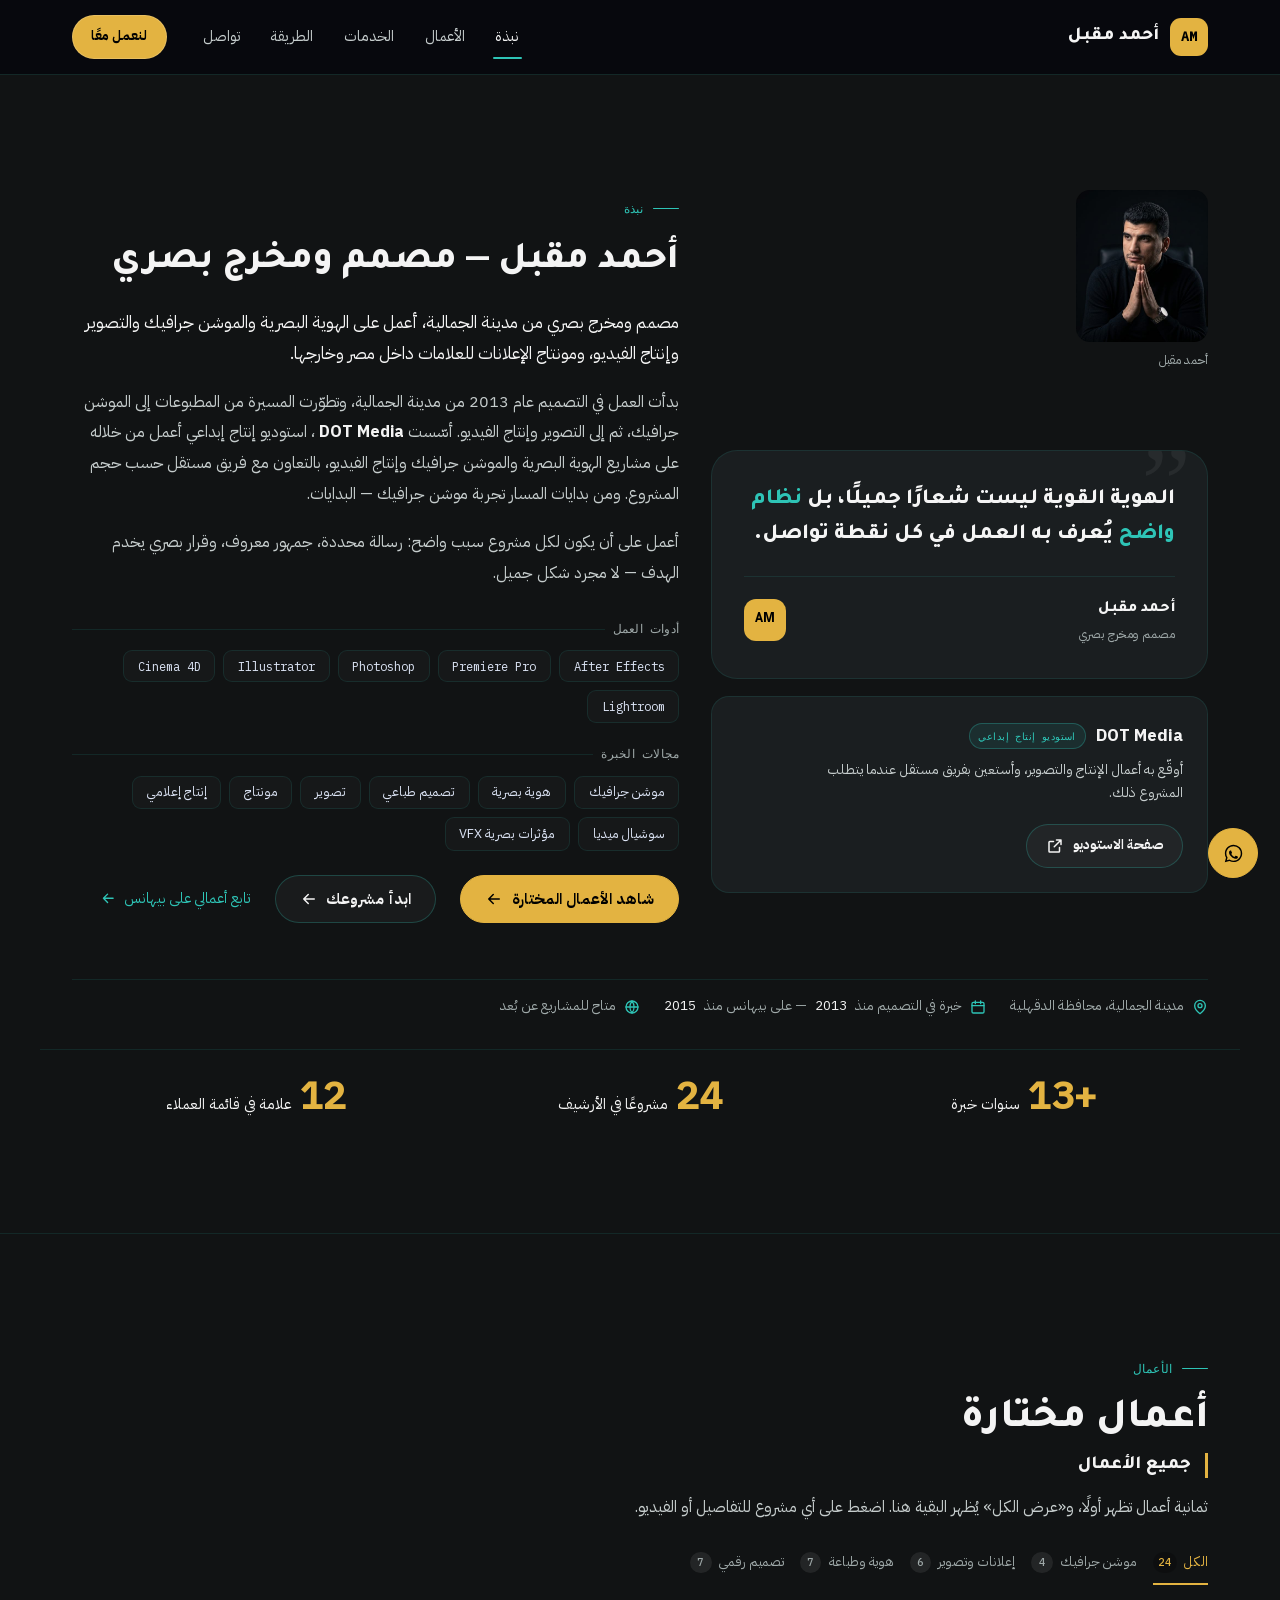
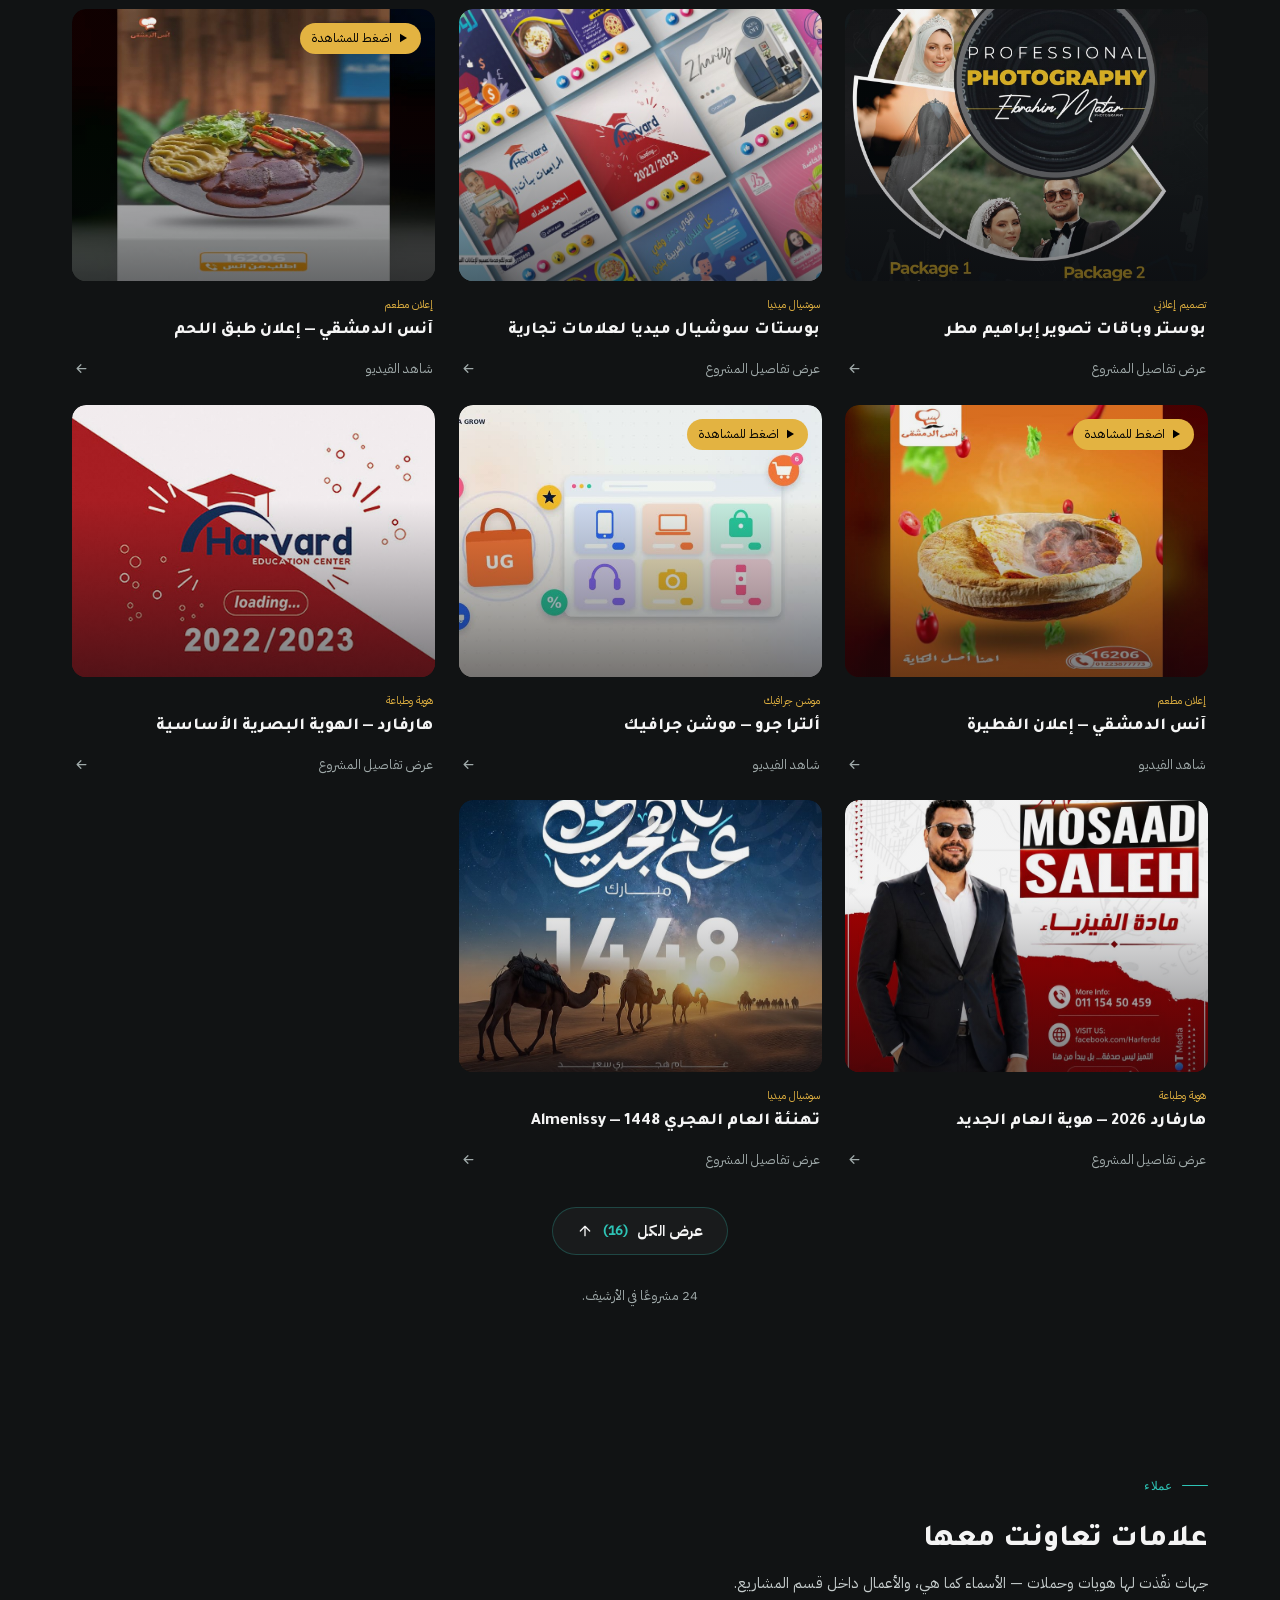
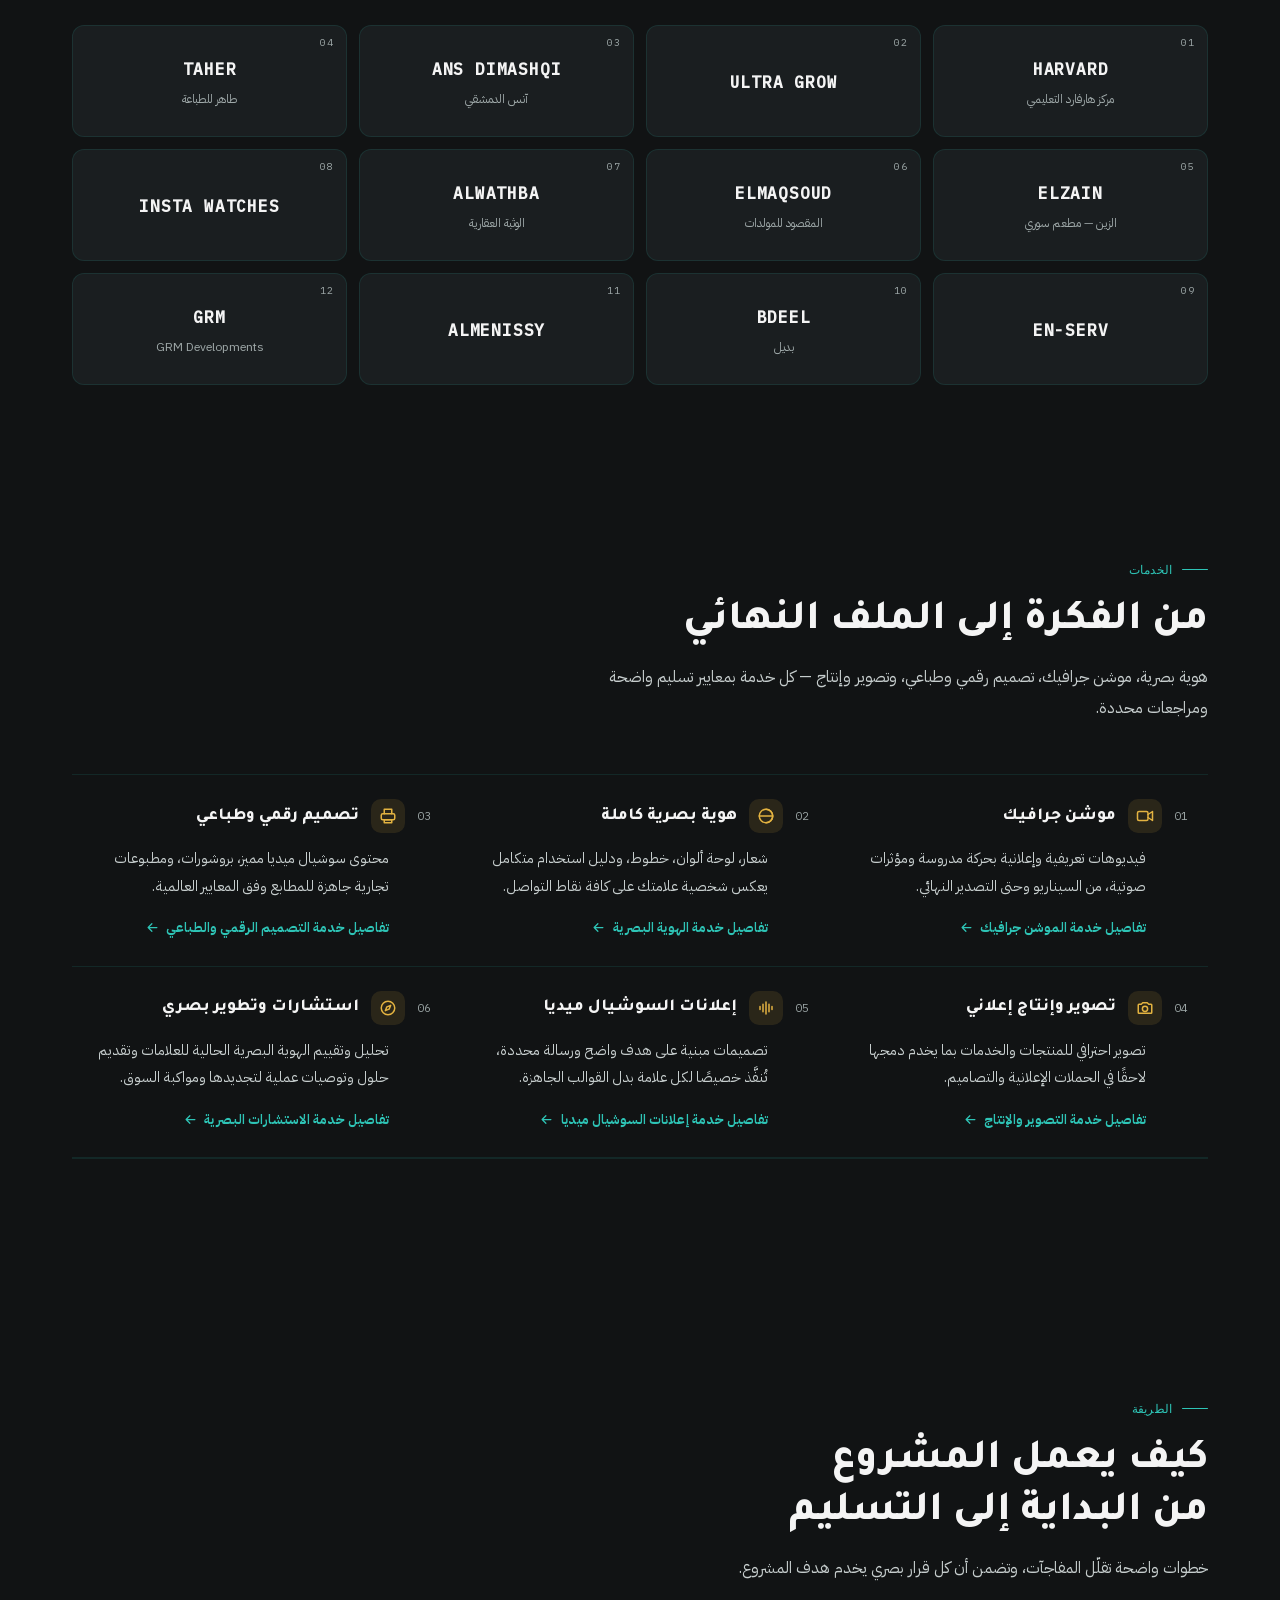
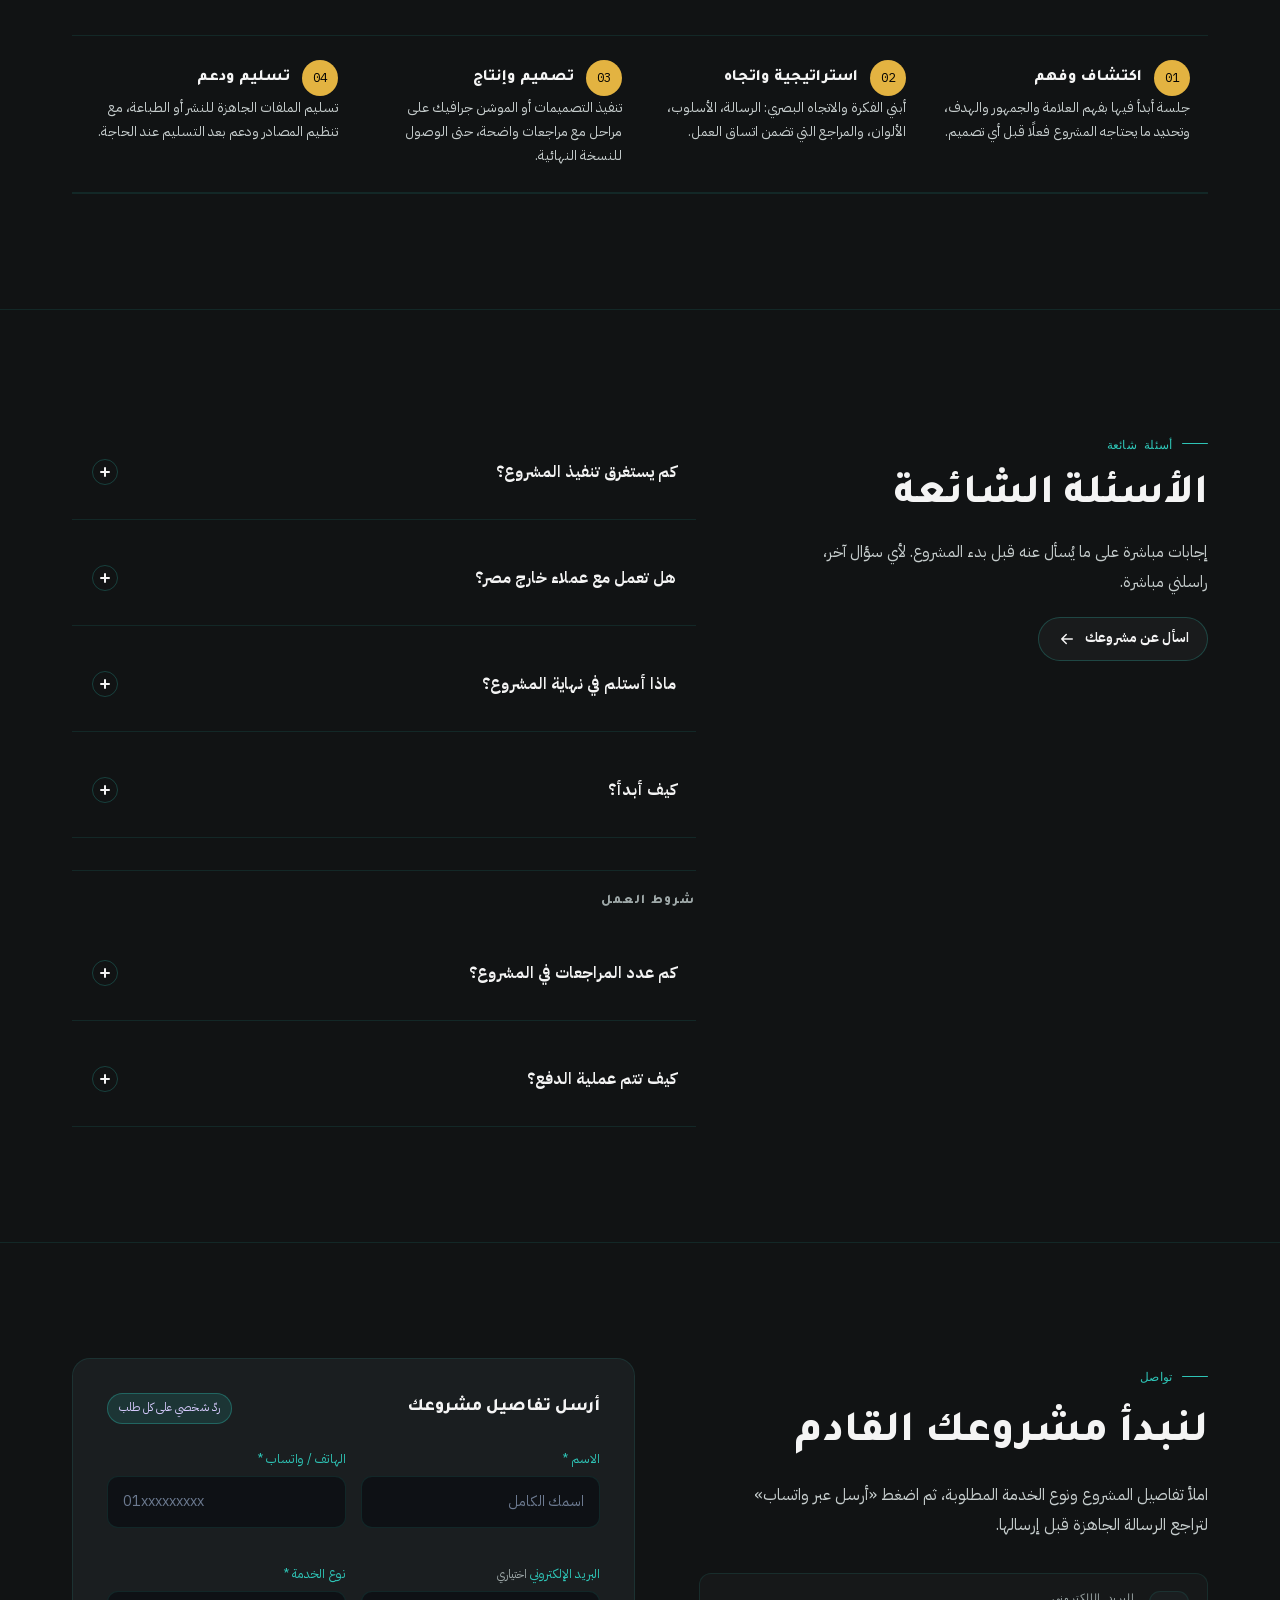
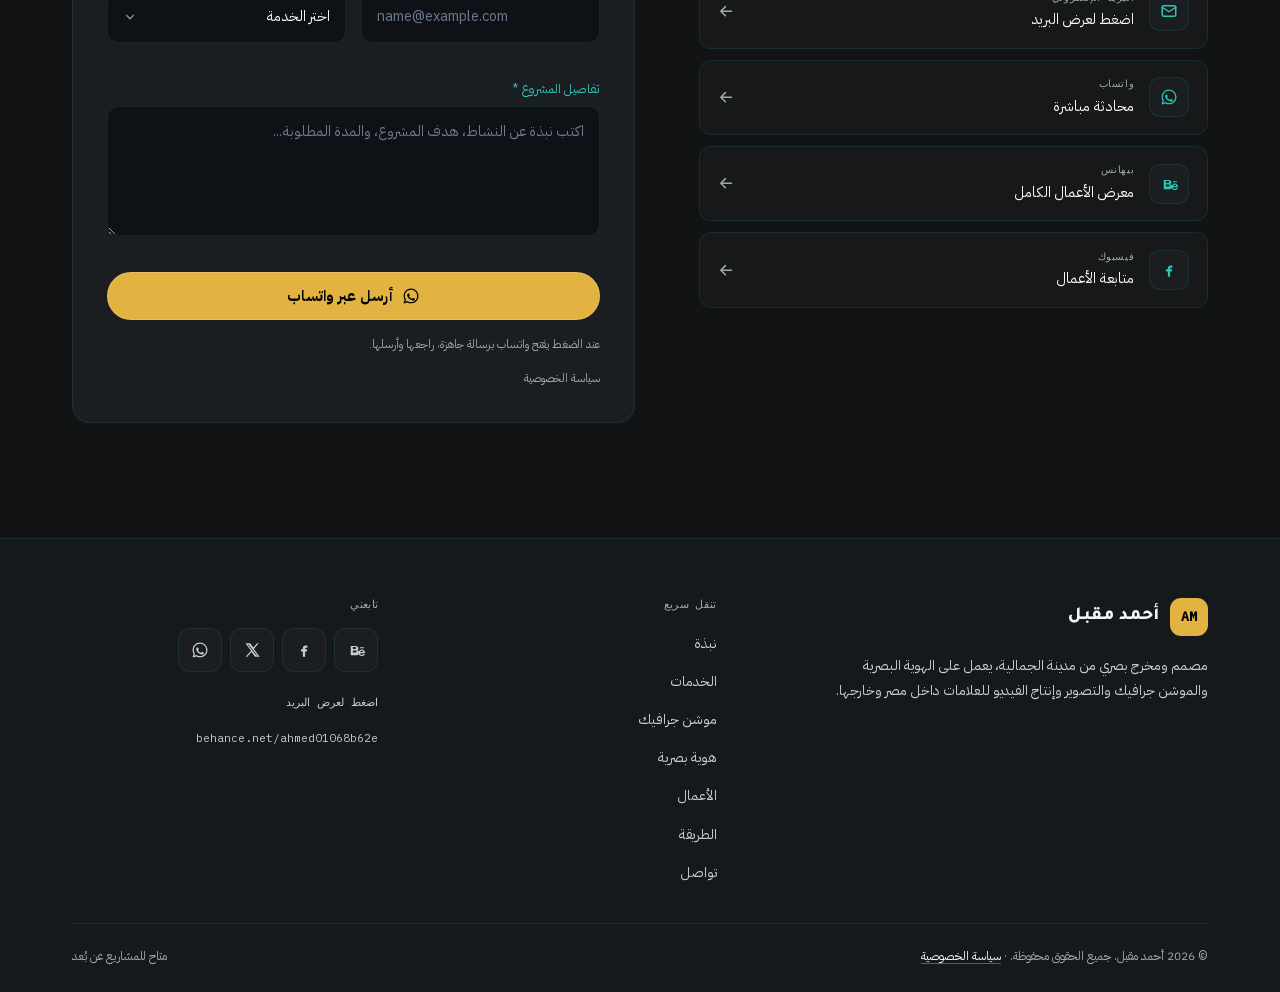
<file: index.html>
<!DOCTYPE html>
<html lang="ar" dir="rtl">
<head>
  <meta charset="UTF-8">
  <meta http-equiv="Content-Security-Policy" content="default-src 'self'; base-uri 'self'; object-src 'none'; script-src 'self'; style-src 'self' 'unsafe-inline'; img-src 'self' data:; font-src 'self' data:; media-src 'self'; frame-src https://www.youtube-nocookie.com; connect-src 'self' https://ahmed-analytics.ahmed01068775125.workers.dev; form-action 'self'; manifest-src 'self'">
  <meta name="referrer" content="strict-origin-when-cross-origin">
  <meta name="robots" content="index, follow, max-image-preview:large">
  <meta name="viewport" content="width=device-width, initial-scale=1, viewport-fit=cover">

  <title>أحمد مقبل — تصميم وموشن جرافيك وتصوير | مصمم ومخرج بصري</title>
  <meta name="description" content="أحمد مقبل، مصمم ومخرج بصري من مدينة الجمالية، محافظة الدقهلية. هويات بصرية، موشن جرافيك، تصوير ومونتاج إعلانات للعلامات داخل مصر وخارجها.">
  <meta name="author" content="أحمد مقبل">
  <meta name="theme-color" content="#111314">
  <meta name="color-scheme" content="dark">
  <link rel="canonical" href="https://ahmedmokbel99.github.io/">
  <link rel="api-catalog" href="https://ahmedmokbel99.github.io/.well-known/api-catalog" type="application/linkset+json">
  <link rel="privacy-policy" href="https://ahmedmokbel99.github.io/privacy.html" type="text/html">
  <link rel="service-doc" href="https://ahmedmokbel99.github.io/docs/api/" type="text/html">
  <link rel="describedby" href="https://ahmedmokbel99.github.io/.well-known/ai-catalog.json" type="application/json">
  <link rel="alternate" type="text/markdown" href="https://ahmedmokbel99.github.io/index.md" hreflang="ar">

  <!-- Icons & manifest -->
  <link rel="icon" type="image/svg+xml" href="assets/favicon.svg">
  <link rel="apple-touch-icon" href="assets/apple-touch-icon.png">
  <link rel="manifest" href="site.webmanifest">

  <!-- Open Graph -->
  <meta property="og:type" content="website">
  <meta property="og:site_name" content="أحمد مقبل">
  <meta property="og:locale" content="ar_EG">
  <meta property="og:url" content="https://ahmedmokbel99.github.io/">
  <meta property="og:title" content="أحمد مقبل — تصميم وموشن جرافيك وتصوير | مصمم ومخرج بصري">
  <meta property="og:description" content="أعمال مختارة في الهوية البصرية والموشن جرافيك والتصوير وإنتاج الفيديو، من مدينة الجمالية، محافظة الدقهلية.">
  <meta property="og:image" content="https://ahmedmokbel99.github.io/assets/og-image.jpg">
  <meta property="og:image:width" content="1200">
  <meta property="og:image:height" content="630">
  <meta property="og:image:type" content="image/jpeg">
  <meta property="og:image:alt" content="أحمد مقبل — تصميم وموشن جرافيك وتصوير">

  <!-- Twitter / X -->
  <meta name="twitter:card" content="summary_large_image">
  <meta name="twitter:url" content="https://ahmedmokbel99.github.io/">
  <meta name="twitter:title" content="أحمد مقبل — تصميم وموشن جرافيك وتصوير | مصمم ومخرج بصري">
  <meta name="twitter:description" content="أعمال مختارة في الهوية البصرية والموشن جرافيك والتصوير وإنتاج الفيديو، من مدينة الجمالية، محافظة الدقهلية.">
  <meta name="twitter:image" content="https://ahmedmokbel99.github.io/assets/og-image.jpg">
  <meta name="twitter:image:alt" content="أحمد مقبل — تصميم وموشن جرافيك وتصوير">

  <!-- Fonts -->
  <link rel="preload" href="assets/fonts/ibm-plex-sans-arabic-400-arabic.woff2" as="font" type="font/woff2" crossorigin>
  <link rel="preload" href="assets/fonts/tajawal-800-arabic.woff2" as="font" type="font/woff2" crossorigin>
<link rel="stylesheet" href="css/style.css?v=18-e9463155">

  <noscript>
    <style>
      [data-reveal] { opacity: 1 !important; transform: none !important; }
      .filters { display: none; }
      .project.is-deferred { display: block; }
    </style>
  </noscript>

  <!-- Structured data -->

  <script src="js/data.js?v=18-e9463155" defer></script>
  <script src="js/main.js?v=18-e9463155" defer></script>
  <script src="js/webmcp.js?v=18-e9463155" defer></script>

  <script type="application/ld+json">
{
  "@context": "https://schema.org",
  "@graph": [
    {
      "@type": "Person",
      "@id": "https://ahmedmokbel99.github.io/#person",
      "name": "أحمد مقبل",
      "jobTitle": "مصمم ومخرج بصري",
      "description": "مصمم ومخرج بصري من مدينة الجمالية، محافظة الدقهلية، ومؤسس DOT Media. استوديو إنتاج إبداعي أسّسته للعمل على مشاريع الهوية والموشن والفيديو، بالتعاون مع فريق مستقل بحسب حجم المشروع.",
      "url": "https://ahmedmokbel99.github.io/",
      "image": "https://ahmedmokbel99.github.io/assets/ahmed-mokbel.jpg",
      "telephone": "+201228084197",
      "address": {
        "@type": "PostalAddress",
        "addressLocality": "مدينة الجمالية",
        "addressRegion": "الدقهلية",
        "addressCountry": "EG"
      },
      "worksFor": {
        "@id": "https://ahmedmokbel99.github.io/#organization",
        "@type": "Organization",
        "name": "DOT Media",
        "description": "استوديو إنتاج إبداعي أسّسته للعمل على مشاريع الهوية والموشن والفيديو، بالتعاون مع فريق مستقل بحسب حجم المشروع.",
        "url": "https://www.facebook.com/profile.php?id=61581319508233"
      },
      "sameAs": [
        "https://www.behance.net/ahmed01068b62e",
        "https://www.facebook.com/profile.php?id=61581319508233",
        "https://x.com/ahmed0106877"
      ],
      "knowsAbout": [
        "موشن جرافيك",
        "هوية بصرية",
        "تصميم طباعي",
        "تصوير",
        "مونتاج",
        "إنتاج إعلامي",
        "سوشيال ميديا",
        "مؤثرات بصرية VFX"
      ]
    },
    {
      "@type": "Organization",
      "@id": "https://ahmedmokbel99.github.io/#organization",
      "name": "DOT Media",
      "description": "استوديو إنتاج إبداعي أسّسته للعمل على مشاريع الهوية والموشن والفيديو، بالتعاون مع فريق مستقل بحسب حجم المشروع.",
      "url": "https://www.facebook.com/profile.php?id=61581319508233",
      "founder": {
        "@id": "https://ahmedmokbel99.github.io/#person"
      }
    },
    {
      "@type": "WebSite",
      "@id": "https://ahmedmokbel99.github.io/#website",
      "url": "https://ahmedmokbel99.github.io/",
      "name": "أحمد مقبل — بورتفوليو",
      "inLanguage": "ar",
      "publisher": {
        "@id": "https://ahmedmokbel99.github.io/#person"
      }
    },
    {
      "@type": [
        "ProfessionalService",
        "LocalBusiness"
      ],
      "@id": "https://ahmedmokbel99.github.io/#service",
      "name": "أحمد مقبل — مصمم ومخرج بصري",
      "description": "أحمد مقبل، مصمم ومخرج بصري من مدينة الجمالية، محافظة الدقهلية. هويات بصرية، موشن جرافيك، تصوير ومونتاج إعلانات للعلامات داخل مصر وخارجها.",
      "url": "https://ahmedmokbel99.github.io/",
      "image": "https://ahmedmokbel99.github.io/assets/og-image.jpg",
      "telephone": "+201228084197",
      "founder": {
        "@id": "https://ahmedmokbel99.github.io/#person"
      },
      "parentOrganization": {
        "@id": "https://ahmedmokbel99.github.io/#organization"
      },
      "address": {
        "@type": "PostalAddress",
        "addressLocality": "مدينة الجمالية",
        "addressRegion": "الدقهلية",
        "addressCountry": "EG"
      },
      "areaServed": [
        {
          "@type": "City",
          "name": "مدينة الجمالية"
        },
        {
          "@type": "Country",
          "name": "مصر"
        },
        {
          "@type": "AdministrativeArea",
          "name": "العالم العربي"
        }
      ],
      "hasOfferCatalog": {
        "@type": "OfferCatalog",
        "name": "خدمات التصميم والموشن جرافيك",
        "itemListElement": [
          {
            "@type": "Offer",
            "itemOffered": {
              "@type": "Service",
              "name": "موشن جرافيك",
              "url": "https://ahmedmokbel99.github.io/motion-graphics.html"
            }
          },
          {
            "@type": "Offer",
            "itemOffered": {
              "@type": "Service",
              "name": "هوية بصرية كاملة",
              "url": "https://ahmedmokbel99.github.io/brand-identity.html"
            }
          },
          {
            "@type": "Offer",
            "itemOffered": {
              "@type": "Service",
              "name": "تصميم رقمي وطباعي",
              "url": "https://ahmedmokbel99.github.io/digital-print.html"
            }
          },
          {
            "@type": "Offer",
            "itemOffered": {
              "@type": "Service",
              "name": "تصوير وإنتاج إعلاني",
              "url": "https://ahmedmokbel99.github.io/photo-production.html"
            }
          },
          {
            "@type": "Offer",
            "itemOffered": {
              "@type": "Service",
              "name": "إعلانات السوشيال ميديا",
              "url": "https://ahmedmokbel99.github.io/social-media-ads.html"
            }
          },
          {
            "@type": "Offer",
            "itemOffered": {
              "@type": "Service",
              "name": "استشارات وتطوير بصري",
              "url": "https://ahmedmokbel99.github.io/brand-consulting.html"
            }
          }
        ]
      }
    },
    {
      "@type": "FAQPage",
      "@id": "https://ahmedmokbel99.github.io/#faq",
      "mainEntity": [
        {
          "@type": "Question",
          "name": "كم يستغرق تنفيذ المشروع؟",
          "acceptedAnswer": {
            "@type": "Answer",
            "text": "تُحدد المدة بعد جلسة الاكتشاف بحسب نطاق العمل وعدد المراجعات. يصلك جدول زمني واضح قبل بدء التنفيذ، مع نقاط مراجعة محددة."
          }
        },
        {
          "@type": "Question",
          "name": "هل تعمل مع عملاء خارج مصر؟",
          "acceptedAnswer": {
            "@type": "Answer",
            "text": "نعم. أعمل عن بُعد مع عملاء داخل مصر وخارجها، والتواصل عبر واتساب أو البريد الإلكتروني، مع اجتماعات أونلاين عند الحاجة."
          }
        },
        {
          "@type": "Question",
          "name": "ماذا أستلم في نهاية المشروع؟",
          "acceptedAnswer": {
            "@type": "Answer",
            "text": "ملفات جاهزة للنشر أو الطباعة، ودليل استخدام مبسّط عند تسليم هوية بصرية كاملة."
          }
        },
        {
          "@type": "Question",
          "name": "كيف أبدأ؟",
          "acceptedAnswer": {
            "@type": "Answer",
            "text": "أرسل تفاصيل مشروعك من النموذج أو واتساب: النشاط، الهدف، والخدمة المطلوبة. سأعود إليك لتحديد الخطوة التالية والموعد المناسب."
          }
        },
        {
          "@type": "Question",
          "name": "كم عدد المراجعات في المشروع؟",
          "acceptedAnswer": {
            "@type": "Answer",
            "text": "جولتان للمراجعة داخل نطاق العمل المتفق عليه. أي تغيير في الاتجاه بعد اعتماد النسخة النهائية يُحسب كمرحلة إضافية بسعر منفصل، ويُوضح كتابةً قبل البدء."
          }
        },
        {
          "@type": "Question",
          "name": "كيف تتم عملية الدفع؟",
          "acceptedAnswer": {
            "@type": "Answer",
            "text": "الدفع على دفعتين: مقدمة عند بدء العمل، والباقي عند التسليم. تُحدد وسيلة التحويل في عرض السعر، ويصلك إيصال بكل دفعة."
          }
        }
      ]
    },
    {
      "@type": "ItemList",
      "@id": "https://ahmedmokbel99.github.io/#work",
      "name": "مشاريع مختارة",
      "numberOfItems": 24,
      "itemListElement": [
        {
          "@type": "ListItem",
          "position": 1,
          "item": {
            "@type": "CreativeWork",
            "name": "بوستر وباقات تصوير إبراهيم مطر",
            "url": "https://ahmedmokbel99.github.io/#project-f26",
            "genre": "تصميم إعلاني",
            "description": "🎯 صناعة الهوية البصرية والعروض الترويجية لخدمات التصوير الفوتوغرافي\n\nتصميم بوستر إعلاني وترويجي متكامل لصالح المصور المحترف \"إبراهيم مطر\" لعرض باقات وتفاصيل تصوير حفلات الزفاف والمناسبات. تم التركيز على دمج لقطات حية من أعماله في إطار هندسي يحاكي عدسة الكاميرا، مع تنظيم ذكي ومقروء للباقات والأسعار لجذب الجمهور المستهدف وتحفيز الحجز المباشر.",
            "image": "https://ahmedmokbel99.github.io/assets/projects/project-f26.jpg"
          }
        },
        {
          "@type": "ListItem",
          "position": 2,
          "item": {
            "@type": "CreativeWork",
            "name": "بوستات سوشيال ميديا لعلامات تجارية",
            "url": "https://ahmedmokbel99.github.io/#project-f25",
            "genre": "سوشيال ميديا",
            "description": "🎯 صناعة الهوية البصرية وتصميم حملات رقمية مبتكرة\n\nمجموعة من تصاميم السوشيال ميديا الإبداعية التي تم العمل عليها بعناية لعدة قطاعات حيوية (تعليمية، تجارية، طبية، ومطاعم)، بهدف تحويل الأفكار والخدمات إلى رسائل بصرية جذابة تؤسس لحضور رقمي قوي، ووتُستخدم في المنشورات والحملات على منصات التواصل المختلفة.",
            "image": "https://ahmedmokbel99.github.io/assets/projects/project-f25.jpg"
          }
        },
        {
          "@type": "ListItem",
          "position": 3,
          "item": {
            "@type": "CreativeWork",
            "name": "آنس الدمشقي — إعلان طبق اللحم",
            "url": "https://ahmedmokbel99.github.io/#project-f03",
            "genre": "إعلان مطعم",
            "description": "إعلان طعام لمطعم «آنس الدمشقي»: تصوير للطبق بإضاءة دافئة تُبرز تفاصيل اللحم والصوص والخضار، وينتهي برقم الطلب — إنتاج DOT Media.",
            "image": "https://ahmedmokbel99.github.io/assets/projects/ans-dimashqi-steak-ad.jpg"
          }
        },
        {
          "@type": "ListItem",
          "position": 4,
          "item": {
            "@type": "CreativeWork",
            "name": "آنس الدمشقي — إعلان الفطيرة",
            "url": "https://ahmedmokbel99.github.io/#project-f21",
            "genre": "إعلان مطعم",
            "description": "إعلان طعام ثانٍ لمطعم «آنس الدمشقي»: الفطيرة باللحم والمكونات المتطايرة حولها على خلفية برتقالية، بأسلوب دعائي مباشر ينتهي برقم الطلب.",
            "image": "https://ahmedmokbel99.github.io/assets/projects/ans-dimashqi-pie-ad.jpg"
          }
        },
        {
          "@type": "ListItem",
          "position": 5,
          "item": {
            "@type": "CreativeWork",
            "name": "ألترا جرو — موشن جرافيك",
            "url": "https://ahmedmokbel99.github.io/#project-f27",
            "genre": "موشن جرافيك",
            "description": "فيديو موشن جرافيك إبداعي متكامل تم إنتاجه لصالح منصة \"ألترا جرو\" (Ultra Grow) لحلول النمو والدعم الرقمي للأعمال. يهدف الفيديو إلى تبسيط خدمات المنصة، واستعراض كيف يمكن لـ \"Ultra Grow\" أن تكون شريكًا لرواد الأعمال والشركات للتوسع والانتشار، من خلال قصة بصرية تدمج التحريك السلس، والشخصيات المبتكرة، والتعليق الصوتي الحماسي بأسلوب واضح وجذاب",
            "image": "https://ahmedmokbel99.github.io/assets/projects/ultra-grow-cover.jpg"
          }
        },
        {
          "@type": "ListItem",
          "position": 6,
          "item": {
            "@type": "CreativeWork",
            "name": "هارفارد — الهوية البصرية الأساسية",
            "url": "https://ahmedmokbel99.github.io/#project-f06",
            "genre": "هوية وطباعة",
            "description": "هوية بصرية لمركز هارفارد التعليمي، مبنية على الوضوح والثقة وسهولة التطبيق في المطبوعات والرقمي.",
            "sameAs": "https://www.behance.net/gallery/148210723/_",
            "image": "https://ahmedmokbel99.github.io/assets/projects/harvard-education-center-brand.jpg"
          }
        },
        {
          "@type": "ListItem",
          "position": 7,
          "item": {
            "@type": "CreativeWork",
            "name": "هارفارد 2026 — هوية العام الجديد",
            "url": "https://ahmedmokbel99.github.io/#project-f24",
            "genre": "هوية وطباعة",
            "description": "هوية بصرية لمركز هارفارد التعليمي، مبنية على الوضوح والثقة وسهولة التطبيق في المطبوعات والرقمي. 2026",
            "image": "https://ahmedmokbel99.github.io/assets/projects/harvard-2026-new-year-identity.jpg"
          }
        },
        {
          "@type": "ListItem",
          "position": 8,
          "item": {
            "@type": "CreativeWork",
            "name": "تهنئة العام الهجري 1448 — Almenissy",
            "url": "https://ahmedmokbel99.github.io/#project-f22",
            "genre": "سوشيال ميديا",
            "description": "تصميم تهنئة بمناسبة العام الهجري الجديد 1448 لعلامة Almenissy Ideas & Solutions: الخط العربي يملأ المساحة العلوية، وتحته الرقم 1448 كعنصر بصري، مع قافلة جمال في صحراء تحت سماء نجوم.",
            "image": "https://ahmedmokbel99.github.io/assets/projects/almenissy-hijri-1448-greeting.jpg"
          }
        },
        {
          "@type": "ListItem",
          "position": 9,
          "item": {
            "@type": "CreativeWork",
            "name": "تهنئة العام الهجري 1448 — GRM Developments",
            "url": "https://ahmedmokbel99.github.io/#project-f23",
            "genre": "سوشيال ميديا",
            "description": "تصميم تهنئة بالعام الهجري الجديد 1448 لشركة GRM Developments: هلال في سماء ليلية، وقوس أزرق يحتضن الخط العربي والرقم، وقافلة على الجمال تكمل المشهد في المقدمة.",
            "image": "https://ahmedmokbel99.github.io/assets/projects/grm-hijri-1448-greeting.jpg"
          }
        },
        {
          "@type": "ListItem",
          "position": 10,
          "item": {
            "@type": "CreativeWork",
            "name": "مختارات سوشيال ميديا — تغذية بصرية",
            "url": "https://ahmedmokbel99.github.io/#project-f09",
            "genre": "تصميم رقمي",
            "description": "مجموعة تصميمات رقمية متنوعة أُنتجت لعلامات ومناسبات مختلفة، تجمع بين الوضوح والجاذبية البصرية.",
            "sameAs": "https://www.behance.net/gallery/228287151/_",
            "image": "https://ahmedmokbel99.github.io/assets/projects/social-media-design-collection.jpg"
          }
        },
        {
          "@type": "ListItem",
          "position": 11,
          "item": {
            "@type": "CreativeWork",
            "name": "بوابة القبول",
            "url": "https://ahmedmokbel99.github.io/#project-f13",
            "genre": "تصميم طباعي",
            "description": "تصميم رول أب لبوابة القبول للالتحاق بالجامعات، يجمع بين الهوية الأكاديمية والوضوح المعلوماتي في قطعة طباعية واحدة.",
            "image": "https://ahmedmokbel99.github.io/assets/projects/admission-gateway-rollup.jpg"
          }
        },
        {
          "@type": "ListItem",
          "position": 12,
          "item": {
            "@type": "CreativeWork",
            "name": "حقن فيلر",
            "url": "https://ahmedmokbel99.github.io/#project-f10",
            "genre": "تصميم رقمي",
            "description": "تصميم إعلاني لخدمة حقن الفيلر للدكتورة لينا بعّاد، بأسلوب ناعم يعتمد على درجات الوردي وعناصر الطبيعة.",
            "sameAs": "https://www.behance.net/gallery/194077395/_",
            "image": "https://ahmedmokbel99.github.io/assets/projects/filler-injection-ad-design.jpg"
          }
        },
        {
          "@type": "ListItem",
          "position": 13,
          "item": {
            "@type": "CreativeWork",
            "name": "ULTRA GROW — تغليف المنتجات",
            "url": "https://ahmedmokbel99.github.io/#project-f07",
            "genre": "هوية وطباعة",
            "description": "هوية بصرية وتغليف لعلامة ULTRA GROW بأسلوب عصري جريء يمنح المنتج حضورًا واضحًا على الرف.",
            "sameAs": "https://www.behance.net/gallery/148215371/ULTRA-GROW",
            "image": "https://ahmedmokbel99.github.io/assets/projects/ultra-grow-brand-packaging.jpg"
          }
        },
        {
          "@type": "ListItem",
          "position": 14,
          "item": {
            "@type": "CreativeWork",
            "name": "يوم التأسيس السعودي",
            "url": "https://ahmedmokbel99.github.io/#project-f01",
            "genre": "موشن جرافيك",
            "description": "عمل بصري بمناسبة يوم التأسيس السعودي لصالح TECHIFAY، يجمع بين التراث السعودي والهوية الخضراء والذهبية في تكوين مهيب.",
            "sameAs": "https://www.behance.net/gallery/244580859/_",
            "image": "https://ahmedmokbel99.github.io/assets/projects/saudi-founding-day-motion-graphic.jpg"
          }
        },
        {
          "@type": "ListItem",
          "position": 15,
          "item": {
            "@type": "CreativeWork",
            "name": "INSTA WATCHES",
            "url": "https://ahmedmokbel99.github.io/#project-f11",
            "genre": "تصميم رقمي",
            "description": "تصميمات رقمية لعلامة ساعات، تركّز على إبراز المنتج بإضاءة وتفاصيل فاخرة.",
            "sameAs": "https://www.behance.net/gallery/175994775/INSTA-WATCHES",
            "image": "https://ahmedmokbel99.github.io/assets/projects/insta-watches-ad-design.jpg"
          }
        },
        {
          "@type": "ListItem",
          "position": 16,
          "item": {
            "@type": "CreativeWork",
            "name": "EN-SERV — تحريك شعار",
            "url": "https://ahmedmokbel99.github.io/#project-f16",
            "genre": "تحريك شعار",
            "description": "تحريك شعار EN-SERV: مونوجرام هندسي يتبلور من خطوط ضوئية على خلفية داكنة، وينتهي بظهور الاسم في مشهد إغلاق نظيف.",
            "image": "https://ahmedmokbel99.github.io/assets/projects/en-serv-logo-animation.jpg"
          }
        },
        {
          "@type": "ListItem",
          "position": 17,
          "item": {
            "@type": "CreativeWork",
            "name": "الوثبة العقارية — مشروع سكني",
            "url": "https://ahmedmokbel99.github.io/#project-f20",
            "genre": "إعلان عقاري",
            "description": "إعلان لمشروع سكني لشركة «الوثبة» العقارية: جولة بصرية على واجهات المبنى وتفاصيله، بإطار جرافيكي وخلفية داكنة تُبرز الهوية.",
            "image": "https://ahmedmokbel99.github.io/assets/projects/alwathba-real-estate-ad.jpg"
          }
        },
        {
          "@type": "ListItem",
          "position": 18,
          "item": {
            "@type": "CreativeWork",
            "name": "بديل — إعلان سيارة",
            "url": "https://ahmedmokbel99.github.io/#project-f19",
            "genre": "إعلان سيارات",
            "description": "إعلان سيارة لعلامة «بديل» بأسلوب سينمائي: إضاءة درامية، حركة كاميرا قريبة، وخلفية خطوط ضوئية تمنح المشهد إحساسًا بالسرعة والفخامة.",
            "image": "https://ahmedmokbel99.github.io/assets/projects/bdeel-car-ad.jpg"
          }
        },
        {
          "@type": "ListItem",
          "position": 19,
          "item": {
            "@type": "CreativeWork",
            "name": "المقصود للمولدات — إعلان الشركة",
            "url": "https://ahmedmokbel99.github.io/#project-f18",
            "genre": "إعلان شركة",
            "description": "إعلان شركة المقصود لتوريد المولدات: عرض للمعدات ولوحات التحكم في تكوين ثلاثي الأبعاد يعرّف بالخدمة ويختم برابط الموقع.",
            "image": "https://ahmedmokbel99.github.io/assets/projects/elmaqsoud-generators-ad.jpg"
          }
        },
        {
          "@type": "ListItem",
          "position": 20,
          "item": {
            "@type": "CreativeWork",
            "name": "الزين — مطعم سوري",
            "url": "https://ahmedmokbel99.github.io/#project-f17",
            "genre": "تصوير ومونتاج",
            "description": "فيديو تعريفي لمطعم «الزين» السوري: لقطات من داخل المطعم تبرز الشيف والطبق الرئيسي والهوية الحمراء، بمونتاج سريع مناسب للسوشيال ميديا.",
            "image": "https://ahmedmokbel99.github.io/assets/projects/elzain-restaurant-video.jpg"
          }
        },
        {
          "@type": "ListItem",
          "position": 21,
          "item": {
            "@type": "CreativeWork",
            "name": "ألهاكم التكاثر — الشيخ أمجد سمير",
            "url": "https://ahmedmokbel99.github.io/#project-f15",
            "genre": "موشن جرافيك",
            "description": "عمل موشن جرافيك بعنوان «ألهاكم التكاثر» للشيخ أمجد سمير، يجسّد المعنى في مشاهد متتابعة: الجري خلف المال، ثم الثراء والاستقرار، ثم لحظة الصفاء والرجوع — بأسلوب ثلاثي الأبعاد وإضاءة دافئة.",
            "image": "https://ahmedmokbel99.github.io/assets/projects/alhakum-altakathur-motion.jpg"
          }
        },
        {
          "@type": "ListItem",
          "position": 22,
          "item": {
            "@type": "CreativeWork",
            "name": "البدايات — ياسر الحزيمي",
            "url": "https://ahmedmokbel99.github.io/#project-f14",
            "genre": "موشن جرافيك",
            "description": "فيلم موشن جرافيك قصير بعنوان «البدايات» يقدّم الفكرة بأسلوب رسومي دافئ: شخصية تشكّل إناءً من الطين، في بناء بصري هادئ يرمز إلى بداية الطريق وصناعة الشيء باليد.",
            "image": "https://ahmedmokbel99.github.io/assets/projects/beginnings-motion-graphic.jpg"
          }
        },
        {
          "@type": "ListItem",
          "position": 23,
          "item": {
            "@type": "CreativeWork",
            "name": "طاهر للطباعة",
            "url": "https://ahmedmokbel99.github.io/#project-f05",
            "genre": "هوية وطباعة",
            "description": "هوية بصرية وتصميمات طباعية لمطبعة طاهر، تشمل الشعار والمطبوعات وتطبيقات الهوية.",
            "sameAs": "https://www.behance.net/gallery/128103663/_",
            "image": "https://ahmedmokbel99.github.io/assets/projects/taher-printing-brand-identity.jpg"
          }
        },
        {
          "@type": "ListItem",
          "position": 24,
          "item": {
            "@type": "CreativeWork",
            "name": "ULTRA GROW — النظام البصري",
            "url": "https://ahmedmokbel99.github.io/#project-f08",
            "genre": "هوية وطباعة",
            "description": "تطوير للنظام البصري لعلامة ULTRA GROW وتوسيع تطبيقاته عبر مختلف نقاط التواصل.",
            "sameAs": "https://www.behance.net/gallery/194077839/ULTRA-GROW-2",
            "image": "https://ahmedmokbel99.github.io/assets/projects/ultra-grow-2-brand-system.jpg"
          }
        }
      ]
    },
    {
      "@type": "VideoObject",
      "@id": "https://ahmedmokbel99.github.io/#video-f03",
      "name": "آنس الدمشقي — إعلان طبق اللحم",
      "description": "إعلان طعام لمطعم «آنس الدمشقي»: تصوير للطبق بإضاءة دافئة تُبرز تفاصيل اللحم والصوص والخضار، وينتهي برقم الطلب — إنتاج DOT Media.",
      "thumbnailUrl": "https://ahmedmokbel99.github.io/assets/projects/ans-dimashqi-steak-ad.jpg",
      "contentUrl": "https://ahmedmokbel99.github.io/assets/projects/f03_ans-dimashqi-steak.mp4",
      "uploadDate": "2026-11-04T00:00:00Z",
      "inLanguage": "ar",
      "url": "https://ahmedmokbel99.github.io/#project-f03"
    },
    {
      "@type": "VideoObject",
      "@id": "https://ahmedmokbel99.github.io/#video-f21",
      "name": "آنس الدمشقي — إعلان الفطيرة",
      "description": "إعلان طعام ثانٍ لمطعم «آنس الدمشقي»: الفطيرة باللحم والمكونات المتطايرة حولها على خلفية برتقالية، بأسلوب دعائي مباشر ينتهي برقم الطلب.",
      "thumbnailUrl": "https://ahmedmokbel99.github.io/assets/projects/ans-dimashqi-pie-ad.jpg",
      "contentUrl": "https://ahmedmokbel99.github.io/assets/projects/f21_ans-dimashqi-pie.mp4",
      "uploadDate": "2026-11-04T00:00:00Z",
      "inLanguage": "ar",
      "url": "https://ahmedmokbel99.github.io/#project-f21"
    },
    {
      "@type": "VideoObject",
      "@id": "https://ahmedmokbel99.github.io/#video-f27",
      "name": "ألترا جرو — موشن جرافيك",
      "description": "فيديو موشن جرافيك إبداعي متكامل تم إنتاجه لصالح منصة \"ألترا جرو\" (Ultra Grow) لحلول النمو والدعم الرقمي للأعمال. يهدف الفيديو إلى تبسيط خدمات المنصة، واستعراض كيف يمكن لـ \"Ultra Grow\" أن تكون شريكًا لرواد الأعمال والشركات للتوسع والانتشار، من خلال قصة بصرية تدمج التحريك السلس، والشخصيات المبتكرة، والتعليق الصوتي الحماسي بأسلوب واضح وجذاب",
      "thumbnailUrl": "https://ahmedmokbel99.github.io/assets/projects/ultra-grow-cover.jpg",
      "contentUrl": "https://ahmedmokbel99.github.io/assets/projects/ultra-grow.mp4",
      "uploadDate": "2026-11-22T15:04:54.685Z",
      "inLanguage": "ar",
      "url": "https://ahmedmokbel99.github.io/#project-f27"
    },
    {
      "@type": "VideoObject",
      "@id": "https://ahmedmokbel99.github.io/#video-f16",
      "name": "EN-SERV — تحريك شعار",
      "description": "تحريك شعار EN-SERV: مونوجرام هندسي يتبلور من خطوط ضوئية على خلفية داكنة، وينتهي بظهور الاسم في مشهد إغلاق نظيف.",
      "thumbnailUrl": "https://ahmedmokbel99.github.io/assets/projects/en-serv-logo-animation.jpg",
      "contentUrl": "https://ahmedmokbel99.github.io/assets/projects/f16_logo-reveal.mp4",
      "uploadDate": "2026-11-04T00:00:00Z",
      "inLanguage": "ar",
      "url": "https://ahmedmokbel99.github.io/#project-f16"
    },
    {
      "@type": "VideoObject",
      "@id": "https://ahmedmokbel99.github.io/#video-f20",
      "name": "الوثبة العقارية — مشروع سكني",
      "description": "إعلان لمشروع سكني لشركة «الوثبة» العقارية: جولة بصرية على واجهات المبنى وتفاصيله، بإطار جرافيكي وخلفية داكنة تُبرز الهوية.",
      "thumbnailUrl": "https://ahmedmokbel99.github.io/assets/projects/alwathba-real-estate-ad.jpg",
      "contentUrl": "https://ahmedmokbel99.github.io/assets/projects/f20_alwathba-building.mp4",
      "uploadDate": "2026-11-04T00:00:00Z",
      "inLanguage": "ar",
      "url": "https://ahmedmokbel99.github.io/#project-f20"
    },
    {
      "@type": "VideoObject",
      "@id": "https://ahmedmokbel99.github.io/#video-f19",
      "name": "بديل — إعلان سيارة",
      "description": "إعلان سيارة لعلامة «بديل» بأسلوب سينمائي: إضاءة درامية، حركة كاميرا قريبة، وخلفية خطوط ضوئية تمنح المشهد إحساسًا بالسرعة والفخامة.",
      "thumbnailUrl": "https://ahmedmokbel99.github.io/assets/projects/bdeel-car-ad.jpg",
      "contentUrl": "https://ahmedmokbel99.github.io/assets/projects/f19_bdeel-car.mp4",
      "uploadDate": "2026-11-04T00:00:00Z",
      "inLanguage": "ar",
      "url": "https://ahmedmokbel99.github.io/#project-f19"
    },
    {
      "@type": "VideoObject",
      "@id": "https://ahmedmokbel99.github.io/#video-f18",
      "name": "المقصود للمولدات — إعلان الشركة",
      "description": "إعلان شركة المقصود لتوريد المولدات: عرض للمعدات ولوحات التحكم في تكوين ثلاثي الأبعاد يعرّف بالخدمة ويختم برابط الموقع.",
      "thumbnailUrl": "https://ahmedmokbel99.github.io/assets/projects/elmaqsoud-generators-ad.jpg",
      "contentUrl": "https://ahmedmokbel99.github.io/assets/projects/f18_elmaqsoud-generators.mp4",
      "uploadDate": "2026-11-04T00:00:00Z",
      "inLanguage": "ar",
      "url": "https://ahmedmokbel99.github.io/#project-f18"
    },
    {
      "@type": "VideoObject",
      "@id": "https://ahmedmokbel99.github.io/#video-f17",
      "name": "الزين — مطعم سوري",
      "description": "فيديو تعريفي لمطعم «الزين» السوري: لقطات من داخل المطعم تبرز الشيف والطبق الرئيسي والهوية الحمراء، بمونتاج سريع مناسب للسوشيال ميديا.",
      "thumbnailUrl": "https://ahmedmokbel99.github.io/assets/projects/elzain-restaurant-video.jpg",
      "contentUrl": "https://ahmedmokbel99.github.io/assets/projects/f17_elzain-restaurant.mp4",
      "uploadDate": "2026-11-04T00:00:00Z",
      "inLanguage": "ar",
      "url": "https://ahmedmokbel99.github.io/#project-f17"
    },
    {
      "@type": "VideoObject",
      "@id": "https://ahmedmokbel99.github.io/#video-f15",
      "name": "ألهاكم التكاثر — الشيخ أمجد سمير",
      "description": "عمل موشن جرافيك بعنوان «ألهاكم التكاثر» للشيخ أمجد سمير، يجسّد المعنى في مشاهد متتابعة: الجري خلف المال، ثم الثراء والاستقرار، ثم لحظة الصفاء والرجوع — بأسلوب ثلاثي الأبعاد وإضاءة دافئة.",
      "thumbnailUrl": "https://ahmedmokbel99.github.io/assets/projects/alhakum-altakathur-motion.jpg",
      "contentUrl": "https://ahmedmokbel99.github.io/assets/projects/f15_alhakum-altakathur.mp4",
      "uploadDate": "2026-11-04T00:00:00Z",
      "inLanguage": "ar",
      "url": "https://ahmedmokbel99.github.io/#project-f15"
    },
    {
      "@type": "VideoObject",
      "@id": "https://ahmedmokbel99.github.io/#video-f14",
      "name": "البدايات — ياسر الحزيمي",
      "description": "فيلم موشن جرافيك قصير بعنوان «البدايات» يقدّم الفكرة بأسلوب رسومي دافئ: شخصية تشكّل إناءً من الطين، في بناء بصري هادئ يرمز إلى بداية الطريق وصناعة الشيء باليد.",
      "thumbnailUrl": "https://ahmedmokbel99.github.io/assets/projects/beginnings-motion-graphic.jpg",
      "contentUrl": "https://ahmedmokbel99.github.io/assets/projects/f14_beginnings-yasser.mp4",
      "uploadDate": "2026-10-31T00:00:00Z",
      "inLanguage": "ar",
      "url": "https://ahmedmokbel99.github.io/#project-f14"
    }
  ]
}
  </script>
</head>
<body>

  <a class="skip-link" href="#main">تخطَّ إلى المحتوى</a>

  <!-- SVG sprite -->
  <svg class="svg-sprite" xmlns="http://www.w3.org/2000/svg" aria-hidden="true" focusable="false">
    <symbol id="i-menu" viewBox="0 0 24 24">
      <path d="M4 7h16M4 12h16M4 17h16"/>
    </symbol>
    <symbol id="i-close" viewBox="0 0 24 24">
      <path d="M6 6l12 12M18 6 6 18"/>
    </symbol>
    <symbol id="i-arrow-left" viewBox="0 0 24 24">
      <path d="M19 12H5M11 18l-6-6 6-6"/>
    </symbol>
    <symbol id="i-arrow-right" viewBox="0 0 24 24">
      <path d="M5 12h14M13 6l6 6-6 6"/>
    </symbol>
    <symbol id="i-arrow-up" viewBox="0 0 24 24">
      <path d="M12 19V5M5 12l7-7 7 7"/>
    </symbol>
    <symbol id="i-arrow-down" viewBox="0 0 24 24">
      <path d="M12 5v14M5 12l7 7 7-7"/>
    </symbol>
    <symbol id="i-external" viewBox="0 0 24 24">
      <path d="M14 4h6v6M20 4l-9 9M18 14v5a1 1 0 0 1-1 1H5a1 1 0 0 1-1-1V7a1 1 0 0 1 1-1h5"/>
    </symbol>
    <symbol id="i-expand" viewBox="0 0 24 24">
      <path d="M9 4H4v5M15 4h5v5M15 20h5v-5M9 20H4v-5"/>
    </symbol>
    <symbol id="i-mail" viewBox="0 0 24 24">
      <rect x="3" y="5" width="18" height="14" rx="2"/>
      <path d="m3 7 9 6 9-6"/>
    </symbol>
    <symbol id="i-pin" viewBox="0 0 24 24">
      <path d="M20 10c0 6-8 12-8 12s-8-6-8-12a8 8 0 0 1 16 0Z"/>
      <circle cx="12" cy="10" r="3"/>
    </symbol>
    <symbol id="i-calendar" viewBox="0 0 24 24">
      <rect x="3" y="5" width="18" height="16" rx="2"/>
      <path d="M3 10h18M8 3v4M16 3v4"/>
    </symbol>
    <symbol id="i-globe" viewBox="0 0 24 24">
      <circle cx="12" cy="12" r="9"/>
      <path d="M3 12h18M12 3a15 15 0 0 1 0 18 15 15 0 0 1 0-18"/>
    </symbol>
    <symbol id="i-play" viewBox="0 0 24 24">
      <path d="M6 3.5 20 12 6 20.5Z"/>
    </symbol>
    <symbol id="i-pause" viewBox="0 0 24 24">
      <rect x="6" y="4" width="4" height="16" rx="1"/>
      <rect x="14" y="4" width="4" height="16" rx="1"/>
    </symbol>
    <symbol id="i-send" viewBox="0 0 24 24">
      <path d="M21.5 2.5 2.8 9.9l7.1 2.9 2.9 7.1Z"/>
      <path d="M21.5 2.5 9.9 12.8"/>
    </symbol>
    <symbol id="i-motion" viewBox="0 0 24 24">
      <rect x="2" y="6" width="14" height="12" rx="2"/>
      <path d="m16 10 6-4v12l-6-4"/>
    </symbol>
    <symbol id="i-brand" viewBox="0 0 24 24">
      <circle cx="12" cy="12" r="9"/>
      <path d="M12 3a9 9 0 0 1 0 18M3 12h18"/>
    </symbol>
    <symbol id="i-print" viewBox="0 0 24 24">
      <path d="M7 9V3h10v6"/>
      <rect x="3" y="9" width="18" height="8" rx="2"/>
      <path d="M7 17h10v4H7z"/>
    </symbol>
    <symbol id="i-camera" viewBox="0 0 24 24">
      <path d="M4 7h3l2-2h6l2 2h3a1 1 0 0 1 1 1v10a1 1 0 0 1-1 1H4a1 1 0 0 1-1-1V8a1 1 0 0 1 1-1Z"/>
      <circle cx="12" cy="13" r="3.5"/>
    </symbol>
    <symbol id="i-ads" viewBox="0 0 24 24">
      <path d="M4 10v4M8 7v10M12 4v16M16 7v10M20 10v4"/>
    </symbol>
    <symbol id="i-compass" viewBox="0 0 24 24">
      <circle cx="12" cy="12" r="9"/>
      <path d="m15.5 8.5-2 5-5 2 2-5 5-2Z"/>
    </symbol>
    <symbol id="i-check" viewBox="0 0 24 24">
      <path d="m4 12 5 5L20 6"/>
    </symbol>
    <symbol id="i-whatsapp" viewBox="0 0 24 24">
      <path d="M12.04 2c-5.46 0-9.91 4.45-9.91 9.91 0 1.75.46 3.45 1.32 4.95L2.05 22l5.25-1.38c1.45.79 3.08 1.21 4.74 1.21 5.46 0 9.91-4.45 9.91-9.91 0-2.65-1.03-5.14-2.9-7.01A9.82 9.82 0 0 0 12.04 2m.01 1.67c2.2 0 4.26.86 5.82 2.42a8.23 8.23 0 0 1 2.41 5.83c0 4.54-3.7 8.24-8.24 8.24-1.48 0-2.93-.4-4.2-1.15l-.3-.18-3.12.82.83-3.04-.2-.31a8.19 8.19 0 0 1-1.26-4.38c0-4.54 3.7-8.24 8.24-8.24m4.52 11.66c-.25-.13-1.47-.72-1.7-.81-.23-.08-.39-.13-.56.13-.17.25-.64.81-.79.97-.14.17-.29.19-.54.06-.25-.13-1.06-.39-2.02-1.25-.75-.67-1.26-1.5-1.41-1.75-.15-.25-.02-.39.11-.51.11-.11.25-.29.38-.44.13-.14.17-.25.25-.42.08-.17.04-.31-.02-.44-.06-.13-.56-1.34-.76-1.84-.2-.49-.4-.42-.56-.43h-.48c-.17 0-.44.06-.67.31-.23.25-.88.86-.88 2.1 0 1.24.9 2.44 1.03 2.61.13.17 1.77 2.71 4.29 3.8.6.26 1.07.41 1.44.53.6.19 1.15.16 1.59.1.48-.07 1.47-.6 1.68-1.18.21-.58.21-1.07.15-1.18-.06-.11-.23-.17-.48-.3"/>
    </symbol>
    <symbol id="i-behance" viewBox="0 0 24 24">
      <path d="M7.8 15.4h3.4c.9 0 1.6-.6 1.6-1.5 0-1-.7-1.4-1.6-1.4H7.8v2.9Zm0-4.7h3c.9 0 1.4-.5 1.4-1.3 0-.9-.5-1.3-1.4-1.3h-3v2.6ZM5 6.5h6.4c2.4 0 3.9 1.2 3.9 3.2 0 1.3-.7 2.2-1.8 2.7 1.5.4 2.4 1.5 2.4 3.1 0 2.3-1.7 3.6-4.4 3.6H5V6.5Zm12.2 1.8h5.3V9.6h-5.3V8.3Zm2.6 3.1c2.5 0 4.2 1.7 4.2 4.4v.6h-6.6c.1 1.3 1 2.1 2.4 2.1 1 0 1.8-.4 2.1-1.1h2c-.5 1.7-2 2.7-4.1 2.7-2.7 0-4.5-1.8-4.5-4.4 0-2.6 1.8-4.3 4.5-4.3Zm-.1 1.6c-1.1 0-1.9.7-2.1 1.8h4.1c-.1-1.1-.9-1.8-2-1.8Z"/>
    </symbol>
    <symbol id="i-facebook" viewBox="0 0 24 24">
      <path d="M14 9h2.5V6H14c-2.2 0-3.5 1.5-3.5 3.6V11H8v3h2.5v7h3v-7h2.3l.5-3h-2.8V9.9c0-.6.3-.9 1-.9Z"/>
    </symbol>
    <symbol id="i-x" viewBox="0 0 24 24">
      <path d="M18.9 3H21l-6.6 7.5L22.2 21h-6.1l-4.8-6.3L5.8 21H3.6l7.1-8-7.5-10H9.5l4.3 5.8L18.9 3Zm-1.1 16.2h1.2L7.3 4.7H6l11.8 14.5Z"/>
    </symbol>
  </svg>

  <div class="page-glow" aria-hidden="true"></div>
  <div class="scroll-progress" id="scrollProgress" aria-hidden="true"></div>

  <!-- ═══ Header ═══ -->
  <header class="site-header" id="siteHeader">
    <div class="wrap nav">
      <a href="#main" class="brand">
        <span class="brand__mark" aria-hidden="true">AM</span>
        <span data-cms="brand.name">أحمد مقبل</span>
      </a>

      <nav class="nav__panel" id="navPanel" aria-label="التنقل الرئيسي">
        <ul class="nav__links">
          <li><a class="nav__link" href="#about" data-cms="nav.about">نبذة</a></li>
          <li><a class="nav__link" href="#work" data-cms="nav.work">الأعمال</a></li>
          <li><a class="nav__link" href="#services" data-cms="nav.services">الخدمات</a></li>
          <li><a class="nav__link" href="#process" data-cms="nav.process">الطريقة</a></li>
          <li><a class="nav__link" href="#contact" data-cms="nav.contact">تواصل</a></li>
        </ul>
        <a href="#contact" class="btn btn--primary btn--sm nav__cta" data-cms="nav.cta">لنعمل معًا</a>
      </nav>

      <button class="nav__toggle" id="navToggle" type="button" aria-expanded="false" aria-controls="navPanel" aria-label="فتح القائمة">
        <svg class="icon icon-menu" aria-hidden="true"><use href="#i-menu"></use></svg>
        <svg class="icon icon-close" aria-hidden="true"><use href="#i-close"></use></svg>
      </button>
    </div>
  </header>

  <div class="nav-overlay" id="navOverlay" aria-hidden="true"></div>

  <main id="main" tabindex="-1">

    <!-- ═══ About ═══ -->
    <section id="about" class="section section--soft">
      <div class="wrap about-grid">
        <figure class="about-portrait" data-reveal>
          <img
                data-site-image="portrait"
                src="assets/ahmed-mokbel-480.jpg"
                srcset="assets/ahmed-mokbel-480.jpg 480w, assets/ahmed-mokbel-800.jpg 800w, assets/ahmed-mokbel.jpg 887w"
                sizes="132px"
                width="132"
                height="152"
                alt="أحمد مقبل — مصمم ومخرج بصري"
                loading="eager"
                decoding="async"
              >
          <figcaption data-cms="brand.name">أحمد مقبل</figcaption>
        </figure>

        <div class="about-aside">
          <div class="quote-card" data-reveal>
            <blockquote>
              <span data-cms="about.quoteA">الهوية القوية ليست شعارًا جميلًا، بل</span>
              <mark data-cms="about.quoteMark">نظام واضح</mark> <span data-cms="about.quoteB">يُعرف به العمل في كل نقطة تواصل.</span>
            </blockquote>
            <div class="quote-card__sign">
              <div>
                <b data-cms="about.signName">أحمد مقبل</b>
                <span data-cms="about.signRole">مصمم ومخرج بصري</span>
              </div>
              <span class="quote-card__mono" aria-hidden="true">AM</span>
            </div>
          </div>

          <div class="agency-card" data-reveal>
            <div>
              <div class="agency-card__head">
                <div class="agency-card__title" data-cms="about.agencyTitle">DOT Media</div>
                <span data-cms="about.agencyTagline">استوديو إنتاج إبداعي</span>
              </div>
              <p data-cms="about.agencyDesc">أوقّع به أعمال الإنتاج والتصوير، وأستعين بفريق مستقل عندما يتطلب المشروع ذلك.</p>
            </div>
            <a class="btn btn--ghost btn--sm" data-link="agency" href="https://www.facebook.com/profile.php?id=61581319508233" target="_blank" rel="noopener noreferrer">
              <span data-cms="about.agencyCta">صفحة الاستوديو</span>
              <svg class="icon" aria-hidden="true"><use href="#i-external"></use></svg>
            </a>
          </div>
        </div>

        <div class="about-body">
          <div class="eyebrow" data-reveal data-cms="about.eyebrow">نبذة</div>
          <h1 data-reveal data-cms="about.title">أحمد مقبل — مصمم ومخرج بصري</h1>
          <p class="about-lead" data-reveal data-cms="about.lead">مصمم ومخرج بصري من مدينة الجمالية، أعمل على الهوية البصرية والموشن جرافيك والتصوير وإنتاج الفيديو، ومونتاج الإعلانات للعلامات داخل مصر وخارجها.</p>
          <p data-reveal>
            <span data-cms="about.p1a">بدأت العمل في التصميم عام 2013 من مدينة الجمالية، وتطوّرت المسيرة من المطبوعات إلى الموشن جرافيك، ثم إلى التصوير وإنتاج الفيديو. أسّست</span>
            <strong data-cms="about.p1strong">DOT Media</strong>
            <span data-cms="about.p1b">، استوديو إنتاج إبداعي أعمل من خلاله على مشاريع الهوية البصرية والموشن جرافيك وإنتاج الفيديو، بالتعاون مع فريق مستقل حسب حجم المشروع. ومن بدايات المسار </span><a id="earlyMotionLink" href="https://www.behance.net/gallery/119428049/_" target="_blank" rel="noopener noreferrer" data-cms="about.p1bLink">تجربة موشن جرافيك — البدايات</a>.
          </p>
          <p data-reveal data-cms="about.p2">أعمل على أن يكون لكل مشروع سبب واضح: رسالة محددة، جمهور معروف، وقرار بصري يخدم الهدف — لا مجرد شكل جميل.</p>

          <div class="about-lists" data-reveal>
            <div>
              <div class="about-list__title" data-cms="about.toolsTitle">أدوات العمل</div>
              <ul class="chip-row" id="toolChips"></ul>
            </div>
            <div>
              <div class="about-list__title" data-cms="about.skillsTitle">مجالات الخبرة</div>
              <ul class="chip-row" id="skillChips"></ul>
            </div>
          </div>

          <div class="about-actions">
            <a href="#work" class="btn btn--accent">
              <span data-cms="hero.ctaWork">شاهد الأعمال المختارة</span>
              <svg class="icon" aria-hidden="true"><use href="#i-arrow-left"></use></svg>
            </a>
            <a href="#contact" class="btn btn--ghost">
              <span data-cms="hero.ctaContact">ابدأ مشروعك</span>
              <svg class="icon" aria-hidden="true"><use href="#i-arrow-left"></use></svg>
            </a>
            <a class="about-link" data-link="behance" href="https://www.behance.net/ahmed01068b62e" target="_blank" rel="noopener noreferrer">
              <span data-cms="about.behanceCta">تابع أعمالي على بيهانس</span>
              <svg class="icon" aria-hidden="true"><use href="#i-arrow-left"></use></svg>
            </a>
          </div>
        </div>
<ul class="hero-meta">
            <li>
              <svg class="icon" aria-hidden="true"><use href="#i-pin"></use></svg>
              <span data-cms="hero.location">مدينة الجمالية، محافظة الدقهلية</span>
            </li>
            <li>
              <svg class="icon" aria-hidden="true"><use href="#i-calendar"></use></svg>
              <span data-cms="hero.experiencePrefix">خبرة في التصميم منذ</span> <strong id="careerSince">2013</strong>
              <span data-cms="hero.behancePrefix">— على بيهانس منذ</span> <strong id="behanceSince">2015</strong>
            </li>
            <li>
              <svg class="icon" aria-hidden="true"><use href="#i-globe"></use></svg>
              <span data-cms="hero.remote">متاح للمشاريع عن بُعد</span>
            </li>
          </ul>
      </div>
      <div class="wrap about-stats" data-reveal>
<!-- stats:start -->
          <div class="stat">
            <span class="stat__value" data-count="13" data-suffix="+">13+</span>
            <span class="stat__label">سنوات خبرة</span>
          </div>
          <div class="stat">
            <span class="stat__value" data-count="24" data-suffix="">24</span>
            <span class="stat__label">مشروعًا في الأرشيف</span>
          </div>
          <div class="stat">
            <span class="stat__value" data-count="12" data-suffix="">12</span>
            <span class="stat__label">علامة في قائمة العملاء</span>
          </div>
<!-- stats:end -->
      </div>
    </section>

<!-- ═══ Work ═══ -->
    <section id="work" class="section">
      <div class="wrap">
        <div class="work-head">
          <div class="section-head" data-reveal>
            <div class="eyebrow" data-cms="workSection.eyebrow">الأعمال</div>
            <h2 data-cms="workSection.title">أعمال مختارة</h2>
            <div class="work-subhead" id="allWorkHead" data-reveal>
              <h3 data-cms="workSection.allTitle">جميع الأعمال</h3>
            </div>
            <p data-cms="workSection.lead">ثمانية أعمال تظهر أولًا، و«عرض الكل» يُظهر البقية هنا. اضغط على أي مشروع للتفاصيل أو الفيديو.</p>
          </div>
        </div>

        <div class="filters" id="filters" role="group" aria-label="تصفية الأعمال"></div>
        <p class="sr-only" id="workLive" aria-live="polite"></p>

        <div class="work-grid" id="workGrid" data-reveal-group>
          <!-- static-projects:start -->
<article id="project-f26" class="project" data-reveal data-project-card="f26" data-category="brand">
  <div class="project__media">
    <img
      src="assets/projects/project-f26-900.jpg"
      srcset="assets/projects/project-f26-640.jpg 459w, assets/projects/project-f26-900.jpg 645w, assets/projects/project-f26.jpg 1189w"
      sizes="(max-width: 680px) 100vw, (max-width: 1080px) 90vw, 60vw"
      width="1189"
      height="1658"
      alt="بوستر إعلاني وباقات تصوير لحفلات الزفاف للمصور إبراهيم مطر"
      loading="lazy"
      decoding="async"
    >

    
  </div>
  <div class="project__body">
    <span class="project__tag">تصميم إعلاني</span>
    <h3 class="project__title">بوستر وباقات تصوير إبراهيم مطر</h3>
    <span class="project__more">
      <span>عرض تفاصيل المشروع</span>
      <svg class="icon" aria-hidden="true"><use href="#i-arrow-left"></use></svg>
    </span>
  </div>
  <button
    type="button"
    class="project__open"
    data-project-open="f26"
    aria-label="عرض تفاصيل مشروع بوستر وباقات تصوير إبراهيم مطر — تصميم إعلاني"
  ></button>
</article>
<article id="project-f25" class="project" data-reveal data-project-card="f25" data-category="digital">
  <div class="project__media">
    <img
      src="assets/projects/project-f25-900.jpg"
      srcset="assets/projects/project-f25-640.jpg 640w, assets/projects/project-f25-900.jpg 900w, assets/projects/project-f25.jpg 1198w"
      sizes="(max-width: 680px) 100vw, (max-width: 1080px) 90vw, 60vw"
      width="1198"
      height="798"
      alt="مجموعة بوستات إعلانية لعلامات تجارية على السوشيال ميديا"
      loading="lazy"
      decoding="async"
    >

    
  </div>
  <div class="project__body">
    <span class="project__tag">سوشيال ميديا</span>
    <h3 class="project__title">بوستات سوشيال ميديا لعلامات تجارية</h3>
    <span class="project__more">
      <span>عرض تفاصيل المشروع</span>
      <svg class="icon" aria-hidden="true"><use href="#i-arrow-left"></use></svg>
    </span>
  </div>
  <button
    type="button"
    class="project__open"
    data-project-open="f25"
    aria-label="عرض تفاصيل مشروع بوستات سوشيال ميديا لعلامات تجارية — سوشيال ميديا"
  ></button>
</article>
<article id="project-f03" class="project project--video" data-reveal data-project-card="f03" data-category="ads">
  <div class="project__media">
    <img
      src="assets/projects/ans-dimashqi-steak-ad-900.jpg"
      srcset="assets/projects/ans-dimashqi-steak-ad-640.jpg 640w, assets/projects/ans-dimashqi-steak-ad-900.jpg 900w, assets/projects/ans-dimashqi-steak-ad.jpg 1200w"
      sizes="(max-width: 680px) 100vw, (max-width: 1080px) 90vw, 60vw"
      width="1200"
      height="900"
      alt="آنس الدمشقي — إعلان طبق اللحم — إعلان مطعم"
      loading="lazy"
      decoding="async"
    >
    <video class="project__preview" src="assets/projects/f03_ans-dimashqi-steak.mp4" poster="assets/projects/ans-dimashqi-steak-ad-900.jpg" muted loop playsinline preload="none" aria-hidden="true" tabindex="-1"></video>
    <div class="project__badges"><span class="project__type"><svg class="icon icon--solid" aria-hidden="true"><use href="#i-play"></use></svg>اضغط للمشاهدة</span></div>
  </div>
  <div class="project__body">
    <span class="project__tag">إعلان مطعم</span>
    <h3 class="project__title">آنس الدمشقي — إعلان طبق اللحم</h3>
    <span class="project__more">
      <span>شاهد الفيديو</span>
      <svg class="icon" aria-hidden="true"><use href="#i-arrow-left"></use></svg>
    </span>
  </div>
  <button
    type="button"
    class="project__open"
    data-project-open="f03"
    aria-label="شاهد فيديو مشروع آنس الدمشقي — إعلان طبق اللحم — إعلان مطعم"
  ></button>
</article>
<article id="project-f21" class="project project--video" data-reveal data-project-card="f21" data-category="ads">
  <div class="project__media">
    <img
      src="assets/projects/ans-dimashqi-pie-ad-900.jpg"
      srcset="assets/projects/ans-dimashqi-pie-ad-640.jpg 640w, assets/projects/ans-dimashqi-pie-ad-900.jpg 900w, assets/projects/ans-dimashqi-pie-ad.jpg 1200w"
      sizes="(max-width: 680px) 100vw, (max-width: 1080px) 90vw, 60vw"
      width="1200"
      height="900"
      alt="آنس الدمشقي — إعلان الفطيرة — إعلان مطعم"
      loading="lazy"
      decoding="async"
    >
    <video class="project__preview" src="assets/projects/f21_ans-dimashqi-pie.mp4" poster="assets/projects/ans-dimashqi-pie-ad-900.jpg" muted loop playsinline preload="none" aria-hidden="true" tabindex="-1"></video>
    <div class="project__badges"><span class="project__type"><svg class="icon icon--solid" aria-hidden="true"><use href="#i-play"></use></svg>اضغط للمشاهدة</span></div>
  </div>
  <div class="project__body">
    <span class="project__tag">إعلان مطعم</span>
    <h3 class="project__title">آنس الدمشقي — إعلان الفطيرة</h3>
    <span class="project__more">
      <span>شاهد الفيديو</span>
      <svg class="icon" aria-hidden="true"><use href="#i-arrow-left"></use></svg>
    </span>
  </div>
  <button
    type="button"
    class="project__open"
    data-project-open="f21"
    aria-label="شاهد فيديو مشروع آنس الدمشقي — إعلان الفطيرة — إعلان مطعم"
  ></button>
</article>
<article id="project-f27" class="project project--video" data-reveal data-project-card="f27" data-category="motion">
  <div class="project__media">
    <img
      src="assets/projects/ultra-grow-cover-900.jpg"
      srcset="assets/projects/ultra-grow-cover-640.jpg 640w, assets/projects/ultra-grow-cover-900.jpg 900w, assets/projects/ultra-grow-cover.jpg 1920w"
      sizes="(max-width: 680px) 100vw, (max-width: 1080px) 90vw, 60vw"
      width="1920"
      height="1080"
      alt="إطار من فيديو موشن جرافيك لمنصة ألترا جرو"
      loading="lazy"
      decoding="async"
    >
    <video class="project__preview" src="assets/projects/ultra-grow.mp4" poster="assets/projects/ultra-grow-cover-900.jpg" muted loop playsinline preload="none" aria-hidden="true" tabindex="-1"></video>
    <div class="project__badges"><span class="project__type"><svg class="icon icon--solid" aria-hidden="true"><use href="#i-play"></use></svg>اضغط للمشاهدة</span></div>
  </div>
  <div class="project__body">
    <span class="project__tag">موشن جرافيك</span>
    <h3 class="project__title">ألترا جرو — موشن جرافيك</h3>
    <span class="project__more">
      <span>شاهد الفيديو</span>
      <svg class="icon" aria-hidden="true"><use href="#i-arrow-left"></use></svg>
    </span>
  </div>
  <button
    type="button"
    class="project__open"
    data-project-open="f27"
    aria-label="شاهد فيديو مشروع ألترا جرو — موشن جرافيك"
  ></button>
</article>
<article id="project-f06" class="project" data-reveal data-project-card="f06" data-category="brand">
  <div class="project__media">
    <img
      src="assets/projects/harvard-education-center-brand-900.jpg"
      srcset="assets/projects/harvard-education-center-brand-640.jpg 640w, assets/projects/harvard-education-center-brand-900.jpg 900w, assets/projects/harvard-education-center-brand.jpg 1600w"
      sizes="(max-width: 680px) 100vw, (max-width: 1080px) 90vw, 60vw"
      width="1600"
      height="1200"
      alt="مركز هارفارد التعليمي — هوية وطباعة"
      loading="lazy"
      decoding="async"
    >

    
  </div>
  <div class="project__body">
    <span class="project__tag">هوية وطباعة</span>
    <h3 class="project__title">هارفارد — الهوية البصرية الأساسية</h3>
    <span class="project__more">
      <span>عرض تفاصيل المشروع</span>
      <svg class="icon" aria-hidden="true"><use href="#i-arrow-left"></use></svg>
    </span>
  </div>
  <button
    type="button"
    class="project__open"
    data-project-open="f06"
    aria-label="عرض تفاصيل مشروع هارفارد — الهوية البصرية الأساسية — هوية وطباعة"
  ></button>
</article>
<article id="project-f24" class="project" data-reveal data-project-card="f24" data-category="brand">
  <div class="project__media">
    <img
      src="assets/projects/harvard-2026-new-year-identity-900.jpg"
      srcset="assets/projects/harvard-2026-new-year-identity-640.jpg 640w, assets/projects/harvard-2026-new-year-identity-900.jpg 900w, assets/projects/harvard-2026-new-year-identity.jpg 1600w"
      sizes="(max-width: 680px) 100vw, (max-width: 1080px) 90vw, 60vw"
      width="1600"
      height="1600"
      alt="مركز هارفارد التعليمي 2026 — هوية وطباعة"
      loading="lazy"
      decoding="async"
    >

    
  </div>
  <div class="project__body">
    <span class="project__tag">هوية وطباعة</span>
    <h3 class="project__title">هارفارد 2026 — هوية العام الجديد</h3>
    <span class="project__more">
      <span>عرض تفاصيل المشروع</span>
      <svg class="icon" aria-hidden="true"><use href="#i-arrow-left"></use></svg>
    </span>
  </div>
  <button
    type="button"
    class="project__open"
    data-project-open="f24"
    aria-label="عرض تفاصيل مشروع هارفارد 2026 — هوية العام الجديد — هوية وطباعة"
  ></button>
</article>
<article id="project-f22" class="project" data-reveal data-project-card="f22" data-category="digital">
  <div class="project__media">
    <img
      src="assets/projects/almenissy-hijri-1448-greeting-900.jpg"
      srcset="assets/projects/almenissy-hijri-1448-greeting-640.jpg 638w, assets/projects/almenissy-hijri-1448-greeting-900.jpg 897w, assets/projects/almenissy-hijri-1448-greeting.jpg 1200w"
      sizes="(max-width: 680px) 100vw, (max-width: 1080px) 90vw, 60vw"
      width="1200"
      height="1204"
      alt="تهنئة العام الهجري 1448 — Almenissy — سوشيال ميديا"
      loading="lazy"
      decoding="async"
    >

    
  </div>
  <div class="project__body">
    <span class="project__tag">سوشيال ميديا</span>
    <h3 class="project__title">تهنئة العام الهجري 1448 — <span lang="en" dir="ltr">Almenissy</span></h3>
    <span class="project__more">
      <span>عرض تفاصيل المشروع</span>
      <svg class="icon" aria-hidden="true"><use href="#i-arrow-left"></use></svg>
    </span>
  </div>
  <button
    type="button"
    class="project__open"
    data-project-open="f22"
    aria-label="عرض تفاصيل مشروع تهنئة العام الهجري 1448 — Almenissy — سوشيال ميديا"
  ></button>
</article>
<article id="project-f23" class="project is-deferred" data-reveal data-project-card="f23" data-category="digital">
  <div class="project__media">
    <img
      src="assets/projects/grm-hijri-1448-greeting-900.jpg"
      srcset="assets/projects/grm-hijri-1448-greeting-640.jpg 486w, assets/projects/grm-hijri-1448-greeting-900.jpg 684w, assets/projects/grm-hijri-1448-greeting.jpg 1400w"
      sizes="(max-width: 680px) 100vw, (max-width: 1080px) 90vw, 60vw"
      width="1400"
      height="1842"
      alt="تهنئة العام الهجري 1448 — GRM Developments — سوشيال ميديا"
      loading="lazy"
      decoding="async"
    >

    
  </div>
  <div class="project__body">
    <span class="project__tag">سوشيال ميديا</span>
    <h3 class="project__title">تهنئة العام الهجري 1448 — <span lang="en" dir="ltr">GRM Developments</span></h3>
    <span class="project__more">
      <span>عرض تفاصيل المشروع</span>
      <svg class="icon" aria-hidden="true"><use href="#i-arrow-left"></use></svg>
    </span>
  </div>
  <button
    type="button"
    class="project__open"
    data-project-open="f23"
    aria-label="عرض تفاصيل مشروع تهنئة العام الهجري 1448 — GRM Developments — سوشيال ميديا"
  ></button>
</article>
<article id="project-f09" class="project is-deferred" data-reveal data-project-card="f09" data-category="digital">
  <div class="project__media">
    <img
      src="assets/projects/social-media-design-collection-900.jpg"
      srcset="assets/projects/social-media-design-collection-640.jpg 640w, assets/projects/social-media-design-collection-900.jpg 900w, assets/projects/social-media-design-collection.jpg 1600w"
      sizes="(max-width: 680px) 100vw, (max-width: 1080px) 90vw, 60vw"
      width="1600"
      height="1200"
      alt="مختارات سوشيال ميديا — تصميم رقمي"
      loading="lazy"
      decoding="async"
    >

    
  </div>
  <div class="project__body">
    <span class="project__tag">تصميم رقمي</span>
    <h3 class="project__title">مختارات سوشيال ميديا — تغذية بصرية</h3>
    <span class="project__more">
      <span>عرض تفاصيل المشروع</span>
      <svg class="icon" aria-hidden="true"><use href="#i-arrow-left"></use></svg>
    </span>
  </div>
  <button
    type="button"
    class="project__open"
    data-project-open="f09"
    aria-label="عرض تفاصيل مشروع مختارات سوشيال ميديا — تغذية بصرية — تصميم رقمي"
  ></button>
</article>
<article id="project-f13" class="project is-deferred" data-reveal data-project-card="f13" data-category="brand">
  <div class="project__media">
    <img
      src="assets/projects/admission-gateway-rollup-900.jpg"
      srcset="assets/projects/admission-gateway-rollup-640.jpg 483w, assets/projects/admission-gateway-rollup-900.jpg 679w, assets/projects/admission-gateway-rollup.jpg 1508w"
      sizes="(max-width: 680px) 100vw, (max-width: 1080px) 90vw, 60vw"
      width="1508"
      height="2000"
      alt="بوابة القبول — تصميم طباعي"
      loading="lazy"
      decoding="async"
    >

    
  </div>
  <div class="project__body">
    <span class="project__tag">تصميم طباعي</span>
    <h3 class="project__title">بوابة القبول</h3>
    <span class="project__more">
      <span>عرض تفاصيل المشروع</span>
      <svg class="icon" aria-hidden="true"><use href="#i-arrow-left"></use></svg>
    </span>
  </div>
  <button
    type="button"
    class="project__open"
    data-project-open="f13"
    aria-label="عرض تفاصيل مشروع بوابة القبول — تصميم طباعي"
  ></button>
</article>
<article id="project-f10" class="project is-deferred" data-reveal data-project-card="f10" data-category="digital">
  <div class="project__media">
    <img
      src="assets/projects/filler-injection-ad-design-900.jpg"
      srcset="assets/projects/filler-injection-ad-design-640.jpg 640w, assets/projects/filler-injection-ad-design-900.jpg 900w, assets/projects/filler-injection-ad-design.jpg 1400w"
      sizes="(max-width: 680px) 100vw, (max-width: 1080px) 90vw, 60vw"
      width="1400"
      height="1400"
      alt="حقن فيلر — تصميم رقمي"
      loading="lazy"
      decoding="async"
    >

    
  </div>
  <div class="project__body">
    <span class="project__tag">تصميم رقمي</span>
    <h3 class="project__title">حقن فيلر</h3>
    <span class="project__more">
      <span>عرض تفاصيل المشروع</span>
      <svg class="icon" aria-hidden="true"><use href="#i-arrow-left"></use></svg>
    </span>
  </div>
  <button
    type="button"
    class="project__open"
    data-project-open="f10"
    aria-label="عرض تفاصيل مشروع حقن فيلر — تصميم رقمي"
  ></button>
</article>
<article id="project-f07" class="project is-deferred" data-reveal data-project-card="f07" data-category="brand">
  <div class="project__media">
    <img
      src="assets/projects/ultra-grow-brand-packaging-900.jpg"
      srcset="assets/projects/ultra-grow-brand-packaging-640.jpg 640w, assets/projects/ultra-grow-brand-packaging-900.jpg 900w, assets/projects/ultra-grow-brand-packaging.jpg 1400w"
      sizes="(max-width: 680px) 100vw, (max-width: 1080px) 90vw, 60vw"
      width="1400"
      height="964"
      alt="ULTRA GROW — تغليف المنتجات — هوية وطباعة"
      loading="lazy"
      decoding="async"
    >

    
  </div>
  <div class="project__body">
    <span class="project__tag">هوية وطباعة</span>
    <h3 class="project__title"><span lang="en" dir="ltr">ULTRA GROW</span> — تغليف المنتجات</h3>
    <span class="project__more">
      <span>عرض تفاصيل المشروع</span>
      <svg class="icon" aria-hidden="true"><use href="#i-arrow-left"></use></svg>
    </span>
  </div>
  <button
    type="button"
    class="project__open"
    data-project-open="f07"
    aria-label="عرض تفاصيل مشروع ULTRA GROW — تغليف المنتجات — هوية وطباعة"
  ></button>
</article>
<article id="project-f01" class="project is-deferred" data-reveal data-project-card="f01" data-category="digital">
  <div class="project__media">
    <img
      src="assets/projects/saudi-founding-day-motion-graphic-900.jpg"
      srcset="assets/projects/saudi-founding-day-motion-graphic-640.jpg 510w, assets/projects/saudi-founding-day-motion-graphic-900.jpg 718w, assets/projects/saudi-founding-day-motion-graphic.jpg 1072w"
      sizes="(max-width: 680px) 100vw, (max-width: 1080px) 90vw, 60vw"
      width="1072"
      height="1344"
      alt="يوم التأسيس السعودي — موشن جرافيك"
      loading="lazy"
      decoding="async"
    >

    
  </div>
  <div class="project__body">
    <span class="project__tag">موشن جرافيك</span>
    <h3 class="project__title">يوم التأسيس السعودي</h3>
    <span class="project__more">
      <span>عرض تفاصيل المشروع</span>
      <svg class="icon" aria-hidden="true"><use href="#i-arrow-left"></use></svg>
    </span>
  </div>
  <button
    type="button"
    class="project__open"
    data-project-open="f01"
    aria-label="عرض تفاصيل مشروع يوم التأسيس السعودي — موشن جرافيك"
  ></button>
</article>
<article id="project-f11" class="project is-deferred" data-reveal data-project-card="f11" data-category="digital">
  <div class="project__media">
    <img
      src="assets/projects/insta-watches-ad-design-900.jpg"
      srcset="assets/projects/insta-watches-ad-design-640.jpg 640w, assets/projects/insta-watches-ad-design-900.jpg 900w, assets/projects/insta-watches-ad-design.jpg 1600w"
      sizes="(max-width: 680px) 100vw, (max-width: 1080px) 90vw, 60vw"
      width="1600"
      height="1200"
      alt="INSTA WATCHES — تصميم رقمي"
      loading="lazy"
      decoding="async"
    >

    
  </div>
  <div class="project__body">
    <span class="project__tag">تصميم رقمي</span>
    <h3 class="project__title"><span lang="en" dir="ltr">INSTA WATCHES</span></h3>
    <span class="project__more">
      <span>عرض تفاصيل المشروع</span>
      <svg class="icon" aria-hidden="true"><use href="#i-arrow-left"></use></svg>
    </span>
  </div>
  <button
    type="button"
    class="project__open"
    data-project-open="f11"
    aria-label="عرض تفاصيل مشروع INSTA WATCHES — تصميم رقمي"
  ></button>
</article>
<article id="project-f16" class="project project--video is-deferred" data-reveal data-project-card="f16" data-category="motion">
  <div class="project__media">
    <img
      src="assets/projects/en-serv-logo-animation-900.jpg"
      srcset="assets/projects/en-serv-logo-animation-640.jpg 640w, assets/projects/en-serv-logo-animation-900.jpg 900w, assets/projects/en-serv-logo-animation.jpg 1200w"
      sizes="(max-width: 680px) 100vw, (max-width: 1080px) 90vw, 60vw"
      width="1200"
      height="900"
      alt="EN-SERV — تحريك شعار"
      loading="lazy"
      decoding="async"
    >
    <video class="project__preview" src="assets/projects/f16_logo-reveal.mp4" poster="assets/projects/en-serv-logo-animation-900.jpg" muted loop playsinline preload="none" aria-hidden="true" tabindex="-1"></video>
    <div class="project__badges"><span class="project__type"><svg class="icon icon--solid" aria-hidden="true"><use href="#i-play"></use></svg>اضغط للمشاهدة</span></div>
  </div>
  <div class="project__body">
    <span class="project__tag">تحريك شعار</span>
    <h3 class="project__title"><span lang="en" dir="ltr">EN-SERV</span> — تحريك شعار</h3>
    <span class="project__more">
      <span>شاهد الفيديو</span>
      <svg class="icon" aria-hidden="true"><use href="#i-arrow-left"></use></svg>
    </span>
  </div>
  <button
    type="button"
    class="project__open"
    data-project-open="f16"
    aria-label="شاهد فيديو مشروع EN-SERV — تحريك شعار"
  ></button>
</article>
<article id="project-f20" class="project project--video is-deferred" data-reveal data-project-card="f20" data-category="ads">
  <div class="project__media">
    <img
      src="assets/projects/alwathba-real-estate-ad-900.jpg"
      srcset="assets/projects/alwathba-real-estate-ad-640.jpg 640w, assets/projects/alwathba-real-estate-ad-900.jpg 900w, assets/projects/alwathba-real-estate-ad.jpg 1200w"
      sizes="(max-width: 680px) 100vw, (max-width: 1080px) 90vw, 60vw"
      width="1200"
      height="900"
      alt="الوثبة العقارية — مشروع سكني — إعلان عقاري"
      loading="lazy"
      decoding="async"
    >
    <video class="project__preview" src="assets/projects/f20_alwathba-building.mp4" poster="assets/projects/alwathba-real-estate-ad-900.jpg" muted loop playsinline preload="none" aria-hidden="true" tabindex="-1"></video>
    <div class="project__badges"><span class="project__type"><svg class="icon icon--solid" aria-hidden="true"><use href="#i-play"></use></svg>اضغط للمشاهدة</span></div>
  </div>
  <div class="project__body">
    <span class="project__tag">إعلان عقاري</span>
    <h3 class="project__title">الوثبة العقارية — مشروع سكني</h3>
    <span class="project__more">
      <span>شاهد الفيديو</span>
      <svg class="icon" aria-hidden="true"><use href="#i-arrow-left"></use></svg>
    </span>
  </div>
  <button
    type="button"
    class="project__open"
    data-project-open="f20"
    aria-label="شاهد فيديو مشروع الوثبة العقارية — مشروع سكني — إعلان عقاري"
  ></button>
</article>
<article id="project-f19" class="project project--video is-deferred" data-reveal data-project-card="f19" data-category="ads">
  <div class="project__media">
    <img
      src="assets/projects/bdeel-car-ad-900.jpg"
      srcset="assets/projects/bdeel-car-ad-640.jpg 640w, assets/projects/bdeel-car-ad-900.jpg 900w, assets/projects/bdeel-car-ad.jpg 1200w"
      sizes="(max-width: 680px) 100vw, (max-width: 1080px) 90vw, 60vw"
      width="1200"
      height="900"
      alt="بديل — إعلان سيارة — إعلان سيارات"
      loading="lazy"
      decoding="async"
    >
    <video class="project__preview" src="assets/projects/f19_bdeel-car.mp4" poster="assets/projects/bdeel-car-ad-900.jpg" muted loop playsinline preload="none" aria-hidden="true" tabindex="-1"></video>
    <div class="project__badges"><span class="project__type"><svg class="icon icon--solid" aria-hidden="true"><use href="#i-play"></use></svg>اضغط للمشاهدة</span></div>
  </div>
  <div class="project__body">
    <span class="project__tag">إعلان سيارات</span>
    <h3 class="project__title">بديل — إعلان سيارة</h3>
    <span class="project__more">
      <span>شاهد الفيديو</span>
      <svg class="icon" aria-hidden="true"><use href="#i-arrow-left"></use></svg>
    </span>
  </div>
  <button
    type="button"
    class="project__open"
    data-project-open="f19"
    aria-label="شاهد فيديو مشروع بديل — إعلان سيارة — إعلان سيارات"
  ></button>
</article>
<article id="project-f18" class="project project--video is-deferred" data-reveal data-project-card="f18" data-category="ads">
  <div class="project__media">
    <img
      src="assets/projects/elmaqsoud-generators-ad-900.jpg"
      srcset="assets/projects/elmaqsoud-generators-ad-640.jpg 640w, assets/projects/elmaqsoud-generators-ad-900.jpg 900w, assets/projects/elmaqsoud-generators-ad.jpg 1200w"
      sizes="(max-width: 680px) 100vw, (max-width: 1080px) 90vw, 60vw"
      width="1200"
      height="900"
      alt="المقصود للمولدات — إعلان الشركة — إعلان شركة"
      loading="lazy"
      decoding="async"
    >
    <video class="project__preview" src="assets/projects/f18_elmaqsoud-generators.mp4" poster="assets/projects/elmaqsoud-generators-ad-900.jpg" muted loop playsinline preload="none" aria-hidden="true" tabindex="-1"></video>
    <div class="project__badges"><span class="project__type"><svg class="icon icon--solid" aria-hidden="true"><use href="#i-play"></use></svg>اضغط للمشاهدة</span></div>
  </div>
  <div class="project__body">
    <span class="project__tag">إعلان شركة</span>
    <h3 class="project__title">المقصود للمولدات — إعلان الشركة</h3>
    <span class="project__more">
      <span>شاهد الفيديو</span>
      <svg class="icon" aria-hidden="true"><use href="#i-arrow-left"></use></svg>
    </span>
  </div>
  <button
    type="button"
    class="project__open"
    data-project-open="f18"
    aria-label="شاهد فيديو مشروع المقصود للمولدات — إعلان الشركة — إعلان شركة"
  ></button>
</article>
<article id="project-f17" class="project project--video is-deferred" data-reveal data-project-card="f17" data-category="ads">
  <div class="project__media">
    <img
      src="assets/projects/elzain-restaurant-video-900.jpg"
      srcset="assets/projects/elzain-restaurant-video-640.jpg 640w, assets/projects/elzain-restaurant-video-900.jpg 900w, assets/projects/elzain-restaurant-video.jpg 1200w"
      sizes="(max-width: 680px) 100vw, (max-width: 1080px) 90vw, 60vw"
      width="1200"
      height="900"
      alt="الزين — مطعم سوري — تصوير ومونتاج"
      loading="lazy"
      decoding="async"
    >
    <video class="project__preview" src="assets/projects/f17_elzain-restaurant.mp4" poster="assets/projects/elzain-restaurant-video-900.jpg" muted loop playsinline preload="none" aria-hidden="true" tabindex="-1"></video>
    <div class="project__badges"><span class="project__type"><svg class="icon icon--solid" aria-hidden="true"><use href="#i-play"></use></svg>اضغط للمشاهدة</span></div>
  </div>
  <div class="project__body">
    <span class="project__tag">تصوير ومونتاج</span>
    <h3 class="project__title">الزين — مطعم سوري</h3>
    <span class="project__more">
      <span>شاهد الفيديو</span>
      <svg class="icon" aria-hidden="true"><use href="#i-arrow-left"></use></svg>
    </span>
  </div>
  <button
    type="button"
    class="project__open"
    data-project-open="f17"
    aria-label="شاهد فيديو مشروع الزين — مطعم سوري — تصوير ومونتاج"
  ></button>
</article>
<article id="project-f15" class="project project--video is-deferred" data-reveal data-project-card="f15" data-category="motion">
  <div class="project__media">
    <img
      src="assets/projects/alhakum-altakathur-motion-900.jpg"
      srcset="assets/projects/alhakum-altakathur-motion-640.jpg 640w, assets/projects/alhakum-altakathur-motion-900.jpg 900w, assets/projects/alhakum-altakathur-motion.jpg 1200w"
      sizes="(max-width: 680px) 100vw, (max-width: 1080px) 90vw, 60vw"
      width="1200"
      height="900"
      alt="ألهاكم التكاثر — الشيخ أمجد سمير — موشن جرافيك"
      loading="lazy"
      decoding="async"
    >
    <video class="project__preview" src="assets/projects/f15_alhakum-altakathur.mp4" poster="assets/projects/alhakum-altakathur-motion-900.jpg" muted loop playsinline preload="none" aria-hidden="true" tabindex="-1"></video>
    <div class="project__badges"><span class="project__type"><svg class="icon icon--solid" aria-hidden="true"><use href="#i-play"></use></svg>اضغط للمشاهدة</span></div>
  </div>
  <div class="project__body">
    <span class="project__tag">موشن جرافيك</span>
    <h3 class="project__title">ألهاكم التكاثر — الشيخ أمجد سمير</h3>
    <span class="project__more">
      <span>شاهد الفيديو</span>
      <svg class="icon" aria-hidden="true"><use href="#i-arrow-left"></use></svg>
    </span>
  </div>
  <button
    type="button"
    class="project__open"
    data-project-open="f15"
    aria-label="شاهد فيديو مشروع ألهاكم التكاثر — الشيخ أمجد سمير — موشن جرافيك"
  ></button>
</article>
<article id="project-f14" class="project project--video is-deferred" data-reveal data-project-card="f14" data-category="motion">
  <div class="project__media">
    <img
      src="assets/projects/beginnings-motion-graphic-900.jpg"
      srcset="assets/projects/beginnings-motion-graphic-640.jpg 640w, assets/projects/beginnings-motion-graphic-900.jpg 900w, assets/projects/beginnings-motion-graphic.jpg 1200w"
      sizes="(max-width: 680px) 100vw, (max-width: 1080px) 90vw, 60vw"
      width="1200"
      height="900"
      alt="البدايات — ياسر الحزيمي — موشن جرافيك"
      loading="lazy"
      decoding="async"
    >
    <video class="project__preview" src="assets/projects/f14_beginnings-yasser.mp4" poster="assets/projects/beginnings-motion-graphic-900.jpg" muted loop playsinline preload="none" aria-hidden="true" tabindex="-1"></video>
    <div class="project__badges"><span class="project__type"><svg class="icon icon--solid" aria-hidden="true"><use href="#i-play"></use></svg>اضغط للمشاهدة</span></div>
  </div>
  <div class="project__body">
    <span class="project__tag">موشن جرافيك</span>
    <h3 class="project__title">البدايات — ياسر الحزيمي</h3>
    <span class="project__more">
      <span>شاهد الفيديو</span>
      <svg class="icon" aria-hidden="true"><use href="#i-arrow-left"></use></svg>
    </span>
  </div>
  <button
    type="button"
    class="project__open"
    data-project-open="f14"
    aria-label="شاهد فيديو مشروع البدايات — ياسر الحزيمي — موشن جرافيك"
  ></button>
</article>
<article id="project-f05" class="project is-deferred" data-reveal data-project-card="f05" data-category="brand">
  <div class="project__media">
    <img
      src="assets/projects/taher-printing-brand-identity-900.jpg"
      srcset="assets/projects/taher-printing-brand-identity-640.jpg 640w, assets/projects/taher-printing-brand-identity-900.jpg 900w, assets/projects/taher-printing-brand-identity.jpg 1400w"
      sizes="(max-width: 680px) 100vw, (max-width: 1080px) 90vw, 60vw"
      width="1400"
      height="1192"
      alt="طاهر للطباعة — هوية وطباعة"
      loading="lazy"
      decoding="async"
    >

    
  </div>
  <div class="project__body">
    <span class="project__tag">هوية وطباعة</span>
    <h3 class="project__title">طاهر للطباعة</h3>
    <span class="project__more">
      <span>عرض تفاصيل المشروع</span>
      <svg class="icon" aria-hidden="true"><use href="#i-arrow-left"></use></svg>
    </span>
  </div>
  <button
    type="button"
    class="project__open"
    data-project-open="f05"
    aria-label="عرض تفاصيل مشروع طاهر للطباعة — هوية وطباعة"
  ></button>
</article>
<article id="project-f08" class="project is-deferred" data-reveal data-project-card="f08" data-category="brand">
  <div class="project__media">
    <img
      src="assets/projects/ultra-grow-2-brand-system-900.jpg"
      srcset="assets/projects/ultra-grow-2-brand-system-640.jpg 640w, assets/projects/ultra-grow-2-brand-system-900.jpg 900w, assets/projects/ultra-grow-2-brand-system.jpg 1400w"
      sizes="(max-width: 680px) 100vw, (max-width: 1080px) 90vw, 60vw"
      width="1400"
      height="980"
      alt="ULTRA GROW — النظام البصري — هوية وطباعة"
      loading="lazy"
      decoding="async"
    >

    
  </div>
  <div class="project__body">
    <span class="project__tag">هوية وطباعة</span>
    <h3 class="project__title"><span lang="en" dir="ltr">ULTRA GROW</span> — النظام البصري</h3>
    <span class="project__more">
      <span>عرض تفاصيل المشروع</span>
      <svg class="icon" aria-hidden="true"><use href="#i-arrow-left"></use></svg>
    </span>
  </div>
  <button
    type="button"
    class="project__open"
    data-project-open="f08"
    aria-label="عرض تفاصيل مشروع ULTRA GROW — النظام البصري — هوية وطباعة"
  ></button>
</article>
<!-- static-projects:end -->
        </div>
        <p class="work-empty" id="workEmpty" hidden data-cms="workSection.empty">لا توجد مشاريع في هذا التصنيف حاليًا.</p>

        <noscript>
          <p class="work-empty">
            <span data-cms="workSection.noscript">جميع المشاريع معروضة أعلاه. لفتح تفاصيل أي مشروع أو تصفية الأعمال حسب التصنيف، يرجى تفعيل JavaScript — أو زيارة</span>
            <a href="https://www.behance.net/ahmed01068b62e" target="_blank" rel="noopener noreferrer" data-cms="workSection.behanceLink">صفحتي على بيهانس</a>.
          </p>
        </noscript>

        <p class="work-note">
          <span id="workTotal">24</span> <span data-cms="workSection.note">مشروعًا في الأرشيف.</span>
        </p>
      </div>
    </section>

    <!-- ═══ Clients ═══ -->
    <section class="section clients" id="clients" aria-labelledby="clientsTitle">
      <div class="wrap">
        <div class="clients__head">
          <p class="eyebrow" data-cms="clientsSection.eyebrow">عملاء</p>
          <h2 id="clientsTitle" data-cms="clientsSection.title">علامات تعاونت معها</h2>
          <p class="clients__lead" data-cms="clientsSection.lead">جهات نفّذت لها هويات وحملات — الأسماء كما هي، والأعمال داخل قسم المشاريع.</p>
        </div>
        <ul class="clients__grid">
<!-- clients:start -->
          <li class="client">
            <span class="client__wordmark" lang="en" dir="ltr" aria-hidden="true">HARVARD</span>
            <span class="client__name">مركز هارفارد التعليمي</span>
          </li>
          <li class="client">
            <span class="client__wordmark" lang="en" dir="ltr">ULTRA GROW</span>
          </li>
          <li class="client">
            <span class="client__wordmark" lang="en" dir="ltr" aria-hidden="true">ANS DIMASHQI</span>
            <span class="client__name">آنس الدمشقي</span>
          </li>
          <li class="client">
            <span class="client__wordmark" lang="en" dir="ltr" aria-hidden="true">TAHER</span>
            <span class="client__name">طاهر للطباعة</span>
          </li>
          <li class="client">
            <span class="client__wordmark" lang="en" dir="ltr" aria-hidden="true">ELZAIN</span>
            <span class="client__name">الزين — مطعم سوري</span>
          </li>
          <li class="client">
            <span class="client__wordmark" lang="en" dir="ltr" aria-hidden="true">ELMAQSOUD</span>
            <span class="client__name">المقصود للمولدات</span>
          </li>
          <li class="client">
            <span class="client__wordmark" lang="en" dir="ltr" aria-hidden="true">ALWATHBA</span>
            <span class="client__name">الوثبة العقارية</span>
          </li>
          <li class="client">
            <span class="client__wordmark" lang="en" dir="ltr">INSTA WATCHES</span>
          </li>
          <li class="client">
            <span class="client__wordmark" lang="en" dir="ltr">EN-SERV</span>
          </li>
          <li class="client">
            <span class="client__wordmark" lang="en" dir="ltr" aria-hidden="true">BDEEL</span>
            <span class="client__name">بديل</span>
          </li>
          <li class="client">
            <span class="client__wordmark" lang="en" dir="ltr">ALMENISSY</span>
          </li>
          <li class="client">
            <span class="client__wordmark" lang="en" dir="ltr" aria-hidden="true">GRM</span>
            <span class="client__name"><span lang="en" dir="ltr">GRM Developments</span></span>
          </li>
<!-- clients:end -->
        </ul>
      </div>
    </section>

    <!-- ═══ Services ═══ -->
    <section id="services" class="section">
      <div class="wrap">
        <div class="section-head" data-reveal>
          <div class="eyebrow" data-cms="servicesSection.eyebrow">الخدمات</div>
          <h2 data-cms="servicesSection.title">من الفكرة إلى الملف النهائي</h2>
          <p data-cms="servicesSection.lead">هوية بصرية، موشن جرافيك، تصميم رقمي وطباعي، وتصوير وإنتاج — كل خدمة بمعايير تسليم واضحة ومراجعات محددة.</p>
        </div>

        <div class="services-grid" data-reveal-group>
          <!-- services:start -->
          <article class="service" data-reveal>
            <div class="service__head">
              <span class="service__num" aria-hidden="true">01</span>
              <div class="service__icon">
                <svg class="icon" aria-hidden="true"><use href="#i-motion"></use></svg>
              </div>
              <h3>موشن جرافيك</h3>
              <button class="service__toggle" type="button" aria-expanded="false" aria-label="عرض تفاصيل موشن جرافيك">
                <svg class="icon" aria-hidden="true"><use href="#i-arrow-down"></use></svg>
              </button>
            </div>
            <div class="service__panel">
              <p>فيديوهات تعريفية وإعلانية بحركة مدروسة ومؤثرات صوتية، من السيناريو وحتى التصدير النهائي.</p>
              <a class="service__link" href="motion-graphics.html">
                تفاصيل خدمة الموشن جرافيك
                <svg class="icon" aria-hidden="true"><use href="#i-arrow-left"></use></svg>
              </a>
            </div>
          </article>

          <article class="service" data-reveal>
            <div class="service__head">
              <span class="service__num" aria-hidden="true">02</span>
              <div class="service__icon">
                <svg class="icon" aria-hidden="true"><use href="#i-brand"></use></svg>
              </div>
              <h3>هوية بصرية كاملة</h3>
              <button class="service__toggle" type="button" aria-expanded="false" aria-label="عرض تفاصيل هوية بصرية كاملة">
                <svg class="icon" aria-hidden="true"><use href="#i-arrow-down"></use></svg>
              </button>
            </div>
            <div class="service__panel">
              <p>شعار، لوحة ألوان، خطوط، ودليل استخدام متكامل يعكس شخصية علامتك على كافة نقاط التواصل.</p>
              <a class="service__link" href="brand-identity.html">
                تفاصيل خدمة الهوية البصرية
                <svg class="icon" aria-hidden="true"><use href="#i-arrow-left"></use></svg>
              </a>
            </div>
          </article>

          <article class="service" data-reveal>
            <div class="service__head">
              <span class="service__num" aria-hidden="true">03</span>
              <div class="service__icon">
                <svg class="icon" aria-hidden="true"><use href="#i-print"></use></svg>
              </div>
              <h3>تصميم رقمي وطباعي</h3>
              <button class="service__toggle" type="button" aria-expanded="false" aria-label="عرض تفاصيل تصميم رقمي وطباعي">
                <svg class="icon" aria-hidden="true"><use href="#i-arrow-down"></use></svg>
              </button>
            </div>
            <div class="service__panel">
              <p>محتوى سوشيال ميديا مميز، بروشورات، ومطبوعات تجارية جاهزة للمطابع وفق المعايير العالمية.</p>
              <a class="service__link" href="digital-print.html">
                تفاصيل خدمة التصميم الرقمي والطباعي
                <svg class="icon" aria-hidden="true"><use href="#i-arrow-left"></use></svg>
              </a>
            </div>
          </article>

          <article class="service" data-reveal>
            <div class="service__head">
              <span class="service__num" aria-hidden="true">04</span>
              <div class="service__icon">
                <svg class="icon" aria-hidden="true"><use href="#i-camera"></use></svg>
              </div>
              <h3>تصوير وإنتاج إعلاني</h3>
              <button class="service__toggle" type="button" aria-expanded="false" aria-label="عرض تفاصيل تصوير وإنتاج إعلاني">
                <svg class="icon" aria-hidden="true"><use href="#i-arrow-down"></use></svg>
              </button>
            </div>
            <div class="service__panel">
              <p>تصوير احترافي للمنتجات والخدمات بما يخدم دمجها لاحقًا في الحملات الإعلانية والتصاميم.</p>
              <a class="service__link" href="photo-production.html">
                تفاصيل خدمة التصوير والإنتاج
                <svg class="icon" aria-hidden="true"><use href="#i-arrow-left"></use></svg>
              </a>
            </div>
          </article>

          <article class="service" data-reveal>
            <div class="service__head">
              <span class="service__num" aria-hidden="true">05</span>
              <div class="service__icon">
                <svg class="icon" aria-hidden="true"><use href="#i-ads"></use></svg>
              </div>
              <h3>إعلانات السوشيال ميديا</h3>
              <button class="service__toggle" type="button" aria-expanded="false" aria-label="عرض تفاصيل إعلانات السوشيال ميديا">
                <svg class="icon" aria-hidden="true"><use href="#i-arrow-down"></use></svg>
              </button>
            </div>
            <div class="service__panel">
              <p>تصميمات مبنية على هدف واضح ورسالة محددة، تُنفَّذ خصيصًا لكل علامة بدل القوالب الجاهزة.</p>
              <a class="service__link" href="social-media-ads.html">
                تفاصيل خدمة إعلانات السوشيال ميديا
                <svg class="icon" aria-hidden="true"><use href="#i-arrow-left"></use></svg>
              </a>
            </div>
          </article>

          <article class="service" data-reveal>
            <div class="service__head">
              <span class="service__num" aria-hidden="true">06</span>
              <div class="service__icon">
                <svg class="icon" aria-hidden="true"><use href="#i-compass"></use></svg>
              </div>
              <h3>استشارات وتطوير بصري</h3>
              <button class="service__toggle" type="button" aria-expanded="false" aria-label="عرض تفاصيل استشارات وتطوير بصري">
                <svg class="icon" aria-hidden="true"><use href="#i-arrow-down"></use></svg>
              </button>
            </div>
            <div class="service__panel">
              <p>تحليل وتقييم الهوية البصرية الحالية للعلامات وتقديم حلول وتوصيات عملية لتجديدها ومواكبة السوق.</p>
              <a class="service__link" href="brand-consulting.html">
                تفاصيل خدمة الاستشارات البصرية
                <svg class="icon" aria-hidden="true"><use href="#i-arrow-left"></use></svg>
              </a>
            </div>
          </article>
<!-- services:end -->
        </div>
      </div>
    </section>

    <!-- ═══ Process ═══ -->
    <section id="process" class="section">
      <div class="wrap">
        <div class="section-head" data-reveal>
          <div class="eyebrow" data-cms="processSection.eyebrow">الطريقة</div>
          <h2 data-cms="processSection.title">كيف يعمل المشروع من البداية إلى التسليم</h2>
          <p data-cms="processSection.lead">خطوات واضحة تقلّل المفاجآت، وتضمن أن كل قرار بصري يخدم هدف المشروع.</p>
        </div>

        <div class="process-grid" data-reveal-group>
          <!-- process:start -->
          <article class="step" data-reveal>
            <div class="step__head">
              <div class="step__num">01</div>
              <h3>اكتشاف وفهم</h3>
              <button class="step__toggle" type="button" aria-expanded="false" aria-label="عرض تفاصيل اكتشاف وفهم">
                <svg class="icon" aria-hidden="true"><use href="#i-arrow-down"></use></svg>
              </button>
            </div>
            <div class="step__panel">
              <p>جلسة أبدأ فيها بفهم العلامة والجمهور والهدف، وتحديد ما يحتاجه المشروع فعلًا قبل أي تصميم.</p>
            </div>
          </article>
          <article class="step" data-reveal>
            <div class="step__head">
              <div class="step__num">02</div>
              <h3>استراتيجية واتجاه</h3>
              <button class="step__toggle" type="button" aria-expanded="false" aria-label="عرض تفاصيل استراتيجية واتجاه">
                <svg class="icon" aria-hidden="true"><use href="#i-arrow-down"></use></svg>
              </button>
            </div>
            <div class="step__panel">
              <p>أبني الفكرة والاتجاه البصري: الرسالة، الأسلوب، الألوان، والمراجع التي تضمن اتساق العمل.</p>
            </div>
          </article>
          <article class="step" data-reveal>
            <div class="step__head">
              <div class="step__num">03</div>
              <h3>تصميم وإنتاج</h3>
              <button class="step__toggle" type="button" aria-expanded="false" aria-label="عرض تفاصيل تصميم وإنتاج">
                <svg class="icon" aria-hidden="true"><use href="#i-arrow-down"></use></svg>
              </button>
            </div>
            <div class="step__panel">
              <p>تنفيذ التصميمات أو الموشن جرافيك على مراحل مع مراجعات واضحة، حتى الوصول للنسخة النهائية.</p>
            </div>
          </article>
          <article class="step" data-reveal>
            <div class="step__head">
              <div class="step__num">04</div>
              <h3>تسليم ودعم</h3>
              <button class="step__toggle" type="button" aria-expanded="false" aria-label="عرض تفاصيل تسليم ودعم">
                <svg class="icon" aria-hidden="true"><use href="#i-arrow-down"></use></svg>
              </button>
            </div>
            <div class="step__panel">
              <p>تسليم الملفات الجاهزة للنشر أو الطباعة، مع تنظيم المصادر ودعم بعد التسليم عند الحاجة.</p>
            </div>
          </article>
<!-- process:end -->
        </div>
      </div>
    </section>

    <!-- ═══ FAQ ═══ -->
    <section class="section section--soft" aria-labelledby="faqTitle">
      <div class="wrap faq-grid">
        <div class="section-head" data-reveal>
          <div class="eyebrow" data-cms="faqSection.eyebrow">أسئلة شائعة</div>
          <h2 id="faqTitle" data-cms="faqSection.title">الأسئلة الشائعة</h2>
          <p data-cms="faqSection.lead">إجابات مباشرة على ما يُسأل عنه قبل بدء المشروع. لأي سؤال آخر، راسلني مباشرة.</p>
          <a href="#contact" class="btn btn--ghost btn--sm faq-cta">
            <span data-cms="faqSection.cta">اسأل عن مشروعك</span>
            <svg class="icon" aria-hidden="true"><use href="#i-arrow-left"></use></svg>
          </a>
        </div>

        <div class="faq-list" data-reveal-group>
          <!-- faq:start -->
          <details class="faq" data-reveal>
            <summary>
              كم يستغرق تنفيذ المشروع؟
              <span class="faq__icon" aria-hidden="true"></span>
            </summary>
            <p>تُحدد المدة بعد جلسة الاكتشاف بحسب نطاق العمل وعدد المراجعات. يصلك جدول زمني واضح قبل بدء التنفيذ، مع نقاط مراجعة محددة.</p>
          </details>

          <details class="faq" data-reveal>
            <summary>
              هل تعمل مع عملاء خارج مصر؟
              <span class="faq__icon" aria-hidden="true"></span>
            </summary>
            <p>نعم. أعمل عن بُعد مع عملاء داخل مصر وخارجها، والتواصل عبر واتساب أو البريد الإلكتروني، مع اجتماعات أونلاين عند الحاجة.</p>
          </details>

          <details class="faq" data-reveal>
            <summary>
              ماذا أستلم في نهاية المشروع؟
              <span class="faq__icon" aria-hidden="true"></span>
            </summary>
            <p>ملفات جاهزة للنشر أو الطباعة، ودليل استخدام مبسّط عند تسليم هوية بصرية كاملة.</p>
          </details>

          <details class="faq" data-reveal>
            <summary>
              كيف أبدأ؟
              <span class="faq__icon" aria-hidden="true"></span>
            </summary>
            <p>أرسل تفاصيل مشروعك من النموذج أو واتساب: النشاط، الهدف، والخدمة المطلوبة. سأعود إليك لتحديد الخطوة التالية والموعد المناسب.</p>
          </details>

          <p class="faq__group" data-reveal>شروط العمل</p>

          <details class="faq" data-reveal>
            <summary>
              كم عدد المراجعات في المشروع؟
              <span class="faq__icon" aria-hidden="true"></span>
            </summary>
            <p>جولتان للمراجعة داخل نطاق العمل المتفق عليه. أي تغيير في الاتجاه بعد اعتماد النسخة النهائية يُحسب كمرحلة إضافية بسعر منفصل، ويُوضح كتابةً قبل البدء.</p>
          </details>

          <details class="faq" data-reveal>
            <summary>
              كيف تتم عملية الدفع؟
              <span class="faq__icon" aria-hidden="true"></span>
            </summary>
            <p>الدفع على دفعتين: مقدمة عند بدء العمل، والباقي عند التسليم. تُحدد وسيلة التحويل في عرض السعر، ويصلك إيصال بكل دفعة.</p>
          </details>
<!-- faq:end -->
        </div>
      </div>
    </section>

    <!-- ═══ Contact ═══ -->
    <section id="contact" class="section contact">
      <div class="wrap contact-grid">
        <div class="contact-copy" data-reveal>
          <div class="eyebrow" data-cms="contactSection.eyebrow">تواصل</div>
          <h2 data-cms="contactSection.title">لنبدأ مشروعك القادم</h2>
          <p data-cms="contactSection.lead">املأ تفاصيل المشروع ونوع الخدمة المطلوبة، ثم اضغط «أرسل عبر واتساب» لتراجع الرسالة الجاهزة قبل إرسالها.</p>

          <div class="contact-channels">
            <!-- channels:start -->
            <a class="channel" data-link="email" href="#contact">
              <span class="channel__icon">
                <svg class="icon" aria-hidden="true"><use href="#i-mail"></use></svg>
              </span>
              <span class="channel__text">
                <small>البريد الإلكتروني</small>
                <b data-text="email"></b>
              </span>
              <svg class="icon channel__arrow" aria-hidden="true"><use href="#i-arrow-left"></use></svg>
            </a>

            <a class="channel" data-link="whatsapp" href="https://wa.me/201228084197?text=%D9%85%D8%B1%D8%AD%D8%A8%D8%A7%D9%8B%20%D8%A3%D8%AD%D9%85%D8%AF%D8%8C%20%D8%A3%D9%88%D8%AF%20%D8%A7%D9%84%D8%A7%D8%B3%D8%AA%D9%81%D8%B3%D8%A7%D8%B1%20%D8%B9%D9%86%20%D9%85%D8%B4%D8%B1%D9%88%D8%B9%20%D8%AA%D8%B5%D9%85%D9%8A%D9%85%20/%20%D9%85%D9%88%D8%B4%D9%86%20%D8%AC%D8%B1%D8%A7%D9%81%D9%8A%D9%83" target="_blank" rel="noopener noreferrer">
              <span class="channel__icon">
                <svg class="icon icon--solid" aria-hidden="true"><use href="#i-whatsapp"></use></svg>
              </span>
              <span class="channel__text">
                <small>واتساب</small>
                <b>محادثة مباشرة</b>
              </span>
              <svg class="icon channel__arrow" aria-hidden="true"><use href="#i-arrow-left"></use></svg>
            </a>

            <a class="channel" data-link="behance" href="https://www.behance.net/ahmed01068b62e" target="_blank" rel="noopener noreferrer">
              <span class="channel__icon">
                <svg class="icon icon--solid" aria-hidden="true"><use href="#i-behance"></use></svg>
              </span>
              <span class="channel__text">
                <small>بيهانس</small>
                <b>معرض الأعمال الكامل</b>
              </span>
              <svg class="icon channel__arrow" aria-hidden="true"><use href="#i-arrow-left"></use></svg>
            </a>

            <a class="channel" data-link="facebook" href="https://www.facebook.com/profile.php?id=61581319508233" target="_blank" rel="noopener noreferrer">
              <span class="channel__icon">
                <svg class="icon icon--solid" aria-hidden="true"><use href="#i-facebook"></use></svg>
              </span>
              <span class="channel__text">
                <small>فيسبوك</small>
                <b>متابعة الأعمال</b>
              </span>
              <svg class="icon channel__arrow" aria-hidden="true"><use href="#i-arrow-left"></use></svg>
            </a>
<!-- channels:end -->
          </div>

          <noscript>
            <p class="contact-noscript">
              البريد الإلكتروني: ahmed01068775125 (at) gmail.com
            </p>
          </noscript>
        </div>

        <div class="form-card" data-reveal>
          <div class="form-card__head">
            <h3 data-cms="contactSection.formTitle">أرسل تفاصيل مشروعك</h3>
            <span data-cms="contactSection.formBadge">ردّ شخصي على كل طلب</span>
          </div>

          <!-- لا يوجد إرسال من الموقع: الزر يفتح واتساب برسالة جاهزة ليوافق الزائر ويرسلها بنفسه. -->
          <form id="contactForm" novalidate toolname="start_project_inquiry" tooldescription="Fill a project inquiry for Ahmed Mokbel. Pressing the button opens WhatsApp with a ready message; the visitor reviews and sends it inside WhatsApp.">
            <input class="form__honeypot" type="text" name="botcheck" value="" tabindex="-1" autocomplete="off" aria-hidden="true">
            <div class="form-grid">
              <div class="field">
                <label for="fieldName"><span data-cms="form.nameLabel">الاسم</span> <span aria-hidden="true">*</span></label>
                <input id="fieldName" name="name" type="text" placeholder="اسمك الكامل" data-cms-attr="placeholder" data-cms="form.namePlaceholder" autocomplete="name" maxlength="80" aria-describedby="errorName" required toolparamdescription="Visitor name, 2 to 80 characters.">
                <span class="field__error" id="errorName" aria-live="polite"></span>
              </div>

              <div class="field">
                <label for="fieldPhone"><span data-cms="form.phoneLabel">الهاتف / واتساب</span> <span aria-hidden="true">*</span></label>
                <input id="fieldPhone" name="phone" type="tel" inputmode="tel" placeholder="01xxxxxxxxx" data-cms-attr="placeholder" data-cms="form.phonePlaceholder" autocomplete="tel" dir="ltr" maxlength="20" aria-describedby="errorPhone" required toolparamdescription="Phone or WhatsApp number, 7 to 20 characters.">
                <span class="field__error" id="errorPhone" aria-live="polite"></span>
              </div>

              <div class="field">
                <label for="fieldEmail"><span data-cms="form.emailLabel">البريد الإلكتروني</span> <span class="field__optional" data-cms="form.optional">اختياري</span></label>
                <input id="fieldEmail" name="email" type="email" placeholder="name@example.com" data-cms-attr="placeholder" data-cms="form.emailPlaceholder" autocomplete="email" dir="ltr" maxlength="120" aria-describedby="errorEmail" toolparamdescription="Optional email address for the reply.">
                <span class="field__error" id="errorEmail" aria-live="polite"></span>
              </div>

              <div class="field">
                <label for="fieldService"><span data-cms="form.serviceLabel">نوع الخدمة</span> <span aria-hidden="true">*</span></label>
                <select id="fieldService" name="service" aria-describedby="errorService" required toolparamdescription="Requested service title, one of the options in this list.">
                  <!-- service-options:start -->
                  <option value="" selected data-cms="form.servicePlaceholder">اختر الخدمة</option>
                  <option value="موشن جرافيك">موشن جرافيك</option>
                  <option value="هوية بصرية كاملة">هوية بصرية كاملة</option>
                  <option value="تصميم رقمي وطباعي">تصميم رقمي وطباعي</option>
                  <option value="تصوير وإنتاج إعلاني">تصوير وإنتاج إعلاني</option>
                  <option value="إعلانات السوشيال ميديا">إعلانات السوشيال ميديا</option>
                  <option value="استشارات وتطوير بصري">استشارات وتطوير بصري</option>
                  <option value="أخرى">أخرى</option>
<!-- service-options:end -->
                </select>
                <span class="field__error" id="errorService" aria-live="polite"></span>
              </div>

              <div class="field field--full">
                <label for="fieldMessage"><span data-cms="form.messageLabel">تفاصيل المشروع</span> <span aria-hidden="true">*</span></label>
                <textarea id="fieldMessage" name="message" rows="4" placeholder="اكتب نبذة عن النشاط، هدف المشروع، والمدة المطلوبة..." data-cms-attr="placeholder" data-cms="form.messagePlaceholder" maxlength="2000" aria-describedby="errorMessage" required toolparamdescription="Project details: activity, goal, and timeline. 10 to 2000 characters."></textarea>
                <span class="field__error" id="errorMessage" aria-live="polite"></span>
              </div>

            </div>

            <div class="form-actions">
              <button type="submit" class="btn btn--primary" id="formSubmit">
                <svg class="icon icon--solid" aria-hidden="true"><use href="#i-whatsapp"></use></svg>
                <span data-cms="contactSection.submitWhatsapp">أرسل عبر واتساب</span>
              </button>
            </div>

            <p class="form-note" data-cms="contactSection.formNote">عند الضغط يفتح واتساب برسالة جاهزة، راجعها وأرسلها.</p>
            <p class="form-note"><a href="privacy.html">سياسة الخصوصية</a></p>
            <p class="form-status" id="formStatus" role="status" aria-live="polite"></p>
          </form>
        </div>
      </div>
    </section>
  </main>

  <!-- ═══ Footer ═══ -->
  <footer class="site-footer">
    <div class="wrap">
      <div class="footer-top">
        <div class="footer-brand">
          <a href="#main" class="brand">
            <span class="brand__mark" aria-hidden="true">AM</span>
            <span data-cms="brand.name">أحمد مقبل</span>
          </a>
          <p data-cms="footer.about">مصمم ومخرج بصري من مدينة الجمالية، يعمل على الهوية البصرية والموشن جرافيك والتصوير وإنتاج الفيديو للعلامات داخل مصر وخارجها.</p>
        </div>

        <div>
          <div class="footer-title" data-cms="footer.navTitle">تنقل سريع</div>
          <nav class="footer-links" aria-label="روابط التذييل">
            <a href="#about" data-cms="footer.aboutLink">نبذة</a>
            <a href="#services" data-cms="footer.servicesLink">الخدمات</a>
            <a href="motion-graphics.html">موشن جرافيك</a>
            <a href="brand-identity.html">هوية بصرية</a>
            <a href="#work" data-cms="footer.workLink">الأعمال</a>
            <a href="#process" data-cms="footer.processLink">الطريقة</a>
            <a href="#contact" data-cms="footer.contactLink">تواصل</a>
          </nav>
        </div>

        <div>
          <div class="footer-title" data-cms="footer.socialTitle">تابعني</div>
          <div class="footer-socials">
            <a class="social-btn" data-link="behance" href="https://www.behance.net/ahmed01068b62e" target="_blank" rel="noopener noreferrer" aria-label="بيهانس">
              <svg class="icon icon--solid" aria-hidden="true"><use href="#i-behance"></use></svg>
            </a>
            <a class="social-btn" data-link="facebook" href="https://www.facebook.com/profile.php?id=61581319508233" target="_blank" rel="noopener noreferrer" aria-label="فيسبوك">
              <svg class="icon icon--solid" aria-hidden="true"><use href="#i-facebook"></use></svg>
            </a>
            <a class="social-btn" data-link="twitter" href="https://x.com/ahmed0106877" target="_blank" rel="noopener noreferrer" aria-label="إكس (تويتر)">
              <svg class="icon icon--solid" aria-hidden="true"><use href="#i-x"></use></svg>
            </a>
            <a class="social-btn" data-link="whatsapp" href="https://wa.me/201228084197?text=%D9%85%D8%B1%D8%AD%D8%A8%D8%A7%D9%8B%20%D8%A3%D8%AD%D9%85%D8%AF%D8%8C%20%D8%A3%D9%88%D8%AF%20%D8%A7%D9%84%D8%A7%D8%B3%D8%AA%D9%81%D8%B3%D8%A7%D8%B1%20%D8%B9%D9%86%20%D9%85%D8%B4%D8%B1%D9%88%D8%B9%20%D8%AA%D8%B5%D9%85%D9%8A%D9%85%20/%20%D9%85%D9%88%D8%B4%D9%86%20%D8%AC%D8%B1%D8%A7%D9%81%D9%8A%D9%83" target="_blank" rel="noopener noreferrer" aria-label="واتساب">
              <svg class="icon icon--solid" aria-hidden="true"><use href="#i-whatsapp"></use></svg>
            </a>
          </div>
          <div class="footer-links footer-emails">
            <a href="#contact" data-link="email" data-text="email"></a>
            <a href="https://www.behance.net/ahmed01068b62e" target="_blank" rel="noopener noreferrer">behance.net/ahmed01068b62e</a>
          </div>
        </div>
      </div>

      <div class="footer-bottom">
        <span>© <span id="year">2026</span> <span data-cms="brand.name">أحمد مقبل</span>. <span data-cms="footer.rights">جميع الحقوق محفوظة.</span> · <a href="privacy.html">سياسة الخصوصية</a></span>
        <span data-cms="footer.madeIn">متاح للمشاريع عن بُعد</span>
      </div>
    </div>
  </footer>

  <!-- ═══ Floating actions ═══ -->
  <a
    class="floating floating--whatsapp"
    id="floatingWhatsapp"
    href="https://wa.me/201228084197?text=%D9%85%D8%B1%D8%AD%D8%A8%D8%A7%D9%8B%20%D8%A3%D8%AD%D9%85%D8%AF%D8%8C%20%D8%A3%D9%88%D8%AF%20%D8%A7%D9%84%D8%A7%D8%B3%D8%AA%D9%81%D8%B3%D8%A7%D8%B1%20%D8%B9%D9%86%20%D9%85%D8%B4%D8%B1%D9%88%D8%B9%20%D8%AA%D8%B5%D9%85%D9%8A%D9%85%20/%20%D9%85%D9%88%D8%B4%D9%86%20%D8%AC%D8%B1%D8%A7%D9%81%D9%8A%D9%83"
    target="_blank"
    rel="noopener noreferrer"
    aria-label="تواصل عبر واتساب"
  >
    <svg class="icon icon--solid" aria-hidden="true"><use href="#i-whatsapp"></use></svg>
    <span class="floating__tip">تواصل عبر واتساب</span>
  </a>

  <button class="floating floating--top" id="backToTop" type="button" aria-label="العودة إلى الأعلى">
    <svg class="icon" aria-hidden="true"><use href="#i-arrow-up"></use></svg>
    <span class="floating__tip">إلى الأعلى</span>
  </button>

  <!-- ═══ Project dialog ═══ -->
  <dialog class="project-dialog" id="projectDialog" aria-labelledby="dialogTitle">
    <button class="dialog-close" id="dialogClose" type="button" aria-label="إغلاق نافذة المشروع">
      <svg class="icon" aria-hidden="true"><use href="#i-close"></use></svg>
    </button>

    <div class="dialog-grid">
      <div class="dialog-media" id="dialogMedia">
        <img id="dialogImage" src="assets/projects/saudi-founding-day-motion-graphic-900.jpg" alt="" width="718" height="900" loading="lazy" decoding="async">
        <video id="dialogVideo" class="dialog-video" controls playsinline preload="metadata" hidden></video>
        <button class="dialog-zoom" id="dialogZoom" type="button" aria-label="عرض الصورة بالحجم الكامل">
          <svg class="icon" aria-hidden="true"><use href="#i-expand"></use></svg>
          <span>تكبير</span>
        </button>
        <button class="dialog-full" id="dialogFull" type="button" aria-label="تشغيل الفيديو على الشاشة كاملة" hidden>
          <svg class="icon" aria-hidden="true"><use href="#i-expand"></use></svg>
          <span>ملء الشاشة</span>
        </button>
      </div>

      <div class="dialog-body">
        <div class="dialog-kicker" id="dialogKicker">موشن جرافيك</div>
        <h2 id="dialogTitle">يوم التأسيس السعودي</h2>
        <p class="dialog-summary" id="dialogSummary"></p>

        <div class="case" id="dialogCase" hidden>
          <div class="case__item">
            <h3 class="case__label">التحدي</h3>
            <p class="case__text" id="dialogChallenge"></p>
          </div>
          <div class="case__item">
            <h3 class="case__label">دوري في المشروع</h3>
            <p class="case__text" id="dialogRole"></p>
          </div>
          <div class="case__item">
            <h3 class="case__label">النتيجة</h3>
            <p class="case__text" id="dialogResult"></p>
          </div>
          <div class="case__item case__item--wide">
            <h3 class="case__label">الأدوات والخدمات</h3>
            <ul class="case__tools" id="dialogTools"></ul>
          </div>
        </div>

        <div class="dialog-details" id="dialogDetails" hidden></div>

        <div class="dialog-playlist" id="dialogPlaylist" role="group" aria-label="مقاطع الفيديو" hidden></div>

        <div class="dialog-gallery" id="dialogGallery" role="group" aria-label="صور المشروع" hidden></div>

        <dl class="dialog-facts" id="dialogFacts">
          <div>
            <dt>التصنيف</dt>
            <dd id="dialogCategory">موشن جرافيك</dd>
          </div>
          <div>
            <dt>النوع</dt>
            <dd id="dialogType">فيديو / موشن</dd>
          </div>
          <div>
            <dt>الخدمة</dt>
            <dd id="dialogTag">موشن جرافيك</dd>
          </div>
        </dl>

        <div class="dialog-cta">
          <a class="btn btn--primary" id="dialogCta" href="#contact">
            اطلب مشروعًا مشابهًا
            <svg class="icon" aria-hidden="true"><use href="#i-arrow-left"></use></svg>
          </a>
          <a class="btn btn--ghost" id="dialogLink" hidden>
            عرض المشروع على بيهانس
            <svg class="icon" aria-hidden="true"><use href="#i-external"></use></svg>
          </a>
        </div>

        <div class="dialog-nav">
          <button class="dialog-nav__btn" id="dialogPrev" type="button">
            <svg class="icon" aria-hidden="true"><use href="#i-arrow-right"></use></svg>
            السابق
          </button>
          <span class="dialog-nav__count" id="dialogCount">1 / 24</span>
          <button class="dialog-nav__btn" id="dialogNext" type="button">
            التالي
            <svg class="icon" aria-hidden="true"><use href="#i-arrow-left"></use></svg>
          </button>
        </div>
      </div>
    </div>
  </dialog>

  <!-- ═══ Lightbox (عرض الصور بالحجم الكامل) ═══ -->
  <dialog class="lightbox" id="lightbox" aria-label="عرض الصور بالحجم الكامل">
    <div class="lightbox__bar">
      <span class="lightbox__count" id="lightboxCount">1 / 1</span>
      <button class="lightbox__btn" id="lightboxClose" type="button" aria-label="إغلاق العرض">
        <svg class="icon" aria-hidden="true"><use href="#i-close"></use></svg>
      </button>
    </div>

    <button class="lightbox__nav lightbox__nav--prev" id="lightboxPrev" type="button" aria-label="الصورة السابقة">
      <svg class="icon" aria-hidden="true"><use href="#i-arrow-right"></use></svg>
    </button>

    <img class="lightbox__image" id="lightboxImage" alt="" width="1200" height="900" decoding="async" src="[data-uri]">

    <button class="lightbox__nav lightbox__nav--next" id="lightboxNext" type="button" aria-label="الصورة التالية">
      <svg class="icon" aria-hidden="true"><use href="#i-arrow-left"></use></svg>
    </button>

    <p class="lightbox__caption" id="lightboxCaption"></p>
  </dialog>

  <!-- ═══ Toast ═══ -->
  <div class="toast" aria-live="polite" role="status">
    <span class="toast__msg" id="toastMsg">
      <svg class="icon" aria-hidden="true"><use href="#i-check"></use></svg>
      <span id="toastText"></span>
    </span>
  </div>

</body>
</html>
</file>
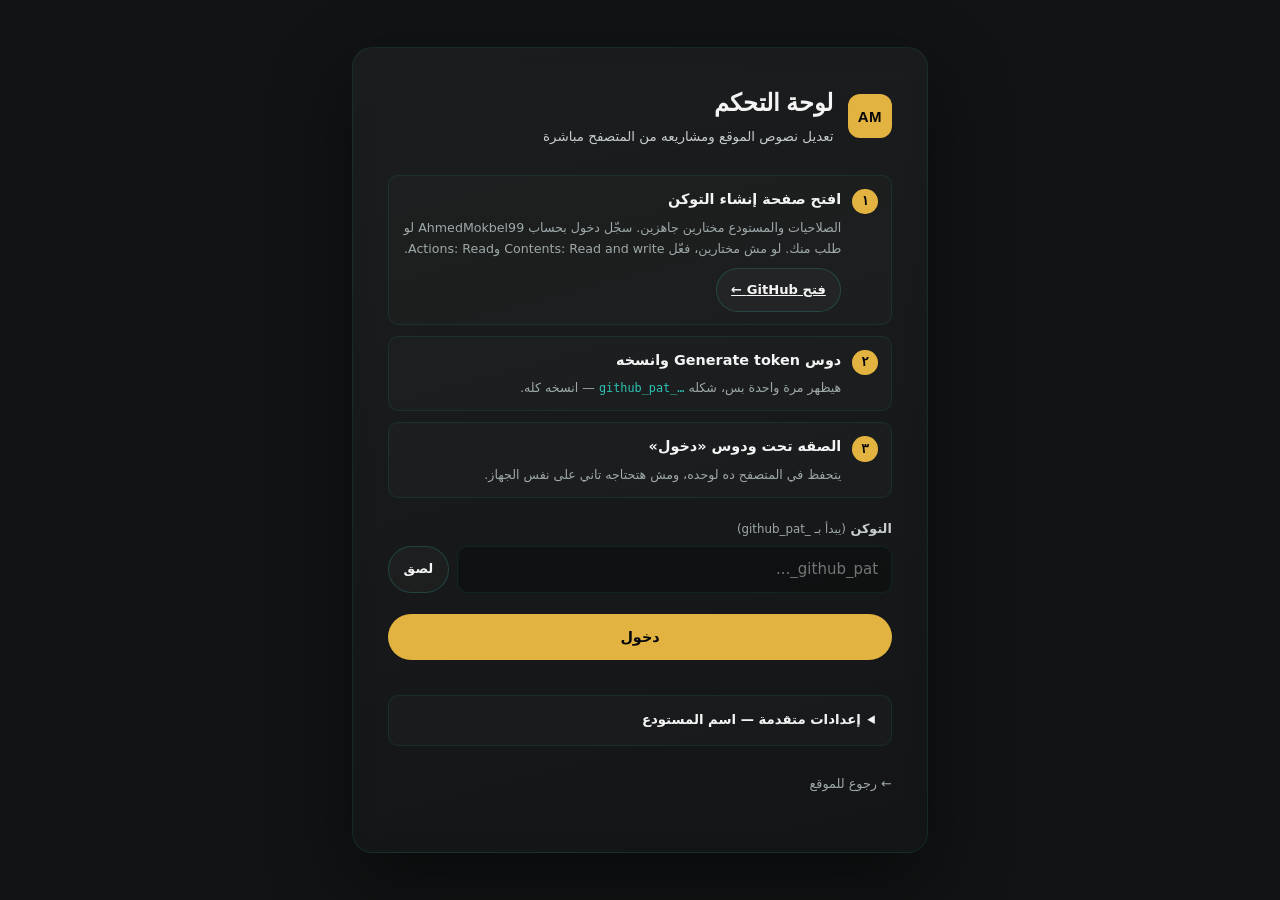
<file: admin/index.html>
<!DOCTYPE html>
<html lang="ar" dir="rtl">
<head>
  <meta charset="UTF-8">
  <meta name="viewport" content="width=device-width, initial-scale=1">
  <meta http-equiv="Content-Security-Policy" content="default-src 'self'; base-uri 'self'; object-src 'none'; script-src 'self'; style-src 'self' 'unsafe-inline'; img-src 'self' data: blob: https://raw.githubusercontent.com; media-src 'self' blob:; font-src 'self' data:; connect-src 'self' https://api.github.com https://raw.githubusercontent.com https://ahmed-analytics.ahmed01068775125.workers.dev; form-action 'self'; manifest-src 'self'; worker-src 'self'">
  <meta name="referrer" content="strict-origin-when-cross-origin">
  <meta name="robots" content="noindex, nofollow">
  <meta name="description" content="لوحة تحكم خاصة بموقع أحمد مقبل — غير مفهرسة وغير مربوطة من الموقع.">
  <meta name="theme-color" content="#111314">
  <title>لوحة التحكم — أحمد مقبل</title>
  <link rel="icon" type="image/svg+xml" href="../assets/favicon.svg">
  <link rel="apple-touch-icon" href="../assets/apple-touch-icon.png">
  <link rel="manifest" href="manifest.json">
  <meta name="apple-mobile-web-app-capable" content="yes">
  <meta name="mobile-web-app-capable" content="yes">
  <meta name="apple-mobile-web-app-title" content="لوحة التحكم">
  <meta name="apple-mobile-web-app-status-bar-style" content="black-translucent">
  <link rel="preload" href="../assets/fonts/ibm-plex-sans-arabic-400-arabic.woff2" as="font" type="font/woff2" crossorigin>
  <link rel="preload" href="../assets/fonts/tajawal-800-arabic.woff2" as="font" type="font/woff2" crossorigin>
<link rel="stylesheet" href="admin.css?v=10">
</head>
<body>

  <div class="upload-progress" id="uploadProgress" hidden aria-live="polite">
    <span id="uploadProgressLabel">جاري التحميل</span>
    <div class="upload-progress__track"><div class="upload-progress__bar" id="uploadProgressBar"></div></div>
    <span class="upload-progress__text" id="uploadProgressText">0%</span>
  </div>

  <!-- شاشة الدخول -->
  <main class="login" id="loginView">
    <div class="login__glow" aria-hidden="true"></div>
    <form class="login__card" id="loginForm" autocomplete="off">
      <div class="login__brand">
        <span class="brand-mark">AM</span>
        <div>
          <h1>لوحة التحكم</h1>
          <p>تعديل نصوص الموقع ومشاريعه من المتصفح مباشرة</p>
        </div>
      </div>

      <ol class="steps">
        <li class="steps__item">
          <span class="steps__num">١</span>
          <div>
            <b>افتح صفحة إنشاء التوكن</b>
            <p>الصلاحيات والمستودع مختارين جاهزين. سجّل دخول بحساب <span dir="ltr">AhmedMokbel99</span> لو طلب منك. لو مش مختارين، فعّل <span dir="ltr">Contents: Read and write</span> و<span dir="ltr">Actions: Read</span>.</p>
            <a class="btn btn--ghost btn--sm" href="https://github.com/settings/personal-access-tokens/new?name=AM%20Admin&description=Portfolio%20admin%20panel&target_name=AhmedMokbel99&expires_in=none&contents=write&actions=read" target="_blank" rel="noopener">فتح GitHub ←</a>
          </div>
        </li>
        <li class="steps__item">
          <span class="steps__num">٢</span>
          <div>
            <b>دوس <span dir="ltr">Generate token</span> وانسخه</b>
            <p>هيظهر مرة واحدة بس، شكله <code dir="ltr">github_pat_…</code> — انسخه كله.</p>
          </div>
        </li>
        <li class="steps__item">
          <span class="steps__num">٣</span>
          <div>
            <b>الصقه تحت ودوس «دخول»</b>
            <p>يتحفظ في المتصفح ده لوحده، ومش هتحتاجه تاني على نفس الجهاز.</p>
          </div>
        </li>
      </ol>

      <label class="field">
        <span>التوكن <span class="field__note">(يبدأ بـ <span dir="ltr">github_pat_</span>)</span></span>
        <div class="field__inline">
          <input id="tokenInput" type="password" placeholder="github_pat_..." spellcheck="false" autocomplete="off" required>
          <button class="btn btn--ghost btn--sm" type="button" id="pasteBtn">لصق</button>
        </div>
      </label>

      <button class="btn btn--primary" type="submit" id="loginBtn">دخول</button>
      <p class="form-error" id="loginError" role="alert"></p>

      <details class="help">
        <summary>إعدادات متقدمة — اسم المستودع</summary>
        <div class="grid-2">
          <label class="field">
            <span>المستخدم / المنظمة</span>
            <input id="ownerInput" type="text" value="AhmedMokbel99" spellcheck="false" required>
          </label>
          <label class="field">
            <span>المستودع</span>
            <input id="repoInput" type="text" value="AhmedMokbel99.github.io" spellcheck="false" required>
          </label>
        </div>
        <p class="hint">غيّرها فقط لو نقلت الموقع لمستودع تاني. لو مش متأكد سيبها زي ما هي.</p>
      </details>

      <a class="login__back" href="../index.html">← رجوع للموقع</a>
    </form>
  </main>

  <!-- اللوحة -->
  <div class="app" id="appView" hidden>
    <header class="topbar">
      <div class="topbar__start">
        <span class="brand-mark brand-mark--sm">AM</span>
        <div class="topbar__title">
          <b>لوحة التحكم <small dir="ltr" style="opacity:.65;font-weight:400">v32</small></b>
          <small id="repoLabel">—</small>
        </div>
      </div>
      <div class="topbar__actions">
        <span class="deploy" id="deployStatus" hidden></span>
        <a class="btn btn--ghost btn--sm" id="previewLink" href="../index.html" target="_blank" rel="noopener">معاينة الموقع</a>
        <button class="btn btn--primary btn--sm" id="saveBtn" type="button" disabled>حفظ ونشر</button>
      </div>
    </header>

    <div class="layout">
      <aside class="sidebar">
        <nav id="tabsNav" role="tablist" aria-label="أقسام اللوحة">
          <button class="tab is-active" id="tab-projects" data-tab="projects" type="button" role="tab" aria-selected="true" aria-controls="panel-projects" tabindex="0">
            <span aria-hidden="true">▦</span> المشاريع
          </button>
          <button class="tab" id="tab-texts" data-tab="texts" type="button" role="tab" aria-selected="false" aria-controls="panel-texts" tabindex="-1">
            <span aria-hidden="true">✎</span> نصوص الموقع
          </button>
          <button class="tab" id="tab-pages" data-tab="pages" type="button" role="tab" aria-selected="false" aria-controls="panel-pages" tabindex="-1">
            <span aria-hidden="true">▤</span> صفحات الخدمات
          </button>
          <button class="tab" id="tab-images" data-tab="images" type="button" role="tab" aria-selected="false" aria-controls="panel-images" tabindex="-1">
            <span aria-hidden="true">🖼</span> صور الموقع
          </button>
          <button class="tab" id="tab-analytics" data-tab="analytics" type="button" role="tab" aria-selected="false" aria-controls="panel-analytics" tabindex="-1">
            <span aria-hidden="true">📊</span> الإحصائيات
          </button>
          <button class="tab" id="tab-settings" data-tab="settings" type="button" role="tab" aria-selected="false" aria-controls="panel-settings" tabindex="-1">
            <span aria-hidden="true">⚙</span> الإعدادات
          </button>
        </nav>
        <div class="sidebar__foot">
          <p id="userLabel">—</p>
          <button class="link-btn" id="logoutBtn" type="button">تسجيل الخروج</button>
        </div>
      </aside>

      <main class="content">
        <section class="panel" id="panel-projects" role="tabpanel" aria-labelledby="tab-projects" tabindex="0"></section>
        <section class="panel" id="panel-texts" role="tabpanel" aria-labelledby="tab-texts" tabindex="0" hidden></section>
        <section class="panel" id="panel-pages" role="tabpanel" aria-labelledby="tab-pages" tabindex="0" hidden></section>
        <section class="panel" id="panel-images" role="tabpanel" aria-labelledby="tab-images" tabindex="0" hidden></section>
        <section class="panel" id="panel-analytics" role="tabpanel" aria-labelledby="tab-analytics" tabindex="0" hidden></section>
        <section class="panel" id="panel-settings" role="tabpanel" aria-labelledby="tab-settings" tabindex="0" hidden></section>
      </main>
    </div>
  </div>

  <!-- محرر المشروع -->
  <div class="modal" id="projectModal" hidden>
    <div class="modal__backdrop" data-close-modal></div>
    <div class="modal__dialog" role="dialog" aria-modal="true" aria-labelledby="projectModalTitle">
      <header class="modal__head">
        <h2 id="projectModalTitle">مشروع جديد</h2>
        <button class="icon-btn" type="button" data-close-modal aria-label="إغلاق">✕</button>
      </header>
      <div class="modal__body" id="projectForm"></div>
      <footer class="modal__foot">
        <button class="btn btn--ghost" type="button" data-close-modal>إلغاء</button>
        <button class="btn btn--primary" type="button" id="projectSaveBtn">تأكيد المشروع</button>
      </footer>
    </div>
  </div>

  <div class="toast" id="toast" role="status" aria-live="polite"></div>

  <div class="dirty-bar" id="dirtyBar" hidden>
    <span>فيه تعديلات لسه مش على الموقع</span>
    <button class="btn btn--primary btn--sm" id="dirtySaveBtn" type="button">حفظ ونشر الآن</button>
  </div>

  <script src="admin.js?v=32"></script>
</body>
</html>
</file>
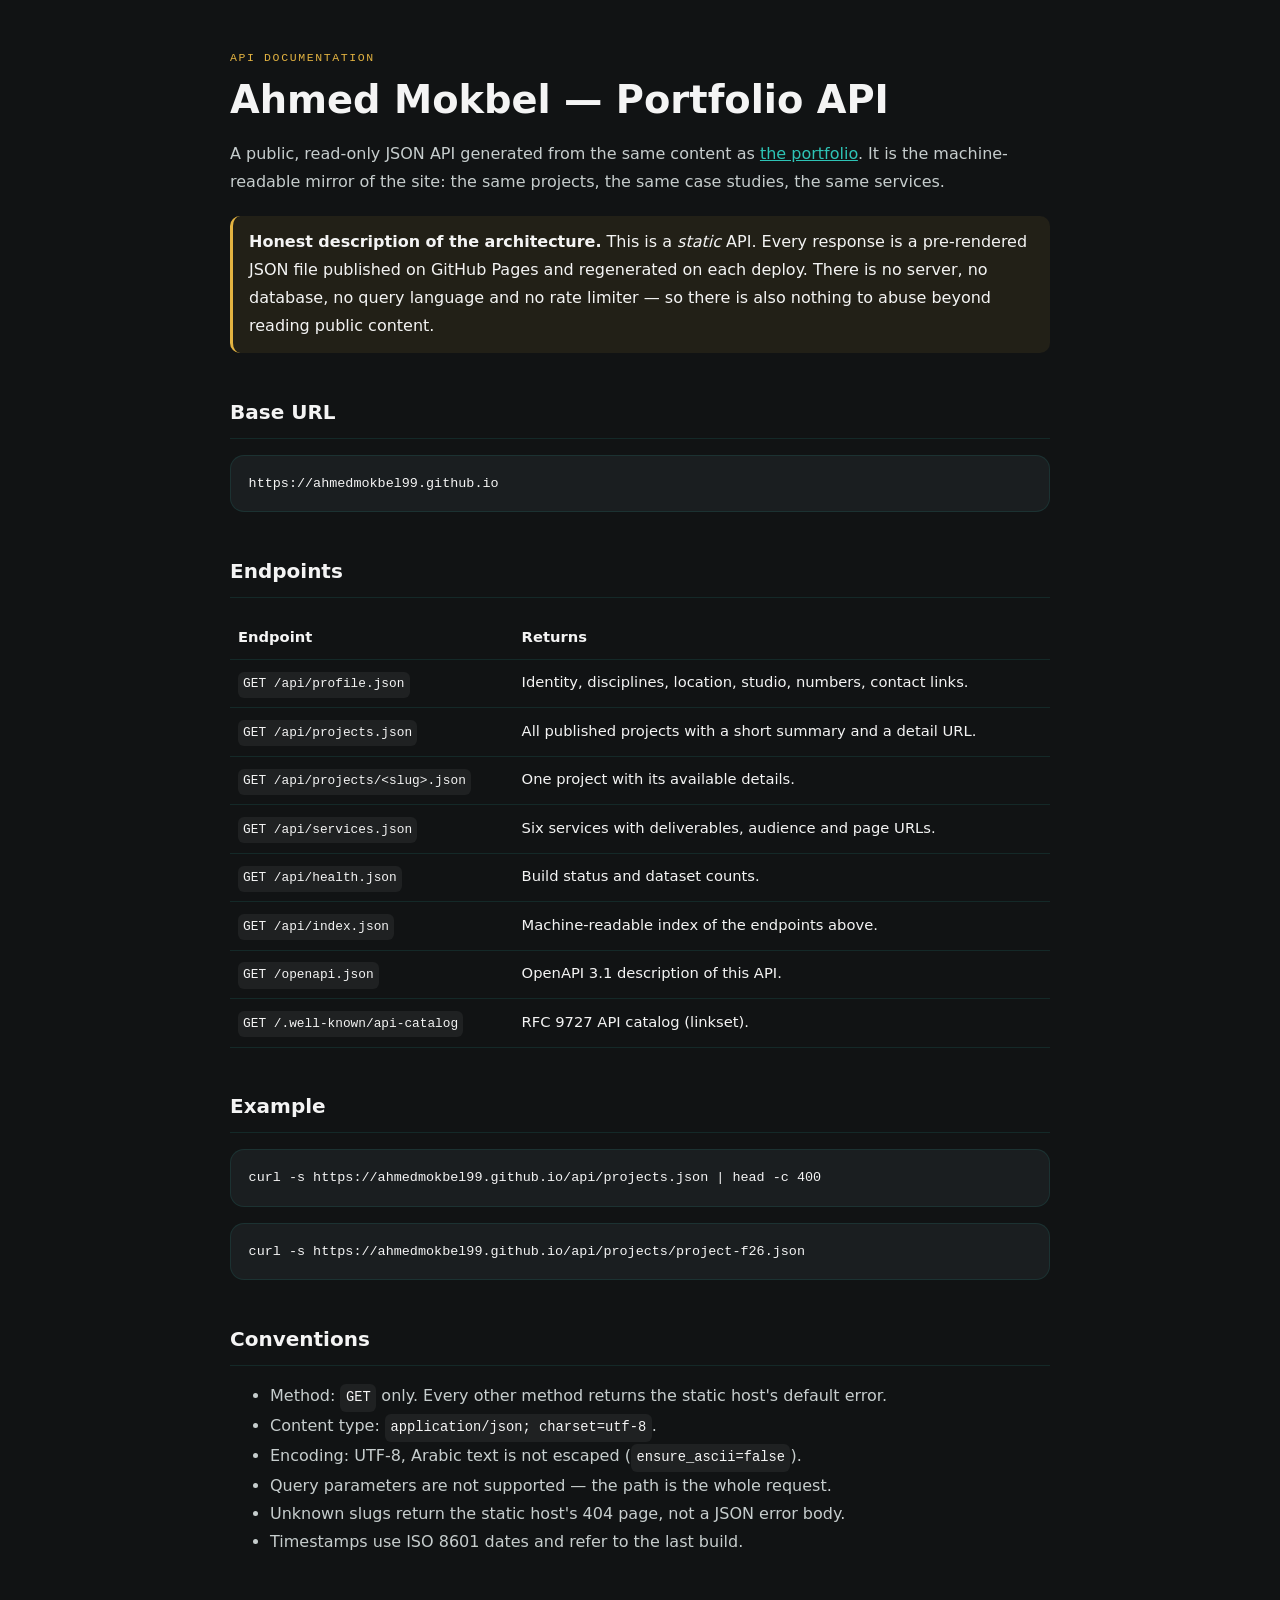
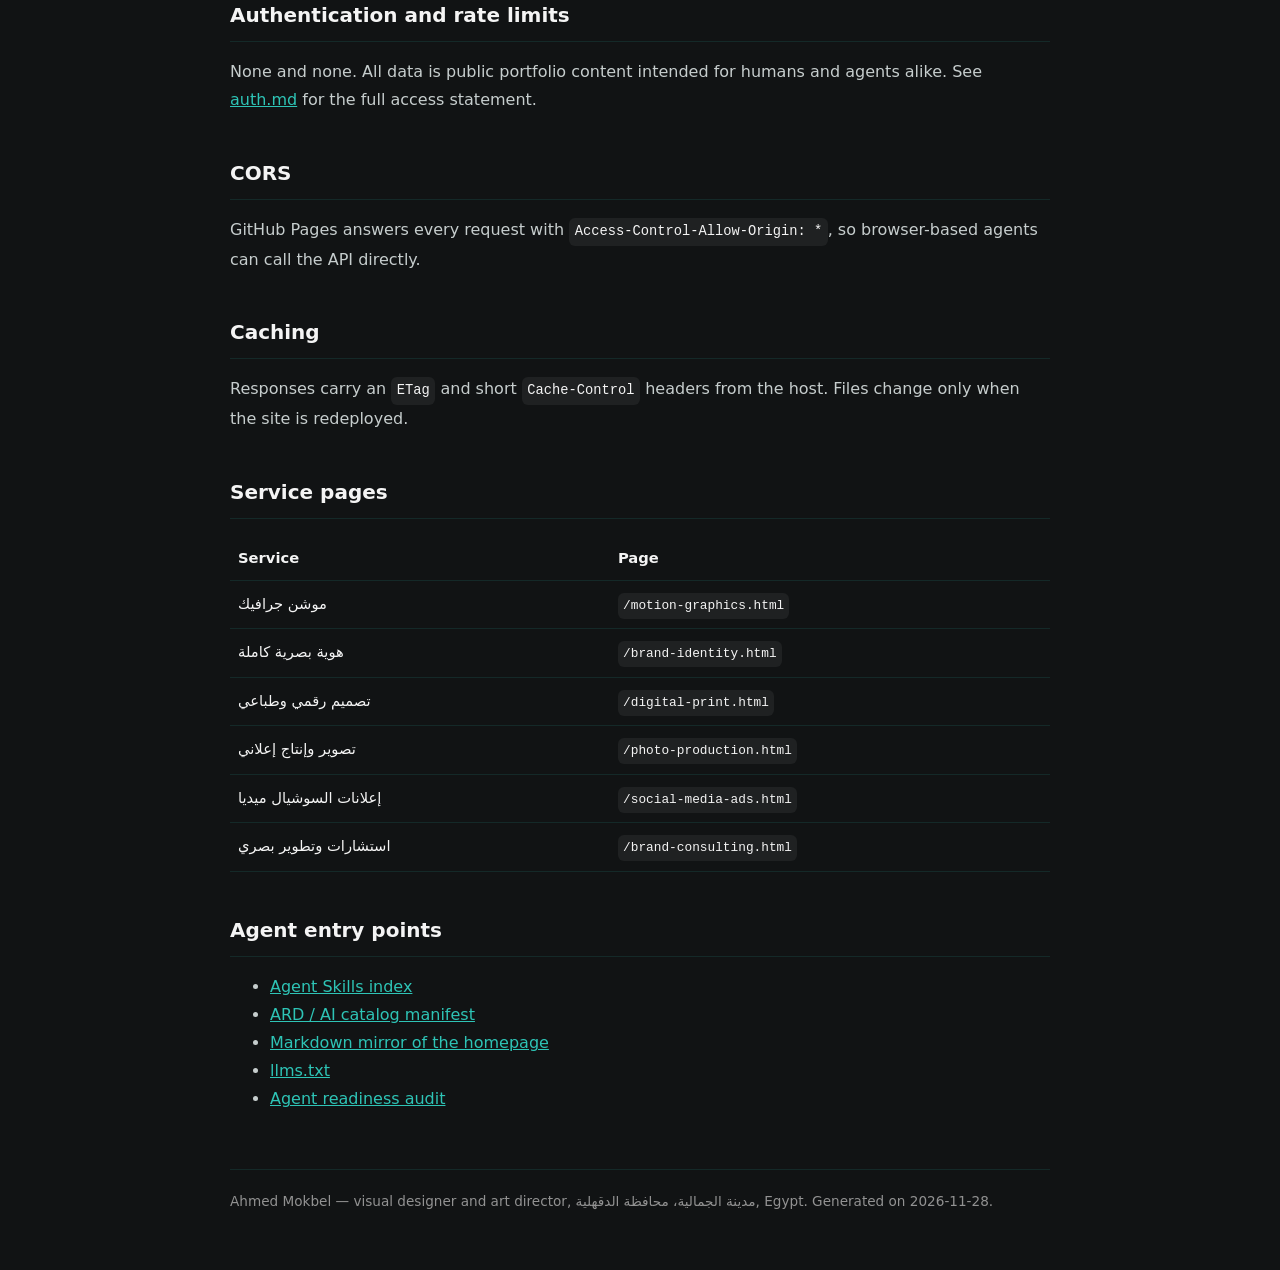
<file: docs/api/index.html>
<!DOCTYPE html>
<html lang="en" dir="ltr">
<head>
  <meta charset="UTF-8">
  <meta http-equiv="Content-Security-Policy" content="default-src 'self'; base-uri 'self'; object-src 'none'; script-src 'self'; style-src 'self' 'unsafe-inline'; img-src 'self' data:; font-src 'self' data:; media-src 'self'; frame-src https://www.youtube-nocookie.com; connect-src 'self' https://ahmed-analytics.ahmed01068775125.workers.dev; form-action 'self'; manifest-src 'self'">
  <meta name="referrer" content="strict-origin-when-cross-origin">
  <meta name="viewport" content="width=device-width, initial-scale=1">
  <title>Portfolio API — Ahmed Mokbel</title>
  <meta name="description" content="Read-only static JSON API for Ahmed Mokbel's portfolio: profile, projects, case studies and services. No authentication, CORS enabled.">
  <link rel="canonical" href="https://ahmedmokbel99.github.io/docs/api/">
  <link rel="icon" type="image/svg+xml" href="../../assets/favicon.svg">
  <link rel="api-catalog" href="https://ahmedmokbel99.github.io/.well-known/api-catalog" type="application/linkset+json">
  <link rel="alternate" type="application/json" href="https://ahmedmokbel99.github.io/openapi.json">
  <meta name="robots" content="index,follow">
  <meta name="theme-color" content="#111314">
  <style>
:root{--bg:#111314;--surface:#1a1e20;--line:rgba(46,196,182,.12);--text:#f4f4f4;--muted:#c6cdcd;--brand:#e3b341;--cyan:#2ec4b6;--mono:ui-monospace,SFMono-Regular,Menlo,monospace}
*{box-sizing:border-box}
body{margin:0;background:var(--bg);color:var(--text);font-family:"IBM Plex Sans Arabic","Segoe UI",system-ui,sans-serif;line-height:1.75;font-size:16px}
.wrap{max-width:860px;margin:0 auto;padding:3rem 1.25rem 5rem}
a{color:var(--cyan)}
h1{font-size:clamp(1.7rem,4vw,2.4rem);line-height:1.3;margin:.4rem 0 1rem}
h2{margin:2.6rem 0 .8rem;font-size:1.25rem;padding-bottom:.5rem;border-bottom:1px solid var(--line)}
h3{margin:1.8rem 0 .4rem;font-size:1.02rem;color:#f4f4f4}
p,li{color:var(--muted)}
code{font-family:var(--mono);font-size:.86em;background:rgba(255,255,255,.06);padding:.15em .4em;border-radius:6px;color:#f4f4f4;direction:ltr;display:inline-block}
pre{background:var(--surface);border:1px solid var(--line);border-radius:14px;padding:1rem 1.1rem;overflow:auto;direction:ltr;text-align:left}
pre code{background:none;padding:0;font-size:.84rem;display:block;white-space:pre}
.eyebrow{font-family:var(--mono);font-size:.72rem;letter-spacing:.14em;text-transform:uppercase;color:var(--brand);margin:0}
table{width:100%;border-collapse:collapse;margin:1rem 0;font-size:.92rem}
th,td{text-align:start;padding:.6rem .5rem;border-bottom:1px solid var(--line);vertical-align:top}
th{color:var(--text);font-weight:600}
td code{font-size:.8rem}
.note{border-inline-start:3px solid var(--brand);background:rgba(227,179,65,.08);padding:.8rem 1rem;border-radius:10px;margin:1.2rem 0}
footer{margin-top:3.5rem;padding-top:1.2rem;border-top:1px solid var(--line);font-size:.85rem;color:#929292}
</style>
</head>
<body>
  <main class="wrap">
    <p class="eyebrow">API documentation</p>
    <h1>Ahmed Mokbel — Portfolio API</h1>
    <p>A public, read-only JSON API generated from the same content as
    <a href="https://ahmedmokbel99.github.io/">the portfolio</a>. It is the machine-readable mirror of the site:
    the same projects, the same case studies, the same services.</p>

    <div class="note">
      <strong>Honest description of the architecture.</strong>
      This is a <em>static</em> API. Every response is a pre-rendered JSON file published
      on GitHub Pages and regenerated on each deploy. There is no server, no database,
      no query language and no rate limiter — so there is also nothing to abuse beyond
      reading public content.
    </div>

    <h2>Base URL</h2>
    <pre><code>https://ahmedmokbel99.github.io</code></pre>

    <h2>Endpoints</h2>
    <table>
      <thead><tr><th>Endpoint</th><th>Returns</th></tr></thead>
      <tbody>
        <tr><td><code>GET /api/profile.json</code></td><td>Identity, disciplines, location, studio, numbers, contact links.</td></tr>
        <tr><td><code>GET /api/projects.json</code></td><td>All published projects with a short summary and a detail URL.</td></tr>
        <tr><td><code>GET /api/projects/&lt;slug&gt;.json</code></td><td>One project with its available details.</td></tr>
        <tr><td><code>GET /api/services.json</code></td><td>Six services with deliverables, audience and page URLs.</td></tr>
        <tr><td><code>GET /api/health.json</code></td><td>Build status and dataset counts.</td></tr>
        <tr><td><code>GET /api/index.json</code></td><td>Machine-readable index of the endpoints above.</td></tr>
        <tr><td><code>GET /openapi.json</code></td><td>OpenAPI 3.1 description of this API.</td></tr>
        <tr><td><code>GET /.well-known/api-catalog</code></td><td>RFC 9727 API catalog (linkset).</td></tr>
      </tbody>
    </table>

    <h2>Example</h2>
    <pre><code>curl -s https://ahmedmokbel99.github.io/api/projects.json | head -c 400</code></pre>
    <pre><code>curl -s https://ahmedmokbel99.github.io/api/projects/project-f26.json</code></pre>

    <h2>Conventions</h2>
    <ul>
      <li>Method: <code>GET</code> only. Every other method returns the static host's default error.</li>
      <li>Content type: <code>application/json; charset=utf-8</code>.</li>
      <li>Encoding: UTF-8, Arabic text is not escaped (<code>ensure_ascii=false</code>).</li>
      <li>Query parameters are not supported — the path is the whole request.</li>
      <li>Unknown slugs return the static host's 404 page, not a JSON error body.</li>
      <li>Timestamps use ISO&nbsp;8601 dates and refer to the last build.</li>
    </ul>

    <h2>Authentication and rate limits</h2>
    <p>None and none. All data is public portfolio content intended for humans and
    agents alike. See <a href="https://ahmedmokbel99.github.io/auth.md">auth.md</a> for the full access statement.</p>

    <h2>CORS</h2>
    <p>GitHub Pages answers every request with <code>Access-Control-Allow-Origin: *</code>,
    so browser-based agents can call the API directly.</p>

    <h2>Caching</h2>
    <p>Responses carry an <code>ETag</code> and short <code>Cache-Control</code> headers from the
    host. Files change only when the site is redeployed.</p>

    <h2>Service pages</h2>
    <table>
      <thead><tr><th>Service</th><th>Page</th></tr></thead>
      <tbody>
              <tr><td>موشن جرافيك</td><td><code>/motion-graphics.html</code></td></tr>
              <tr><td>هوية بصرية كاملة</td><td><code>/brand-identity.html</code></td></tr>
              <tr><td>تصميم رقمي وطباعي</td><td><code>/digital-print.html</code></td></tr>
              <tr><td>تصوير وإنتاج إعلاني</td><td><code>/photo-production.html</code></td></tr>
              <tr><td>إعلانات السوشيال ميديا</td><td><code>/social-media-ads.html</code></td></tr>
              <tr><td>استشارات وتطوير بصري</td><td><code>/brand-consulting.html</code></td></tr>
      </tbody>
    </table>

    <h2>Agent entry points</h2>
    <ul>
      <li><a href="https://ahmedmokbel99.github.io/.well-known/agent-skills/index.json">Agent Skills index</a></li>
      <li><a href="https://ahmedmokbel99.github.io/.well-known/ai-catalog.json">ARD / AI catalog manifest</a></li>
      <li><a href="https://ahmedmokbel99.github.io/index.md">Markdown mirror of the homepage</a></li>
      <li><a href="https://ahmedmokbel99.github.io/llms.txt">llms.txt</a></li>
      <li><a href="https://ahmedmokbel99.github.io/docs/agent-readiness.md">Agent readiness audit</a></li>
    </ul>

    <footer>
      Ahmed Mokbel — visual designer and art director, مدينة الجمالية، محافظة الدقهلية, Egypt.
      Generated on 2026-11-28.
    </footer>
  </main>
</body>
</html>
</file>
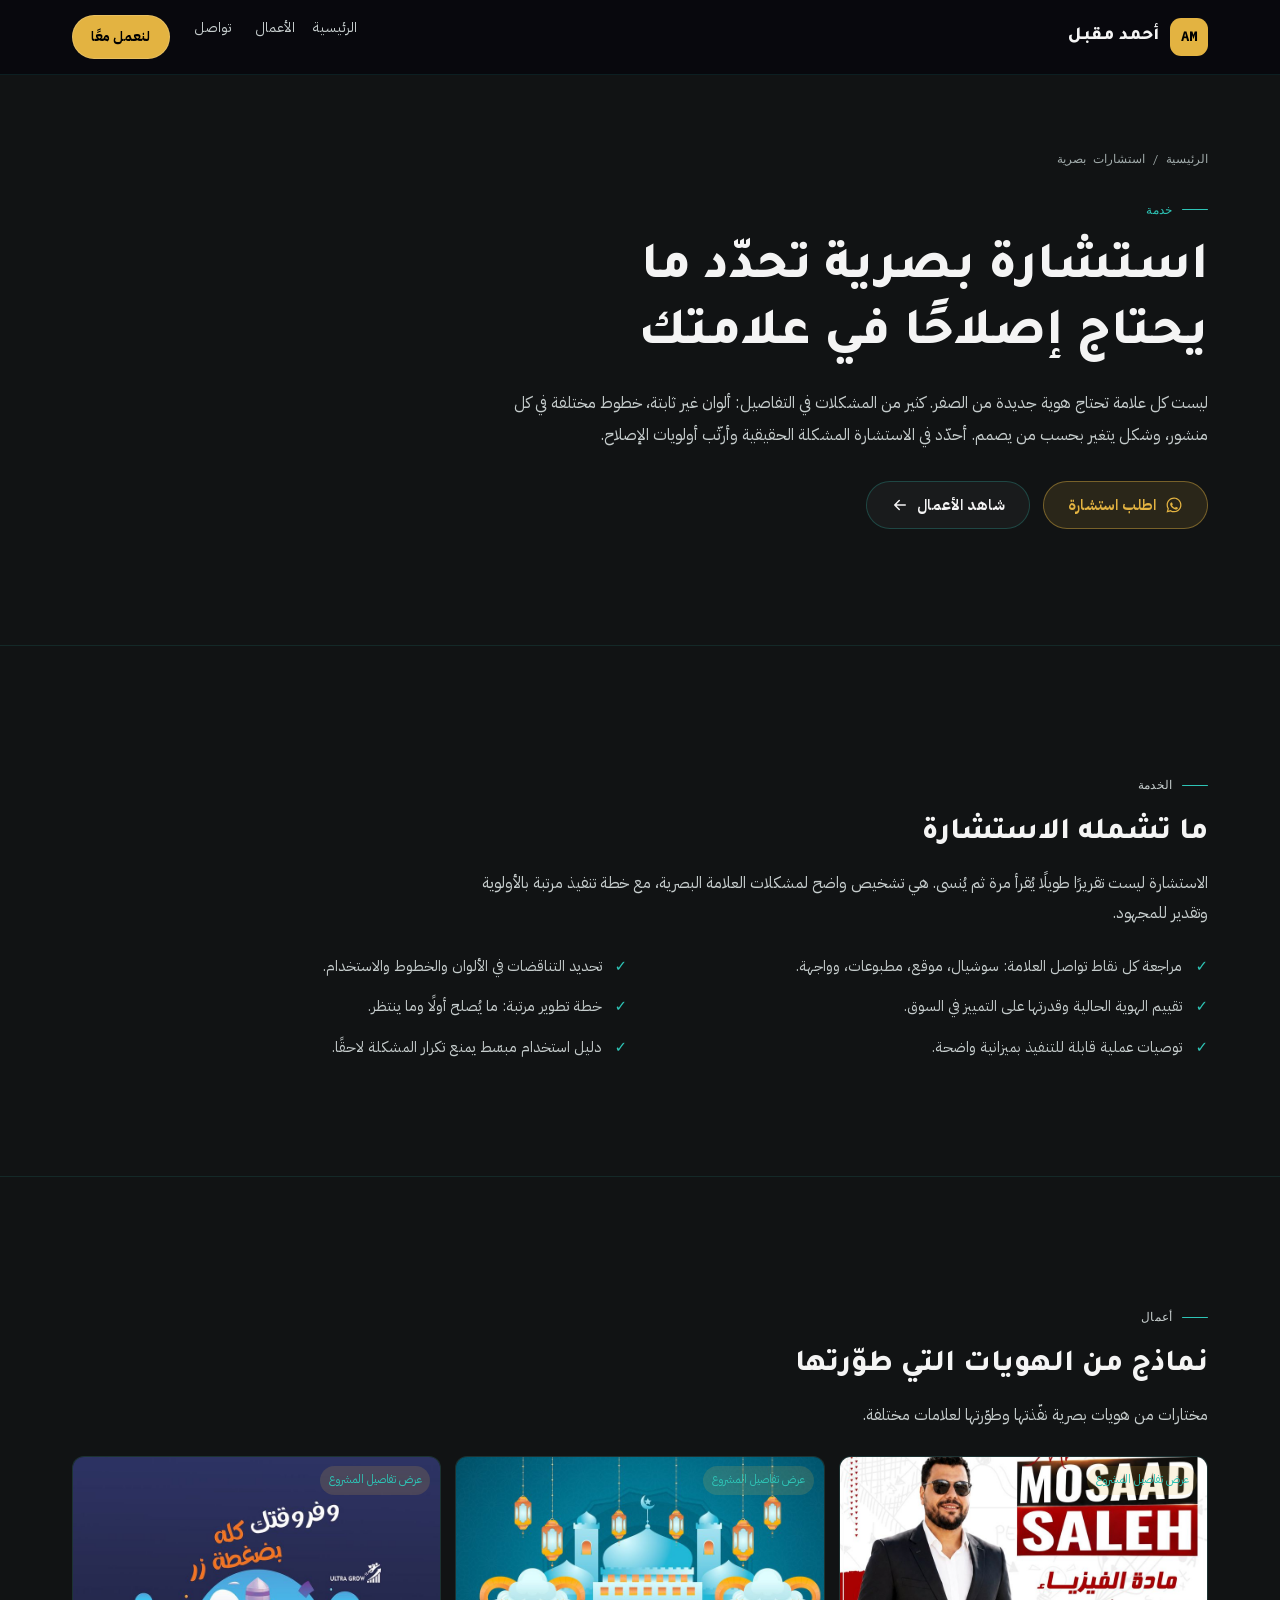
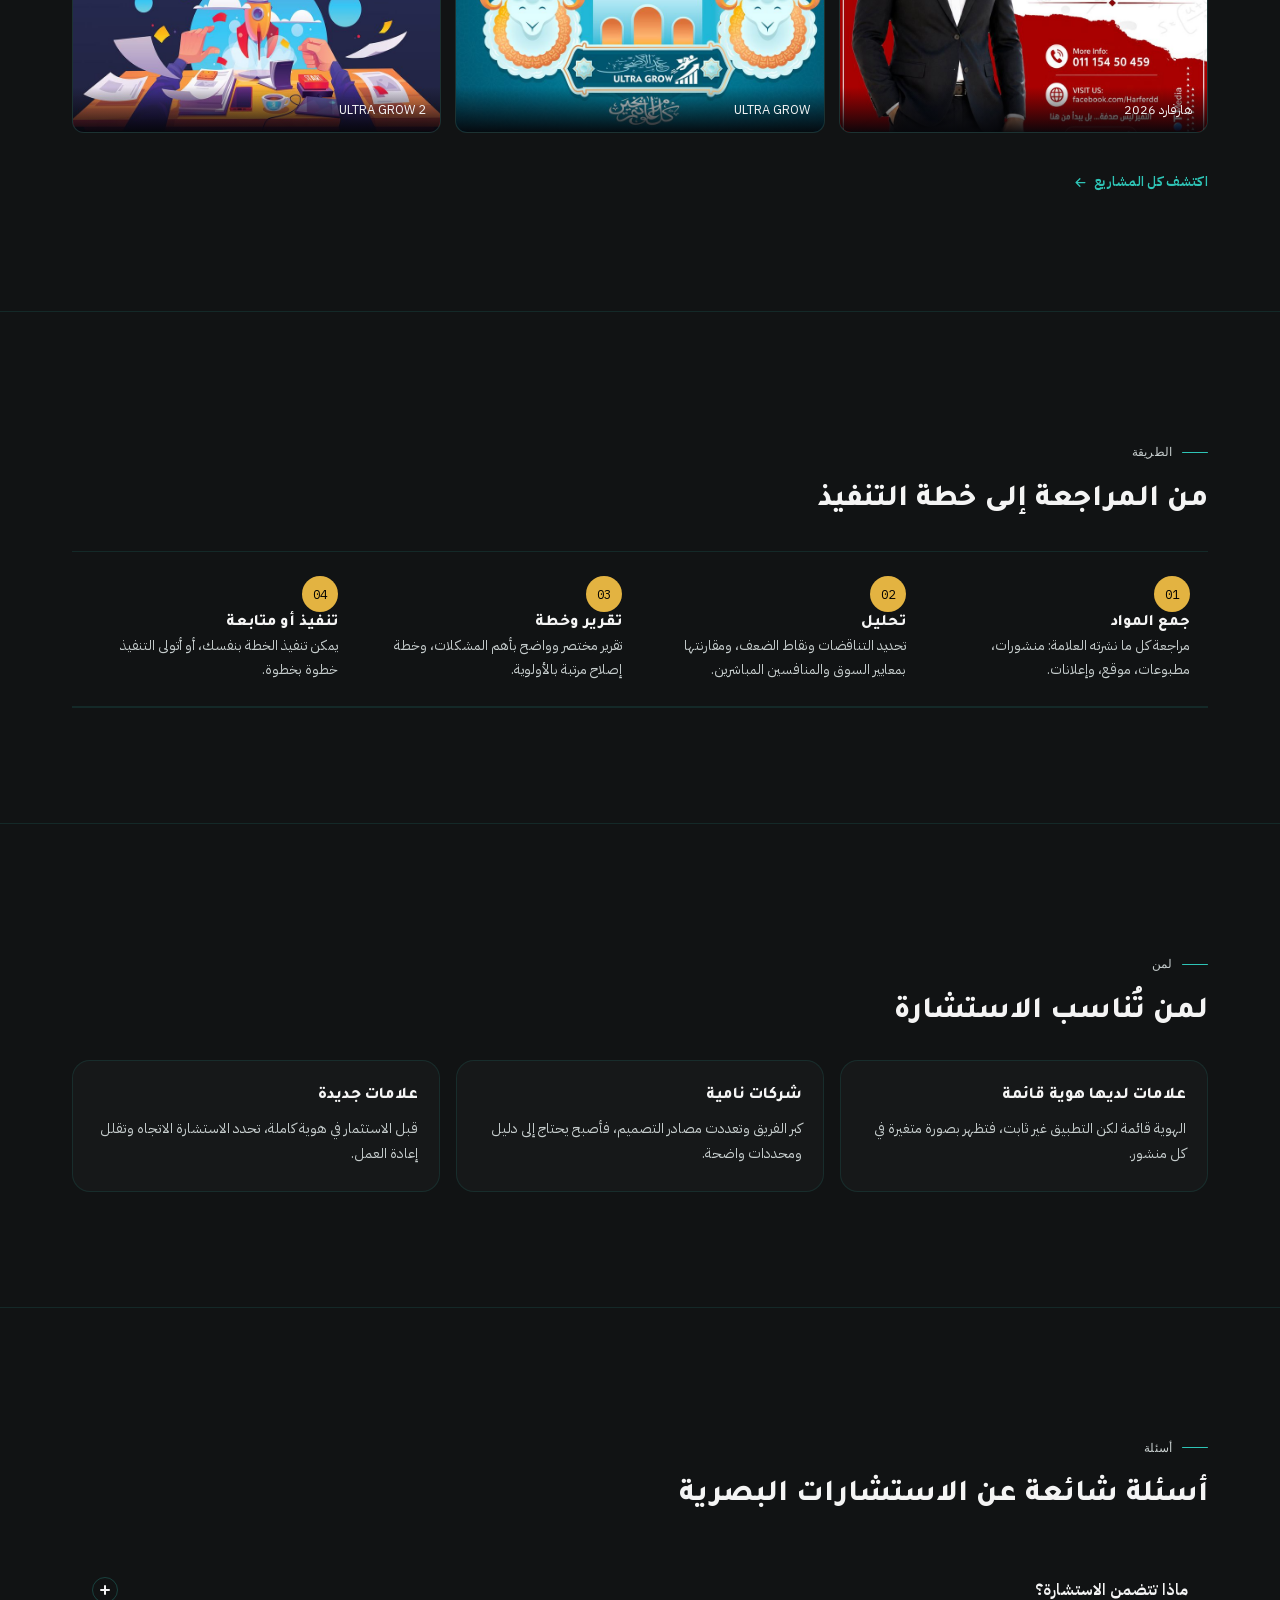
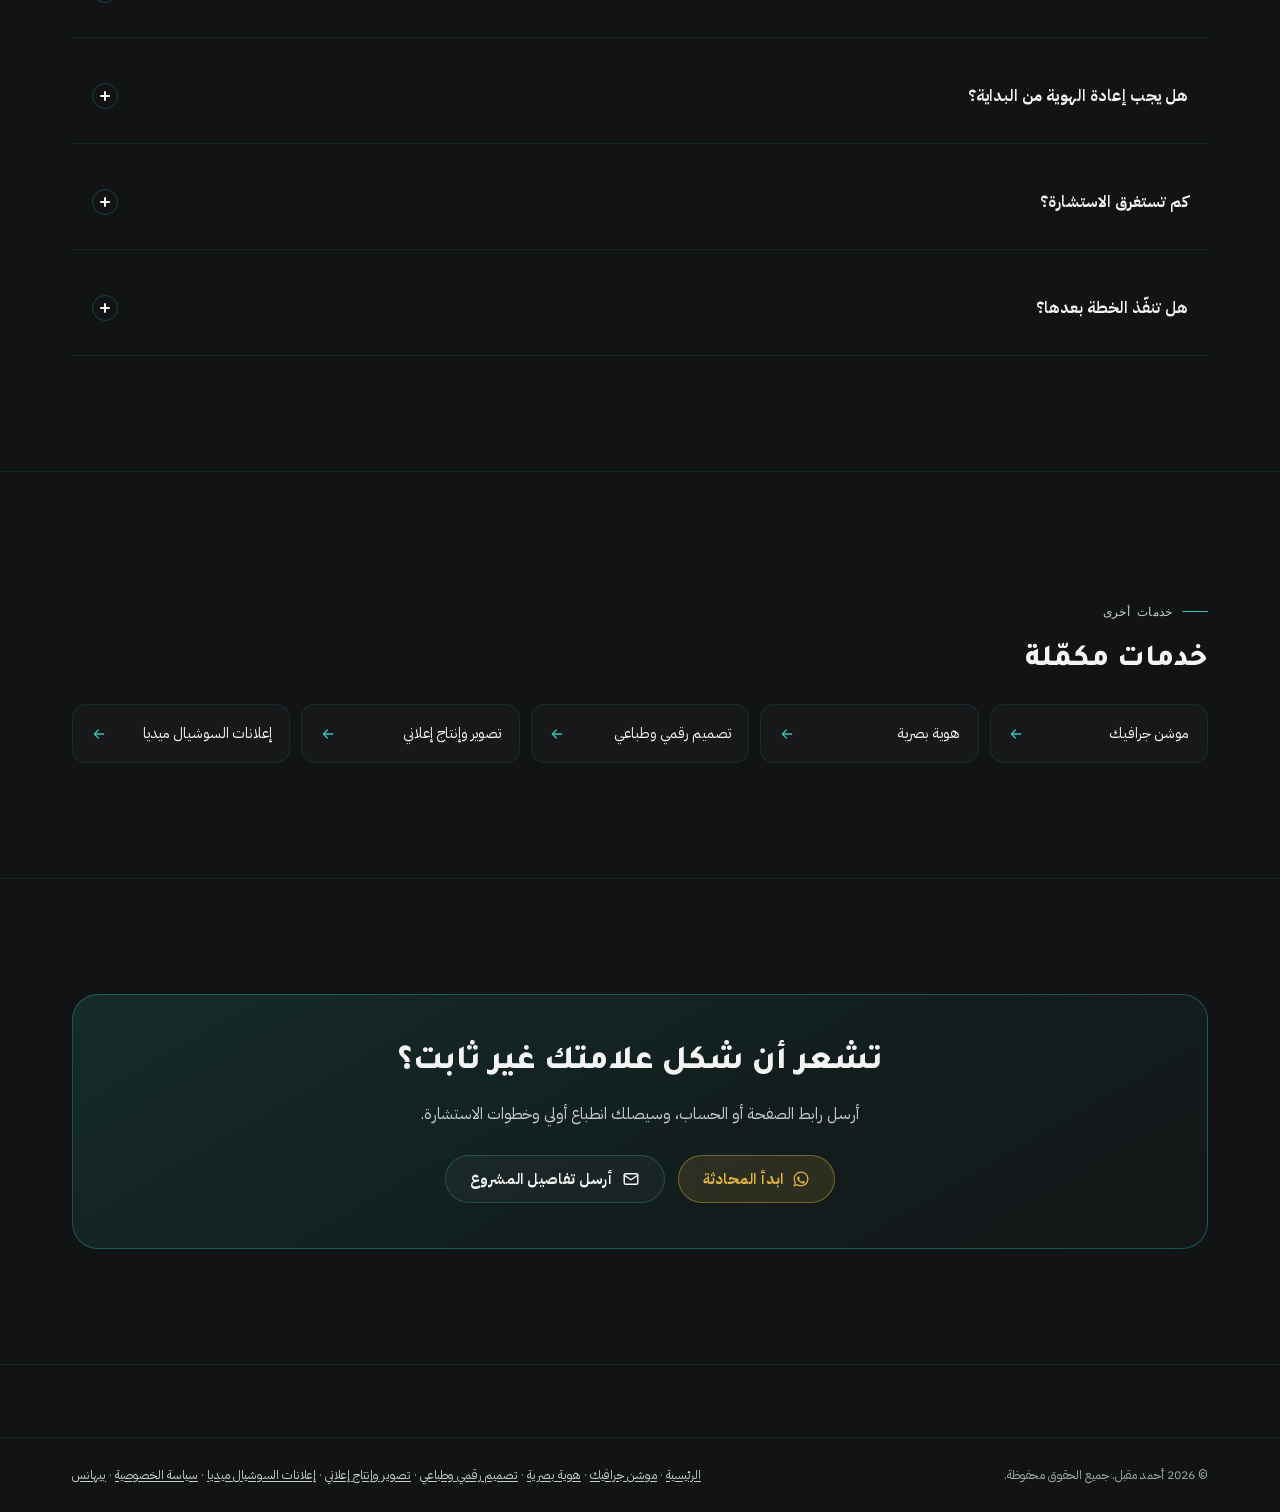
<file: brand-consulting.html>
<!DOCTYPE html>
<html lang="ar" dir="rtl">
<head>
  <meta charset="UTF-8">
  <meta http-equiv="Content-Security-Policy" content="default-src 'self'; base-uri 'self'; object-src 'none'; script-src 'self' 'sha256-rnSilqx70ysJSINaYijSOVvGOzG2uzSgg0sneaLAnns='; style-src 'self' 'unsafe-inline'; img-src 'self' data:; font-src 'self' data:; media-src 'self'; frame-src https://www.youtube-nocookie.com; connect-src 'self' https://ahmed-analytics.ahmed01068775125.workers.dev; form-action 'self'; manifest-src 'self'">
  <meta name="referrer" content="strict-origin-when-cross-origin">
  <meta name="robots" content="index, follow, max-image-preview:large">
  <meta name="viewport" content="width=device-width, initial-scale=1, viewport-fit=cover">

  <title>استشارات وتطوير هوية بصرية | أحمد مقبل</title>
  <meta name="description" content="استشارة بصرية من مدينة الجمالية: تحليل الهوية الحالية، تحديد نقاط الضعف، وخطة تطوير عملية قابلة للتنفيذ بدل إعادة البناء من الصفر.">
  <meta name="author" content="أحمد مقبل">
  <meta name="theme-color" content="#111314">
  <meta name="color-scheme" content="dark">
  <link rel="canonical" href="https://ahmedmokbel99.github.io/brand-consulting.html">
  <link rel="api-catalog" href="https://ahmedmokbel99.github.io/.well-known/api-catalog" type="application/linkset+json">
  <link rel="privacy-policy" href="https://ahmedmokbel99.github.io/privacy.html" type="text/html">
  <link rel="service-doc" href="https://ahmedmokbel99.github.io/docs/api/" type="text/html">
  <link rel="describedby" href="https://ahmedmokbel99.github.io/.well-known/ai-catalog.json" type="application/json">
  <link rel="alternate" type="text/markdown" href="https://ahmedmokbel99.github.io/brand-consulting.md" hreflang="ar">

  <link rel="icon" type="image/svg+xml" href="assets/favicon.svg">
  <link rel="apple-touch-icon" href="assets/apple-touch-icon.png">
  <link rel="manifest" href="site.webmanifest">

  <meta property="og:type" content="website">
  <meta property="og:site_name" content="أحمد مقبل">
  <meta property="og:locale" content="ar_EG">
  <meta property="og:url" content="https://ahmedmokbel99.github.io/brand-consulting.html">
  <meta property="og:title" content="استشارات وتطوير هوية بصرية | أحمد مقبل">
  <meta property="og:description" content="تشخيص واضح للهوية الحالية وخطة تطوير مرتبة بالأولوية.">
  <meta property="og:image" content="https://ahmedmokbel99.github.io/assets/og-image.jpg">
  <meta property="og:image:width" content="1200">
  <meta property="og:image:height" content="630">
  <meta property="og:image:type" content="image/jpeg">
  <meta property="og:image:alt" content="أحمد مقبل — تصميم وموشن جرافيك وتصوير">

  <meta name="twitter:card" content="summary_large_image">
  <meta name="twitter:url" content="https://ahmedmokbel99.github.io/brand-consulting.html">
  <meta name="twitter:title" content="استشارات وتطوير هوية بصرية | أحمد مقبل">
  <meta name="twitter:description" content="تشخيص واضح للهوية الحالية وخطة تطوير مرتبة بالأولوية.">
  <meta name="twitter:image" content="https://ahmedmokbel99.github.io/assets/og-image.jpg">
  <meta name="twitter:image:alt" content="أحمد مقبل — تصميم وموشن جرافيك وتصوير">

  <link rel="preload" href="assets/fonts/ibm-plex-sans-arabic-400-arabic.woff2" as="font" type="font/woff2" crossorigin>
  <link rel="preload" href="assets/fonts/tajawal-800-arabic.woff2" as="font" type="font/woff2" crossorigin>
<link rel="stylesheet" href="css/style.css?v=18-e9463155">

  <script type="application/ld+json">
{
  "@context": "https://schema.org",
  "@graph": [
    {
      "@type": "Service",
      "@id": "https://ahmedmokbel99.github.io/brand-consulting.html#service",
      "name": "استشارات وتطوير بصري",
      "serviceType": "استشارات هوية بصرية",
      "description": "تحليل الهوية البصرية الحالية، تحديد نقاط الضعف، وخطة تطوير عملية قابلة للتنفيذ.",
      "url": "https://ahmedmokbel99.github.io/brand-consulting.html",
      "provider": {
        "@id": "https://ahmedmokbel99.github.io/#person",
        "@type": "Person",
        "name": "أحمد مقبل",
        "url": "https://ahmedmokbel99.github.io/",
        "jobTitle": "مصمم ومخرج بصري"
      },
      "areaServed": [
        {
          "@type": "City",
          "name": "مدينة الجمالية"
        },
        {
          "@type": "Country",
          "name": "مصر"
        },
        {
          "@type": "AdministrativeArea",
          "name": "العالم العربي"
        }
      ]
    },
    {
      "@type": "BreadcrumbList",
      "itemListElement": [
        {
          "@type": "ListItem",
          "position": 1,
          "name": "الرئيسية",
          "item": "https://ahmedmokbel99.github.io/"
        },
        {
          "@type": "ListItem",
          "position": 2,
          "name": "استشارات بصرية",
          "item": "https://ahmedmokbel99.github.io/brand-consulting.html"
        }
      ]
    },
    {
      "@type": "FAQPage",
      "mainEntity": [
        {
          "@type": "Question",
          "name": "ماذا تتضمن الاستشارة؟",
          "acceptedAnswer": {
            "@type": "Answer",
            "text": "تقريرًا مختصرًا بأهم المشكلات البصرية، وأمثلة من موادك نفسها، وخطة إصلاح مرتبة بالأولوية مع تقدير المجهود."
          }
        },
        {
          "@type": "Question",
          "name": "هل يجب إعادة الهوية من البداية؟",
          "acceptedAnswer": {
            "@type": "Answer",
            "text": "في أغلب الحالات لا. يبدأ العمل بإصلاح التطبيق وتثبيت الألوان والخطوط، وتتغير الهوية فقط إذا كانت المشكلة في الأساس."
          }
        },
        {
          "@type": "Question",
          "name": "كم تستغرق الاستشارة؟",
          "acceptedAnswer": {
            "@type": "Answer",
            "text": "من ثلاثة إلى خمسة أيام عمل بحسب حجم المواد، ثم جلسة لشرح الخطة والإجابة عن الأسئلة."
          }
        },
        {
          "@type": "Question",
          "name": "هل تنفّذ الخطة بعدها؟",
          "acceptedAnswer": {
            "@type": "Answer",
            "text": "نعم عند الحاجة — يُنفَّذ العمل خطوة بخطوة بحسب الأولويات المتفق عليها."
          }
        }
      ]
    }
  ]
}
  </script>
</head>
<body>

  <a class="skip-link" href="#main">تخطَّ إلى المحتوى</a>

  <svg class="svg-sprite" xmlns="http://www.w3.org/2000/svg" aria-hidden="true" focusable="false">
    <symbol id="i-arrow-left" viewBox="0 0 24 24"><path d="M19 12H5M11 18l-6-6 6-6"/></symbol>
    <symbol id="i-mail" viewBox="0 0 24 24"><rect x="3" y="5" width="18" height="14" rx="2"/><path d="m3 7 9 6 9-6"/></symbol>
    <symbol id="i-whatsapp" viewBox="0 0 24 24"><path d="M12.04 2c-5.46 0-9.91 4.45-9.91 9.91 0 1.75.46 3.45 1.32 4.95L2.05 22l5.25-1.38c1.45.79 3.08 1.21 4.74 1.21 5.46 0 9.91-4.45 9.91-9.91 0-2.65-1.03-5.14-2.9-7.01A9.82 9.82 0 0 0 12.04 2m.01 1.67c2.2 0 4.26.86 5.82 2.42a8.23 8.23 0 0 1 2.41 5.83c0 4.54-3.7 8.24-8.24 8.24-1.48 0-2.93-.4-4.2-1.15l-.3-.18-3.12.82.83-3.04-.2-.31a8.19 8.19 0 0 1-1.26-4.38c0-4.54 3.7-8.24 8.24-8.24m4.52 11.66c-.25-.13-1.47-.72-1.7-.81-.23-.08-.39-.13-.56.13-.17.25-.64.81-.79.97-.14.17-.29.19-.54.06-.25-.13-1.06-.39-2.02-1.25-.75-.67-1.26-1.5-1.41-1.75-.15-.25-.02-.39.11-.51.11-.11.25-.29.38-.44.13-.14.17-.25.25-.42.08-.17.04-.31-.02-.44-.06-.13-.56-1.34-.76-1.84-.2-.49-.4-.42-.56-.43h-.48c-.17 0-.44.06-.67.31-.23.25-.88.86-.88 2.1 0 1.24.9 2.44 1.03 2.61.13.17 1.77 2.71 4.29 3.8.6.26 1.07.41 1.44.53.6.19 1.15.16 1.59.1.48-.07 1.47-.6 1.68-1.18.21-.58.21-1.07.15-1.18-.06-.11-.23-.17-.48-.3"/></symbol>
    <symbol id="i-external" viewBox="0 0 24 24"><path d="M14 4h6v6M20 4l-9 9M18 14v5a1 1 0 0 1-1 1H5a1 1 0 0 1-1-1V7a1 1 0 0 1 1-1h5"/></symbol>
    <symbol id="i-check" viewBox="0 0 24 24"><path d="m4 12 5 5L20 6"/></symbol>
    <symbol id="i-pin" viewBox="0 0 24 24"><path d="M20 10c0 6-8 12-8 12s-8-6-8-12a8 8 0 0 1 16 0Z"/><circle cx="12" cy="10" r="3"/></symbol>
  </svg>

  <header class="service-header">
    <div class="wrap service-header__inner">
      <a href="index.html" class="brand">
        <span class="brand__mark" aria-hidden="true">AM</span>
        <span>أحمد مقبل</span>
      </a>
      <nav class="service-nav" aria-label="التنقل">
        <a href="index.html">الرئيسية</a>
        <a href="index.html#work">الأعمال</a>
        <a href="index.html#contact">تواصل</a>
        <a class="btn btn--primary btn--sm" href="index.html#contact">لنعمل معًا</a>
      </nav>
    </div>
  </header>

  <main id="main" tabindex="-1">

    <section class="section service-hero">
      <div class="wrap">
        <nav class="breadcrumb" aria-label="مسار التنقل">
          <a href="index.html">الرئيسية</a>
          <span aria-hidden="true">/</span>
          <span>استشارات بصرية</span>
        </nav>

        <p class="eyebrow">خدمة</p>
        <h1>استشارة بصرية تحدّد ما يحتاج إصلاحًا في علامتك</h1>
        <p class="service-lead">ليست كل علامة تحتاج هوية جديدة من الصفر. كثير من المشكلات في التفاصيل: ألوان غير ثابتة، خطوط مختلفة في كل منشور، وشكل يتغير بحسب من يصمم. أحدّد في الاستشارة المشكلة الحقيقية وأرتّب أولويات الإصلاح.</p>

        <div class="hero-actions">
          <a class="btn btn--whatsapp" href="https://wa.me/201228084197?text=%D9%85%D8%B1%D8%AD%D8%A8%D9%8B%D8%A7%20%D8%A3%D8%AD%D9%85%D8%AF%D8%8C%20%D8%A3%D9%88%D8%AF%20%D8%A7%D9%84%D8%A7%D8%B3%D8%AA%D9%81%D8%B3%D8%A7%D8%B1%20%D8%B9%D9%86%20%D8%AE%D8%AF%D9%85%D8%A9%20%D8%A7%D9%84%D8%A7%D8%B3%D8%AA%D8%B4%D8%A7%D8%B1%D8%A7%D8%AA%20%D9%88%D8%A7%D9%84%D8%AA%D8%B7%D9%88%D9%8A%D8%B1%20%D8%A7%D9%84%D8%A8%D8%B5%D8%B1%D9%8A%20%D9%84%D8%B9%D9%84%D8%A7%D9%85%D8%AA%D9%8A." target="_blank" rel="noopener noreferrer">
            <svg class="icon icon--solid" aria-hidden="true"><use href="#i-whatsapp"></use></svg>
            اطلب استشارة
          </a>
          <a class="btn btn--ghost" href="index.html#work">
            شاهد الأعمال
            <svg class="icon" aria-hidden="true"><use href="#i-arrow-left"></use></svg>
          </a>
        </div>
      </div>
    </section>

    <section class="section section--soft">
      <div class="wrap">
        <div class="service-block" style="margin-top:0">
          <p class="eyebrow">الخدمة</p>
          <h2>ما تشمله الاستشارة</h2>
          <p>الاستشارة ليست تقريرًا طويلًا يُقرأ مرة ثم يُنسى. هي تشخيص واضح لمشكلات العلامة البصرية، مع خطة تنفيذ مرتبة بالأولوية وتقدير للمجهود.</p>

          <ul class="service-list">
            <li>مراجعة كل نقاط تواصل العلامة: سوشيال، موقع، مطبوعات، وواجهة.</li>
            <li>تحديد التناقضات في الألوان والخطوط والاستخدام.</li>
            <li>تقييم الهوية الحالية وقدرتها على التمييز في السوق.</li>
            <li>خطة تطوير مرتبة: ما يُصلح أولًا وما ينتظر.</li>
            <li>توصيات عملية قابلة للتنفيذ بميزانية واضحة.</li>
            <li>دليل استخدام مبسّط يمنع تكرار المشكلة لاحقًا.</li>
          </ul>
        </div>
      </div>
    </section>

    <section class="section">
      <div class="wrap">
        <div class="service-block" style="margin-top:0">
          <p class="eyebrow">أعمال</p>
          <h2>نماذج من الهويات التي طوّرتها</h2>
          <p>مختارات من هويات بصرية نفّذتها وطوّرتها لعلامات مختلفة.</p>

          <div class="service-gallery">
            <div class="service-gallery__item">
              <a href="index.html#project-f24" aria-label="عرض تفاصيل المشروع — هارفارد 2026">
                <img src="assets/projects/harvard-2026-new-year-identity-900.jpg" width="900" height="900" alt="هوية بصرية كاملة — مركز هارفارد التعليمي 2026" loading="lazy" decoding="async">
                <span class="service-gallery__title">هارفارد 2026</span>
                <span class="service-gallery__action">عرض تفاصيل المشروع</span>
              </a>

            </div>
            <div class="service-gallery__item">
              <a href="index.html#project-f07" aria-label="عرض تفاصيل المشروع — ULTRA GROW">
                <img src="assets/projects/ultra-grow-brand-packaging-900.jpg" width="900" height="620" alt="تطوير هوية وتغليف — ULTRA GROW" loading="lazy" decoding="async">
                <span class="service-gallery__title">ULTRA GROW</span>
                <span class="service-gallery__action">عرض تفاصيل المشروع</span>
              </a>

            </div>
            <div class="service-gallery__item">
              <a href="index.html#project-f08" aria-label="عرض تفاصيل المشروع — ULTRA GROW 2">
                <img src="assets/projects/ultra-grow-2-brand-system-900.jpg" width="900" height="630" alt="نظام بصري متكامل — ULTRA GROW" loading="lazy" decoding="async">
                <span class="service-gallery__title">ULTRA GROW 2</span>
                <span class="service-gallery__action">عرض تفاصيل المشروع</span>
              </a>

            </div>
          </div>

          <p style="margin-top:1.3rem">
            <a class="service__link" href="index.html#work">
              اكتشف كل المشاريع
              <svg class="icon" aria-hidden="true"><use href="#i-arrow-left"></use></svg>
            </a>
          </p>
        </div>
      </div>
    </section>

    <section class="section section--soft">
      <div class="wrap">
        <div class="service-block" style="margin-top:0">
          <p class="eyebrow">الطريقة</p>
          <h2>من المراجعة إلى خطة التنفيذ</h2>

          <div class="process-grid" style="margin-top:1.8rem">
            <article class="step">
              <div class="step__num">01</div>
              <h3>جمع المواد</h3>
              <p>مراجعة كل ما نشرته العلامة: منشورات، مطبوعات، موقع، وإعلانات.</p>
            </article>
            <article class="step">
              <div class="step__num">02</div>
              <h3>تحليل</h3>
              <p>تحديد التناقضات ونقاط الضعف، ومقارنتها بمعايير السوق والمنافسين المباشرين.</p>
            </article>
            <article class="step">
              <div class="step__num">03</div>
              <h3>تقرير وخطة</h3>
              <p>تقرير مختصر وواضح بأهم المشكلات، وخطة إصلاح مرتبة بالأولوية.</p>
            </article>
            <article class="step">
              <div class="step__num">04</div>
              <h3>تنفيذ أو متابعة</h3>
              <p>يمكن تنفيذ الخطة بنفسك، أو أتولى التنفيذ خطوة بخطوة.</p>
            </article>
          </div>
        </div>
      </div>
    </section>

    <section class="section">
      <div class="wrap">
        <div class="service-block" style="margin-top:0">
          <p class="eyebrow">لمن</p>
          <h2>لمن تُناسب الاستشارة</h2>

          <div class="service-cards">
            <article class="service-card">
              <h3>علامات لديها هوية قائمة</h3>
              <p>الهوية قائمة لكن التطبيق غير ثابت، فتظهر بصورة متغيرة في كل منشور.</p>
            </article>
            <article class="service-card">
              <h3>شركات نامية</h3>
              <p>كبر الفريق وتعددت مصادر التصميم، فأصبح يحتاج إلى دليل ومحددات واضحة.</p>
            </article>
            <article class="service-card">
              <h3>علامات جديدة</h3>
              <p>قبل الاستثمار في هوية كاملة، تحدد الاستشارة الاتجاه وتقلل إعادة العمل.</p>
            </article>
          </div>
        </div>
      </div>
    </section>

    <section class="section section--soft">
      <div class="wrap">
        <div class="service-block" style="margin-top:0">
          <p class="eyebrow">أسئلة</p>
          <h2>أسئلة شائعة عن الاستشارات البصرية</h2>

          <div class="service-faq">
            <details class="faq">
              <summary>ماذا تتضمن الاستشارة؟<span class="faq__icon" aria-hidden="true"></span></summary>
              <p>تقريرًا مختصرًا بأهم المشكلات البصرية، وأمثلة من موادك نفسها، وخطة إصلاح مرتبة بالأولوية مع تقدير المجهود.</p>
            </details>
            <details class="faq">
              <summary>هل يجب إعادة الهوية من البداية؟<span class="faq__icon" aria-hidden="true"></span></summary>
              <p>في أغلب الحالات لا. يبدأ العمل بإصلاح التطبيق وتثبيت الألوان والخطوط، وتتغير الهوية فقط إذا كانت المشكلة في الأساس.</p>
            </details>
            <details class="faq">
              <summary>كم تستغرق الاستشارة؟<span class="faq__icon" aria-hidden="true"></span></summary>
              <p>من ثلاثة إلى خمسة أيام عمل بحسب حجم المواد، ثم جلسة لشرح الخطة والإجابة عن الأسئلة.</p>
            </details>
            <details class="faq">
              <summary>هل تنفّذ الخطة بعدها؟<span class="faq__icon" aria-hidden="true"></span></summary>
              <p>نعم عند الحاجة — يُنفَّذ العمل خطوة بخطوة بحسب الأولويات المتفق عليها.</p>
            </details>
          </div>
        </div>
      </div>
    </section>

    <section class="section">
      <div class="wrap">
        <div class="service-block" style="margin-top:0">
          <p class="eyebrow">خدمات أخرى</p>
          <h2>خدمات مكمّلة</h2>
          <div class="service-crosses">
            <a class="service-cross" href="motion-graphics.html">
              <span>موشن جرافيك</span>
              <svg class="icon" aria-hidden="true"><use href="#i-arrow-left"></use></svg>
            </a>
            <a class="service-cross" href="brand-identity.html">
              <span>هوية بصرية</span>
              <svg class="icon" aria-hidden="true"><use href="#i-arrow-left"></use></svg>
            </a>
            <a class="service-cross" href="digital-print.html">
              <span>تصميم رقمي وطباعي</span>
              <svg class="icon" aria-hidden="true"><use href="#i-arrow-left"></use></svg>
            </a>
            <a class="service-cross" href="photo-production.html">
              <span>تصوير وإنتاج إعلاني</span>
              <svg class="icon" aria-hidden="true"><use href="#i-arrow-left"></use></svg>
            </a>
            <a class="service-cross" href="social-media-ads.html">
              <span>إعلانات السوشيال ميديا</span>
              <svg class="icon" aria-hidden="true"><use href="#i-arrow-left"></use></svg>
            </a>
          </div>
        </div>
      </div>
    </section>

    <section class="section section--soft">
      <div class="wrap">
        <div class="service-cta">
          <h2>تشعر أن شكل علامتك غير ثابت؟</h2>
          <p>أرسل رابط الصفحة أو الحساب، وسيصلك انطباع أولي وخطوات الاستشارة.</p>
          <div class="hero-actions">
            <a class="btn btn--whatsapp" href="https://wa.me/201228084197?text=%D9%85%D8%B1%D8%AD%D8%A8%D9%8B%D8%A7%20%D8%A3%D8%AD%D9%85%D8%AF%D8%8C%20%D8%A3%D9%88%D8%AF%20%D8%A7%D9%84%D8%A7%D8%B3%D8%AA%D9%81%D8%B3%D8%A7%D8%B1%20%D8%B9%D9%86%20%D8%AE%D8%AF%D9%85%D8%A9%20%D8%A7%D9%84%D8%A7%D8%B3%D8%AA%D8%B4%D8%A7%D8%B1%D8%A7%D8%AA%20%D9%88%D8%A7%D9%84%D8%AA%D8%B7%D9%88%D9%8A%D8%B1%20%D8%A7%D9%84%D8%A8%D8%B5%D8%B1%D9%8A%20%D9%84%D8%B9%D9%84%D8%A7%D9%85%D8%AA%D9%8A." target="_blank" rel="noopener noreferrer">
              <svg class="icon icon--solid" aria-hidden="true"><use href="#i-whatsapp"></use></svg>
              ابدأ المحادثة
            </a>
            <a class="btn btn--ghost" href="index.html#contact">
              <svg class="icon" aria-hidden="true"><use href="#i-mail"></use></svg>
              أرسل تفاصيل المشروع
            </a>
          </div>
        </div>
      </div>
    </section>

  </main>

  <footer class="service-footer">
    <div class="wrap service-footer__inner">
      <span>© <span id="year">2026</span> أحمد مقبل. جميع الحقوق محفوظة.</span>
      <span>
        <a href="index.html">الرئيسية</a> ·
<a href="motion-graphics.html">موشن جرافيك</a> · <a href="brand-identity.html">هوية بصرية</a> · <a href="digital-print.html">تصميم رقمي وطباعي</a> · <a href="photo-production.html">تصوير وإنتاج إعلاني</a> · <a href="social-media-ads.html">إعلانات السوشيال ميديا</a> ·
        <a href="privacy.html">سياسة الخصوصية</a> ·
        <a href="https://www.behance.net/ahmed01068b62e" target="_blank" rel="noopener noreferrer">بيهانس</a>
      </span>
    </div>
  </footer>

  <script>document.getElementById('year').textContent = new Date().getFullYear();</script>
</body>
</html>
</file>
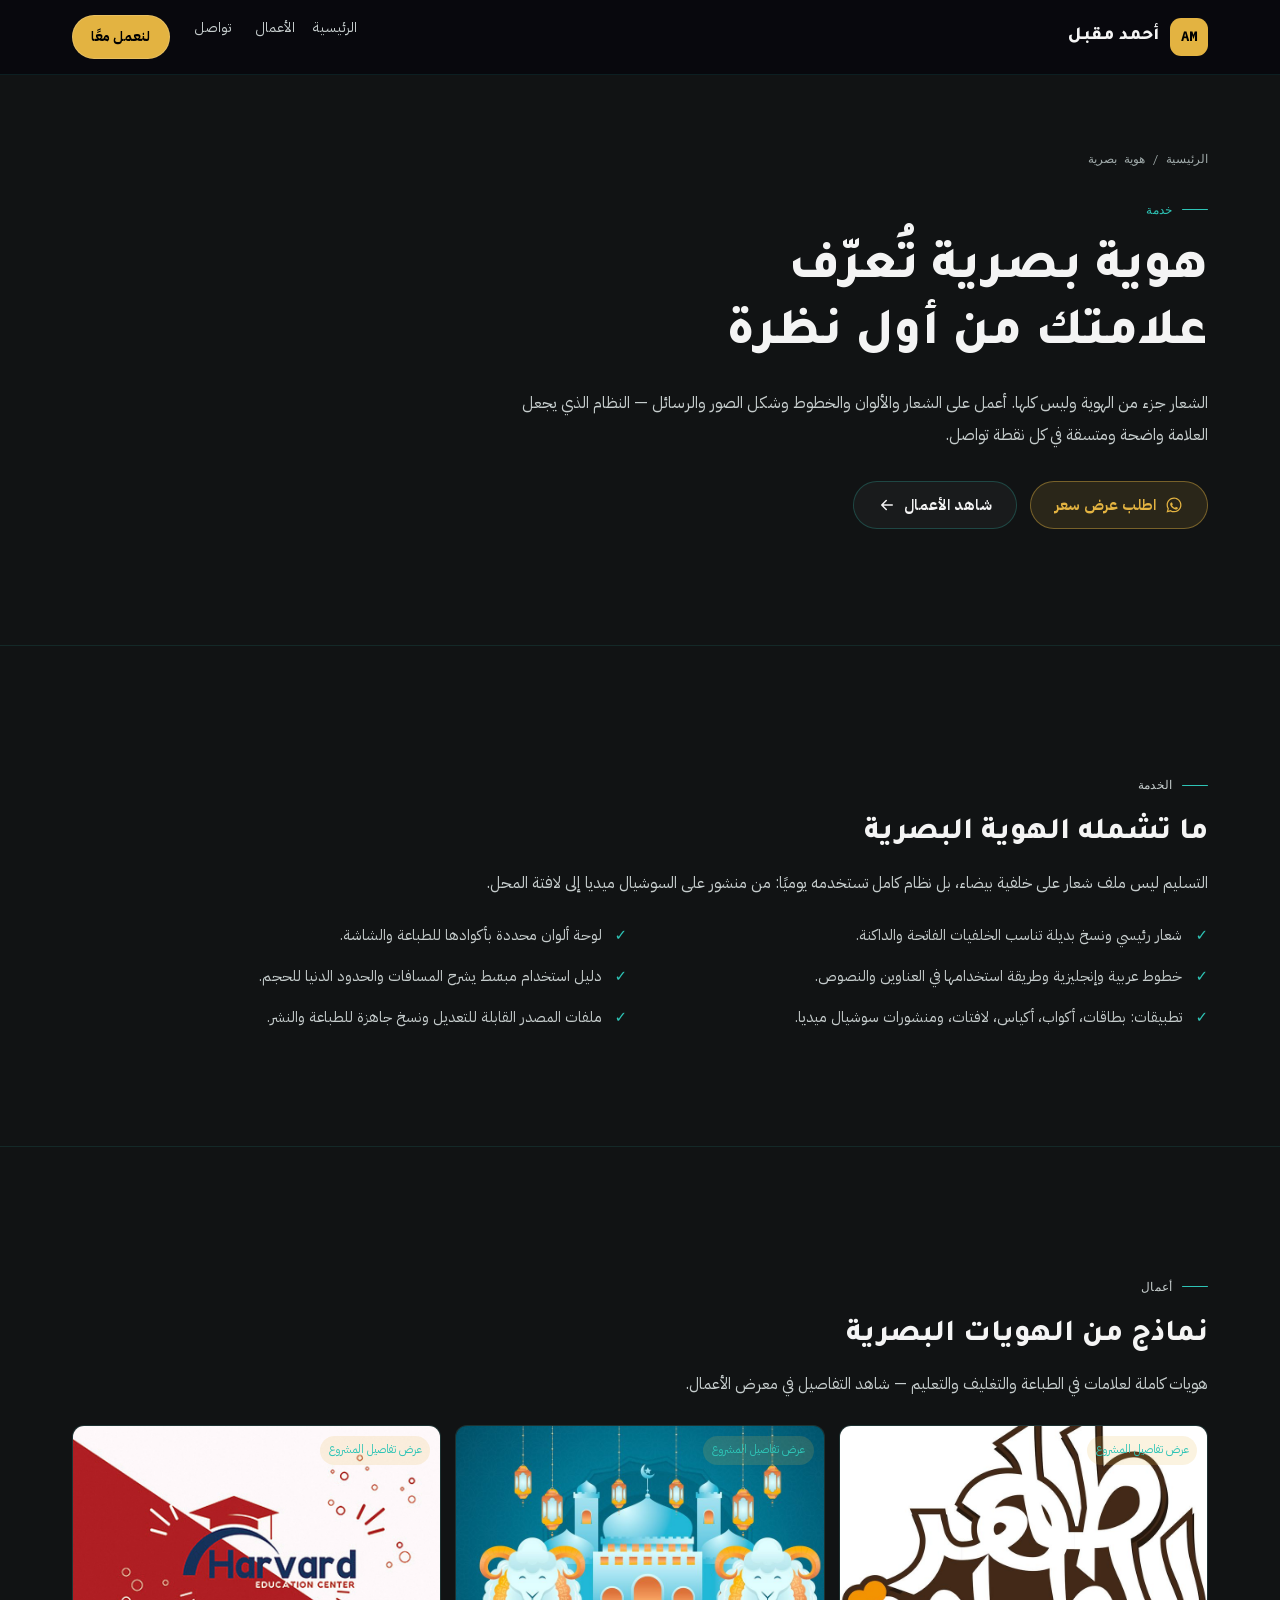
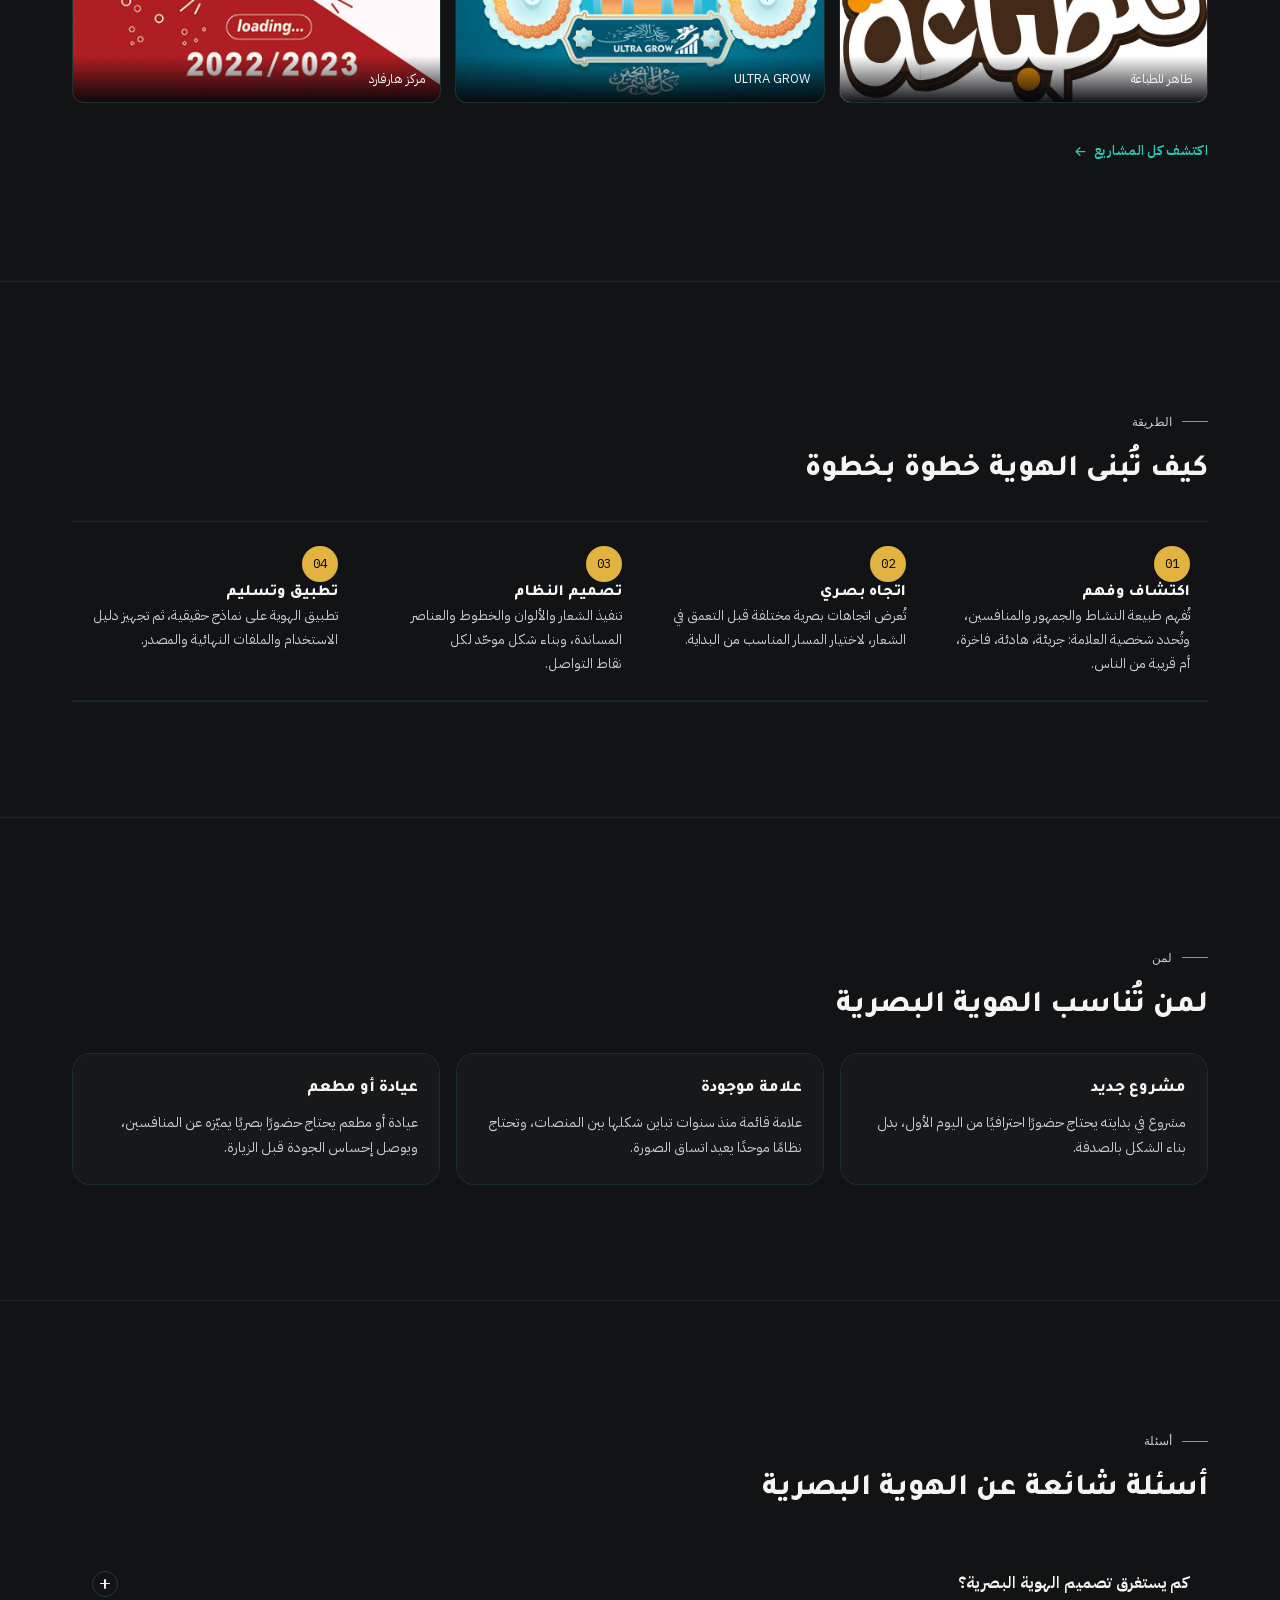
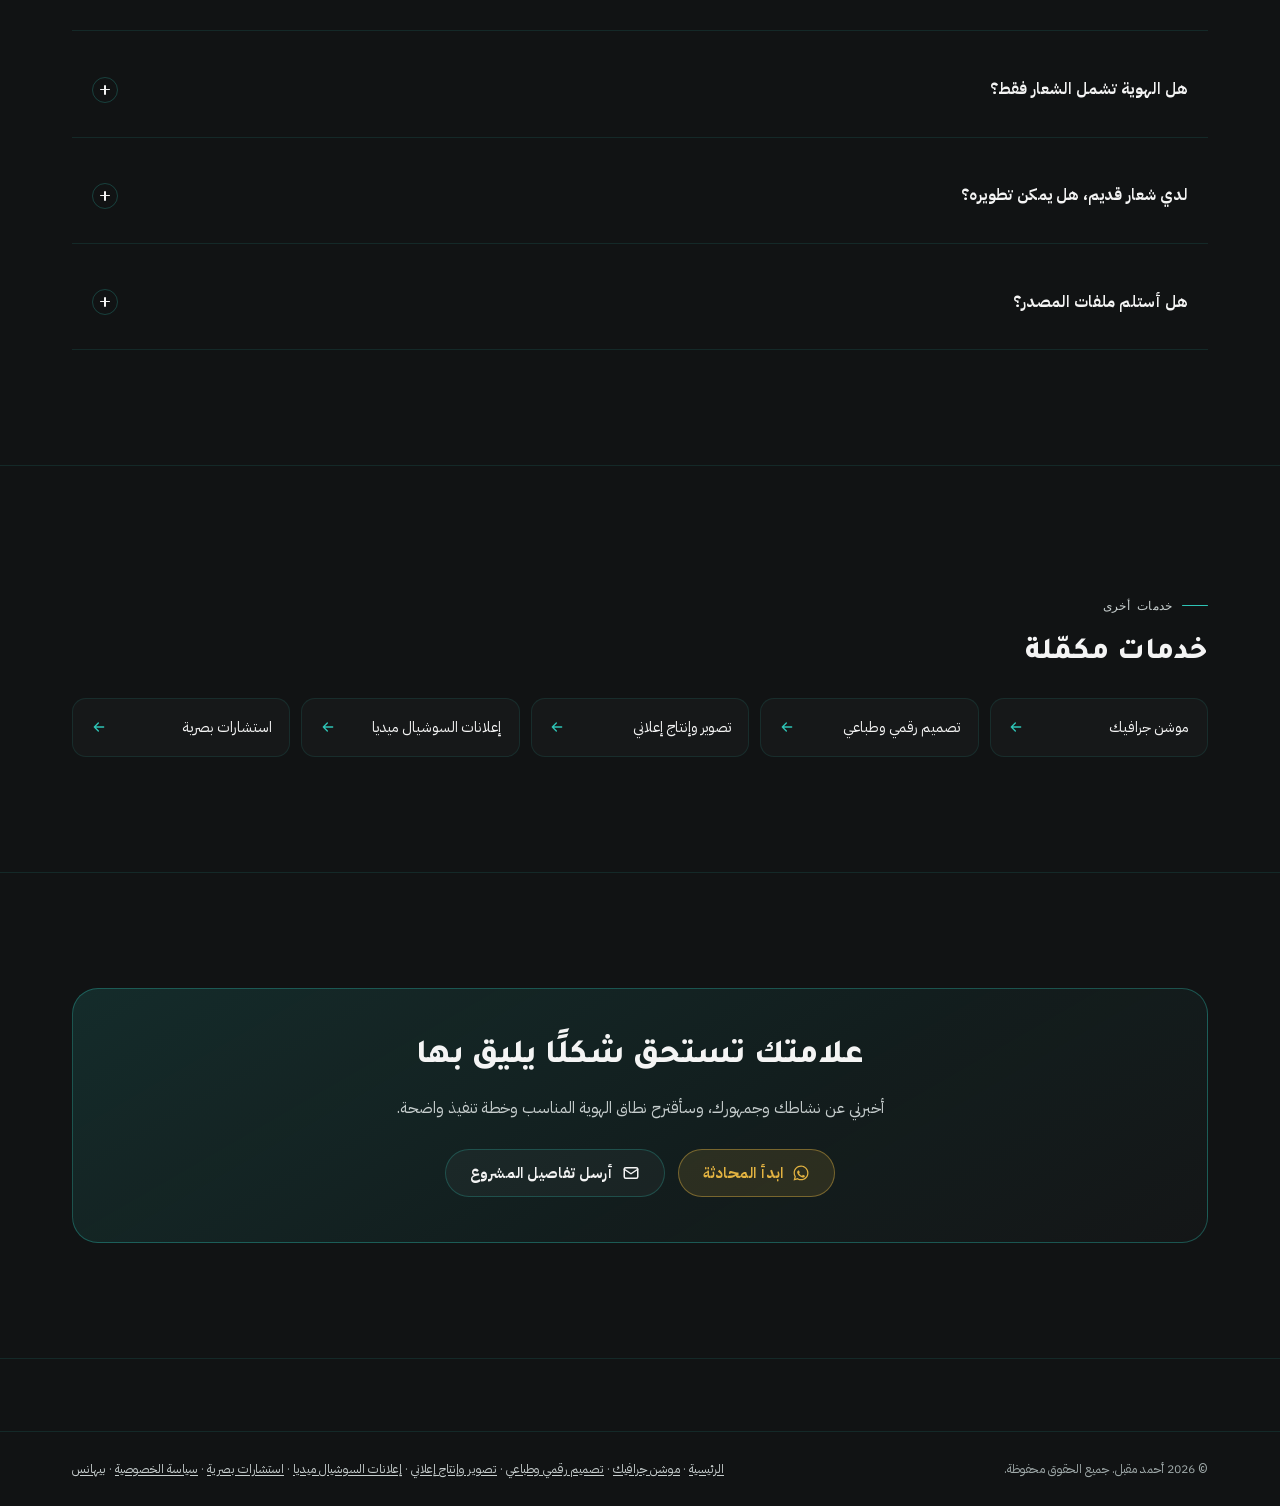
<file: brand-identity.html>
<!DOCTYPE html>
<html lang="ar" dir="rtl">
<head>
  <meta charset="UTF-8">
  <meta http-equiv="Content-Security-Policy" content="default-src 'self'; base-uri 'self'; object-src 'none'; script-src 'self' 'sha256-rnSilqx70ysJSINaYijSOVvGOzG2uzSgg0sneaLAnns='; style-src 'self' 'unsafe-inline'; img-src 'self' data:; font-src 'self' data:; media-src 'self'; frame-src https://www.youtube-nocookie.com; connect-src 'self' https://ahmed-analytics.ahmed01068775125.workers.dev; form-action 'self'; manifest-src 'self'">
  <meta name="referrer" content="strict-origin-when-cross-origin">
  <meta name="robots" content="index, follow, max-image-preview:large">
  <meta name="viewport" content="width=device-width, initial-scale=1, viewport-fit=cover">

  <title>هوية بصرية كاملة | أحمد مقبل</title>
  <meta name="description" content="تصميم هوية بصرية كاملة: شعار، ألوان، خطوط، دليل استخدام، وتطبيقات للمطبوعات والسوشيال ميديا، من مدينة الجمالية.">
  <meta name="author" content="أحمد مقبل">
  <meta name="theme-color" content="#111314">
  <meta name="color-scheme" content="dark">
  <link rel="canonical" href="https://ahmedmokbel99.github.io/brand-identity.html">
  <link rel="api-catalog" href="https://ahmedmokbel99.github.io/.well-known/api-catalog" type="application/linkset+json">
  <link rel="privacy-policy" href="https://ahmedmokbel99.github.io/privacy.html" type="text/html">
  <link rel="service-doc" href="https://ahmedmokbel99.github.io/docs/api/" type="text/html">
  <link rel="describedby" href="https://ahmedmokbel99.github.io/.well-known/ai-catalog.json" type="application/json">
  <link rel="alternate" type="text/markdown" href="https://ahmedmokbel99.github.io/brand-identity.md" hreflang="ar">

  <link rel="icon" type="image/svg+xml" href="assets/favicon.svg">
  <link rel="apple-touch-icon" href="assets/apple-touch-icon.png">
  <link rel="manifest" href="site.webmanifest">

  <meta property="og:type" content="website">
  <meta property="og:site_name" content="أحمد مقبل">
  <meta property="og:locale" content="ar_EG">
  <meta property="og:url" content="https://ahmedmokbel99.github.io/brand-identity.html">
  <meta property="og:title" content="هوية بصرية كاملة | أحمد مقبل">
  <meta property="og:description" content="نظام بصري متكامل: شعار وألوان وخطوط ودليل استخدام وتطبيقات.">
  <meta property="og:image" content="https://ahmedmokbel99.github.io/assets/og-image.jpg">
  <meta property="og:image:width" content="1200">
  <meta property="og:image:height" content="630">
  <meta property="og:image:type" content="image/jpeg">
  <meta property="og:image:alt" content="أحمد مقبل — تصميم وموشن جرافيك وتصوير">

  <meta name="twitter:card" content="summary_large_image">
  <meta name="twitter:url" content="https://ahmedmokbel99.github.io/brand-identity.html">
  <meta name="twitter:title" content="هوية بصرية كاملة | أحمد مقبل">
  <meta name="twitter:description" content="نظام بصري متكامل: شعار وألوان وخطوط ودليل استخدام وتطبيقات.">
  <meta name="twitter:image" content="https://ahmedmokbel99.github.io/assets/og-image.jpg">
  <meta name="twitter:image:alt" content="أحمد مقبل — تصميم وموشن جرافيك وتصوير">

  <link rel="preload" href="assets/fonts/ibm-plex-sans-arabic-400-arabic.woff2" as="font" type="font/woff2" crossorigin>
  <link rel="preload" href="assets/fonts/tajawal-800-arabic.woff2" as="font" type="font/woff2" crossorigin>
<link rel="stylesheet" href="css/style.css?v=18-e9463155">

  <script type="application/ld+json">
{
  "@context": "https://schema.org",
  "@graph": [
    {
      "@type": "Service",
      "@id": "https://ahmedmokbel99.github.io/brand-identity.html#service",
      "name": "تصميم هوية بصرية",
      "serviceType": "هوية بصرية وبناء علامة تجارية",
      "description": "تصميم هوية بصرية كاملة تشمل الشعار، لوحة الألوان، الخطوط، دليل الاستخدام، والتطبيقات الرقمية والطباعية.",
      "url": "https://ahmedmokbel99.github.io/brand-identity.html",
      "provider": {
        "@id": "https://ahmedmokbel99.github.io/#person",
        "@type": "Person",
        "name": "أحمد مقبل",
        "url": "https://ahmedmokbel99.github.io/",
        "jobTitle": "مصمم ومخرج بصري"
      },
      "areaServed": [
        {
          "@type": "City",
          "name": "مدينة الجمالية"
        },
        {
          "@type": "Country",
          "name": "مصر"
        },
        {
          "@type": "AdministrativeArea",
          "name": "العالم العربي"
        }
      ]
    },
    {
      "@type": "BreadcrumbList",
      "itemListElement": [
        {
          "@type": "ListItem",
          "position": 1,
          "name": "الرئيسية",
          "item": "https://ahmedmokbel99.github.io/"
        },
        {
          "@type": "ListItem",
          "position": 2,
          "name": "هوية بصرية",
          "item": "https://ahmedmokbel99.github.io/brand-identity.html"
        }
      ]
    },
    {
      "@type": "FAQPage",
      "mainEntity": [
        {
          "@type": "Question",
          "name": "كم يستغرق تصميم الهوية البصرية؟",
          "acceptedAnswer": {
            "@type": "Answer",
            "text": "من أسبوعين إلى أربعة أسابيع بحسب عدد الاتجاهات والمراجعات والتطبيقات المطلوبة. يُحدد الجدول بعد جلسة الاكتشاف."
          }
        },
        {
          "@type": "Question",
          "name": "هل الهوية تشمل الشعار فقط؟",
          "acceptedAnswer": {
            "@type": "Answer",
            "text": "لا. تشمل الشعار ولوحة الألوان والخطوط ودليل الاستخدام، وتطبيقات على المطبوعات والسوشيال ميديا وبطاقات العمل."
          }
        },
        {
          "@type": "Question",
          "name": "لدي شعار قديم، هل يمكن تطويره؟",
          "acceptedAnswer": {
            "@type": "Answer",
            "text": "نعم. يُراجع الشعار الحالي ويُحدد ما يحتاج تحسينًا، ثم يُبنى حوله نظام بصري متكامل يحافظ على ما يعرفه الجمهور."
          }
        },
        {
          "@type": "Question",
          "name": "هل أستلم ملفات المصدر؟",
          "acceptedAnswer": {
            "@type": "Answer",
            "text": "نعم، تستلم ملفات المصدر القابلة للتعديل ونسخًا جاهزة للطباعة والاستخدام الرقمي، مع دليل استخدام مبسّط."
          }
        }
      ]
    }
  ]
}
  </script>
</head>
<body>

  <a class="skip-link" href="#main">تخطَّ إلى المحتوى</a>

  <svg class="svg-sprite" xmlns="http://www.w3.org/2000/svg" aria-hidden="true" focusable="false">
    <symbol id="i-arrow-left" viewBox="0 0 24 24"><path d="M19 12H5M11 18l-6-6 6-6"/></symbol>
    <symbol id="i-mail" viewBox="0 0 24 24"><rect x="3" y="5" width="18" height="14" rx="2"/><path d="m3 7 9 6 9-6"/></symbol>
    <symbol id="i-whatsapp" viewBox="0 0 24 24"><path d="M12.04 2c-5.46 0-9.91 4.45-9.91 9.91 0 1.75.46 3.45 1.32 4.95L2.05 22l5.25-1.38c1.45.79 3.08 1.21 4.74 1.21 5.46 0 9.91-4.45 9.91-9.91 0-2.65-1.03-5.14-2.9-7.01A9.82 9.82 0 0 0 12.04 2m.01 1.67c2.2 0 4.26.86 5.82 2.42a8.23 8.23 0 0 1 2.41 5.83c0 4.54-3.7 8.24-8.24 8.24-1.48 0-2.93-.4-4.2-1.15l-.3-.18-3.12.82.83-3.04-.2-.31a8.19 8.19 0 0 1-1.26-4.38c0-4.54 3.7-8.24 8.24-8.24m4.52 11.66c-.25-.13-1.47-.72-1.7-.81-.23-.08-.39-.13-.56.13-.17.25-.64.81-.79.97-.14.17-.29.19-.54.06-.25-.13-1.06-.39-2.02-1.25-.75-.67-1.26-1.5-1.41-1.75-.15-.25-.02-.39.11-.51.11-.11.25-.29.38-.44.13-.14.17-.25.25-.42.08-.17.04-.31-.02-.44-.06-.13-.56-1.34-.76-1.84-.2-.49-.4-.42-.56-.43h-.48c-.17 0-.44.06-.67.31-.23.25-.88.86-.88 2.1 0 1.24.9 2.44 1.03 2.61.13.17 1.77 2.71 4.29 3.8.6.26 1.07.41 1.44.53.6.19 1.15.16 1.59.1.48-.07 1.47-.6 1.68-1.18.21-.58.21-1.07.15-1.18-.06-.11-.23-.17-.48-.3"/></symbol>
    <symbol id="i-external" viewBox="0 0 24 24"><path d="M14 4h6v6M20 4l-9 9M18 14v5a1 1 0 0 1-1 1H5a1 1 0 0 1-1-1V7a1 1 0 0 1 1-1h5"/></symbol>
    <symbol id="i-check" viewBox="0 0 24 24"><path d="m4 12 5 5L20 6"/></symbol>
    <symbol id="i-pin" viewBox="0 0 24 24"><path d="M20 10c0 6-8 12-8 12s-8-6-8-12a8 8 0 0 1 16 0Z"/><circle cx="12" cy="10" r="3"/></symbol>
  </svg>

  <header class="service-header">
    <div class="wrap service-header__inner">
      <a href="index.html" class="brand">
        <span class="brand__mark" aria-hidden="true">AM</span>
        <span>أحمد مقبل</span>
      </a>
      <nav class="service-nav" aria-label="التنقل">
        <a href="index.html">الرئيسية</a>
        <a href="index.html#work">الأعمال</a>
        <a href="index.html#contact">تواصل</a>
        <a class="btn btn--primary btn--sm" href="index.html#contact">لنعمل معًا</a>
      </nav>
    </div>
  </header>

  <main id="main" tabindex="-1">

    <section class="section service-hero">
      <div class="wrap">
        <nav class="breadcrumb" aria-label="مسار التنقل">
          <a href="index.html">الرئيسية</a>
          <span aria-hidden="true">/</span>
          <span>هوية بصرية</span>
        </nav>

        <p class="eyebrow">خدمة</p>
        <h1>هوية بصرية تُعرّف علامتك من أول نظرة</h1>
        <p class="service-lead">الشعار جزء من الهوية وليس كلها. أعمل على الشعار والألوان والخطوط وشكل الصور والرسائل — النظام الذي يجعل العلامة واضحة ومتسقة في كل نقطة تواصل.</p>

        <div class="hero-actions">
          <a class="btn btn--whatsapp" href="https://wa.me/201228084197?text=%D9%85%D8%B1%D8%AD%D8%A8%D9%8B%D8%A7%20%D8%A3%D8%AD%D9%85%D8%AF%D8%8C%20%D8%A3%D9%88%D8%AF%20%D8%A7%D9%84%D8%A7%D8%B3%D8%AA%D9%81%D8%B3%D8%A7%D8%B1%20%D8%B9%D9%86%20%D8%AE%D8%AF%D9%85%D8%A9%20%D8%A7%D9%84%D9%87%D9%88%D9%8A%D8%A9%20%D8%A7%D9%84%D8%A8%D8%B5%D8%B1%D9%8A%D8%A9%20%D8%A7%D9%84%D9%83%D8%A7%D9%85%D9%84%D8%A9%20%D9%84%D8%B9%D9%84%D8%A7%D9%85%D8%AA%D9%8A." target="_blank" rel="noopener noreferrer">
            <svg class="icon icon--solid" aria-hidden="true"><use href="#i-whatsapp"></use></svg>
            اطلب عرض سعر
          </a>
          <a class="btn btn--ghost" href="index.html#work">
            شاهد الأعمال
            <svg class="icon" aria-hidden="true"><use href="#i-arrow-left"></use></svg>
          </a>
        </div>
      </div>
    </section>

    <section class="section section--soft">
      <div class="wrap">
        <div class="service-block" style="margin-top:0">
          <p class="eyebrow">الخدمة</p>
          <h2>ما تشمله الهوية البصرية</h2>
          <p>التسليم ليس ملف شعار على خلفية بيضاء، بل نظام كامل تستخدمه يوميًا: من منشور على السوشيال ميديا إلى لافتة المحل.</p>

          <ul class="service-list">
            <li>شعار رئيسي ونسخ بديلة تناسب الخلفيات الفاتحة والداكنة.</li>
            <li>لوحة ألوان محددة بأكوادها للطباعة والشاشة.</li>
            <li>خطوط عربية وإنجليزية وطريقة استخدامها في العناوين والنصوص.</li>
            <li>دليل استخدام مبسّط يشرح المسافات والحدود الدنيا للحجم.</li>
            <li>تطبيقات: بطاقات، أكواب، أكياس، لافتات، ومنشورات سوشيال ميديا.</li>
            <li>ملفات المصدر القابلة للتعديل ونسخ جاهزة للطباعة والنشر.</li>
          </ul>
        </div>
      </div>
    </section>

    <section class="section">
      <div class="wrap">
        <div class="service-block" style="margin-top:0">
          <p class="eyebrow">أعمال</p>
          <h2>نماذج من الهويات البصرية</h2>
          <p>هويات كاملة لعلامات في الطباعة والتغليف والتعليم — شاهد التفاصيل في معرض الأعمال.</p>

          <div class="service-gallery">
            <div class="service-gallery__item">
              <a href="index.html#project-f05" aria-label="عرض تفاصيل المشروع — طاهر للطباعة">
                <img src="assets/projects/taher-printing-brand-identity-900.jpg" width="900" height="766" alt="هوية بصرية وتصميمات طباعية لمطبعة طاهر — أحمد مقبل" loading="lazy" decoding="async">
                <span class="service-gallery__title">طاهر للطباعة</span>
                <span class="service-gallery__action">عرض تفاصيل المشروع</span>
              </a>

            </div>
            <div class="service-gallery__item">
              <a href="index.html#project-f07" aria-label="عرض تفاصيل المشروع — ULTRA GROW">
                <img src="assets/projects/ultra-grow-brand-packaging-900.jpg" width="900" height="620" alt="هوية وتغليف علامة ULTRA GROW — أحمد مقبل" loading="lazy" decoding="async">
                <span class="service-gallery__title">ULTRA GROW</span>
                <span class="service-gallery__action">عرض تفاصيل المشروع</span>
              </a>

            </div>
            <div class="service-gallery__item">
              <a href="index.html#project-f06" aria-label="عرض تفاصيل المشروع — مركز هارفارد">
                <img src="assets/projects/harvard-education-center-brand.jpg" width="404" height="316" alt="هوية بصرية لمركز هارفارد التعليمي — أحمد مقبل" loading="lazy" decoding="async">
                <span class="service-gallery__title">مركز هارفارد</span>
                <span class="service-gallery__action">عرض تفاصيل المشروع</span>
              </a>

            </div>
          </div>

          <p style="margin-top:1.3rem">
            <a class="service__link" href="index.html#work">
              اكتشف كل المشاريع
              <svg class="icon" aria-hidden="true"><use href="#i-arrow-left"></use></svg>
            </a>
          </p>
        </div>
      </div>
    </section>

    <section class="section section--soft">
      <div class="wrap">
        <div class="service-block" style="margin-top:0">
          <p class="eyebrow">الطريقة</p>
          <h2>كيف تُبنى الهوية خطوة بخطوة</h2>

          <div class="process-grid" style="margin-top:1.8rem">
            <article class="step">
              <div class="step__num">01</div>
              <h3>اكتشاف وفهم</h3>
              <p>تُفهم طبيعة النشاط والجمهور والمنافسين، وتُحدد شخصية العلامة: جريئة، هادئة، فاخرة، أم قريبة من الناس.</p>
            </article>
            <article class="step">
              <div class="step__num">02</div>
              <h3>اتجاه بصري</h3>
              <p>تُعرض اتجاهات بصرية مختلفة قبل التعمق في الشعار، لاختيار المسار المناسب من البداية.</p>
            </article>
            <article class="step">
              <div class="step__num">03</div>
              <h3>تصميم النظام</h3>
              <p>تنفيذ الشعار والألوان والخطوط والعناصر المساندة، وبناء شكل موحّد لكل نقاط التواصل.</p>
            </article>
            <article class="step">
              <div class="step__num">04</div>
              <h3>تطبيق وتسليم</h3>
              <p>تطبيق الهوية على نماذج حقيقية، ثم تجهيز دليل الاستخدام والملفات النهائية والمصدر.</p>
            </article>
          </div>
        </div>
      </div>
    </section>

    <section class="section">
      <div class="wrap">
        <div class="service-block" style="margin-top:0">
          <p class="eyebrow">لمن</p>
          <h2>لمن تُناسب الهوية البصرية</h2>

          <div class="service-cards">
            <article class="service-card">
              <h3>مشروع جديد</h3>
              <p>مشروع في بدايته يحتاج حضورًا احترافيًا من اليوم الأول، بدل بناء الشكل بالصدفة.</p>
            </article>
            <article class="service-card">
              <h3>علامة موجودة</h3>
              <p>علامة قائمة منذ سنوات تباين شكلها بين المنصات، وتحتاج نظامًا موحدًا يعيد اتساق الصورة.</p>
            </article>
            <article class="service-card">
              <h3>عيادة أو مطعم</h3>
              <p>عيادة أو مطعم يحتاج حضورًا بصريًا يميّزه عن المنافسين، ويوصل إحساس الجودة قبل الزيارة.</p>
            </article>
          </div>
        </div>
      </div>
    </section>

    <section class="section section--soft">
      <div class="wrap">
        <div class="service-block" style="margin-top:0">
          <p class="eyebrow">أسئلة</p>
          <h2>أسئلة شائعة عن الهوية البصرية</h2>

          <div class="service-faq">
            <details class="faq">
              <summary>كم يستغرق تصميم الهوية البصرية؟<span class="faq__icon" aria-hidden="true"></span></summary>
              <p>من أسبوعين إلى أربعة أسابيع بحسب عدد الاتجاهات والمراجعات والتطبيقات المطلوبة. يُحدد الجدول بعد جلسة الاكتشاف.</p>
            </details>
            <details class="faq">
              <summary>هل الهوية تشمل الشعار فقط؟<span class="faq__icon" aria-hidden="true"></span></summary>
              <p>لا. تشمل الشعار ولوحة الألوان والخطوط ودليل الاستخدام، وتطبيقات على المطبوعات والسوشيال ميديا وبطاقات العمل.</p>
            </details>
            <details class="faq">
              <summary>لدي شعار قديم، هل يمكن تطويره؟<span class="faq__icon" aria-hidden="true"></span></summary>
              <p>نعم. يُراجع الشعار الحالي ويُحدد ما يحتاج تحسينًا، ثم يُبنى حوله نظام بصري متكامل يحافظ على ما يعرفه الجمهور.</p>
            </details>
            <details class="faq">
              <summary>هل أستلم ملفات المصدر؟<span class="faq__icon" aria-hidden="true"></span></summary>
              <p>نعم، تستلم ملفات المصدر القابلة للتعديل ونسخًا جاهزة للطباعة والاستخدام الرقمي، مع دليل استخدام مبسّط.</p>
            </details>
          </div>
        </div>
      </div>
    </section>

    <section class="section">
      <div class="wrap">
        <div class="service-block" style="margin-top:0">
          <p class="eyebrow">خدمات أخرى</p>
          <h2>خدمات مكمّلة</h2>
          <div class="service-crosses">
            <a class="service-cross" href="motion-graphics.html">
              <span>موشن جرافيك</span>
              <svg class="icon" aria-hidden="true"><use href="#i-arrow-left"></use></svg>
            </a>
            <a class="service-cross" href="digital-print.html">
              <span>تصميم رقمي وطباعي</span>
              <svg class="icon" aria-hidden="true"><use href="#i-arrow-left"></use></svg>
            </a>
            <a class="service-cross" href="photo-production.html">
              <span>تصوير وإنتاج إعلاني</span>
              <svg class="icon" aria-hidden="true"><use href="#i-arrow-left"></use></svg>
            </a>
            <a class="service-cross" href="social-media-ads.html">
              <span>إعلانات السوشيال ميديا</span>
              <svg class="icon" aria-hidden="true"><use href="#i-arrow-left"></use></svg>
            </a>
            <a class="service-cross" href="brand-consulting.html">
              <span>استشارات بصرية</span>
              <svg class="icon" aria-hidden="true"><use href="#i-arrow-left"></use></svg>
            </a>
          </div>
        </div>
      </div>
    </section>

    <section class="section section--soft">
      <div class="wrap">
        <div class="service-cta">
          <h2>علامتك تستحق شكلًا يليق بها</h2>
          <p>أخبرني عن نشاطك وجمهورك، وسأقترح نطاق الهوية المناسب وخطة تنفيذ واضحة.</p>
          <div class="hero-actions">
            <a class="btn btn--whatsapp" href="https://wa.me/201228084197?text=%D9%85%D8%B1%D8%AD%D8%A8%D9%8B%D8%A7%20%D8%A3%D8%AD%D9%85%D8%AF%D8%8C%20%D8%A3%D9%88%D8%AF%20%D8%A7%D9%84%D8%A7%D8%B3%D8%AA%D9%81%D8%B3%D8%A7%D8%B1%20%D8%B9%D9%86%20%D8%AE%D8%AF%D9%85%D8%A9%20%D8%A7%D9%84%D9%87%D9%88%D9%8A%D8%A9%20%D8%A7%D9%84%D8%A8%D8%B5%D8%B1%D9%8A%D8%A9%20%D8%A7%D9%84%D9%83%D8%A7%D9%85%D9%84%D8%A9%20%D9%84%D8%B9%D9%84%D8%A7%D9%85%D8%AA%D9%8A." target="_blank" rel="noopener noreferrer">
              <svg class="icon icon--solid" aria-hidden="true"><use href="#i-whatsapp"></use></svg>
              ابدأ المحادثة
            </a>
            <a class="btn btn--ghost" href="index.html#contact">
              <svg class="icon" aria-hidden="true"><use href="#i-mail"></use></svg>
              أرسل تفاصيل المشروع
            </a>
          </div>
        </div>
      </div>
    </section>

  </main>

  <footer class="service-footer">
    <div class="wrap service-footer__inner">
      <span>© <span id="year">2026</span> أحمد مقبل. جميع الحقوق محفوظة.</span>
      <span>
        <a href="index.html">الرئيسية</a> ·
<a href="motion-graphics.html">موشن جرافيك</a> · <a href="digital-print.html">تصميم رقمي وطباعي</a> · <a href="photo-production.html">تصوير وإنتاج إعلاني</a> · <a href="social-media-ads.html">إعلانات السوشيال ميديا</a> · <a href="brand-consulting.html">استشارات بصرية</a> ·
        <a href="privacy.html">سياسة الخصوصية</a> ·
        <a href="https://www.behance.net/ahmed01068b62e" target="_blank" rel="noopener noreferrer">بيهانس</a>
      </span>
    </div>
  </footer>

  <script>document.getElementById('year').textContent = new Date().getFullYear();</script>
</body>
</html>
</file>
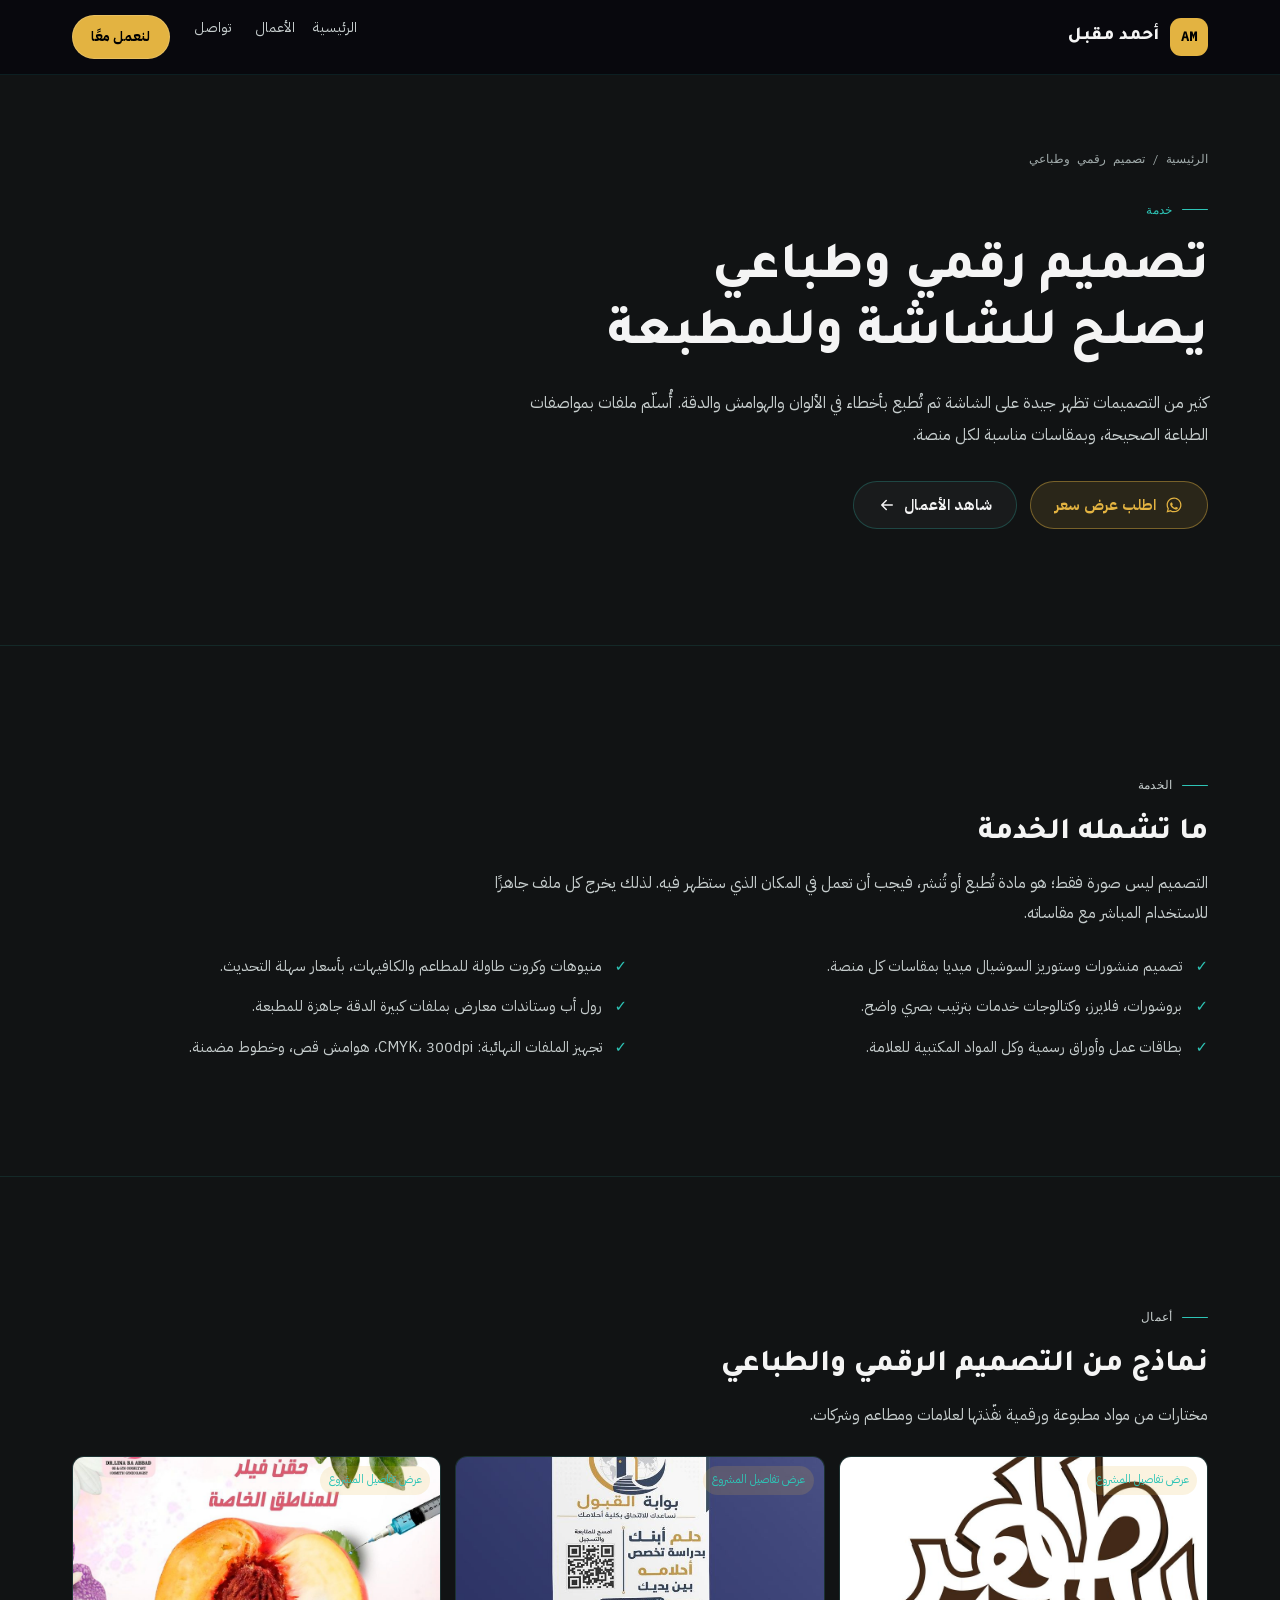
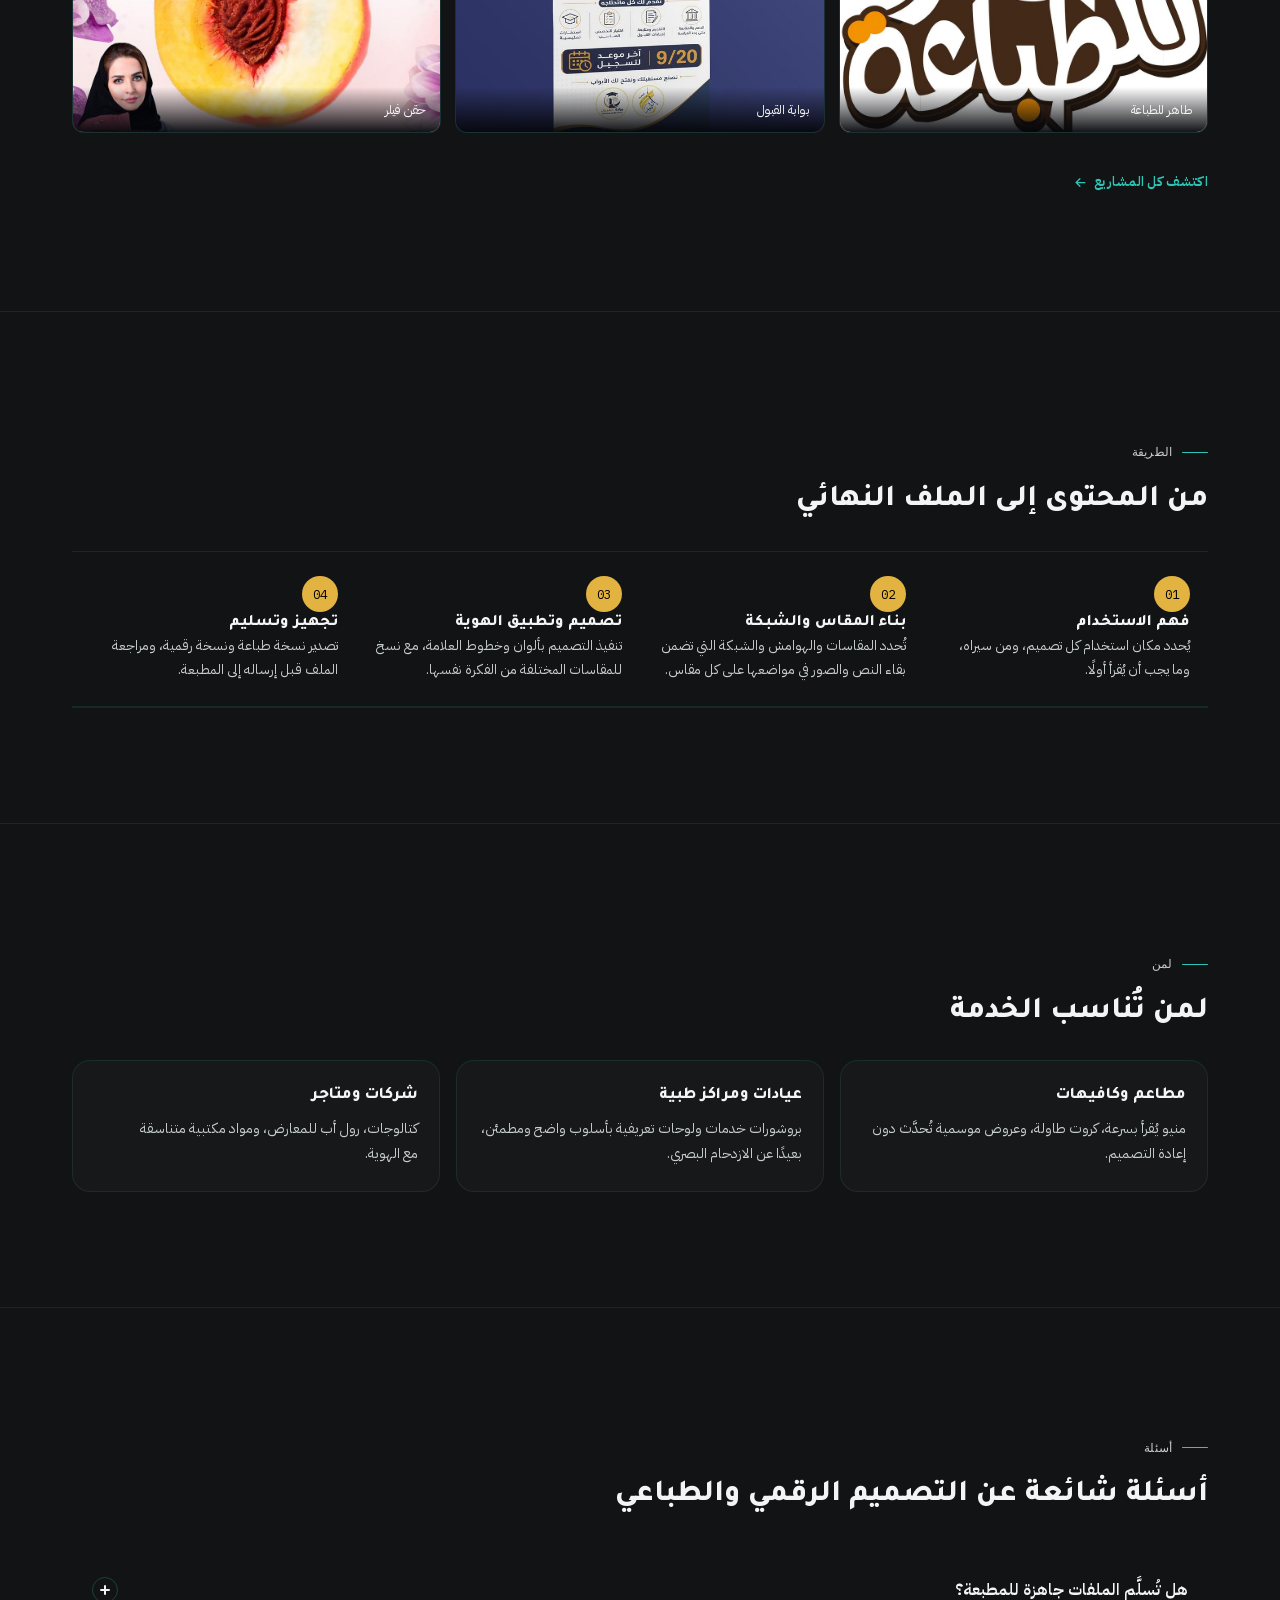
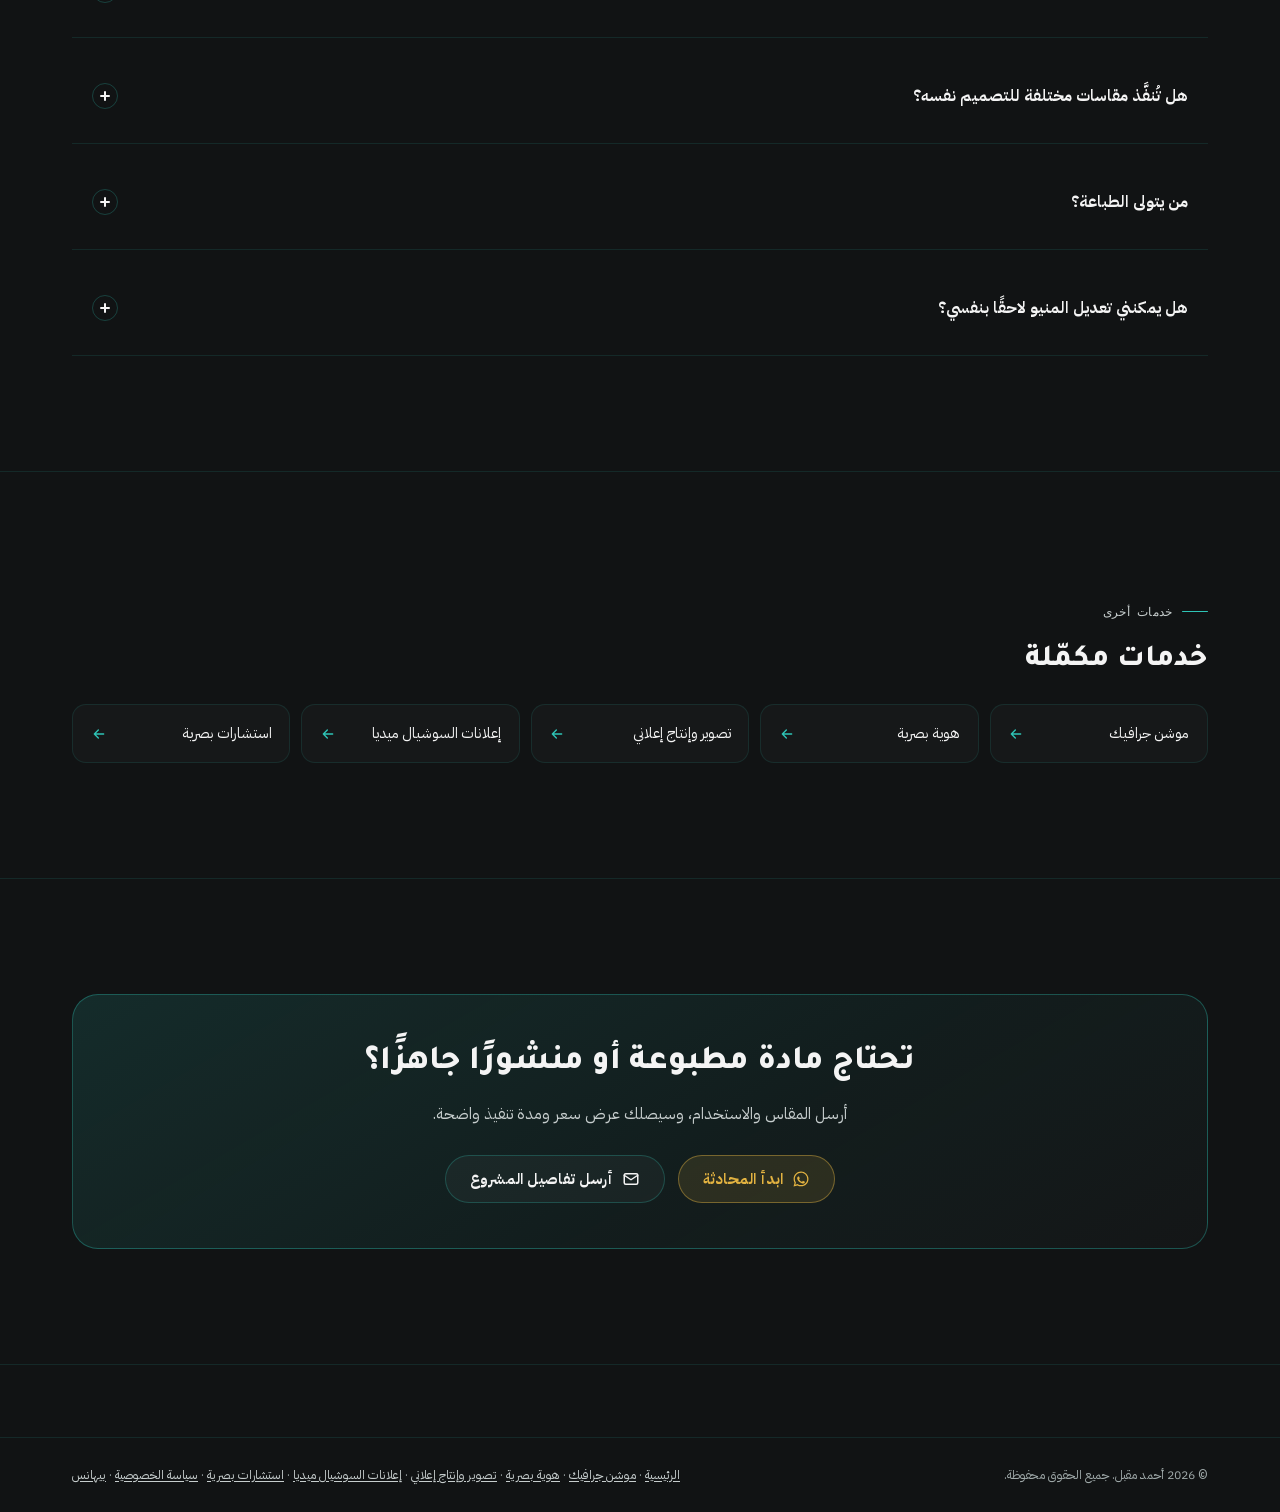
<file: digital-print.html>
<!DOCTYPE html>
<html lang="ar" dir="rtl">
<head>
  <meta charset="UTF-8">
  <meta http-equiv="Content-Security-Policy" content="default-src 'self'; base-uri 'self'; object-src 'none'; script-src 'self' 'sha256-rnSilqx70ysJSINaYijSOVvGOzG2uzSgg0sneaLAnns='; style-src 'self' 'unsafe-inline'; img-src 'self' data:; font-src 'self' data:; media-src 'self'; frame-src https://www.youtube-nocookie.com; connect-src 'self' https://ahmed-analytics.ahmed01068775125.workers.dev; form-action 'self'; manifest-src 'self'">
  <meta name="referrer" content="strict-origin-when-cross-origin">
  <meta name="robots" content="index, follow, max-image-preview:large">
  <meta name="viewport" content="width=device-width, initial-scale=1, viewport-fit=cover">

  <title>تصميم رقمي وطباعي | أحمد مقبل</title>
  <meta name="description" content="تصميم منشورات السوشيال ميديا والمطبوعات والمنيوهات والكتالوجات، بملفات جاهزة للطباعة (CMYK، 300dpi) وللنشر الرقمي.">
  <meta name="author" content="أحمد مقبل">
  <meta name="theme-color" content="#111314">
  <meta name="color-scheme" content="dark">
  <link rel="canonical" href="https://ahmedmokbel99.github.io/digital-print.html">
  <link rel="api-catalog" href="https://ahmedmokbel99.github.io/.well-known/api-catalog" type="application/linkset+json">
  <link rel="privacy-policy" href="https://ahmedmokbel99.github.io/privacy.html" type="text/html">
  <link rel="service-doc" href="https://ahmedmokbel99.github.io/docs/api/" type="text/html">
  <link rel="describedby" href="https://ahmedmokbel99.github.io/.well-known/ai-catalog.json" type="application/json">
  <link rel="alternate" type="text/markdown" href="https://ahmedmokbel99.github.io/digital-print.md" hreflang="ar">

  <link rel="icon" type="image/svg+xml" href="assets/favicon.svg">
  <link rel="apple-touch-icon" href="assets/apple-touch-icon.png">
  <link rel="manifest" href="site.webmanifest">

  <meta property="og:type" content="website">
  <meta property="og:site_name" content="أحمد مقبل">
  <meta property="og:locale" content="ar_EG">
  <meta property="og:url" content="https://ahmedmokbel99.github.io/digital-print.html">
  <meta property="og:title" content="تصميم رقمي وطباعي | أحمد مقبل">
  <meta property="og:description" content="ملفات جاهزة للطباعة والنشر، بمقاسات مناسبة لكل منصة.">
  <meta property="og:image" content="https://ahmedmokbel99.github.io/assets/og-image.jpg">
  <meta property="og:image:width" content="1200">
  <meta property="og:image:height" content="630">
  <meta property="og:image:type" content="image/jpeg">
  <meta property="og:image:alt" content="أحمد مقبل — تصميم وموشن جرافيك وتصوير">

  <meta name="twitter:card" content="summary_large_image">
  <meta name="twitter:url" content="https://ahmedmokbel99.github.io/digital-print.html">
  <meta name="twitter:title" content="تصميم رقمي وطباعي | أحمد مقبل">
  <meta name="twitter:description" content="ملفات جاهزة للطباعة والنشر، بمقاسات مناسبة لكل منصة.">
  <meta name="twitter:image" content="https://ahmedmokbel99.github.io/assets/og-image.jpg">
  <meta name="twitter:image:alt" content="أحمد مقبل — تصميم وموشن جرافيك وتصوير">

  <link rel="preload" href="assets/fonts/ibm-plex-sans-arabic-400-arabic.woff2" as="font" type="font/woff2" crossorigin>
  <link rel="preload" href="assets/fonts/tajawal-800-arabic.woff2" as="font" type="font/woff2" crossorigin>
<link rel="stylesheet" href="css/style.css?v=18-e9463155">

  <script type="application/ld+json">
{
  "@context": "https://schema.org",
  "@graph": [
    {
      "@type": "Service",
      "@id": "https://ahmedmokbel99.github.io/digital-print.html#service",
      "name": "تصميم رقمي وطباعي",
      "serviceType": "تصميم جرافيك رقمي وطباعي",
      "description": "تصميم منشورات السوشيال ميديا، منيوهات، بروشورات، ورول أب بملفات جاهزة للطباعة والنشر.",
      "url": "https://ahmedmokbel99.github.io/digital-print.html",
      "provider": {
        "@id": "https://ahmedmokbel99.github.io/#person",
        "@type": "Person",
        "name": "أحمد مقبل",
        "url": "https://ahmedmokbel99.github.io/",
        "jobTitle": "مصمم ومخرج بصري"
      },
      "areaServed": [
        {
          "@type": "City",
          "name": "مدينة الجمالية"
        },
        {
          "@type": "Country",
          "name": "مصر"
        },
        {
          "@type": "AdministrativeArea",
          "name": "العالم العربي"
        }
      ]
    },
    {
      "@type": "BreadcrumbList",
      "itemListElement": [
        {
          "@type": "ListItem",
          "position": 1,
          "name": "الرئيسية",
          "item": "https://ahmedmokbel99.github.io/"
        },
        {
          "@type": "ListItem",
          "position": 2,
          "name": "تصميم رقمي وطباعي",
          "item": "https://ahmedmokbel99.github.io/digital-print.html"
        }
      ]
    },
    {
      "@type": "FAQPage",
      "mainEntity": [
        {
          "@type": "Question",
          "name": "هل تُسلَّم الملفات جاهزة للمطبعة؟",
          "acceptedAnswer": {
            "@type": "Answer",
            "text": "نعم: CMYK بدقة 300dpi مع هوامش قص، ومراجعة الملف مع المطبعة عند الحاجة إلى تعديل تقني."
          }
        },
        {
          "@type": "Question",
          "name": "هل تُنفَّذ مقاسات مختلفة للتصميم نفسه؟",
          "acceptedAnswer": {
            "@type": "Answer",
            "text": "نعم، نسخة لكل مقاس مطلوب: منشور، ستوري، رول أب، أو منيو — بالفكرة والهوية نفسها."
          }
        },
        {
          "@type": "Question",
          "name": "من يتولى الطباعة؟",
          "acceptedAnswer": {
            "@type": "Answer",
            "text": "التصميم والتجهيز من جانبي، والطباعة مع مطبعة تختارها أو أرشحها لك، ويصلها الملف جاهزًا."
          }
        },
        {
          "@type": "Question",
          "name": "هل يمكنني تعديل المنيو لاحقًا بنفسي؟",
          "acceptedAnswer": {
            "@type": "Answer",
            "text": "نعم، تُسلَّم نسخة منظمة بطبقات واضحة وخطوط مضمّنة، ويمكنك تغيير الأسعار أو الأصناف دون خبرة تصميم."
          }
        }
      ]
    }
  ]
}
  </script>
</head>
<body>

  <a class="skip-link" href="#main">تخطَّ إلى المحتوى</a>

  <svg class="svg-sprite" xmlns="http://www.w3.org/2000/svg" aria-hidden="true" focusable="false">
    <symbol id="i-arrow-left" viewBox="0 0 24 24"><path d="M19 12H5M11 18l-6-6 6-6"/></symbol>
    <symbol id="i-mail" viewBox="0 0 24 24"><rect x="3" y="5" width="18" height="14" rx="2"/><path d="m3 7 9 6 9-6"/></symbol>
    <symbol id="i-whatsapp" viewBox="0 0 24 24"><path d="M12.04 2c-5.46 0-9.91 4.45-9.91 9.91 0 1.75.46 3.45 1.32 4.95L2.05 22l5.25-1.38c1.45.79 3.08 1.21 4.74 1.21 5.46 0 9.91-4.45 9.91-9.91 0-2.65-1.03-5.14-2.9-7.01A9.82 9.82 0 0 0 12.04 2m.01 1.67c2.2 0 4.26.86 5.82 2.42a8.23 8.23 0 0 1 2.41 5.83c0 4.54-3.7 8.24-8.24 8.24-1.48 0-2.93-.4-4.2-1.15l-.3-.18-3.12.82.83-3.04-.2-.31a8.19 8.19 0 0 1-1.26-4.38c0-4.54 3.7-8.24 8.24-8.24m4.52 11.66c-.25-.13-1.47-.72-1.7-.81-.23-.08-.39-.13-.56.13-.17.25-.64.81-.79.97-.14.17-.29.19-.54.06-.25-.13-1.06-.39-2.02-1.25-.75-.67-1.26-1.5-1.41-1.75-.15-.25-.02-.39.11-.51.11-.11.25-.29.38-.44.13-.14.17-.25.25-.42.08-.17.04-.31-.02-.44-.06-.13-.56-1.34-.76-1.84-.2-.49-.4-.42-.56-.43h-.48c-.17 0-.44.06-.67.31-.23.25-.88.86-.88 2.1 0 1.24.9 2.44 1.03 2.61.13.17 1.77 2.71 4.29 3.8.6.26 1.07.41 1.44.53.6.19 1.15.16 1.59.1.48-.07 1.47-.6 1.68-1.18.21-.58.21-1.07.15-1.18-.06-.11-.23-.17-.48-.3"/></symbol>
    <symbol id="i-external" viewBox="0 0 24 24"><path d="M14 4h6v6M20 4l-9 9M18 14v5a1 1 0 0 1-1 1H5a1 1 0 0 1-1-1V7a1 1 0 0 1 1-1h5"/></symbol>
    <symbol id="i-check" viewBox="0 0 24 24"><path d="m4 12 5 5L20 6"/></symbol>
    <symbol id="i-pin" viewBox="0 0 24 24"><path d="M20 10c0 6-8 12-8 12s-8-6-8-12a8 8 0 0 1 16 0Z"/><circle cx="12" cy="10" r="3"/></symbol>
  </svg>

  <header class="service-header">
    <div class="wrap service-header__inner">
      <a href="index.html" class="brand">
        <span class="brand__mark" aria-hidden="true">AM</span>
        <span>أحمد مقبل</span>
      </a>
      <nav class="service-nav" aria-label="التنقل">
        <a href="index.html">الرئيسية</a>
        <a href="index.html#work">الأعمال</a>
        <a href="index.html#contact">تواصل</a>
        <a class="btn btn--primary btn--sm" href="index.html#contact">لنعمل معًا</a>
      </nav>
    </div>
  </header>

  <main id="main" tabindex="-1">

    <section class="section service-hero">
      <div class="wrap">
        <nav class="breadcrumb" aria-label="مسار التنقل">
          <a href="index.html">الرئيسية</a>
          <span aria-hidden="true">/</span>
          <span>تصميم رقمي وطباعي</span>
        </nav>

        <p class="eyebrow">خدمة</p>
        <h1>تصميم رقمي وطباعي يصلح للشاشة وللمطبعة</h1>
        <p class="service-lead">كثير من التصميمات تظهر جيدة على الشاشة ثم تُطبع بأخطاء في الألوان والهوامش والدقة. أُسلّم ملفات بمواصفات الطباعة الصحيحة، وبمقاسات مناسبة لكل منصة.</p>

        <div class="hero-actions">
          <a class="btn btn--whatsapp" href="https://wa.me/201228084197?text=%D9%85%D8%B1%D8%AD%D8%A8%D9%8B%D8%A7%20%D8%A3%D8%AD%D9%85%D8%AF%D8%8C%20%D8%A3%D9%88%D8%AF%20%D8%A7%D9%84%D8%A7%D8%B3%D8%AA%D9%81%D8%B3%D8%A7%D8%B1%20%D8%B9%D9%86%20%D8%AE%D8%AF%D9%85%D8%A9%20%D8%A7%D9%84%D8%AA%D8%B5%D9%85%D9%8A%D9%85%20%D8%A7%D9%84%D8%B1%D9%82%D9%85%D9%8A%20%D9%88%D8%A7%D9%84%D8%B7%D8%A8%D8%A7%D8%B9%D9%8A%20%D9%84%D9%85%D9%88%D8%A7%D8%AF%20%D8%A3%D8%AD%D8%AA%D8%A7%D8%AC%D9%87%D8%A7." target="_blank" rel="noopener noreferrer">
            <svg class="icon icon--solid" aria-hidden="true"><use href="#i-whatsapp"></use></svg>
            اطلب عرض سعر
          </a>
          <a class="btn btn--ghost" href="index.html#work">
            شاهد الأعمال
            <svg class="icon" aria-hidden="true"><use href="#i-arrow-left"></use></svg>
          </a>
        </div>
      </div>
    </section>

    <section class="section section--soft">
      <div class="wrap">
        <div class="service-block" style="margin-top:0">
          <p class="eyebrow">الخدمة</p>
          <h2>ما تشمله الخدمة</h2>
          <p>التصميم ليس صورة فقط؛ هو مادة تُطبع أو تُنشر، فيجب أن تعمل في المكان الذي ستظهر فيه. لذلك يخرج كل ملف جاهزًا للاستخدام المباشر مع مقاساته.</p>

          <ul class="service-list">
            <li>تصميم منشورات وستوريز السوشيال ميديا بمقاسات كل منصة.</li>
            <li>منيوهات وكروت طاولة للمطاعم والكافيهات، بأسعار سهلة التحديث.</li>
            <li>بروشورات، فلايرز، وكتالوجات خدمات بترتيب بصري واضح.</li>
            <li>رول أب وستاندات معارض بملفات كبيرة الدقة جاهزة للمطبعة.</li>
            <li>بطاقات عمل وأوراق رسمية وكل المواد المكتبية للعلامة.</li>
            <li>تجهيز الملفات النهائية: CMYK، 300dpi، هوامش قص، وخطوط مضمنة.</li>
          </ul>
        </div>
      </div>
    </section>

    <section class="section">
      <div class="wrap">
        <div class="service-block" style="margin-top:0">
          <p class="eyebrow">أعمال</p>
          <h2>نماذج من التصميم الرقمي والطباعي</h2>
          <p>مختارات من مواد مطبوعة ورقمية نفّذتها لعلامات ومطاعم وشركات.</p>

          <div class="service-gallery">
            <div class="service-gallery__item">
              <a href="index.html#project-f05" aria-label="عرض تفاصيل المشروع — طاهر للطباعة">
                <img src="assets/projects/taher-printing-brand-identity-900.jpg" width="900" height="766" alt="هوية ومواد مطبوعة — طاهر للطباعة" loading="lazy" decoding="async">
                <span class="service-gallery__title">طاهر للطباعة</span>
                <span class="service-gallery__action">عرض تفاصيل المشروع</span>
              </a>

            </div>
            <div class="service-gallery__item">
              <a href="index.html#project-f13" aria-label="عرض تفاصيل المشروع — بوابة القبول">
                <img src="assets/projects/admission-gateway-rollup-900.jpg" width="900" height="1194" alt="رول أب لبوابة القبول — تصميم طباعي" loading="lazy" decoding="async">
                <span class="service-gallery__title">بوابة القبول</span>
                <span class="service-gallery__action">عرض تفاصيل المشروع</span>
              </a>

            </div>
            <div class="service-gallery__item">
              <a href="index.html#project-f10" aria-label="عرض تفاصيل المشروع — حقن فيلر">
                <img src="assets/projects/filler-injection-ad-design-900.jpg" width="900" height="900" alt="تصميم إعلاني لحقن الفيلر — تصميم رقمي" loading="lazy" decoding="async">
                <span class="service-gallery__title">حقن فيلر</span>
                <span class="service-gallery__action">عرض تفاصيل المشروع</span>
              </a>

            </div>
          </div>

          <p style="margin-top:1.3rem">
            <a class="service__link" href="index.html#work">
              اكتشف كل المشاريع
              <svg class="icon" aria-hidden="true"><use href="#i-arrow-left"></use></svg>
            </a>
          </p>
        </div>
      </div>
    </section>

    <section class="section section--soft">
      <div class="wrap">
        <div class="service-block" style="margin-top:0">
          <p class="eyebrow">الطريقة</p>
          <h2>من المحتوى إلى الملف النهائي</h2>

          <div class="process-grid" style="margin-top:1.8rem">
            <article class="step">
              <div class="step__num">01</div>
              <h3>فهم الاستخدام</h3>
              <p>يُحدد مكان استخدام كل تصميم، ومن سيراه، وما يجب أن يُقرأ أولًا.</p>
            </article>
            <article class="step">
              <div class="step__num">02</div>
              <h3>بناء المقاس والشبكة</h3>
              <p>تُحدد المقاسات والهوامش والشبكة التي تضمن بقاء النص والصور في مواضعها على كل مقاس.</p>
            </article>
            <article class="step">
              <div class="step__num">03</div>
              <h3>تصميم وتطبيق الهوية</h3>
              <p>تنفيذ التصميم بألوان وخطوط العلامة، مع نسخ للمقاسات المختلفة من الفكرة نفسها.</p>
            </article>
            <article class="step">
              <div class="step__num">04</div>
              <h3>تجهيز وتسليم</h3>
              <p>تصدير نسخة طباعة ونسخة رقمية، ومراجعة الملف قبل إرساله إلى المطبعة.</p>
            </article>
          </div>
        </div>
      </div>
    </section>

    <section class="section">
      <div class="wrap">
        <div class="service-block" style="margin-top:0">
          <p class="eyebrow">لمن</p>
          <h2>لمن تُناسب الخدمة</h2>

          <div class="service-cards">
            <article class="service-card">
              <h3>مطاعم وكافيهات</h3>
              <p>منيو يُقرأ بسرعة، كروت طاولة، وعروض موسمية تُحدَّث دون إعادة التصميم.</p>
            </article>
            <article class="service-card">
              <h3>عيادات ومراكز طبية</h3>
              <p>بروشورات خدمات ولوحات تعريفية بأسلوب واضح ومطمئن، بعيدًا عن الازدحام البصري.</p>
            </article>
            <article class="service-card">
              <h3>شركات ومتاجر</h3>
              <p>كتالوجات، رول أب للمعارض، ومواد مكتبية متناسقة مع الهوية.</p>
            </article>
          </div>
        </div>
      </div>
    </section>

    <section class="section section--soft">
      <div class="wrap">
        <div class="service-block" style="margin-top:0">
          <p class="eyebrow">أسئلة</p>
          <h2>أسئلة شائعة عن التصميم الرقمي والطباعي</h2>

          <div class="service-faq">
            <details class="faq">
              <summary>هل تُسلَّم الملفات جاهزة للمطبعة؟<span class="faq__icon" aria-hidden="true"></span></summary>
              <p>نعم: CMYK بدقة 300dpi مع هوامش قص، ومراجعة الملف مع المطبعة عند الحاجة إلى تعديل تقني.</p>
            </details>
            <details class="faq">
              <summary>هل تُنفَّذ مقاسات مختلفة للتصميم نفسه؟<span class="faq__icon" aria-hidden="true"></span></summary>
              <p>نعم، نسخة لكل مقاس مطلوب: منشور، ستوري، رول أب، أو منيو — بالفكرة والهوية نفسها.</p>
            </details>
            <details class="faq">
              <summary>من يتولى الطباعة؟<span class="faq__icon" aria-hidden="true"></span></summary>
              <p>التصميم والتجهيز من جانبي، والطباعة مع مطبعة تختارها أو أرشحها لك، ويصلها الملف جاهزًا.</p>
            </details>
            <details class="faq">
              <summary>هل يمكنني تعديل المنيو لاحقًا بنفسي؟<span class="faq__icon" aria-hidden="true"></span></summary>
              <p>نعم، تُسلَّم نسخة منظمة بطبقات واضحة وخطوط مضمّنة، ويمكنك تغيير الأسعار أو الأصناف دون خبرة تصميم.</p>
            </details>
          </div>
        </div>
      </div>
    </section>

    <section class="section">
      <div class="wrap">
        <div class="service-block" style="margin-top:0">
          <p class="eyebrow">خدمات أخرى</p>
          <h2>خدمات مكمّلة</h2>
          <div class="service-crosses">
            <a class="service-cross" href="motion-graphics.html">
              <span>موشن جرافيك</span>
              <svg class="icon" aria-hidden="true"><use href="#i-arrow-left"></use></svg>
            </a>
            <a class="service-cross" href="brand-identity.html">
              <span>هوية بصرية</span>
              <svg class="icon" aria-hidden="true"><use href="#i-arrow-left"></use></svg>
            </a>
            <a class="service-cross" href="photo-production.html">
              <span>تصوير وإنتاج إعلاني</span>
              <svg class="icon" aria-hidden="true"><use href="#i-arrow-left"></use></svg>
            </a>
            <a class="service-cross" href="social-media-ads.html">
              <span>إعلانات السوشيال ميديا</span>
              <svg class="icon" aria-hidden="true"><use href="#i-arrow-left"></use></svg>
            </a>
            <a class="service-cross" href="brand-consulting.html">
              <span>استشارات بصرية</span>
              <svg class="icon" aria-hidden="true"><use href="#i-arrow-left"></use></svg>
            </a>
          </div>
        </div>
      </div>
    </section>

    <section class="section section--soft">
      <div class="wrap">
        <div class="service-cta">
          <h2>تحتاج مادة مطبوعة أو منشورًا جاهزًا؟</h2>
          <p>أرسل المقاس والاستخدام، وسيصلك عرض سعر ومدة تنفيذ واضحة.</p>
          <div class="hero-actions">
            <a class="btn btn--whatsapp" href="https://wa.me/201228084197?text=%D9%85%D8%B1%D8%AD%D8%A8%D9%8B%D8%A7%20%D8%A3%D8%AD%D9%85%D8%AF%D8%8C%20%D8%A3%D9%88%D8%AF%20%D8%A7%D9%84%D8%A7%D8%B3%D8%AA%D9%81%D8%B3%D8%A7%D8%B1%20%D8%B9%D9%86%20%D8%AE%D8%AF%D9%85%D8%A9%20%D8%A7%D9%84%D8%AA%D8%B5%D9%85%D9%8A%D9%85%20%D8%A7%D9%84%D8%B1%D9%82%D9%85%D9%8A%20%D9%88%D8%A7%D9%84%D8%B7%D8%A8%D8%A7%D8%B9%D9%8A%20%D9%84%D9%85%D9%88%D8%A7%D8%AF%20%D8%A3%D8%AD%D8%AA%D8%A7%D8%AC%D9%87%D8%A7." target="_blank" rel="noopener noreferrer">
              <svg class="icon icon--solid" aria-hidden="true"><use href="#i-whatsapp"></use></svg>
              ابدأ المحادثة
            </a>
            <a class="btn btn--ghost" href="index.html#contact">
              <svg class="icon" aria-hidden="true"><use href="#i-mail"></use></svg>
              أرسل تفاصيل المشروع
            </a>
          </div>
        </div>
      </div>
    </section>

  </main>

  <footer class="service-footer">
    <div class="wrap service-footer__inner">
      <span>© <span id="year">2026</span> أحمد مقبل. جميع الحقوق محفوظة.</span>
      <span>
        <a href="index.html">الرئيسية</a> ·
<a href="motion-graphics.html">موشن جرافيك</a> · <a href="brand-identity.html">هوية بصرية</a> · <a href="photo-production.html">تصوير وإنتاج إعلاني</a> · <a href="social-media-ads.html">إعلانات السوشيال ميديا</a> · <a href="brand-consulting.html">استشارات بصرية</a> ·
        <a href="privacy.html">سياسة الخصوصية</a> ·
        <a href="https://www.behance.net/ahmed01068b62e" target="_blank" rel="noopener noreferrer">بيهانس</a>
      </span>
    </div>
  </footer>

  <script>document.getElementById('year').textContent = new Date().getFullYear();</script>
</body>
</html>
</file>
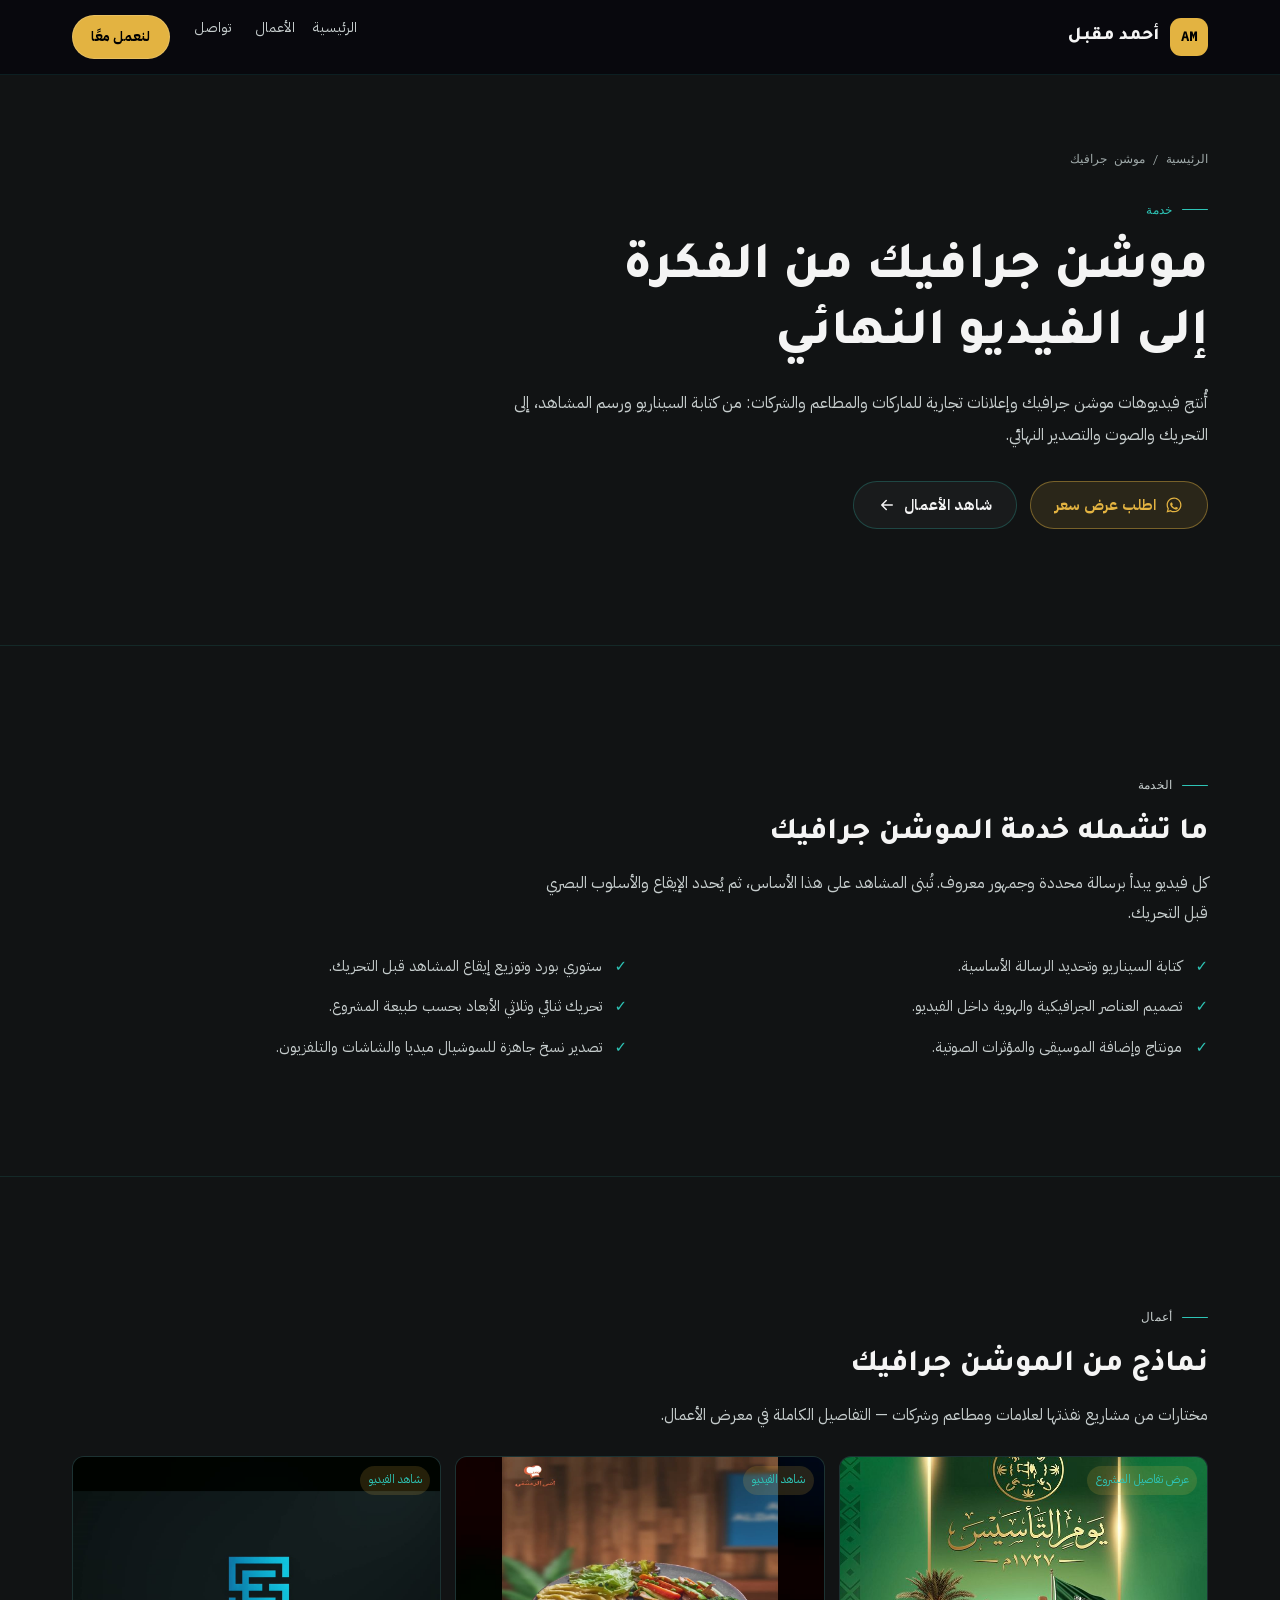
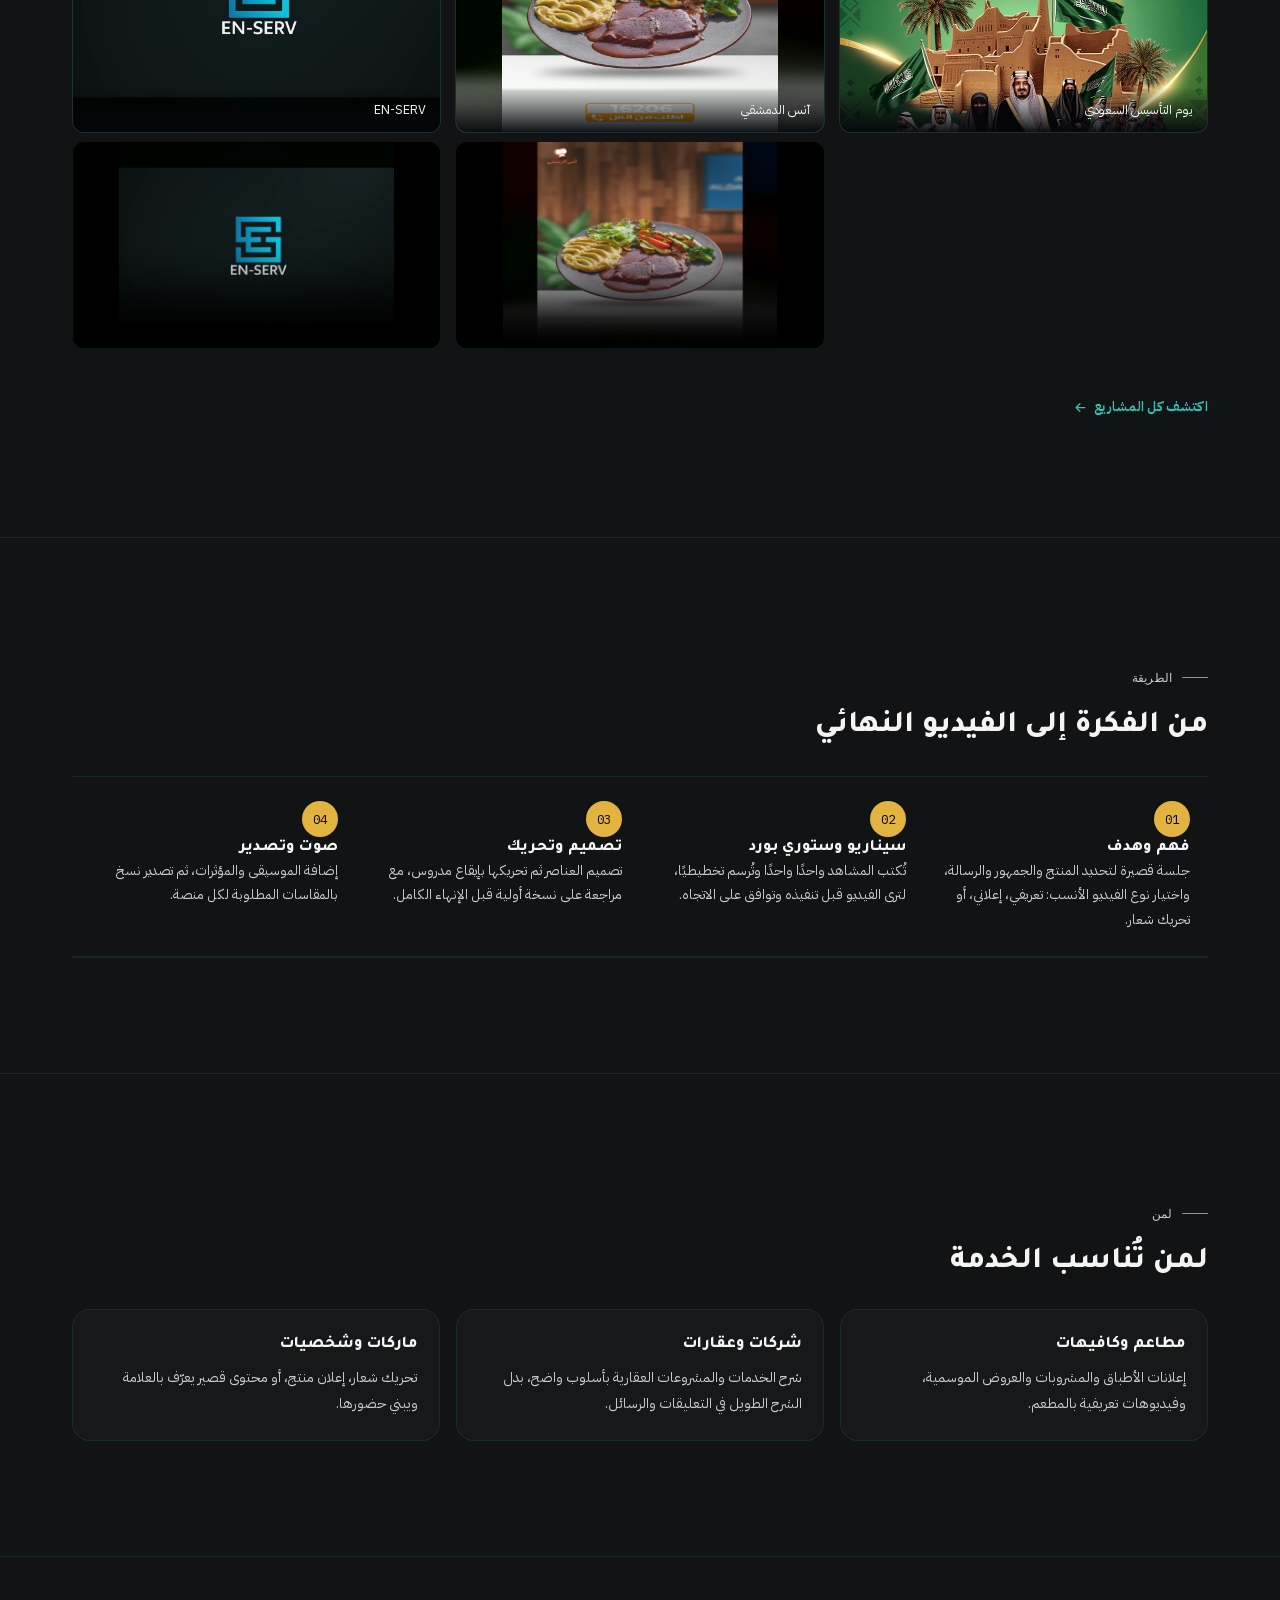
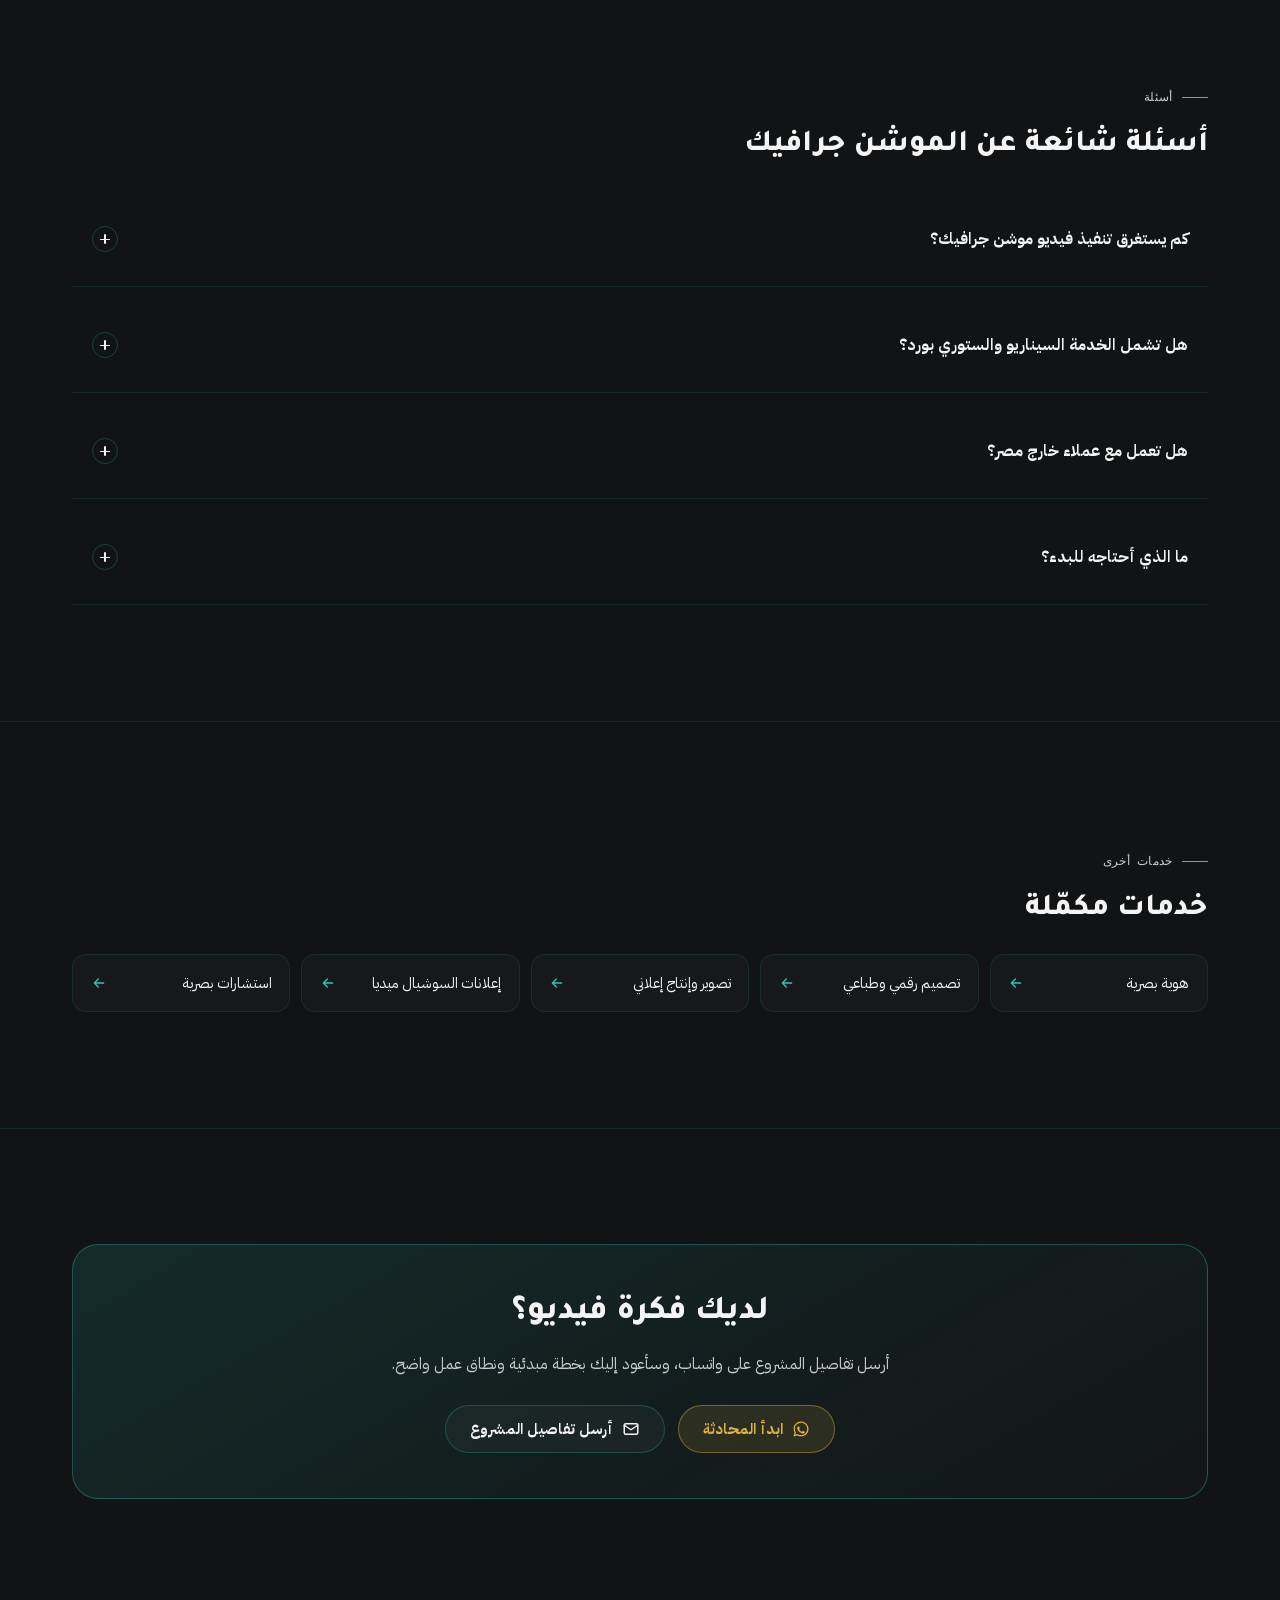
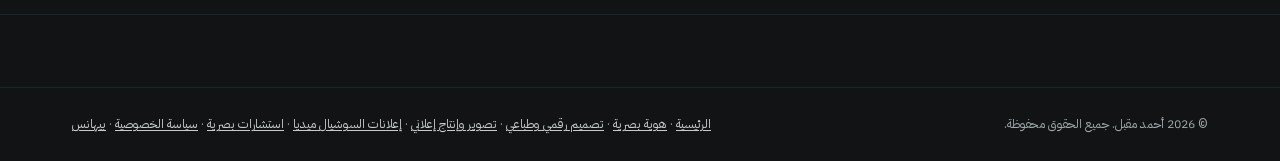
<file: motion-graphics.html>
<!DOCTYPE html>
<html lang="ar" dir="rtl">
<head>
  <meta charset="UTF-8">
  <meta http-equiv="Content-Security-Policy" content="default-src 'self'; base-uri 'self'; object-src 'none'; script-src 'self' 'sha256-rnSilqx70ysJSINaYijSOVvGOzG2uzSgg0sneaLAnns='; style-src 'self' 'unsafe-inline'; img-src 'self' data:; font-src 'self' data:; media-src 'self'; frame-src https://www.youtube-nocookie.com; connect-src 'self' https://ahmed-analytics.ahmed01068775125.workers.dev; form-action 'self'; manifest-src 'self'">
  <meta name="referrer" content="strict-origin-when-cross-origin">
  <meta name="robots" content="index, follow, max-image-preview:large">
  <meta name="viewport" content="width=device-width, initial-scale=1, viewport-fit=cover">

  <title>موشن جرافيك وإعلانات فيديو | أحمد مقبل</title>
  <meta name="description" content="إنتاج موشن جرافيك وإعلانات فيديو من مدينة الجمالية: سيناريو، ستوري بورد، تحريك، صوت، وتصدير نهائي للماركات والمطاعم والشركات.">
  <meta name="author" content="أحمد مقبل">
  <meta name="theme-color" content="#111314">
  <meta name="color-scheme" content="dark">
  <link rel="canonical" href="https://ahmedmokbel99.github.io/motion-graphics.html">
  <link rel="api-catalog" href="https://ahmedmokbel99.github.io/.well-known/api-catalog" type="application/linkset+json">
  <link rel="privacy-policy" href="https://ahmedmokbel99.github.io/privacy.html" type="text/html">
  <link rel="service-doc" href="https://ahmedmokbel99.github.io/docs/api/" type="text/html">
  <link rel="describedby" href="https://ahmedmokbel99.github.io/.well-known/ai-catalog.json" type="application/json">
  <link rel="alternate" type="text/markdown" href="https://ahmedmokbel99.github.io/motion-graphics.md" hreflang="ar">

  <link rel="icon" type="image/svg+xml" href="assets/favicon.svg">
  <link rel="apple-touch-icon" href="assets/apple-touch-icon.png">
  <link rel="manifest" href="site.webmanifest">

  <meta property="og:type" content="website">
  <meta property="og:site_name" content="أحمد مقبل">
  <meta property="og:locale" content="ar_EG">
  <meta property="og:url" content="https://ahmedmokbel99.github.io/motion-graphics.html">
  <meta property="og:title" content="موشن جرافيك وإعلانات فيديو | أحمد مقبل">
  <meta property="og:description" content="فيديوهات موشن جرافيك وإعلانات تجارية من الفكرة إلى التصدير النهائي.">
  <meta property="og:image" content="https://ahmedmokbel99.github.io/assets/og-image.jpg">
  <meta property="og:image:width" content="1200">
  <meta property="og:image:height" content="630">
  <meta property="og:image:type" content="image/jpeg">
  <meta property="og:image:alt" content="أحمد مقبل — تصميم وموشن جرافيك وتصوير">

  <meta name="twitter:card" content="summary_large_image">
  <meta name="twitter:url" content="https://ahmedmokbel99.github.io/motion-graphics.html">
  <meta name="twitter:title" content="موشن جرافيك وإعلانات فيديو | أحمد مقبل">
  <meta name="twitter:description" content="فيديوهات موشن جرافيك وإعلانات تجارية من الفكرة إلى التصدير النهائي.">
  <meta name="twitter:image" content="https://ahmedmokbel99.github.io/assets/og-image.jpg">
  <meta name="twitter:image:alt" content="أحمد مقبل — تصميم وموشن جرافيك وتصوير">

  <link rel="preload" href="assets/fonts/ibm-plex-sans-arabic-400-arabic.woff2" as="font" type="font/woff2" crossorigin>
  <link rel="preload" href="assets/fonts/tajawal-800-arabic.woff2" as="font" type="font/woff2" crossorigin>
<link rel="stylesheet" href="css/style.css?v=18-e9463155">

  <script type="application/ld+json">
{
  "@context": "https://schema.org",
  "@graph": [
    {
      "@type": "Service",
      "@id": "https://ahmedmokbel99.github.io/motion-graphics.html#service",
      "name": "موشن جرافيك",
      "serviceType": "موشن جرافيك وإعلانات فيديو",
      "description": "إنتاج فيديوهات موشن جرافيك وإعلانات تجارية: كتابة السيناريو، الستوري بورد، التحريك، الصوت، والتصدير النهائي.",
      "url": "https://ahmedmokbel99.github.io/motion-graphics.html",
      "provider": {
        "@id": "https://ahmedmokbel99.github.io/#person",
        "@type": "Person",
        "name": "أحمد مقبل",
        "url": "https://ahmedmokbel99.github.io/",
        "jobTitle": "مصمم ومخرج بصري"
      },
      "areaServed": [
        {
          "@type": "City",
          "name": "مدينة الجمالية"
        },
        {
          "@type": "Country",
          "name": "مصر"
        },
        {
          "@type": "AdministrativeArea",
          "name": "العالم العربي"
        }
      ]
    },
    {
      "@type": "BreadcrumbList",
      "itemListElement": [
        {
          "@type": "ListItem",
          "position": 1,
          "name": "الرئيسية",
          "item": "https://ahmedmokbel99.github.io/"
        },
        {
          "@type": "ListItem",
          "position": 2,
          "name": "موشن جرافيك",
          "item": "https://ahmedmokbel99.github.io/motion-graphics.html"
        }
      ]
    },
    {
      "@type": "FAQPage",
      "mainEntity": [
        {
          "@type": "Question",
          "name": "كم يستغرق تنفيذ فيديو موشن جرافيك؟",
          "acceptedAnswer": {
            "@type": "Answer",
            "text": "من أسبوع إلى ثلاثة أسابيع بحسب مدة الفيديو وعدد المشاهد وحجم التحريك. يصلك جدول زمني واضح قبل البدء، مع نقاط مراجعة محددة."
          }
        },
        {
          "@type": "Question",
          "name": "هل تشمل الخدمة السيناريو والستوري بورد؟",
          "acceptedAnswer": {
            "@type": "Answer",
            "text": "نعم. تبدأ الخدمة من الفكرة والسيناريو والستوري بورد قبل التحريك، لتكون الصورة واضحة قبل تنفيذ أي مشهد."
          }
        },
        {
          "@type": "Question",
          "name": "هل تعمل مع عملاء خارج مصر؟",
          "acceptedAnswer": {
            "@type": "Answer",
            "text": "نعم. العمل يتم عن بُعد مع عملاء داخل مصر وخارجها، والتواصل عبر واتساب أو البريد الإلكتروني، مع اجتماعات أونلاين عند الحاجة."
          }
        },
        {
          "@type": "Question",
          "name": "ما الذي أحتاجه للبدء؟",
          "acceptedAnswer": {
            "@type": "Answer",
            "text": "هدف الفيديو، الجمهور المستهدف، الهوية البصرية إن وُجدت، وأمثلة أو مراجع تحبها. وإن لم تكن هناك مراجع، أساعدك في تحديد الاتجاه المناسب."
          }
        }
      ]
    }
  ]
}
  </script>
</head>
<body>

  <a class="skip-link" href="#main">تخطَّ إلى المحتوى</a>

  <svg class="svg-sprite" xmlns="http://www.w3.org/2000/svg" aria-hidden="true" focusable="false">
    <symbol id="i-arrow-left" viewBox="0 0 24 24"><path d="M19 12H5M11 18l-6-6 6-6"/></symbol>
    <symbol id="i-mail" viewBox="0 0 24 24"><rect x="3" y="5" width="18" height="14" rx="2"/><path d="m3 7 9 6 9-6"/></symbol>
    <symbol id="i-whatsapp" viewBox="0 0 24 24"><path d="M12.04 2c-5.46 0-9.91 4.45-9.91 9.91 0 1.75.46 3.45 1.32 4.95L2.05 22l5.25-1.38c1.45.79 3.08 1.21 4.74 1.21 5.46 0 9.91-4.45 9.91-9.91 0-2.65-1.03-5.14-2.9-7.01A9.82 9.82 0 0 0 12.04 2m.01 1.67c2.2 0 4.26.86 5.82 2.42a8.23 8.23 0 0 1 2.41 5.83c0 4.54-3.7 8.24-8.24 8.24-1.48 0-2.93-.4-4.2-1.15l-.3-.18-3.12.82.83-3.04-.2-.31a8.19 8.19 0 0 1-1.26-4.38c0-4.54 3.7-8.24 8.24-8.24m4.52 11.66c-.25-.13-1.47-.72-1.7-.81-.23-.08-.39-.13-.56.13-.17.25-.64.81-.79.97-.14.17-.29.19-.54.06-.25-.13-1.06-.39-2.02-1.25-.75-.67-1.26-1.5-1.41-1.75-.15-.25-.02-.39.11-.51.11-.11.25-.29.38-.44.13-.14.17-.25.25-.42.08-.17.04-.31-.02-.44-.06-.13-.56-1.34-.76-1.84-.2-.49-.4-.42-.56-.43h-.48c-.17 0-.44.06-.67.31-.23.25-.88.86-.88 2.1 0 1.24.9 2.44 1.03 2.61.13.17 1.77 2.71 4.29 3.8.6.26 1.07.41 1.44.53.6.19 1.15.16 1.59.1.48-.07 1.47-.6 1.68-1.18.21-.58.21-1.07.15-1.18-.06-.11-.23-.17-.48-.3"/></symbol>
    <symbol id="i-external" viewBox="0 0 24 24"><path d="M14 4h6v6M20 4l-9 9M18 14v5a1 1 0 0 1-1 1H5a1 1 0 0 1-1-1V7a1 1 0 0 1 1-1h5"/></symbol>
    <symbol id="i-check" viewBox="0 0 24 24"><path d="m4 12 5 5L20 6"/></symbol>
    <symbol id="i-pin" viewBox="0 0 24 24"><path d="M20 10c0 6-8 12-8 12s-8-6-8-12a8 8 0 0 1 16 0Z"/><circle cx="12" cy="10" r="3"/></symbol>
  </svg>

  <header class="service-header">
    <div class="wrap service-header__inner">
      <a href="index.html" class="brand">
        <span class="brand__mark" aria-hidden="true">AM</span>
        <span>أحمد مقبل</span>
      </a>
      <nav class="service-nav" aria-label="التنقل">
        <a href="index.html">الرئيسية</a>
        <a href="index.html#work">الأعمال</a>
        <a href="index.html#contact">تواصل</a>
        <a class="btn btn--primary btn--sm" href="index.html#contact">لنعمل معًا</a>
      </nav>
    </div>
  </header>

  <main id="main" tabindex="-1">

    <section class="section service-hero">
      <div class="wrap">
        <nav class="breadcrumb" aria-label="مسار التنقل">
          <a href="index.html">الرئيسية</a>
          <span aria-hidden="true">/</span>
          <span>موشن جرافيك</span>
        </nav>

        <p class="eyebrow">خدمة</p>
        <h1>موشن جرافيك من الفكرة إلى الفيديو النهائي</h1>
        <p class="service-lead">أُنتج فيديوهات موشن جرافيك وإعلانات تجارية للماركات والمطاعم والشركات: من كتابة السيناريو ورسم المشاهد، إلى التحريك والصوت والتصدير النهائي.</p>

        <div class="hero-actions">
          <a class="btn btn--whatsapp" href="https://wa.me/201228084197?text=%D9%85%D8%B1%D8%AD%D8%A8%D9%8B%D8%A7%20%D8%A3%D8%AD%D9%85%D8%AF%D8%8C%20%D8%A3%D9%88%D8%AF%20%D8%A7%D9%84%D8%A7%D8%B3%D8%AA%D9%81%D8%B3%D8%A7%D8%B1%20%D8%B9%D9%86%20%D8%AE%D8%AF%D9%85%D8%A9%20%D8%A7%D9%84%D9%85%D9%88%D8%B4%D9%86%20%D8%AC%D8%B1%D8%A7%D9%81%D9%8A%D9%83%20%D9%88%D8%A5%D8%B9%D9%84%D8%A7%D9%86%D8%A7%D8%AA%20%D8%A7%D9%84%D9%81%D9%8A%D8%AF%D9%8A%D9%88%20%D9%84%D9%85%D8%B4%D8%B1%D9%88%D8%B9%20%D8%A3%D8%B1%D9%8A%D8%AF%20%D8%A5%D9%86%D8%AA%D8%A7%D8%AC%D9%87." target="_blank" rel="noopener noreferrer">
            <svg class="icon icon--solid" aria-hidden="true"><use href="#i-whatsapp"></use></svg>
            اطلب عرض سعر
          </a>
          <a class="btn btn--ghost" href="index.html#work">
            شاهد الأعمال
            <svg class="icon" aria-hidden="true"><use href="#i-arrow-left"></use></svg>
          </a>
        </div>
      </div>
    </section>

    <section class="section section--soft">
      <div class="wrap">
        <div class="service-block" style="margin-top:0">
          <p class="eyebrow">الخدمة</p>
          <h2>ما تشمله خدمة الموشن جرافيك</h2>
          <p>كل فيديو يبدأ برسالة محددة وجمهور معروف. تُبنى المشاهد على هذا الأساس، ثم يُحدد الإيقاع والأسلوب البصري قبل التحريك.</p>

          <ul class="service-list">
            <li>كتابة السيناريو وتحديد الرسالة الأساسية.</li>
            <li>ستوري بورد وتوزيع إيقاع المشاهد قبل التحريك.</li>
            <li>تصميم العناصر الجرافيكية والهوية داخل الفيديو.</li>
            <li>تحريك ثنائي وثلاثي الأبعاد بحسب طبيعة المشروع.</li>
            <li>مونتاج وإضافة الموسيقى والمؤثرات الصوتية.</li>
            <li>تصدير نسخ جاهزة للسوشيال ميديا والشاشات والتلفزيون.</li>
          </ul>
        </div>
      </div>
    </section>

    <section class="section">
      <div class="wrap">
        <div class="service-block" style="margin-top:0">
          <p class="eyebrow">أعمال</p>
          <h2>نماذج من الموشن جرافيك</h2>
          <p>مختارات من مشاريع نفذتها لعلامات ومطاعم وشركات — التفاصيل الكاملة في معرض الأعمال.</p>

          <div class="service-gallery">
            <div class="service-gallery__item">
              <a href="index.html#project-f01" aria-label="عرض تفاصيل المشروع — يوم التأسيس السعودي">
                <img src="assets/projects/saudi-founding-day-motion-graphic-900.jpg" width="900" height="1129" alt="فيديو موشن جرافيك ليوم التأسيس السعودي — أحمد مقبل" loading="lazy" decoding="async">
                <span class="service-gallery__title">يوم التأسيس السعودي</span>
                <span class="service-gallery__action">عرض تفاصيل المشروع</span>
              </a>

            </div>
            <div class="service-gallery__item">
              <a href="index.html#project-f03" aria-label="شاهد الفيديو — آنس الدمشقي">
                <img src="assets/projects/ans-dimashqi-steak-ad.jpg" width="1200" height="900" alt="إعلان مطعم آنس الدمشقي — موشن جرافيك" loading="lazy" decoding="async">
                <span class="service-gallery__title">آنس الدمشقي</span>
                <span class="service-gallery__action">شاهد الفيديو</span>
              </a>
            <video class="service-gallery__video" src="assets/projects/f03_ans-dimashqi-steak.mp4" poster="assets/projects/ans-dimashqi-steak-ad.jpg" controls preload="none" aria-label="آنس الدمشقي"></video>
            </div>
            <div class="service-gallery__item">
              <a href="index.html#project-f16" aria-label="شاهد الفيديو — EN-SERV">
                <img src="assets/projects/en-serv-logo-animation.jpg" width="1200" height="900" alt="تحريك شعار EN-SERV — موشن جرافيك" loading="lazy" decoding="async">
                <span class="service-gallery__title">EN-SERV</span>
                <span class="service-gallery__action">شاهد الفيديو</span>
              </a>
            <video class="service-gallery__video" src="assets/projects/f16_logo-reveal.mp4" poster="assets/projects/en-serv-logo-animation.jpg" controls preload="none" aria-label="EN-SERV"></video>
            </div>
          </div>

          <p style="margin-top:1.3rem">
            <a class="service__link" href="index.html#work">
              اكتشف كل المشاريع
              <svg class="icon" aria-hidden="true"><use href="#i-arrow-left"></use></svg>
            </a>
          </p>
        </div>
      </div>
    </section>

    <section class="section section--soft">
      <div class="wrap">
        <div class="service-block" style="margin-top:0">
          <p class="eyebrow">الطريقة</p>
          <h2>من الفكرة إلى الفيديو النهائي</h2>

          <div class="process-grid" style="margin-top:1.8rem">
            <article class="step">
              <div class="step__num">01</div>
              <h3>فهم وهدف</h3>
              <p>جلسة قصيرة لتحديد المنتج والجمهور والرسالة، واختيار نوع الفيديو الأنسب: تعريفي، إعلاني، أو تحريك شعار.</p>
            </article>
            <article class="step">
              <div class="step__num">02</div>
              <h3>سيناريو وستوري بورد</h3>
              <p>تُكتب المشاهد واحدًا واحدًا وتُرسم تخطيطيًا، لترى الفيديو قبل تنفيذه وتوافق على الاتجاه.</p>
            </article>
            <article class="step">
              <div class="step__num">03</div>
              <h3>تصميم وتحريك</h3>
              <p>تصميم العناصر ثم تحريكها بإيقاع مدروس، مع مراجعة على نسخة أولية قبل الإنهاء الكامل.</p>
            </article>
            <article class="step">
              <div class="step__num">04</div>
              <h3>صوت وتصدير</h3>
              <p>إضافة الموسيقى والمؤثرات، ثم تصدير نسخ بالمقاسات المطلوبة لكل منصة.</p>
            </article>
          </div>
        </div>
      </div>
    </section>

    <section class="section">
      <div class="wrap">
        <div class="service-block" style="margin-top:0">
          <p class="eyebrow">لمن</p>
          <h2>لمن تُناسب الخدمة</h2>

          <div class="service-cards">
            <article class="service-card">
              <h3>مطاعم وكافيهات</h3>
              <p>إعلانات الأطباق والمشروبات والعروض الموسمية، وفيديوهات تعريفية بالمطعم.</p>
            </article>
            <article class="service-card">
              <h3>شركات وعقارات</h3>
              <p>شرح الخدمات والمشروعات العقارية بأسلوب واضح، بدل الشرح الطويل في التعليقات والرسائل.</p>
            </article>
            <article class="service-card">
              <h3>ماركات وشخصيات</h3>
              <p>تحريك شعار، إعلان منتج، أو محتوى قصير يعرّف بالعلامة ويبني حضورها.</p>
            </article>
          </div>
        </div>
      </div>
    </section>

    <section class="section section--soft">
      <div class="wrap">
        <div class="service-block" style="margin-top:0">
          <p class="eyebrow">أسئلة</p>
          <h2>أسئلة شائعة عن الموشن جرافيك</h2>

          <div class="service-faq">
            <details class="faq">
              <summary>كم يستغرق تنفيذ فيديو موشن جرافيك؟<span class="faq__icon" aria-hidden="true"></span></summary>
              <p>من أسبوع إلى ثلاثة أسابيع بحسب مدة الفيديو وعدد المشاهد وحجم التحريك. يصلك جدول زمني واضح قبل البدء، مع نقاط مراجعة محددة.</p>
            </details>
            <details class="faq">
              <summary>هل تشمل الخدمة السيناريو والستوري بورد؟<span class="faq__icon" aria-hidden="true"></span></summary>
              <p>نعم. تبدأ الخدمة من الفكرة والسيناريو والستوري بورد قبل التحريك، لتكون الصورة واضحة قبل تنفيذ أي مشهد.</p>
            </details>
            <details class="faq">
              <summary>هل تعمل مع عملاء خارج مصر؟<span class="faq__icon" aria-hidden="true"></span></summary>
              <p>نعم. العمل يتم عن بُعد مع عملاء داخل مصر وخارجها، والتواصل عبر واتساب أو البريد الإلكتروني، مع اجتماعات أونلاين عند الحاجة.</p>
            </details>
            <details class="faq">
              <summary>ما الذي أحتاجه للبدء؟<span class="faq__icon" aria-hidden="true"></span></summary>
              <p>هدف الفيديو، الجمهور المستهدف، الهوية البصرية إن وُجدت، وأمثلة أو مراجع تحبها. وإن لم تكن هناك مراجع، أساعدك في تحديد الاتجاه المناسب.</p>
            </details>
          </div>
        </div>
      </div>
    </section>

    <section class="section">
      <div class="wrap">
        <div class="service-block" style="margin-top:0">
          <p class="eyebrow">خدمات أخرى</p>
          <h2>خدمات مكمّلة</h2>
          <div class="service-crosses">
            <a class="service-cross" href="brand-identity.html">
              <span>هوية بصرية</span>
              <svg class="icon" aria-hidden="true"><use href="#i-arrow-left"></use></svg>
            </a>
            <a class="service-cross" href="digital-print.html">
              <span>تصميم رقمي وطباعي</span>
              <svg class="icon" aria-hidden="true"><use href="#i-arrow-left"></use></svg>
            </a>
            <a class="service-cross" href="photo-production.html">
              <span>تصوير وإنتاج إعلاني</span>
              <svg class="icon" aria-hidden="true"><use href="#i-arrow-left"></use></svg>
            </a>
            <a class="service-cross" href="social-media-ads.html">
              <span>إعلانات السوشيال ميديا</span>
              <svg class="icon" aria-hidden="true"><use href="#i-arrow-left"></use></svg>
            </a>
            <a class="service-cross" href="brand-consulting.html">
              <span>استشارات بصرية</span>
              <svg class="icon" aria-hidden="true"><use href="#i-arrow-left"></use></svg>
            </a>
          </div>
        </div>
      </div>
    </section>

    <section class="section section--soft">
      <div class="wrap">
        <div class="service-cta">
          <h2>لديك فكرة فيديو؟</h2>
          <p>أرسل تفاصيل المشروع على واتساب، وسأعود إليك بخطة مبدئية ونطاق عمل واضح.</p>
          <div class="hero-actions">
            <a class="btn btn--whatsapp" href="https://wa.me/201228084197?text=%D9%85%D8%B1%D8%AD%D8%A8%D9%8B%D8%A7%20%D8%A3%D8%AD%D9%85%D8%AF%D8%8C%20%D8%A3%D9%88%D8%AF%20%D8%A7%D9%84%D8%A7%D8%B3%D8%AA%D9%81%D8%B3%D8%A7%D8%B1%20%D8%B9%D9%86%20%D8%AE%D8%AF%D9%85%D8%A9%20%D8%A7%D9%84%D9%85%D9%88%D8%B4%D9%86%20%D8%AC%D8%B1%D8%A7%D9%81%D9%8A%D9%83%20%D9%88%D8%A5%D8%B9%D9%84%D8%A7%D9%86%D8%A7%D8%AA%20%D8%A7%D9%84%D9%81%D9%8A%D8%AF%D9%8A%D9%88%20%D9%84%D9%85%D8%B4%D8%B1%D9%88%D8%B9%20%D8%A3%D8%B1%D9%8A%D8%AF%20%D8%A5%D9%86%D8%AA%D8%A7%D8%AC%D9%87." target="_blank" rel="noopener noreferrer">
              <svg class="icon icon--solid" aria-hidden="true"><use href="#i-whatsapp"></use></svg>
              ابدأ المحادثة
            </a>
            <a class="btn btn--ghost" href="index.html#contact">
              <svg class="icon" aria-hidden="true"><use href="#i-mail"></use></svg>
              أرسل تفاصيل المشروع
            </a>
          </div>
        </div>
      </div>
    </section>

  </main>

  <footer class="service-footer">
    <div class="wrap service-footer__inner">
      <span>© <span id="year">2026</span> أحمد مقبل. جميع الحقوق محفوظة.</span>
      <span>
        <a href="index.html">الرئيسية</a> ·
<a href="brand-identity.html">هوية بصرية</a> · <a href="digital-print.html">تصميم رقمي وطباعي</a> · <a href="photo-production.html">تصوير وإنتاج إعلاني</a> · <a href="social-media-ads.html">إعلانات السوشيال ميديا</a> · <a href="brand-consulting.html">استشارات بصرية</a> ·
        <a href="privacy.html">سياسة الخصوصية</a> ·
        <a href="https://www.behance.net/ahmed01068b62e" target="_blank" rel="noopener noreferrer">بيهانس</a>
      </span>
    </div>
  </footer>

  <script>document.getElementById('year').textContent = new Date().getFullYear();</script>
</body>
</html>
</file>
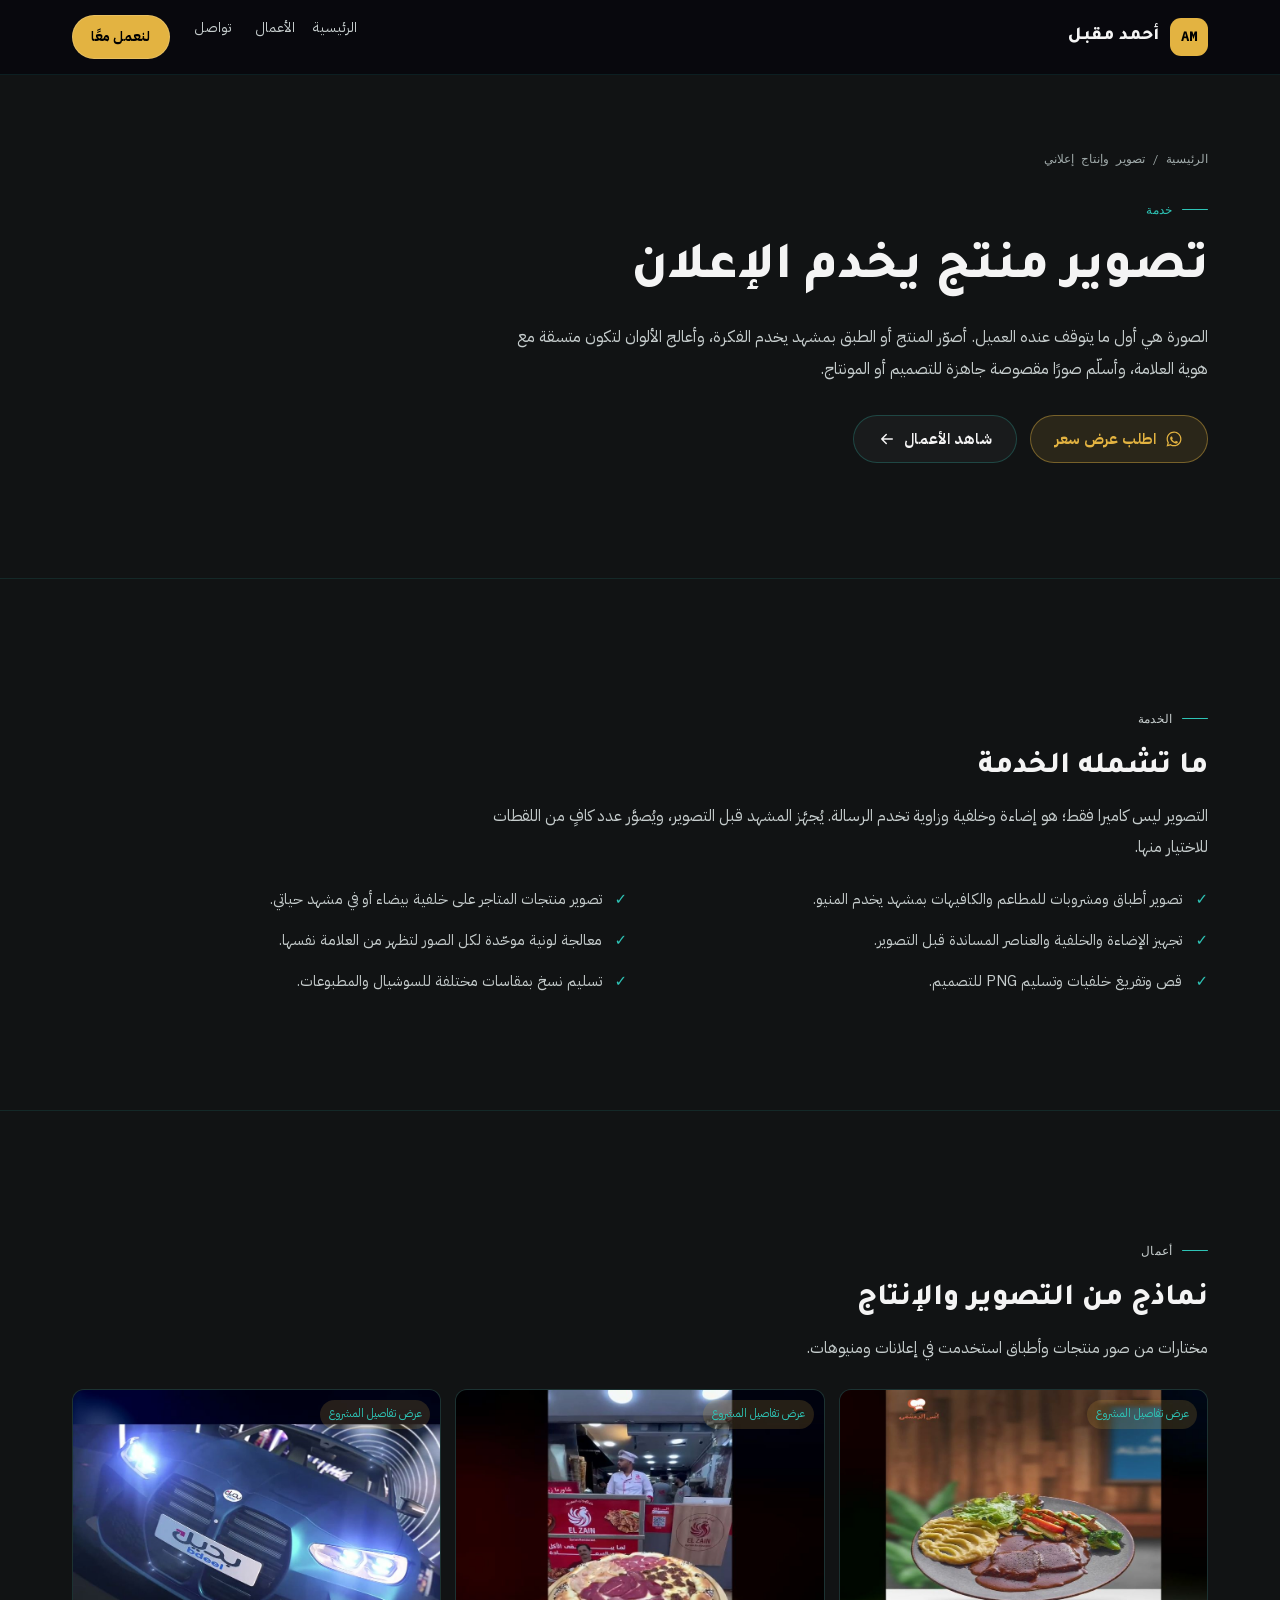
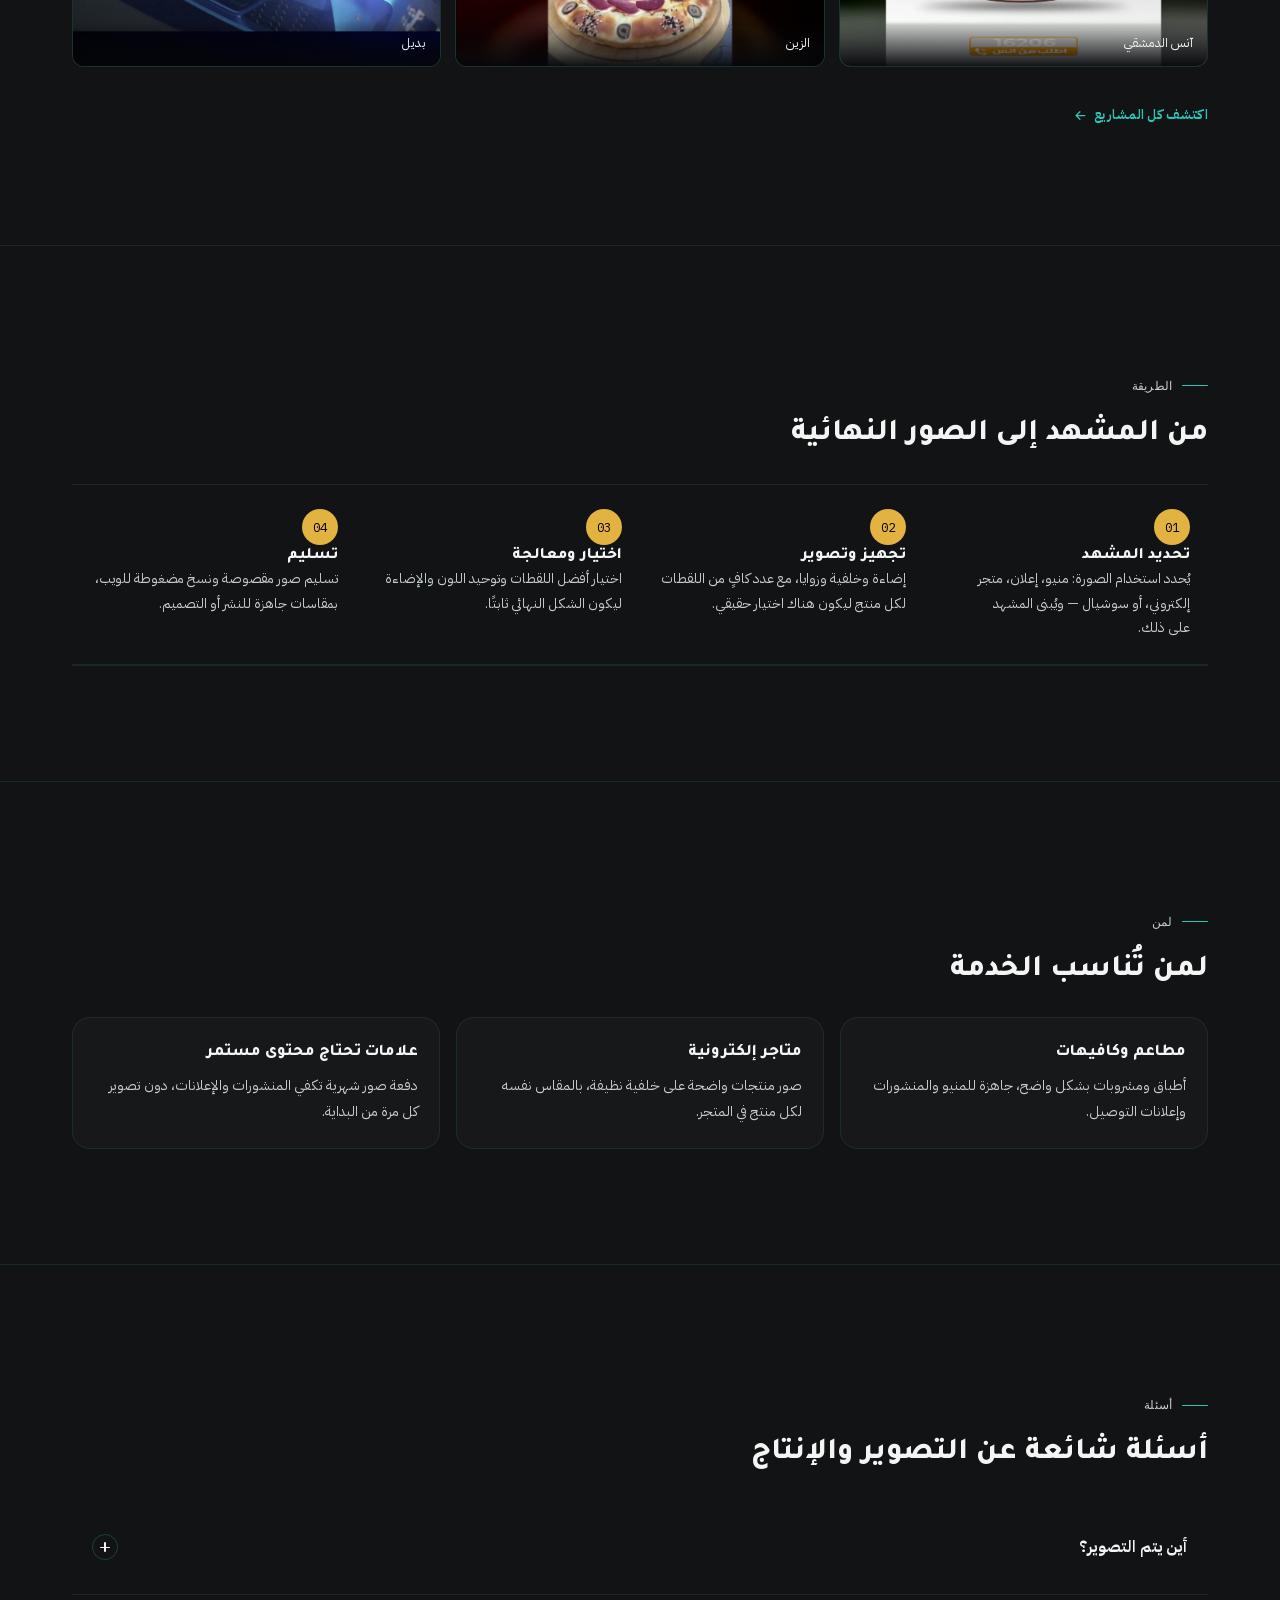
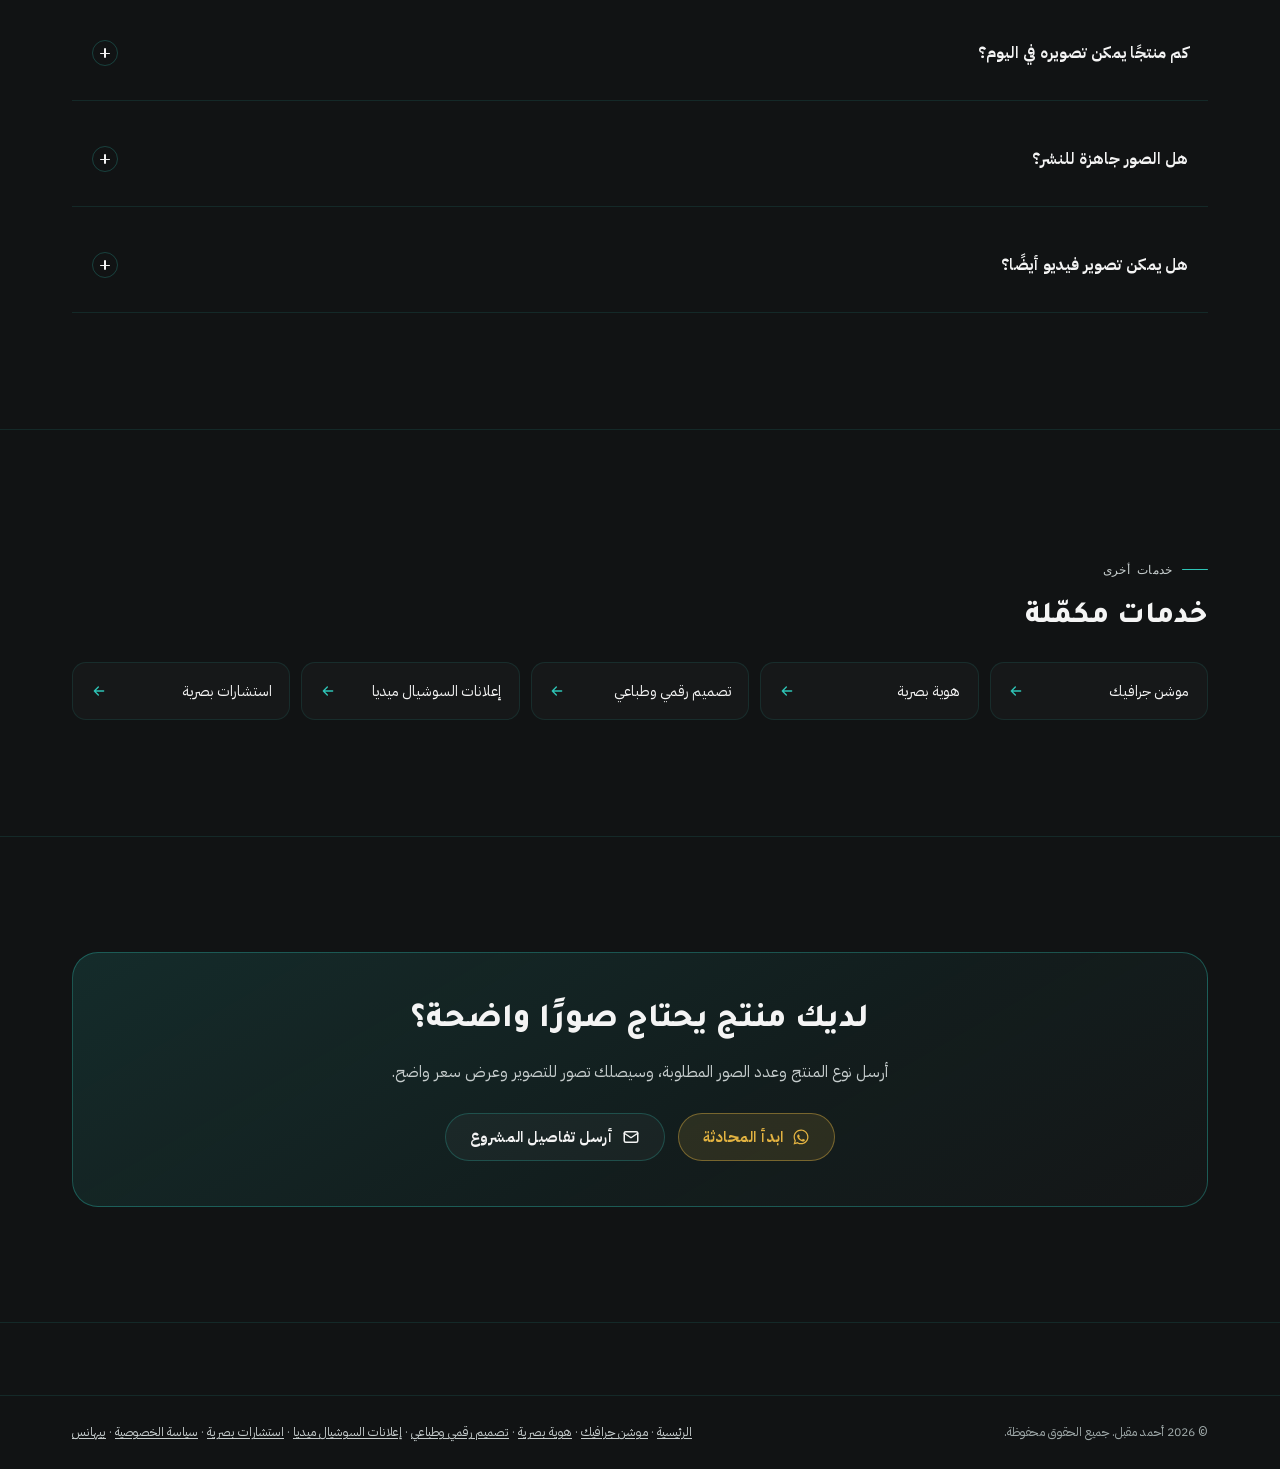
<file: photo-production.html>
<!DOCTYPE html>
<html lang="ar" dir="rtl">
<head>
  <meta charset="UTF-8">
  <meta http-equiv="Content-Security-Policy" content="default-src 'self'; base-uri 'self'; object-src 'none'; script-src 'self' 'sha256-rnSilqx70ysJSINaYijSOVvGOzG2uzSgg0sneaLAnns='; style-src 'self' 'unsafe-inline'; img-src 'self' data:; font-src 'self' data:; media-src 'self'; frame-src https://www.youtube-nocookie.com; connect-src 'self' https://ahmed-analytics.ahmed01068775125.workers.dev; form-action 'self'; manifest-src 'self'">
  <meta name="referrer" content="strict-origin-when-cross-origin">
  <meta name="robots" content="index, follow, max-image-preview:large">
  <meta name="viewport" content="width=device-width, initial-scale=1, viewport-fit=cover">

  <title>تصوير منتجات وإنتاج إعلاني | أحمد مقبل</title>
  <meta name="description" content="تصوير منتجات وأطباق بإضاءة ومشهد يخدم فكرة الإعلان، مع معالجة لونية متسقة مع هوية العلامة وملفات جاهزة للتصميم والمونتاج.">
  <meta name="author" content="أحمد مقبل">
  <meta name="theme-color" content="#111314">
  <meta name="color-scheme" content="dark">
  <link rel="canonical" href="https://ahmedmokbel99.github.io/photo-production.html">
  <link rel="api-catalog" href="https://ahmedmokbel99.github.io/.well-known/api-catalog" type="application/linkset+json">
  <link rel="privacy-policy" href="https://ahmedmokbel99.github.io/privacy.html" type="text/html">
  <link rel="service-doc" href="https://ahmedmokbel99.github.io/docs/api/" type="text/html">
  <link rel="describedby" href="https://ahmedmokbel99.github.io/.well-known/ai-catalog.json" type="application/json">
  <link rel="alternate" type="text/markdown" href="https://ahmedmokbel99.github.io/photo-production.md" hreflang="ar">

  <link rel="icon" type="image/svg+xml" href="assets/favicon.svg">
  <link rel="apple-touch-icon" href="assets/apple-touch-icon.png">
  <link rel="manifest" href="site.webmanifest">

  <meta property="og:type" content="website">
  <meta property="og:site_name" content="أحمد مقبل">
  <meta property="og:locale" content="ar_EG">
  <meta property="og:url" content="https://ahmedmokbel99.github.io/photo-production.html">
  <meta property="og:title" content="تصوير منتجات وإنتاج إعلاني | أحمد مقبل">
  <meta property="og:description" content="صور منتجات وأطباق جاهزة للتصميم والإعلانات، بمعالجة لونية موحدة.">
  <meta property="og:image" content="https://ahmedmokbel99.github.io/assets/og-image.jpg">
  <meta property="og:image:width" content="1200">
  <meta property="og:image:height" content="630">
  <meta property="og:image:type" content="image/jpeg">
  <meta property="og:image:alt" content="أحمد مقبل — تصميم وموشن جرافيك وتصوير">

  <meta name="twitter:card" content="summary_large_image">
  <meta name="twitter:url" content="https://ahmedmokbel99.github.io/photo-production.html">
  <meta name="twitter:title" content="تصوير منتجات وإنتاج إعلاني | أحمد مقبل">
  <meta name="twitter:description" content="صور منتجات وأطباق جاهزة للتصميم والإعلانات، بمعالجة لونية موحدة.">
  <meta name="twitter:image" content="https://ahmedmokbel99.github.io/assets/og-image.jpg">
  <meta name="twitter:image:alt" content="أحمد مقبل — تصميم وموشن جرافيك وتصوير">

  <link rel="preload" href="assets/fonts/ibm-plex-sans-arabic-400-arabic.woff2" as="font" type="font/woff2" crossorigin>
  <link rel="preload" href="assets/fonts/tajawal-800-arabic.woff2" as="font" type="font/woff2" crossorigin>
<link rel="stylesheet" href="css/style.css?v=18-e9463155">

  <script type="application/ld+json">
{
  "@context": "https://schema.org",
  "@graph": [
    {
      "@type": "Service",
      "@id": "https://ahmedmokbel99.github.io/photo-production.html#service",
      "name": "تصوير وإنتاج إعلاني",
      "serviceType": "تصوير منتجات وإنتاج إعلاني",
      "description": "تصوير منتجات وأطباق، تجهيز مشاهد، معالجة لونية، وتسليم صور جاهزة للتصميم والإعلانات.",
      "url": "https://ahmedmokbel99.github.io/photo-production.html",
      "provider": {
        "@id": "https://ahmedmokbel99.github.io/#person",
        "@type": "Person",
        "name": "أحمد مقبل",
        "url": "https://ahmedmokbel99.github.io/",
        "jobTitle": "مصمم ومخرج بصري"
      },
      "areaServed": [
        {
          "@type": "City",
          "name": "مدينة الجمالية"
        },
        {
          "@type": "Country",
          "name": "مصر"
        },
        {
          "@type": "AdministrativeArea",
          "name": "العالم العربي"
        }
      ]
    },
    {
      "@type": "BreadcrumbList",
      "itemListElement": [
        {
          "@type": "ListItem",
          "position": 1,
          "name": "الرئيسية",
          "item": "https://ahmedmokbel99.github.io/"
        },
        {
          "@type": "ListItem",
          "position": 2,
          "name": "تصوير وإنتاج إعلاني",
          "item": "https://ahmedmokbel99.github.io/photo-production.html"
        }
      ]
    },
    {
      "@type": "FAQPage",
      "mainEntity": [
        {
          "@type": "Question",
          "name": "أين يتم التصوير؟",
          "acceptedAnswer": {
            "@type": "Answer",
            "text": "في مقرّك أو في مكان مجهّز بحسب نوع المنتج. للمطاعم غالبًا يتم التصوير في المطبخ أو المكان نفسه ليكون الشكل واقعيًا."
          }
        },
        {
          "@type": "Question",
          "name": "كم منتجًا يمكن تصويره في اليوم؟",
          "acceptedAnswer": {
            "@type": "Answer",
            "text": "يختلف بحسب تعقيد المشهد، لكن في المتوسط من 8 إلى 15 منتجًا في اليوم مع تجهيز المشهد وتغيير الخلفيات."
          }
        },
        {
          "@type": "Question",
          "name": "هل الصور جاهزة للنشر؟",
          "acceptedAnswer": {
            "@type": "Answer",
            "text": "نعم، تُسلَّم مقصوصة ومعالجة وبمقاسات السوشيال، وجاهزة للتصميم عند استخدامها في إعلان."
          }
        },
        {
          "@type": "Question",
          "name": "هل يمكن تصوير فيديو أيضًا؟",
          "acceptedAnswer": {
            "@type": "Answer",
            "text": "نعم، يمكن إضافة لقطات فيديو قصيرة من المشهد نفسه تُستخدم في ريل أو إعلان ممول."
          }
        }
      ]
    }
  ]
}
  </script>
</head>
<body>

  <a class="skip-link" href="#main">تخطَّ إلى المحتوى</a>

  <svg class="svg-sprite" xmlns="http://www.w3.org/2000/svg" aria-hidden="true" focusable="false">
    <symbol id="i-arrow-left" viewBox="0 0 24 24"><path d="M19 12H5M11 18l-6-6 6-6"/></symbol>
    <symbol id="i-mail" viewBox="0 0 24 24"><rect x="3" y="5" width="18" height="14" rx="2"/><path d="m3 7 9 6 9-6"/></symbol>
    <symbol id="i-whatsapp" viewBox="0 0 24 24"><path d="M12.04 2c-5.46 0-9.91 4.45-9.91 9.91 0 1.75.46 3.45 1.32 4.95L2.05 22l5.25-1.38c1.45.79 3.08 1.21 4.74 1.21 5.46 0 9.91-4.45 9.91-9.91 0-2.65-1.03-5.14-2.9-7.01A9.82 9.82 0 0 0 12.04 2m.01 1.67c2.2 0 4.26.86 5.82 2.42a8.23 8.23 0 0 1 2.41 5.83c0 4.54-3.7 8.24-8.24 8.24-1.48 0-2.93-.4-4.2-1.15l-.3-.18-3.12.82.83-3.04-.2-.31a8.19 8.19 0 0 1-1.26-4.38c0-4.54 3.7-8.24 8.24-8.24m4.52 11.66c-.25-.13-1.47-.72-1.7-.81-.23-.08-.39-.13-.56.13-.17.25-.64.81-.79.97-.14.17-.29.19-.54.06-.25-.13-1.06-.39-2.02-1.25-.75-.67-1.26-1.5-1.41-1.75-.15-.25-.02-.39.11-.51.11-.11.25-.29.38-.44.13-.14.17-.25.25-.42.08-.17.04-.31-.02-.44-.06-.13-.56-1.34-.76-1.84-.2-.49-.4-.42-.56-.43h-.48c-.17 0-.44.06-.67.31-.23.25-.88.86-.88 2.1 0 1.24.9 2.44 1.03 2.61.13.17 1.77 2.71 4.29 3.8.6.26 1.07.41 1.44.53.6.19 1.15.16 1.59.1.48-.07 1.47-.6 1.68-1.18.21-.58.21-1.07.15-1.18-.06-.11-.23-.17-.48-.3"/></symbol>
    <symbol id="i-external" viewBox="0 0 24 24"><path d="M14 4h6v6M20 4l-9 9M18 14v5a1 1 0 0 1-1 1H5a1 1 0 0 1-1-1V7a1 1 0 0 1 1-1h5"/></symbol>
    <symbol id="i-check" viewBox="0 0 24 24"><path d="m4 12 5 5L20 6"/></symbol>
    <symbol id="i-pin" viewBox="0 0 24 24"><path d="M20 10c0 6-8 12-8 12s-8-6-8-12a8 8 0 0 1 16 0Z"/><circle cx="12" cy="10" r="3"/></symbol>
  </svg>

  <header class="service-header">
    <div class="wrap service-header__inner">
      <a href="index.html" class="brand">
        <span class="brand__mark" aria-hidden="true">AM</span>
        <span>أحمد مقبل</span>
      </a>
      <nav class="service-nav" aria-label="التنقل">
        <a href="index.html">الرئيسية</a>
        <a href="index.html#work">الأعمال</a>
        <a href="index.html#contact">تواصل</a>
        <a class="btn btn--primary btn--sm" href="index.html#contact">لنعمل معًا</a>
      </nav>
    </div>
  </header>

  <main id="main" tabindex="-1">

    <section class="section service-hero">
      <div class="wrap">
        <nav class="breadcrumb" aria-label="مسار التنقل">
          <a href="index.html">الرئيسية</a>
          <span aria-hidden="true">/</span>
          <span>تصوير وإنتاج إعلاني</span>
        </nav>

        <p class="eyebrow">خدمة</p>
        <h1>تصوير منتج يخدم الإعلان</h1>
        <p class="service-lead">الصورة هي أول ما يتوقف عنده العميل. أصوّر المنتج أو الطبق بمشهد يخدم الفكرة، وأعالج الألوان لتكون متسقة مع هوية العلامة، وأسلّم صورًا مقصوصة جاهزة للتصميم أو المونتاج.</p>

        <div class="hero-actions">
          <a class="btn btn--whatsapp" href="https://wa.me/201228084197?text=%D9%85%D8%B1%D8%AD%D8%A8%D9%8B%D8%A7%20%D8%A3%D8%AD%D9%85%D8%AF%D8%8C%20%D8%A3%D9%88%D8%AF%20%D8%A7%D9%84%D8%A7%D8%B3%D8%AA%D9%81%D8%B3%D8%A7%D8%B1%20%D8%B9%D9%86%20%D8%AE%D8%AF%D9%85%D8%A9%20%D8%A7%D9%84%D8%AA%D8%B5%D9%88%D9%8A%D8%B1%20%D9%88%D8%A7%D9%84%D8%A5%D9%86%D8%AA%D8%A7%D8%AC%20%D8%A7%D9%84%D8%A5%D8%B9%D9%84%D8%A7%D9%86%D9%8A%20%D9%84%D9%85%D9%86%D8%AA%D8%AC%D8%A7%D8%AA%D9%8A." target="_blank" rel="noopener noreferrer">
            <svg class="icon icon--solid" aria-hidden="true"><use href="#i-whatsapp"></use></svg>
            اطلب عرض سعر
          </a>
          <a class="btn btn--ghost" href="index.html#work">
            شاهد الأعمال
            <svg class="icon" aria-hidden="true"><use href="#i-arrow-left"></use></svg>
          </a>
        </div>
      </div>
    </section>

    <section class="section section--soft">
      <div class="wrap">
        <div class="service-block" style="margin-top:0">
          <p class="eyebrow">الخدمة</p>
          <h2>ما تشمله الخدمة</h2>
          <p>التصوير ليس كاميرا فقط؛ هو إضاءة وخلفية وزاوية تخدم الرسالة. يُجهَّز المشهد قبل التصوير، ويُصوَّر عدد كافٍ من اللقطات للاختيار منها.</p>

          <ul class="service-list">
            <li>تصوير أطباق ومشروبات للمطاعم والكافيهات بمشهد يخدم المنيو.</li>
            <li>تصوير منتجات المتاجر على خلفية بيضاء أو في مشهد حياتي.</li>
            <li>تجهيز الإضاءة والخلفية والعناصر المساندة قبل التصوير.</li>
            <li>معالجة لونية موحّدة لكل الصور لتظهر من العلامة نفسها.</li>
            <li>قص وتفريغ خلفيات وتسليم PNG للتصميم.</li>
            <li>تسليم نسخ بمقاسات مختلفة للسوشيال والمطبوعات.</li>
          </ul>
        </div>
      </div>
    </section>

    <section class="section">
      <div class="wrap">
        <div class="service-block" style="margin-top:0">
          <p class="eyebrow">أعمال</p>
          <h2>نماذج من التصوير والإنتاج</h2>
          <p>مختارات من صور منتجات وأطباق استخدمت في إعلانات ومنيوهات.</p>

          <div class="service-gallery">
            <div class="service-gallery__item">
              <a href="index.html#project-f03" aria-label="عرض تفاصيل المشروع — آنس الدمشقي">
                <img src="assets/projects/ans-dimashqi-steak-ad-900.jpg" width="900" height="675" alt="تصوير طبق لحم — إعلان آنس الدمشقي" loading="lazy" decoding="async">
                <span class="service-gallery__title">آنس الدمشقي</span>
                <span class="service-gallery__action">عرض تفاصيل المشروع</span>
              </a>

            </div>
            <div class="service-gallery__item">
              <a href="index.html#project-f17" aria-label="عرض تفاصيل المشروع — الزين">
                <img src="assets/projects/elzain-restaurant-video-900.jpg" width="900" height="675" alt="تصوير أطباق مطعم سوري — الزين" loading="lazy" decoding="async">
                <span class="service-gallery__title">الزين</span>
                <span class="service-gallery__action">عرض تفاصيل المشروع</span>
              </a>

            </div>
            <div class="service-gallery__item">
              <a href="index.html#project-f19" aria-label="عرض تفاصيل المشروع — بديل">
                <img src="assets/projects/bdeel-car-ad-900.jpg" width="900" height="675" alt="إعلان سيارة — بديل" loading="lazy" decoding="async">
                <span class="service-gallery__title">بديل</span>
                <span class="service-gallery__action">عرض تفاصيل المشروع</span>
              </a>

            </div>
          </div>

          <p style="margin-top:1.3rem">
            <a class="service__link" href="index.html#work">
              اكتشف كل المشاريع
              <svg class="icon" aria-hidden="true"><use href="#i-arrow-left"></use></svg>
            </a>
          </p>
        </div>
      </div>
    </section>

    <section class="section section--soft">
      <div class="wrap">
        <div class="service-block" style="margin-top:0">
          <p class="eyebrow">الطريقة</p>
          <h2>من المشهد إلى الصور النهائية</h2>

          <div class="process-grid" style="margin-top:1.8rem">
            <article class="step">
              <div class="step__num">01</div>
              <h3>تحديد المشهد</h3>
              <p>يُحدد استخدام الصورة: منيو، إعلان، متجر إلكتروني، أو سوشيال — ويُبنى المشهد على ذلك.</p>
            </article>
            <article class="step">
              <div class="step__num">02</div>
              <h3>تجهيز وتصوير</h3>
              <p>إضاءة وخلفية وزوايا، مع عدد كافٍ من اللقطات لكل منتج ليكون هناك اختيار حقيقي.</p>
            </article>
            <article class="step">
              <div class="step__num">03</div>
              <h3>اختيار ومعالجة</h3>
              <p>اختيار أفضل اللقطات وتوحيد اللون والإضاءة ليكون الشكل النهائي ثابتًا.</p>
            </article>
            <article class="step">
              <div class="step__num">04</div>
              <h3>تسليم</h3>
              <p>تسليم صور مقصوصة ونسخ مضغوطة للويب، بمقاسات جاهزة للنشر أو التصميم.</p>
            </article>
          </div>
        </div>
      </div>
    </section>

    <section class="section">
      <div class="wrap">
        <div class="service-block" style="margin-top:0">
          <p class="eyebrow">لمن</p>
          <h2>لمن تُناسب الخدمة</h2>

          <div class="service-cards">
            <article class="service-card">
              <h3>مطاعم وكافيهات</h3>
              <p>أطباق ومشروبات بشكل واضح، جاهزة للمنيو والمنشورات وإعلانات التوصيل.</p>
            </article>
            <article class="service-card">
              <h3>متاجر إلكترونية</h3>
              <p>صور منتجات واضحة على خلفية نظيفة، بالمقاس نفسه لكل منتج في المتجر.</p>
            </article>
            <article class="service-card">
              <h3>علامات تحتاج محتوى مستمر</h3>
              <p>دفعة صور شهرية تكفي المنشورات والإعلانات، دون تصوير كل مرة من البداية.</p>
            </article>
          </div>
        </div>
      </div>
    </section>

    <section class="section section--soft">
      <div class="wrap">
        <div class="service-block" style="margin-top:0">
          <p class="eyebrow">أسئلة</p>
          <h2>أسئلة شائعة عن التصوير والإنتاج</h2>

          <div class="service-faq">
            <details class="faq">
              <summary>أين يتم التصوير؟<span class="faq__icon" aria-hidden="true"></span></summary>
              <p>في مقرّك أو في مكان مجهّز بحسب نوع المنتج. للمطاعم غالبًا يتم التصوير في المطبخ أو المكان نفسه ليكون الشكل واقعيًا.</p>
            </details>
            <details class="faq">
              <summary>كم منتجًا يمكن تصويره في اليوم؟<span class="faq__icon" aria-hidden="true"></span></summary>
              <p>يختلف بحسب تعقيد المشهد، لكن في المتوسط من 8 إلى 15 منتجًا في اليوم مع تجهيز المشهد وتغيير الخلفيات.</p>
            </details>
            <details class="faq">
              <summary>هل الصور جاهزة للنشر؟<span class="faq__icon" aria-hidden="true"></span></summary>
              <p>نعم، تُسلَّم مقصوصة ومعالجة وبمقاسات السوشيال، وجاهزة للتصميم عند استخدامها في إعلان.</p>
            </details>
            <details class="faq">
              <summary>هل يمكن تصوير فيديو أيضًا؟<span class="faq__icon" aria-hidden="true"></span></summary>
              <p>نعم، يمكن إضافة لقطات فيديو قصيرة من المشهد نفسه تُستخدم في ريل أو إعلان ممول.</p>
            </details>
          </div>
        </div>
      </div>
    </section>

    <section class="section">
      <div class="wrap">
        <div class="service-block" style="margin-top:0">
          <p class="eyebrow">خدمات أخرى</p>
          <h2>خدمات مكمّلة</h2>
          <div class="service-crosses">
            <a class="service-cross" href="motion-graphics.html">
              <span>موشن جرافيك</span>
              <svg class="icon" aria-hidden="true"><use href="#i-arrow-left"></use></svg>
            </a>
            <a class="service-cross" href="brand-identity.html">
              <span>هوية بصرية</span>
              <svg class="icon" aria-hidden="true"><use href="#i-arrow-left"></use></svg>
            </a>
            <a class="service-cross" href="digital-print.html">
              <span>تصميم رقمي وطباعي</span>
              <svg class="icon" aria-hidden="true"><use href="#i-arrow-left"></use></svg>
            </a>
            <a class="service-cross" href="social-media-ads.html">
              <span>إعلانات السوشيال ميديا</span>
              <svg class="icon" aria-hidden="true"><use href="#i-arrow-left"></use></svg>
            </a>
            <a class="service-cross" href="brand-consulting.html">
              <span>استشارات بصرية</span>
              <svg class="icon" aria-hidden="true"><use href="#i-arrow-left"></use></svg>
            </a>
          </div>
        </div>
      </div>
    </section>

    <section class="section section--soft">
      <div class="wrap">
        <div class="service-cta">
          <h2>لديك منتج يحتاج صورًا واضحة؟</h2>
          <p>أرسل نوع المنتج وعدد الصور المطلوبة، وسيصلك تصور للتصوير وعرض سعر واضح.</p>
          <div class="hero-actions">
            <a class="btn btn--whatsapp" href="https://wa.me/201228084197?text=%D9%85%D8%B1%D8%AD%D8%A8%D9%8B%D8%A7%20%D8%A3%D8%AD%D9%85%D8%AF%D8%8C%20%D8%A3%D9%88%D8%AF%20%D8%A7%D9%84%D8%A7%D8%B3%D8%AA%D9%81%D8%B3%D8%A7%D8%B1%20%D8%B9%D9%86%20%D8%AE%D8%AF%D9%85%D8%A9%20%D8%A7%D9%84%D8%AA%D8%B5%D9%88%D9%8A%D8%B1%20%D9%88%D8%A7%D9%84%D8%A5%D9%86%D8%AA%D8%A7%D8%AC%20%D8%A7%D9%84%D8%A5%D8%B9%D9%84%D8%A7%D9%86%D9%8A%20%D9%84%D9%85%D9%86%D8%AA%D8%AC%D8%A7%D8%AA%D9%8A." target="_blank" rel="noopener noreferrer">
              <svg class="icon icon--solid" aria-hidden="true"><use href="#i-whatsapp"></use></svg>
              ابدأ المحادثة
            </a>
            <a class="btn btn--ghost" href="index.html#contact">
              <svg class="icon" aria-hidden="true"><use href="#i-mail"></use></svg>
              أرسل تفاصيل المشروع
            </a>
          </div>
        </div>
      </div>
    </section>

  </main>

  <footer class="service-footer">
    <div class="wrap service-footer__inner">
      <span>© <span id="year">2026</span> أحمد مقبل. جميع الحقوق محفوظة.</span>
      <span>
        <a href="index.html">الرئيسية</a> ·
<a href="motion-graphics.html">موشن جرافيك</a> · <a href="brand-identity.html">هوية بصرية</a> · <a href="digital-print.html">تصميم رقمي وطباعي</a> · <a href="social-media-ads.html">إعلانات السوشيال ميديا</a> · <a href="brand-consulting.html">استشارات بصرية</a> ·
        <a href="privacy.html">سياسة الخصوصية</a> ·
        <a href="https://www.behance.net/ahmed01068b62e" target="_blank" rel="noopener noreferrer">بيهانس</a>
      </span>
    </div>
  </footer>

  <script>document.getElementById('year').textContent = new Date().getFullYear();</script>
</body>
</html>
</file>
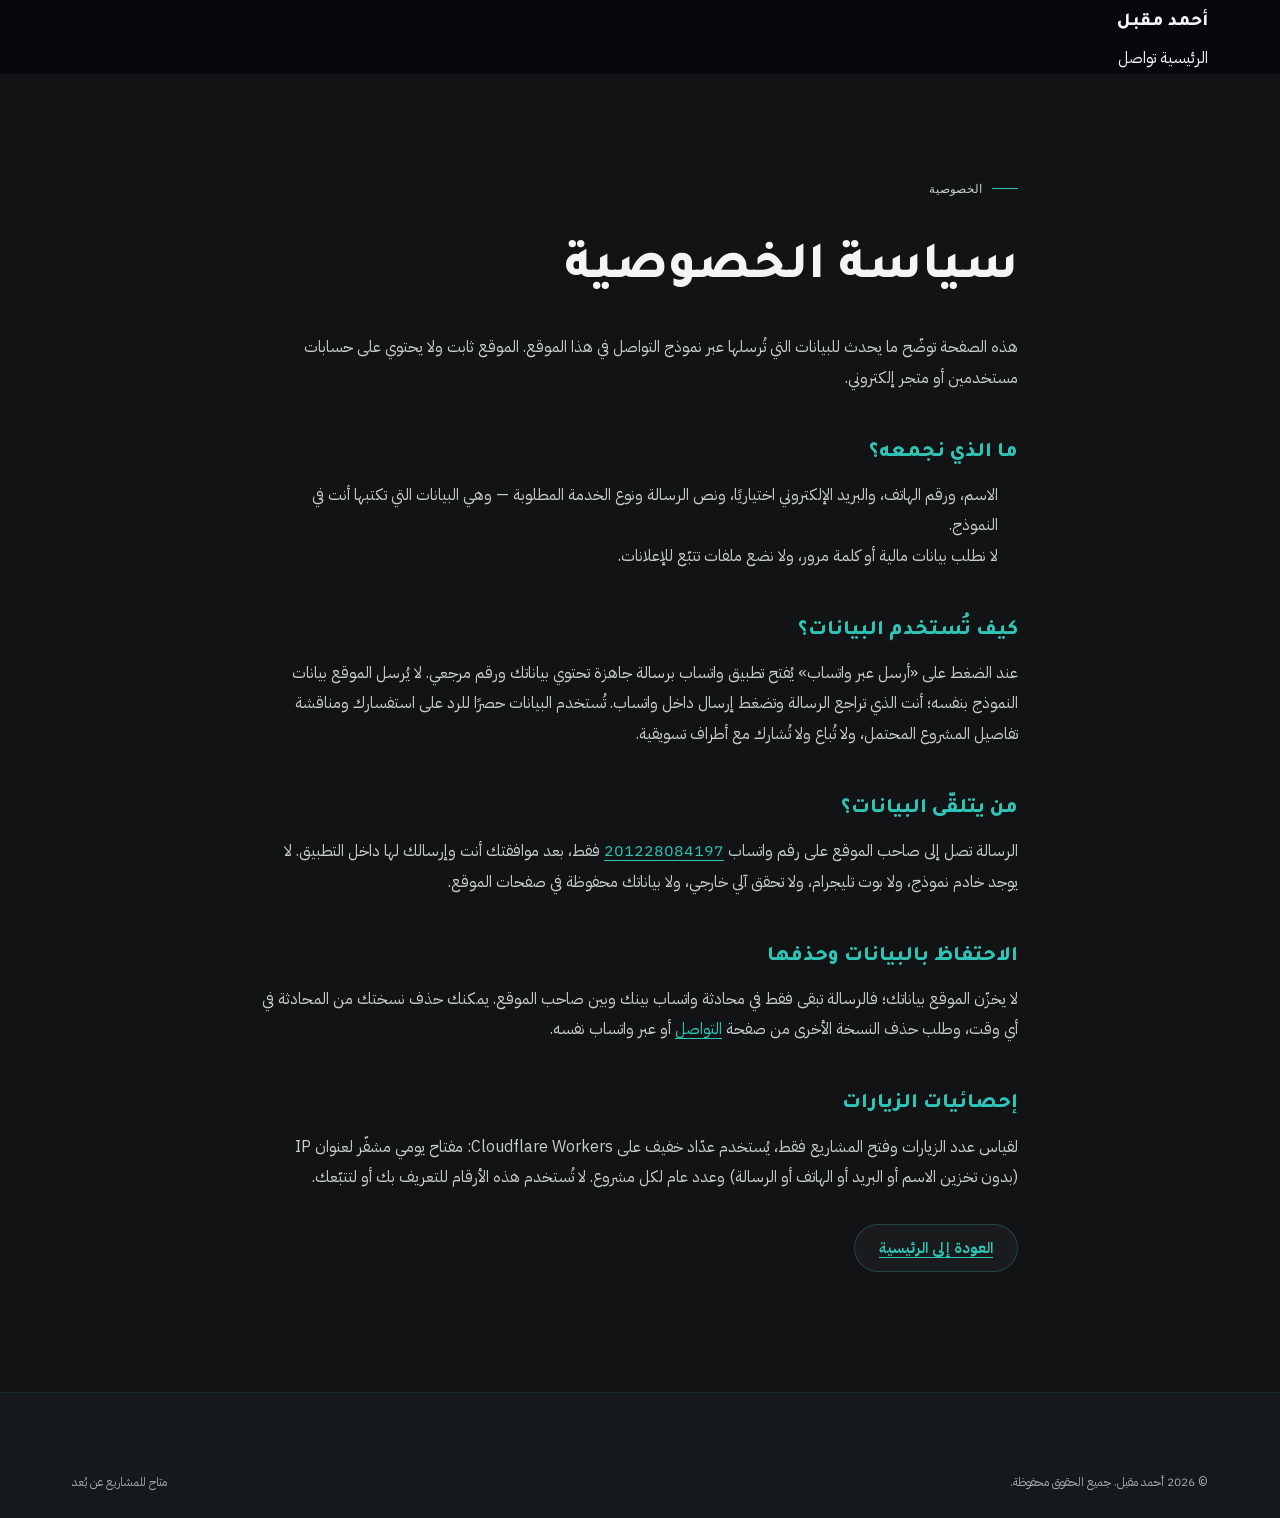
<file: privacy.html>
<!doctype html>
<html lang="ar" dir="rtl">
<head>
  <meta charset="utf-8">
  <meta name="viewport" content="width=device-width, initial-scale=1">
  <title>سياسة الخصوصية | أحمد مقبل</title>
  <meta name="description" content="كيف تُجمع بياناتك عند استخدام نموذج التواصل في موقع أحمد مقبل، ولماذا تُستخدم، وكيف تتواصل معنا بخصوصها.">
  <meta http-equiv="Content-Security-Policy" content="default-src 'self'; base-uri 'self'; object-src 'none'; script-src 'self'; style-src 'self' 'unsafe-inline'; img-src 'self' data:; font-src 'self' data:; media-src 'self'; frame-src https://www.youtube-nocookie.com; connect-src 'self'; form-action 'self'; manifest-src 'self'">
  <meta name="robots" content="index,follow">
  <meta name="theme-color" content="#111314">
  <link rel="canonical" href="https://ahmedmokbel99.github.io/privacy.html">
  <meta property="og:type" content="website">
  <meta property="og:site_name" content="أحمد مقبل">
  <meta property="og:locale" content="ar_EG">
  <meta property="og:url" content="https://ahmedmokbel99.github.io/privacy.html">
  <meta property="og:title" content="سياسة الخصوصية | أحمد مقبل">
  <meta property="og:description" content="كيف تُجمع بياناتك عند استخدام نموذج التواصل في موقع أحمد مقبل، ولماذا تُستخدم، وكيف تتواصل معنا بخصوصها.">
  <meta property="og:image" content="https://ahmedmokbel99.github.io/assets/og-image.jpg">
  <meta property="og:image:width" content="1200">
  <meta property="og:image:height" content="630">
  <meta property="og:image:type" content="image/jpeg">
  <meta property="og:image:alt" content="أحمد مقبل — مصمم ومخرج بصري">
  <meta name="twitter:card" content="summary_large_image">
  <meta name="twitter:url" content="https://ahmedmokbel99.github.io/privacy.html">
  <meta name="twitter:title" content="سياسة الخصوصية | أحمد مقبل">
  <meta name="twitter:description" content="كيف تُجمع بياناتك عند استخدام نموذج التواصل في موقع أحمد مقبل، ولماذا تُستخدم، وكيف تتواصل معنا بخصوصها.">
  <meta name="twitter:image" content="https://ahmedmokbel99.github.io/assets/og-image.jpg">
  <meta name="twitter:image:alt" content="أحمد مقبل — مصمم ومخرج بصري">
  <link rel="icon" type="image/svg+xml" href="assets/favicon.svg">
  <link rel="apple-touch-icon" href="assets/apple-touch-icon.png">
  <link rel="manifest" href="site.webmanifest">
  <link rel="stylesheet" href="css/style.css?v=18-e9463155">
  <style>
    .legal-page { max-width: 820px; margin-inline: auto; padding-block: 96px 120px; }
    .legal-page h1 { font-size: clamp(2rem, 5vw, 3.25rem); margin-block: .35em .5em; }
    .legal-page h2 { font-size: 1.3rem; margin-block: 2.2em .6em; color: var(--brand); }
    .legal-page p, .legal-page li { color: var(--muted); line-height: 1.9; }
    .legal-page ul { padding-inline-start: 1.25rem; }
    .legal-page a { color: var(--cyan); text-decoration: underline; text-underline-offset: 4px; }
    .legal-back { display: inline-flex; margin-block-start: 2rem; }
  </style>
</head>
<body>
  <a class="skip-link" href="#main">تخطَّ إلى المحتوى</a>

  <header class="site-header">
    <div class="wrap header-inner">
      <a class="brand" href="index.html" aria-label="أحمد مقبل — الصفحة الرئيسية">أحمد مقبل</a>
      <nav aria-label="التنقل الرئيسي">
        <a href="index.html">الرئيسية</a>
        <a href="index.html#contact">تواصل</a>
      </nav>
    </div>
  </header>

  <main id="main" tabindex="-1">
    <article class="wrap legal-page">
      <p class="eyebrow">الخصوصية</p>
      <h1>سياسة الخصوصية</h1>
      <p>هذه الصفحة توضّح ما يحدث للبيانات التي تُرسلها عبر نموذج التواصل في هذا الموقع. الموقع ثابت ولا يحتوي على حسابات مستخدمين أو متجر إلكتروني.</p>

      <h2>ما الذي نجمعه؟</h2>
      <ul>
        <li>الاسم، ورقم الهاتف، والبريد الإلكتروني اختياريًا، ونص الرسالة ونوع الخدمة المطلوبة — وهي البيانات التي تكتبها أنت في النموذج.</li>
        <li>لا نطلب بيانات مالية أو كلمة مرور، ولا نضع ملفات تتبّع للإعلانات.</li>
      </ul>

      <h2>كيف تُستخدم البيانات؟</h2>
      <p>عند الضغط على «أرسل عبر واتساب» يُفتح تطبيق واتساب برسالة جاهزة تحتوي بياناتك ورقم مرجعي. لا يُرسل الموقع بيانات النموذج بنفسه؛ أنت الذي تراجع الرسالة وتضغط إرسال داخل واتساب. تُستخدم البيانات حصرًا للرد على استفسارك ومناقشة تفاصيل المشروع المحتمل، ولا تُباع ولا تُشارك مع أطراف تسويقية.</p>

      <h2>من يتلقّى البيانات؟</h2>
      <p>الرسالة تصل إلى صاحب الموقع على رقم واتساب <a href="https://wa.me/201228084197?text=%D9%85%D8%B1%D8%AD%D8%A8%D8%A7%D9%8B%20%D8%A3%D8%AD%D9%85%D8%AF%D8%8C%20%D8%A3%D9%88%D8%AF%20%D8%A7%D9%84%D8%A7%D8%B3%D8%AA%D9%81%D8%B3%D8%A7%D8%B1%20%D8%B9%D9%86%20%D9%85%D8%B4%D8%B1%D9%88%D8%B9%20%D8%AA%D8%B5%D9%85%D9%8A%D9%85%20/%20%D9%85%D9%88%D8%B4%D9%86%20%D8%AC%D8%B1%D8%A7%D9%81%D9%8A%D9%83" target="_blank" rel="noopener noreferrer" dir="ltr">201228084197</a> فقط، بعد موافقتك أنت وإرسالك لها داخل التطبيق. لا يوجد خادم نموذج، ولا بوت تليجرام، ولا تحقق آلي خارجي، ولا بياناتك محفوظة في صفحات الموقع.</p>

      <h2>الاحتفاظ بالبيانات وحذفها</h2>
      <p>لا يخزّن الموقع بياناتك؛ فالرسالة تبقى فقط في محادثة واتساب بينك وبين صاحب الموقع. يمكنك حذف نسختك من المحادثة في أي وقت، وطلب حذف النسخة الأخرى من صفحة <a href="index.html#contact">التواصل</a> أو عبر واتساب نفسه.</p>

      <h2>إحصائيات الزيارات</h2>
      <p>لقياس عدد الزيارات وفتح المشاريع فقط، يُستخدم عدّاد خفيف على Cloudflare Workers: مفتاح يومي مشفّر لعنوان IP (بدون تخزين الاسم أو البريد أو الهاتف أو الرسالة) وعدد عام لكل مشروع. لا تُستخدم هذه الأرقام للتعريف بك أو لتتبّعك.</p>

      <a class="btn btn--ghost legal-back" href="index.html">العودة إلى الرئيسية</a>
    </article>
  </main>

  <footer class="site-footer">
    <div class="wrap footer-bottom">
      <span>© <span id="year">2026</span> أحمد مقبل. جميع الحقوق محفوظة.</span>
      <span data-cms="footer.madeIn">متاح للمشاريع عن بُعد</span>
    </div>
  </footer>

</body>
</html>
</file>
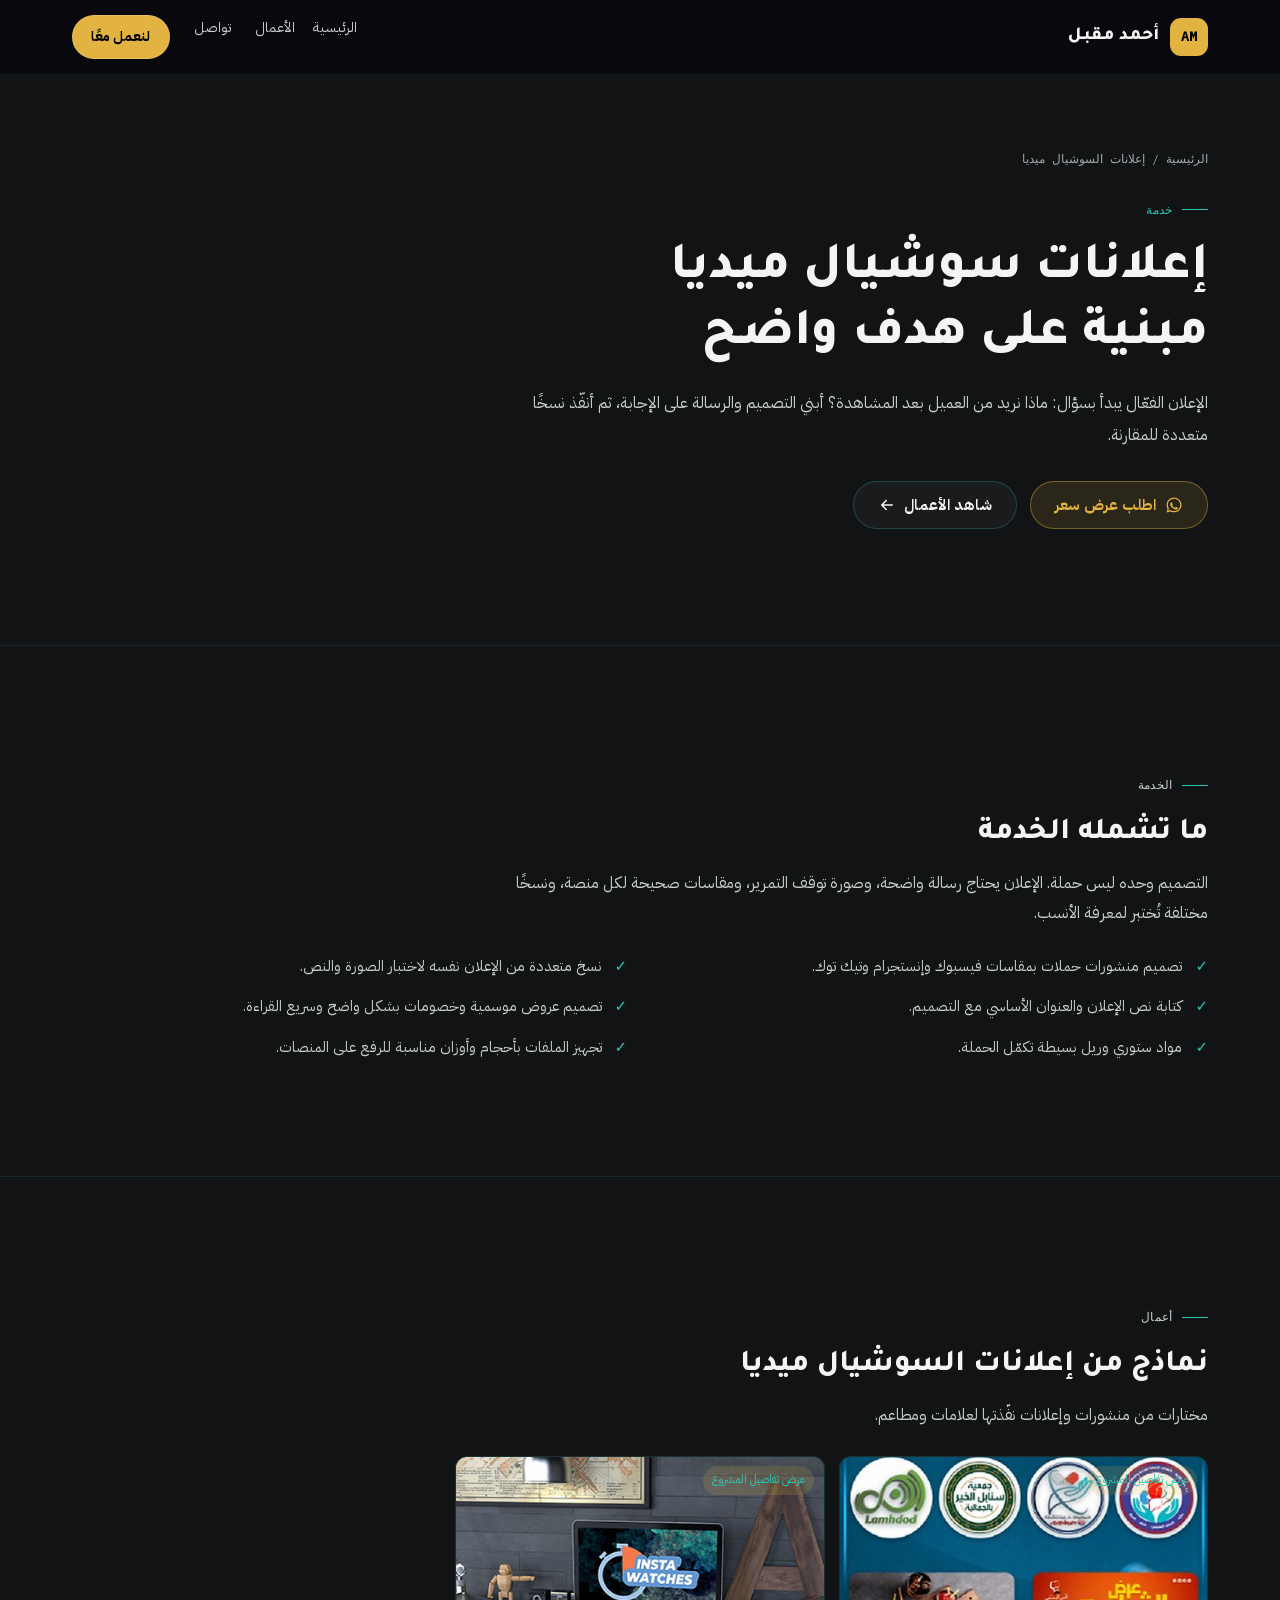
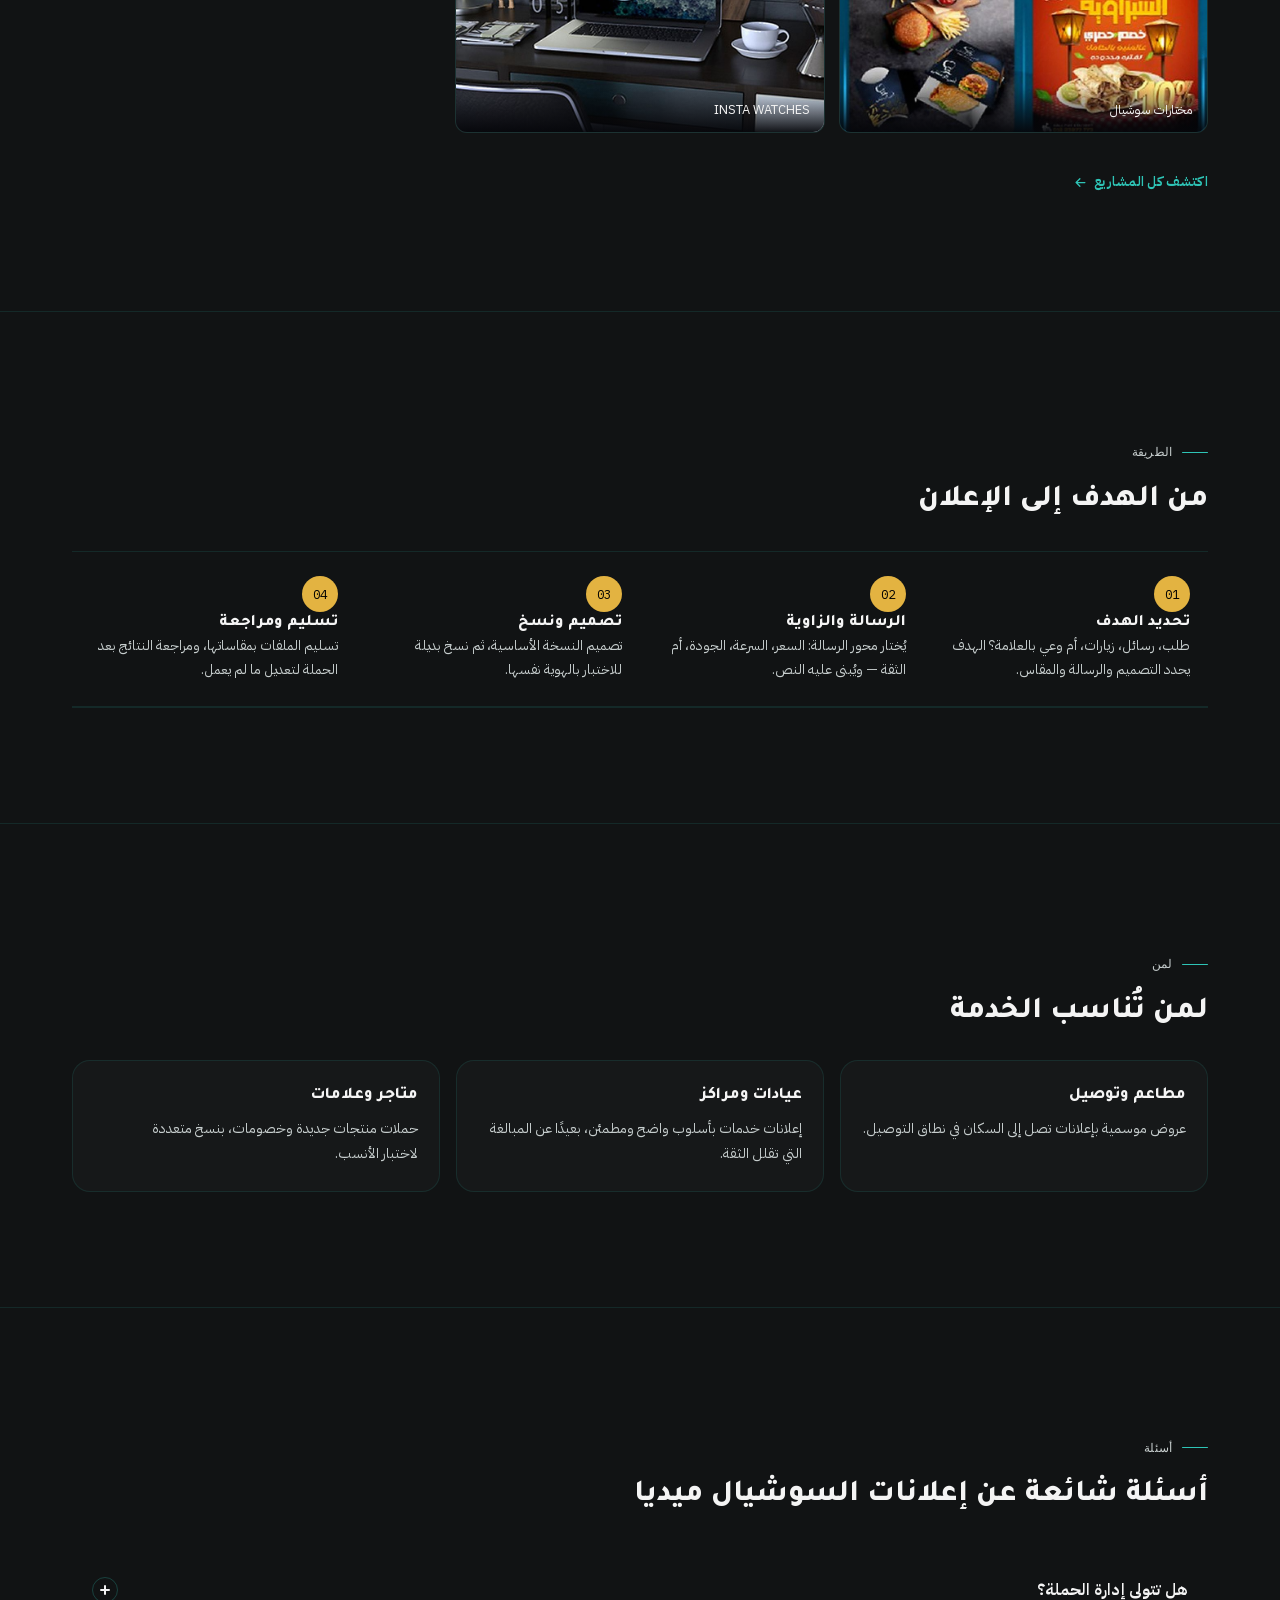
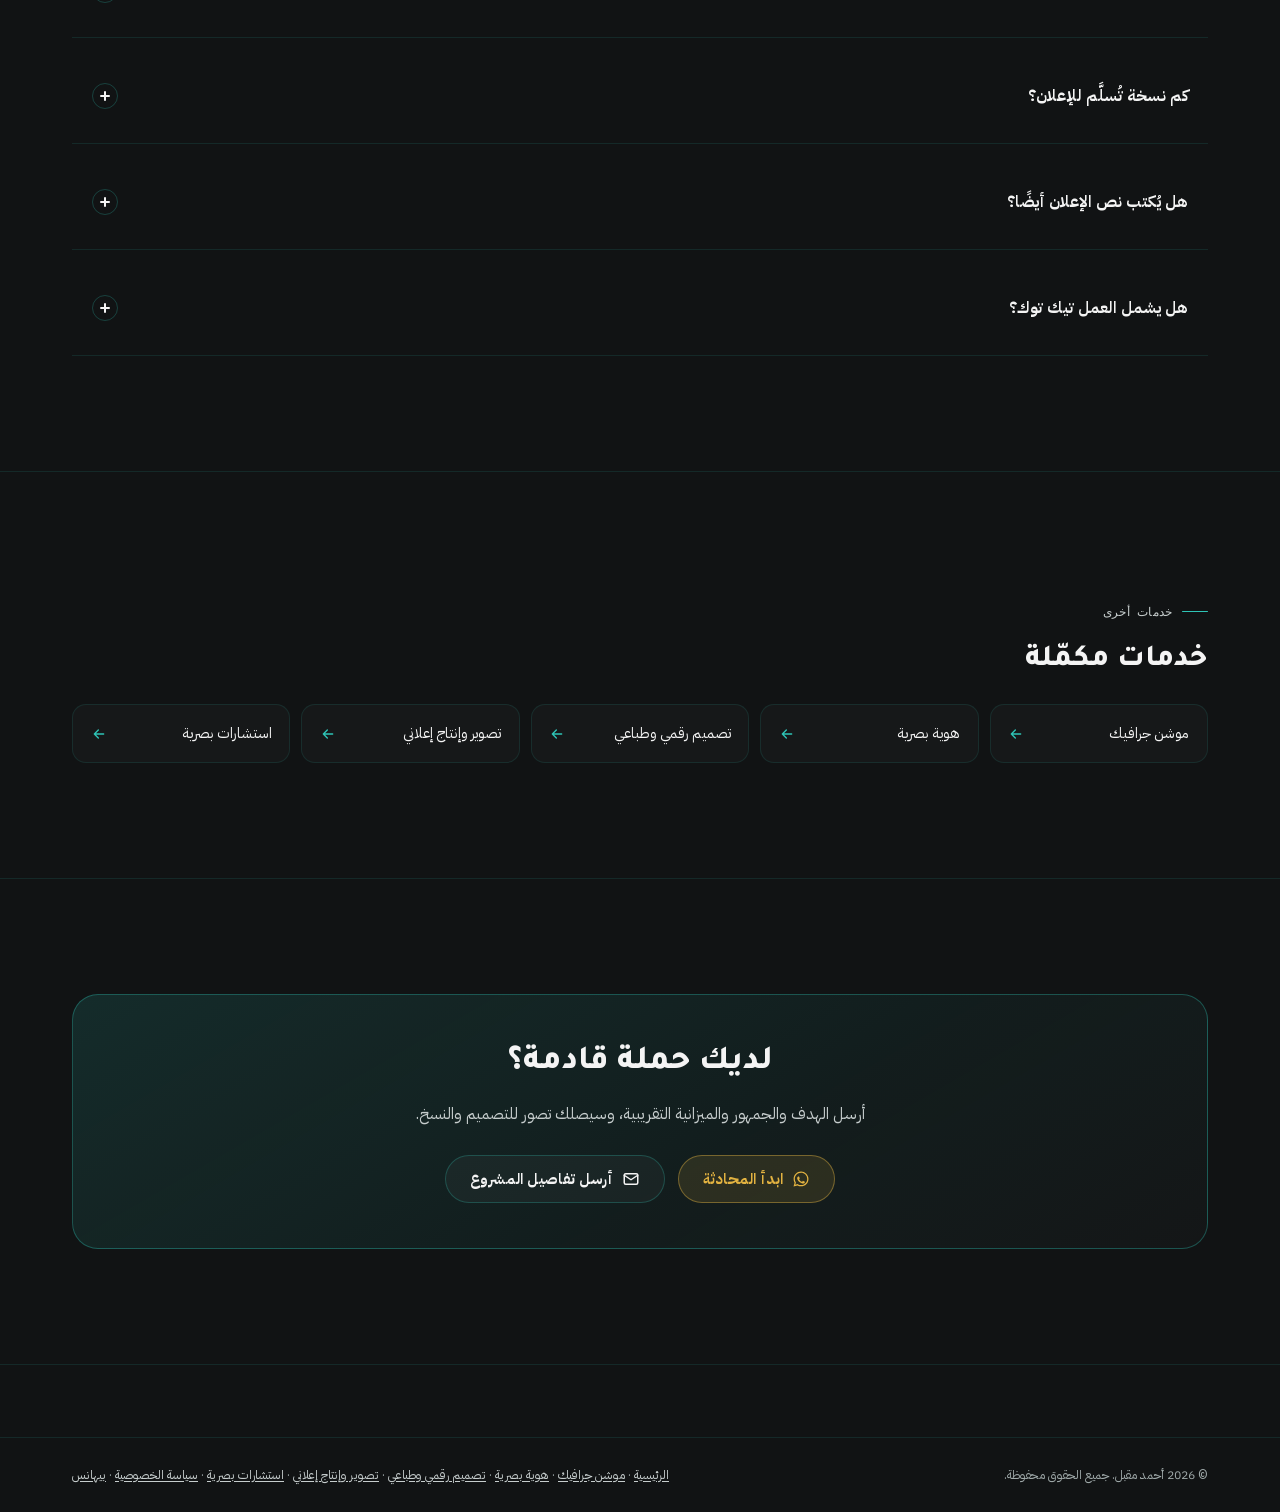
<file: social-media-ads.html>
<!DOCTYPE html>
<html lang="ar" dir="rtl">
<head>
  <meta charset="UTF-8">
  <meta http-equiv="Content-Security-Policy" content="default-src 'self'; base-uri 'self'; object-src 'none'; script-src 'self' 'sha256-rnSilqx70ysJSINaYijSOVvGOzG2uzSgg0sneaLAnns='; style-src 'self' 'unsafe-inline'; img-src 'self' data:; font-src 'self' data:; media-src 'self'; frame-src https://www.youtube-nocookie.com; connect-src 'self' https://ahmed-analytics.ahmed01068775125.workers.dev; form-action 'self'; manifest-src 'self'">
  <meta name="referrer" content="strict-origin-when-cross-origin">
  <meta name="robots" content="index, follow, max-image-preview:large">
  <meta name="viewport" content="width=device-width, initial-scale=1, viewport-fit=cover">

  <title>إعلانات سوشيال ميديا | أحمد مقبل</title>
  <meta name="description" content="تصميم إعلانات سوشيال ميديا من مدينة الجمالية: منشورات وحملات بهدف واضح، مقاسات صحيحة لكل منصة، ونسخ متعددة للاختبار.">
  <meta name="author" content="أحمد مقبل">
  <meta name="theme-color" content="#111314">
  <meta name="color-scheme" content="dark">
  <link rel="canonical" href="https://ahmedmokbel99.github.io/social-media-ads.html">
  <link rel="api-catalog" href="https://ahmedmokbel99.github.io/.well-known/api-catalog" type="application/linkset+json">
  <link rel="privacy-policy" href="https://ahmedmokbel99.github.io/privacy.html" type="text/html">
  <link rel="service-doc" href="https://ahmedmokbel99.github.io/docs/api/" type="text/html">
  <link rel="describedby" href="https://ahmedmokbel99.github.io/.well-known/ai-catalog.json" type="application/json">
  <link rel="alternate" type="text/markdown" href="https://ahmedmokbel99.github.io/social-media-ads.md" hreflang="ar">

  <link rel="icon" type="image/svg+xml" href="assets/favicon.svg">
  <link rel="apple-touch-icon" href="assets/apple-touch-icon.png">
  <link rel="manifest" href="site.webmanifest">

  <meta property="og:type" content="website">
  <meta property="og:site_name" content="أحمد مقبل">
  <meta property="og:locale" content="ar_EG">
  <meta property="og:url" content="https://ahmedmokbel99.github.io/social-media-ads.html">
  <meta property="og:title" content="إعلانات سوشيال ميديا | أحمد مقبل">
  <meta property="og:description" content="إعلانات مبنية على هدف ورسالة واضحة، بمقاسات ونسخ متعددة.">
  <meta property="og:image" content="https://ahmedmokbel99.github.io/assets/og-image.jpg">
  <meta property="og:image:width" content="1200">
  <meta property="og:image:height" content="630">
  <meta property="og:image:type" content="image/jpeg">
  <meta property="og:image:alt" content="أحمد مقبل — تصميم وموشن جرافيك وتصوير">

  <meta name="twitter:card" content="summary_large_image">
  <meta name="twitter:url" content="https://ahmedmokbel99.github.io/social-media-ads.html">
  <meta name="twitter:title" content="إعلانات سوشيال ميديا | أحمد مقبل">
  <meta name="twitter:description" content="إعلانات مبنية على هدف ورسالة واضحة، بمقاسات ونسخ متعددة.">
  <meta name="twitter:image" content="https://ahmedmokbel99.github.io/assets/og-image.jpg">
  <meta name="twitter:image:alt" content="أحمد مقبل — تصميم وموشن جرافيك وتصوير">

  <link rel="preload" href="assets/fonts/ibm-plex-sans-arabic-400-arabic.woff2" as="font" type="font/woff2" crossorigin>
  <link rel="preload" href="assets/fonts/tajawal-800-arabic.woff2" as="font" type="font/woff2" crossorigin>
<link rel="stylesheet" href="css/style.css?v=18-e9463155">

  <script type="application/ld+json">
{
  "@context": "https://schema.org",
  "@graph": [
    {
      "@type": "Service",
      "@id": "https://ahmedmokbel99.github.io/social-media-ads.html#service",
      "name": "إعلانات السوشيال ميديا",
      "serviceType": "تصميم إعلانات السوشيال ميديا",
      "description": "تصميم إعلانات ومنشورات للسوشيال ميديا بمقاسات كل منصة ونسخ متعددة للاختبار.",
      "url": "https://ahmedmokbel99.github.io/social-media-ads.html",
      "provider": {
        "@id": "https://ahmedmokbel99.github.io/#person",
        "@type": "Person",
        "name": "أحمد مقبل",
        "url": "https://ahmedmokbel99.github.io/",
        "jobTitle": "مصمم ومخرج بصري"
      },
      "areaServed": [
        {
          "@type": "City",
          "name": "مدينة الجمالية"
        },
        {
          "@type": "Country",
          "name": "مصر"
        },
        {
          "@type": "AdministrativeArea",
          "name": "العالم العربي"
        }
      ]
    },
    {
      "@type": "BreadcrumbList",
      "itemListElement": [
        {
          "@type": "ListItem",
          "position": 1,
          "name": "الرئيسية",
          "item": "https://ahmedmokbel99.github.io/"
        },
        {
          "@type": "ListItem",
          "position": 2,
          "name": "إعلانات السوشيال ميديا",
          "item": "https://ahmedmokbel99.github.io/social-media-ads.html"
        }
      ]
    },
    {
      "@type": "FAQPage",
      "mainEntity": [
        {
          "@type": "Question",
          "name": "هل تتولى إدارة الحملة؟",
          "acceptedAnswer": {
            "@type": "Answer",
            "text": "التصميم والرسالة والملفات من جانبي. إدارة الميزانية والإعلان الممول يمكن أن تتم منك أو من فريقك، وأستطيع ترشيح الطريقة المناسبة للإعداد."
          }
        },
        {
          "@type": "Question",
          "name": "كم نسخة تُسلَّم للإعلان؟",
          "acceptedAnswer": {
            "@type": "Answer",
            "text": "نسختان على الأقل لكل إعلان — نسخة أساسية ونسخة بديلة للاختبار، وأكثر عند الحملات الكبيرة."
          }
        },
        {
          "@type": "Question",
          "name": "هل يُكتب نص الإعلان أيضًا؟",
          "acceptedAnswer": {
            "@type": "Answer",
            "text": "نعم، نص الإعلان والعنوان جزء من العمل، لأن التصميم دون رسالة واضحة لا يصل."
          }
        },
        {
          "@type": "Question",
          "name": "هل يشمل العمل تيك توك؟",
          "acceptedAnswer": {
            "@type": "Answer",
            "text": "نعم، بمقاسات تيك توك وأسلوبه، مع الحفاظ على هوية العلامة."
          }
        }
      ]
    }
  ]
}
  </script>
</head>
<body>

  <a class="skip-link" href="#main">تخطَّ إلى المحتوى</a>

  <svg class="svg-sprite" xmlns="http://www.w3.org/2000/svg" aria-hidden="true" focusable="false">
    <symbol id="i-arrow-left" viewBox="0 0 24 24"><path d="M19 12H5M11 18l-6-6 6-6"/></symbol>
    <symbol id="i-mail" viewBox="0 0 24 24"><rect x="3" y="5" width="18" height="14" rx="2"/><path d="m3 7 9 6 9-6"/></symbol>
    <symbol id="i-whatsapp" viewBox="0 0 24 24"><path d="M12.04 2c-5.46 0-9.91 4.45-9.91 9.91 0 1.75.46 3.45 1.32 4.95L2.05 22l5.25-1.38c1.45.79 3.08 1.21 4.74 1.21 5.46 0 9.91-4.45 9.91-9.91 0-2.65-1.03-5.14-2.9-7.01A9.82 9.82 0 0 0 12.04 2m.01 1.67c2.2 0 4.26.86 5.82 2.42a8.23 8.23 0 0 1 2.41 5.83c0 4.54-3.7 8.24-8.24 8.24-1.48 0-2.93-.4-4.2-1.15l-.3-.18-3.12.82.83-3.04-.2-.31a8.19 8.19 0 0 1-1.26-4.38c0-4.54 3.7-8.24 8.24-8.24m4.52 11.66c-.25-.13-1.47-.72-1.7-.81-.23-.08-.39-.13-.56.13-.17.25-.64.81-.79.97-.14.17-.29.19-.54.06-.25-.13-1.06-.39-2.02-1.25-.75-.67-1.26-1.5-1.41-1.75-.15-.25-.02-.39.11-.51.11-.11.25-.29.38-.44.13-.14.17-.25.25-.42.08-.17.04-.31-.02-.44-.06-.13-.56-1.34-.76-1.84-.2-.49-.4-.42-.56-.43h-.48c-.17 0-.44.06-.67.31-.23.25-.88.86-.88 2.1 0 1.24.9 2.44 1.03 2.61.13.17 1.77 2.71 4.29 3.8.6.26 1.07.41 1.44.53.6.19 1.15.16 1.59.1.48-.07 1.47-.6 1.68-1.18.21-.58.21-1.07.15-1.18-.06-.11-.23-.17-.48-.3"/></symbol>
    <symbol id="i-external" viewBox="0 0 24 24"><path d="M14 4h6v6M20 4l-9 9M18 14v5a1 1 0 0 1-1 1H5a1 1 0 0 1-1-1V7a1 1 0 0 1 1-1h5"/></symbol>
    <symbol id="i-check" viewBox="0 0 24 24"><path d="m4 12 5 5L20 6"/></symbol>
    <symbol id="i-pin" viewBox="0 0 24 24"><path d="M20 10c0 6-8 12-8 12s-8-6-8-12a8 8 0 0 1 16 0Z"/><circle cx="12" cy="10" r="3"/></symbol>
  </svg>

  <header class="service-header">
    <div class="wrap service-header__inner">
      <a href="index.html" class="brand">
        <span class="brand__mark" aria-hidden="true">AM</span>
        <span>أحمد مقبل</span>
      </a>
      <nav class="service-nav" aria-label="التنقل">
        <a href="index.html">الرئيسية</a>
        <a href="index.html#work">الأعمال</a>
        <a href="index.html#contact">تواصل</a>
        <a class="btn btn--primary btn--sm" href="index.html#contact">لنعمل معًا</a>
      </nav>
    </div>
  </header>

  <main id="main" tabindex="-1">

    <section class="section service-hero">
      <div class="wrap">
        <nav class="breadcrumb" aria-label="مسار التنقل">
          <a href="index.html">الرئيسية</a>
          <span aria-hidden="true">/</span>
          <span>إعلانات السوشيال ميديا</span>
        </nav>

        <p class="eyebrow">خدمة</p>
        <h1>إعلانات سوشيال ميديا مبنية على هدف واضح</h1>
        <p class="service-lead">الإعلان الفعّال يبدأ بسؤال: ماذا نريد من العميل بعد المشاهدة؟ أبني التصميم والرسالة على الإجابة، ثم أنفّذ نسخًا متعددة للمقارنة.</p>

        <div class="hero-actions">
          <a class="btn btn--whatsapp" href="https://wa.me/201228084197?text=%D9%85%D8%B1%D8%AD%D8%A8%D9%8B%D8%A7%20%D8%A3%D8%AD%D9%85%D8%AF%D8%8C%20%D8%A3%D9%88%D8%AF%20%D8%A7%D9%84%D8%A7%D8%B3%D8%AA%D9%81%D8%B3%D8%A7%D8%B1%20%D8%B9%D9%86%20%D8%AE%D8%AF%D9%85%D8%A9%20%D8%A5%D8%B9%D9%84%D8%A7%D9%86%D8%A7%D8%AA%20%D8%A7%D9%84%D8%B3%D9%88%D8%B4%D9%8A%D8%A7%D9%84%20%D9%85%D9%8A%D8%AF%D9%8A%D8%A7%20%D9%84%D8%AD%D9%85%D9%84%D8%A9%20%D9%82%D8%A7%D8%AF%D9%85%D8%A9." target="_blank" rel="noopener noreferrer">
            <svg class="icon icon--solid" aria-hidden="true"><use href="#i-whatsapp"></use></svg>
            اطلب عرض سعر
          </a>
          <a class="btn btn--ghost" href="index.html#work">
            شاهد الأعمال
            <svg class="icon" aria-hidden="true"><use href="#i-arrow-left"></use></svg>
          </a>
        </div>
      </div>
    </section>

    <section class="section section--soft">
      <div class="wrap">
        <div class="service-block" style="margin-top:0">
          <p class="eyebrow">الخدمة</p>
          <h2>ما تشمله الخدمة</h2>
          <p>التصميم وحده ليس حملة. الإعلان يحتاج رسالة واضحة، وصورة توقف التمرير، ومقاسات صحيحة لكل منصة، ونسخًا مختلفة تُختبر لمعرفة الأنسب.</p>

          <ul class="service-list">
            <li>تصميم منشورات حملات بمقاسات فيسبوك وإنستجرام وتيك توك.</li>
            <li>نسخ متعددة من الإعلان نفسه لاختبار الصورة والنص.</li>
            <li>كتابة نص الإعلان والعنوان الأساسي مع التصميم.</li>
            <li>تصميم عروض موسمية وخصومات بشكل واضح وسريع القراءة.</li>
            <li>مواد ستوري وريل بسيطة تكمّل الحملة.</li>
            <li>تجهيز الملفات بأحجام وأوزان مناسبة للرفع على المنصات.</li>
          </ul>
        </div>
      </div>
    </section>

    <section class="section">
      <div class="wrap">
        <div class="service-block" style="margin-top:0">
          <p class="eyebrow">أعمال</p>
          <h2>نماذج من إعلانات السوشيال ميديا</h2>
          <p>مختارات من منشورات وإعلانات نفّذتها لعلامات ومطاعم.</p>

          <div class="service-gallery">
            <div class="service-gallery__item">
              <a href="index.html#project-f09" aria-label="عرض تفاصيل المشروع — مختارات سوشيال">
                <img src="assets/projects/social-media-design-collection-900.jpg" width="404" height="316" alt="مجموعة تصميمات سوشيال ميديا لعلامات مختلفة" loading="lazy" decoding="async">
                <span class="service-gallery__title">مختارات سوشيال</span>
                <span class="service-gallery__action">عرض تفاصيل المشروع</span>
              </a>

            </div>
            <div class="service-gallery__item">
              <a href="index.html#project-f11" aria-label="عرض تفاصيل المشروع — INSTA WATCHES">
                <img src="assets/projects/insta-watches-ad-design-900.jpg" width="404" height="316" alt="إعلان ساعات INSTA WATCHES" loading="lazy" decoding="async">
                <span class="service-gallery__title">INSTA WATCHES</span>
                <span class="service-gallery__action">عرض تفاصيل المشروع</span>
              </a>

            </div>
          </div>

          <p style="margin-top:1.3rem">
            <a class="service__link" href="index.html#work">
              اكتشف كل المشاريع
              <svg class="icon" aria-hidden="true"><use href="#i-arrow-left"></use></svg>
            </a>
          </p>
        </div>
      </div>
    </section>

    <section class="section section--soft">
      <div class="wrap">
        <div class="service-block" style="margin-top:0">
          <p class="eyebrow">الطريقة</p>
          <h2>من الهدف إلى الإعلان</h2>

          <div class="process-grid" style="margin-top:1.8rem">
            <article class="step">
              <div class="step__num">01</div>
              <h3>تحديد الهدف</h3>
              <p>طلب، رسائل، زيارات، أم وعي بالعلامة؟ الهدف يحدد التصميم والرسالة والمقاس.</p>
            </article>
            <article class="step">
              <div class="step__num">02</div>
              <h3>الرسالة والزاوية</h3>
              <p>يُختار محور الرسالة: السعر، السرعة، الجودة، أم الثقة — ويُبنى عليه النص.</p>
            </article>
            <article class="step">
              <div class="step__num">03</div>
              <h3>تصميم ونسخ</h3>
              <p>تصميم النسخة الأساسية، ثم نسخ بديلة للاختبار بالهوية نفسها.</p>
            </article>
            <article class="step">
              <div class="step__num">04</div>
              <h3>تسليم ومراجعة</h3>
              <p>تسليم الملفات بمقاساتها، ومراجعة النتائج بعد الحملة لتعديل ما لم يعمل.</p>
            </article>
          </div>
        </div>
      </div>
    </section>

    <section class="section">
      <div class="wrap">
        <div class="service-block" style="margin-top:0">
          <p class="eyebrow">لمن</p>
          <h2>لمن تُناسب الخدمة</h2>

          <div class="service-cards">
            <article class="service-card">
              <h3>مطاعم وتوصيل</h3>
              <p>عروض موسمية بإعلانات تصل إلى السكان في نطاق التوصيل.</p>
            </article>
            <article class="service-card">
              <h3>عيادات ومراكز</h3>
              <p>إعلانات خدمات بأسلوب واضح ومطمئن، بعيدًا عن المبالغة التي تقلل الثقة.</p>
            </article>
            <article class="service-card">
              <h3>متاجر وعلامات</h3>
              <p>حملات منتجات جديدة وخصومات، بنسخ متعددة لاختبار الأنسب.</p>
            </article>
          </div>
        </div>
      </div>
    </section>

    <section class="section section--soft">
      <div class="wrap">
        <div class="service-block" style="margin-top:0">
          <p class="eyebrow">أسئلة</p>
          <h2>أسئلة شائعة عن إعلانات السوشيال ميديا</h2>

          <div class="service-faq">
            <details class="faq">
              <summary>هل تتولى إدارة الحملة؟<span class="faq__icon" aria-hidden="true"></span></summary>
              <p>التصميم والرسالة والملفات من جانبي. إدارة الميزانية والإعلان الممول يمكن أن تتم منك أو من فريقك، وأستطيع ترشيح الطريقة المناسبة للإعداد.</p>
            </details>
            <details class="faq">
              <summary>كم نسخة تُسلَّم للإعلان؟<span class="faq__icon" aria-hidden="true"></span></summary>
              <p>نسختان على الأقل لكل إعلان — نسخة أساسية ونسخة بديلة للاختبار، وأكثر عند الحملات الكبيرة.</p>
            </details>
            <details class="faq">
              <summary>هل يُكتب نص الإعلان أيضًا؟<span class="faq__icon" aria-hidden="true"></span></summary>
              <p>نعم، نص الإعلان والعنوان جزء من العمل، لأن التصميم دون رسالة واضحة لا يصل.</p>
            </details>
            <details class="faq">
              <summary>هل يشمل العمل تيك توك؟<span class="faq__icon" aria-hidden="true"></span></summary>
              <p>نعم، بمقاسات تيك توك وأسلوبه، مع الحفاظ على هوية العلامة.</p>
            </details>
          </div>
        </div>
      </div>
    </section>

    <section class="section">
      <div class="wrap">
        <div class="service-block" style="margin-top:0">
          <p class="eyebrow">خدمات أخرى</p>
          <h2>خدمات مكمّلة</h2>
          <div class="service-crosses">
            <a class="service-cross" href="motion-graphics.html">
              <span>موشن جرافيك</span>
              <svg class="icon" aria-hidden="true"><use href="#i-arrow-left"></use></svg>
            </a>
            <a class="service-cross" href="brand-identity.html">
              <span>هوية بصرية</span>
              <svg class="icon" aria-hidden="true"><use href="#i-arrow-left"></use></svg>
            </a>
            <a class="service-cross" href="digital-print.html">
              <span>تصميم رقمي وطباعي</span>
              <svg class="icon" aria-hidden="true"><use href="#i-arrow-left"></use></svg>
            </a>
            <a class="service-cross" href="photo-production.html">
              <span>تصوير وإنتاج إعلاني</span>
              <svg class="icon" aria-hidden="true"><use href="#i-arrow-left"></use></svg>
            </a>
            <a class="service-cross" href="brand-consulting.html">
              <span>استشارات بصرية</span>
              <svg class="icon" aria-hidden="true"><use href="#i-arrow-left"></use></svg>
            </a>
          </div>
        </div>
      </div>
    </section>

    <section class="section section--soft">
      <div class="wrap">
        <div class="service-cta">
          <h2>لديك حملة قادمة؟</h2>
          <p>أرسل الهدف والجمهور والميزانية التقريبية، وسيصلك تصور للتصميم والنسخ.</p>
          <div class="hero-actions">
            <a class="btn btn--whatsapp" href="https://wa.me/201228084197?text=%D9%85%D8%B1%D8%AD%D8%A8%D9%8B%D8%A7%20%D8%A3%D8%AD%D9%85%D8%AF%D8%8C%20%D8%A3%D9%88%D8%AF%20%D8%A7%D9%84%D8%A7%D8%B3%D8%AA%D9%81%D8%B3%D8%A7%D8%B1%20%D8%B9%D9%86%20%D8%AE%D8%AF%D9%85%D8%A9%20%D8%A5%D8%B9%D9%84%D8%A7%D9%86%D8%A7%D8%AA%20%D8%A7%D9%84%D8%B3%D9%88%D8%B4%D9%8A%D8%A7%D9%84%20%D9%85%D9%8A%D8%AF%D9%8A%D8%A7%20%D9%84%D8%AD%D9%85%D9%84%D8%A9%20%D9%82%D8%A7%D8%AF%D9%85%D8%A9." target="_blank" rel="noopener noreferrer">
              <svg class="icon icon--solid" aria-hidden="true"><use href="#i-whatsapp"></use></svg>
              ابدأ المحادثة
            </a>
            <a class="btn btn--ghost" href="index.html#contact">
              <svg class="icon" aria-hidden="true"><use href="#i-mail"></use></svg>
              أرسل تفاصيل المشروع
            </a>
          </div>
        </div>
      </div>
    </section>

  </main>

  <footer class="service-footer">
    <div class="wrap service-footer__inner">
      <span>© <span id="year">2026</span> أحمد مقبل. جميع الحقوق محفوظة.</span>
      <span>
        <a href="index.html">الرئيسية</a> ·
<a href="motion-graphics.html">موشن جرافيك</a> · <a href="brand-identity.html">هوية بصرية</a> · <a href="digital-print.html">تصميم رقمي وطباعي</a> · <a href="photo-production.html">تصوير وإنتاج إعلاني</a> · <a href="brand-consulting.html">استشارات بصرية</a> ·
        <a href="privacy.html">سياسة الخصوصية</a> ·
        <a href="https://www.behance.net/ahmed01068b62e" target="_blank" rel="noopener noreferrer">بيهانس</a>
      </span>
    </div>
  </footer>

  <script>document.getElementById('year').textContent = new Date().getFullYear();</script>
</body>
</html>
</file>
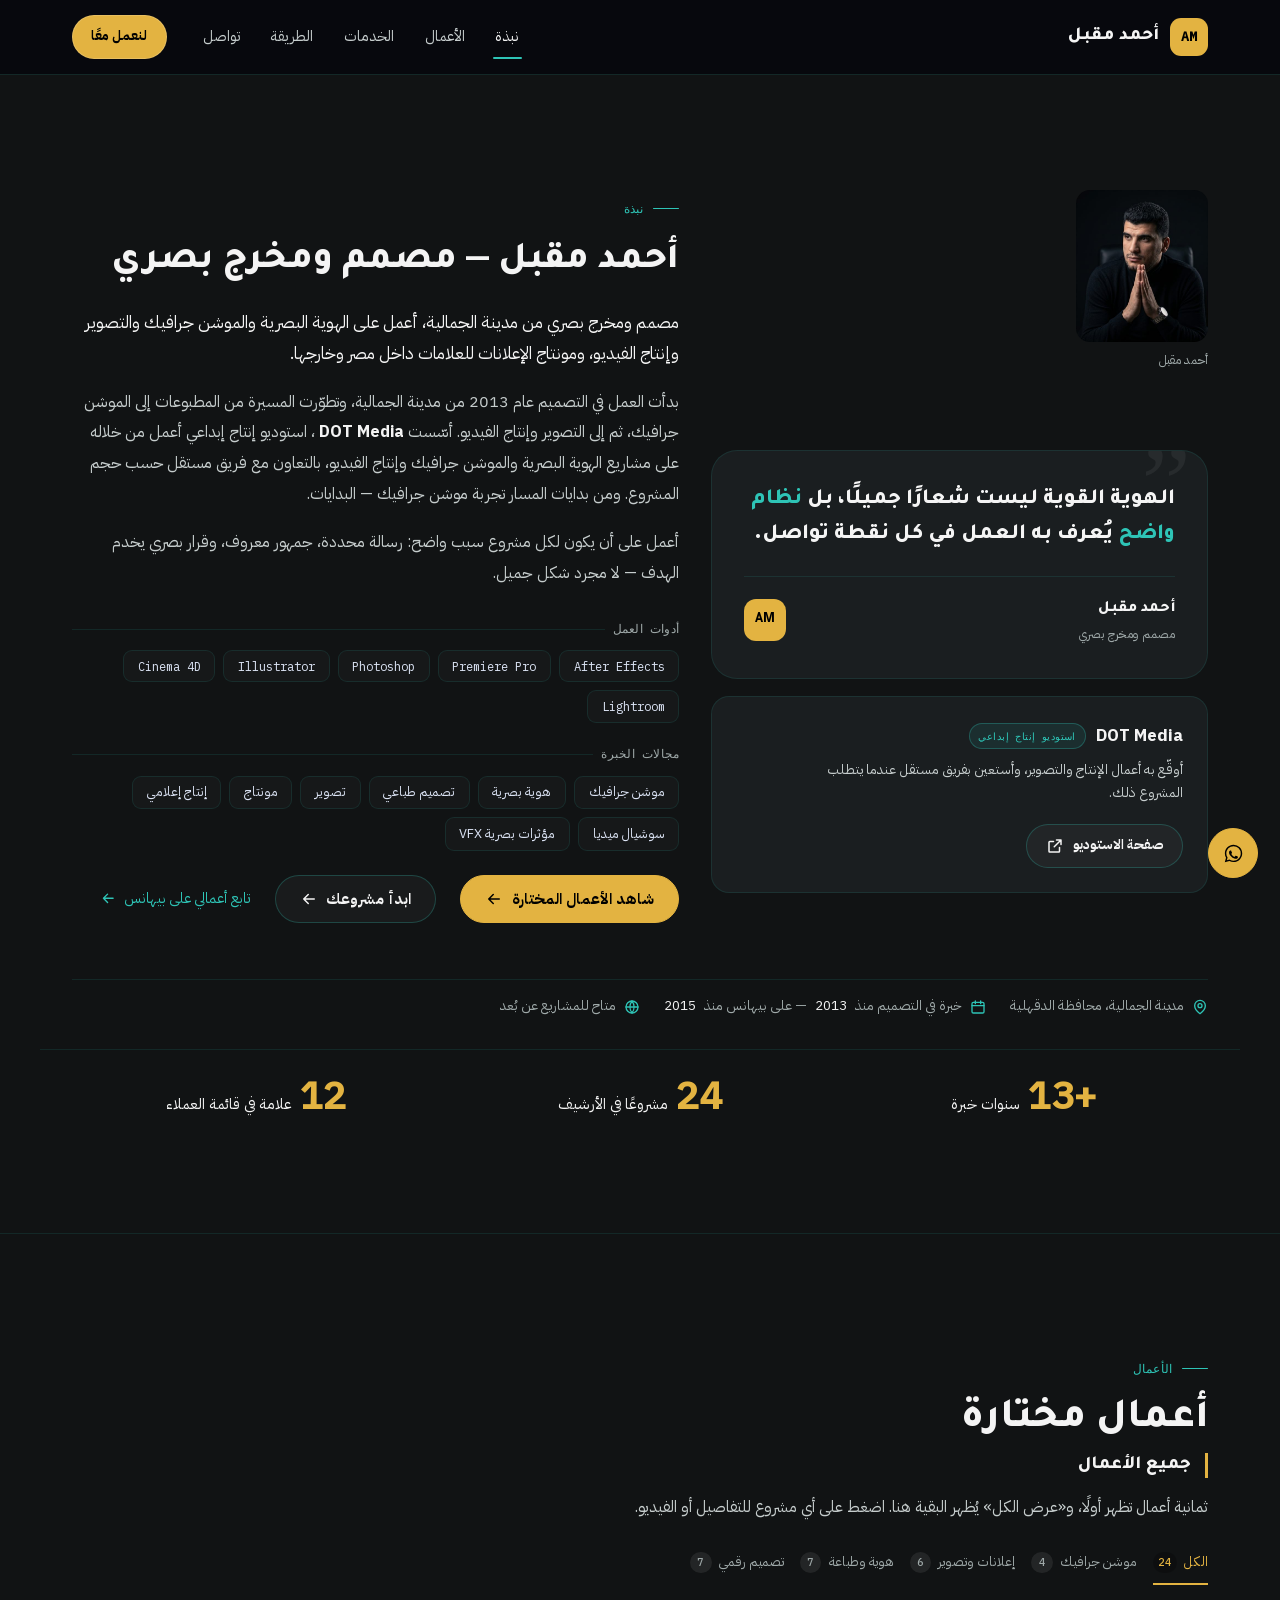
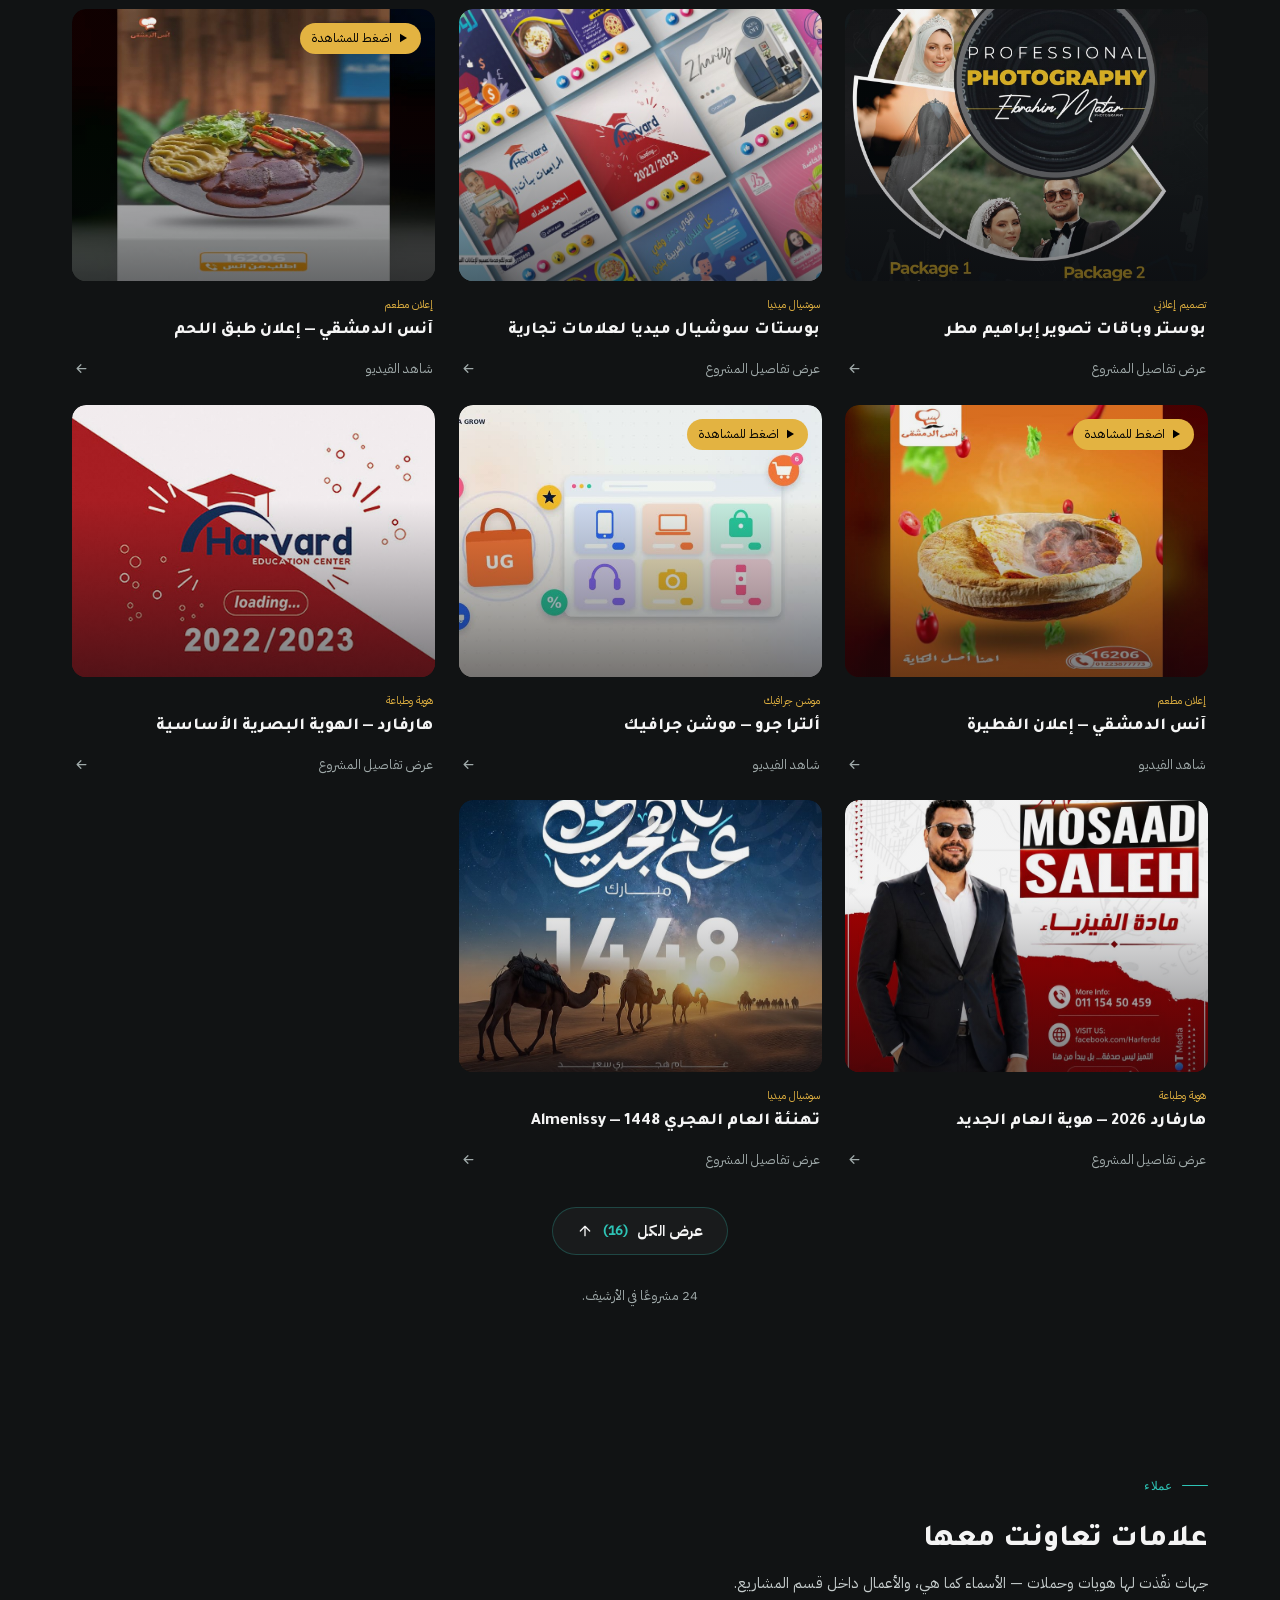
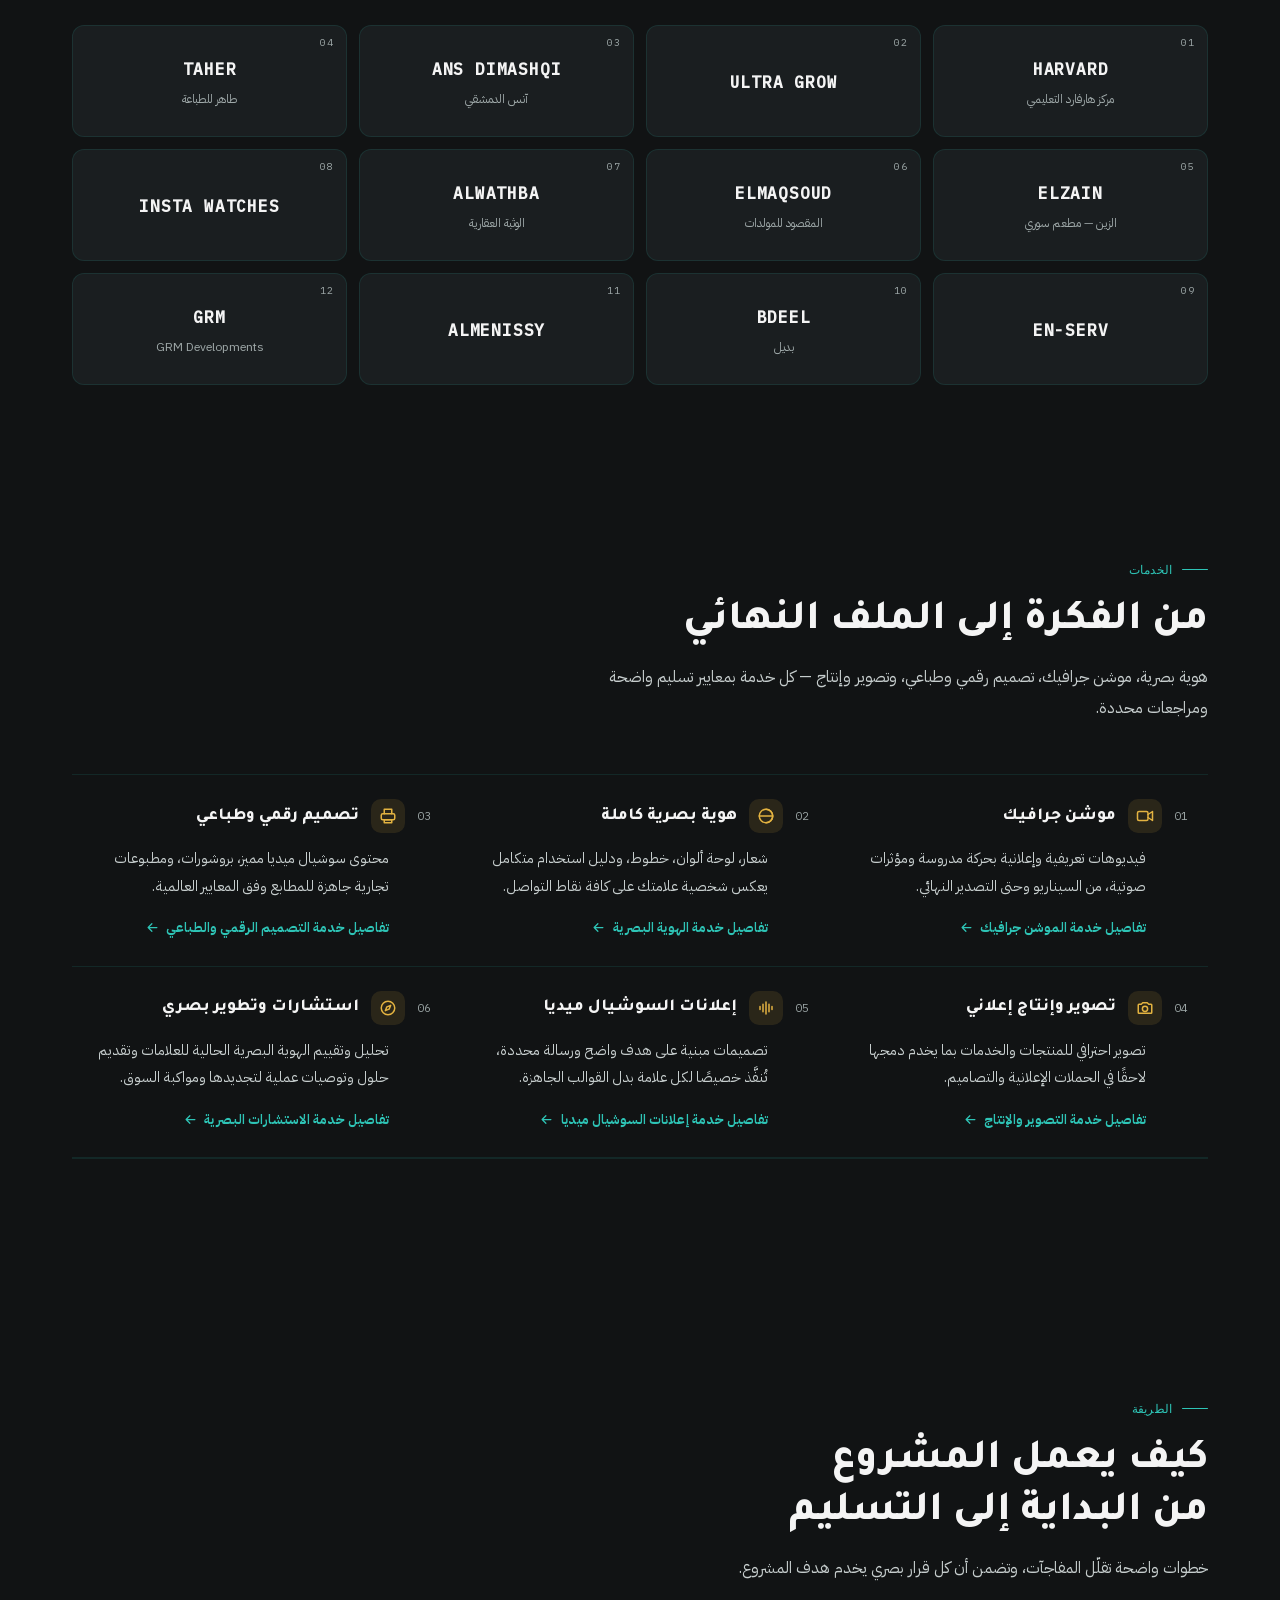
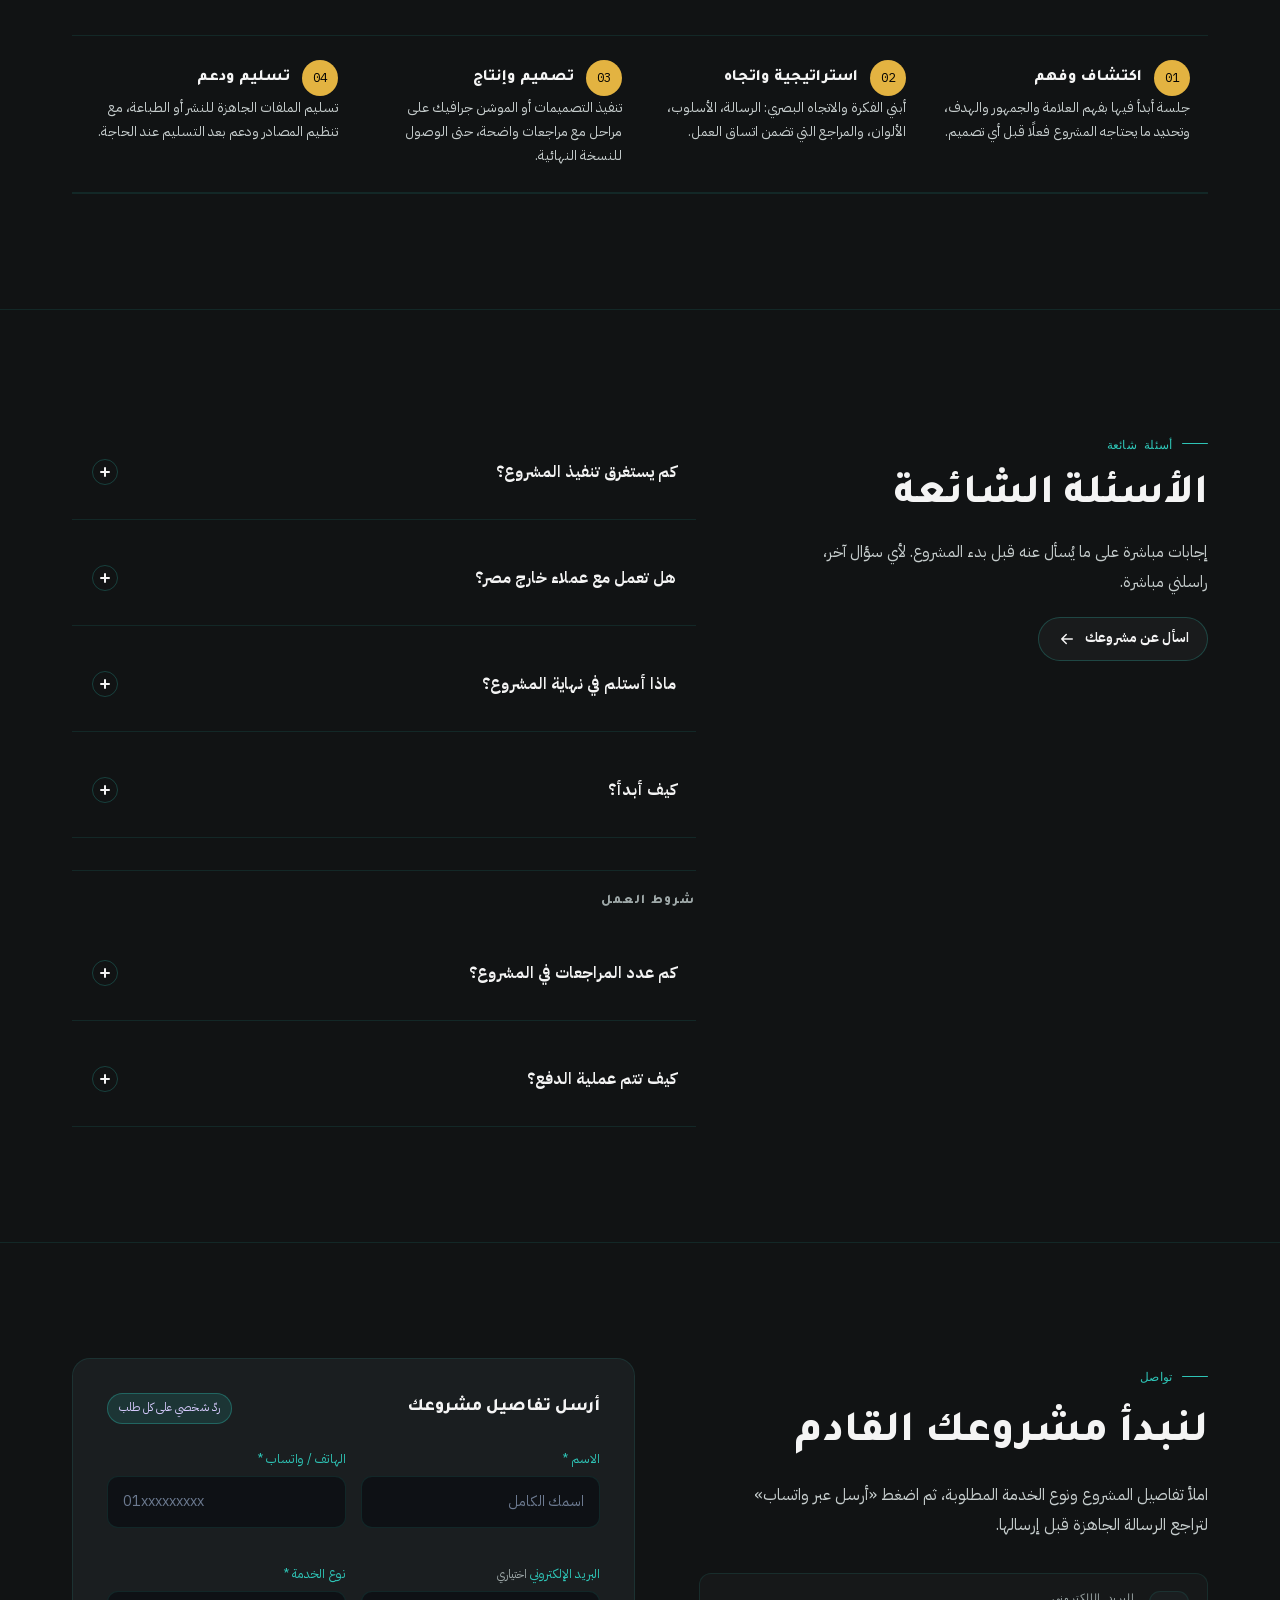
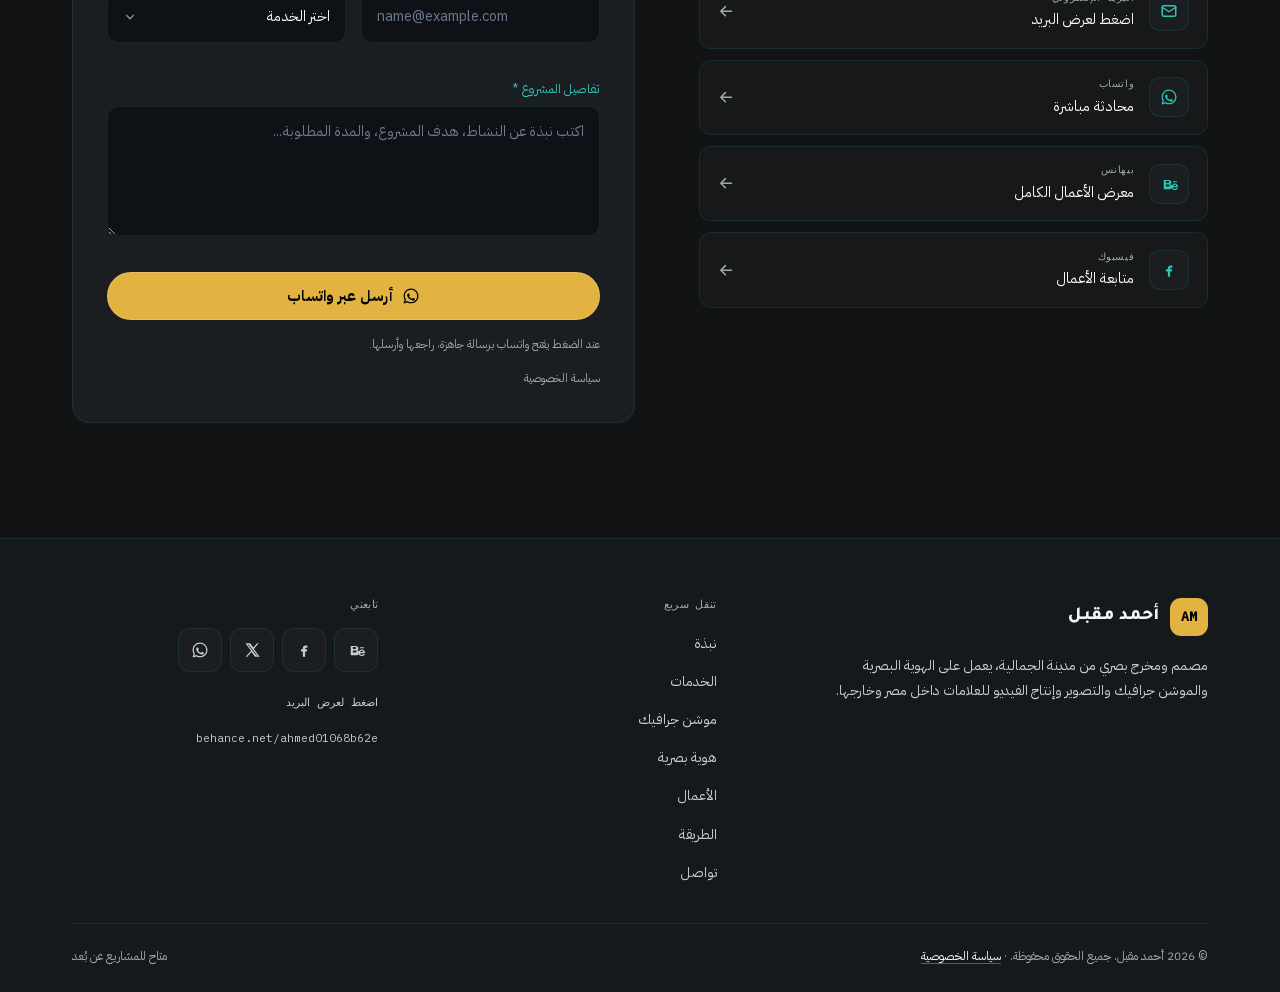
<file: standalone.html>
<!DOCTYPE html>
<!-- نسخة مولّدة آليًا بواسطة build.py — عدّل الملفات الأصلية ثم أعد البناء -->
<html lang="ar" dir="rtl">
<head>
  <meta charset="UTF-8">
  <meta http-equiv="Content-Security-Policy" content="default-src 'self'; base-uri 'self'; object-src 'none'; script-src 'self' 'unsafe-inline'; style-src 'self' 'unsafe-inline'; img-src 'self' data:; font-src 'self' data:; media-src 'self'; frame-src https://www.youtube-nocookie.com; connect-src 'self' https://ahmed-analytics.ahmed01068775125.workers.dev; form-action 'self'; manifest-src 'self'">
  <meta name="referrer" content="strict-origin-when-cross-origin">
  <meta name="robots" content="noindex, nofollow">
  <meta name="viewport" content="width=device-width, initial-scale=1, viewport-fit=cover">

  <title>أحمد مقبل — تصميم وموشن جرافيك وتصوير | مصمم ومخرج بصري</title>
  <meta name="description" content="أحمد مقبل، مصمم ومخرج بصري من مدينة الجمالية، محافظة الدقهلية. هويات بصرية، موشن جرافيك، تصوير ومونتاج إعلانات للعلامات داخل مصر وخارجها.">
  <meta name="author" content="أحمد مقبل">
  <meta name="theme-color" content="#111314">
  <meta name="color-scheme" content="dark">
  <link rel="canonical" href="https://ahmedmokbel99.github.io/">
  <link rel="api-catalog" href="https://ahmedmokbel99.github.io/.well-known/api-catalog" type="application/linkset+json">
  <link rel="privacy-policy" href="https://ahmedmokbel99.github.io/privacy.html" type="text/html">
  <link rel="service-doc" href="https://ahmedmokbel99.github.io/docs/api/" type="text/html">
  <link rel="describedby" href="https://ahmedmokbel99.github.io/.well-known/ai-catalog.json" type="application/json">
  <link rel="alternate" type="text/markdown" href="https://ahmedmokbel99.github.io/index.md" hreflang="ar">

  <!-- Icons & manifest -->
  <link rel="icon" type="image/svg+xml" href="assets/favicon.svg">
  <link rel="apple-touch-icon" href="assets/apple-touch-icon.png">
  <link rel="manifest" href="site.webmanifest">

  <!-- Open Graph -->
  <meta property="og:type" content="website">
  <meta property="og:site_name" content="أحمد مقبل">
  <meta property="og:locale" content="ar_EG">
  <meta property="og:url" content="https://ahmedmokbel99.github.io/">
  <meta property="og:title" content="أحمد مقبل — تصميم وموشن جرافيك وتصوير | مصمم ومخرج بصري">
  <meta property="og:description" content="أعمال مختارة في الهوية البصرية والموشن جرافيك والتصوير وإنتاج الفيديو، من مدينة الجمالية، محافظة الدقهلية.">
  <meta property="og:image" content="https://ahmedmokbel99.github.io/assets/og-image.jpg">
  <meta property="og:image:width" content="1200">
  <meta property="og:image:height" content="630">
  <meta property="og:image:type" content="image/jpeg">
  <meta property="og:image:alt" content="أحمد مقبل — تصميم وموشن جرافيك وتصوير">

  <!-- Twitter / X -->
  <meta name="twitter:card" content="summary_large_image">
  <meta name="twitter:url" content="https://ahmedmokbel99.github.io/">
  <meta name="twitter:title" content="أحمد مقبل — تصميم وموشن جرافيك وتصوير | مصمم ومخرج بصري">
  <meta name="twitter:description" content="أعمال مختارة في الهوية البصرية والموشن جرافيك والتصوير وإنتاج الفيديو، من مدينة الجمالية، محافظة الدقهلية.">
  <meta name="twitter:image" content="https://ahmedmokbel99.github.io/assets/og-image.jpg">
  <meta name="twitter:image:alt" content="أحمد مقبل — تصميم وموشن جرافيك وتصوير">

  <!-- Fonts -->
  <link rel="preload" href="assets/fonts/ibm-plex-sans-arabic-400-arabic.woff2" as="font" type="font/woff2" crossorigin>
  <link rel="preload" href="assets/fonts/tajawal-800-arabic.woff2" as="font" type="font/woff2" crossorigin>
  <style>
/* fonts:start — خطوط مستضافة محليًا، لا تعدّل هذا القسم يدويًا */

@font-face {
  font-family: 'IBM Plex Mono';
  font-style: normal;
  font-weight: 400;
  font-display: swap;
  src: url('assets/fonts/ibm-plex-mono-400-latin.woff2') format('woff2');
  unicode-range: U+0000-00FF, U+0131, U+0152-0153, U+02BB-02BC, U+02C6, U+02DA, U+02DC, U+0304, U+0308, U+0329, U+2000-206F, U+20AC, U+2122, U+2191, U+2193, U+2212, U+2215, U+FEFF, U+FFFD;
}

@font-face {
  font-family: 'IBM Plex Mono';
  font-style: normal;
  font-weight: 500;
  font-display: swap;
  src: url('assets/fonts/ibm-plex-mono-500-latin.woff2') format('woff2');
  unicode-range: U+0000-00FF, U+0131, U+0152-0153, U+02BB-02BC, U+02C6, U+02DA, U+02DC, U+0304, U+0308, U+0329, U+2000-206F, U+20AC, U+2122, U+2191, U+2193, U+2212, U+2215, U+FEFF, U+FFFD;
}

@font-face {
  font-family: 'IBM Plex Sans Arabic';
  font-style: normal;
  font-weight: 400;
  font-display: swap;
  src: url('assets/fonts/ibm-plex-sans-arabic-400-arabic.woff2') format('woff2');
  unicode-range: U+0600-06FF, U+0750-077F, U+0870-0891, U+0897-08E1, U+08E3-08FF, U+200C-200E, U+2010-2011, U+204F, U+2E41, U+FB50-FDFF, U+FE70-FE74, U+FE76-FEFC, U+102E0-102FB, U+10E60-10E7E, U+10EC2-10EC7, U+10EC9-10EEE, U+10EF0-10EFF, U+1EE00-1EE03, U+1EE05-1EE1F, U+1EE21-1EE22, U+1EE24, U+1EE27, U+1EE29-1EE32, U+1EE34-1EE37, U+1EE39, U+1EE3B, U+1EE42, U+1EE47, U+1EE49, U+1EE4B, U+1EE4D-1EE4F, U+1EE51-1EE52, U+1EE54, U+1EE57, U+1EE59, U+1EE5B, U+1EE5D, U+1EE5F, U+1EE61-1EE62, U+1EE64, U+1EE67-1EE6A, U+1EE6C-1EE72, U+1EE74-1EE77, U+1EE79-1EE7C, U+1EE7E, U+1EE80-1EE89, U+1EE8B-1EE9B, U+1EEA1-1EEA3, U+1EEA5-1EEA9, U+1EEAB-1EEBB, U+1EEF0-1EEF1;
}

@font-face {
  font-family: 'IBM Plex Sans Arabic';
  font-style: normal;
  font-weight: 400;
  font-display: swap;
  src: url('assets/fonts/ibm-plex-sans-arabic-400-latin.woff2') format('woff2');
  unicode-range: U+0000-00FF, U+0131, U+0152-0153, U+02BB-02BC, U+02C6, U+02DA, U+02DC, U+0304, U+0308, U+0329, U+2000-206F, U+20AC, U+2122, U+2191, U+2193, U+2212, U+2215, U+FEFF, U+FFFD;
}

@font-face {
  font-family: 'IBM Plex Sans Arabic';
  font-style: normal;
  font-weight: 700;
  font-display: swap;
  src: url('assets/fonts/ibm-plex-sans-arabic-700-arabic.woff2') format('woff2');
  unicode-range: U+0600-06FF, U+0750-077F, U+0870-0891, U+0897-08E1, U+08E3-08FF, U+200C-200E, U+2010-2011, U+204F, U+2E41, U+FB50-FDFF, U+FE70-FE74, U+FE76-FEFC, U+102E0-102FB, U+10E60-10E7E, U+10EC2-10EC7, U+10EC9-10EEE, U+10EF0-10EFF, U+1EE00-1EE03, U+1EE05-1EE1F, U+1EE21-1EE22, U+1EE24, U+1EE27, U+1EE29-1EE32, U+1EE34-1EE37, U+1EE39, U+1EE3B, U+1EE42, U+1EE47, U+1EE49, U+1EE4B, U+1EE4D-1EE4F, U+1EE51-1EE52, U+1EE54, U+1EE57, U+1EE59, U+1EE5B, U+1EE5D, U+1EE5F, U+1EE61-1EE62, U+1EE64, U+1EE67-1EE6A, U+1EE6C-1EE72, U+1EE74-1EE77, U+1EE79-1EE7C, U+1EE7E, U+1EE80-1EE89, U+1EE8B-1EE9B, U+1EEA1-1EEA3, U+1EEA5-1EEA9, U+1EEAB-1EEBB, U+1EEF0-1EEF1;
}

@font-face {
  font-family: 'IBM Plex Sans Arabic';
  font-style: normal;
  font-weight: 700;
  font-display: swap;
  src: url('assets/fonts/ibm-plex-sans-arabic-700-latin.woff2') format('woff2');
  unicode-range: U+0000-00FF, U+0131, U+0152-0153, U+02BB-02BC, U+02C6, U+02DA, U+02DC, U+0304, U+0308, U+0329, U+2000-206F, U+20AC, U+2122, U+2191, U+2193, U+2212, U+2215, U+FEFF, U+FFFD;
}

@font-face {
  font-family: 'Tajawal';
  font-style: normal;
  font-weight: 800;
  font-display: swap;
  src: url('assets/fonts/tajawal-800-arabic.woff2') format('woff2');
  unicode-range: U+0600-06FF, U+0750-077F, U+0870-0891, U+0897-08E1, U+08E3-08FF, U+200C-200E, U+2010-2011, U+204F, U+2E41, U+FB50-FDFF, U+FE70-FE74, U+FE76-FEFC, U+102E0-102FB, U+10E60-10E7E, U+10EC2-10EC7, U+10EC9-10EEE, U+10EF0-10EFF, U+1EE00-1EE03, U+1EE05-1EE1F, U+1EE21-1EE22, U+1EE24, U+1EE27, U+1EE29-1EE32, U+1EE34-1EE37, U+1EE39, U+1EE3B, U+1EE42, U+1EE47, U+1EE49, U+1EE4B, U+1EE4D-1EE4F, U+1EE51-1EE52, U+1EE54, U+1EE57, U+1EE59, U+1EE5B, U+1EE5D, U+1EE5F, U+1EE61-1EE62, U+1EE64, U+1EE67-1EE6A, U+1EE6C-1EE72, U+1EE74-1EE77, U+1EE79-1EE7C, U+1EE7E, U+1EE80-1EE89, U+1EE8B-1EE9B, U+1EEA1-1EEA3, U+1EEA5-1EEA9, U+1EEAB-1EEBB, U+1EEF0-1EEF1;
}

@font-face {
  font-family: 'Tajawal';
  font-style: normal;
  font-weight: 800;
  font-display: swap;
  src: url('assets/fonts/tajawal-800-latin.woff2') format('woff2');
  unicode-range: U+0000-00FF, U+0131, U+0152-0153, U+02BB-02BC, U+02C6, U+02DA, U+02DC, U+0304, U+0308, U+0329, U+2000-206F, U+20AC, U+2122, U+2191, U+2193, U+2212, U+2215, U+FEFF, U+FFFD;
}

/* fonts:end */

/* ============================================================
   أحمد مقبل — Portfolio
   Design system / Layout / Components
   ------------------------------------------------------------
   01. Tokens & reset
   02. Base typography & utilities
   03. Background decor
   04. Header & navigation
   05. Buttons
   06. Hero
   08. Stats
   09. About
   10. Services
   11. Work & filters
   12. Process
   13. FAQ
   14. Contact & form
   15. Footer
   16. Floating actions
   17. Project dialog
   18. Toast
   19. Reveal & motion
   20. Responsive
   ============================================================ */

/* ------------------------------------------------------------
   01. Tokens & reset
   ------------------------------------------------------------ */
:root {
  /* Colors — charcoal / turquoise / gold (60 / 30 / 10) */
  --bg: #111314;
  --bg-soft: #15191b;
  --surface: #1a1e20;
  --surface-2: #202527;
  --surface-3: #272d2f;

  --line: rgba(46, 196, 182, 0.1);
  --line-strong: rgba(46, 196, 182, 0.22);

  --text: #f7f9fc;
  --muted: #c6cdcd;
  --dim: #9fa9a9;

  --brand: #2ec4b6;
  --brand-deep: #2ec4b6;
  --cyan: #2ec4b6;
  --green: #34d399;

  --brand-soft: rgba(46, 196, 182, 0.14);
  --brand-line: rgba(46, 196, 182, 0.34);

  --grad: #2ec4b6;
  --grad-solid: #2ec4b6;

  /* Typography */
  --font-display: "Tajawal", "Segoe UI", system-ui, sans-serif;
  --font-body: "IBM Plex Sans Arabic", "Segoe UI", system-ui, sans-serif;
  --font-mono: "IBM Plex Mono", ui-monospace, monospace;

  /* Layout */
  --container: 1200px;
  --gutter: clamp(1.25rem, 4vw, 2rem);
  --nav-h: 74px;
  --section-y: clamp(4.5rem, 9vw, 7.5rem);
  --radius-sm: 12px;
  --radius: 18px;
  --radius-lg: 26px;

  /* Effects */
  --shadow: 0 24px 60px -30px rgba(0, 0, 0, 0.9);
  --shadow-brand: 0 20px 50px -22px rgba(46, 196, 182, 0.55);
  --ease: cubic-bezier(0.16, 1, 0.3, 1);
}

*,
*::before,
*::after {
  box-sizing: border-box;
}

* {
  margin: 0;
  padding: 0;
}

html {
  -webkit-text-size-adjust: 100%;
  scroll-behavior: smooth;
  scroll-padding-top: calc(var(--nav-h) + 16px);
}

body {
  background: var(--bg);
  color: var(--text);
  font-family: var(--font-body);
  font-size: 1rem;
  line-height: 1.8;
  font-weight: 400;
  overflow-x: hidden;
  -webkit-font-smoothing: antialiased;
  -moz-osx-font-smoothing: grayscale;
  text-rendering: optimizeLegibility;
}

img,
picture,
svg {
  display: block;
  max-width: 100%;
}

img {
  height: auto;
}

a {
  color: inherit;
  text-decoration: none;
}

button,
input,
select,
textarea {
  font: inherit;
  color: inherit;
}

button {
  background: none;
  border: 0;
  cursor: pointer;
}

ul,
ol {
  list-style: none;
}

::selection {
  background: var(--brand);
  color: #fff;
}

:focus-visible {
  outline: 2px solid var(--cyan);
  outline-offset: 3px;
  border-radius: 6px;
}

h1,
h2,
h3,
h4 {
  font-family: var(--font-display);
  font-weight: 800;
  line-height: 1.38;
  letter-spacing: 0;
  color: var(--text);
  text-wrap: balance;
}

p {
  text-wrap: pretty;
}

/* ------------------------------------------------------------
   02. Base typography & utilities
   ------------------------------------------------------------ */
.wrap {
  width: 100%;
  max-width: var(--container);
  margin-inline: auto;
  padding-inline: var(--gutter);
}

.section {
  padding-block: var(--section-y);
  position: relative;
}

.section--soft {
  background: linear-gradient(180deg, rgba(255, 255, 255, 0.018), transparent 60%);
  border-block: 1px solid var(--line);
}

.svg-sprite {
  position: absolute;
  width: 0;
  height: 0;
  overflow: hidden;
}

body.menu-open,
body.has-dialog {
  overflow: hidden;
}

.sr-only {
  position: absolute !important;
  width: 1px;
  height: 1px;
  padding: 0;
  margin: -1px;
  overflow: hidden;
  clip: rect(0 0 0 0);
  white-space: nowrap;
  border: 0;
}

.skip-link {
  position: fixed;
  inset-inline-start: 50%;
  top: -100px;
  transform: translateX(50%);
  z-index: 3000;
  padding: 0.7rem 1.5rem;
  background: var(--brand-deep);
  color: #fff;
  border-radius: 0 0 12px 12px;
  font-weight: 600;
  transition: top 0.25s var(--ease);
}

.skip-link:focus {
  top: 0;
}

main:focus {
  outline: none;
}

.eyebrow {
  display: inline-flex;
  align-items: center;
  gap: 0.6rem;
  font-family: var(--font-mono);
  font-size: 0.78rem;
  font-weight: 500;
  letter-spacing: 0.02em;
  color: var(--cyan);
  text-transform: uppercase;
  margin-bottom: 1rem;
}

.eyebrow::before {
  content: "";
  width: 26px;
  height: 1px;
  background: var(--grad);
  border-radius: 2px;
}

.section-head {
  max-width: 42rem;
  margin-bottom: clamp(2.25rem, 4vw, 3.25rem);
}

.section-head h2 {
  font-size: clamp(1.85rem, 3.6vw, 2.75rem);
}

.section-head p {
  color: var(--muted);
  font-size: 1.02rem;
  margin-top: 0.85rem;
}

.grad-text {
  background: var(--grad);
  -webkit-background-clip: text;
  background-clip: text;
  -webkit-text-fill-color: transparent;
  color: transparent;
}

.icon {
  width: 1.15em;
  height: 1.15em;
  flex: none;
  fill: none;
  stroke: currentColor;
  stroke-width: 2;
  stroke-linecap: round;
  stroke-linejoin: round;
}

.icon--solid {
  fill: currentColor;
  stroke: none;
}

/* ------------------------------------------------------------
   03. Background decor
   ------------------------------------------------------------ */
.page-glow {
  position: fixed;
  inset: 0;
  z-index: -1;
  pointer-events: none;
  overflow: hidden;
}



.page-glow::after {
  content: "";
  position: absolute;
  inset: 0;
  background-image:
    linear-gradient(rgba(255, 255, 255, 0.022) 1px, transparent 1px),
    linear-gradient(90deg, rgba(255, 255, 255, 0.022) 1px, transparent 1px);
  background-size: 72px 72px;
  mask-image: radial-gradient(ellipse 70% 55% at 50% 0%, #000 15%, transparent 75%);
  -webkit-mask-image: radial-gradient(ellipse 70% 55% at 50% 0%, #000 15%, transparent 75%);
}

/* ------------------------------------------------------------
   04. Header & navigation
   ------------------------------------------------------------ */
.scroll-progress {
  position: fixed;
  inset-block-start: 0;
  inset-inline: 0;
  height: 3px;
  width: 100%;
  background: var(--grad);
  z-index: 2000;
  box-shadow: 0 0 12px rgba(46, 196, 182, 0.7);
  transform: scaleX(0);
  transform-origin: right center;
  will-change: transform;
}

.site-header {
  position: sticky;
  top: 0;
  z-index: 1000;
  height: var(--nav-h);
  display: flex;
  align-items: center;
  background: rgba(7, 8, 13, 0.94);
  border-bottom: 1px solid transparent;
  transition: background 0.3s ease, border-color 0.3s ease, box-shadow 0.3s ease;
}

.site-header.is-scrolled {
  background: rgba(7, 8, 13, 0.97);
  border-bottom-color: var(--line);
  box-shadow: 0 18px 40px -32px #000;
}

.nav {
  display: flex;
  align-items: center;
  justify-content: space-between;
  gap: 1.5rem;
  width: 100%;
}

.brand {
  display: inline-flex;
  align-items: center;
  min-height: 44px;
  gap: 0.7rem;
  font-family: var(--font-display);
  font-size: 1.15rem;
  font-weight: 800;
  white-space: nowrap;
}

.brand__mark {
  width: 38px;
  height: 38px;
  display: grid;
  place-items: center;
  border-radius: 11px;
  background: var(--grad-solid);
  font-family: var(--font-mono);
  font-size: 0.82rem;
  font-weight: 600;
  letter-spacing: 0.02em;
  color: #fff;
  box-shadow: 0 8px 22px -8px rgba(46, 196, 182, 0.9);
  transition: transform 0.35s var(--ease);
}

.brand:hover .brand__mark {
  transform: rotate(-6deg) scale(1.05);
}

.nav__panel {
  display: flex;
  align-items: center;
  gap: clamp(1.25rem, 2.8vw, 2.4rem);
}

.nav__links {
  display: flex;
  align-items: center;
  gap: clamp(1.1rem, 2.4vw, 2rem);
}

.nav__link {
  position: relative;
  display: inline-flex;
  align-items: center;
  min-height: 44px;
  /* يوسّع مساحة اللمس للكلمات القصيرة مثل «نبذة» بلا تغيير في التخطيط */
  padding-inline: 0.15rem;
  margin-inline: -0.15rem;
  padding-block: 0.4rem;
  font-size: 0.94rem;
  font-weight: 500;
  color: var(--muted);
  transition: color 0.2s ease;
}

.nav__link::after {
  content: "";
  position: absolute;
  inset-inline: 0;
  bottom: 0;
  height: 2px;
  border-radius: 2px;
  background: var(--grad);
  transform: scaleX(0);
  transform-origin: var(--nav-origin, right);
  transition: transform 0.3s var(--ease);
}

.nav__link:hover,
.nav__link.is-active {
  color: var(--text);
}

.nav__link:hover::after,
.nav__link.is-active::after {
  transform: scaleX(1);
}

.nav__cta {
  display: inline-flex;
}

.nav__toggle {
  display: none;
  width: 42px;
  height: 42px;
  place-items: center;
  border-radius: 11px;
  border: 1px solid var(--line);
  background: rgba(255, 255, 255, 0.03);
  color: var(--text);
  transition: background 0.2s ease, border-color 0.2s ease;
}

.nav__toggle:hover {
  background: rgba(255, 255, 255, 0.07);
  border-color: var(--line-strong);
}

.nav__toggle .icon {
  width: 20px;
  height: 20px;
}

.nav__toggle .icon-close {
  display: none;
}

.nav__toggle[aria-expanded="true"] .icon-menu {
  display: none;
}

.nav__toggle[aria-expanded="true"] .icon-close {
  display: block;
}

.nav-overlay {
  position: fixed;
  inset: var(--nav-h) 0 0;
  background: rgba(4, 5, 9, 0.65);
  backdrop-filter: blur(3px);
  opacity: 0;
  visibility: hidden;
  transition: opacity 0.3s ease, visibility 0.3s ease;
  z-index: 900;
}

.nav-overlay.is-open {
  opacity: 1;
  visibility: visible;
}

/* ------------------------------------------------------------
   05. Buttons
   ------------------------------------------------------------ */
.btn {
  --btn-bg: transparent;
  --btn-fg: var(--text);
  --btn-border: transparent;
  display: inline-flex;
  align-items: center;
  justify-content: center;
  gap: 0.55rem;
  min-height: 48px;
  padding: 0.7rem 1.5rem;
  border-radius: 999px;
  border: 1px solid var(--btn-border);
  background: var(--btn-bg);
  color: var(--btn-fg);
  font-family: var(--font-body);
  font-size: 0.94rem;
  font-weight: 600;
  line-height: 1.2;
  white-space: nowrap;
  cursor: pointer;
  transition: transform 0.25s var(--ease), box-shadow 0.25s ease,
    background-color 0.25s ease, border-color 0.25s ease, color 0.25s ease;
}

.btn:hover {
  transform: translateY(-2px);
}

.btn:active {
  transform: translateY(0);
}

.btn .icon {
  width: 18px;
  height: 18px;
}

.btn--primary {
  --btn-bg: var(--grad-solid);
  --btn-fg: #fff;
  box-shadow: 0 12px 30px -14px rgba(46, 196, 182, 0.9);
}

.btn--primary:hover {
  box-shadow: 0 18px 38px -14px rgba(46, 196, 182, 0.95);
  filter: brightness(1.08);
}

.btn--ghost {
  --btn-bg: rgba(255, 255, 255, 0.035);
  --btn-border: var(--line-strong);
  --btn-fg: var(--text);
}

.btn--ghost:hover {
  --btn-border: rgba(46, 196, 182, 0.45);
  --btn-bg: rgba(46, 196, 182, 0.08);
  box-shadow: 0 12px 28px -18px rgba(46, 196, 182, 0.7);
}

.btn--whatsapp {
  --btn-bg: rgba(37, 211, 102, 0.12);
  --btn-border: rgba(37, 211, 102, 0.35);
  --btn-fg: #d7ffe6;
}

.btn--whatsapp:hover {
  --btn-bg: rgba(37, 211, 102, 0.2);
  box-shadow: 0 12px 28px -18px rgba(37, 211, 102, 0.6);
}

.btn--sm {
  min-height: 44px;
  padding: 0.55rem 1.15rem;
  font-size: 0.86rem;
}

.btn--block {
  width: 100%;
}

.btn[disabled],
.btn[aria-busy="true"] {
  opacity: 0.65;
  pointer-events: none;
}

/* ------------------------------------------------------------
   06. Hero
   ------------------------------------------------------------ */
.hero {
  position: relative;
  padding-block: clamp(3.5rem, 7vw, 6rem) clamp(3rem, 6vw, 5rem);
  overflow: hidden;
}

.hero-grid {
  display: grid;
  grid-template-columns: minmax(0, 1.08fr) minmax(0, 0.92fr);
  align-items: center;
  gap: clamp(2.2rem, 5vw, 4.5rem);
}

.hero-copy {
  position: relative;
  z-index: 2;
}

.badges-row {
  display: flex;
  flex-wrap: wrap;
  align-items: center;
  gap: 0.65rem;
  margin-bottom: 1.6rem;
}

.badge {
  display: inline-flex;
  align-items: center;
  gap: 0.5rem;
  padding: 0.42rem 0.95rem;
  border-radius: 999px;
  border: 1px solid var(--line);
  background: rgba(255, 255, 255, 0.03);
  color: var(--muted);
  font-size: 0.78rem;
  line-height: 1.4;
  backdrop-filter: blur(10px);
}

.badge__dot {
  width: 7px;
  height: 7px;
  border-radius: 50%;
  background: #34d399;
  box-shadow: 0 0 0 4px rgba(52, 211, 153, 0.16);
  animation: pulse-dot 2.4s ease-in-out infinite;
}

@keyframes pulse-dot {
  0%, 100% { box-shadow: 0 0 0 4px rgba(52, 211, 153, 0.16); }
  50% { box-shadow: 0 0 0 7px rgba(52, 211, 153, 0.05); }
}

.badge--agency {
  border-color: var(--brand-line);
  background: rgba(46, 196, 182, 0.12);
  color: #f2f2f2;
  font-weight: 500;
  transition: transform 0.25s var(--ease), background-color 0.25s ease,
    border-color 0.25s ease;
}

.badge--agency:hover {
  transform: translateY(-2px);
  background: rgba(46, 196, 182, 0.22);
  border-color: var(--brand);
}

.badge--agency .icon {
  color: var(--cyan);
}

.hero h1 {
  font-size: clamp(2.8rem, 6.2vw, 5rem);
  line-height: 1.16;
  font-weight: 800;
  letter-spacing: 0;
}

.hero h1 .h1-disciplines {
  display: block;
  margin-top: 0.75rem;
  font-family: var(--font-body);
  font-size: clamp(1rem, 2.1vw, 1.4rem);
  font-weight: 600;
  letter-spacing: 0;
  color: var(--cyan);
}

.hero h1 .h1-sub {
  display: block;
  margin-top: 0.35rem;
}

.hero h1 .h1-name {
  display: block;
}

.hero h1 .h1-role {
  display: block;
  margin-bottom: 0.85rem;
  font-size: clamp(0.8rem, 1.35vw, 0.98rem);
  font-weight: 600;
  letter-spacing: 0.16em;
  color: var(--cyan);
}

.hero h1 .grad-text {
  display: inline;
  padding-bottom: 0.06em;
}

.hero-role {
  min-height: 1.8em;
  margin-top: 1.15rem;
  font-family: var(--font-body);
  font-size: clamp(0.9rem, 1.4vw, 1.02rem);
  font-weight: 500;
  letter-spacing: 0;
  color: var(--cyan);
  text-align: start;
}

.hero-role .caret {
  display: inline-block;
  width: 0.55em;
  margin-inline-start: 2px;
  color: var(--cyan);
  animation: blink 1s step-end infinite;
}

@keyframes blink {
  0%, 100% { opacity: 1; }
  50% { opacity: 0; }
}

.hero-lead {
  max-width: 36rem;
  margin-top: 1.15rem;
  color: var(--muted);
  font-size: clamp(0.98rem, 1.5vw, 1.08rem);
  line-height: 1.9;
}

.hero-actions {
  display: flex;
  flex-wrap: wrap;
  gap: 0.8rem;
  margin-top: 2.1rem;
}

.hero-meta {
  display: flex;
  flex-wrap: wrap;
  gap: 1.6rem;
  margin-top: 2.5rem;
  padding-top: 1.6rem;
  border-top: 1px solid var(--line);
}

.hero-meta li {
  display: inline-flex;
  align-items: center;
  flex-wrap: wrap;
  gap: 0.5rem;
  color: var(--dim);
  font-size: 0.86rem;
  line-height: 1.5;
}

.hero-meta .icon {
  width: 16px;
  height: 16px;
  color: var(--brand);
}

.hero-meta strong {
  color: var(--text);
  font-weight: 500;
}

/* Clients */
.clients {
  padding-block: clamp(2.8rem, 5vw, 4rem);
}

.clients__head {
  display: grid;
  gap: 0.5rem;
  max-width: 52ch;
  margin-bottom: 1.7rem;
}

.clients__head h2 {
  font-size: clamp(1.45rem, 2.4vw, 1.9rem);
}

.clients__lead {
  color: var(--muted);
  font-size: 0.95rem;
}

.clients__grid {
  display: grid;
  grid-template-columns: repeat(auto-fit, minmax(264px, 1fr));
  gap: 0.7rem;
  list-style: none;
  margin: 0;
  padding: 0;
}

.client {
  display: flex;
  flex-direction: column;
  justify-content: center;
  align-items: flex-start;
  gap: 0.28rem;
  min-height: 84px;
  padding: 1rem 1.15rem;
  border: 1px solid var(--line);
  border-radius: 14px;
  background: rgba(255, 255, 255, 0.02);
  transition: border-color 0.25s ease, background-color 0.25s ease, transform 0.25s ease;
}

.client:hover {
  border-color: var(--line-strong);
  background: rgba(46, 196, 182, 0.08);
  transform: translateY(-2px);
}

.client__wordmark {
  font-family: var(--font-display);
  font-size: 1.02rem;
  font-weight: 700;
  letter-spacing: 0.12em;
  color: var(--text);
  text-transform: uppercase;
}

.client__name {
  font-size: 0.76rem;
  font-weight: 400;
  color: var(--dim);
}

.float-pill {
  position: absolute;
  z-index: 3;
  display: grid;
  gap: 0.05rem;
  padding: 0.7rem 1rem;
  border-radius: 14px;
  background: rgba(13, 16, 24, 0.82);
  border: 1px solid var(--line-strong);
  backdrop-filter: blur(14px);
  box-shadow: 0 20px 40px -24px #000;
  text-align: center;
  animation: float-y 6s ease-in-out infinite;
}

.float-pill b {
  font-family: var(--font-mono);
  font-size: 1.05rem;
  font-weight: 600;
  color: var(--text);
  line-height: 1.2;
}

.float-pill small {
  color: var(--dim);
  font-size: 0.68rem;
  line-height: 1.4;
}

.float-pill--one {
  inset-inline-start: -22px;
  top: 14%;
}

.float-pill--two {
  inset-inline-end: -18px;
  bottom: 14%;
  animation-delay: -3s;
}

@keyframes float-y {
  0%, 100% { transform: translateY(0); }
  50% { transform: translateY(-9px); }
}

/* ------------------------------------------------------------
   08. Stats
   ------------------------------------------------------------ */
.stats {
  padding-block: clamp(2.75rem, 5vw, 4rem);
}

.stats-grid {
  display: grid;
  grid-template-columns: repeat(3, minmax(0, 1fr));
  border: 1px solid var(--line);
  border-radius: var(--radius-lg);
  background: rgba(255, 255, 255, 0.015);
  overflow: hidden;
}

.stat {
  position: relative;
  padding: clamp(1.6rem, 3vw, 2.4rem) 1.25rem;
  text-align: center;
}

.stat + .stat::before {
  content: "";
  position: absolute;
  inset-block: 22%;
  inset-inline-start: 0;
  width: 1px;
  background: var(--line);
}

.stat__value {
  display: block;
  /* الأرقام تُقرأ من الشمال لليمين: 13+ مش +13 */
  direction: ltr;
  unicode-bidi: isolate;
  font-family: var(--font-mono);
  font-size: clamp(2.1rem, 4vw, 3.1rem);
  font-weight: 600;
  line-height: 1.1;
  background: var(--grad);
  -webkit-background-clip: text;
  background-clip: text;
  -webkit-text-fill-color: transparent;
  color: transparent;
  font-variant-numeric: tabular-nums;
}

.stat__label {
  display: block;
  margin-top: 0.45rem;
  color: var(--muted);
  font-size: 0.87rem;
}

/* ------------------------------------------------------------
   09. About
   ------------------------------------------------------------ */
.about-grid {
  display: grid;
  grid-template-columns: minmax(0, 0.82fr) minmax(0, 1.18fr);
  gap: clamp(2rem, 4.5vw, 4rem);
  align-items: start;
}

.about-aside {
  display: grid;
  gap: 1.1rem;
  position: sticky;
  top: calc(var(--nav-h) + 28px);
}

.quote-card {
  position: relative;
  padding: 2rem;
  border-radius: var(--radius-lg);
  border: 1px solid var(--line);
  background:
    linear-gradient(160deg, rgba(46, 196, 182, 0.12), rgba(46, 196, 182, 0.05) 60%, transparent),
    var(--surface);
  overflow: hidden;
}

.quote-card::before {
  content: "\201D";
  position: absolute;
  top: -0.2em;
  inset-inline-start: 1rem;
  font-family: Georgia, serif;
  font-size: 7rem;
  line-height: 1;
  color: rgba(255, 255, 255, 0.06);
  pointer-events: none;
}

.quote-card blockquote {
  position: relative;
  font-family: var(--font-display);
  font-size: clamp(1.1rem, 2vw, 1.35rem);
  font-weight: 700;
  line-height: 1.65;
  color: var(--text);
}

.quote-card blockquote mark {
  background: none;
  color: var(--cyan);
}

.quote-card__sign {
  margin-top: 1.4rem;
  padding-top: 1.1rem;
  border-top: 1px solid var(--line);
  display: flex;
  align-items: center;
  justify-content: space-between;
  gap: 1rem;
  color: var(--dim);
  font-size: 0.78rem;
}

.quote-card__sign b {
  display: block;
  font-family: var(--font-display);
  font-size: 0.98rem;
  color: var(--text);
  font-weight: 700;
}

.quote-card__mono {
  display: grid;
  place-items: center;
  width: 42px;
  height: 42px;
  flex: 0 0 auto;
  border-radius: 12px;
  background: var(--grad-solid);
  color: #fff;
  font-family: var(--font-display);
  font-size: 0.86rem;
  font-weight: 800;
  letter-spacing: 0.04em;
  box-shadow: var(--shadow-brand);
}

.agency-card {
  display: flex;
  flex-wrap: wrap;
  align-items: center;
  justify-content: space-between;
  gap: 1.2rem;
  padding: 1.5rem;
  border-radius: var(--radius);
  border: 1px solid var(--brand-line);
  background: rgba(46, 196, 182, 0.07);
}

.agency-card__head {
  display: flex;
  align-items: center;
  gap: 0.65rem;
  flex-wrap: wrap;
}

.agency-card__head .agency-card__title {
  font-size: 1.05rem;
  font-weight: 700;
}

.agency-card__head span {
  padding: 0.15rem 0.55rem;
  border-radius: 999px;
  border: 1px solid rgba(46, 196, 182, 0.3);
  background: rgba(46, 196, 182, 0.1);
  color: var(--cyan);
  font-family: var(--font-mono);
  font-size: 0.65rem;
  letter-spacing: 0.04em;
}

.agency-card p {
  color: var(--muted);
  font-size: 0.86rem;
  line-height: 1.7;
  margin-top: 0.4rem;
  max-width: 26rem;
}

.about-body h1 {
  font-size: clamp(1.7rem, 3vw, 2.35rem);
  margin-bottom: 1.2rem;
}

.about-body p {
  color: var(--muted);
  font-size: 1.01rem;
  line-height: 1.95;
  margin-bottom: 1.1rem;
}

.about-body strong {
  color: var(--text);
  font-weight: 600;
}

.about-lists {
  display: grid;
  gap: 1.35rem;
  margin-top: 1.9rem;
}

.about-list__title {
  display: flex;
  align-items: center;
  gap: 0.5rem;
  margin-bottom: 0.65rem;
  font-family: var(--font-mono);
  font-size: 0.72rem;
  letter-spacing: 0.02em;
  text-transform: uppercase;
  color: var(--dim);
}

.about-list__title::after {
  content: "";
  flex: 1;
  height: 1px;
  background: var(--line);
}

.chip-row {
  display: flex;
  flex-wrap: wrap;
  gap: 0.5rem;
}

.chip {
  padding: 0.42rem 0.85rem;
  border-radius: 9px;
  border: 1px solid var(--line);
  background: rgba(255, 255, 255, 0.025);
  color: #dbe3f4;
  font-size: 0.82rem;
  line-height: 1.4;
  transition: transform 0.2s var(--ease), border-color 0.2s ease,
    background-color 0.2s ease;
}

.chip:hover {
  transform: translateY(-2px);
  border-color: var(--brand-line);
  background: rgba(46, 196, 182, 0.1);
}

.chip--tool {
  font-family: var(--font-mono);
  font-size: 0.76rem;
}

.about-actions {
  display: flex;
  align-items: center;
  flex-wrap: wrap;
  gap: 1rem 1.5rem;
  margin-top: 1.5rem;
}

.about-actions .about-link {
  margin-top: 0;
}

.about-link {
  position: relative;
  display: inline-flex;
  align-items: center;
  gap: 0.45rem;
  margin-top: 1.7rem;
  color: var(--cyan);
  font-size: 0.9rem;
  font-weight: 500;
  border-bottom: 1px solid transparent;
  transition: border-color 0.2s ease, gap 0.2s ease;
}

/* مساحة لمس 44px بلا أي تغيير بصري */
.about-link::before,
.service__link::before {
  content: "";
  position: absolute;
  inset-block: -0.65rem;
  inset-inline: -0.5rem;
}

.about-link:hover {
  border-bottom-color: var(--cyan);
  gap: 0.7rem;
}

/* ------------------------------------------------------------
   10. Services
   ------------------------------------------------------------ */
.services-grid {
  display: grid;
  grid-template-columns: repeat(3, minmax(0, 1fr));
  gap: 1.1rem;
}

.service {
  position: relative;
  padding: clamp(1.5rem, 2.6vw, 2.1rem);
  border-radius: var(--radius);
  border: 1px solid var(--line);
  background: linear-gradient(165deg, rgba(255, 255, 255, 0.045), rgba(255, 255, 255, 0.012));
  overflow: hidden;
  transition: transform 0.35s var(--ease), border-color 0.3s ease,
    background-color 0.3s ease, box-shadow 0.35s ease;
}

.service::before {
  content: "";
  position: absolute;
  inset: 0 0 auto;
  height: 1px;
  background: var(--grad);
  opacity: 0;
  transition: opacity 0.3s ease;
}

.service:hover {
  transform: translateY(-5px);
  border-color: rgba(46, 196, 182, 0.35);
  box-shadow: 0 26px 50px -34px rgba(0, 0, 0, 0.95);
}

.service:hover::before {
  opacity: 1;
}

.service__icon {
  width: 46px;
  height: 46px;
  display: grid;
  place-items: center;
  margin-bottom: 1.3rem;
  border-radius: 13px;
  border: 1px solid rgba(46, 196, 182, 0.22);
  background: rgba(46, 196, 182, 0.12);
  color: #ff8a5c;
  transition: background-color 0.3s ease, color 0.3s ease,
    border-color 0.3s ease, transform 0.35s var(--ease);
}

.service:hover .service__icon {
  transform: rotate(-5deg) scale(1.04);
  background: rgba(46, 196, 182, 0.12);
  border-color: rgba(46, 196, 182, 0.3);
  color: #ff8a5c;
}

.service__icon .icon {
  width: 21px;
  height: 21px;
}

.service h3 {
  font-size: 1.12rem;
  margin-bottom: 0.6rem;
}

.service p {
  color: var(--muted);
  font-size: 0.9rem;
  line-height: 1.8;
}

.service__num {
  position: absolute;
  top: 1.35rem;
  inset-inline-end: 1.5rem;
  font-family: var(--font-mono);
  font-size: 0.72rem;
  color: rgba(255, 255, 255, 0.18);
}

/* ------------------------------------------------------------
   11. Work & filters
   ------------------------------------------------------------ */
.work-head {
  display: flex;
  flex-wrap: wrap;
  align-items: flex-end;
  justify-content: space-between;
  gap: 1.5rem;
  margin-bottom: 1.8rem;
}

.work-head .section-head {
  margin-bottom: 0;
}

.filters {
  display: flex;
  flex-wrap: wrap;
  gap: 0.5rem;
  margin-bottom: 2rem;
}

.filter {
  display: inline-flex;
  align-items: center;
  gap: 0.45rem;
  padding: 0.55rem 1rem;
  border-radius: 999px;
  border: 1px solid var(--line);
  background: rgba(255, 255, 255, 0.02);
  color: var(--muted);
  font-size: 0.84rem;
  font-weight: 500;
  transition: color 0.2s ease, background-color 0.2s ease,
    border-color 0.2s ease, transform 0.2s var(--ease);
}

.filter:hover {
  color: var(--text);
  border-color: var(--line-strong);
  transform: translateY(-1px);
}

.filter[aria-pressed="true"] {
  background: var(--grad-solid);
  border-color: transparent;
  color: #fff;
  box-shadow: 0 10px 24px -14px rgba(46, 196, 182, 0.9);
}

.filter__count {
  min-width: 1.35rem;
  padding-inline: 0.3rem;
  border-radius: 999px;
  background: rgba(255, 255, 255, 0.09);
  font-family: var(--font-mono);
  font-size: 0.68rem;
  line-height: 1.35rem;
  text-align: center;
}

.filter[aria-pressed="true"] .filter__count {
  background: rgba(0, 0, 0, 0.22);
}

.work-grid {
  display: grid;
  grid-template-columns: repeat(2, minmax(0, 1fr));
  gap: 1.6rem;
}

/* المشاريع الزيادة تتخبى لحد ما المستخدم يطلبها */
.project.is-deferred {
  display: none;
}

.work-more {
  display: flex;
  justify-content: center;
  margin-top: 2.2rem;
}

.work-more[hidden] {
  display: none;
}

.work-more__btn {
  display: inline-flex;
  align-items: center;
  gap: 0.5rem;
}

.work-more__btn .icon {
  width: 16px;
  height: 16px;
  transform: rotate(180deg);
}

.work-more__count {
  font-family: var(--font-mono);
  font-size: 0.78rem;
  color: var(--cyan);
}

.project {
  position: relative;
  display: flex;
  flex-direction: column;
  border-radius: var(--radius);
  border: 1px solid var(--line);
  background: var(--surface);
  overflow: hidden;
  contain: content;
  transition: transform 0.25s var(--ease), border-color 0.2s ease,
    box-shadow 0.25s ease, opacity 0.2s ease;
}

@media (hover: hover) and (pointer: fine) {
  .project:hover {
    transform: translateY(-4px);
    border-color: rgba(46, 196, 182, 0.42);
    box-shadow: 0 26px 44px -34px rgba(0, 0, 0, 0.95),
      0 0 34px -26px rgba(46, 196, 182, 0.7);
  }
}

.project:has(.project__open:focus-visible) {
  outline: 2px solid var(--cyan);
  outline-offset: 3px;
}

.project[hidden] {
  display: none;
}

.project.is-enter {
  animation: card-in 0.28s var(--ease) both;
}

@keyframes card-in {
  from { opacity: 0; transform: translateY(14px) scale(0.985); }
  to { opacity: 1; transform: none; }
}

.project__media {
  position: relative;
  aspect-ratio: 4 / 3;
  overflow: hidden;
  background: var(--surface-2);
}

.project__media img {
  width: 100%;
  height: 100%;
  object-fit: cover;
  object-position: center;
  transition: transform 0.5s var(--ease), opacity 0.25s ease;
}

html.js .project__media img {
  opacity: 0;
}

html.js .project__media img.is-ready {
  opacity: 1;
}

/* هيكل خفيف يبان مكان الصورة وهي بتُحمّل */
.project__media::before {
  content: "";
  position: absolute;
  inset: 0;
  background: linear-gradient(100deg, var(--surface-2) 25%, #202125 45%, var(--surface-2) 65%);
  background-size: 240% 100%;
  animation: media-shimmer 1.5s linear infinite;
  opacity: 0;
}

html.js .project__media::before {
  opacity: 1;
}

html.js .project__media.is-ready::before {
  display: none;
}

@keyframes media-shimmer {
  from { background-position: 120% 0; }
  to { background-position: -120% 0; }
}

.project:hover .project__media img {
  transform: scale(1.04);
}

.project__media::after {
  content: "";
  position: absolute;
  inset: 0;
  background: linear-gradient(180deg, rgba(7, 8, 13, 0.05) 35%, rgba(7, 8, 13, 0.55) 100%);
  pointer-events: none;
}

.project__badges {
  position: absolute;
  inset-inline: 0.8rem;
  top: 0.8rem;
  z-index: 2;
  display: flex;
  align-items: center;
  justify-content: space-between;
  gap: 0.5rem;
  pointer-events: none;
}

.project__code,
.project__type {
  display: inline-flex;
  align-items: center;
  gap: 0.3rem;
  padding: 0.22rem 0.55rem;
  border-radius: 7px;
  border: 1px solid rgba(255, 255, 255, 0.16);
  background: rgba(7, 8, 13, 0.74);
  backdrop-filter: blur(8px);
  font-family: var(--font-mono);
  font-size: 0.66rem;
  line-height: 1.5;
  color: #fff;
}

.project__type {
  border-radius: 999px;
  border-color: rgba(255, 255, 255, 0.24);
  background: rgba(46, 196, 182, 0.88);
}

.project__type .icon {
  width: 9px;
  height: 9px;
}

.project__body {
  display: flex;
  flex-direction: column;
  flex: 1;
  padding: 1.15rem 1.2rem 1.25rem;
}

.project__tag {
  font-family: var(--font-mono);
  font-size: 0.68rem;
  letter-spacing: 0.02em;
  color: var(--cyan);
}

.project__title {
  margin-top: 0.35rem;
  font-size: 1.02rem;
  font-weight: 700;
  line-height: 1.45;
}

.project__more {
  display: flex;
  align-items: center;
  justify-content: space-between;
  gap: 0.5rem;
  margin-top: auto;
  padding-top: 0.9rem;
  color: var(--dim);
  font-size: 0.78rem;
  transition: color 0.25s ease;
}

.project__more .icon {
  width: 15px;
  height: 15px;
  transition: transform 0.25s var(--ease);
}

.project:hover .project__more {
  color: var(--cyan);
}

.project:hover .project__more .icon {
  transform: translateX(3px);
}

.project__open {
  position: absolute;
  inset: 0;
  z-index: 3;
  width: 100%;
  height: 100%;
  border-radius: inherit;
  cursor: pointer;
}

.project__open:focus-visible {
  outline: none;
}

.project__open::before {
  content: "";
  position: absolute;
  inset: 0;
  background: rgba(88, 28, 135, 0.06);
  opacity: 0;
  transition: opacity 0.25s ease;
}

.project:hover .project__open::before {
  opacity: 1;
}

.work-empty {
  grid-column: 1 / -1;
  padding: 3rem 1rem;
  text-align: center;
  color: var(--muted);
  border: 1px dashed var(--line-strong);
  border-radius: var(--radius);
}

.work-empty a {
  color: var(--cyan);
  border-bottom: 1px solid rgba(46, 196, 182, 0.4);
}

/* حالة فشل تحميل صورة المشروع */
.project__media.is-missing::before,
.dialog-media.is-missing::before {
  content: "معاينة غير متاحة";
  position: absolute;
  inset: 0;
  display: grid;
  place-items: center;
  background:
    radial-gradient(circle at 50% 35%, rgba(46, 196, 182, 0.25), transparent 70%),
    var(--surface-2);
  color: var(--muted);
  font-family: var(--font-mono);
  font-size: 0.75rem;
  z-index: 1;
}

.work-note {
  margin-top: 1.8rem;
  color: var(--dim);
  font-size: 0.82rem;
  text-align: center;
}

.work-note a {
  color: var(--cyan);
  border-bottom: 1px solid rgba(46, 196, 182, 0.4);
}

/* ------------------------------------------------------------
   12. Process
   ------------------------------------------------------------ */
.process-grid {
  display: grid;
  grid-template-columns: repeat(4, minmax(0, 1fr));
  gap: 1.1rem;
  counter-reset: step;
}

.step {
  position: relative;
  padding: 1.6rem 1.35rem;
  border-radius: var(--radius);
  border: 1px solid var(--line);
  background: rgba(255, 255, 255, 0.02);
  transition: border-color 0.3s ease, background-color 0.3s ease,
    transform 0.35s var(--ease);
}

.step:hover {
  transform: translateY(-4px);
  border-color: var(--brand-line);
  background: rgba(46, 196, 182, 0.055);
}

.step__num {
  display: grid;
  place-items: center;
  width: 40px;
  height: 40px;
  margin-bottom: 1.1rem;
  border-radius: 50%;
  border: 1px solid var(--brand-line);
  background: rgba(46, 196, 182, 0.12);
  color: #ff8a5c;
  font-family: var(--font-mono);
  font-size: 0.78rem;
}

.step h3 {
  font-size: 1rem;
  margin-bottom: 0.45rem;
}

.step p {
  color: var(--muted);
  font-size: 0.86rem;
  line-height: 1.75;
}

/* ------------------------------------------------------------
   13. FAQ
   ------------------------------------------------------------ */
.faq-grid {
  display: grid;
  grid-template-columns: minmax(0, 0.85fr) minmax(0, 1.15fr);
  gap: clamp(2rem, 4vw, 3.5rem);
  align-items: start;
}

.faq-list {
  display: grid;
  gap: 0.7rem;
}

.faq__group {
  margin: 1.3rem 0 0.1rem;
  padding-top: 1.15rem;
  border-top: 1px solid var(--line);
  font-family: var(--font-display);
  font-size: 0.82rem;
  font-weight: 700;
  letter-spacing: 0.1em;
  color: var(--dim);
}

.faq {
  border: 1px solid var(--line);
  border-radius: var(--radius-sm);
  background: rgba(255, 255, 255, 0.02);
  overflow: hidden;
  transition: border-color 0.25s ease, background-color 0.25s ease;
}

.faq[open] {
  border-color: var(--brand-line);
  background: rgba(46, 196, 182, 0.05);
}

.faq summary {
  display: flex;
  align-items: center;
  justify-content: space-between;
  gap: 1rem;
  padding: 1.05rem 1.25rem;
  font-family: var(--font-display);
  font-size: 0.98rem;
  font-weight: 700;
  cursor: pointer;
  list-style: none;
  transition: color 0.2s ease;
}

.faq summary::-webkit-details-marker {
  display: none;
}

.faq summary:hover {
  color: var(--cyan);
}

.faq__icon {
  position: relative;
  flex: none;
  width: 26px;
  height: 26px;
  border-radius: 50%;
  border: 1px solid var(--line-strong);
  display: grid;
  place-items: center;
  transition: transform 0.3s var(--ease), background-color 0.3s ease,
    border-color 0.3s ease;
}

.faq__icon::before,
.faq__icon::after {
  content: "";
  position: absolute;
  background: currentColor;
  border-radius: 2px;
}

.faq__icon::before {
  width: 10px;
  height: 1.5px;
}

.faq__icon::after {
  width: 1.5px;
  height: 10px;
  transition: transform 0.3s var(--ease);
}

.faq[open] .faq__icon {
  transform: rotate(90deg);
  border-color: var(--brand-line);
  background: rgba(46, 196, 182, 0.15);
  color: var(--cyan);
}

.faq[open] .faq__icon::after {
  transform: scaleY(0);
}

.faq p {
  padding: 0 1.25rem 1.2rem;
  color: var(--muted);
  font-size: 0.9rem;
  line-height: 1.85;
}

.faq-cta {
  margin-top: 1.2rem;
}

/* ------------------------------------------------------------
   14. Contact & form
   ------------------------------------------------------------ */
.contact {
  position: relative;
  overflow: hidden;
}



.contact-grid {
  position: relative;
  display: grid;
  grid-template-columns: minmax(0, 0.95fr) minmax(0, 1.05fr);
  gap: clamp(2rem, 5vw, 4rem);
  align-items: start;
}

.contact-copy h2 {
  font-size: clamp(1.85rem, 3.4vw, 2.7rem);
  margin-bottom: 1rem;
}

.contact-copy > p {
  color: var(--muted);
  font-size: 1.02rem;
  line-height: 1.9;
  max-width: 30rem;
}

.contact-channels {
  display: grid;
  gap: 0.7rem;
  margin-top: 2rem;
}

.channel {
  display: flex;
  align-items: center;
  gap: 0.95rem;
  padding: 0.9rem 1.1rem;
  border-radius: var(--radius-sm);
  border: 1px solid var(--line);
  background: rgba(255, 255, 255, 0.022);
  transition: border-color 0.25s ease, background-color 0.25s ease,
    transform 0.25s var(--ease);
}

.channel:hover {
  transform: translateX(-3px);
  border-color: var(--brand-line);
  background: rgba(46, 196, 182, 0.07);
}

.channel__icon {
  display: grid;
  place-items: center;
  width: 40px;
  height: 40px;
  flex: none;
  border-radius: 11px;
  border: 1px solid var(--line);
  background: var(--surface);
  color: var(--cyan);
}

.channel__icon .icon {
  width: 18px;
  height: 18px;
}

.channel__text {
  display: grid;
  min-width: 0;
}

.channel__text small {
  color: var(--dim);
  font-family: var(--font-mono);
  font-size: 0.64rem;
  letter-spacing: 0.06em;
}

.channel__text b {
  color: var(--text);
  font-size: 0.9rem;
  font-weight: 500;
  overflow-wrap: anywhere;
}

.channel__arrow {
  margin-inline-start: auto;
  color: var(--dim);
  transition: transform 0.25s var(--ease), color 0.25s ease;
}

.channel:hover .channel__arrow {
  color: var(--cyan);
  transform: translateX(-3px);
}

.contact-socials {
  display: flex;
  gap: 0.6rem;
  margin-top: 1.6rem;
}

.social-btn {
  display: grid;
  place-items: center;
  width: 44px;
  height: 44px;
  border-radius: 12px;
  border: 1px solid var(--line);
  background: rgba(255, 255, 255, 0.025);
  color: var(--muted);
  transition: transform 0.25s var(--ease), color 0.25s ease,
    border-color 0.25s ease, background-color 0.25s ease;
}

.social-btn:hover {
  transform: translateY(-3px);
  color: #fff;
  border-color: var(--brand-line);
  background: rgba(46, 196, 182, 0.14);
}

.social-btn .icon {
  width: 18px;
  height: 18px;
}

/* Form */
.form-card {
  padding: clamp(1.5rem, 3vw, 2.1rem);
  border-radius: var(--radius-lg);
  border: 1px solid var(--line);
  background: linear-gradient(165deg, rgba(255, 255, 255, 0.05), rgba(255, 255, 255, 0.015));
  box-shadow: var(--shadow);
}

.form-card__head {
  display: flex;
  align-items: center;
  justify-content: space-between;
  gap: 1rem;
  margin-bottom: 1.4rem;
}

.form-card__head h3 {
  font-size: 1.1rem;
}

.form-card__head span {
  display: inline-flex;
  align-items: center;
  gap: 0.4rem;
  padding: 0.28rem 0.7rem;
  border: 1px solid var(--brand-line);
  border-radius: 999px;
  background: var(--brand-soft);
  font-family: var(--font-body);
  font-size: 0.72rem;
  color: #d8ccff;
}

.form-grid {
  display: grid;
  grid-template-columns: 1fr 1fr;
  gap: 0.9rem;
}

.field {
  display: grid;
  gap: 0.4rem;
}

.field--full {
  grid-column: 1 / -1;
}

.field label {
  font-size: 0.8rem;
  font-weight: 500;
  color: var(--muted);
}

.field label span {
  color: var(--cyan);
}

.field label .field__optional {
  color: var(--dim);
  font-weight: 400;
  font-size: 0.74rem;
}

.field input,
.field select,
.field textarea {
  width: 100%;
  padding: 0.75rem 0.95rem;
  border-radius: 11px;
  border: 1px solid var(--line);
  background: rgba(7, 8, 13, 0.55);
  color: var(--text);
  font-size: 0.9rem;
  transition: border-color 0.2s ease, box-shadow 0.2s ease,
    background-color 0.2s ease;
}

.field input::placeholder,
.field textarea::placeholder {
  color: #6c7a90;
}

.field input:hover,
.field select:hover,
.field textarea:hover {
  border-color: var(--line-strong);
}

.field input:focus,
.field select:focus,
.field textarea:focus {
  outline: none;
  border-color: var(--brand);
  background: rgba(7, 8, 13, 0.8);
  box-shadow: 0 0 0 3px rgba(46, 196, 182, 0.18);
}

.field textarea {
  min-height: 112px;
  resize: vertical;
}

.field select {
  appearance: none;
  -webkit-appearance: none;
  background-image: url("data:image/svg+xml,%3Csvg xmlns='http://www.w3.org/2000/svg' width='14' height='14' viewBox='0 0 24 24' fill='none' stroke='%238593a8' stroke-width='2.2' stroke-linecap='round' stroke-linejoin='round'%3E%3Cpath d='m6 9 6 6 6-6'/%3E%3C/svg%3E");
  background-repeat: no-repeat;
  background-position: left 0.95rem center;
  padding-inline-end: 2.2rem;
  padding-inline-start: 0.95rem;
}

.field select option {
  background: #141722;
  color: var(--text);
}

.field__error {
  min-height: 1.1em;
  font-size: 0.72rem;
  line-height: 1.4;
  color: #fca5a5;
}

.field input[aria-invalid="true"],
.field textarea[aria-invalid="true"] {
  border-color: rgba(248, 113, 113, 0.7);
  box-shadow: 0 0 0 3px rgba(248, 113, 113, 0.12);
}

.form-actions {
  display: flex;
  flex-wrap: wrap;
  gap: 0.6rem;
  margin-top: 1.1rem;
}

/* حالة الإرسال: النقطة بتلف مكان أيقونة الإرسال */
.btn[aria-busy="true"] {
  cursor: progress;
}

.btn[aria-busy="true"] .icon {
  display: none;
}

.btn[aria-busy="true"]::before {
  content: "";
  width: 1em;
  height: 1em;
  margin-inline-end: 0.45rem;
  border: 2px solid currentColor;
  border-top-color: transparent;
  border-radius: 50%;
  animation: btn-spin 0.75s linear infinite;
}

@keyframes btn-spin {
  to {
    transform: rotate(360deg);
  }
}

@media (prefers-reduced-motion: reduce) {
  .btn[aria-busy="true"]::before {
    animation-duration: 2.5s;
  }
}

.form-actions .btn {
  flex: 1 1 12rem;
}

.form-note {
  margin-top: 0.9rem;
  color: var(--dim);
  font-size: 0.72rem;
  line-height: 1.7;
}

.form-status {
  display: none;
  margin-top: 0.9rem;
  padding: 0.8rem 1rem;
  border-radius: 10px;
  font-size: 0.84rem;
  line-height: 1.6;
  border: 1px solid transparent;
}

.form-status.is-visible {
  display: block;
}

.form-status[data-state="success"] {
  color: #bbf7d0;
  background: rgba(34, 197, 94, 0.1);
  border-color: rgba(34, 197, 94, 0.3);
}

.form-status[data-state="error"] {
  color: #fecaca;
  background: rgba(248, 113, 113, 0.09);
  border-color: rgba(248, 113, 113, 0.3);
}

.form-status[data-state="info"] {
  color: #bae6fd;
  background: rgba(14, 165, 233, 0.09);
  border-color: rgba(14, 165, 233, 0.28);
}

.form-status a {
  color: inherit;
  text-decoration: underline;
  font-weight: 600;
}

/* ------------------------------------------------------------
   15. Footer
   ------------------------------------------------------------ */
.site-footer {
  border-top: 1px solid var(--line);
  background: var(--bg-soft);
  padding-block: clamp(2.5rem, 5vw, 3.5rem) 1.5rem;
}

.footer-top {
  display: grid;
  grid-template-columns: minmax(0, 1.5fr) minmax(0, 1fr) minmax(0, 1fr);
  gap: 2rem;
  padding-bottom: 2.2rem;
  border-bottom: 1px solid var(--line);
}

.footer-brand p {
  max-width: 24rem;
  margin-top: 0.9rem;
  color: var(--muted);
  font-size: 0.87rem;
  line-height: 1.8;
}

.footer-title {
  margin-bottom: 0.9rem;
  color: var(--dim);
  font-family: var(--font-mono);
  font-size: 0.66rem;
  letter-spacing: 0.03em;
  text-transform: uppercase;
}

.footer-links {
  display: grid;
  gap: 0.5rem;
}

.footer-links a {
  color: var(--muted);
  font-size: 0.87rem;
  padding-block: 0.16rem;
  transition: color 0.2s ease, padding 0.2s ease;
}

.footer-links a:hover {
  color: var(--cyan);
  padding-inline-start: 4px;
}

.footer-emails {
  margin-top: 1rem;
}

.footer-emails a {
  display: inline-block;
  padding-block: 0.24rem;
  font-family: var(--font-mono);
  font-size: 0.7rem;
  overflow-wrap: anywhere;
}

.footer-socials {
  display: flex;
  gap: 0.5rem;
}

.footer-bottom {
  display: flex;
  flex-wrap: wrap;
  align-items: center;
  justify-content: space-between;
  gap: 0.75rem;
  padding-top: 1.4rem;
  color: var(--dim);
  font-size: 0.76rem;
}

.footer-bottom a {
  color: var(--text);
  text-decoration: underline;
  text-decoration-color: rgba(46, 196, 182, 0.55);
  text-underline-offset: 0.22em;
  transition: color 0.2s ease;
}

.footer-bottom a:hover {
  color: var(--cyan);
}

/* ------------------------------------------------------------
   16. Floating actions
   ------------------------------------------------------------ */
.floating {
  position: fixed;
  z-index: 800;
  display: grid;
  place-items: center;
  width: 50px;
  height: 50px;
  border-radius: 50%;
  border: 1px solid var(--line-strong);
  background: rgba(13, 16, 24, 0.9);
  color: var(--text);
  backdrop-filter: blur(12px);
  box-shadow: var(--shadow);
  transition: transform 0.3s var(--ease), background-color 0.25s ease,
    border-color 0.25s ease, opacity 0.3s ease, visibility 0.3s ease;
}

.floating:hover {
  transform: translateY(-3px);
  border-color: var(--brand);
  background: rgba(46, 196, 182, 0.18);
}

.floating .icon {
  width: 21px;
  height: 21px;
}

.floating--whatsapp {
  inset-inline-start: 22px;
  bottom: 22px;
  border-color: rgba(37, 211, 102, 0.35);
  background: rgba(18, 48, 32, 0.92);
  color: #6ef0a0;
}

.floating--whatsapp:hover {
  border-color: var(--green);
  background: rgba(37, 211, 102, 0.22);
  color: #a7ffc4;
}

.floating--top {
  inset-inline-end: 22px;
  bottom: 22px;
  opacity: 0;
  visibility: hidden;
  transform: translateY(10px);
}

.floating--top.is-visible {
  opacity: 1;
  visibility: visible;
  transform: none;
}

.floating__tip {
  position: absolute;
  inset-inline-start: calc(100% + 10px);
  top: 50%;
  transform: translateY(-50%) translateX(-6px);
  padding: 0.3rem 0.65rem;
  border-radius: 7px;
  border: 1px solid var(--line);
  background: rgba(13, 16, 24, 0.96);
  color: var(--muted);
  font-size: 0.7rem;
  white-space: nowrap;
  opacity: 0;
  visibility: hidden;
  transition: opacity 0.2s ease, transform 0.2s ease;
  pointer-events: none;
}

.floating--top .floating__tip {
  inset-inline-start: auto;
  inset-inline-end: calc(100% + 10px);
  transform: translateY(-50%) translateX(6px);
}

.floating:hover .floating__tip,
.floating:focus-visible .floating__tip {
  opacity: 1;
  visibility: visible;
  transform: translateY(-50%);
}

/* ------------------------------------------------------------
   17. Project dialog
   ------------------------------------------------------------ */
.project-dialog {
  position: fixed;
  inset: 0;
  margin: auto;
  width: min(1720px, calc(100vw - 1rem));
  max-width: none;
  max-height: calc(100dvh - 1rem);
  padding: 0;
  border: 1px solid var(--line-strong);
  border-radius: var(--radius-lg);
  background: var(--surface);
  color: var(--text);
  overflow: hidden;
  box-shadow: 0 40px 100px -40px #000;
}

.project-dialog::backdrop {
  background: rgba(4, 5, 9, 0.78);
  backdrop-filter: blur(9px);
}

.project-dialog[open] {
  animation: dialog-in 0.35s var(--ease);
}

@keyframes dialog-in {
  from { opacity: 0; transform: translateY(14px) scale(0.98); }
  to { opacity: 1; transform: none; }
}

.dialog-close {
  position: absolute;
  top: 14px;
  inset-inline-end: 14px;
  z-index: 5;
  display: grid;
  place-items: center;
  width: 40px;
  height: 40px;
  border-radius: 50%;
  border: 1px solid rgba(255, 255, 255, 0.18);
  background: rgba(7, 8, 13, 0.72);
  color: #fff;
  backdrop-filter: blur(8px);
  transition: background-color 0.2s ease, transform 0.25s var(--ease);
}

.dialog-close:hover {
  background: rgba(239, 68, 68, 0.85);
  transform: rotate(90deg);
}

.dialog-close .icon {
  width: 18px;
  height: 18px;
}

.dialog-grid {
  display: grid;
  grid-template-columns: minmax(340px, 440px) minmax(0, 1fr);
  grid-template-rows: minmax(0, 1fr);
  height: calc(100dvh - 1rem);
  max-height: calc(100dvh - 1rem);
}

/* النصوص على يمين النافذة (بداية القراءة)، والوسائط على الشمال */
.dialog-body {
  grid-area: 1 / 1;
}

.dialog-media {
  grid-area: 1 / 2;
}

.dialog-media {
  position: relative;
  display: flex;
  align-items: center;
  justify-content: center;
  min-height: 0;
  background:
    radial-gradient(circle at 50% 40%, rgba(46, 196, 182, 0.16), transparent 70%),
    #06070b;
  overflow: hidden;
}

/* خلفية ضبابية من نفس الصورة تملأ الفراغ حول الأبعاد المختلفة */
.dialog-media::after {
  content: "";
  position: absolute;
  inset: -8%;
  z-index: 0;
  background-image: var(--media-bg, none);
  background-position: center;
  background-size: cover;
  filter: blur(30px) saturate(1.15) brightness(0.55);
  opacity: 0.9;
  pointer-events: none;
}

.dialog-media img {
  position: relative;
  z-index: 1;
  width: 100%;
  height: 100%;
  max-height: 100%;
  object-fit: contain;
  cursor: zoom-in;
  transition: opacity 0.22s ease;
}

.dialog-media img.is-loading {
  opacity: 0.35;
}

.dialog-media video {
  position: relative;
  z-index: 1;
  width: 100%;
  height: 100%;
  max-height: 100%;
  object-fit: contain;
  background: #000;
}

.dialog-media .dialog-youtube {
  position: relative;
  z-index: 1;
  width: 100%;
  height: 100%;
  max-height: 100%;
  aspect-ratio: 16 / 9;
  border: 0;
  background: #000;
}

.dialog-media [hidden] {
  display: none;
}

.dialog-zoom {
  position: absolute;
  inset-block-end: 14px;
  inset-inline-start: 14px;
  z-index: 4;
  display: inline-flex;
  align-items: center;
  gap: 0.4rem;
  padding: 0.42rem 0.8rem;
  border: 1px solid rgba(255, 255, 255, 0.2);
  border-radius: 999px;
  background: rgba(7, 8, 13, 0.74);
  color: #fff;
  font-size: 0.76rem;
  backdrop-filter: blur(8px);
  transition: background-color 0.2s ease, border-color 0.2s ease;
}

.dialog-zoom:hover {
  border-color: var(--cyan);
  background: rgba(46, 196, 182, 0.18);
}

.dialog-zoom[hidden] {
  display: none;
}

.dialog-zoom .icon {
  width: 15px;
  height: 15px;
}

.dialog-full {
  position: absolute;
  inset-block-start: 14px;
  inset-inline-start: 14px;
  z-index: 4;
  display: inline-flex;
  align-items: center;
  gap: 0.4rem;
  padding: 0.42rem 0.8rem;
  border: 1px solid rgba(255, 255, 255, 0.2);
  border-radius: 999px;
  background: rgba(7, 8, 13, 0.74);
  color: #fff;
  font-size: 0.76rem;
  backdrop-filter: blur(8px);
  transition: background-color 0.2s ease, border-color 0.2s ease;
}

.dialog-full:hover {
  border-color: var(--cyan);
  background: rgba(46, 196, 182, 0.18);
}

.dialog-full[hidden] {
  display: none;
}

.dialog-full .icon {
  width: 15px;
  height: 15px;
}

/* الفيديو في وضع ملء الشاشة */
.dialog-media:fullscreen {
  background: #000;
}

.dialog-media:fullscreen video,
.dialog-media:fullscreen .dialog-youtube {
  width: 100vw;
  height: 100dvh;
  max-height: none;
  object-fit: contain;
}

.dialog-media:fullscreen .dialog-zoom,
.dialog-media:fullscreen .dialog-full {
  display: none;
}

.dialog-body {
  display: flex;
  flex-direction: column;
  min-height: 0;
  padding: clamp(1.5rem, 3vw, 2.3rem);
  overflow-y: auto;
  border-inline-end: 1px solid var(--line);
}

/* منع ضغط المحتوى: الجسم بيسكرول بدل ما يقصّر البلوكات */
.dialog-body > * {
  flex: 0 0 auto;
}

.dialog-kicker {
  display: flex;
  align-items: center;
  gap: 0.5rem;
  font-family: var(--font-mono);
  font-size: 0.7rem;
  letter-spacing: 0.02em;
  color: var(--cyan);
}

.dialog-body h2 {
  margin-top: 0.65rem;
  font-size: clamp(1.4rem, 2.6vw, 1.9rem);
}

.dialog-summary {
  margin-top: 0.85rem;
  color: var(--muted);
  font-size: 0.93rem;
  line-height: 1.9;
}

/* دراسة الحالة: التحدي / الدور / النتيجة / الأدوات */
.case {
  display: grid;
  margin-top: 1.15rem;
  border: 1px solid var(--line);
  border-radius: var(--radius-sm);
  background: #0a0c13;
  overflow: hidden;
}

.case[hidden] {
  display: none;
}

.case__item {
  padding: 0.8rem 1rem;
}

.case__item + .case__item {
  border-top: 1px solid var(--line);
}

.case__label {
  margin: 0 0 0.3rem;
  color: var(--cyan);
  font-family: var(--font-mono);
  font-size: 0.64rem;
  font-weight: 500;
  letter-spacing: 0.05em;
}

.case__text {
  margin: 0;
  color: var(--muted);
  font-size: 0.855rem;
  line-height: 1.85;
}

.case__tools {
  display: flex;
  flex-wrap: wrap;
  gap: 0.35rem;
  margin: 0;
  padding: 0;
  list-style: none;
}

.case__tools li {
  padding: 0.2rem 0.6rem;
  border: 1px solid var(--brand-line);
  border-radius: 999px;
  background: var(--brand-soft);
  color: var(--text);
  font-size: 0.72rem;
  line-height: 1.6;
}

.case__item--wide {
  grid-column: 1 / -1;
}

.dialog-details {
  margin-top: 0.9rem;
  padding-top: 0.9rem;
  border-top: 1px solid var(--line);
  color: var(--muted);
  font-size: 0.9rem;
  line-height: 1.9;
  white-space: pre-line;
}

.dialog-details[hidden] {
  display: none;
}

.dialog-playlist {
  display: grid;
  grid-template-columns: repeat(auto-fill, minmax(78px, 1fr));
  gap: 0.5rem;
  margin-top: 1.2rem;
}

.dialog-playlist[hidden] {
  display: none;
}

.dialog-playlist__item {
  position: relative;
  aspect-ratio: 4 / 3;
  padding: 0;
  border: 1px solid var(--line);
  border-radius: 10px;
  background: #06070b;
  overflow: hidden;
  cursor: pointer;
  transition: border-color 0.25s ease, box-shadow 0.25s ease;
}

.dialog-playlist__item img {
  width: 100%;
  height: 100%;
  object-fit: cover;
  opacity: 0.6;
  transition: opacity 0.25s ease;
}

.dialog-playlist__item:hover img,
.dialog-playlist__item[aria-current="true"] img {
  opacity: 1;
}

.dialog-playlist__item[aria-current="true"] {
  border-color: var(--cyan);
  box-shadow: 0 0 0 1px var(--cyan);
}

.dialog-playlist__item:focus-visible {
  outline: 2px solid var(--cyan);
  outline-offset: 2px;
}

.dialog-playlist__index {
  position: absolute;
  inset-block-end: 4px;
  inset-inline-start: 4px;
  min-width: 1.25rem;
  padding: 0.08rem 0.3rem;
  border-radius: 999px;
  background: rgba(6, 7, 11, 0.78);
  color: var(--text);
  font-family: var(--font-mono);
  font-size: 0.6rem;
  line-height: 1.4;
}

/* جاليري صور المشروع داخل النافذة */
.dialog-gallery {
  display: grid;
  grid-template-columns: repeat(auto-fill, minmax(88px, 1fr));
  gap: 0.5rem;
  margin-top: 1.1rem;
}

.dialog-gallery[hidden] {
  display: none;
}

.dialog-gallery__item {
  aspect-ratio: 4 / 3;
  padding: 0;
  border: 1px solid var(--line);
  border-radius: 9px;
  background: #06070b;
  overflow: hidden;
  cursor: pointer;
  transition: border-color 0.2s ease, box-shadow 0.2s ease;
}

.dialog-gallery__item img {
  width: 100%;
  height: 100%;
  object-fit: cover;
  opacity: 0.65;
  transition: opacity 0.2s ease;
}

.dialog-gallery__item:hover img,
.dialog-gallery__item[aria-current="true"] img {
  opacity: 1;
}

.dialog-gallery__item[aria-current="true"] {
  border-color: var(--cyan);
  box-shadow: 0 0 0 1px var(--cyan);
}

.dialog-gallery__item:focus-visible {
  outline: 2px solid var(--cyan);
  outline-offset: 2px;
}

.dialog-facts {
  display: grid;
  grid-template-columns: repeat(auto-fit, minmax(105px, 1fr));
  gap: 0.7rem;
  margin-top: 1.5rem;
  padding-top: 1.4rem;
  border-top: 1px solid var(--line);
}

.dialog-facts div {
  display: grid;
  gap: 0.2rem;
}

.dialog-facts dt {
  color: var(--dim);
  font-family: var(--font-mono);
  font-size: 0.64rem;
  letter-spacing: 0.06em;
}

.dialog-facts dd {
  color: var(--text);
  font-size: 0.86rem;
  font-weight: 500;
}

.dialog-cta {
  margin-top: 1.6rem;
}

.dialog-cta .btn {
  width: 100%;
}

.dialog-cta .btn[hidden] {
  display: none;
}

.dialog-nav {
  display: flex;
  align-items: center;
  justify-content: space-between;
  gap: 1rem;
  margin-top: auto;
  padding-top: 1.5rem;
  border-top: 1px solid var(--line);
}

.dialog-nav__btn {
  display: inline-flex;
  align-items: center;
  gap: 0.4rem;
  padding: 0.5rem 0.85rem;
  border-radius: 9px;
  border: 1px solid var(--line);
  background: rgba(255, 255, 255, 0.03);
  color: var(--muted);
  font-size: 0.78rem;
  transition: color 0.2s ease, border-color 0.2s ease,
    background-color 0.2s ease;
}

.dialog-nav__btn:hover:not(:disabled) {
  color: #fff;
  border-color: var(--brand-line);
  background: rgba(46, 196, 182, 0.12);
}

.dialog-nav__btn:disabled {
  opacity: 0.35;
  cursor: not-allowed;
}

.dialog-nav__btn .icon {
  width: 15px;
  height: 15px;
}

.dialog-nav__count {
  font-family: var(--font-mono);
  font-size: 0.72rem;
  color: var(--dim);
  font-variant-numeric: tabular-nums;
  direction: ltr;
  unicode-bidi: isolate;
}

/* ------------------------------------------------------------
   17b. Lightbox — عرض الصور بالحجم الكامل
   ------------------------------------------------------------ */
.lightbox {
  position: fixed;
  inset: 0;
  margin: 0;
  width: 100vw;
  height: 100dvh;
  max-width: none;
  max-height: none;
  padding: 0;
  border: 0;
  background: rgba(4, 5, 9, 0.97);
  color: #fff;
  overflow: hidden;
}

.lightbox[open] {
  display: grid;
  grid-template-rows: auto minmax(0, 1fr) auto;
  place-items: center;
  animation: lightbox-in 0.22s ease both;
}

.lightbox::backdrop {
  background: rgba(2, 3, 6, 0.92);
}

@keyframes lightbox-in {
  from { opacity: 0; }
  to { opacity: 1; }
}

.lightbox__bar {
  grid-row: 1;
  display: flex;
  align-items: center;
  justify-content: space-between;
  gap: 1rem;
  width: 100%;
  padding: max(0.65rem, env(safe-area-inset-top)) 1rem 0.35rem;
}

.lightbox__count {
  padding: 0.22rem 0.65rem;
  border-radius: 999px;
  border: 1px solid rgba(255, 255, 255, 0.18);
  background: rgba(255, 255, 255, 0.05);
  font-family: var(--font-mono);
  font-size: 0.72rem;
  font-variant-numeric: tabular-nums;
  direction: ltr;
  unicode-bidi: isolate;
}

.lightbox__btn {
  display: grid;
  place-items: center;
  width: 42px;
  height: 42px;
  border-radius: 50%;
  border: 1px solid rgba(255, 255, 255, 0.2);
  background: rgba(10, 12, 18, 0.8);
  color: #fff;
  transition: background-color 0.2s ease, border-color 0.2s ease;
}

.lightbox__btn:hover {
  border-color: var(--cyan);
  background: rgba(46, 196, 182, 0.18);
}

.lightbox__btn .icon {
  width: 18px;
  height: 18px;
}

.lightbox__image {
  grid-row: 2;
  width: 100%;
  height: 100%;
  min-height: 0;
  max-width: 100vw;
  max-height: 100%;
  object-fit: contain;
  padding: 0.4rem;
  filter: drop-shadow(0 30px 60px rgba(0, 0, 0, 0.55));
}

.lightbox__nav {
  position: absolute;
  top: 50%;
  z-index: 3;
  display: grid;
  place-items: center;
  width: 48px;
  height: 48px;
  margin-top: -24px;
  border-radius: 50%;
  border: 1px solid rgba(255, 255, 255, 0.22);
  background: rgba(10, 12, 18, 0.78);
  color: #fff;
  backdrop-filter: blur(8px);
  transition: background-color 0.2s ease, border-color 0.2s ease, transform 0.2s ease;
}

.lightbox__nav:hover {
  border-color: var(--cyan);
  background: rgba(46, 196, 182, 0.2);
  transform: scale(1.06);
}

.lightbox__nav[hidden] {
  display: none;
}

.lightbox__nav--prev {
  inset-inline-start: max(0.8rem, env(safe-area-inset-left));
}

.lightbox__nav--next {
  inset-inline-end: max(0.8rem, env(safe-area-inset-right));
}

.lightbox__nav .icon {
  width: 20px;
  height: 20px;
}

.lightbox__caption {
  grid-row: 3;
  width: 100%;
  padding: 0.35rem 1rem max(0.75rem, env(safe-area-inset-bottom));
  text-align: center;
  color: rgba(255, 255, 255, 0.7);
  font-size: 0.8rem;
  line-height: 1.6;
}

@media (max-width: 680px) {
  .lightbox__nav {
    width: 42px;
    height: 42px;
    margin-top: -21px;
  }

  .lightbox__image {
    padding: 0.25rem;
  }
}

/* نافذة المشروع على الشاشات المتوسطة والصغيرة: الصورة فوق والتفاصيل تحت */
@media (max-width: 900px) {
  .dialog-grid {
    display: flex;
    flex-direction: column;
    overflow: hidden;
    height: calc(100dvh - 1rem);
    max-height: calc(100dvh - 1rem);
  }

  .dialog-media {
    position: relative;
    flex: 0 0 auto;
    height: auto;
    max-height: 58dvh;
  }

  .dialog-media img,
  .dialog-media video {
    width: 100%;
    height: auto;
    max-height: 58dvh;
    object-fit: contain;
  }

  .dialog-zoom {
    inset-block-start: 10px;
    inset-block-end: auto;
    inset-inline-start: 10px;
  }

  .dialog-media .dialog-youtube {
    height: 32dvh;
    max-height: 32dvh;
  }

  .dialog-body {
    flex: 1 1 auto;
    min-height: 0;
    border-inline-end: 0;
    border-top: 1px solid var(--line);
    overflow-y: auto;
    overscroll-behavior: contain;
  }
}


/* ------------------------------------------------------------
   18. Toast
   ------------------------------------------------------------ */
.toast {
  position: fixed;
  inset-inline: 0;
  bottom: 28px;
  z-index: 2500;
  display: flex;
  justify-content: center;
  padding-inline: 1rem;
  pointer-events: none;
}

.toast__msg {
  display: inline-flex;
  align-items: center;
  gap: 0.6rem;
  max-width: 34rem;
  padding: 0.75rem 1.15rem;
  border-radius: 12px;
  border: 1px solid var(--line-strong);
  background: rgba(13, 16, 24, 0.96);
  color: var(--text);
  font-size: 0.85rem;
  box-shadow: var(--shadow);
  transform: translateY(16px);
  opacity: 0;
  visibility: hidden;
  transition: opacity 0.3s ease, transform 0.3s var(--ease),
    visibility 0.3s ease;
}

.toast__msg.is-visible {
  opacity: 1;
  visibility: visible;
  transform: none;
}

.toast__msg .icon {
  width: 17px;
  height: 17px;
  color: var(--cyan);
}

/* ------------------------------------------------------------
   19. Reveal & motion
   ------------------------------------------------------------ */
.js [data-reveal] {
  opacity: 1;
  transform: none;
  transition: none;
}

.js [data-reveal].is-in {
  opacity: 1;
  transform: none;
}

.js [data-reveal="fade"] {
  transform: none;
}

@media (prefers-reduced-motion: reduce) {
  html {
    scroll-behavior: auto;
  }

  *,
  *::before,
  *::after {
    animation-duration: 0.001ms !important;
    animation-iteration-count: 1 !important;
    transition-duration: 0.001ms !important;
    scroll-behavior: auto !important;
  }

  .js [data-reveal] {
    opacity: 1;
    transform: none;
  }
}

/* ------------------------------------------------------------
   20. Responsive
   ------------------------------------------------------------ */
@media (max-width: 1080px) {
  .hero-grid {
    grid-template-columns: minmax(0, 1.1fr) minmax(0, 0.9fr);
  }

  .float-pill--one {
    inset-inline-start: -12px;
  }

  .float-pill--two {
    inset-inline-end: -10px;
  }

  .services-grid {
    grid-template-columns: repeat(2, minmax(0, 1fr));
  }

  .work-grid {
    grid-template-columns: repeat(2, minmax(0, 1fr));
  }

  .process-grid {
    grid-template-columns: repeat(2, minmax(0, 1fr));
  }

  .footer-top {
    grid-template-columns: minmax(0, 1.3fr) minmax(0, 1fr) minmax(0, 1fr);
  }
}

@media (max-width: 900px) {
  :root {
    --nav-h: 68px;
  }

  .nav__toggle {
    display: grid;
  }

  .nav__panel {
    position: fixed;
    inset-block-start: var(--nav-h);
    inset-inline: 0;
    z-index: 950;
    flex-direction: column;
    align-items: stretch;
    gap: 1.2rem;
    max-height: 0;
    padding: 0 var(--gutter);
    background: #0b0c0d;
    border-bottom: 1px solid var(--line);
    overflow: hidden;
    visibility: hidden;
    transition: max-height 0.4s var(--ease), padding 0.4s var(--ease),
      visibility 0.4s;
    box-shadow: 0 30px 50px -20px #000;
  }

  .nav__panel.is-open {
    max-height: calc(100dvh - var(--nav-h));
    padding-block: 1.4rem 1.7rem;
    visibility: visible;
    overflow-y: auto;
  }

  .nav__links {
    flex-direction: column;
    align-items: stretch;
    gap: 0.15rem;
  }

  .nav__link {
    display: block;
    padding: 0.7rem 0.2rem;
    font-size: 1rem;
    border-bottom: 1px solid var(--line);
  }

  .nav__link::after {
    display: none;
  }

  .nav__link.is-active {
    color: var(--cyan);
  }

  .nav__cta {
    display: inline-flex;
    width: 100%;
  }

  .hero-grid {
    grid-template-columns: 1fr;
    gap: 2.8rem;
  }

  .hero-copy {
    text-align: start;
    order: 1;
  }

  .hero-visual {
    max-width: 340px;
    margin-inline: auto;
    order: 2;
  }

  .hero h1 {
    font-size: clamp(2.6rem, 9.5vw, 3.4rem);
  }

  .hero h1 .h1-disciplines {
    margin-top: 0.6rem;
    font-size: 1.02rem;
  }

  .hero-meta {
    gap: 1.1rem;
  }

  .about-grid {
    grid-template-columns: 1fr;
  }

  .about-aside {
    position: static;
    order: 2;
  }

  .about-body {
    order: 1;
  }

  .faq-grid {
    grid-template-columns: 1fr;
  }

  .contact-grid {
    grid-template-columns: 1fr;
  }

  .footer-top {
    grid-template-columns: 1fr 1fr;
  }

  .footer-brand {
    grid-column: 1 / -1;
  }
}

@media (max-width: 680px) {
  .stats-grid {
    grid-template-columns: 1fr;
  }

  .stat + .stat::before {
    inset-block: 0 auto;
    inset-inline: 14%;
    width: auto;
    height: 1px;
  }

  .services-grid,
  .work-grid,
  .process-grid {
    grid-template-columns: 1fr;
  }

  .form-grid {
    grid-template-columns: 1fr;
  }

  .form-actions .btn {
    flex-basis: 100%;
  }

  .dialog-grid {
    display: flex;
    flex-direction: column;
    overflow: hidden;
    height: calc(100dvh - 1rem);
    max-height: calc(100dvh - 1rem);
  }

  .dialog-media {
    height: auto;
    max-height: 58dvh;
  }

  .dialog-media img,
  .dialog-media video {
    width: 100%;
    height: auto;
    max-height: 58dvh;
    object-fit: contain;
  }

  .dialog-full {
    inset-block-start: 10px;
    inset-inline-start: 10px;
    padding: 0.35rem 0.65rem;
    font-size: 0.7rem;
  }

  .dialog-zoom {
    inset-block-start: 10px;
    inset-block-end: auto;
    inset-inline-start: 10px;
    padding: 0.35rem 0.65rem;
    font-size: 0.7rem;
  }

  .dialog-body {
    border-inline-start: 0;
    border-top: 1px solid var(--line);
    overflow-y: auto;
  }

  .float-pill {
    display: none;
  }

  .footer-top {
    grid-template-columns: 1fr;
  }

  .hero-meta {
    font-size: 0.8rem;
  }

  .floating {
    width: 46px;
    height: 46px;
  }

  .floating--whatsapp {
    inset-inline-start: 16px;
    bottom: 16px;
  }

  .floating--top {
    inset-inline-end: 16px;
    bottom: 16px;
  }

  .floating__tip {
    display: none;
  }
}

@media (max-width: 900px) {
  /* مساحة لمس أريح للروابط النصية الصغيرة */
  .service__link,
  .about-link {
    min-height: 44px;
  }

  .brand {
    min-height: 44px;
  }
}

@media (max-width: 420px) {
  .about-aside {
    gap: 0.9rem;
  }

  .badge {
    font-size: 0.72rem;
  }

  .hero-actions .btn {
    flex: 1 1 100%;
  }

  .stat {
    padding-inline: 0.75rem;
  }
}

/* ------------------------------------------------------------
   19. Service landing pages (static)
   ------------------------------------------------------------ */
.service-header {
  position: sticky;
  top: 0;
  z-index: 60;
  background: rgba(7, 8, 13, 0.86);
  backdrop-filter: blur(18px);
  -webkit-backdrop-filter: blur(18px);
  border-bottom: 1px solid var(--line);
}

.service-header__inner {
  display: flex;
  align-items: center;
  justify-content: space-between;
  gap: 1rem;
  min-height: var(--nav-h);
  padding-block: 0.55rem;
  flex-wrap: wrap;
}

.service-nav {
  display: flex;
  align-items: center;
  gap: 1.15rem;
  flex-wrap: wrap;
}

.service-nav a {
  color: var(--muted);
  font-size: 0.88rem;
  transition: color 0.2s ease;
}

.service-nav a:hover,
.service-nav a.is-active {
  color: var(--cyan);
}

.breadcrumb {
  display: flex;
  align-items: center;
  gap: 0.45rem;
  margin-bottom: 1.35rem;
  font-family: var(--font-mono);
  font-size: 0.72rem;
  color: var(--dim);
}

.breadcrumb a {
  color: var(--dim);
}

.breadcrumb a:hover {
  color: var(--cyan);
}

.service-hero {
  padding-top: clamp(2.8rem, 6vw, 4.6rem);
}

.service-hero h1 {
  max-width: 24ch;
  font-size: clamp(2rem, 4.6vw, 3.25rem);
  line-height: 1.28;
  font-weight: 800;
}

.service-lead {
  max-width: 44rem;
  margin-top: 1.1rem;
  color: var(--muted);
  font-size: 1.02rem;
  line-height: 1.95;
}

.service-hero .hero-actions {
  margin-top: 1.9rem;
}

.service-block {
  margin-top: 2.2rem;
}

.service-block h2 {
  font-size: clamp(1.45rem, 2.6vw, 1.9rem);
}

.service-block > p {
  max-width: 46rem;
  margin-top: 0.8rem;
  color: var(--muted);
  line-height: 1.9;
}

.service-list {
  display: grid;
  grid-template-columns: repeat(2, minmax(0, 1fr));
  gap: 0.85rem 1.6rem;
  margin-top: 1.5rem;
  padding: 0;
  list-style: none;
}

.service-list li {
  position: relative;
  padding-inline-start: 1.6rem;
  color: var(--muted);
  font-size: 0.94rem;
  line-height: 1.8;
}

.service-list li::before {
  content: "\2713";
  position: absolute;
  inset-inline-start: 0;
  top: 0;
  color: var(--cyan);
  font-weight: 700;
}

.service-cards {
  display: grid;
  grid-template-columns: repeat(3, minmax(0, 1fr));
  gap: 1rem;
  margin-top: 1.6rem;
}

.service-card {
  padding: 1.5rem 1.3rem;
  border-radius: var(--radius);
  border: 1px solid var(--line);
  background: rgba(255, 255, 255, 0.022);
}

.service-card h3 {
  font-size: 1.02rem;
  margin-bottom: 0.55rem;
}

.service-card p {
  color: var(--muted);
  font-size: 0.88rem;
  line-height: 1.8;
}

.service-crosses {
  display: grid;
  grid-template-columns: repeat(auto-fit, minmax(210px, 1fr));
  gap: 0.7rem;
  margin-top: 1.4rem;
}

.service-cross {
  display: flex;
  align-items: center;
  justify-content: space-between;
  gap: 0.6rem;
  padding: 0.95rem 1.1rem;
  border: 1px solid var(--line);
  border-radius: 14px;
  background: rgba(255, 255, 255, 0.022);
  color: var(--text);
  font-size: 0.92rem;
  transition: border-color 0.25s ease, background-color 0.25s ease;
}

.service-cross:hover {
  border-color: var(--brand-line);
  background: var(--brand-soft);
}

.service-cross .icon {
  width: 16px;
  height: 16px;
  color: var(--cyan);
}

.service-gallery {
  display: grid;
  grid-template-columns: repeat(3, minmax(0, 1fr));
  gap: 0.9rem;
  margin-top: 1.6rem;
}

.service-gallery__item > a {
  position: relative;
  display: block;
  overflow: hidden;
  border-radius: var(--radius-sm);
  border: 1px solid var(--line);
  background: var(--surface);
}

.service-gallery__item img {
  width: 100%;
  height: 100%;
  aspect-ratio: 4 / 3;
  object-fit: cover;
  transition: transform 0.5s var(--ease);
}

.service-gallery__item > a:hover img {
  transform: scale(1.04);
}

.service-gallery__item {
  min-width: 0;
}

.service-gallery__title {
  position: absolute;
  inset-inline: 0;
  bottom: 0;
  padding: 0.7rem 0.85rem;
  font-size: 0.8rem;
  color: var(--text);
  background: linear-gradient(0deg, rgba(5, 6, 10, 0.94), rgba(5, 6, 10, 0));
}

.service-gallery__action {
  position: absolute;
  inset-block-start: 0.6rem;
  inset-inline-start: 0.6rem;
  padding: 0.25rem 0.55rem;
  border-radius: 999px;
  font-size: 0.72rem;
  color: var(--brand);
  background: rgba(227, 179, 65, 0.16);
}

.service-gallery__video {
  width: 100%;
  margin-top: 0.5rem;
  aspect-ratio: 16 / 9;
  border-radius: var(--radius-sm);
  border: 1px solid var(--line);
  background: #000;
}

.service-faq {
  display: grid;
  gap: 0.7rem;
  margin-top: 1.6rem;
}

.service-cta {
  position: relative;
  overflow: hidden;
  padding: clamp(1.8rem, 4vw, 2.8rem);
  border-radius: var(--radius-lg);
  border: 1px solid var(--brand-line);
  background: linear-gradient(150deg, rgba(46, 196, 182, 0.14), rgba(46, 196, 182, 0.06) 60%, rgba(255, 255, 255, 0.015));
  text-align: center;
}

.service-cta h2 {
  font-size: clamp(1.5rem, 3vw, 2.1rem);
}

.service-cta p {
  max-width: 34rem;
  margin: 0.8rem auto 0;
  color: var(--muted);
  line-height: 1.9;
}

.service-cta .hero-actions {
  justify-content: center;
  margin-top: 1.6rem;
}

.service-footer {
  margin-top: clamp(3rem, 6vw, 4.5rem);
  border-top: 1px solid var(--line);
  padding-block: 1.6rem;
  color: var(--dim);
  font-size: 0.78rem;
}

.service-footer__inner {
  display: flex;
  align-items: center;
  justify-content: space-between;
  gap: 0.8rem;
  flex-wrap: wrap;
}

.service-footer a {
  color: var(--muted);
  text-decoration: underline;
  text-underline-offset: 0.2em;
}

.service-footer a:hover {
  color: var(--cyan);
}

.service__link {
  position: relative;
  display: inline-flex;
  align-items: center;
  gap: 0.4rem;
  margin-top: 1rem;
  color: var(--cyan);
  font-size: 0.82rem;
  font-weight: 600;
}

.service__link .icon {
  width: 15px;
  height: 15px;
  transition: transform 0.25s var(--ease);
}

.service__link:hover .icon {
  transform: translateX(-3px);
}

.contact-noscript {
  margin-top: 1rem;
  color: var(--muted);
  font-size: 0.88rem;
}

@media (max-width: 900px) {
  .service-cards,
  .service-gallery {
    grid-template-columns: repeat(2, minmax(0, 1fr));
  }
}

@media (max-width: 680px) {
  .service-list,
  .service-cards,
  .service-gallery {
    grid-template-columns: 1fr;
  }

  .service-nav {
    gap: 0.8rem;
  }

  .service-nav a {
    font-size: 0.82rem;
  }

  .service-hero h1 {
    max-width: none;
  }
}

/* ============================================================
   21. لمسات ضبط نهائية
   ------------------------------------------------------------
   تعديلات بسيطة تحسّن القراءة والتنقل دون تغيير هوية التصميم.
   ============================================================ */

:root {
  --muted: #bcbcbc;
  --dim: #929292;
}

h1,
h2,
h3 {
  text-wrap: balance;
}

p {
  text-wrap: pretty;
}

[id] {
  scroll-margin-top: calc(var(--nav-h) + 24px);
}

a,
button {
  -webkit-tap-highlight-color: transparent;
}

/* ============================================================
   22. لمسة احترافية متوازنة
   ------------------------------------------------------------
   نفس الهوية والألوان، مع تراتب أوضح وتباين أعلى وحواف أدق.
   ============================================================ */

:root {
  --line: rgba(255, 255, 255, 0.1);
  --line-strong: rgba(255, 255, 255, 0.18);
  --muted: #bcbcbc;
  --dim: #929292;
}

.section-head h2 {
  font-size: clamp(1.95rem, 3.7vw, 2.9rem);
  line-height: 1.25;
}

.section-head p {
  max-width: 44rem;
  font-size: 1.05rem;
  line-height: 1.9;
}

.hero h1 {
  line-height: 1.12;
}

.hero-lead,
.about-body p,
.service p,
.faq p {
  line-height: 1.9;
}

.project__title {
  line-height: 1.35;
}

.btn {
  letter-spacing: 0;
}

.btn--primary {
  border-color: rgba(255, 255, 255, 0.16);
}

.service,
.project {
  border-color: var(--line-strong);
}

.service:hover {
  transform: translateY(-4px);
}

.project:hover {
  transform: translateY(-3px);
}

/* 23. حماية الفورم */
.form__honeypot {
  display: none !important;
}


/* ============================================================
   24. Gallery-first redesign — charcoal / turquoise / gold (60/30/10)
   ------------------------------------------------------------
   Last section on purpose: it overrides the older card/glow
   styling while keeping every shared class used by service pages.
   ============================================================ */
:root {
  /* 60% charcoal — the canvas and all large surfaces */
  --bg: #111314;
  --bg-soft: #15191b;
  --surface: #1a1e20;
  --surface-2: #202527;
  --surface-3: #272d2f;

  /* 30% turquoise — secondary text, borders, quiet fills */
  --secondary: #2ec4b6;
  --secondary-soft: rgba(46, 196, 182, 0.14);
  --secondary-line: rgba(46, 196, 182, 0.34);

  /* 10% gold — highlights: CTAs, tags, active states, numbers */
  --accent: #e3b341;
  --accent-soft: rgba(227, 179, 65, 0.12);
  --accent-line: rgba(227, 179, 65, 0.42);

  --line: rgba(46, 196, 182, 0.12);
  --line-strong: rgba(46, 196, 182, 0.26);

  --text: #f4f4f4;
  --muted: #c6cdcd;
  --dim: #9fa9a9;
  --shadow: none;
  --shadow-brand: none;

  --brand: var(--secondary);
  --brand-deep: var(--secondary);
  --cyan: var(--secondary);
  --brand-soft: var(--secondary-soft);
  --brand-line: var(--secondary-line);
  --grad: var(--secondary);
  --grad-solid: var(--secondary);
}

::selection {
  background: var(--accent);
  color: #000;
}

:focus-visible {
  outline: 2px solid var(--accent);
}

.btn--primary {
  --btn-bg: var(--accent);
  --btn-border: var(--accent);
  --btn-fg: #000;
  box-shadow: none;
}

.btn--primary:hover {
  --btn-bg: var(--accent);
  box-shadow: none;
  filter: brightness(1.06);
}

.btn--ghost:hover {
  --btn-border: var(--accent);
  --btn-bg: var(--accent-soft);
  box-shadow: none;
}

.btn--whatsapp {
  --btn-bg: var(--accent-soft);
  --btn-border: var(--accent-line);
  --btn-fg: var(--accent);
}

.btn--accent {
  --btn-bg: var(--accent);
  --btn-border: var(--accent);
  --btn-fg: #000;
  box-shadow: none;
}

.service-nav .btn--primary,
.service-nav .btn--primary:hover {
  --btn-fg: #000;
  color: #000;
}

.skip-link,
.brand__mark,
.quote-card__mono {
  background: var(--accent);
  color: #000;
}

.brand__mark {
  box-shadow: none;
}

.brand:hover .brand__mark {
  transform: none;
}

.nav-overlay {
  backdrop-filter: none;
  -webkit-backdrop-filter: none;
}

.section--soft {
  background: transparent;
}

.page-glow::after {
  background: none;
  mask-image: none;
  -webkit-mask-image: none;
}

/* ---------- Work: editorial grid, four big projects first ---------- */
.section-head h2 {
  font-size: clamp(1.8rem, 3.4vw, 2.6rem);
}

.section-head p {
  font-size: 1rem;
}

.work-head {
  margin-bottom: 1.2rem;
}

.filters {
  gap: 0.35rem 1rem;
  margin-bottom: 1.5rem;
}

.filter {
  padding: 0.5rem 0;
  border: 0;
  border-bottom: 2px solid transparent;
  border-radius: 0;
  background: transparent;
  color: var(--dim);
}

.filter:hover {
  color: var(--text);
  transform: none;
}

.filter[aria-pressed="true"] {
  border-color: var(--accent);
  background: transparent;
  color: var(--accent);
  box-shadow: none;
}

.filter__count {
  font-family: var(--font-mono);
  background: rgba(255, 255, 255, 0.08);
  color: inherit;
}

.work-grid {
  grid-template-columns: repeat(12, minmax(0, 1fr));
  gap: clamp(1rem, 2vw, 1.5rem);
}

.project {
  grid-column: span 4;
  border: 0;
  border-radius: 14px;
  background: transparent;
  box-shadow: none;
}

.project:hover {
  border-color: transparent;
  box-shadow: none;
  transform: none;
}

.project:has(.project__open:focus-visible) {
  outline-color: var(--accent);
}

.project__media {
  aspect-ratio: 4 / 3;
  border-radius: 14px;
}

.project:hover .project__media img {
  transform: none;
}

.project__preview {
  position: absolute;
  inset: 0;
  z-index: 0;
  width: 100%;
  height: 100%;
  object-fit: cover;
  opacity: 0;
  pointer-events: none;
  transition: opacity 0.3s ease;
}

.project.is-previewing .project__preview {
  opacity: 1;
}

.project.is-previewing .project__media img {
  opacity: 0;
}

.project__badges {
  inset-inline-start: 0.85rem;
  inset-inline-end: auto;
  top: 0.85rem;
  justify-content: flex-start;
}

.project__type {
  font-family: var(--font-body);
  letter-spacing: 0;
  border: 0;
  border-radius: 999px;
  background: var(--accent);
  color: #000;
  padding: 0.4rem 0.75rem;
  font-size: 0.78rem;
  backdrop-filter: none;
}

.project__type .icon {
  width: 12px;
  height: 12px;
}

.project__body {
  padding: 0.85rem 0.1rem 0;
}

.project__tag {
  font-family: var(--font-body);
  letter-spacing: 0;
  color: var(--accent);
}

.project__title {
  font-size: 1.05rem;
}

.project__more {
  font-size: 0.82rem;
  color: var(--dim);
}

.project:hover .project__more {
  color: var(--accent);
}

.project__open::before {
  background: rgba(227, 179, 65, 0.06);
}

/* ---------- Clients: professional tiles, no invented logos ---------- */
.clients {
  padding-block: clamp(2.5rem, 4vw, 3.5rem);
}

.clients__grid {
  grid-template-columns: repeat(4, minmax(0, 1fr));
  gap: 0.75rem;
  border: 0;
  border-radius: 0;
  background: transparent;
  overflow: visible;
  counter-reset: client;
}

.client {
  position: relative;
  counter-increment: client;
  align-items: center;
  justify-content: center;
  min-height: 112px;
  padding: 1.15rem 1rem 0.9rem;
  border: 1px solid var(--line);
  border-radius: 12px;
  background: var(--surface);
  text-align: center;
  overflow: hidden;
  transition: background-color 0.25s ease, border-color 0.25s ease, transform 0.25s ease;
}

.client::before {
  content: counter(client, decimal-leading-zero);
  position: absolute;
  inset-inline-start: 0.75rem;
  top: 0.5rem;
  font-family: var(--font-mono);
  font-size: 0.62rem;
  letter-spacing: 0.08em;
  color: var(--dim);
}

.client::after {
  content: "";
  position: absolute;
  inset-inline: 0;
  top: 0;
  height: 2px;
  background: var(--accent);
  transform: scaleX(0);
  transform-origin: center;
  transition: transform 0.25s ease;
}

.client:hover {
  background: var(--secondary-soft);
  border-color: var(--accent-line);
  transform: translateY(-2px);
}

.client:hover::after {
  transform: scaleX(1);
}

.client:hover .client__wordmark {
  color: var(--accent);
}

.client__wordmark {
  font-family: var(--font-mono);
  font-size: 1rem;
  letter-spacing: 0.05em;
  color: var(--text);
  transition: color 0.25s ease;
}

.client__name {
  font-family: var(--font-body);
  font-size: 0.75rem;
}

/* ---------- Services and method: clean rows, compact on mobile ---------- */
.services-grid,
.process-grid {
  gap: 0;
  border-block: 1px solid var(--line);
}

.services-grid {
  grid-template-columns: repeat(3, minmax(0, 1fr));
}

.process-grid {
  grid-template-columns: repeat(4, minmax(0, 1fr));
}

.service,
.step {
  border: 0;
  border-bottom: 1px solid var(--line);
  border-radius: 0;
  background: transparent;
  box-shadow: none;
  transition: none;
}

.service {
  padding: 1.5rem 1.25rem;
}

.service::before {
  display: none;
}

.service:hover,
.step:hover {
  border-color: var(--line);
  background: transparent;
  transform: none;
  box-shadow: none;
}

.service__head {
  display: grid;
  grid-template-columns: auto auto 1fr auto;
  align-items: center;
  gap: 0.75rem;
}

.service__num {
  position: static;
  font-family: var(--font-mono);
  font-size: 0.7rem;
  color: var(--dim);
}

.service__icon {
  width: 34px;
  height: 34px;
  margin: 0;
  border: 0;
  border-radius: 10px;
  background: var(--accent-soft);
  color: var(--accent);
}

.service:hover .service__icon {
  background: var(--accent-soft);
  color: var(--accent);
  transform: none;
}

.service__icon .icon {
  width: 18px;
  height: 18px;
}

.service h3 {
  margin: 0;
  font-size: 1.05rem;
}

.service__panel {
  margin-top: 0.75rem;
  padding-inline-start: 2.6rem;
}

.service__toggle,
.step__toggle {
  display: none;
}

.step {
  padding: 1.5rem 1.15rem;
}

.step__head {
  display: flex;
  align-items: center;
  gap: 0.75rem;
}

.step__num {
  width: 36px;
  height: 36px;
  margin: 0;
  border: 0;
  background: var(--accent);
  color: #000;
  font-family: var(--font-mono);
  font-size: 0.78rem;
}

.step h3 {
  margin: 0;
  font-size: 1rem;
}

/* ---------- About + stats merged ---------- */
.about-grid {
  grid-template-columns: minmax(0, 0.9fr) minmax(0, 1.1fr);
  gap: 2rem;
}

.about-portrait {
  grid-column: 1;
  width: 132px;
  margin-bottom: 1rem;
}

.about-portrait img {
  width: 132px;
  height: 152px;
  object-fit: cover;
  border-radius: 14px;
  filter: none;
}

.about-portrait figcaption {
  margin-top: 0.4rem;
  font-family: var(--font-body);
  font-size: 0.78rem;
  color: var(--dim);
}

.about-aside {
  grid-column: 1;
  grid-row: 2;
  position: static;
}

.about-body {
  grid-column: 2;
  grid-row: 1 / span 2;
}

.quote-card,
.agency-card {
  border-color: var(--line);
  background: var(--surface);
  box-shadow: none;
}

.hero-meta {
  grid-column: 1 / -1;
  display: flex;
  flex-wrap: wrap;
  gap: 0.75rem 1.5rem;
  margin-top: 1.5rem;
  padding-top: 1rem;
  border-top: 1px solid var(--line);
  font-size: 0.84rem;
  color: var(--muted);
}

.about-stats {
  display: grid;
  grid-template-columns: repeat(3, minmax(0, 1fr));
  gap: 1rem;
  margin-top: 2rem;
  padding-top: 1.5rem;
  border-top: 1px solid var(--line);
}

.about-stats .stat {
  display: flex;
  align-items: baseline;
  justify-content: center;
  gap: 0.5rem;
  padding: 0;
  border: 0;
  background: transparent;
  text-align: center;
}

.about-stats .stat + .stat::before {
  display: none;
}

.about-stats .stat__value {
  margin: 0;
  background: none;
  -webkit-background-clip: border-box;
  background-clip: border-box;
  -webkit-text-fill-color: currentColor;
  color: var(--accent);
  font-family: var(--font-mono);
  font-size: clamp(1.8rem, 3vw, 2.5rem);
  line-height: 1.1;
}

.about-stats .stat__label {
  margin: 0;
  color: var(--text);
  font-family: var(--font-body);
  font-size: 0.95rem;
  white-space: nowrap;
}

/* ---------- FAQ, contact and floating actions ---------- */
.faq {
  padding: 1rem 0;
  border: 0;
  border-bottom: 1px solid var(--line);
  border-radius: 0;
  background: transparent;
}

.faq summary {
  font-family: var(--font-body);
  color: var(--text);
}

.form-card {
  border: 1px solid var(--line);
  border-radius: 18px;
  background: var(--surface);
  box-shadow: none;
}

.dialog-media {
  background: #000;
}

.project__media.is-missing::before,
.dialog-media.is-missing::before {
  background: var(--surface-2);
}

.floating {
  border-color: var(--line-strong);
  background: var(--bg);
  box-shadow: none;
  backdrop-filter: none;
}

.floating--whatsapp,
.floating--whatsapp:hover {
  border-color: var(--accent);
  background: var(--accent);
  color: #000;
}

.floating--top {
  color: var(--text);
}

body:has(.project-dialog[open]) .floating {
  opacity: 0;
  visibility: hidden;
  pointer-events: none;
}

/* ---------- Responsive ---------- */
@media (max-width: 680px) {
  :root {
    --section-y: clamp(2.25rem, 6vw, 3rem);
  }

  .hero-lead {
    font-size: 0.92rem;
    line-height: 1.7;
  }

  .work-grid {
    grid-template-columns: repeat(2, minmax(0, 1fr));
    gap: 1rem;
  }

  .project {
    grid-column: span 1;
  }

  .project__media {
    border-radius: 10px;
  }

  .project__body {
    padding: 0.65rem 0 0;
  }

  .project__title {
    font-size: 0.92rem;
  }

  .project__more {
    font-size: 0.74rem;
  }

  .project__badges {
    top: 0.65rem;
    inset-inline-start: 0.65rem;
  }

  .project__type {
    padding: 0.35rem 0.6rem;
    font-size: 0.74rem;
  }

  .clients__grid {
    grid-template-columns: repeat(2, minmax(0, 1fr));
    gap: 0.6rem;
  }

  .client {
    min-height: 94px;
    padding: 1rem 0.6rem 0.7rem;
  }

  .client__wordmark {
    font-size: 0.86rem;
  }

  .services-grid,
  .process-grid {
    grid-template-columns: 1fr;
    border-block: 0;
  }

  .service,
  .step {
    padding: 0;
  }

  .service__head {
    padding-block: 1rem;
  }

  .service__toggle,
  .step__toggle {
    display: grid;
    place-items: center;
    width: 40px;
    height: 40px;
    color: var(--accent);
    font-family: var(--font-body);
  }

  .service__panel {
    display: none;
    margin: 0;
    padding: 0 0 1rem 2.6rem;
  }

  .service.is-open .service__panel {
    display: block;
  }

  .step__head {
    padding-block: 1rem;
  }

  .step__panel {
    display: none;
    padding-bottom: 1rem;
  }

  .step.is-open .step__panel {
    display: block;
  }

  .about-grid {
    grid-template-columns: 1fr;
    gap: 1rem;
  }

  .about-portrait,
  .about-aside,
  .about-body {
    grid-column: 1;
    grid-row: auto;
  }

  .about-body {
    order: 1;
  }

  .about-aside {
    order: 2;
  }

  .hero-meta {
    display: grid;
    gap: 0.5rem;
  }

  .about-stats {
    grid-template-columns: 1fr;
    gap: 0.75rem;
  }

  .about-stats .stat {
    justify-content: flex-start;
  }

  .about-stats .stat__value {
    font-size: 1.9rem;
  }

  .about-stats .stat__label {
    font-size: 0.9rem;
  }

  .floating--whatsapp {
    inset-inline-start: 12px;
    bottom: calc(12px + env(safe-area-inset-bottom));
  }

  .floating--top {
    inset-inline-end: 12px;
    bottom: calc(12px + env(safe-area-inset-bottom));
  }
}

@media (max-width: 420px) {
  .about-stats .stat__value {
    font-size: 1.75rem;
  }
}

/* العناصر المخفية عبر JS تظل مخفية حتى لو كان لها display صريح */
[hidden] {
  display: none !important;
}

.about-body .about-lead {
  color: var(--text);
  font-size: 1.08rem;
  font-weight: 500;
  line-height: 1.8;
}

.work-subhead {
  margin: 3rem 0 1.25rem;
  padding-inline-start: 0.9rem;
  border-inline-start: 3px solid var(--accent);
}

.work-subhead h3 {
  font-size: 1.15rem;
  color: var(--text);
}

/* العنوان تحت «أعمال مختارة» مباشرة — بدون مساحة كبيرة قبل الفقرة */
.section-head .work-subhead {
  margin: 0.35rem 0 0.25rem;
}

/* مساحات لمس مناسبة للأصابع */
.filter,
.nav__toggle,
.dialog-close,
.dialog-zoom,
.dialog-full,
.dialog-nav__btn,
.service-nav a {
  min-height: 44px;
  min-width: 44px;
}

@media (max-width: 420px) {
  .work-grid,
  .clients__grid {
    grid-template-columns: 1fr;
  }
}

@media (prefers-reduced-motion: reduce) {
  .project,
  .filter,
  .service,
  .step {
    transition: none !important;
  }

  .btn[aria-busy="true"]::before {
    animation: none !important;
  }
}
  </style>

  <noscript>
    <style>
      [data-reveal] { opacity: 1 !important; transform: none !important; }
      .filters { display: none; }
      .project.is-deferred { display: block; }
    </style>
  </noscript>

  <!-- Structured data -->





  <script type="application/ld+json">
{
  "@context": "https://schema.org",
  "@graph": [
    {
      "@type": "Person",
      "@id": "https://ahmedmokbel99.github.io/#person",
      "name": "أحمد مقبل",
      "jobTitle": "مصمم ومخرج بصري",
      "description": "مصمم ومخرج بصري من مدينة الجمالية، محافظة الدقهلية، ومؤسس DOT Media. استوديو إنتاج إبداعي أسّسته للعمل على مشاريع الهوية والموشن والفيديو، بالتعاون مع فريق مستقل بحسب حجم المشروع.",
      "url": "https://ahmedmokbel99.github.io/",
      "image": "https://ahmedmokbel99.github.io/assets/ahmed-mokbel.jpg",
      "telephone": "+201228084197",
      "address": {
        "@type": "PostalAddress",
        "addressLocality": "مدينة الجمالية",
        "addressRegion": "الدقهلية",
        "addressCountry": "EG"
      },
      "worksFor": {
        "@id": "https://ahmedmokbel99.github.io/#organization",
        "@type": "Organization",
        "name": "DOT Media",
        "description": "استوديو إنتاج إبداعي أسّسته للعمل على مشاريع الهوية والموشن والفيديو، بالتعاون مع فريق مستقل بحسب حجم المشروع.",
        "url": "https://www.facebook.com/profile.php?id=61581319508233"
      },
      "sameAs": [
        "https://www.behance.net/ahmed01068b62e",
        "https://www.facebook.com/profile.php?id=61581319508233",
        "https://x.com/ahmed0106877"
      ],
      "knowsAbout": [
        "موشن جرافيك",
        "هوية بصرية",
        "تصميم طباعي",
        "تصوير",
        "مونتاج",
        "إنتاج إعلامي",
        "سوشيال ميديا",
        "مؤثرات بصرية VFX"
      ]
    },
    {
      "@type": "Organization",
      "@id": "https://ahmedmokbel99.github.io/#organization",
      "name": "DOT Media",
      "description": "استوديو إنتاج إبداعي أسّسته للعمل على مشاريع الهوية والموشن والفيديو، بالتعاون مع فريق مستقل بحسب حجم المشروع.",
      "url": "https://www.facebook.com/profile.php?id=61581319508233",
      "founder": {
        "@id": "https://ahmedmokbel99.github.io/#person"
      }
    },
    {
      "@type": "WebSite",
      "@id": "https://ahmedmokbel99.github.io/#website",
      "url": "https://ahmedmokbel99.github.io/",
      "name": "أحمد مقبل — بورتفوليو",
      "inLanguage": "ar",
      "publisher": {
        "@id": "https://ahmedmokbel99.github.io/#person"
      }
    },
    {
      "@type": [
        "ProfessionalService",
        "LocalBusiness"
      ],
      "@id": "https://ahmedmokbel99.github.io/#service",
      "name": "أحمد مقبل — مصمم ومخرج بصري",
      "description": "أحمد مقبل، مصمم ومخرج بصري من مدينة الجمالية، محافظة الدقهلية. هويات بصرية، موشن جرافيك، تصوير ومونتاج إعلانات للعلامات داخل مصر وخارجها.",
      "url": "https://ahmedmokbel99.github.io/",
      "image": "https://ahmedmokbel99.github.io/assets/og-image.jpg",
      "telephone": "+201228084197",
      "founder": {
        "@id": "https://ahmedmokbel99.github.io/#person"
      },
      "parentOrganization": {
        "@id": "https://ahmedmokbel99.github.io/#organization"
      },
      "address": {
        "@type": "PostalAddress",
        "addressLocality": "مدينة الجمالية",
        "addressRegion": "الدقهلية",
        "addressCountry": "EG"
      },
      "areaServed": [
        {
          "@type": "City",
          "name": "مدينة الجمالية"
        },
        {
          "@type": "Country",
          "name": "مصر"
        },
        {
          "@type": "AdministrativeArea",
          "name": "العالم العربي"
        }
      ],
      "hasOfferCatalog": {
        "@type": "OfferCatalog",
        "name": "خدمات التصميم والموشن جرافيك",
        "itemListElement": [
          {
            "@type": "Offer",
            "itemOffered": {
              "@type": "Service",
              "name": "موشن جرافيك",
              "url": "https://ahmedmokbel99.github.io/motion-graphics.html"
            }
          },
          {
            "@type": "Offer",
            "itemOffered": {
              "@type": "Service",
              "name": "هوية بصرية كاملة",
              "url": "https://ahmedmokbel99.github.io/brand-identity.html"
            }
          },
          {
            "@type": "Offer",
            "itemOffered": {
              "@type": "Service",
              "name": "تصميم رقمي وطباعي",
              "url": "https://ahmedmokbel99.github.io/digital-print.html"
            }
          },
          {
            "@type": "Offer",
            "itemOffered": {
              "@type": "Service",
              "name": "تصوير وإنتاج إعلاني",
              "url": "https://ahmedmokbel99.github.io/photo-production.html"
            }
          },
          {
            "@type": "Offer",
            "itemOffered": {
              "@type": "Service",
              "name": "إعلانات السوشيال ميديا",
              "url": "https://ahmedmokbel99.github.io/social-media-ads.html"
            }
          },
          {
            "@type": "Offer",
            "itemOffered": {
              "@type": "Service",
              "name": "استشارات وتطوير بصري",
              "url": "https://ahmedmokbel99.github.io/brand-consulting.html"
            }
          }
        ]
      }
    },
    {
      "@type": "FAQPage",
      "@id": "https://ahmedmokbel99.github.io/#faq",
      "mainEntity": [
        {
          "@type": "Question",
          "name": "كم يستغرق تنفيذ المشروع؟",
          "acceptedAnswer": {
            "@type": "Answer",
            "text": "تُحدد المدة بعد جلسة الاكتشاف بحسب نطاق العمل وعدد المراجعات. يصلك جدول زمني واضح قبل بدء التنفيذ، مع نقاط مراجعة محددة."
          }
        },
        {
          "@type": "Question",
          "name": "هل تعمل مع عملاء خارج مصر؟",
          "acceptedAnswer": {
            "@type": "Answer",
            "text": "نعم. أعمل عن بُعد مع عملاء داخل مصر وخارجها، والتواصل عبر واتساب أو البريد الإلكتروني، مع اجتماعات أونلاين عند الحاجة."
          }
        },
        {
          "@type": "Question",
          "name": "ماذا أستلم في نهاية المشروع؟",
          "acceptedAnswer": {
            "@type": "Answer",
            "text": "ملفات جاهزة للنشر أو الطباعة، ودليل استخدام مبسّط عند تسليم هوية بصرية كاملة."
          }
        },
        {
          "@type": "Question",
          "name": "كيف أبدأ؟",
          "acceptedAnswer": {
            "@type": "Answer",
            "text": "أرسل تفاصيل مشروعك من النموذج أو واتساب: النشاط، الهدف، والخدمة المطلوبة. سأعود إليك لتحديد الخطوة التالية والموعد المناسب."
          }
        },
        {
          "@type": "Question",
          "name": "كم عدد المراجعات في المشروع؟",
          "acceptedAnswer": {
            "@type": "Answer",
            "text": "جولتان للمراجعة داخل نطاق العمل المتفق عليه. أي تغيير في الاتجاه بعد اعتماد النسخة النهائية يُحسب كمرحلة إضافية بسعر منفصل، ويُوضح كتابةً قبل البدء."
          }
        },
        {
          "@type": "Question",
          "name": "كيف تتم عملية الدفع؟",
          "acceptedAnswer": {
            "@type": "Answer",
            "text": "الدفع على دفعتين: مقدمة عند بدء العمل، والباقي عند التسليم. تُحدد وسيلة التحويل في عرض السعر، ويصلك إيصال بكل دفعة."
          }
        }
      ]
    },
    {
      "@type": "ItemList",
      "@id": "https://ahmedmokbel99.github.io/#work",
      "name": "مشاريع مختارة",
      "numberOfItems": 24,
      "itemListElement": [
        {
          "@type": "ListItem",
          "position": 1,
          "item": {
            "@type": "CreativeWork",
            "name": "بوستر وباقات تصوير إبراهيم مطر",
            "url": "https://ahmedmokbel99.github.io/#project-f26",
            "genre": "تصميم إعلاني",
            "description": "🎯 صناعة الهوية البصرية والعروض الترويجية لخدمات التصوير الفوتوغرافي\n\nتصميم بوستر إعلاني وترويجي متكامل لصالح المصور المحترف \"إبراهيم مطر\" لعرض باقات وتفاصيل تصوير حفلات الزفاف والمناسبات. تم التركيز على دمج لقطات حية من أعماله في إطار هندسي يحاكي عدسة الكاميرا، مع تنظيم ذكي ومقروء للباقات والأسعار لجذب الجمهور المستهدف وتحفيز الحجز المباشر.",
            "image": "https://ahmedmokbel99.github.io/assets/projects/project-f26.jpg"
          }
        },
        {
          "@type": "ListItem",
          "position": 2,
          "item": {
            "@type": "CreativeWork",
            "name": "بوستات سوشيال ميديا لعلامات تجارية",
            "url": "https://ahmedmokbel99.github.io/#project-f25",
            "genre": "سوشيال ميديا",
            "description": "🎯 صناعة الهوية البصرية وتصميم حملات رقمية مبتكرة\n\nمجموعة من تصاميم السوشيال ميديا الإبداعية التي تم العمل عليها بعناية لعدة قطاعات حيوية (تعليمية، تجارية، طبية، ومطاعم)، بهدف تحويل الأفكار والخدمات إلى رسائل بصرية جذابة تؤسس لحضور رقمي قوي، ووتُستخدم في المنشورات والحملات على منصات التواصل المختلفة.",
            "image": "https://ahmedmokbel99.github.io/assets/projects/project-f25.jpg"
          }
        },
        {
          "@type": "ListItem",
          "position": 3,
          "item": {
            "@type": "CreativeWork",
            "name": "آنس الدمشقي — إعلان طبق اللحم",
            "url": "https://ahmedmokbel99.github.io/#project-f03",
            "genre": "إعلان مطعم",
            "description": "إعلان طعام لمطعم «آنس الدمشقي»: تصوير للطبق بإضاءة دافئة تُبرز تفاصيل اللحم والصوص والخضار، وينتهي برقم الطلب — إنتاج DOT Media.",
            "image": "https://ahmedmokbel99.github.io/assets/projects/ans-dimashqi-steak-ad.jpg"
          }
        },
        {
          "@type": "ListItem",
          "position": 4,
          "item": {
            "@type": "CreativeWork",
            "name": "آنس الدمشقي — إعلان الفطيرة",
            "url": "https://ahmedmokbel99.github.io/#project-f21",
            "genre": "إعلان مطعم",
            "description": "إعلان طعام ثانٍ لمطعم «آنس الدمشقي»: الفطيرة باللحم والمكونات المتطايرة حولها على خلفية برتقالية، بأسلوب دعائي مباشر ينتهي برقم الطلب.",
            "image": "https://ahmedmokbel99.github.io/assets/projects/ans-dimashqi-pie-ad.jpg"
          }
        },
        {
          "@type": "ListItem",
          "position": 5,
          "item": {
            "@type": "CreativeWork",
            "name": "ألترا جرو — موشن جرافيك",
            "url": "https://ahmedmokbel99.github.io/#project-f27",
            "genre": "موشن جرافيك",
            "description": "فيديو موشن جرافيك إبداعي متكامل تم إنتاجه لصالح منصة \"ألترا جرو\" (Ultra Grow) لحلول النمو والدعم الرقمي للأعمال. يهدف الفيديو إلى تبسيط خدمات المنصة، واستعراض كيف يمكن لـ \"Ultra Grow\" أن تكون شريكًا لرواد الأعمال والشركات للتوسع والانتشار، من خلال قصة بصرية تدمج التحريك السلس، والشخصيات المبتكرة، والتعليق الصوتي الحماسي بأسلوب واضح وجذاب",
            "image": "https://ahmedmokbel99.github.io/assets/projects/ultra-grow-cover.jpg"
          }
        },
        {
          "@type": "ListItem",
          "position": 6,
          "item": {
            "@type": "CreativeWork",
            "name": "هارفارد — الهوية البصرية الأساسية",
            "url": "https://ahmedmokbel99.github.io/#project-f06",
            "genre": "هوية وطباعة",
            "description": "هوية بصرية لمركز هارفارد التعليمي، مبنية على الوضوح والثقة وسهولة التطبيق في المطبوعات والرقمي.",
            "sameAs": "https://www.behance.net/gallery/148210723/_",
            "image": "https://ahmedmokbel99.github.io/assets/projects/harvard-education-center-brand.jpg"
          }
        },
        {
          "@type": "ListItem",
          "position": 7,
          "item": {
            "@type": "CreativeWork",
            "name": "هارفارد 2026 — هوية العام الجديد",
            "url": "https://ahmedmokbel99.github.io/#project-f24",
            "genre": "هوية وطباعة",
            "description": "هوية بصرية لمركز هارفارد التعليمي، مبنية على الوضوح والثقة وسهولة التطبيق في المطبوعات والرقمي. 2026",
            "image": "https://ahmedmokbel99.github.io/assets/projects/harvard-2026-new-year-identity.jpg"
          }
        },
        {
          "@type": "ListItem",
          "position": 8,
          "item": {
            "@type": "CreativeWork",
            "name": "تهنئة العام الهجري 1448 — Almenissy",
            "url": "https://ahmedmokbel99.github.io/#project-f22",
            "genre": "سوشيال ميديا",
            "description": "تصميم تهنئة بمناسبة العام الهجري الجديد 1448 لعلامة Almenissy Ideas & Solutions: الخط العربي يملأ المساحة العلوية، وتحته الرقم 1448 كعنصر بصري، مع قافلة جمال في صحراء تحت سماء نجوم.",
            "image": "https://ahmedmokbel99.github.io/assets/projects/almenissy-hijri-1448-greeting.jpg"
          }
        },
        {
          "@type": "ListItem",
          "position": 9,
          "item": {
            "@type": "CreativeWork",
            "name": "تهنئة العام الهجري 1448 — GRM Developments",
            "url": "https://ahmedmokbel99.github.io/#project-f23",
            "genre": "سوشيال ميديا",
            "description": "تصميم تهنئة بالعام الهجري الجديد 1448 لشركة GRM Developments: هلال في سماء ليلية، وقوس أزرق يحتضن الخط العربي والرقم، وقافلة على الجمال تكمل المشهد في المقدمة.",
            "image": "https://ahmedmokbel99.github.io/assets/projects/grm-hijri-1448-greeting.jpg"
          }
        },
        {
          "@type": "ListItem",
          "position": 10,
          "item": {
            "@type": "CreativeWork",
            "name": "مختارات سوشيال ميديا — تغذية بصرية",
            "url": "https://ahmedmokbel99.github.io/#project-f09",
            "genre": "تصميم رقمي",
            "description": "مجموعة تصميمات رقمية متنوعة أُنتجت لعلامات ومناسبات مختلفة، تجمع بين الوضوح والجاذبية البصرية.",
            "sameAs": "https://www.behance.net/gallery/228287151/_",
            "image": "https://ahmedmokbel99.github.io/assets/projects/social-media-design-collection.jpg"
          }
        },
        {
          "@type": "ListItem",
          "position": 11,
          "item": {
            "@type": "CreativeWork",
            "name": "بوابة القبول",
            "url": "https://ahmedmokbel99.github.io/#project-f13",
            "genre": "تصميم طباعي",
            "description": "تصميم رول أب لبوابة القبول للالتحاق بالجامعات، يجمع بين الهوية الأكاديمية والوضوح المعلوماتي في قطعة طباعية واحدة.",
            "image": "https://ahmedmokbel99.github.io/assets/projects/admission-gateway-rollup.jpg"
          }
        },
        {
          "@type": "ListItem",
          "position": 12,
          "item": {
            "@type": "CreativeWork",
            "name": "حقن فيلر",
            "url": "https://ahmedmokbel99.github.io/#project-f10",
            "genre": "تصميم رقمي",
            "description": "تصميم إعلاني لخدمة حقن الفيلر للدكتورة لينا بعّاد، بأسلوب ناعم يعتمد على درجات الوردي وعناصر الطبيعة.",
            "sameAs": "https://www.behance.net/gallery/194077395/_",
            "image": "https://ahmedmokbel99.github.io/assets/projects/filler-injection-ad-design.jpg"
          }
        },
        {
          "@type": "ListItem",
          "position": 13,
          "item": {
            "@type": "CreativeWork",
            "name": "ULTRA GROW — تغليف المنتجات",
            "url": "https://ahmedmokbel99.github.io/#project-f07",
            "genre": "هوية وطباعة",
            "description": "هوية بصرية وتغليف لعلامة ULTRA GROW بأسلوب عصري جريء يمنح المنتج حضورًا واضحًا على الرف.",
            "sameAs": "https://www.behance.net/gallery/148215371/ULTRA-GROW",
            "image": "https://ahmedmokbel99.github.io/assets/projects/ultra-grow-brand-packaging.jpg"
          }
        },
        {
          "@type": "ListItem",
          "position": 14,
          "item": {
            "@type": "CreativeWork",
            "name": "يوم التأسيس السعودي",
            "url": "https://ahmedmokbel99.github.io/#project-f01",
            "genre": "موشن جرافيك",
            "description": "عمل بصري بمناسبة يوم التأسيس السعودي لصالح TECHIFAY، يجمع بين التراث السعودي والهوية الخضراء والذهبية في تكوين مهيب.",
            "sameAs": "https://www.behance.net/gallery/244580859/_",
            "image": "https://ahmedmokbel99.github.io/assets/projects/saudi-founding-day-motion-graphic.jpg"
          }
        },
        {
          "@type": "ListItem",
          "position": 15,
          "item": {
            "@type": "CreativeWork",
            "name": "INSTA WATCHES",
            "url": "https://ahmedmokbel99.github.io/#project-f11",
            "genre": "تصميم رقمي",
            "description": "تصميمات رقمية لعلامة ساعات، تركّز على إبراز المنتج بإضاءة وتفاصيل فاخرة.",
            "sameAs": "https://www.behance.net/gallery/175994775/INSTA-WATCHES",
            "image": "https://ahmedmokbel99.github.io/assets/projects/insta-watches-ad-design.jpg"
          }
        },
        {
          "@type": "ListItem",
          "position": 16,
          "item": {
            "@type": "CreativeWork",
            "name": "EN-SERV — تحريك شعار",
            "url": "https://ahmedmokbel99.github.io/#project-f16",
            "genre": "تحريك شعار",
            "description": "تحريك شعار EN-SERV: مونوجرام هندسي يتبلور من خطوط ضوئية على خلفية داكنة، وينتهي بظهور الاسم في مشهد إغلاق نظيف.",
            "image": "https://ahmedmokbel99.github.io/assets/projects/en-serv-logo-animation.jpg"
          }
        },
        {
          "@type": "ListItem",
          "position": 17,
          "item": {
            "@type": "CreativeWork",
            "name": "الوثبة العقارية — مشروع سكني",
            "url": "https://ahmedmokbel99.github.io/#project-f20",
            "genre": "إعلان عقاري",
            "description": "إعلان لمشروع سكني لشركة «الوثبة» العقارية: جولة بصرية على واجهات المبنى وتفاصيله، بإطار جرافيكي وخلفية داكنة تُبرز الهوية.",
            "image": "https://ahmedmokbel99.github.io/assets/projects/alwathba-real-estate-ad.jpg"
          }
        },
        {
          "@type": "ListItem",
          "position": 18,
          "item": {
            "@type": "CreativeWork",
            "name": "بديل — إعلان سيارة",
            "url": "https://ahmedmokbel99.github.io/#project-f19",
            "genre": "إعلان سيارات",
            "description": "إعلان سيارة لعلامة «بديل» بأسلوب سينمائي: إضاءة درامية، حركة كاميرا قريبة، وخلفية خطوط ضوئية تمنح المشهد إحساسًا بالسرعة والفخامة.",
            "image": "https://ahmedmokbel99.github.io/assets/projects/bdeel-car-ad.jpg"
          }
        },
        {
          "@type": "ListItem",
          "position": 19,
          "item": {
            "@type": "CreativeWork",
            "name": "المقصود للمولدات — إعلان الشركة",
            "url": "https://ahmedmokbel99.github.io/#project-f18",
            "genre": "إعلان شركة",
            "description": "إعلان شركة المقصود لتوريد المولدات: عرض للمعدات ولوحات التحكم في تكوين ثلاثي الأبعاد يعرّف بالخدمة ويختم برابط الموقع.",
            "image": "https://ahmedmokbel99.github.io/assets/projects/elmaqsoud-generators-ad.jpg"
          }
        },
        {
          "@type": "ListItem",
          "position": 20,
          "item": {
            "@type": "CreativeWork",
            "name": "الزين — مطعم سوري",
            "url": "https://ahmedmokbel99.github.io/#project-f17",
            "genre": "تصوير ومونتاج",
            "description": "فيديو تعريفي لمطعم «الزين» السوري: لقطات من داخل المطعم تبرز الشيف والطبق الرئيسي والهوية الحمراء، بمونتاج سريع مناسب للسوشيال ميديا.",
            "image": "https://ahmedmokbel99.github.io/assets/projects/elzain-restaurant-video.jpg"
          }
        },
        {
          "@type": "ListItem",
          "position": 21,
          "item": {
            "@type": "CreativeWork",
            "name": "ألهاكم التكاثر — الشيخ أمجد سمير",
            "url": "https://ahmedmokbel99.github.io/#project-f15",
            "genre": "موشن جرافيك",
            "description": "عمل موشن جرافيك بعنوان «ألهاكم التكاثر» للشيخ أمجد سمير، يجسّد المعنى في مشاهد متتابعة: الجري خلف المال، ثم الثراء والاستقرار، ثم لحظة الصفاء والرجوع — بأسلوب ثلاثي الأبعاد وإضاءة دافئة.",
            "image": "https://ahmedmokbel99.github.io/assets/projects/alhakum-altakathur-motion.jpg"
          }
        },
        {
          "@type": "ListItem",
          "position": 22,
          "item": {
            "@type": "CreativeWork",
            "name": "البدايات — ياسر الحزيمي",
            "url": "https://ahmedmokbel99.github.io/#project-f14",
            "genre": "موشن جرافيك",
            "description": "فيلم موشن جرافيك قصير بعنوان «البدايات» يقدّم الفكرة بأسلوب رسومي دافئ: شخصية تشكّل إناءً من الطين، في بناء بصري هادئ يرمز إلى بداية الطريق وصناعة الشيء باليد.",
            "image": "https://ahmedmokbel99.github.io/assets/projects/beginnings-motion-graphic.jpg"
          }
        },
        {
          "@type": "ListItem",
          "position": 23,
          "item": {
            "@type": "CreativeWork",
            "name": "طاهر للطباعة",
            "url": "https://ahmedmokbel99.github.io/#project-f05",
            "genre": "هوية وطباعة",
            "description": "هوية بصرية وتصميمات طباعية لمطبعة طاهر، تشمل الشعار والمطبوعات وتطبيقات الهوية.",
            "sameAs": "https://www.behance.net/gallery/128103663/_",
            "image": "https://ahmedmokbel99.github.io/assets/projects/taher-printing-brand-identity.jpg"
          }
        },
        {
          "@type": "ListItem",
          "position": 24,
          "item": {
            "@type": "CreativeWork",
            "name": "ULTRA GROW — النظام البصري",
            "url": "https://ahmedmokbel99.github.io/#project-f08",
            "genre": "هوية وطباعة",
            "description": "تطوير للنظام البصري لعلامة ULTRA GROW وتوسيع تطبيقاته عبر مختلف نقاط التواصل.",
            "sameAs": "https://www.behance.net/gallery/194077839/ULTRA-GROW-2",
            "image": "https://ahmedmokbel99.github.io/assets/projects/ultra-grow-2-brand-system.jpg"
          }
        }
      ]
    },
    {
      "@type": "VideoObject",
      "@id": "https://ahmedmokbel99.github.io/#video-f03",
      "name": "آنس الدمشقي — إعلان طبق اللحم",
      "description": "إعلان طعام لمطعم «آنس الدمشقي»: تصوير للطبق بإضاءة دافئة تُبرز تفاصيل اللحم والصوص والخضار، وينتهي برقم الطلب — إنتاج DOT Media.",
      "thumbnailUrl": "https://ahmedmokbel99.github.io/assets/projects/ans-dimashqi-steak-ad.jpg",
      "contentUrl": "https://ahmedmokbel99.github.io/assets/projects/f03_ans-dimashqi-steak.mp4",
      "uploadDate": "2026-11-04T00:00:00Z",
      "inLanguage": "ar",
      "url": "https://ahmedmokbel99.github.io/#project-f03"
    },
    {
      "@type": "VideoObject",
      "@id": "https://ahmedmokbel99.github.io/#video-f21",
      "name": "آنس الدمشقي — إعلان الفطيرة",
      "description": "إعلان طعام ثانٍ لمطعم «آنس الدمشقي»: الفطيرة باللحم والمكونات المتطايرة حولها على خلفية برتقالية، بأسلوب دعائي مباشر ينتهي برقم الطلب.",
      "thumbnailUrl": "https://ahmedmokbel99.github.io/assets/projects/ans-dimashqi-pie-ad.jpg",
      "contentUrl": "https://ahmedmokbel99.github.io/assets/projects/f21_ans-dimashqi-pie.mp4",
      "uploadDate": "2026-11-04T00:00:00Z",
      "inLanguage": "ar",
      "url": "https://ahmedmokbel99.github.io/#project-f21"
    },
    {
      "@type": "VideoObject",
      "@id": "https://ahmedmokbel99.github.io/#video-f27",
      "name": "ألترا جرو — موشن جرافيك",
      "description": "فيديو موشن جرافيك إبداعي متكامل تم إنتاجه لصالح منصة \"ألترا جرو\" (Ultra Grow) لحلول النمو والدعم الرقمي للأعمال. يهدف الفيديو إلى تبسيط خدمات المنصة، واستعراض كيف يمكن لـ \"Ultra Grow\" أن تكون شريكًا لرواد الأعمال والشركات للتوسع والانتشار، من خلال قصة بصرية تدمج التحريك السلس، والشخصيات المبتكرة، والتعليق الصوتي الحماسي بأسلوب واضح وجذاب",
      "thumbnailUrl": "https://ahmedmokbel99.github.io/assets/projects/ultra-grow-cover.jpg",
      "contentUrl": "https://ahmedmokbel99.github.io/assets/projects/ultra-grow.mp4",
      "uploadDate": "2026-11-22T15:04:54.685Z",
      "inLanguage": "ar",
      "url": "https://ahmedmokbel99.github.io/#project-f27"
    },
    {
      "@type": "VideoObject",
      "@id": "https://ahmedmokbel99.github.io/#video-f16",
      "name": "EN-SERV — تحريك شعار",
      "description": "تحريك شعار EN-SERV: مونوجرام هندسي يتبلور من خطوط ضوئية على خلفية داكنة، وينتهي بظهور الاسم في مشهد إغلاق نظيف.",
      "thumbnailUrl": "https://ahmedmokbel99.github.io/assets/projects/en-serv-logo-animation.jpg",
      "contentUrl": "https://ahmedmokbel99.github.io/assets/projects/f16_logo-reveal.mp4",
      "uploadDate": "2026-11-04T00:00:00Z",
      "inLanguage": "ar",
      "url": "https://ahmedmokbel99.github.io/#project-f16"
    },
    {
      "@type": "VideoObject",
      "@id": "https://ahmedmokbel99.github.io/#video-f20",
      "name": "الوثبة العقارية — مشروع سكني",
      "description": "إعلان لمشروع سكني لشركة «الوثبة» العقارية: جولة بصرية على واجهات المبنى وتفاصيله، بإطار جرافيكي وخلفية داكنة تُبرز الهوية.",
      "thumbnailUrl": "https://ahmedmokbel99.github.io/assets/projects/alwathba-real-estate-ad.jpg",
      "contentUrl": "https://ahmedmokbel99.github.io/assets/projects/f20_alwathba-building.mp4",
      "uploadDate": "2026-11-04T00:00:00Z",
      "inLanguage": "ar",
      "url": "https://ahmedmokbel99.github.io/#project-f20"
    },
    {
      "@type": "VideoObject",
      "@id": "https://ahmedmokbel99.github.io/#video-f19",
      "name": "بديل — إعلان سيارة",
      "description": "إعلان سيارة لعلامة «بديل» بأسلوب سينمائي: إضاءة درامية، حركة كاميرا قريبة، وخلفية خطوط ضوئية تمنح المشهد إحساسًا بالسرعة والفخامة.",
      "thumbnailUrl": "https://ahmedmokbel99.github.io/assets/projects/bdeel-car-ad.jpg",
      "contentUrl": "https://ahmedmokbel99.github.io/assets/projects/f19_bdeel-car.mp4",
      "uploadDate": "2026-11-04T00:00:00Z",
      "inLanguage": "ar",
      "url": "https://ahmedmokbel99.github.io/#project-f19"
    },
    {
      "@type": "VideoObject",
      "@id": "https://ahmedmokbel99.github.io/#video-f18",
      "name": "المقصود للمولدات — إعلان الشركة",
      "description": "إعلان شركة المقصود لتوريد المولدات: عرض للمعدات ولوحات التحكم في تكوين ثلاثي الأبعاد يعرّف بالخدمة ويختم برابط الموقع.",
      "thumbnailUrl": "https://ahmedmokbel99.github.io/assets/projects/elmaqsoud-generators-ad.jpg",
      "contentUrl": "https://ahmedmokbel99.github.io/assets/projects/f18_elmaqsoud-generators.mp4",
      "uploadDate": "2026-11-04T00:00:00Z",
      "inLanguage": "ar",
      "url": "https://ahmedmokbel99.github.io/#project-f18"
    },
    {
      "@type": "VideoObject",
      "@id": "https://ahmedmokbel99.github.io/#video-f17",
      "name": "الزين — مطعم سوري",
      "description": "فيديو تعريفي لمطعم «الزين» السوري: لقطات من داخل المطعم تبرز الشيف والطبق الرئيسي والهوية الحمراء، بمونتاج سريع مناسب للسوشيال ميديا.",
      "thumbnailUrl": "https://ahmedmokbel99.github.io/assets/projects/elzain-restaurant-video.jpg",
      "contentUrl": "https://ahmedmokbel99.github.io/assets/projects/f17_elzain-restaurant.mp4",
      "uploadDate": "2026-11-04T00:00:00Z",
      "inLanguage": "ar",
      "url": "https://ahmedmokbel99.github.io/#project-f17"
    },
    {
      "@type": "VideoObject",
      "@id": "https://ahmedmokbel99.github.io/#video-f15",
      "name": "ألهاكم التكاثر — الشيخ أمجد سمير",
      "description": "عمل موشن جرافيك بعنوان «ألهاكم التكاثر» للشيخ أمجد سمير، يجسّد المعنى في مشاهد متتابعة: الجري خلف المال، ثم الثراء والاستقرار، ثم لحظة الصفاء والرجوع — بأسلوب ثلاثي الأبعاد وإضاءة دافئة.",
      "thumbnailUrl": "https://ahmedmokbel99.github.io/assets/projects/alhakum-altakathur-motion.jpg",
      "contentUrl": "https://ahmedmokbel99.github.io/assets/projects/f15_alhakum-altakathur.mp4",
      "uploadDate": "2026-11-04T00:00:00Z",
      "inLanguage": "ar",
      "url": "https://ahmedmokbel99.github.io/#project-f15"
    },
    {
      "@type": "VideoObject",
      "@id": "https://ahmedmokbel99.github.io/#video-f14",
      "name": "البدايات — ياسر الحزيمي",
      "description": "فيلم موشن جرافيك قصير بعنوان «البدايات» يقدّم الفكرة بأسلوب رسومي دافئ: شخصية تشكّل إناءً من الطين، في بناء بصري هادئ يرمز إلى بداية الطريق وصناعة الشيء باليد.",
      "thumbnailUrl": "https://ahmedmokbel99.github.io/assets/projects/beginnings-motion-graphic.jpg",
      "contentUrl": "https://ahmedmokbel99.github.io/assets/projects/f14_beginnings-yasser.mp4",
      "uploadDate": "2026-10-31T00:00:00Z",
      "inLanguage": "ar",
      "url": "https://ahmedmokbel99.github.io/#project-f14"
    }
  ]
}
  </script>
</head>
<body>

  <a class="skip-link" href="#main">تخطَّ إلى المحتوى</a>

  <!-- SVG sprite -->
  <svg class="svg-sprite" xmlns="http://www.w3.org/2000/svg" aria-hidden="true" focusable="false">
    <symbol id="i-menu" viewBox="0 0 24 24">
      <path d="M4 7h16M4 12h16M4 17h16"/>
    </symbol>
    <symbol id="i-close" viewBox="0 0 24 24">
      <path d="M6 6l12 12M18 6 6 18"/>
    </symbol>
    <symbol id="i-arrow-left" viewBox="0 0 24 24">
      <path d="M19 12H5M11 18l-6-6 6-6"/>
    </symbol>
    <symbol id="i-arrow-right" viewBox="0 0 24 24">
      <path d="M5 12h14M13 6l6 6-6 6"/>
    </symbol>
    <symbol id="i-arrow-up" viewBox="0 0 24 24">
      <path d="M12 19V5M5 12l7-7 7 7"/>
    </symbol>
    <symbol id="i-arrow-down" viewBox="0 0 24 24">
      <path d="M12 5v14M5 12l7 7 7-7"/>
    </symbol>
    <symbol id="i-external" viewBox="0 0 24 24">
      <path d="M14 4h6v6M20 4l-9 9M18 14v5a1 1 0 0 1-1 1H5a1 1 0 0 1-1-1V7a1 1 0 0 1 1-1h5"/>
    </symbol>
    <symbol id="i-expand" viewBox="0 0 24 24">
      <path d="M9 4H4v5M15 4h5v5M15 20h5v-5M9 20H4v-5"/>
    </symbol>
    <symbol id="i-mail" viewBox="0 0 24 24">
      <rect x="3" y="5" width="18" height="14" rx="2"/>
      <path d="m3 7 9 6 9-6"/>
    </symbol>
    <symbol id="i-pin" viewBox="0 0 24 24">
      <path d="M20 10c0 6-8 12-8 12s-8-6-8-12a8 8 0 0 1 16 0Z"/>
      <circle cx="12" cy="10" r="3"/>
    </symbol>
    <symbol id="i-calendar" viewBox="0 0 24 24">
      <rect x="3" y="5" width="18" height="16" rx="2"/>
      <path d="M3 10h18M8 3v4M16 3v4"/>
    </symbol>
    <symbol id="i-globe" viewBox="0 0 24 24">
      <circle cx="12" cy="12" r="9"/>
      <path d="M3 12h18M12 3a15 15 0 0 1 0 18 15 15 0 0 1 0-18"/>
    </symbol>
    <symbol id="i-play" viewBox="0 0 24 24">
      <path d="M6 3.5 20 12 6 20.5Z"/>
    </symbol>
    <symbol id="i-pause" viewBox="0 0 24 24">
      <rect x="6" y="4" width="4" height="16" rx="1"/>
      <rect x="14" y="4" width="4" height="16" rx="1"/>
    </symbol>
    <symbol id="i-send" viewBox="0 0 24 24">
      <path d="M21.5 2.5 2.8 9.9l7.1 2.9 2.9 7.1Z"/>
      <path d="M21.5 2.5 9.9 12.8"/>
    </symbol>
    <symbol id="i-motion" viewBox="0 0 24 24">
      <rect x="2" y="6" width="14" height="12" rx="2"/>
      <path d="m16 10 6-4v12l-6-4"/>
    </symbol>
    <symbol id="i-brand" viewBox="0 0 24 24">
      <circle cx="12" cy="12" r="9"/>
      <path d="M12 3a9 9 0 0 1 0 18M3 12h18"/>
    </symbol>
    <symbol id="i-print" viewBox="0 0 24 24">
      <path d="M7 9V3h10v6"/>
      <rect x="3" y="9" width="18" height="8" rx="2"/>
      <path d="M7 17h10v4H7z"/>
    </symbol>
    <symbol id="i-camera" viewBox="0 0 24 24">
      <path d="M4 7h3l2-2h6l2 2h3a1 1 0 0 1 1 1v10a1 1 0 0 1-1 1H4a1 1 0 0 1-1-1V8a1 1 0 0 1 1-1Z"/>
      <circle cx="12" cy="13" r="3.5"/>
    </symbol>
    <symbol id="i-ads" viewBox="0 0 24 24">
      <path d="M4 10v4M8 7v10M12 4v16M16 7v10M20 10v4"/>
    </symbol>
    <symbol id="i-compass" viewBox="0 0 24 24">
      <circle cx="12" cy="12" r="9"/>
      <path d="m15.5 8.5-2 5-5 2 2-5 5-2Z"/>
    </symbol>
    <symbol id="i-check" viewBox="0 0 24 24">
      <path d="m4 12 5 5L20 6"/>
    </symbol>
    <symbol id="i-whatsapp" viewBox="0 0 24 24">
      <path d="M12.04 2c-5.46 0-9.91 4.45-9.91 9.91 0 1.75.46 3.45 1.32 4.95L2.05 22l5.25-1.38c1.45.79 3.08 1.21 4.74 1.21 5.46 0 9.91-4.45 9.91-9.91 0-2.65-1.03-5.14-2.9-7.01A9.82 9.82 0 0 0 12.04 2m.01 1.67c2.2 0 4.26.86 5.82 2.42a8.23 8.23 0 0 1 2.41 5.83c0 4.54-3.7 8.24-8.24 8.24-1.48 0-2.93-.4-4.2-1.15l-.3-.18-3.12.82.83-3.04-.2-.31a8.19 8.19 0 0 1-1.26-4.38c0-4.54 3.7-8.24 8.24-8.24m4.52 11.66c-.25-.13-1.47-.72-1.7-.81-.23-.08-.39-.13-.56.13-.17.25-.64.81-.79.97-.14.17-.29.19-.54.06-.25-.13-1.06-.39-2.02-1.25-.75-.67-1.26-1.5-1.41-1.75-.15-.25-.02-.39.11-.51.11-.11.25-.29.38-.44.13-.14.17-.25.25-.42.08-.17.04-.31-.02-.44-.06-.13-.56-1.34-.76-1.84-.2-.49-.4-.42-.56-.43h-.48c-.17 0-.44.06-.67.31-.23.25-.88.86-.88 2.1 0 1.24.9 2.44 1.03 2.61.13.17 1.77 2.71 4.29 3.8.6.26 1.07.41 1.44.53.6.19 1.15.16 1.59.1.48-.07 1.47-.6 1.68-1.18.21-.58.21-1.07.15-1.18-.06-.11-.23-.17-.48-.3"/>
    </symbol>
    <symbol id="i-behance" viewBox="0 0 24 24">
      <path d="M7.8 15.4h3.4c.9 0 1.6-.6 1.6-1.5 0-1-.7-1.4-1.6-1.4H7.8v2.9Zm0-4.7h3c.9 0 1.4-.5 1.4-1.3 0-.9-.5-1.3-1.4-1.3h-3v2.6ZM5 6.5h6.4c2.4 0 3.9 1.2 3.9 3.2 0 1.3-.7 2.2-1.8 2.7 1.5.4 2.4 1.5 2.4 3.1 0 2.3-1.7 3.6-4.4 3.6H5V6.5Zm12.2 1.8h5.3V9.6h-5.3V8.3Zm2.6 3.1c2.5 0 4.2 1.7 4.2 4.4v.6h-6.6c.1 1.3 1 2.1 2.4 2.1 1 0 1.8-.4 2.1-1.1h2c-.5 1.7-2 2.7-4.1 2.7-2.7 0-4.5-1.8-4.5-4.4 0-2.6 1.8-4.3 4.5-4.3Zm-.1 1.6c-1.1 0-1.9.7-2.1 1.8h4.1c-.1-1.1-.9-1.8-2-1.8Z"/>
    </symbol>
    <symbol id="i-facebook" viewBox="0 0 24 24">
      <path d="M14 9h2.5V6H14c-2.2 0-3.5 1.5-3.5 3.6V11H8v3h2.5v7h3v-7h2.3l.5-3h-2.8V9.9c0-.6.3-.9 1-.9Z"/>
    </symbol>
    <symbol id="i-x" viewBox="0 0 24 24">
      <path d="M18.9 3H21l-6.6 7.5L22.2 21h-6.1l-4.8-6.3L5.8 21H3.6l7.1-8-7.5-10H9.5l4.3 5.8L18.9 3Zm-1.1 16.2h1.2L7.3 4.7H6l11.8 14.5Z"/>
    </symbol>
  </svg>

  <div class="page-glow" aria-hidden="true"></div>
  <div class="scroll-progress" id="scrollProgress" aria-hidden="true"></div>

  <!-- ═══ Header ═══ -->
  <header class="site-header" id="siteHeader">
    <div class="wrap nav">
      <a href="#main" class="brand">
        <span class="brand__mark" aria-hidden="true">AM</span>
        <span data-cms="brand.name">أحمد مقبل</span>
      </a>

      <nav class="nav__panel" id="navPanel" aria-label="التنقل الرئيسي">
        <ul class="nav__links">
          <li><a class="nav__link" href="#about" data-cms="nav.about">نبذة</a></li>
          <li><a class="nav__link" href="#work" data-cms="nav.work">الأعمال</a></li>
          <li><a class="nav__link" href="#services" data-cms="nav.services">الخدمات</a></li>
          <li><a class="nav__link" href="#process" data-cms="nav.process">الطريقة</a></li>
          <li><a class="nav__link" href="#contact" data-cms="nav.contact">تواصل</a></li>
        </ul>
        <a href="#contact" class="btn btn--primary btn--sm nav__cta" data-cms="nav.cta">لنعمل معًا</a>
      </nav>

      <button class="nav__toggle" id="navToggle" type="button" aria-expanded="false" aria-controls="navPanel" aria-label="فتح القائمة">
        <svg class="icon icon-menu" aria-hidden="true"><use href="#i-menu"></use></svg>
        <svg class="icon icon-close" aria-hidden="true"><use href="#i-close"></use></svg>
      </button>
    </div>
  </header>

  <div class="nav-overlay" id="navOverlay" aria-hidden="true"></div>

  <main id="main" tabindex="-1">

    <!-- ═══ About ═══ -->
    <section id="about" class="section section--soft">
      <div class="wrap about-grid">
        <figure class="about-portrait" data-reveal>
          <img
                data-site-image="portrait"
                src="assets/ahmed-mokbel-480.jpg"
                srcset="assets/ahmed-mokbel-480.jpg 480w, assets/ahmed-mokbel-800.jpg 800w, assets/ahmed-mokbel.jpg 887w"
                sizes="132px"
                width="132"
                height="152"
                alt="أحمد مقبل — مصمم ومخرج بصري"
                loading="eager"
                decoding="async"
              >
          <figcaption data-cms="brand.name">أحمد مقبل</figcaption>
        </figure>

        <div class="about-aside">
          <div class="quote-card" data-reveal>
            <blockquote>
              <span data-cms="about.quoteA">الهوية القوية ليست شعارًا جميلًا، بل</span>
              <mark data-cms="about.quoteMark">نظام واضح</mark> <span data-cms="about.quoteB">يُعرف به العمل في كل نقطة تواصل.</span>
            </blockquote>
            <div class="quote-card__sign">
              <div>
                <b data-cms="about.signName">أحمد مقبل</b>
                <span data-cms="about.signRole">مصمم ومخرج بصري</span>
              </div>
              <span class="quote-card__mono" aria-hidden="true">AM</span>
            </div>
          </div>

          <div class="agency-card" data-reveal>
            <div>
              <div class="agency-card__head">
                <div class="agency-card__title" data-cms="about.agencyTitle">DOT Media</div>
                <span data-cms="about.agencyTagline">استوديو إنتاج إبداعي</span>
              </div>
              <p data-cms="about.agencyDesc">أوقّع به أعمال الإنتاج والتصوير، وأستعين بفريق مستقل عندما يتطلب المشروع ذلك.</p>
            </div>
            <a class="btn btn--ghost btn--sm" data-link="agency" href="https://www.facebook.com/profile.php?id=61581319508233" target="_blank" rel="noopener noreferrer">
              <span data-cms="about.agencyCta">صفحة الاستوديو</span>
              <svg class="icon" aria-hidden="true"><use href="#i-external"></use></svg>
            </a>
          </div>
        </div>

        <div class="about-body">
          <div class="eyebrow" data-reveal data-cms="about.eyebrow">نبذة</div>
          <h1 data-reveal data-cms="about.title">أحمد مقبل — مصمم ومخرج بصري</h1>
          <p class="about-lead" data-reveal data-cms="about.lead">مصمم ومخرج بصري من مدينة الجمالية، أعمل على الهوية البصرية والموشن جرافيك والتصوير وإنتاج الفيديو، ومونتاج الإعلانات للعلامات داخل مصر وخارجها.</p>
          <p data-reveal>
            <span data-cms="about.p1a">بدأت العمل في التصميم عام 2013 من مدينة الجمالية، وتطوّرت المسيرة من المطبوعات إلى الموشن جرافيك، ثم إلى التصوير وإنتاج الفيديو. أسّست</span>
            <strong data-cms="about.p1strong">DOT Media</strong>
            <span data-cms="about.p1b">، استوديو إنتاج إبداعي أعمل من خلاله على مشاريع الهوية البصرية والموشن جرافيك وإنتاج الفيديو، بالتعاون مع فريق مستقل حسب حجم المشروع. ومن بدايات المسار </span><a id="earlyMotionLink" href="https://www.behance.net/gallery/119428049/_" target="_blank" rel="noopener noreferrer" data-cms="about.p1bLink">تجربة موشن جرافيك — البدايات</a>.
          </p>
          <p data-reveal data-cms="about.p2">أعمل على أن يكون لكل مشروع سبب واضح: رسالة محددة، جمهور معروف، وقرار بصري يخدم الهدف — لا مجرد شكل جميل.</p>

          <div class="about-lists" data-reveal>
            <div>
              <div class="about-list__title" data-cms="about.toolsTitle">أدوات العمل</div>
              <ul class="chip-row" id="toolChips"></ul>
            </div>
            <div>
              <div class="about-list__title" data-cms="about.skillsTitle">مجالات الخبرة</div>
              <ul class="chip-row" id="skillChips"></ul>
            </div>
          </div>

          <div class="about-actions">
            <a href="#work" class="btn btn--accent">
              <span data-cms="hero.ctaWork">شاهد الأعمال المختارة</span>
              <svg class="icon" aria-hidden="true"><use href="#i-arrow-left"></use></svg>
            </a>
            <a href="#contact" class="btn btn--ghost">
              <span data-cms="hero.ctaContact">ابدأ مشروعك</span>
              <svg class="icon" aria-hidden="true"><use href="#i-arrow-left"></use></svg>
            </a>
            <a class="about-link" data-link="behance" href="https://www.behance.net/ahmed01068b62e" target="_blank" rel="noopener noreferrer">
              <span data-cms="about.behanceCta">تابع أعمالي على بيهانس</span>
              <svg class="icon" aria-hidden="true"><use href="#i-arrow-left"></use></svg>
            </a>
          </div>
        </div>
<ul class="hero-meta">
            <li>
              <svg class="icon" aria-hidden="true"><use href="#i-pin"></use></svg>
              <span data-cms="hero.location">مدينة الجمالية، محافظة الدقهلية</span>
            </li>
            <li>
              <svg class="icon" aria-hidden="true"><use href="#i-calendar"></use></svg>
              <span data-cms="hero.experiencePrefix">خبرة في التصميم منذ</span> <strong id="careerSince">2013</strong>
              <span data-cms="hero.behancePrefix">— على بيهانس منذ</span> <strong id="behanceSince">2015</strong>
            </li>
            <li>
              <svg class="icon" aria-hidden="true"><use href="#i-globe"></use></svg>
              <span data-cms="hero.remote">متاح للمشاريع عن بُعد</span>
            </li>
          </ul>
      </div>
      <div class="wrap about-stats" data-reveal>
<!-- stats:start -->
          <div class="stat">
            <span class="stat__value" data-count="13" data-suffix="+">13+</span>
            <span class="stat__label">سنوات خبرة</span>
          </div>
          <div class="stat">
            <span class="stat__value" data-count="24" data-suffix="">24</span>
            <span class="stat__label">مشروعًا في الأرشيف</span>
          </div>
          <div class="stat">
            <span class="stat__value" data-count="12" data-suffix="">12</span>
            <span class="stat__label">علامة في قائمة العملاء</span>
          </div>
<!-- stats:end -->
      </div>
    </section>

<!-- ═══ Work ═══ -->
    <section id="work" class="section">
      <div class="wrap">
        <div class="work-head">
          <div class="section-head" data-reveal>
            <div class="eyebrow" data-cms="workSection.eyebrow">الأعمال</div>
            <h2 data-cms="workSection.title">أعمال مختارة</h2>
            <div class="work-subhead" id="allWorkHead" data-reveal>
              <h3 data-cms="workSection.allTitle">جميع الأعمال</h3>
            </div>
            <p data-cms="workSection.lead">ثمانية أعمال تظهر أولًا، و«عرض الكل» يُظهر البقية هنا. اضغط على أي مشروع للتفاصيل أو الفيديو.</p>
          </div>
        </div>

        <div class="filters" id="filters" role="group" aria-label="تصفية الأعمال"></div>
        <p class="sr-only" id="workLive" aria-live="polite"></p>

        <div class="work-grid" id="workGrid" data-reveal-group>
          <!-- static-projects:start -->
<article id="project-f26" class="project" data-reveal data-project-card="f26" data-category="brand">
  <div class="project__media">
    <img
      src="assets/projects/project-f26-900.jpg"
      srcset="assets/projects/project-f26-640.jpg 459w, assets/projects/project-f26-900.jpg 645w, assets/projects/project-f26.jpg 1189w"
      sizes="(max-width: 680px) 100vw, (max-width: 1080px) 90vw, 60vw"
      width="1189"
      height="1658"
      alt="بوستر إعلاني وباقات تصوير لحفلات الزفاف للمصور إبراهيم مطر"
      loading="lazy"
      decoding="async"
    >

    
  </div>
  <div class="project__body">
    <span class="project__tag">تصميم إعلاني</span>
    <h3 class="project__title">بوستر وباقات تصوير إبراهيم مطر</h3>
    <span class="project__more">
      <span>عرض تفاصيل المشروع</span>
      <svg class="icon" aria-hidden="true"><use href="#i-arrow-left"></use></svg>
    </span>
  </div>
  <button
    type="button"
    class="project__open"
    data-project-open="f26"
    aria-label="عرض تفاصيل مشروع بوستر وباقات تصوير إبراهيم مطر — تصميم إعلاني"
  ></button>
</article>
<article id="project-f25" class="project" data-reveal data-project-card="f25" data-category="digital">
  <div class="project__media">
    <img
      src="assets/projects/project-f25-900.jpg"
      srcset="assets/projects/project-f25-640.jpg 640w, assets/projects/project-f25-900.jpg 900w, assets/projects/project-f25.jpg 1198w"
      sizes="(max-width: 680px) 100vw, (max-width: 1080px) 90vw, 60vw"
      width="1198"
      height="798"
      alt="مجموعة بوستات إعلانية لعلامات تجارية على السوشيال ميديا"
      loading="lazy"
      decoding="async"
    >

    
  </div>
  <div class="project__body">
    <span class="project__tag">سوشيال ميديا</span>
    <h3 class="project__title">بوستات سوشيال ميديا لعلامات تجارية</h3>
    <span class="project__more">
      <span>عرض تفاصيل المشروع</span>
      <svg class="icon" aria-hidden="true"><use href="#i-arrow-left"></use></svg>
    </span>
  </div>
  <button
    type="button"
    class="project__open"
    data-project-open="f25"
    aria-label="عرض تفاصيل مشروع بوستات سوشيال ميديا لعلامات تجارية — سوشيال ميديا"
  ></button>
</article>
<article id="project-f03" class="project project--video" data-reveal data-project-card="f03" data-category="ads">
  <div class="project__media">
    <img
      src="assets/projects/ans-dimashqi-steak-ad-900.jpg"
      srcset="assets/projects/ans-dimashqi-steak-ad-640.jpg 640w, assets/projects/ans-dimashqi-steak-ad-900.jpg 900w, assets/projects/ans-dimashqi-steak-ad.jpg 1200w"
      sizes="(max-width: 680px) 100vw, (max-width: 1080px) 90vw, 60vw"
      width="1200"
      height="900"
      alt="آنس الدمشقي — إعلان طبق اللحم — إعلان مطعم"
      loading="lazy"
      decoding="async"
    >
    <video class="project__preview" src="assets/projects/f03_ans-dimashqi-steak.mp4" poster="assets/projects/ans-dimashqi-steak-ad-900.jpg" muted loop playsinline preload="none" aria-hidden="true" tabindex="-1"></video>
    <div class="project__badges"><span class="project__type"><svg class="icon icon--solid" aria-hidden="true"><use href="#i-play"></use></svg>اضغط للمشاهدة</span></div>
  </div>
  <div class="project__body">
    <span class="project__tag">إعلان مطعم</span>
    <h3 class="project__title">آنس الدمشقي — إعلان طبق اللحم</h3>
    <span class="project__more">
      <span>شاهد الفيديو</span>
      <svg class="icon" aria-hidden="true"><use href="#i-arrow-left"></use></svg>
    </span>
  </div>
  <button
    type="button"
    class="project__open"
    data-project-open="f03"
    aria-label="شاهد فيديو مشروع آنس الدمشقي — إعلان طبق اللحم — إعلان مطعم"
  ></button>
</article>
<article id="project-f21" class="project project--video" data-reveal data-project-card="f21" data-category="ads">
  <div class="project__media">
    <img
      src="assets/projects/ans-dimashqi-pie-ad-900.jpg"
      srcset="assets/projects/ans-dimashqi-pie-ad-640.jpg 640w, assets/projects/ans-dimashqi-pie-ad-900.jpg 900w, assets/projects/ans-dimashqi-pie-ad.jpg 1200w"
      sizes="(max-width: 680px) 100vw, (max-width: 1080px) 90vw, 60vw"
      width="1200"
      height="900"
      alt="آنس الدمشقي — إعلان الفطيرة — إعلان مطعم"
      loading="lazy"
      decoding="async"
    >
    <video class="project__preview" src="assets/projects/f21_ans-dimashqi-pie.mp4" poster="assets/projects/ans-dimashqi-pie-ad-900.jpg" muted loop playsinline preload="none" aria-hidden="true" tabindex="-1"></video>
    <div class="project__badges"><span class="project__type"><svg class="icon icon--solid" aria-hidden="true"><use href="#i-play"></use></svg>اضغط للمشاهدة</span></div>
  </div>
  <div class="project__body">
    <span class="project__tag">إعلان مطعم</span>
    <h3 class="project__title">آنس الدمشقي — إعلان الفطيرة</h3>
    <span class="project__more">
      <span>شاهد الفيديو</span>
      <svg class="icon" aria-hidden="true"><use href="#i-arrow-left"></use></svg>
    </span>
  </div>
  <button
    type="button"
    class="project__open"
    data-project-open="f21"
    aria-label="شاهد فيديو مشروع آنس الدمشقي — إعلان الفطيرة — إعلان مطعم"
  ></button>
</article>
<article id="project-f27" class="project project--video" data-reveal data-project-card="f27" data-category="motion">
  <div class="project__media">
    <img
      src="assets/projects/ultra-grow-cover-900.jpg"
      srcset="assets/projects/ultra-grow-cover-640.jpg 640w, assets/projects/ultra-grow-cover-900.jpg 900w, assets/projects/ultra-grow-cover.jpg 1920w"
      sizes="(max-width: 680px) 100vw, (max-width: 1080px) 90vw, 60vw"
      width="1920"
      height="1080"
      alt="إطار من فيديو موشن جرافيك لمنصة ألترا جرو"
      loading="lazy"
      decoding="async"
    >
    <video class="project__preview" src="assets/projects/ultra-grow.mp4" poster="assets/projects/ultra-grow-cover-900.jpg" muted loop playsinline preload="none" aria-hidden="true" tabindex="-1"></video>
    <div class="project__badges"><span class="project__type"><svg class="icon icon--solid" aria-hidden="true"><use href="#i-play"></use></svg>اضغط للمشاهدة</span></div>
  </div>
  <div class="project__body">
    <span class="project__tag">موشن جرافيك</span>
    <h3 class="project__title">ألترا جرو — موشن جرافيك</h3>
    <span class="project__more">
      <span>شاهد الفيديو</span>
      <svg class="icon" aria-hidden="true"><use href="#i-arrow-left"></use></svg>
    </span>
  </div>
  <button
    type="button"
    class="project__open"
    data-project-open="f27"
    aria-label="شاهد فيديو مشروع ألترا جرو — موشن جرافيك"
  ></button>
</article>
<article id="project-f06" class="project" data-reveal data-project-card="f06" data-category="brand">
  <div class="project__media">
    <img
      src="assets/projects/harvard-education-center-brand-900.jpg"
      srcset="assets/projects/harvard-education-center-brand-640.jpg 640w, assets/projects/harvard-education-center-brand-900.jpg 900w, assets/projects/harvard-education-center-brand.jpg 1600w"
      sizes="(max-width: 680px) 100vw, (max-width: 1080px) 90vw, 60vw"
      width="1600"
      height="1200"
      alt="مركز هارفارد التعليمي — هوية وطباعة"
      loading="lazy"
      decoding="async"
    >

    
  </div>
  <div class="project__body">
    <span class="project__tag">هوية وطباعة</span>
    <h3 class="project__title">هارفارد — الهوية البصرية الأساسية</h3>
    <span class="project__more">
      <span>عرض تفاصيل المشروع</span>
      <svg class="icon" aria-hidden="true"><use href="#i-arrow-left"></use></svg>
    </span>
  </div>
  <button
    type="button"
    class="project__open"
    data-project-open="f06"
    aria-label="عرض تفاصيل مشروع هارفارد — الهوية البصرية الأساسية — هوية وطباعة"
  ></button>
</article>
<article id="project-f24" class="project" data-reveal data-project-card="f24" data-category="brand">
  <div class="project__media">
    <img
      src="assets/projects/harvard-2026-new-year-identity-900.jpg"
      srcset="assets/projects/harvard-2026-new-year-identity-640.jpg 640w, assets/projects/harvard-2026-new-year-identity-900.jpg 900w, assets/projects/harvard-2026-new-year-identity.jpg 1600w"
      sizes="(max-width: 680px) 100vw, (max-width: 1080px) 90vw, 60vw"
      width="1600"
      height="1600"
      alt="مركز هارفارد التعليمي 2026 — هوية وطباعة"
      loading="lazy"
      decoding="async"
    >

    
  </div>
  <div class="project__body">
    <span class="project__tag">هوية وطباعة</span>
    <h3 class="project__title">هارفارد 2026 — هوية العام الجديد</h3>
    <span class="project__more">
      <span>عرض تفاصيل المشروع</span>
      <svg class="icon" aria-hidden="true"><use href="#i-arrow-left"></use></svg>
    </span>
  </div>
  <button
    type="button"
    class="project__open"
    data-project-open="f24"
    aria-label="عرض تفاصيل مشروع هارفارد 2026 — هوية العام الجديد — هوية وطباعة"
  ></button>
</article>
<article id="project-f22" class="project" data-reveal data-project-card="f22" data-category="digital">
  <div class="project__media">
    <img
      src="assets/projects/almenissy-hijri-1448-greeting-900.jpg"
      srcset="assets/projects/almenissy-hijri-1448-greeting-640.jpg 638w, assets/projects/almenissy-hijri-1448-greeting-900.jpg 897w, assets/projects/almenissy-hijri-1448-greeting.jpg 1200w"
      sizes="(max-width: 680px) 100vw, (max-width: 1080px) 90vw, 60vw"
      width="1200"
      height="1204"
      alt="تهنئة العام الهجري 1448 — Almenissy — سوشيال ميديا"
      loading="lazy"
      decoding="async"
    >

    
  </div>
  <div class="project__body">
    <span class="project__tag">سوشيال ميديا</span>
    <h3 class="project__title">تهنئة العام الهجري 1448 — <span lang="en" dir="ltr">Almenissy</span></h3>
    <span class="project__more">
      <span>عرض تفاصيل المشروع</span>
      <svg class="icon" aria-hidden="true"><use href="#i-arrow-left"></use></svg>
    </span>
  </div>
  <button
    type="button"
    class="project__open"
    data-project-open="f22"
    aria-label="عرض تفاصيل مشروع تهنئة العام الهجري 1448 — Almenissy — سوشيال ميديا"
  ></button>
</article>
<article id="project-f23" class="project is-deferred" data-reveal data-project-card="f23" data-category="digital">
  <div class="project__media">
    <img
      src="assets/projects/grm-hijri-1448-greeting-900.jpg"
      srcset="assets/projects/grm-hijri-1448-greeting-640.jpg 486w, assets/projects/grm-hijri-1448-greeting-900.jpg 684w, assets/projects/grm-hijri-1448-greeting.jpg 1400w"
      sizes="(max-width: 680px) 100vw, (max-width: 1080px) 90vw, 60vw"
      width="1400"
      height="1842"
      alt="تهنئة العام الهجري 1448 — GRM Developments — سوشيال ميديا"
      loading="lazy"
      decoding="async"
    >

    
  </div>
  <div class="project__body">
    <span class="project__tag">سوشيال ميديا</span>
    <h3 class="project__title">تهنئة العام الهجري 1448 — <span lang="en" dir="ltr">GRM Developments</span></h3>
    <span class="project__more">
      <span>عرض تفاصيل المشروع</span>
      <svg class="icon" aria-hidden="true"><use href="#i-arrow-left"></use></svg>
    </span>
  </div>
  <button
    type="button"
    class="project__open"
    data-project-open="f23"
    aria-label="عرض تفاصيل مشروع تهنئة العام الهجري 1448 — GRM Developments — سوشيال ميديا"
  ></button>
</article>
<article id="project-f09" class="project is-deferred" data-reveal data-project-card="f09" data-category="digital">
  <div class="project__media">
    <img
      src="assets/projects/social-media-design-collection-900.jpg"
      srcset="assets/projects/social-media-design-collection-640.jpg 640w, assets/projects/social-media-design-collection-900.jpg 900w, assets/projects/social-media-design-collection.jpg 1600w"
      sizes="(max-width: 680px) 100vw, (max-width: 1080px) 90vw, 60vw"
      width="1600"
      height="1200"
      alt="مختارات سوشيال ميديا — تصميم رقمي"
      loading="lazy"
      decoding="async"
    >

    
  </div>
  <div class="project__body">
    <span class="project__tag">تصميم رقمي</span>
    <h3 class="project__title">مختارات سوشيال ميديا — تغذية بصرية</h3>
    <span class="project__more">
      <span>عرض تفاصيل المشروع</span>
      <svg class="icon" aria-hidden="true"><use href="#i-arrow-left"></use></svg>
    </span>
  </div>
  <button
    type="button"
    class="project__open"
    data-project-open="f09"
    aria-label="عرض تفاصيل مشروع مختارات سوشيال ميديا — تغذية بصرية — تصميم رقمي"
  ></button>
</article>
<article id="project-f13" class="project is-deferred" data-reveal data-project-card="f13" data-category="brand">
  <div class="project__media">
    <img
      src="assets/projects/admission-gateway-rollup-900.jpg"
      srcset="assets/projects/admission-gateway-rollup-640.jpg 483w, assets/projects/admission-gateway-rollup-900.jpg 679w, assets/projects/admission-gateway-rollup.jpg 1508w"
      sizes="(max-width: 680px) 100vw, (max-width: 1080px) 90vw, 60vw"
      width="1508"
      height="2000"
      alt="بوابة القبول — تصميم طباعي"
      loading="lazy"
      decoding="async"
    >

    
  </div>
  <div class="project__body">
    <span class="project__tag">تصميم طباعي</span>
    <h3 class="project__title">بوابة القبول</h3>
    <span class="project__more">
      <span>عرض تفاصيل المشروع</span>
      <svg class="icon" aria-hidden="true"><use href="#i-arrow-left"></use></svg>
    </span>
  </div>
  <button
    type="button"
    class="project__open"
    data-project-open="f13"
    aria-label="عرض تفاصيل مشروع بوابة القبول — تصميم طباعي"
  ></button>
</article>
<article id="project-f10" class="project is-deferred" data-reveal data-project-card="f10" data-category="digital">
  <div class="project__media">
    <img
      src="assets/projects/filler-injection-ad-design-900.jpg"
      srcset="assets/projects/filler-injection-ad-design-640.jpg 640w, assets/projects/filler-injection-ad-design-900.jpg 900w, assets/projects/filler-injection-ad-design.jpg 1400w"
      sizes="(max-width: 680px) 100vw, (max-width: 1080px) 90vw, 60vw"
      width="1400"
      height="1400"
      alt="حقن فيلر — تصميم رقمي"
      loading="lazy"
      decoding="async"
    >

    
  </div>
  <div class="project__body">
    <span class="project__tag">تصميم رقمي</span>
    <h3 class="project__title">حقن فيلر</h3>
    <span class="project__more">
      <span>عرض تفاصيل المشروع</span>
      <svg class="icon" aria-hidden="true"><use href="#i-arrow-left"></use></svg>
    </span>
  </div>
  <button
    type="button"
    class="project__open"
    data-project-open="f10"
    aria-label="عرض تفاصيل مشروع حقن فيلر — تصميم رقمي"
  ></button>
</article>
<article id="project-f07" class="project is-deferred" data-reveal data-project-card="f07" data-category="brand">
  <div class="project__media">
    <img
      src="assets/projects/ultra-grow-brand-packaging-900.jpg"
      srcset="assets/projects/ultra-grow-brand-packaging-640.jpg 640w, assets/projects/ultra-grow-brand-packaging-900.jpg 900w, assets/projects/ultra-grow-brand-packaging.jpg 1400w"
      sizes="(max-width: 680px) 100vw, (max-width: 1080px) 90vw, 60vw"
      width="1400"
      height="964"
      alt="ULTRA GROW — تغليف المنتجات — هوية وطباعة"
      loading="lazy"
      decoding="async"
    >

    
  </div>
  <div class="project__body">
    <span class="project__tag">هوية وطباعة</span>
    <h3 class="project__title"><span lang="en" dir="ltr">ULTRA GROW</span> — تغليف المنتجات</h3>
    <span class="project__more">
      <span>عرض تفاصيل المشروع</span>
      <svg class="icon" aria-hidden="true"><use href="#i-arrow-left"></use></svg>
    </span>
  </div>
  <button
    type="button"
    class="project__open"
    data-project-open="f07"
    aria-label="عرض تفاصيل مشروع ULTRA GROW — تغليف المنتجات — هوية وطباعة"
  ></button>
</article>
<article id="project-f01" class="project is-deferred" data-reveal data-project-card="f01" data-category="digital">
  <div class="project__media">
    <img
      src="assets/projects/saudi-founding-day-motion-graphic-900.jpg"
      srcset="assets/projects/saudi-founding-day-motion-graphic-640.jpg 510w, assets/projects/saudi-founding-day-motion-graphic-900.jpg 718w, assets/projects/saudi-founding-day-motion-graphic.jpg 1072w"
      sizes="(max-width: 680px) 100vw, (max-width: 1080px) 90vw, 60vw"
      width="1072"
      height="1344"
      alt="يوم التأسيس السعودي — موشن جرافيك"
      loading="lazy"
      decoding="async"
    >

    
  </div>
  <div class="project__body">
    <span class="project__tag">موشن جرافيك</span>
    <h3 class="project__title">يوم التأسيس السعودي</h3>
    <span class="project__more">
      <span>عرض تفاصيل المشروع</span>
      <svg class="icon" aria-hidden="true"><use href="#i-arrow-left"></use></svg>
    </span>
  </div>
  <button
    type="button"
    class="project__open"
    data-project-open="f01"
    aria-label="عرض تفاصيل مشروع يوم التأسيس السعودي — موشن جرافيك"
  ></button>
</article>
<article id="project-f11" class="project is-deferred" data-reveal data-project-card="f11" data-category="digital">
  <div class="project__media">
    <img
      src="assets/projects/insta-watches-ad-design-900.jpg"
      srcset="assets/projects/insta-watches-ad-design-640.jpg 640w, assets/projects/insta-watches-ad-design-900.jpg 900w, assets/projects/insta-watches-ad-design.jpg 1600w"
      sizes="(max-width: 680px) 100vw, (max-width: 1080px) 90vw, 60vw"
      width="1600"
      height="1200"
      alt="INSTA WATCHES — تصميم رقمي"
      loading="lazy"
      decoding="async"
    >

    
  </div>
  <div class="project__body">
    <span class="project__tag">تصميم رقمي</span>
    <h3 class="project__title"><span lang="en" dir="ltr">INSTA WATCHES</span></h3>
    <span class="project__more">
      <span>عرض تفاصيل المشروع</span>
      <svg class="icon" aria-hidden="true"><use href="#i-arrow-left"></use></svg>
    </span>
  </div>
  <button
    type="button"
    class="project__open"
    data-project-open="f11"
    aria-label="عرض تفاصيل مشروع INSTA WATCHES — تصميم رقمي"
  ></button>
</article>
<article id="project-f16" class="project project--video is-deferred" data-reveal data-project-card="f16" data-category="motion">
  <div class="project__media">
    <img
      src="assets/projects/en-serv-logo-animation-900.jpg"
      srcset="assets/projects/en-serv-logo-animation-640.jpg 640w, assets/projects/en-serv-logo-animation-900.jpg 900w, assets/projects/en-serv-logo-animation.jpg 1200w"
      sizes="(max-width: 680px) 100vw, (max-width: 1080px) 90vw, 60vw"
      width="1200"
      height="900"
      alt="EN-SERV — تحريك شعار"
      loading="lazy"
      decoding="async"
    >
    <video class="project__preview" src="assets/projects/f16_logo-reveal.mp4" poster="assets/projects/en-serv-logo-animation-900.jpg" muted loop playsinline preload="none" aria-hidden="true" tabindex="-1"></video>
    <div class="project__badges"><span class="project__type"><svg class="icon icon--solid" aria-hidden="true"><use href="#i-play"></use></svg>اضغط للمشاهدة</span></div>
  </div>
  <div class="project__body">
    <span class="project__tag">تحريك شعار</span>
    <h3 class="project__title"><span lang="en" dir="ltr">EN-SERV</span> — تحريك شعار</h3>
    <span class="project__more">
      <span>شاهد الفيديو</span>
      <svg class="icon" aria-hidden="true"><use href="#i-arrow-left"></use></svg>
    </span>
  </div>
  <button
    type="button"
    class="project__open"
    data-project-open="f16"
    aria-label="شاهد فيديو مشروع EN-SERV — تحريك شعار"
  ></button>
</article>
<article id="project-f20" class="project project--video is-deferred" data-reveal data-project-card="f20" data-category="ads">
  <div class="project__media">
    <img
      src="assets/projects/alwathba-real-estate-ad-900.jpg"
      srcset="assets/projects/alwathba-real-estate-ad-640.jpg 640w, assets/projects/alwathba-real-estate-ad-900.jpg 900w, assets/projects/alwathba-real-estate-ad.jpg 1200w"
      sizes="(max-width: 680px) 100vw, (max-width: 1080px) 90vw, 60vw"
      width="1200"
      height="900"
      alt="الوثبة العقارية — مشروع سكني — إعلان عقاري"
      loading="lazy"
      decoding="async"
    >
    <video class="project__preview" src="assets/projects/f20_alwathba-building.mp4" poster="assets/projects/alwathba-real-estate-ad-900.jpg" muted loop playsinline preload="none" aria-hidden="true" tabindex="-1"></video>
    <div class="project__badges"><span class="project__type"><svg class="icon icon--solid" aria-hidden="true"><use href="#i-play"></use></svg>اضغط للمشاهدة</span></div>
  </div>
  <div class="project__body">
    <span class="project__tag">إعلان عقاري</span>
    <h3 class="project__title">الوثبة العقارية — مشروع سكني</h3>
    <span class="project__more">
      <span>شاهد الفيديو</span>
      <svg class="icon" aria-hidden="true"><use href="#i-arrow-left"></use></svg>
    </span>
  </div>
  <button
    type="button"
    class="project__open"
    data-project-open="f20"
    aria-label="شاهد فيديو مشروع الوثبة العقارية — مشروع سكني — إعلان عقاري"
  ></button>
</article>
<article id="project-f19" class="project project--video is-deferred" data-reveal data-project-card="f19" data-category="ads">
  <div class="project__media">
    <img
      src="assets/projects/bdeel-car-ad-900.jpg"
      srcset="assets/projects/bdeel-car-ad-640.jpg 640w, assets/projects/bdeel-car-ad-900.jpg 900w, assets/projects/bdeel-car-ad.jpg 1200w"
      sizes="(max-width: 680px) 100vw, (max-width: 1080px) 90vw, 60vw"
      width="1200"
      height="900"
      alt="بديل — إعلان سيارة — إعلان سيارات"
      loading="lazy"
      decoding="async"
    >
    <video class="project__preview" src="assets/projects/f19_bdeel-car.mp4" poster="assets/projects/bdeel-car-ad-900.jpg" muted loop playsinline preload="none" aria-hidden="true" tabindex="-1"></video>
    <div class="project__badges"><span class="project__type"><svg class="icon icon--solid" aria-hidden="true"><use href="#i-play"></use></svg>اضغط للمشاهدة</span></div>
  </div>
  <div class="project__body">
    <span class="project__tag">إعلان سيارات</span>
    <h3 class="project__title">بديل — إعلان سيارة</h3>
    <span class="project__more">
      <span>شاهد الفيديو</span>
      <svg class="icon" aria-hidden="true"><use href="#i-arrow-left"></use></svg>
    </span>
  </div>
  <button
    type="button"
    class="project__open"
    data-project-open="f19"
    aria-label="شاهد فيديو مشروع بديل — إعلان سيارة — إعلان سيارات"
  ></button>
</article>
<article id="project-f18" class="project project--video is-deferred" data-reveal data-project-card="f18" data-category="ads">
  <div class="project__media">
    <img
      src="assets/projects/elmaqsoud-generators-ad-900.jpg"
      srcset="assets/projects/elmaqsoud-generators-ad-640.jpg 640w, assets/projects/elmaqsoud-generators-ad-900.jpg 900w, assets/projects/elmaqsoud-generators-ad.jpg 1200w"
      sizes="(max-width: 680px) 100vw, (max-width: 1080px) 90vw, 60vw"
      width="1200"
      height="900"
      alt="المقصود للمولدات — إعلان الشركة — إعلان شركة"
      loading="lazy"
      decoding="async"
    >
    <video class="project__preview" src="assets/projects/f18_elmaqsoud-generators.mp4" poster="assets/projects/elmaqsoud-generators-ad-900.jpg" muted loop playsinline preload="none" aria-hidden="true" tabindex="-1"></video>
    <div class="project__badges"><span class="project__type"><svg class="icon icon--solid" aria-hidden="true"><use href="#i-play"></use></svg>اضغط للمشاهدة</span></div>
  </div>
  <div class="project__body">
    <span class="project__tag">إعلان شركة</span>
    <h3 class="project__title">المقصود للمولدات — إعلان الشركة</h3>
    <span class="project__more">
      <span>شاهد الفيديو</span>
      <svg class="icon" aria-hidden="true"><use href="#i-arrow-left"></use></svg>
    </span>
  </div>
  <button
    type="button"
    class="project__open"
    data-project-open="f18"
    aria-label="شاهد فيديو مشروع المقصود للمولدات — إعلان الشركة — إعلان شركة"
  ></button>
</article>
<article id="project-f17" class="project project--video is-deferred" data-reveal data-project-card="f17" data-category="ads">
  <div class="project__media">
    <img
      src="assets/projects/elzain-restaurant-video-900.jpg"
      srcset="assets/projects/elzain-restaurant-video-640.jpg 640w, assets/projects/elzain-restaurant-video-900.jpg 900w, assets/projects/elzain-restaurant-video.jpg 1200w"
      sizes="(max-width: 680px) 100vw, (max-width: 1080px) 90vw, 60vw"
      width="1200"
      height="900"
      alt="الزين — مطعم سوري — تصوير ومونتاج"
      loading="lazy"
      decoding="async"
    >
    <video class="project__preview" src="assets/projects/f17_elzain-restaurant.mp4" poster="assets/projects/elzain-restaurant-video-900.jpg" muted loop playsinline preload="none" aria-hidden="true" tabindex="-1"></video>
    <div class="project__badges"><span class="project__type"><svg class="icon icon--solid" aria-hidden="true"><use href="#i-play"></use></svg>اضغط للمشاهدة</span></div>
  </div>
  <div class="project__body">
    <span class="project__tag">تصوير ومونتاج</span>
    <h3 class="project__title">الزين — مطعم سوري</h3>
    <span class="project__more">
      <span>شاهد الفيديو</span>
      <svg class="icon" aria-hidden="true"><use href="#i-arrow-left"></use></svg>
    </span>
  </div>
  <button
    type="button"
    class="project__open"
    data-project-open="f17"
    aria-label="شاهد فيديو مشروع الزين — مطعم سوري — تصوير ومونتاج"
  ></button>
</article>
<article id="project-f15" class="project project--video is-deferred" data-reveal data-project-card="f15" data-category="motion">
  <div class="project__media">
    <img
      src="assets/projects/alhakum-altakathur-motion-900.jpg"
      srcset="assets/projects/alhakum-altakathur-motion-640.jpg 640w, assets/projects/alhakum-altakathur-motion-900.jpg 900w, assets/projects/alhakum-altakathur-motion.jpg 1200w"
      sizes="(max-width: 680px) 100vw, (max-width: 1080px) 90vw, 60vw"
      width="1200"
      height="900"
      alt="ألهاكم التكاثر — الشيخ أمجد سمير — موشن جرافيك"
      loading="lazy"
      decoding="async"
    >
    <video class="project__preview" src="assets/projects/f15_alhakum-altakathur.mp4" poster="assets/projects/alhakum-altakathur-motion-900.jpg" muted loop playsinline preload="none" aria-hidden="true" tabindex="-1"></video>
    <div class="project__badges"><span class="project__type"><svg class="icon icon--solid" aria-hidden="true"><use href="#i-play"></use></svg>اضغط للمشاهدة</span></div>
  </div>
  <div class="project__body">
    <span class="project__tag">موشن جرافيك</span>
    <h3 class="project__title">ألهاكم التكاثر — الشيخ أمجد سمير</h3>
    <span class="project__more">
      <span>شاهد الفيديو</span>
      <svg class="icon" aria-hidden="true"><use href="#i-arrow-left"></use></svg>
    </span>
  </div>
  <button
    type="button"
    class="project__open"
    data-project-open="f15"
    aria-label="شاهد فيديو مشروع ألهاكم التكاثر — الشيخ أمجد سمير — موشن جرافيك"
  ></button>
</article>
<article id="project-f14" class="project project--video is-deferred" data-reveal data-project-card="f14" data-category="motion">
  <div class="project__media">
    <img
      src="assets/projects/beginnings-motion-graphic-900.jpg"
      srcset="assets/projects/beginnings-motion-graphic-640.jpg 640w, assets/projects/beginnings-motion-graphic-900.jpg 900w, assets/projects/beginnings-motion-graphic.jpg 1200w"
      sizes="(max-width: 680px) 100vw, (max-width: 1080px) 90vw, 60vw"
      width="1200"
      height="900"
      alt="البدايات — ياسر الحزيمي — موشن جرافيك"
      loading="lazy"
      decoding="async"
    >
    <video class="project__preview" src="assets/projects/f14_beginnings-yasser.mp4" poster="assets/projects/beginnings-motion-graphic-900.jpg" muted loop playsinline preload="none" aria-hidden="true" tabindex="-1"></video>
    <div class="project__badges"><span class="project__type"><svg class="icon icon--solid" aria-hidden="true"><use href="#i-play"></use></svg>اضغط للمشاهدة</span></div>
  </div>
  <div class="project__body">
    <span class="project__tag">موشن جرافيك</span>
    <h3 class="project__title">البدايات — ياسر الحزيمي</h3>
    <span class="project__more">
      <span>شاهد الفيديو</span>
      <svg class="icon" aria-hidden="true"><use href="#i-arrow-left"></use></svg>
    </span>
  </div>
  <button
    type="button"
    class="project__open"
    data-project-open="f14"
    aria-label="شاهد فيديو مشروع البدايات — ياسر الحزيمي — موشن جرافيك"
  ></button>
</article>
<article id="project-f05" class="project is-deferred" data-reveal data-project-card="f05" data-category="brand">
  <div class="project__media">
    <img
      src="assets/projects/taher-printing-brand-identity-900.jpg"
      srcset="assets/projects/taher-printing-brand-identity-640.jpg 640w, assets/projects/taher-printing-brand-identity-900.jpg 900w, assets/projects/taher-printing-brand-identity.jpg 1400w"
      sizes="(max-width: 680px) 100vw, (max-width: 1080px) 90vw, 60vw"
      width="1400"
      height="1192"
      alt="طاهر للطباعة — هوية وطباعة"
      loading="lazy"
      decoding="async"
    >

    
  </div>
  <div class="project__body">
    <span class="project__tag">هوية وطباعة</span>
    <h3 class="project__title">طاهر للطباعة</h3>
    <span class="project__more">
      <span>عرض تفاصيل المشروع</span>
      <svg class="icon" aria-hidden="true"><use href="#i-arrow-left"></use></svg>
    </span>
  </div>
  <button
    type="button"
    class="project__open"
    data-project-open="f05"
    aria-label="عرض تفاصيل مشروع طاهر للطباعة — هوية وطباعة"
  ></button>
</article>
<article id="project-f08" class="project is-deferred" data-reveal data-project-card="f08" data-category="brand">
  <div class="project__media">
    <img
      src="assets/projects/ultra-grow-2-brand-system-900.jpg"
      srcset="assets/projects/ultra-grow-2-brand-system-640.jpg 640w, assets/projects/ultra-grow-2-brand-system-900.jpg 900w, assets/projects/ultra-grow-2-brand-system.jpg 1400w"
      sizes="(max-width: 680px) 100vw, (max-width: 1080px) 90vw, 60vw"
      width="1400"
      height="980"
      alt="ULTRA GROW — النظام البصري — هوية وطباعة"
      loading="lazy"
      decoding="async"
    >

    
  </div>
  <div class="project__body">
    <span class="project__tag">هوية وطباعة</span>
    <h3 class="project__title"><span lang="en" dir="ltr">ULTRA GROW</span> — النظام البصري</h3>
    <span class="project__more">
      <span>عرض تفاصيل المشروع</span>
      <svg class="icon" aria-hidden="true"><use href="#i-arrow-left"></use></svg>
    </span>
  </div>
  <button
    type="button"
    class="project__open"
    data-project-open="f08"
    aria-label="عرض تفاصيل مشروع ULTRA GROW — النظام البصري — هوية وطباعة"
  ></button>
</article>
<!-- static-projects:end -->
        </div>
        <p class="work-empty" id="workEmpty" hidden data-cms="workSection.empty">لا توجد مشاريع في هذا التصنيف حاليًا.</p>

        <noscript>
          <p class="work-empty">
            <span data-cms="workSection.noscript">جميع المشاريع معروضة أعلاه. لفتح تفاصيل أي مشروع أو تصفية الأعمال حسب التصنيف، يرجى تفعيل JavaScript — أو زيارة</span>
            <a href="https://www.behance.net/ahmed01068b62e" target="_blank" rel="noopener noreferrer" data-cms="workSection.behanceLink">صفحتي على بيهانس</a>.
          </p>
        </noscript>

        <p class="work-note">
          <span id="workTotal">24</span> <span data-cms="workSection.note">مشروعًا في الأرشيف.</span>
        </p>
      </div>
    </section>

    <!-- ═══ Clients ═══ -->
    <section class="section clients" id="clients" aria-labelledby="clientsTitle">
      <div class="wrap">
        <div class="clients__head">
          <p class="eyebrow" data-cms="clientsSection.eyebrow">عملاء</p>
          <h2 id="clientsTitle" data-cms="clientsSection.title">علامات تعاونت معها</h2>
          <p class="clients__lead" data-cms="clientsSection.lead">جهات نفّذت لها هويات وحملات — الأسماء كما هي، والأعمال داخل قسم المشاريع.</p>
        </div>
        <ul class="clients__grid">
<!-- clients:start -->
          <li class="client">
            <span class="client__wordmark" lang="en" dir="ltr" aria-hidden="true">HARVARD</span>
            <span class="client__name">مركز هارفارد التعليمي</span>
          </li>
          <li class="client">
            <span class="client__wordmark" lang="en" dir="ltr">ULTRA GROW</span>
          </li>
          <li class="client">
            <span class="client__wordmark" lang="en" dir="ltr" aria-hidden="true">ANS DIMASHQI</span>
            <span class="client__name">آنس الدمشقي</span>
          </li>
          <li class="client">
            <span class="client__wordmark" lang="en" dir="ltr" aria-hidden="true">TAHER</span>
            <span class="client__name">طاهر للطباعة</span>
          </li>
          <li class="client">
            <span class="client__wordmark" lang="en" dir="ltr" aria-hidden="true">ELZAIN</span>
            <span class="client__name">الزين — مطعم سوري</span>
          </li>
          <li class="client">
            <span class="client__wordmark" lang="en" dir="ltr" aria-hidden="true">ELMAQSOUD</span>
            <span class="client__name">المقصود للمولدات</span>
          </li>
          <li class="client">
            <span class="client__wordmark" lang="en" dir="ltr" aria-hidden="true">ALWATHBA</span>
            <span class="client__name">الوثبة العقارية</span>
          </li>
          <li class="client">
            <span class="client__wordmark" lang="en" dir="ltr">INSTA WATCHES</span>
          </li>
          <li class="client">
            <span class="client__wordmark" lang="en" dir="ltr">EN-SERV</span>
          </li>
          <li class="client">
            <span class="client__wordmark" lang="en" dir="ltr" aria-hidden="true">BDEEL</span>
            <span class="client__name">بديل</span>
          </li>
          <li class="client">
            <span class="client__wordmark" lang="en" dir="ltr">ALMENISSY</span>
          </li>
          <li class="client">
            <span class="client__wordmark" lang="en" dir="ltr" aria-hidden="true">GRM</span>
            <span class="client__name"><span lang="en" dir="ltr">GRM Developments</span></span>
          </li>
<!-- clients:end -->
        </ul>
      </div>
    </section>

    <!-- ═══ Services ═══ -->
    <section id="services" class="section">
      <div class="wrap">
        <div class="section-head" data-reveal>
          <div class="eyebrow" data-cms="servicesSection.eyebrow">الخدمات</div>
          <h2 data-cms="servicesSection.title">من الفكرة إلى الملف النهائي</h2>
          <p data-cms="servicesSection.lead">هوية بصرية، موشن جرافيك، تصميم رقمي وطباعي، وتصوير وإنتاج — كل خدمة بمعايير تسليم واضحة ومراجعات محددة.</p>
        </div>

        <div class="services-grid" data-reveal-group>
          <!-- services:start -->
          <article class="service" data-reveal>
            <div class="service__head">
              <span class="service__num" aria-hidden="true">01</span>
              <div class="service__icon">
                <svg class="icon" aria-hidden="true"><use href="#i-motion"></use></svg>
              </div>
              <h3>موشن جرافيك</h3>
              <button class="service__toggle" type="button" aria-expanded="false" aria-label="عرض تفاصيل موشن جرافيك">
                <svg class="icon" aria-hidden="true"><use href="#i-arrow-down"></use></svg>
              </button>
            </div>
            <div class="service__panel">
              <p>فيديوهات تعريفية وإعلانية بحركة مدروسة ومؤثرات صوتية، من السيناريو وحتى التصدير النهائي.</p>
              <a class="service__link" href="motion-graphics.html">
                تفاصيل خدمة الموشن جرافيك
                <svg class="icon" aria-hidden="true"><use href="#i-arrow-left"></use></svg>
              </a>
            </div>
          </article>

          <article class="service" data-reveal>
            <div class="service__head">
              <span class="service__num" aria-hidden="true">02</span>
              <div class="service__icon">
                <svg class="icon" aria-hidden="true"><use href="#i-brand"></use></svg>
              </div>
              <h3>هوية بصرية كاملة</h3>
              <button class="service__toggle" type="button" aria-expanded="false" aria-label="عرض تفاصيل هوية بصرية كاملة">
                <svg class="icon" aria-hidden="true"><use href="#i-arrow-down"></use></svg>
              </button>
            </div>
            <div class="service__panel">
              <p>شعار، لوحة ألوان، خطوط، ودليل استخدام متكامل يعكس شخصية علامتك على كافة نقاط التواصل.</p>
              <a class="service__link" href="brand-identity.html">
                تفاصيل خدمة الهوية البصرية
                <svg class="icon" aria-hidden="true"><use href="#i-arrow-left"></use></svg>
              </a>
            </div>
          </article>

          <article class="service" data-reveal>
            <div class="service__head">
              <span class="service__num" aria-hidden="true">03</span>
              <div class="service__icon">
                <svg class="icon" aria-hidden="true"><use href="#i-print"></use></svg>
              </div>
              <h3>تصميم رقمي وطباعي</h3>
              <button class="service__toggle" type="button" aria-expanded="false" aria-label="عرض تفاصيل تصميم رقمي وطباعي">
                <svg class="icon" aria-hidden="true"><use href="#i-arrow-down"></use></svg>
              </button>
            </div>
            <div class="service__panel">
              <p>محتوى سوشيال ميديا مميز، بروشورات، ومطبوعات تجارية جاهزة للمطابع وفق المعايير العالمية.</p>
              <a class="service__link" href="digital-print.html">
                تفاصيل خدمة التصميم الرقمي والطباعي
                <svg class="icon" aria-hidden="true"><use href="#i-arrow-left"></use></svg>
              </a>
            </div>
          </article>

          <article class="service" data-reveal>
            <div class="service__head">
              <span class="service__num" aria-hidden="true">04</span>
              <div class="service__icon">
                <svg class="icon" aria-hidden="true"><use href="#i-camera"></use></svg>
              </div>
              <h3>تصوير وإنتاج إعلاني</h3>
              <button class="service__toggle" type="button" aria-expanded="false" aria-label="عرض تفاصيل تصوير وإنتاج إعلاني">
                <svg class="icon" aria-hidden="true"><use href="#i-arrow-down"></use></svg>
              </button>
            </div>
            <div class="service__panel">
              <p>تصوير احترافي للمنتجات والخدمات بما يخدم دمجها لاحقًا في الحملات الإعلانية والتصاميم.</p>
              <a class="service__link" href="photo-production.html">
                تفاصيل خدمة التصوير والإنتاج
                <svg class="icon" aria-hidden="true"><use href="#i-arrow-left"></use></svg>
              </a>
            </div>
          </article>

          <article class="service" data-reveal>
            <div class="service__head">
              <span class="service__num" aria-hidden="true">05</span>
              <div class="service__icon">
                <svg class="icon" aria-hidden="true"><use href="#i-ads"></use></svg>
              </div>
              <h3>إعلانات السوشيال ميديا</h3>
              <button class="service__toggle" type="button" aria-expanded="false" aria-label="عرض تفاصيل إعلانات السوشيال ميديا">
                <svg class="icon" aria-hidden="true"><use href="#i-arrow-down"></use></svg>
              </button>
            </div>
            <div class="service__panel">
              <p>تصميمات مبنية على هدف واضح ورسالة محددة، تُنفَّذ خصيصًا لكل علامة بدل القوالب الجاهزة.</p>
              <a class="service__link" href="social-media-ads.html">
                تفاصيل خدمة إعلانات السوشيال ميديا
                <svg class="icon" aria-hidden="true"><use href="#i-arrow-left"></use></svg>
              </a>
            </div>
          </article>

          <article class="service" data-reveal>
            <div class="service__head">
              <span class="service__num" aria-hidden="true">06</span>
              <div class="service__icon">
                <svg class="icon" aria-hidden="true"><use href="#i-compass"></use></svg>
              </div>
              <h3>استشارات وتطوير بصري</h3>
              <button class="service__toggle" type="button" aria-expanded="false" aria-label="عرض تفاصيل استشارات وتطوير بصري">
                <svg class="icon" aria-hidden="true"><use href="#i-arrow-down"></use></svg>
              </button>
            </div>
            <div class="service__panel">
              <p>تحليل وتقييم الهوية البصرية الحالية للعلامات وتقديم حلول وتوصيات عملية لتجديدها ومواكبة السوق.</p>
              <a class="service__link" href="brand-consulting.html">
                تفاصيل خدمة الاستشارات البصرية
                <svg class="icon" aria-hidden="true"><use href="#i-arrow-left"></use></svg>
              </a>
            </div>
          </article>
<!-- services:end -->
        </div>
      </div>
    </section>

    <!-- ═══ Process ═══ -->
    <section id="process" class="section">
      <div class="wrap">
        <div class="section-head" data-reveal>
          <div class="eyebrow" data-cms="processSection.eyebrow">الطريقة</div>
          <h2 data-cms="processSection.title">كيف يعمل المشروع من البداية إلى التسليم</h2>
          <p data-cms="processSection.lead">خطوات واضحة تقلّل المفاجآت، وتضمن أن كل قرار بصري يخدم هدف المشروع.</p>
        </div>

        <div class="process-grid" data-reveal-group>
          <!-- process:start -->
          <article class="step" data-reveal>
            <div class="step__head">
              <div class="step__num">01</div>
              <h3>اكتشاف وفهم</h3>
              <button class="step__toggle" type="button" aria-expanded="false" aria-label="عرض تفاصيل اكتشاف وفهم">
                <svg class="icon" aria-hidden="true"><use href="#i-arrow-down"></use></svg>
              </button>
            </div>
            <div class="step__panel">
              <p>جلسة أبدأ فيها بفهم العلامة والجمهور والهدف، وتحديد ما يحتاجه المشروع فعلًا قبل أي تصميم.</p>
            </div>
          </article>
          <article class="step" data-reveal>
            <div class="step__head">
              <div class="step__num">02</div>
              <h3>استراتيجية واتجاه</h3>
              <button class="step__toggle" type="button" aria-expanded="false" aria-label="عرض تفاصيل استراتيجية واتجاه">
                <svg class="icon" aria-hidden="true"><use href="#i-arrow-down"></use></svg>
              </button>
            </div>
            <div class="step__panel">
              <p>أبني الفكرة والاتجاه البصري: الرسالة، الأسلوب، الألوان، والمراجع التي تضمن اتساق العمل.</p>
            </div>
          </article>
          <article class="step" data-reveal>
            <div class="step__head">
              <div class="step__num">03</div>
              <h3>تصميم وإنتاج</h3>
              <button class="step__toggle" type="button" aria-expanded="false" aria-label="عرض تفاصيل تصميم وإنتاج">
                <svg class="icon" aria-hidden="true"><use href="#i-arrow-down"></use></svg>
              </button>
            </div>
            <div class="step__panel">
              <p>تنفيذ التصميمات أو الموشن جرافيك على مراحل مع مراجعات واضحة، حتى الوصول للنسخة النهائية.</p>
            </div>
          </article>
          <article class="step" data-reveal>
            <div class="step__head">
              <div class="step__num">04</div>
              <h3>تسليم ودعم</h3>
              <button class="step__toggle" type="button" aria-expanded="false" aria-label="عرض تفاصيل تسليم ودعم">
                <svg class="icon" aria-hidden="true"><use href="#i-arrow-down"></use></svg>
              </button>
            </div>
            <div class="step__panel">
              <p>تسليم الملفات الجاهزة للنشر أو الطباعة، مع تنظيم المصادر ودعم بعد التسليم عند الحاجة.</p>
            </div>
          </article>
<!-- process:end -->
        </div>
      </div>
    </section>

    <!-- ═══ FAQ ═══ -->
    <section class="section section--soft" aria-labelledby="faqTitle">
      <div class="wrap faq-grid">
        <div class="section-head" data-reveal>
          <div class="eyebrow" data-cms="faqSection.eyebrow">أسئلة شائعة</div>
          <h2 id="faqTitle" data-cms="faqSection.title">الأسئلة الشائعة</h2>
          <p data-cms="faqSection.lead">إجابات مباشرة على ما يُسأل عنه قبل بدء المشروع. لأي سؤال آخر، راسلني مباشرة.</p>
          <a href="#contact" class="btn btn--ghost btn--sm faq-cta">
            <span data-cms="faqSection.cta">اسأل عن مشروعك</span>
            <svg class="icon" aria-hidden="true"><use href="#i-arrow-left"></use></svg>
          </a>
        </div>

        <div class="faq-list" data-reveal-group>
          <!-- faq:start -->
          <details class="faq" data-reveal>
            <summary>
              كم يستغرق تنفيذ المشروع؟
              <span class="faq__icon" aria-hidden="true"></span>
            </summary>
            <p>تُحدد المدة بعد جلسة الاكتشاف بحسب نطاق العمل وعدد المراجعات. يصلك جدول زمني واضح قبل بدء التنفيذ، مع نقاط مراجعة محددة.</p>
          </details>

          <details class="faq" data-reveal>
            <summary>
              هل تعمل مع عملاء خارج مصر؟
              <span class="faq__icon" aria-hidden="true"></span>
            </summary>
            <p>نعم. أعمل عن بُعد مع عملاء داخل مصر وخارجها، والتواصل عبر واتساب أو البريد الإلكتروني، مع اجتماعات أونلاين عند الحاجة.</p>
          </details>

          <details class="faq" data-reveal>
            <summary>
              ماذا أستلم في نهاية المشروع؟
              <span class="faq__icon" aria-hidden="true"></span>
            </summary>
            <p>ملفات جاهزة للنشر أو الطباعة، ودليل استخدام مبسّط عند تسليم هوية بصرية كاملة.</p>
          </details>

          <details class="faq" data-reveal>
            <summary>
              كيف أبدأ؟
              <span class="faq__icon" aria-hidden="true"></span>
            </summary>
            <p>أرسل تفاصيل مشروعك من النموذج أو واتساب: النشاط، الهدف، والخدمة المطلوبة. سأعود إليك لتحديد الخطوة التالية والموعد المناسب.</p>
          </details>

          <p class="faq__group" data-reveal>شروط العمل</p>

          <details class="faq" data-reveal>
            <summary>
              كم عدد المراجعات في المشروع؟
              <span class="faq__icon" aria-hidden="true"></span>
            </summary>
            <p>جولتان للمراجعة داخل نطاق العمل المتفق عليه. أي تغيير في الاتجاه بعد اعتماد النسخة النهائية يُحسب كمرحلة إضافية بسعر منفصل، ويُوضح كتابةً قبل البدء.</p>
          </details>

          <details class="faq" data-reveal>
            <summary>
              كيف تتم عملية الدفع؟
              <span class="faq__icon" aria-hidden="true"></span>
            </summary>
            <p>الدفع على دفعتين: مقدمة عند بدء العمل، والباقي عند التسليم. تُحدد وسيلة التحويل في عرض السعر، ويصلك إيصال بكل دفعة.</p>
          </details>
<!-- faq:end -->
        </div>
      </div>
    </section>

    <!-- ═══ Contact ═══ -->
    <section id="contact" class="section contact">
      <div class="wrap contact-grid">
        <div class="contact-copy" data-reveal>
          <div class="eyebrow" data-cms="contactSection.eyebrow">تواصل</div>
          <h2 data-cms="contactSection.title">لنبدأ مشروعك القادم</h2>
          <p data-cms="contactSection.lead">املأ تفاصيل المشروع ونوع الخدمة المطلوبة، ثم اضغط «أرسل عبر واتساب» لتراجع الرسالة الجاهزة قبل إرسالها.</p>

          <div class="contact-channels">
            <!-- channels:start -->
            <a class="channel" data-link="email" href="#contact">
              <span class="channel__icon">
                <svg class="icon" aria-hidden="true"><use href="#i-mail"></use></svg>
              </span>
              <span class="channel__text">
                <small>البريد الإلكتروني</small>
                <b data-text="email"></b>
              </span>
              <svg class="icon channel__arrow" aria-hidden="true"><use href="#i-arrow-left"></use></svg>
            </a>

            <a class="channel" data-link="whatsapp" href="https://wa.me/201228084197?text=%D9%85%D8%B1%D8%AD%D8%A8%D8%A7%D9%8B%20%D8%A3%D8%AD%D9%85%D8%AF%D8%8C%20%D8%A3%D9%88%D8%AF%20%D8%A7%D9%84%D8%A7%D8%B3%D8%AA%D9%81%D8%B3%D8%A7%D8%B1%20%D8%B9%D9%86%20%D9%85%D8%B4%D8%B1%D9%88%D8%B9%20%D8%AA%D8%B5%D9%85%D9%8A%D9%85%20/%20%D9%85%D9%88%D8%B4%D9%86%20%D8%AC%D8%B1%D8%A7%D9%81%D9%8A%D9%83" target="_blank" rel="noopener noreferrer">
              <span class="channel__icon">
                <svg class="icon icon--solid" aria-hidden="true"><use href="#i-whatsapp"></use></svg>
              </span>
              <span class="channel__text">
                <small>واتساب</small>
                <b>محادثة مباشرة</b>
              </span>
              <svg class="icon channel__arrow" aria-hidden="true"><use href="#i-arrow-left"></use></svg>
            </a>

            <a class="channel" data-link="behance" href="https://www.behance.net/ahmed01068b62e" target="_blank" rel="noopener noreferrer">
              <span class="channel__icon">
                <svg class="icon icon--solid" aria-hidden="true"><use href="#i-behance"></use></svg>
              </span>
              <span class="channel__text">
                <small>بيهانس</small>
                <b>معرض الأعمال الكامل</b>
              </span>
              <svg class="icon channel__arrow" aria-hidden="true"><use href="#i-arrow-left"></use></svg>
            </a>

            <a class="channel" data-link="facebook" href="https://www.facebook.com/profile.php?id=61581319508233" target="_blank" rel="noopener noreferrer">
              <span class="channel__icon">
                <svg class="icon icon--solid" aria-hidden="true"><use href="#i-facebook"></use></svg>
              </span>
              <span class="channel__text">
                <small>فيسبوك</small>
                <b>متابعة الأعمال</b>
              </span>
              <svg class="icon channel__arrow" aria-hidden="true"><use href="#i-arrow-left"></use></svg>
            </a>
<!-- channels:end -->
          </div>

          <noscript>
            <p class="contact-noscript">
              البريد الإلكتروني: ahmed01068775125 (at) gmail.com
            </p>
          </noscript>
        </div>

        <div class="form-card" data-reveal>
          <div class="form-card__head">
            <h3 data-cms="contactSection.formTitle">أرسل تفاصيل مشروعك</h3>
            <span data-cms="contactSection.formBadge">ردّ شخصي على كل طلب</span>
          </div>

          <!-- لا يوجد إرسال من الموقع: الزر يفتح واتساب برسالة جاهزة ليوافق الزائر ويرسلها بنفسه. -->
          <form id="contactForm" novalidate toolname="start_project_inquiry" tooldescription="Fill a project inquiry for Ahmed Mokbel. Pressing the button opens WhatsApp with a ready message; the visitor reviews and sends it inside WhatsApp.">
            <input class="form__honeypot" type="text" name="botcheck" value="" tabindex="-1" autocomplete="off" aria-hidden="true">
            <div class="form-grid">
              <div class="field">
                <label for="fieldName"><span data-cms="form.nameLabel">الاسم</span> <span aria-hidden="true">*</span></label>
                <input id="fieldName" name="name" type="text" placeholder="اسمك الكامل" data-cms-attr="placeholder" data-cms="form.namePlaceholder" autocomplete="name" maxlength="80" aria-describedby="errorName" required toolparamdescription="Visitor name, 2 to 80 characters.">
                <span class="field__error" id="errorName" aria-live="polite"></span>
              </div>

              <div class="field">
                <label for="fieldPhone"><span data-cms="form.phoneLabel">الهاتف / واتساب</span> <span aria-hidden="true">*</span></label>
                <input id="fieldPhone" name="phone" type="tel" inputmode="tel" placeholder="01xxxxxxxxx" data-cms-attr="placeholder" data-cms="form.phonePlaceholder" autocomplete="tel" dir="ltr" maxlength="20" aria-describedby="errorPhone" required toolparamdescription="Phone or WhatsApp number, 7 to 20 characters.">
                <span class="field__error" id="errorPhone" aria-live="polite"></span>
              </div>

              <div class="field">
                <label for="fieldEmail"><span data-cms="form.emailLabel">البريد الإلكتروني</span> <span class="field__optional" data-cms="form.optional">اختياري</span></label>
                <input id="fieldEmail" name="email" type="email" placeholder="name@example.com" data-cms-attr="placeholder" data-cms="form.emailPlaceholder" autocomplete="email" dir="ltr" maxlength="120" aria-describedby="errorEmail" toolparamdescription="Optional email address for the reply.">
                <span class="field__error" id="errorEmail" aria-live="polite"></span>
              </div>

              <div class="field">
                <label for="fieldService"><span data-cms="form.serviceLabel">نوع الخدمة</span> <span aria-hidden="true">*</span></label>
                <select id="fieldService" name="service" aria-describedby="errorService" required toolparamdescription="Requested service title, one of the options in this list.">
                  <!-- service-options:start -->
                  <option value="" selected data-cms="form.servicePlaceholder">اختر الخدمة</option>
                  <option value="موشن جرافيك">موشن جرافيك</option>
                  <option value="هوية بصرية كاملة">هوية بصرية كاملة</option>
                  <option value="تصميم رقمي وطباعي">تصميم رقمي وطباعي</option>
                  <option value="تصوير وإنتاج إعلاني">تصوير وإنتاج إعلاني</option>
                  <option value="إعلانات السوشيال ميديا">إعلانات السوشيال ميديا</option>
                  <option value="استشارات وتطوير بصري">استشارات وتطوير بصري</option>
                  <option value="أخرى">أخرى</option>
<!-- service-options:end -->
                </select>
                <span class="field__error" id="errorService" aria-live="polite"></span>
              </div>

              <div class="field field--full">
                <label for="fieldMessage"><span data-cms="form.messageLabel">تفاصيل المشروع</span> <span aria-hidden="true">*</span></label>
                <textarea id="fieldMessage" name="message" rows="4" placeholder="اكتب نبذة عن النشاط، هدف المشروع، والمدة المطلوبة..." data-cms-attr="placeholder" data-cms="form.messagePlaceholder" maxlength="2000" aria-describedby="errorMessage" required toolparamdescription="Project details: activity, goal, and timeline. 10 to 2000 characters."></textarea>
                <span class="field__error" id="errorMessage" aria-live="polite"></span>
              </div>

            </div>

            <div class="form-actions">
              <button type="submit" class="btn btn--primary" id="formSubmit">
                <svg class="icon icon--solid" aria-hidden="true"><use href="#i-whatsapp"></use></svg>
                <span data-cms="contactSection.submitWhatsapp">أرسل عبر واتساب</span>
              </button>
            </div>

            <p class="form-note" data-cms="contactSection.formNote">عند الضغط يفتح واتساب برسالة جاهزة، راجعها وأرسلها.</p>
            <p class="form-note"><a href="privacy.html">سياسة الخصوصية</a></p>
            <p class="form-status" id="formStatus" role="status" aria-live="polite"></p>
          </form>
        </div>
      </div>
    </section>
  </main>

  <!-- ═══ Footer ═══ -->
  <footer class="site-footer">
    <div class="wrap">
      <div class="footer-top">
        <div class="footer-brand">
          <a href="#main" class="brand">
            <span class="brand__mark" aria-hidden="true">AM</span>
            <span data-cms="brand.name">أحمد مقبل</span>
          </a>
          <p data-cms="footer.about">مصمم ومخرج بصري من مدينة الجمالية، يعمل على الهوية البصرية والموشن جرافيك والتصوير وإنتاج الفيديو للعلامات داخل مصر وخارجها.</p>
        </div>

        <div>
          <div class="footer-title" data-cms="footer.navTitle">تنقل سريع</div>
          <nav class="footer-links" aria-label="روابط التذييل">
            <a href="#about" data-cms="footer.aboutLink">نبذة</a>
            <a href="#services" data-cms="footer.servicesLink">الخدمات</a>
            <a href="motion-graphics.html">موشن جرافيك</a>
            <a href="brand-identity.html">هوية بصرية</a>
            <a href="#work" data-cms="footer.workLink">الأعمال</a>
            <a href="#process" data-cms="footer.processLink">الطريقة</a>
            <a href="#contact" data-cms="footer.contactLink">تواصل</a>
          </nav>
        </div>

        <div>
          <div class="footer-title" data-cms="footer.socialTitle">تابعني</div>
          <div class="footer-socials">
            <a class="social-btn" data-link="behance" href="https://www.behance.net/ahmed01068b62e" target="_blank" rel="noopener noreferrer" aria-label="بيهانس">
              <svg class="icon icon--solid" aria-hidden="true"><use href="#i-behance"></use></svg>
            </a>
            <a class="social-btn" data-link="facebook" href="https://www.facebook.com/profile.php?id=61581319508233" target="_blank" rel="noopener noreferrer" aria-label="فيسبوك">
              <svg class="icon icon--solid" aria-hidden="true"><use href="#i-facebook"></use></svg>
            </a>
            <a class="social-btn" data-link="twitter" href="https://x.com/ahmed0106877" target="_blank" rel="noopener noreferrer" aria-label="إكس (تويتر)">
              <svg class="icon icon--solid" aria-hidden="true"><use href="#i-x"></use></svg>
            </a>
            <a class="social-btn" data-link="whatsapp" href="https://wa.me/201228084197?text=%D9%85%D8%B1%D8%AD%D8%A8%D8%A7%D9%8B%20%D8%A3%D8%AD%D9%85%D8%AF%D8%8C%20%D8%A3%D9%88%D8%AF%20%D8%A7%D9%84%D8%A7%D8%B3%D8%AA%D9%81%D8%B3%D8%A7%D8%B1%20%D8%B9%D9%86%20%D9%85%D8%B4%D8%B1%D9%88%D8%B9%20%D8%AA%D8%B5%D9%85%D9%8A%D9%85%20/%20%D9%85%D9%88%D8%B4%D9%86%20%D8%AC%D8%B1%D8%A7%D9%81%D9%8A%D9%83" target="_blank" rel="noopener noreferrer" aria-label="واتساب">
              <svg class="icon icon--solid" aria-hidden="true"><use href="#i-whatsapp"></use></svg>
            </a>
          </div>
          <div class="footer-links footer-emails">
            <a href="#contact" data-link="email" data-text="email"></a>
            <a href="https://www.behance.net/ahmed01068b62e" target="_blank" rel="noopener noreferrer">behance.net/ahmed01068b62e</a>
          </div>
        </div>
      </div>

      <div class="footer-bottom">
        <span>© <span id="year">2026</span> <span data-cms="brand.name">أحمد مقبل</span>. <span data-cms="footer.rights">جميع الحقوق محفوظة.</span> · <a href="privacy.html">سياسة الخصوصية</a></span>
        <span data-cms="footer.madeIn">متاح للمشاريع عن بُعد</span>
      </div>
    </div>
  </footer>

  <!-- ═══ Floating actions ═══ -->
  <a
    class="floating floating--whatsapp"
    id="floatingWhatsapp"
    href="https://wa.me/201228084197?text=%D9%85%D8%B1%D8%AD%D8%A8%D8%A7%D9%8B%20%D8%A3%D8%AD%D9%85%D8%AF%D8%8C%20%D8%A3%D9%88%D8%AF%20%D8%A7%D9%84%D8%A7%D8%B3%D8%AA%D9%81%D8%B3%D8%A7%D8%B1%20%D8%B9%D9%86%20%D9%85%D8%B4%D8%B1%D9%88%D8%B9%20%D8%AA%D8%B5%D9%85%D9%8A%D9%85%20/%20%D9%85%D9%88%D8%B4%D9%86%20%D8%AC%D8%B1%D8%A7%D9%81%D9%8A%D9%83"
    target="_blank"
    rel="noopener noreferrer"
    aria-label="تواصل عبر واتساب"
  >
    <svg class="icon icon--solid" aria-hidden="true"><use href="#i-whatsapp"></use></svg>
    <span class="floating__tip">تواصل عبر واتساب</span>
  </a>

  <button class="floating floating--top" id="backToTop" type="button" aria-label="العودة إلى الأعلى">
    <svg class="icon" aria-hidden="true"><use href="#i-arrow-up"></use></svg>
    <span class="floating__tip">إلى الأعلى</span>
  </button>

  <!-- ═══ Project dialog ═══ -->
  <dialog class="project-dialog" id="projectDialog" aria-labelledby="dialogTitle">
    <button class="dialog-close" id="dialogClose" type="button" aria-label="إغلاق نافذة المشروع">
      <svg class="icon" aria-hidden="true"><use href="#i-close"></use></svg>
    </button>

    <div class="dialog-grid">
      <div class="dialog-media" id="dialogMedia">
        <img id="dialogImage" src="assets/projects/saudi-founding-day-motion-graphic-900.jpg" alt="" width="718" height="900" loading="lazy" decoding="async">
        <video id="dialogVideo" class="dialog-video" controls playsinline preload="metadata" hidden></video>
        <button class="dialog-zoom" id="dialogZoom" type="button" aria-label="عرض الصورة بالحجم الكامل">
          <svg class="icon" aria-hidden="true"><use href="#i-expand"></use></svg>
          <span>تكبير</span>
        </button>
        <button class="dialog-full" id="dialogFull" type="button" aria-label="تشغيل الفيديو على الشاشة كاملة" hidden>
          <svg class="icon" aria-hidden="true"><use href="#i-expand"></use></svg>
          <span>ملء الشاشة</span>
        </button>
      </div>

      <div class="dialog-body">
        <div class="dialog-kicker" id="dialogKicker">موشن جرافيك</div>
        <h2 id="dialogTitle">يوم التأسيس السعودي</h2>
        <p class="dialog-summary" id="dialogSummary"></p>

        <div class="case" id="dialogCase" hidden>
          <div class="case__item">
            <h3 class="case__label">التحدي</h3>
            <p class="case__text" id="dialogChallenge"></p>
          </div>
          <div class="case__item">
            <h3 class="case__label">دوري في المشروع</h3>
            <p class="case__text" id="dialogRole"></p>
          </div>
          <div class="case__item">
            <h3 class="case__label">النتيجة</h3>
            <p class="case__text" id="dialogResult"></p>
          </div>
          <div class="case__item case__item--wide">
            <h3 class="case__label">الأدوات والخدمات</h3>
            <ul class="case__tools" id="dialogTools"></ul>
          </div>
        </div>

        <div class="dialog-details" id="dialogDetails" hidden></div>

        <div class="dialog-playlist" id="dialogPlaylist" role="group" aria-label="مقاطع الفيديو" hidden></div>

        <div class="dialog-gallery" id="dialogGallery" role="group" aria-label="صور المشروع" hidden></div>

        <dl class="dialog-facts" id="dialogFacts">
          <div>
            <dt>التصنيف</dt>
            <dd id="dialogCategory">موشن جرافيك</dd>
          </div>
          <div>
            <dt>النوع</dt>
            <dd id="dialogType">فيديو / موشن</dd>
          </div>
          <div>
            <dt>الخدمة</dt>
            <dd id="dialogTag">موشن جرافيك</dd>
          </div>
        </dl>

        <div class="dialog-cta">
          <a class="btn btn--primary" id="dialogCta" href="#contact">
            اطلب مشروعًا مشابهًا
            <svg class="icon" aria-hidden="true"><use href="#i-arrow-left"></use></svg>
          </a>
          <a class="btn btn--ghost" id="dialogLink" hidden>
            عرض المشروع على بيهانس
            <svg class="icon" aria-hidden="true"><use href="#i-external"></use></svg>
          </a>
        </div>

        <div class="dialog-nav">
          <button class="dialog-nav__btn" id="dialogPrev" type="button">
            <svg class="icon" aria-hidden="true"><use href="#i-arrow-right"></use></svg>
            السابق
          </button>
          <span class="dialog-nav__count" id="dialogCount">1 / 24</span>
          <button class="dialog-nav__btn" id="dialogNext" type="button">
            التالي
            <svg class="icon" aria-hidden="true"><use href="#i-arrow-left"></use></svg>
          </button>
        </div>
      </div>
    </div>
  </dialog>

  <!-- ═══ Lightbox (عرض الصور بالحجم الكامل) ═══ -->
  <dialog class="lightbox" id="lightbox" aria-label="عرض الصور بالحجم الكامل">
    <div class="lightbox__bar">
      <span class="lightbox__count" id="lightboxCount">1 / 1</span>
      <button class="lightbox__btn" id="lightboxClose" type="button" aria-label="إغلاق العرض">
        <svg class="icon" aria-hidden="true"><use href="#i-close"></use></svg>
      </button>
    </div>

    <button class="lightbox__nav lightbox__nav--prev" id="lightboxPrev" type="button" aria-label="الصورة السابقة">
      <svg class="icon" aria-hidden="true"><use href="#i-arrow-right"></use></svg>
    </button>

    <img class="lightbox__image" id="lightboxImage" alt="" width="1200" height="900" decoding="async" src="[data-uri]">

    <button class="lightbox__nav lightbox__nav--next" id="lightboxNext" type="button" aria-label="الصورة التالية">
      <svg class="icon" aria-hidden="true"><use href="#i-arrow-left"></use></svg>
    </button>

    <p class="lightbox__caption" id="lightboxCaption"></p>
  </dialog>

  <!-- ═══ Toast ═══ -->
  <div class="toast" aria-live="polite" role="status">
    <span class="toast__msg" id="toastMsg">
      <svg class="icon" aria-hidden="true"><use href="#i-check"></use></svg>
      <span id="toastText"></span>
    </span>
  </div>

  <!-- Inlined application scripts -->
  <script>
/**
 * ملف مولّد آليًا من content/*.json بواسطة build.py
 * لا تعدّله يدويًا — عدّل المحتوى من لوحة التحكم أو من ملفات content.
 */

const SITE_DATA = {
  "name": "أحمد مقبل",
  "firstName": "أحمد",
  "title": "مصمم ومخرج بصري",
  "location": "مدينة الجمالية، محافظة الدقهلية",
  "careerStart": 2013,
  "behanceSince": "2015",
  "lead": "مصمم ومخرج بصري من مدينة الجمالية، أعمل على الهوية البصرية والموشن جرافيك والتصوير وإنتاج الفيديو — من الفكرة والسيناريو حتى الملف الجاهز للنشر.",
  "roles": [
    "موشن جرافيك وهوية بصرية",
    "إعلانات فيديو للمطاعم والشركات",
    "After Effects وPremiere Pro",
    "تصميم رقمي جاهز للطباعة والنشر"
  ],
  "agency": {
    "name": "DOT Media",
    "tagline": "Creative Production",
    "url": "https://www.facebook.com/profile.php?id=61581319508233",
    "description": "استوديو إنتاج إبداعي أسّسته للعمل على مشاريع الهوية والموشن والفيديو، بالتعاون مع فريق مستقل بحسب حجم المشروع."
  },
  "email": "YWhtZWQwMTA2ODc3NTEyNUBnbWFpbC5jb20=",
  "whatsapp": "201228084197",
  "behance": "https://www.behance.net/ahmed01068b62e",
  "facebook": "https://www.facebook.com/profile.php?id=61581319508233",
  "twitter": "https://x.com/ahmed0106877",
  "tools": [
    "After Effects",
    "Premiere Pro",
    "Photoshop",
    "Illustrator",
    "Cinema 4D",
    "Lightroom"
  ],
  "skills": [
    "موشن جرافيك",
    "هوية بصرية",
    "تصميم طباعي",
    "تصوير",
    "مونتاج",
    "إنتاج إعلامي",
    "سوشيال ميديا",
    "مؤثرات بصرية VFX"
  ],
  "stats": [
    {
      "key": "experience",
      "suffix": "+",
      "label": "سنوات خبرة"
    },
    {
      "key": "projects",
      "value": 24,
      "suffix": "",
      "label": "مشروعًا في الأرشيف"
    },
    {
      "key": "clients",
      "value": 12,
      "suffix": "",
      "label": "علامة في قائمة العملاء"
    }
  ],
  "services": [
    {
      "title": "موشن جرافيك",
      "desc": "فيديوهات تعريفية وإعلانية بحركة مدروسة ومؤثرات صوتية، من السيناريو وحتى التصدير النهائي.",
      "link": "motion-graphics.html"
    },
    {
      "title": "هوية بصرية كاملة",
      "desc": "شعار، لوحة ألوان، خطوط، ودليل استخدام متكامل يعكس شخصية علامتك على كافة نقاط التواصل.",
      "link": "brand-identity.html"
    },
    {
      "title": "تصميم رقمي وطباعي",
      "desc": "محتوى سوشيال ميديا مميز، بروشورات، ومطبوعات تجارية جاهزة للمطابع وفق المعايير العالمية.",
      "link": "digital-print.html"
    },
    {
      "title": "تصوير وإنتاج إعلاني",
      "desc": "تصوير احترافي للمنتجات والخدمات بما يخدم دمجها لاحقًا في الحملات الإعلانية والتصاميم.",
      "link": "photo-production.html"
    },
    {
      "title": "إعلانات السوشيال ميديا",
      "desc": "تصميمات مبنية على هدف واضح ورسالة محددة، تُنفَّذ خصيصًا لكل علامة بدل القوالب الجاهزة.",
      "link": "social-media-ads.html"
    },
    {
      "title": "استشارات وتطوير بصري",
      "desc": "تحليل وتقييم الهوية البصرية الحالية للعلامات وتقديم حلول وتوصيات عملية لتجديدها ومواكبة السوق.",
      "link": "brand-consulting.html"
    }
  ]
};

const CATEGORIES = [
  {
    "id": "all",
    "label": "الكل"
  },
  {
    "id": "motion",
    "label": "موشن جرافيك"
  },
  {
    "id": "ads",
    "label": "إعلانات وتصوير"
  },
  {
    "id": "brand",
    "label": "هوية وطباعة"
  },
  {
    "id": "digital",
    "label": "تصميم رقمي"
  }
];

const WORK_DATA = [
  {
    "id": "f26",
    "code": "F26",
    "title": "بوستر وباقات تصوير إبراهيم مطر",
    "cat": "brand",
    "tag": "تصميم إعلاني",
    "isVideo": false,
    "url": "",
    "external": false,
    "image": "assets/projects/project-f26.jpg",
    "imageSmall": "assets/projects/project-f26-900.jpg",
    "width": 1189,
    "height": 1658,
    "alt": "بوستر إعلاني وباقات تصوير لحفلات الزفاف للمصور إبراهيم مطر",
    "summary": "🎯 صناعة الهوية البصرية والعروض الترويجية لخدمات التصوير الفوتوغرافي\n\nتصميم بوستر إعلاني وترويجي متكامل لصالح المصور المحترف \"إبراهيم مطر\" لعرض باقات وتفاصيل تصوير حفلات الزفاف والمناسبات. تم التركيز على دمج لقطات حية من أعماله في إطار هندسي يحاكي عدسة الكاميرا، مع تنظيم ذكي ومقروء للباقات والأسعار لجذب الجمهور المستهدف وتحفيز الحجز المباشر.",
    "details": "🚀 إبراز اللحظات السعيدة من خلال تصميم إعلاني تفاعلي ومنظم\n\nيهدف هذا التصميم البصري إلى تقديم عروض باقات تصوير حفلات الزفاف (Wedding Packages) بشكل مبتكر وفخم يجمع بين الهوية البصرية الفنية للمصور والوضوح التسويقي المطلوب، ليكون أداة ترويجية قوية على منصات التواصل وفي المطبوعات.\n\n🔑 أبرز ما تم التركيز عليه في هذا التصميم:\n\nالهندسة البصرية وتأطير الصور: استخدام تصميم عدسة الكاميرا الدائرية الضخمة في المنتصف لربط المشاهد فوراً بمجال التصوير، تحيط بها إطارات مائلة مقتطعة بعناية (Dynamic Crop) تحتوي على لقطات حية من مناسبات حقيقية تعكس حيوية وتنوع أعمال المصور.\n\nالتباين والتناغم اللوني الفخم: اعتماد الخلفية الداكنة (Dark Slate) الغنية بنقوش خفيفة لأدوات التصوير (Watermark) لإعطاء عمق، مع استخدام اللون الذهبي والأبيض للنصوص والأسعار لضمان تباين قوي وسرعة قراءة العروض (High Contrast).\n\nالتنظيم الهرمي للعروض (Structured Packages): تقسيم الباقات بوضوح (Package 1 vs Package 2) مع تظليل الأسعار بالذهبي وتفصيل الخدمات والهدايا المرافقة (مثل التابلوه والألبوم والفلاشة) بطريقة تسلسلية مريحة للعين.\n\nتأكيد الهوية الشخصية والدعوة لاتخاذ إجراء: دمج توقيع المصور الفني \"Ebrahim Matar Photography\" بخط يدوي يعكس اللمسة الفنية والشخصية، وإبراز أرقام التواصل والواتساب في الأسفل بخلفية خضراء مميزة لتسهيل الحجز السريع.",
    "challenge": "",
    "role": "",
    "result": "",
    "tools": "",
    "facts": [],
    "visible": true,
    "video": "",
    "youtube": "",
    "gallery": [
      {
        "src": "assets/projects/project-f26-g1.jpg",
        "small": "assets/projects/project-f26-g1-900.jpg",
        "width": 1175,
        "height": 1663,
        "alt": "تفصيل من تصميم بوستر باقات التصوير — إبراهيم مطر (1)"
      },
      {
        "src": "assets/projects/project-f26-g2.jpg",
        "small": "assets/projects/project-f26-g2-900.jpg",
        "width": 1179,
        "height": 1658,
        "alt": "تفصيل من تصميم بوستر باقات التصوير — إبراهيم مطر (2)"
      }
    ],
    "smallWidth": 645,
    "gridWidth": 459,
    "slug": "project-f26"
  },
  {
    "id": "f25",
    "code": "F25",
    "title": "بوستات سوشيال ميديا لعلامات تجارية",
    "cat": "digital",
    "tag": "سوشيال ميديا",
    "isVideo": false,
    "url": "",
    "external": false,
    "image": "assets/projects/project-f25.jpg",
    "imageSmall": "assets/projects/project-f25-900.jpg",
    "width": 1198,
    "height": 798,
    "alt": "مجموعة بوستات إعلانية لعلامات تجارية على السوشيال ميديا",
    "summary": "🎯 صناعة الهوية البصرية وتصميم حملات رقمية مبتكرة\n\nمجموعة من تصاميم السوشيال ميديا الإبداعية التي تم العمل عليها بعناية لعدة قطاعات حيوية (تعليمية، تجارية، طبية، ومطاعم)، بهدف تحويل الأفكار والخدمات إلى رسائل بصرية جذابة تؤسس لحضور رقمي قوي، ووتُستخدم في المنشورات والحملات على منصات التواصل المختلفة.",
    "details": "🚀 تحويل الرؤية الإعلانية إلى رسائل بصرية واضحة للنشر\n\nتعد منصات التواصل الاجتماعي ساحة سريعة التغير، ومن هنا انطلقت في هذا المشروع لتقديم حلول تصميمية مبتكرة وخارجة عن المألوف، تراعي \"الاستراتيجية البصرية\" لكل قطاع لضمان تميزه وسط المنافسين.",
    "challenge": "",
    "role": "",
    "result": "",
    "tools": "",
    "facts": [],
    "visible": true,
    "video": "",
    "youtube": "",
    "gallery": [],
    "smallWidth": 900,
    "gridWidth": 640,
    "slug": "project-f25"
  },
  {
    "id": "f03",
    "code": "F04",
    "title": "آنس الدمشقي — إعلان طبق اللحم",
    "cat": "ads",
    "tag": "إعلان مطعم",
    "isVideo": true,
    "video": "assets/projects/f03_ans-dimashqi-steak.mp4",
    "date": "2026-11-04T00:00:00Z",
    "url": "",
    "external": false,
    "image": "assets/projects/ans-dimashqi-steak-ad.jpg",
    "width": 1200,
    "height": 900,
    "summary": "إعلان طعام لمطعم «آنس الدمشقي»: تصوير للطبق بإضاءة دافئة تُبرز تفاصيل اللحم والصوص والخضار، وينتهي برقم الطلب — إنتاج DOT Media.",
    "challenge": "إعلان طعام لازم يخلّي الطبق نفسه هو البطل، ويوصل رقم الطلب في آخر ثانية.",
    "role": "الإخراج البصري، تنسيق التصوير، والمونتاج واختيار الموسيقى.",
    "result": "إعلان قصير جاهز للنشر، ينتهي برقم الطلب.",
    "tools": "إنتاج فيديو – تصوير – مونتاج",
    "alt": "آنس الدمشقي — إعلان طبق اللحم — إعلان مطعم",
    "imageSmall": "assets/projects/ans-dimashqi-steak-ad-900.jpg",
    "featured": true,
    "gallery": [],
    "facts": [],
    "smallWidth": 900,
    "gridWidth": 640,
    "slug": "ans-dimashqi-steak-ad"
  },
  {
    "id": "f21",
    "code": "F22",
    "title": "آنس الدمشقي — إعلان الفطيرة",
    "cat": "ads",
    "tag": "إعلان مطعم",
    "isVideo": true,
    "video": "assets/projects/f21_ans-dimashqi-pie.mp4",
    "date": "2026-11-04T00:00:00Z",
    "url": "",
    "external": false,
    "image": "assets/projects/ans-dimashqi-pie-ad.jpg",
    "width": 1200,
    "height": 900,
    "summary": "إعلان طعام ثانٍ لمطعم «آنس الدمشقي»: الفطيرة باللحم والمكونات المتطايرة حولها على خلفية برتقالية، بأسلوب دعائي مباشر ينتهي برقم الطلب.",
    "challenge": "الإعلان الثاني للمطعم، لازم يكون بنفس هوية الأول لكن بفكرة بصرية مختلفة.",
    "role": "التصميم والتركيب البصري والمونتاج.",
    "result": "إعلان طعام جاهز للنشر، ينتهي برقم الطلب.",
    "tools": "إنتاج فيديو – موشن جرافيك",
    "alt": "آنس الدمشقي — إعلان الفطيرة — إعلان مطعم",
    "imageSmall": "assets/projects/ans-dimashqi-pie-ad-900.jpg",
    "gallery": [],
    "facts": [],
    "smallWidth": 900,
    "gridWidth": 640,
    "slug": "ans-dimashqi-pie-ad"
  },
  {
    "id": "f27",
    "code": "F27",
    "title": "ألترا جرو — موشن جرافيك",
    "cat": "motion",
    "tag": "موشن جرافيك",
    "isVideo": true,
    "url": "",
    "external": false,
    "image": "assets/projects/ultra-grow-cover.jpg",
    "imageSmall": "assets/projects/ultra-grow-cover-900.jpg",
    "width": 1920,
    "height": 1080,
    "alt": "إطار من فيديو موشن جرافيك لمنصة ألترا جرو",
    "summary": "فيديو موشن جرافيك إبداعي متكامل تم إنتاجه لصالح منصة \"ألترا جرو\" (Ultra Grow) لحلول النمو والدعم الرقمي للأعمال. يهدف الفيديو إلى تبسيط خدمات المنصة، واستعراض كيف يمكن لـ \"Ultra Grow\" أن تكون شريكًا لرواد الأعمال والشركات للتوسع والانتشار، من خلال قصة بصرية تدمج التحريك السلس، والشخصيات المبتكرة، والتعليق الصوتي الحماسي بأسلوب واضح وجذاب",
    "details": "",
    "challenge": "",
    "role": "",
    "result": "",
    "tools": "",
    "facts": [],
    "visible": true,
    "video": "assets/projects/ultra-grow.mp4",
    "youtube": "",
    "gallery": [],
    "date": "2026-11-22T15:04:54.685Z",
    "smallWidth": 900,
    "gridWidth": 640,
    "slug": "ultra-grow-cover"
  },
  {
    "id": "f06",
    "code": "F07",
    "title": "هارفارد — الهوية البصرية الأساسية",
    "cat": "brand",
    "tag": "هوية وطباعة",
    "isVideo": false,
    "url": "https://www.behance.net/gallery/148210723/_",
    "external": true,
    "image": "assets/projects/harvard-education-center-brand.jpg",
    "width": 1600,
    "height": 1200,
    "summary": "هوية بصرية لمركز هارفارد التعليمي، مبنية على الوضوح والثقة وسهولة التطبيق في المطبوعات والرقمي.",
    "challenge": "بناء هوية أساسية لمركز تعليمي بأسلوب واضح يسهّل تطبيقه على المواد اليومية.",
    "role": "تصميم الشعار والنظام البصري وتطبيقاته الأساسية.",
    "result": "نظام هوية أساسي جاهز للاستخدام في المطبوعات والرقمي.",
    "tools": "هوية بصرية – شعار – نظام بصري",
    "details": "مشروع تصميم الهوية والمواد البصرية لمركز هارفارد التعليمي لعام 2023، بهدف تقديم صورة احترافية وعصرية تعكس قوة المركز ودوره في تقديم خدمات تعليمية متخصصة للطلاب.\n\nالهدف من التصميم:\nبناء حضور بصري قوي ومميز للمركز، يعكس جودة الخدمات التعليمية، ويمنح العلامة التجارية مظهراً احترافياً يليق بمؤسسة تعليمية حديثة في عام 2023.",
    "facts": [
      {
        "label": "سنة المشروع",
        "value": "2023"
      },
      {
        "label": "المجال",
        "value": "التعليم والتدريب"
      },
      {
        "label": "نوع المشروع",
        "value": "Branding & Graphic Design"
      },
      {
        "label": "الخدمات",
        "value": "الهوية البصرية – التصميم الإعلاني – المواد التسويقية – المحتوى البصري"
      }
    ],
    "gallery": [],
    "alt": "مركز هارفارد التعليمي — هوية وطباعة",
    "imageSmall": "assets/projects/harvard-education-center-brand-900.jpg",
    "imageMedium": "assets/projects/harvard-education-center-brand-1200.jpg",
    "featured": true,
    "smallWidth": 900,
    "gridWidth": 640,
    "slug": "harvard-education-center-brand"
  },
  {
    "id": "f24",
    "code": "F01",
    "title": "هارفارد 2026 — هوية العام الجديد",
    "cat": "brand",
    "tag": "هوية وطباعة",
    "isVideo": false,
    "url": "",
    "external": false,
    "image": "assets/projects/harvard-2026-new-year-identity.jpg",
    "imageSmall": "assets/projects/harvard-2026-new-year-identity-900.jpg",
    "width": 1600,
    "height": 1600,
    "alt": "مركز هارفارد التعليمي 2026 — هوية وطباعة",
    "summary": "هوية بصرية لمركز هارفارد التعليمي، مبنية على الوضوح والثقة وسهولة التطبيق في المطبوعات والرقمي. 2026",
    "challenge": "مركز تعليمي يبدأ عاماً جديداً ويحتاج حضوراً بصرياً يعكس ثقته، ويشتغل بنفس الوضوح على المطبوعات والشاشات.",
    "role": "تطوير الاتجاه البصري، تصميم الشعار وتطبيقاته، وتجهيز المواد الإعلانية والمطبوعات.",
    "result": "هوية موحّدة قابلة للتطبيق على المطبوعات والرقمي، مع حزمة مواد جاهزة للاستخدام.",
    "tools": "هوية بصرية – تصميم إعلاني – مطبوعات – محتوى بصري",
    "details": "مشروع تصميم الهوية والمواد البصرية لمركز هارفارد التعليمي لعام 2026، بهدف تقديم صورة احترافية وعصرية تعكس قوة المركز ودوره في تقديم خدمات تعليمية متخصصة للطلاب.\n\nالهدف من التصميم:\nبناء حضور بصري قوي ومميز للمركز، يعكس جودة الخدمات التعليمية، ويمنح العلامة التجارية مظهراً احترافياً يليق بمؤسسة تعليمية حديثة في عام 2026\n.",
    "facts": [
      {
        "label": "سنة المشروع",
        "value": "2026"
      },
      {
        "label": "المجال",
        "value": "التعليم والتدريب"
      },
      {
        "label": "نوع المشروع",
        "value": "Branding & Graphic Design"
      },
      {
        "label": "الخدمات",
        "value": "الهوية البصرية – التصميم الإعلاني – المواد التسويقية – المحتوى البصري"
      }
    ],
    "visible": true,
    "video": "",
    "youtube": "",
    "gallery": [
      {
        "src": "assets/projects/harvard-2026-new-year-identity-g1.jpg",
        "small": "assets/projects/harvard-2026-new-year-identity-g1-900.jpg",
        "width": 1600,
        "height": 1600,
        "alt": "مركز هارفارد التعليمي 2026 — هوية وطباعة"
      },
      {
        "src": "assets/projects/harvard-2026-new-year-identity-g2.jpg",
        "small": "assets/projects/harvard-2026-new-year-identity-g2-900.jpg",
        "width": 1600,
        "height": 1600,
        "alt": "مركز هارفارد التعليمي 2026 — هوية وطباعة"
      },
      {
        "src": "assets/projects/harvard-2026-new-year-identity-g3.jpg",
        "small": "assets/projects/harvard-2026-new-year-identity-g3-900.jpg",
        "width": 1600,
        "height": 1600,
        "alt": "مركز هارفارد التعليمي 2026 — هوية وطباعة"
      },
      {
        "src": "assets/projects/harvard-2026-new-year-identity-g4.jpg",
        "small": "assets/projects/harvard-2026-new-year-identity-g4-900.jpg",
        "width": 1600,
        "height": 1600,
        "alt": "مركز هارفارد التعليمي 2026 — هوية وطباعة"
      },
      {
        "src": "assets/projects/harvard-2026-new-year-identity-g5.jpg",
        "small": "assets/projects/harvard-2026-new-year-identity-g5-900.jpg",
        "width": 1600,
        "height": 1600,
        "alt": "مركز هارفارد التعليمي 2026 — هوية وطباعة"
      },
      {
        "src": "assets/projects/harvard-2026-new-year-identity-g6.jpg",
        "small": "assets/projects/harvard-2026-new-year-identity-g6-900.jpg",
        "width": 1600,
        "height": 1600,
        "alt": "مركز هارفارد التعليمي 2026 — هوية وطباعة"
      },
      {
        "src": "assets/projects/harvard-2026-new-year-identity-g7.jpg",
        "small": "assets/projects/harvard-2026-new-year-identity-g7-900.jpg",
        "width": 1600,
        "height": 1600,
        "alt": "مركز هارفارد التعليمي 2026 — هوية وطباعة"
      },
      {
        "src": "assets/projects/harvard-2026-new-year-identity-g8.jpg",
        "small": "assets/projects/harvard-2026-new-year-identity-g8-900.jpg",
        "width": 1600,
        "height": 1600,
        "alt": "مركز هارفارد التعليمي 2026 — هوية وطباعة"
      },
      {
        "src": "assets/projects/harvard-2026-new-year-identity-g9.jpg",
        "small": "assets/projects/harvard-2026-new-year-identity-g9-900.jpg",
        "width": 1600,
        "height": 1600,
        "alt": "مركز هارفارد التعليمي 2026 — هوية وطباعة"
      },
      {
        "src": "assets/projects/harvard-2026-new-year-identity-g10.jpg",
        "small": "assets/projects/harvard-2026-new-year-identity-g10-900.jpg",
        "width": 1600,
        "height": 1600,
        "alt": "مركز هارفارد التعليمي 2026 — هوية وطباعة"
      },
      {
        "src": "assets/projects/harvard-2026-new-year-identity-g11.jpg",
        "small": "assets/projects/harvard-2026-new-year-identity-g11-900.jpg",
        "width": 1600,
        "height": 1600,
        "alt": "مركز هارفارد التعليمي 2026 — هوية وطباعة"
      },
      {
        "src": "assets/projects/harvard-2026-new-year-identity-g12.jpg",
        "small": "assets/projects/harvard-2026-new-year-identity-g12-900.jpg",
        "width": 1600,
        "height": 1600,
        "alt": "مركز هارفارد التعليمي 2026 — هوية وطباعة"
      },
      {
        "src": "assets/projects/harvard-2026-new-year-identity-g13.jpg",
        "small": "assets/projects/harvard-2026-new-year-identity-g13-900.jpg",
        "width": 1600,
        "height": 1600,
        "alt": "مركز هارفارد التعليمي 2026 — هوية وطباعة"
      },
      {
        "src": "assets/projects/harvard-2026-new-year-identity-g14.jpg",
        "small": "assets/projects/harvard-2026-new-year-identity-g14-900.jpg",
        "width": 1600,
        "height": 1600,
        "alt": "مركز هارفارد التعليمي 2026 — هوية وطباعة"
      },
      {
        "src": "assets/projects/harvard-2026-new-year-identity-g15.jpg",
        "small": "assets/projects/harvard-2026-new-year-identity-g15-900.jpg",
        "width": 1600,
        "height": 1600,
        "alt": "مركز هارفارد التعليمي 2026 — هوية وطباعة"
      },
      {
        "src": "assets/projects/harvard-2026-new-year-identity-g16.jpg",
        "small": "assets/projects/harvard-2026-new-year-identity-g16-900.jpg",
        "width": 1600,
        "height": 1600,
        "alt": "مركز هارفارد التعليمي 2026 — هوية وطباعة"
      },
      {
        "src": "assets/projects/harvard-2026-new-year-identity-g17.jpg",
        "small": "assets/projects/harvard-2026-new-year-identity-g17-900.jpg",
        "width": 1600,
        "height": 1600,
        "alt": "مركز هارفارد التعليمي 2026 — هوية وطباعة"
      },
      {
        "src": "assets/projects/harvard-2026-new-year-identity-g18.jpg",
        "small": "assets/projects/harvard-2026-new-year-identity-g18-900.jpg",
        "width": 1600,
        "height": 1600,
        "alt": "مركز هارفارد التعليمي 2026 — هوية وطباعة"
      }
    ],
    "smallWidth": 900,
    "gridWidth": 640,
    "slug": "harvard-2026-new-year-identity"
  },
  {
    "id": "f22",
    "code": "F23",
    "title": "تهنئة العام الهجري 1448 — Almenissy",
    "cat": "digital",
    "tag": "سوشيال ميديا",
    "isVideo": false,
    "url": "",
    "external": false,
    "image": "assets/projects/almenissy-hijri-1448-greeting.jpg",
    "imageSmall": "assets/projects/almenissy-hijri-1448-greeting-900.jpg",
    "width": 1200,
    "height": 1204,
    "summary": "تصميم تهنئة بمناسبة العام الهجري الجديد 1448 لعلامة Almenissy Ideas & Solutions: الخط العربي يملأ المساحة العلوية، وتحته الرقم 1448 كعنصر بصري، مع قافلة جمال في صحراء تحت سماء نجوم.",
    "challenge": "تهنئة بالعام الهجري بهوية العلامة، تحتاج توازناً بين الخط العربي والرقم.",
    "role": "تصميم التكوين واختيار الخطوط وإخراج النسخة النهائية.",
    "result": "تصميم تهنئة جاهز للنشر على منصات العلامة.",
    "tools": "تصميم رقمي – سوشيال ميديا",
    "alt": "تهنئة العام الهجري 1448 — Almenissy — سوشيال ميديا",
    "gallery": [],
    "facts": [],
    "smallWidth": 897,
    "gridWidth": 638,
    "slug": "almenissy-hijri-1448-greeting"
  },
  {
    "id": "f23",
    "code": "F24",
    "title": "تهنئة العام الهجري 1448 — GRM Developments",
    "cat": "digital",
    "tag": "سوشيال ميديا",
    "isVideo": false,
    "url": "",
    "external": false,
    "image": "assets/projects/grm-hijri-1448-greeting.jpg",
    "imageSmall": "assets/projects/grm-hijri-1448-greeting-900.jpg",
    "width": 1400,
    "height": 1842,
    "summary": "تصميم تهنئة بالعام الهجري الجديد 1448 لشركة GRM Developments: هلال في سماء ليلية، وقوس أزرق يحتضن الخط العربي والرقم، وقافلة على الجمال تكمل المشهد في المقدمة.",
    "challenge": "تهنئة لشركة تطوير عقاري بمشهد ليلي يجمع الهلال والقافلة وهوية الشركة.",
    "role": "تصميم التكوين ومعالجة التفاصيل وإخراج النسخة النهائية.",
    "result": "تصميم تهنئة جاهز للنشر.",
    "tools": "تصميم رقمي – سوشيال ميديا",
    "alt": "تهنئة العام الهجري 1448 — GRM Developments — سوشيال ميديا",
    "gallery": [],
    "facts": [],
    "smallWidth": 684,
    "gridWidth": 486,
    "slug": "grm-hijri-1448-greeting"
  },
  {
    "id": "f09",
    "code": "F10",
    "title": "مختارات سوشيال ميديا — تغذية بصرية",
    "cat": "digital",
    "tag": "تصميم رقمي",
    "isVideo": false,
    "url": "https://www.behance.net/gallery/228287151/_",
    "external": true,
    "image": "assets/projects/social-media-design-collection.jpg",
    "width": 1600,
    "height": 1200,
    "summary": "مجموعة تصميمات رقمية متنوعة أُنتجت لعلامات ومناسبات مختلفة، تجمع بين الوضوح والجاذبية البصرية.",
    "challenge": "تصميمات لمناسبات وعلامات مختلفة، وكل تصميم لازم يشتغل لوحده وله أسلوبه الخاص.",
    "role": "تصميم وتنفيذ التصميمات وإخراجها بالمقاسات المناسبة لكل منصة.",
    "result": "مجموعة تصميمات جاهزة للنشر على السوشيال ميديا.",
    "tools": "تصميم رقمي – سوشيال ميديا",
    "alt": "مختارات سوشيال ميديا — تصميم رقمي",
    "imageSmall": "assets/projects/social-media-design-collection-900.jpg",
    "imageMedium": "assets/projects/social-media-design-collection-1200.jpg",
    "gallery": [],
    "facts": [],
    "smallWidth": 900,
    "gridWidth": 640,
    "slug": "social-media-design-collection"
  },
  {
    "id": "f13",
    "code": "F14",
    "title": "بوابة القبول",
    "cat": "brand",
    "tag": "تصميم طباعي",
    "isVideo": false,
    "url": "",
    "external": false,
    "image": "assets/projects/admission-gateway-rollup.jpg",
    "imageSmall": "assets/projects/admission-gateway-rollup-900.jpg",
    "imageMedium": "assets/projects/admission-gateway-rollup.jpg",
    "width": 1508,
    "height": 2000,
    "summary": "تصميم رول أب لبوابة القبول للالتحاق بالجامعات، يجمع بين الهوية الأكاديمية والوضوح المعلوماتي في قطعة طباعية واحدة.",
    "challenge": "قطعة طباعية واحدة لازم تشيل كمية معلومات كبيرة من غير ما تبقى مزدحمة.",
    "role": "تصميم الرول أب وترتيب المعلومات وتطبيق هوية الجهة.",
    "result": "رول أب جاهز للطباعة والاستخدام في معارض القبول.",
    "tools": "تصميم طباعي – رول أب",
    "alt": "بوابة القبول — تصميم طباعي",
    "gallery": [],
    "facts": [],
    "smallWidth": 679,
    "gridWidth": 483,
    "slug": "admission-gateway-rollup"
  },
  {
    "id": "f10",
    "code": "F11",
    "title": "حقن فيلر",
    "cat": "digital",
    "tag": "تصميم رقمي",
    "isVideo": false,
    "url": "https://www.behance.net/gallery/194077395/_",
    "external": true,
    "image": "assets/projects/filler-injection-ad-design.jpg",
    "imageSmall": "assets/projects/filler-injection-ad-design-900.jpg",
    "width": 1400,
    "height": 1400,
    "summary": "تصميم إعلاني لخدمة حقن الفيلر للدكتورة لينا بعّاد، بأسلوب ناعم يعتمد على درجات الوردي وعناصر الطبيعة.",
    "challenge": "إعلان لخدمة طبية حسّاسة، لازم يطمّن ويبان راقٍ من غير مبالغة.",
    "role": "تصميم الإعلان واختيار الصور والإضاءة والألوان.",
    "result": "تصميم إعلاني جاهز للنشر بأسلوب ناعم وهادئ.",
    "tools": "تصميم رقمي – إعلان سوشيال ميديا",
    "alt": "حقن فيلر — تصميم رقمي",
    "gallery": [],
    "facts": [],
    "smallWidth": 900,
    "gridWidth": 640,
    "slug": "filler-injection-ad-design"
  },
  {
    "id": "f07",
    "code": "F08",
    "title": "ULTRA GROW — تغليف المنتجات",
    "cat": "brand",
    "tag": "هوية وطباعة",
    "isVideo": false,
    "url": "https://www.behance.net/gallery/148215371/ULTRA-GROW",
    "external": true,
    "image": "assets/projects/ultra-grow-brand-packaging.jpg",
    "imageSmall": "assets/projects/ultra-grow-brand-packaging-900.jpg",
    "width": 1400,
    "height": 964,
    "summary": "هوية بصرية وتغليف لعلامة ULTRA GROW بأسلوب عصري جريء يمنح المنتج حضورًا واضحًا على الرف.",
    "challenge": "منتج لازم يوصل على الرف ويوقف النظر في ثوانٍ، وسط منتجات متشابهة.",
    "role": "تصميم الهوية والتغليف وتطبيقاته على العبوة.",
    "result": "عبوة بهوية واضحة وحضور قوي على الرف.",
    "tools": "هوية – تغليف – تصميم طباعي",
    "alt": "ULTRA GROW — تغليف المنتجات — هوية وطباعة",
    "featured": true,
    "gallery": [],
    "facts": [],
    "smallWidth": 900,
    "gridWidth": 640,
    "slug": "ultra-grow-brand-packaging"
  },
  {
    "id": "f01",
    "code": "F02",
    "title": "يوم التأسيس السعودي",
    "cat": "digital",
    "tag": "موشن جرافيك",
    "isVideo": false,
    "url": "https://www.behance.net/gallery/244580859/_",
    "external": true,
    "image": "assets/projects/saudi-founding-day-motion-graphic.jpg",
    "imageSmall": "assets/projects/saudi-founding-day-motion-graphic-900.jpg",
    "width": 1072,
    "height": 1344,
    "summary": "عمل بصري بمناسبة يوم التأسيس السعودي لصالح TECHIFAY، يجمع بين التراث السعودي والهوية الخضراء والذهبية في تكوين مهيب.",
    "challenge": "مناسبة وطنية بتفاصيل تراثية كثيرة، والمطلوب تكوين مهيب يوصل الفكرة بسرعة من غير ازدحام بصري.",
    "role": "تصميم المشاهد والتحريك والمونتاج، وضبط الإيقاع البصري مع الموسيقى.",
    "result": "عمل بصري جاهز للنشر على منصات المناسبة، بهوية خضراء وذهبية واضحة.",
    "tools": "موشن جرافيك – تصميم مشاهد – مونتاج",
    "alt": "يوم التأسيس السعودي — موشن جرافيك",
    "featured": true,
    "gallery": [],
    "facts": [],
    "details": "",
    "smallWidth": 718,
    "gridWidth": 510,
    "slug": "saudi-founding-day-motion-graphic"
  },
  {
    "id": "f11",
    "code": "F12",
    "title": "INSTA WATCHES",
    "cat": "digital",
    "tag": "تصميم رقمي",
    "isVideo": false,
    "url": "https://www.behance.net/gallery/175994775/INSTA-WATCHES",
    "external": true,
    "image": "assets/projects/insta-watches-ad-design.jpg",
    "width": 1600,
    "height": 1200,
    "summary": "تصميمات رقمية لعلامة ساعات، تركّز على إبراز المنتج بإضاءة وتفاصيل فاخرة.",
    "challenge": "منتج ساعات فاخر، والمطلوب إبراز التفاصيل المعدنية والزجاج من غير تشتيت.",
    "role": "تصميم المجموعة واختيار الإضاءة والخلفيات المناسبة للمنتج.",
    "result": "تصميمات رقمية تركّز على المنتج وتفاصيله.",
    "tools": "تصميم رقمي – إعلان منتج",
    "alt": "INSTA WATCHES — تصميم رقمي",
    "imageSmall": "assets/projects/insta-watches-ad-design-900.jpg",
    "imageMedium": "assets/projects/insta-watches-ad-design-1200.jpg",
    "featured": true,
    "gallery": [],
    "facts": [],
    "details": "",
    "smallWidth": 900,
    "gridWidth": 640,
    "slug": "insta-watches-ad-design"
  },
  {
    "id": "f16",
    "code": "F17",
    "title": "EN-SERV — تحريك شعار",
    "cat": "motion",
    "tag": "تحريك شعار",
    "isVideo": true,
    "video": "assets/projects/f16_logo-reveal.mp4",
    "date": "2026-11-04T00:00:00Z",
    "url": "",
    "external": false,
    "image": "assets/projects/en-serv-logo-animation.jpg",
    "width": 1200,
    "height": 900,
    "summary": "تحريك شعار EN-SERV: مونوجرام هندسي يتبلور من خطوط ضوئية على خلفية داكنة، وينتهي بظهور الاسم في مشهد إغلاق نظيف.",
    "challenge": "مونوجرام هندسي محتاج يتبلور بحركة تليق بشكل الشعار.",
    "role": "تحريك الشعار وبناء مشهد الإغلاق.",
    "result": "تحريك شعار قصير وجاهز للاستخدام في الفيديوهات.",
    "tools": "تحريك شعار – موشن جرافيك",
    "alt": "EN-SERV — تحريك شعار",
    "imageSmall": "assets/projects/en-serv-logo-animation-900.jpg",
    "gallery": [],
    "facts": [],
    "smallWidth": 900,
    "gridWidth": 640,
    "slug": "en-serv-logo-animation"
  },
  {
    "id": "f20",
    "code": "F21",
    "title": "الوثبة العقارية — مشروع سكني",
    "cat": "ads",
    "tag": "إعلان عقاري",
    "isVideo": true,
    "video": "assets/projects/f20_alwathba-building.mp4",
    "date": "2026-11-04T00:00:00Z",
    "url": "",
    "external": false,
    "image": "assets/projects/alwathba-real-estate-ad.jpg",
    "width": 1200,
    "height": 900,
    "summary": "إعلان لمشروع سكني لشركة «الوثبة» العقارية: جولة بصرية على واجهات المبنى وتفاصيله، بإطار جرافيكي وخلفية داكنة تُبرز الهوية.",
    "challenge": "مشروع سكني يحتاج جولة بصرية توضّح الواجهات والتفاصيل بهوية الشركة.",
    "role": "التصميم والتحريك والإطار الجرافيكي والمونتاج.",
    "result": "إعلان عقاري جاهز للنشر.",
    "tools": "موشن جرافيك – مونتاج",
    "alt": "الوثبة العقارية — مشروع سكني — إعلان عقاري",
    "imageSmall": "assets/projects/alwathba-real-estate-ad-900.jpg",
    "gallery": [],
    "facts": [],
    "smallWidth": 900,
    "gridWidth": 640,
    "slug": "alwathba-real-estate-ad"
  },
  {
    "id": "f19",
    "code": "F20",
    "title": "بديل — إعلان سيارة",
    "cat": "ads",
    "tag": "إعلان سيارات",
    "isVideo": true,
    "video": "assets/projects/f19_bdeel-car.mp4",
    "date": "2026-11-04T00:00:00Z",
    "url": "",
    "external": false,
    "image": "assets/projects/bdeel-car-ad.jpg",
    "width": 1200,
    "height": 900,
    "summary": "إعلان سيارة لعلامة «بديل» بأسلوب سينمائي: إضاءة درامية، حركة كاميرا قريبة، وخلفية خطوط ضوئية تمنح المشهد إحساسًا بالسرعة والفخامة.",
    "challenge": "إعلان سيارة محتاج إحساس بالسرعة والفخامة من غير كلام كتير.",
    "role": "الإخراج البصري والتحريك والمونتاج.",
    "result": "إعلان سينمائي قصير جاهز للنشر.",
    "tools": "موشن جرافيك – مونتاج",
    "alt": "بديل — إعلان سيارة — إعلان سيارات",
    "imageSmall": "assets/projects/bdeel-car-ad-900.jpg",
    "gallery": [],
    "facts": [],
    "smallWidth": 900,
    "gridWidth": 640,
    "slug": "bdeel-car-ad"
  },
  {
    "id": "f18",
    "code": "F19",
    "title": "المقصود للمولدات — إعلان الشركة",
    "cat": "ads",
    "tag": "إعلان شركة",
    "isVideo": true,
    "video": "assets/projects/f18_elmaqsoud-generators.mp4",
    "date": "2026-11-04T00:00:00Z",
    "url": "",
    "external": false,
    "image": "assets/projects/elmaqsoud-generators-ad.jpg",
    "width": 1200,
    "height": 900,
    "summary": "إعلان شركة المقصود لتوريد المولدات: عرض للمعدات ولوحات التحكم في تكوين ثلاثي الأبعاد يعرّف بالخدمة ويختم برابط الموقع.",
    "challenge": "شركة معدات ثقيلة تحتاج عرضاً يوضح الخدمة بسرعة ويوصل رابط الموقع.",
    "role": "التصميم والتحريك ثلاثي الأبعاد والمونتاج.",
    "result": "إعلان تعريفي جاهز للنشر.",
    "tools": "موشن جرافيك – 3D – مونتاج",
    "alt": "المقصود للمولدات — إعلان الشركة — إعلان شركة",
    "imageSmall": "assets/projects/elmaqsoud-generators-ad-900.jpg",
    "gallery": [],
    "facts": [],
    "smallWidth": 900,
    "gridWidth": 640,
    "slug": "elmaqsoud-generators-ad"
  },
  {
    "id": "f17",
    "code": "F18",
    "title": "الزين — مطعم سوري",
    "cat": "ads",
    "tag": "تصوير ومونتاج",
    "isVideo": true,
    "video": "assets/projects/f17_elzain-restaurant.mp4",
    "date": "2026-11-04T00:00:00Z",
    "url": "",
    "external": false,
    "image": "assets/projects/elzain-restaurant-video.jpg",
    "width": 1200,
    "height": 900,
    "summary": "فيديو تعريفي لمطعم «الزين» السوري: لقطات من داخل المطعم تبرز الشيف والطبق الرئيسي والهوية الحمراء، بمونتاج سريع مناسب للسوشيال ميديا.",
    "challenge": "تعريف بمطعم سوري، والمطلوب إبراز الشخصية والطبق والهوية الحمراء في وقت قصير.",
    "role": "التصوير والمونتاج واختيار اللقطات.",
    "result": "فيديو تعريفي جاهز للسوشيال ميديا.",
    "tools": "تصوير – مونتاج",
    "alt": "الزين — مطعم سوري — تصوير ومونتاج",
    "imageSmall": "assets/projects/elzain-restaurant-video-900.jpg",
    "gallery": [],
    "facts": [],
    "smallWidth": 900,
    "gridWidth": 640,
    "slug": "elzain-restaurant-video"
  },
  {
    "id": "f15",
    "code": "F16",
    "title": "ألهاكم التكاثر — الشيخ أمجد سمير",
    "cat": "motion",
    "tag": "موشن جرافيك",
    "isVideo": true,
    "video": "assets/projects/f15_alhakum-altakathur.mp4",
    "date": "2026-11-04T00:00:00Z",
    "url": "",
    "external": false,
    "image": "assets/projects/alhakum-altakathur-motion.jpg",
    "width": 1200,
    "height": 900,
    "summary": "عمل موشن جرافيك بعنوان «ألهاكم التكاثر» للشيخ أمجد سمير، يجسّد المعنى في مشاهد متتابعة: الجري خلف المال، ثم الثراء والاستقرار، ثم لحظة الصفاء والرجوع — بأسلوب ثلاثي الأبعاد وإضاءة دافئة.",
    "challenge": "تحويل معنى قرآني إلى مشاهد متتابعة توصل الفكرة بصرياً من غير خطابة.",
    "role": "بناء المشاهد والتحريك ومونتاج العمل.",
    "result": "عمل موشن جرافيك متكامل جاهز للنشر.",
    "tools": "موشن جرافيك – تحريك – مونتاج",
    "alt": "ألهاكم التكاثر — الشيخ أمجد سمير — موشن جرافيك",
    "imageSmall": "assets/projects/alhakum-altakathur-motion-900.jpg",
    "gallery": [],
    "facts": [],
    "smallWidth": 900,
    "gridWidth": 640,
    "slug": "alhakum-altakathur-motion"
  },
  {
    "id": "f14",
    "code": "F15",
    "title": "البدايات — ياسر الحزيمي",
    "cat": "motion",
    "tag": "موشن جرافيك",
    "isVideo": true,
    "video": "assets/projects/f14_beginnings-yasser.mp4",
    "date": "2026-10-31T00:00:00Z",
    "url": "",
    "external": false,
    "image": "assets/projects/beginnings-motion-graphic.jpg",
    "width": 1200,
    "height": 900,
    "summary": "فيلم موشن جرافيك قصير بعنوان «البدايات» يقدّم الفكرة بأسلوب رسومي دافئ: شخصية تشكّل إناءً من الطين، في بناء بصري هادئ يرمز إلى بداية الطريق وصناعة الشيء باليد.",
    "challenge": "فكرة رمزية — إناء بيتشكّل من الطين — ولازم تتحول لفيلم قصير بإيقاع هادي.",
    "role": "التصميم والتحريك والمونتاج وضبط الإيقاع.",
    "result": "فيلم موشن جرافيك قصير جاهز للنشر.",
    "tools": "موشن جرافيك – تحريك – مونتاج",
    "alt": "البدايات — ياسر الحزيمي — موشن جرافيك",
    "imageSmall": "assets/projects/beginnings-motion-graphic-900.jpg",
    "gallery": [],
    "facts": [],
    "smallWidth": 900,
    "gridWidth": 640,
    "slug": "beginnings-motion-graphic"
  },
  {
    "id": "f05",
    "code": "F06",
    "title": "طاهر للطباعة",
    "cat": "brand",
    "tag": "هوية وطباعة",
    "isVideo": false,
    "url": "https://www.behance.net/gallery/128103663/_",
    "external": true,
    "image": "assets/projects/taher-printing-brand-identity.jpg",
    "imageSmall": "assets/projects/taher-printing-brand-identity-900.jpg",
    "width": 1400,
    "height": 1192,
    "summary": "هوية بصرية وتصميمات طباعية لمطبعة طاهر، تشمل الشعار والمطبوعات وتطبيقات الهوية.",
    "challenge": "مطبعة تحتاج هوية تفرّقها عن المنافسين، وتشتغل على الورق وفي نفس الوقت على الرقمي.",
    "role": "تصميم الشعار والنظام الطباعي والمطبوعات وتطبيقات الهوية.",
    "result": "هوية ومطبوعات جاهزة للتطبيق داخل المطبعة.",
    "tools": "هوية بصرية – تصميم طباعي – مطبوعات",
    "alt": "طاهر للطباعة — هوية وطباعة",
    "gallery": [],
    "facts": [],
    "smallWidth": 900,
    "gridWidth": 640,
    "slug": "taher-printing-brand-identity"
  },
  {
    "id": "f08",
    "code": "F09",
    "title": "ULTRA GROW — النظام البصري",
    "cat": "brand",
    "tag": "هوية وطباعة",
    "isVideo": false,
    "url": "https://www.behance.net/gallery/194077839/ULTRA-GROW-2",
    "external": true,
    "image": "assets/projects/ultra-grow-2-brand-system.jpg",
    "imageSmall": "assets/projects/ultra-grow-2-brand-system-900.jpg",
    "width": 1400,
    "height": 980,
    "summary": "تطوير للنظام البصري لعلامة ULTRA GROW وتوسيع تطبيقاته عبر مختلف نقاط التواصل.",
    "challenge": "بعد التغليف، كان لازم توحيد الشكل البصري عبر نقاط التواصل المختلفة من غير ما تفقد العلامة شخصيتها.",
    "role": "تطوير النظام البصري وتوسيع تطبيقاته على المواد المختلفة.",
    "result": "نظام بصري متسق يغطي التطبيقات الأساسية للعلامة.",
    "tools": "هوية بصرية – تطبيقات – تصميم رقمي",
    "alt": "ULTRA GROW — النظام البصري — هوية وطباعة",
    "gallery": [],
    "facts": [],
    "smallWidth": 900,
    "gridWidth": 640,
    "slug": "ultra-grow-2-brand-system"
  }
];
  </script>
  <script>
/**
 * ============================================================
 * أحمد مقبل — Portfolio
 * التفاعلات الرئيسية (Main JavaScript)
 * ------------------------------------------------------------
 * كل الوحدات مستقلة وآمنة إذا لم يوجد العنصر المرتبط بها.
 * ============================================================
 */
'use strict';

document.documentElement.classList.add('js');

const $ = (selector, scope = document) => scope.querySelector(selector);
const $$ = (selector, scope = document) => Array.from(scope.querySelectorAll(selector));
const reduceMotion = window.matchMedia('(prefers-reduced-motion: reduce)');

const categoryLabel = (id) =>
  (typeof CATEGORIES !== 'undefined' && CATEGORIES.find((c) => c.id === id)?.label) || id;

const formatCount = (n) => new Intl.NumberFormat('en-US').format(n);

/* يمنع كسر الـ markup لو جاء نص من لوحة التحكم فيه علامات HTML */
const escHtml = (value) =>
  String(value ?? '').replace(/[&<>"']/g, (char) => ({
    '&': '&amp;',
    '<': '&lt;',
    '>': '&gt;',
    '"': '&quot;',
    "'": '&#39;',
  })[char]);

/* إحصائيات خفيفة على Cloudflare — من غير كوكيز ولا بيانات شخصية */
const ANALYTICS_ENDPOINT = 'https://ahmed-analytics.ahmed01068775125.workers.dev';
function trackEvent(kind, project = '') {
  try {
    fetch(`${ANALYTICS_ENDPOINT}/event`, {
      method: 'POST',
      mode: 'cors',
      headers: { 'content-type': 'application/json' },
      body: JSON.stringify({ kind, project: String(project || '').slice(0, 160) }),
      keepalive: true,
    }).catch(() => {});
  } catch (error) {
    /* الإحصائيات مش جزء من تجربة الزائر — لو فشلت نتجاهلها */
  }
}

function trackVisitOnce() {
  try {
    if (sessionStorage.getItem('am_analytics_visit')) return;
    sessionStorage.setItem('am_analytics_visit', '1');
  } catch (error) {
    /* لو التخزين متقفل نحسب الزيارة على أي حال */
  }
  trackEvent('visit');
}

const whatsappBase = () =>
  typeof SITE_DATA !== 'undefined' ? `https://wa.me/${SITE_DATA.whatsapp}` : '';

/* يغلّف المقاطع اللاتينية بـ<span lang="en" dir="ltr"> جوه النص العربي */
const latinRun = /[A-Za-z][A-Za-z0-9.'’+\-/]*(?:[ \t]+[A-Za-z0-9.'’+\-/]+)*/g;
const escapeHtml = (value) =>
  String(value).replace(/[&<>"']/g, (char) => ({
    '&': '&amp;', '<': '&lt;', '>': '&gt;', '"': '&quot;', "'": '&#39;',
  })[char]);
const markLatin = (value) => {
  const text = String(value || '');
  let out = '';
  let last = 0;
  let match;
  latinRun.lastIndex = 0;
  while ((match = latinRun.exec(text))) {
    out += escapeHtml(text.slice(last, match.index));
    out += `<span lang="en" dir="ltr">${escapeHtml(match[0])}</span>`;
    last = match.index + match[0].length;
  }
  return out + escapeHtml(text.slice(last));
};

/* البريد مشفّر في data.js؛ يتفكّ فقط لما الزائر يضغط على رابط البريد */
let cachedEmail = null;
const decodeEmailValue = (value) => {
  if (!value) return '';
  try {
    return atob(value);
  } catch (_) {
    return value;
  }
};
const getEmail = () => {
  if (cachedEmail !== null) return cachedEmail;
  cachedEmail =
    typeof SITE_DATA !== 'undefined' ? decodeEmailValue(SITE_DATA.email) : '';
  return cachedEmail;
};
const revealEmail = () => {
  const email = getEmail();
  if (!email) return '';
  $$('[data-text="email"]').forEach((el) => {
    el.textContent = email;
  });
  return email;
};
const mailtoLink = () => {
  const email = getEmail();
  return email
    ? `mailto:${email}?subject=${encodeURIComponent('طلب مشروع جديد — من الموقع الشخصي')}`
    : '';
};

/* نفس منطق build.py: يشيل التكرار من نص alt ومن الـ aria-label */
const normalizeDedupe = (text) =>
  String(text || '')
    .replace(/[أإآ]/g, 'ا')
    .replace(/ى/g, 'ي')
    .replace(/ة/g, 'ه')
    .replace(/[\u064B-\u0652]/g, '')
    .replace(/^ال/, '');

const dedupeAlt = (text) => {
  const out = [];
  String(text || '')
    .split(' — ')
    .forEach((part) => {
      const value = part.trim();
      if (value && (!out.length || normalizeDedupe(out[out.length - 1]) !== normalizeDedupe(value))) {
        out.push(value);
      }
    });
  return out.join(' — ');
};

/* حبس التركيز جوه نافذة مفتوحة (Dialog أو Lightbox) */
function trapTab(event, container) {
  if (event.key !== 'Tab') return;
  const focusables = $$(
    'a[href], button:not([disabled]), video[controls], [tabindex]:not([tabindex="-1"])',
    container
  ).filter((el) => el.offsetParent !== null);
  if (!focusables.length) return;

  const first = focusables[0];
  const last = focusables[focusables.length - 1];
  if (event.shiftKey && document.activeElement === first) {
    event.preventDefault();
    last.focus();
  } else if (!event.shiftKey && document.activeElement === last) {
    event.preventDefault();
    first.focus();
  }
}

/* ------------------------------------------------------------
   1) ربط بيانات الموقع بالعناصر
------------------------------------------------------------ */
function initSiteData() {
  if (typeof SITE_DATA === 'undefined') return;

  const links = {
    email: '#contact',
    whatsapp: `${whatsappBase()}?text=${encodeURIComponent(
      'مرحباً أحمد، أود الاستفسار عن مشروع تصميم / موشن جرافيك'
    )}`,
    behance: SITE_DATA.behance,
    facebook: SITE_DATA.facebook,
    twitter: SITE_DATA.twitter,
    agency: SITE_DATA.agency?.url || SITE_DATA.facebook,
  };

  $$('[data-link]').forEach((el) => {
    const key = el.dataset.link;
    if (!links[key]) return;
    el.setAttribute('href', links[key]);

    if (key === 'email') {
      el.removeAttribute('target');
      el.removeAttribute('rel');
      el.setAttribute('data-email-reveal', '');
      el.addEventListener('click', (event) => {
        if (!revealEmail()) return;
        event.preventDefault();
        const url = mailtoLink();
        if (url) window.location.href = url;
      });
    } else {
      el.setAttribute('target', '_blank');
      el.setAttribute('rel', 'noopener noreferrer');
    }
  });

  $$('[data-text="email"]').forEach((el) => {
    if (el.closest('[data-email-reveal]')) el.textContent = 'اضغط لعرض البريد';
  });

  /* شرائح المهارات والأدوات */
  const skills = $('#skillChips');
  if (skills) {
    skills.innerHTML = SITE_DATA.skills
      .map((s) => `<li class="chip">${escHtml(s)}</li>`)
      .join('');
  }

  const tools = $('#toolChips');
  if (tools) {
    tools.innerHTML = SITE_DATA.tools
      .map((t) => `<li class="chip chip--tool">${escHtml(t)}</li>`)
      .join('');
  }

  /* الإحصائيات — القيم الديناميكية تُحسب من نفس مصدر البيانات */
  const currentYear = new Date().getFullYear();
  const work = typeof WORK_DATA !== 'undefined' ? WORK_DATA : [];
  const behanceProjects = work.filter((p) => p.external && p.url);

  const siteStats = (SITE_DATA.stats || []).map((stat) => {
    if (stat.key === 'experience') {
      const start = Number(SITE_DATA.careerStart) || currentYear;
      return { ...stat, value: Math.max(1, currentYear - start) };
    }
    if (stat.key === 'selected') {
      return { ...stat, value: work.length };
    }
    if (stat.key === 'behance') {
      return { ...stat, value: behanceProjects.length };
    }
    return stat;
  });

  const statValue = (key) => siteStats.find((s) => s.key === key)?.value;

  const stats = $('#statsGrid');
  if (stats && siteStats.length) {
    stats.innerHTML = siteStats
      .map(
        (s) => `
        <div class="stat">
          <span class="stat__value" data-count="${escHtml(s.value)}" data-suffix="${escHtml(s.suffix || '')}">0</span>
          <span class="stat__label">${escHtml(s.label)}</span>
        </div>`
      )
      .join('');
  }

  /* البطاقات العائمة وملاحظة الأعمال — أرقام مطابقة للإحصائيات */
  const pillYears = $('#pillYears');
  if (pillYears && statValue('experience')) {
    pillYears.textContent = `+${statValue('experience')}`;
  }

  const pillProjects = $('#pillProjects');
  if (pillProjects && statValue('projects')) {
    pillProjects.textContent = String(statValue('projects'));
  }

  const workTotal = $('#workTotal');
  if (workTotal) workTotal.textContent = String(work.length);

  const since = $('#behanceSince');
  if (since && SITE_DATA.behanceSince) {
    since.textContent = String(SITE_DATA.behanceSince);
  }

  const careerSince = $('#careerSince');
  if (careerSince && SITE_DATA.careerStart) {
    careerSince.textContent = String(SITE_DATA.careerStart);
  }

  const year = $('#year');
  if (year) year.textContent = currentYear;
}

/* ------------------------------------------------------------
   2) الهيدر وقائمة الجوال
------------------------------------------------------------ */
function initHeader() {
  const toggle = $('#navToggle');
  const panel = $('#navPanel');
  const overlay = $('#navOverlay');

  if (!toggle || !panel) return;

  const setOpen = (open) => {
    toggle.setAttribute('aria-expanded', String(open));
    toggle.setAttribute('aria-label', open ? 'إغلاق القائمة' : 'فتح القائمة');
    panel.classList.toggle('is-open', open);
    if (overlay) overlay.classList.toggle('is-open', open);
    document.body.classList.toggle('menu-open', open);

    if (open) {
      const first = panel.querySelector('a, button');
      if (first) first.focus({ preventScroll: true });
    }
  };

  toggle.addEventListener('click', () => {
    setOpen(toggle.getAttribute('aria-expanded') !== 'true');
  });

  if (overlay) overlay.addEventListener('click', () => setOpen(false));

  panel.addEventListener('click', (event) => {
    if (event.target.closest('a')) setOpen(false);
  });

  document.addEventListener('keydown', (event) => {
    if (event.key === 'Escape' && panel.classList.contains('is-open')) {
      setOpen(false);
      toggle.focus();
      return;
    }

    /* حصر التركيز داخل القائمة عند فتحها */
    if (event.key === 'Tab' && panel.classList.contains('is-open')) {
      const focusables = $$('a, button', panel).filter((el) => !el.disabled);
      if (!focusables.length) return;
      const first = focusables[0];
      const last = focusables[focusables.length - 1];

      if (event.shiftKey && document.activeElement === first) {
        event.preventDefault();
        last.focus();
      } else if (!event.shiftKey && document.activeElement === last) {
        event.preventDefault();
        first.focus();
      }
    }
  });

  window.addEventListener('resize', () => {
    if (window.innerWidth > 900 && panel.classList.contains('is-open')) setOpen(false);
  });
}

/* ------------------------------------------------------------
   3) شريط التقدم + زر العودة للأعلى + ظل الهيدر
------------------------------------------------------------ */
function initScrollUI() {
  const bar = $('#scrollProgress');
  const header = $('#siteHeader');
  const topBtn = $('#backToTop');
  let ticking = false;

  const update = () => {
    const scrollTop = window.scrollY || document.documentElement.scrollTop;
    const docHeight = document.documentElement.scrollHeight - window.innerHeight;
    const progress = docHeight > 0 ? (scrollTop / docHeight) * 100 : 0;

    if (bar) bar.style.transform = `scaleX(${Math.min(1, Math.max(0, progress / 100))})`;
    if (header) header.classList.toggle('is-scrolled', scrollTop > 8);
    if (topBtn) topBtn.classList.toggle('is-visible', scrollTop > 700);
    ticking = false;
  };

  window.addEventListener(
    'scroll',
    () => {
      if (ticking) return;
      ticking = true;
      window.requestAnimationFrame(update);
    },
    { passive: true }
  );

  update();

  if (topBtn) {
    topBtn.addEventListener('click', () => {
      window.scrollTo({ top: 0, behavior: reduceMotion.matches ? 'auto' : 'smooth' });
    });
  }
}

/* ------------------------------------------------------------
   4) القسم النشط في القائمة
------------------------------------------------------------ */
function initScrollSpy() {
  const links = $$('.nav__link[href^="#"]');
  if (!links.length) return;

  const map = new Map();
  const sections = [];

  links.forEach((link) => {
    const id = link.getAttribute('href').slice(1);
    const section = document.getElementById(id);
    if (!section) return;
    map.set(section, link);
    sections.push(section);
  });

  if (!sections.length || !('IntersectionObserver' in window)) return;

  const setActive = (link) => {
    links.forEach((l) => {
      const active = l === link;
      l.classList.toggle('is-active', active);
      if (active) l.setAttribute('aria-current', 'true');
      else l.removeAttribute('aria-current');
    });
  };

  const observer = new IntersectionObserver(
    (entries) => {
      entries.forEach((entry) => {
        if (entry.isIntersecting) setActive(map.get(entry.target));
      });
    },
    { rootMargin: '-45% 0px -50% 0px', threshold: 0 }
  );

  sections.forEach((section) => observer.observe(section));
}

/* ------------------------------------------------------------
   5) تأثير الظهور عند التمرير
------------------------------------------------------------ */
let revealObserver = null;

function initReveal() {
  /* مفيش إخفاء للمحتوى لحد ما المستخدم ينزل — الصفحة تظهر كاملة فورًا */
  const elements = $$('[data-reveal]');
  elements.forEach((el) => el.classList.add('is-in'));
}

function observeReveals(scope) {
  const elements = $$('[data-reveal]', scope);
  if (!revealObserver) {
    elements.forEach((el) => el.classList.add('is-in'));
    return;
  }
  elements.forEach((el) => revealObserver.observe(el));
}

/* ------------------------------------------------------------
   6) العدادات
------------------------------------------------------------ */
function initCounters() {
  const counters = $$('[data-count]');
  if (!counters.length) return;

  const animate = (el) => {
    const target = Number(el.dataset.count) || 0;
    const suffix = el.dataset.suffix || '';

    if (reduceMotion.matches) {
      el.textContent = formatCount(target) + suffix;
      return;
    }

    const duration = 1500;
    const start = window.performance.now();
    let settled = false;

    const finish = () => {
      if (settled) return;
      settled = true;
      el.textContent = formatCount(target) + suffix;
    };

    /* شبكة أمان: لو توقّف rAF (تبويب في الخلفية مثلًا) الرقم ما يفضلش ناقصًا */
    const guard = window.setTimeout(finish, duration + 120);

    const frame = (now) => {
      const progress = Math.min((now - start) / duration, 1);
      const eased = 1 - Math.pow(1 - progress, 3);
      el.textContent = formatCount(Math.round(target * eased)) + suffix;
      if (progress < 1) {
        window.requestAnimationFrame(frame);
      } else {
        window.clearTimeout(guard);
        finish();
      }
    };

    window.requestAnimationFrame(frame);
  };

  if (!('IntersectionObserver' in window)) {
    counters.forEach(animate);
    return;
  }

  const observer = new IntersectionObserver(
    (entries) => {
      entries.forEach((entry) => {
        if (!entry.isIntersecting) return;
        observer.unobserve(entry.target);
        animate(entry.target);
      });
    },
    { threshold: 0.4 }
  );

  counters.forEach((el) => observer.observe(el));
}

/* ------------------------------------------------------------
   8) قسم الأعمال: العرض + الفلترة
------------------------------------------------------------ */
const state = {
  projects: [],
  visible: [],
  dialogIndex: 0,
  videoIndex: 0,
  dialogImages: [],
  dialogImageIndex: 0,
  lightboxIndex: 0,
  shown: 8,
  filter: 'all',
};

/* نسخ الصورة الخفيفة: -thumb للشريط الصغير و -1200 لنافذة العرض */
function variantPath(path, suffix) {
  if (!path) return '';
  return String(path).replace(/(-900)?\.(jpe?g|png|webp)$/i, `${suffix}.$2`);
}

function thumbOf(item) {
  if (!item) return '';
  return item.thumb || variantPath(item.small || item.src, '-thumb');
}

/* نسخة 640 الخفيفة اللي بتكون محمّلة بالفعل في كارت الصفحة الرئيسية */
function gridOf(item) {
  if (!item) return '';
  const base = item.small || item.src;
  if (!base || !/^assets\//.test(base)) return base;
  return String(base).replace(/(-900)?\.(jpe?g|png|webp)$/i, '-640.jpg');
}

function hasMedium(item) {
  if (!item) return false;
  if (item.medium) return true;
  return /-900\.(jpe?g|png|webp)$/i.test(item.small || '');
}

function mediumOf(item) {
  if (!item) return '';
  if (item.medium) return item.medium;
  if (!hasMedium(item)) return '';
  return String(item.small).replace(/-900(\.(jpe?g|png|webp))$/i, '-1200$1');
}

/* تحميل مسبق هادئ للصور المجاورة عشان التنقل يبان فوري */
const preloaded = new Map();

function preloadImage(url) {
  if (!url || preloaded.has(url)) return;
  const img = new Image();
  img.decoding = 'async';
  img.src = url;
  preloaded.set(url, img);
}

/* أقل نسخة خفيفة متاحة لمشروع من بيانات الموقع */
function projectLow(project) {
  if (!project) return '';
  const base = project.imageSmall || project.image || '';
  if (!/^assets\//.test(base)) return base;
  return String(base).replace(/(-900)?\.(jpe?g|png|webp)$/i, '-640.jpg');
}

/* الصورة اللي الكارت بيعرضها فعلاً — بنفتح بيها النافذة فورًا */
function cardImageSrc(projectId) {
  const img = document.querySelector(`[data-project-card="${projectId}"] .project__media img`);
  return img && img.complete && img.naturalWidth ? img.currentSrc || img.src : '';
}

function preloadNeighbours(items, index, pick) {
  if (!Array.isArray(items) || items.length < 2) return;
  [index + 1, index - 1].forEach((position) => {
    if (position < 0 || position >= items.length) return;
    const item = items[position];
    if (item) preloadImage(pick(item));
  });
}

/* تعيين الصورة المعروضة في نافذة المشروع: تظهر فورًا بنسخة الكارت المحمّلة
   وبعدين تتبدّل بهدوء للنسخة الأوضح من غير ما الشاشة تفضى */
function applyDialogImage(item, alt, immediate) {
  const image = $('#dialogImage');
  if (!image || !item) return;

  const small = item.small || item.src;
  const medium = mediumOf(item);
  const low = immediate || gridOf(item) || small;
  /* على الموبايل نسخة 900 كفاية وواضحة، والـ1200 بتبقى تحميل زيادة بلا داعي */
  const wide = window.matchMedia('(min-width: 681px)').matches;
  const hi = wide ? medium || small || item.src : small || item.src;

  image.alt = item.alt || alt || '';
  image.dataset.small = small || '';
  image.dataset.hi = hi || '';
  image.classList.remove('is-loading');
  image.sizes = '(max-width: 680px) 100vw, 1022px';
  if (item.width) image.width = item.width;
  if (item.height) image.height = item.height;

  image.srcset = '';
  if (image.getAttribute('src') !== low) image.src = low;

  if (!hi || hi === low) return;

  const pre = new Image();
  pre.decoding = 'async';
  pre.onload = () => {
    if (image.dataset.hi === hi) image.src = hi;
  };
  pre.src = hi;
}

/* استخراج معرّف فيديو يوتيوب من أي صيغة رابط */
function youtubeId(url) {
  if (!url) return '';
  const value = String(url).trim();
  const patterns = [
    /youtu\.be\/([\w-]{6,})/i,
    /youtube\.com\/watch\?(?:.*&)?v=([\w-]{6,})/i,
    /youtube\.com\/embed\/([\w-]{6,})/i,
    /youtube\.com\/shorts\/([\w-]{6,})/i,
    /youtube\.com\/live\/([\w-]{6,})/i,
  ];
  for (const pattern of patterns) {
    const match = value.match(pattern);
    if (match) return match[1];
  }
  return /^[\w-]{11}$/.test(value) ? value : '';
}

/* قائمة فيديوهات المشروع: إما مشروع بمقطع واحد أو مشروع بعدة مقاطع */
function projectVideos(project) {
  if (!project) return [];
  if (Array.isArray(project.videos) && project.videos.length) return project.videos;
  if (project.video) {
    return [
      {
        src: project.video,
        poster: project.imageMedium || project.imageSmall || project.image,
        title: project.title,
      },
    ];
  }
  return [];
}

/* نفس منطق build.py: مشروع «فيديو» من غير ملف فيديو مايعرضش «شاهد الفيديو» */
function projectHasVideo(project) {
  return Boolean(project && (project.video || project.youtube || (project.videos && project.videos.length)));
}

function projectFirstVideo(project) {
  if (!project) return '';
  if (Array.isArray(project.videos) && project.videos.length) {
    const first = project.videos[0];
    return typeof first === 'string' ? first : String((first && first.src) || '');
  }
  return String(project.video || '');
}

/* Keep in sync with project_card() in build.py. */
function projectMarkup(project, index = 0, options = {}) {
  const idPrefix = options.idPrefix || 'project';
  const fallback = project.imageSmall || project.image;
  const alt = dedupeAlt(project.alt || `${project.title} — ${project.tag}`);
  const hasVideo = projectHasVideo(project);
  const badge = hasVideo
    ? `<span class="project__type">
         <svg class="icon icon--solid" aria-hidden="true"><use href="#i-play"></use></svg>
         اضغط للمشاهدة
       </span>`
    : '';
  const gridSmall = project.image
    ? String(project.image).replace(/\.(jpe?g|png|webp)$/i, '-640.jpg')
    : '';
  const srcset = [
    project.image && /^assets\//.test(project.image) ? `${gridSmall} ${project.gridWidth || 640}w` : '',
    project.imageSmall ? `${project.imageSmall} ${project.smallWidth || 900}w` : '',
    `${project.image} ${project.width}w`,
  ]
    .filter(Boolean)
    .join(', ');

  const classes = ['project'];
  if (hasVideo) classes.push('project--video');

  const previewSrc = projectFirstVideo(project);
  const preview = previewSrc
    ? `<video class="project__preview" src="${escHtml(previewSrc)}" poster="${escHtml(fallback)}" muted loop playsinline preload="none" aria-hidden="true" tabindex="-1"></video>`
    : '';

  return `
    <article id="${escHtml(idPrefix)}-${escHtml(project.id)}" class="${classes.join(' ')}" data-reveal data-project-card="${escHtml(project.id)}" data-category="${escHtml(project.cat)}">
      <div class="project__media">
        <img
          src="${escHtml(fallback)}"
          srcset="${escHtml(srcset)}"
          sizes="(max-width: 680px) 100vw, (max-width: 1080px) 90vw, 60vw"
          width="${escHtml(project.width)}"
          height="${escHtml(project.height)}"
          alt="${escHtml(alt)}"
          loading="lazy"
          decoding="async"
        >
        ${preview}
        ${badge ? `<div class="project__badges">${badge}</div>` : ''}
      </div>
      <div class="project__body">
        <span class="project__tag">${escHtml(project.tag)}</span>
        <h3 class="project__title">${markLatin(project.title)}</h3>
        <span class="project__more">
          <span>${hasVideo ? 'شاهد الفيديو' : 'عرض تفاصيل المشروع'}</span>
          <svg class="icon" aria-hidden="true"><use href="#i-arrow-left"></use></svg>
        </span>
      </div>
      <button
        type="button"
        class="project__open"
        data-project-open="${escHtml(project.id)}"
        aria-label="${escHtml(dedupeAlt(`${hasVideo ? 'شاهد فيديو' : 'عرض تفاصيل'} مشروع ${project.title} — ${project.tag}`))}"
      ></button>
    </article>`;
}

function renderFilters() {
  const container = $('#filters');
  if (!container || typeof CATEGORIES === 'undefined') return;

  container.innerHTML = CATEGORIES.map((category) => {
    const count =
      category.id === 'all'
        ? state.projects.length
        : state.projects.filter((p) => p.cat === category.id).length;

    return `<button
      type="button"
      class="filter"
      data-filter="${escHtml(category.id)}"
      aria-pressed="${category.id === 'all' ? 'true' : 'false'}"
    >
      ${escHtml(category.label)}
      <span class="filter__count">${escHtml(count)}</span>
    </button>`;
  }).join('');
}

function renderProjects() {
  const grid = $('#workGrid');
  if (!grid || typeof WORK_DATA === 'undefined') return;

  state.projects = WORK_DATA.slice();
  state.visible = state.projects.slice();

  /* البطاقات مبنية مسبقًا داخل الـHTML — نستخدمها زي ما هي بدل ما نمسحها
     ونعيد بناءها (ده كان بيخلي الصور تتحمّل مرتين ويأخر أول رسم) */
  const existing = $$('[data-project-card]', grid);
  const inSync =
    existing.length === state.projects.length &&
    existing.every(
      (card, index) => card.dataset.projectCard === state.projects[index].id
    );

  if (!inSync) grid.innerHTML = state.projects.map(projectMarkup).join('');

  initGridImages(grid);
  renderFilters();
  observeReveals(grid);
  ensureWorkMore(grid);
  updateWorkMore();

  const counter = $('#workTotal');
  if (counter) counter.textContent = String(state.projects.length);
}

/* إظهار الصور بهدوء عند جهوزها بدل ما تنط في الشاشة */
function initGridImages(scope) {
  $$('.project__media img', scope).forEach((img) => {
    if (img.classList.contains('is-ready')) return;
    const ready = () => {
      img.classList.add('is-ready');
      img.closest('.project__media')?.classList.add('is-ready');
    };
    if (img.complete && img.naturalWidth) ready();
    else img.addEventListener('load', ready, { once: true });
  });
}

/* زر «عرض الكل» — أول 8 مشاريع تظهر، والباقي عند الطلب */
function ensureWorkMore(grid) {
  if ($('#workMore')) return;
  const wrap = document.createElement('div');
  wrap.className = 'work-more';
  wrap.id = 'workMore';
  wrap.innerHTML = `
    <button class="btn btn--ghost work-more__btn" id="workMoreBtn" type="button">
      <span>عرض الكل</span>
      <span class="work-more__count" id="workMoreCount"></span>
      <svg class="icon" aria-hidden="true"><use href="#i-arrow-down"></use></svg>
    </button>`;
  grid.after(wrap);
  wrap.addEventListener('click', () => {
    state.shown = Math.min(state.projects.length, state.shown + 8);
    updateWorkMore();
    const live = $('#workLive');
    if (live) {
      live.textContent = `يتم عرض ${Math.min(state.shown, state.projects.length)} من ${
        state.projects.length
      } مشروعًا`;
    }
  });
}

function updateWorkMore() {
  const grid = $('#workGrid');
  const more = $('#workMore');
  if (!grid || !more) return;

  const all = state.filter === 'all';
  $$('[data-project-card]', grid).forEach((card) => {
    const position = state.projects.findIndex((p) => p.id === card.dataset.projectCard);
    card.classList.toggle('is-deferred', all && position >= state.shown);
  });

  const remaining = all ? Math.max(0, state.projects.length - state.shown) : 0;
  more.hidden = remaining === 0;
  const count = $('#workMoreCount');
  if (count) count.textContent = remaining ? `(${remaining})` : '';

  initGridImages(grid);
}

function initWork() {
  const grid = $('#workGrid');
  if (!grid) return;

  /* تحميل مسبق للنسخة الواضحة بمجرد التحويم/اللمس → نافذة المشروع تفتح فورًا */
  const warm = (event) => {
    const card = event.target.closest('[data-project-card]');
    if (!card) return;
    const project = state.projects.find((p) => p.id === card.dataset.projectCard);
    if (!project) return;
    preloadImage(projectLow(project));
  };
  grid.addEventListener('pointerover', warm, { passive: true });
  grid.addEventListener('touchstart', warm, { passive: true });
  grid.addEventListener('focusin', warm);

  const filters = $('#filters');
  const live = $('#workLive');

  if (filters) {
    filters.addEventListener('click', (event) => {
      const button = event.target.closest('.filter');
      if (!button) return;

      const filter = button.dataset.filter;
      state.filter = filter;
      $$('.filter', filters).forEach((b) =>
        b.setAttribute('aria-pressed', String(b === button))
      );

      state.visible = state.projects.filter((p) => filter === 'all' || p.cat === filter);

      const shownNow = [];
      $$('[data-project-card]', grid).forEach((card) => {
        const show = state.visible.some((p) => p.id === card.dataset.projectCard);
        card.hidden = !show;
        card.classList.remove('is-enter');
        if (show) shownNow.push(card);
      });

      /* إعادة تشغيل الأنيميشن دفعة واحدة بعد الرسم — بدون إجبار المتصفح
         على إعادة حساب التصميم لكل كارت على حدة */
      window.requestAnimationFrame(() => {
        shownNow.forEach((card) => card.classList.add('is-enter'));
      });

      updateWorkMore();

      const empty = $('#workEmpty');
      if (empty) empty.hidden = state.visible.length !== 0;

      if (live) {
        const shownCount =
          filter === 'all'
            ? Math.min(state.shown, state.projects.length)
            : state.visible.length;
        live.textContent = `يتم عرض ${shownCount} من ${state.projects.length} مشروعًا`;
      }
    });
  }

  grid.addEventListener('click', (event) => {
    const trigger = event.target.closest('[data-project-open]');
    if (!trigger) return;
    openProject(trigger.dataset.projectOpen);
  });

  /* دراسات الحالة خارج الشبكة (زي قسم دراسة الحالة المختارة) */
  document.addEventListener('click', (event) => {
    const trigger = event.target.closest('[data-project-open]');
    if (!trigger || grid.contains(trigger)) return;
    openProject(trigger.dataset.projectOpen);
  });

  /* صورة بديلة عند فشل التحميل */
  grid.addEventListener(
    'error',
    (event) => {
      const img = event.target;
      if (!(img instanceof HTMLImageElement)) return;
      const media = img.closest('.project__media');
      if (!media) return;
      media.classList.add('is-missing');
      img.remove();
    },
    true
  );
}

/* ------------------------------------------------------------
   9) نافذة تفاصيل المشروع
------------------------------------------------------------ */
function renderDialog() {
  const project = state.visible[state.dialogIndex];
  if (!project) return;

  const image = $('#dialogImage');
  const video = $('#dialogVideo');
  const media = $('#dialogMedia');
  const kicker = $('#dialogKicker');
  const title = $('#dialogTitle');
  const summary = $('#dialogSummary');
  const details = $('#dialogDetails');
  const factsList = $('#dialogFacts');
  const category = $('#dialogCategory');
  const type = $('#dialogType');
  const tag = $('#dialogTag');
  const link = $('#dialogLink');
  const count = $('#dialogCount');
  const prev = $('#dialogPrev');
  const next = $('#dialogNext');

  if (title) title.textContent = project.title;
  if (kicker) kicker.textContent = project.tag;
  if (summary) summary.textContent = project.summary;

  const caseBlock = $('#dialogCase');
  const caseFields = {
    challenge: $('#dialogChallenge'),
    role: $('#dialogRole'),
    result: $('#dialogResult'),
  };
  let hasCase = false;

  Object.entries(caseFields).forEach(([key, node]) => {
    if (!node) return;
    const value = String(project[key] || '').trim();
    node.textContent = value;
    if (node.parentElement) node.parentElement.hidden = !value;
    if (value) hasCase = true;
  });

  const tools = $('#dialogTools');
  if (tools) {
    tools.innerHTML = '';
    String(project.tools || '')
      .split('–')
      .map((item) => item.trim())
      .filter(Boolean)
      .forEach((item) => {
        const chip = document.createElement('li');
        chip.textContent = item;
        tools.append(chip);
      });
    if (tools.children.length) hasCase = true;
    if (tools.parentElement) tools.parentElement.hidden = !tools.children.length;
  }

  if (caseBlock) caseBlock.hidden = !hasCase;

  if (details) {
    const text = String(project.details || '').trim();
    details.textContent = text;
    details.hidden = !text;
  }

  if (factsList) {
    factsList.querySelectorAll('[data-extra-fact]').forEach((node) => node.remove());
    (Array.isArray(project.facts) ? project.facts : []).forEach((fact) => {
      const label = fact && String(fact.label || '').trim();
      const value = fact && String(fact.value || '').trim();
      if (!label || !value) return;
      const row = document.createElement('div');
      row.dataset.extraFact = '';
      const dt = document.createElement('dt');
      const dd = document.createElement('dd');
      dt.textContent = label;
      dd.textContent = value;
      row.append(dt, dd);
      factsList.append(row);
    });
  }

  if (category) category.textContent = categoryLabel(project.cat);
  if (type) type.textContent = projectHasVideo(project) || project.isVideo ? 'فيديو / موشن' : 'تصميم ثابت';
  if (tag) tag.textContent = project.tag;

  const videos = projectVideos(project);
  const hasVideo = videos.length > 0;
  const ytId = youtubeId(project.youtube);
  const hasYoutube = !hasVideo && Boolean(ytId);
  state.videoIndex = 0;

  const playlist = $('#dialogPlaylist');

  if (playlist) {
    playlist.innerHTML = '';

    if (videos.length > 1) {
      videos.forEach((item, index) => {
        const button = document.createElement('button');
        const poster = item.poster
          ? thumbOf({ src: item.poster })
          : thumbOf({ src: project.image, small: project.imageSmall });
        button.type = 'button';
        button.className = 'dialog-playlist__item';
        button.dataset.videoIndex = String(index);
        button.setAttribute('aria-current', index === 0 ? 'true' : 'false');
        button.setAttribute('aria-label', item.title || `المقطع ${index + 1}`);
        button.innerHTML = `<img src="${escHtml(poster)}" alt="" width="200" height="150" loading="lazy" decoding="async"><span class="dialog-playlist__index">${index + 1}</span>`;
        playlist.append(button);
      });
      playlist.hidden = false;
    } else {
      playlist.hidden = true;
    }
  }

  /* جاليري الصور: الغلاف + الصور الإضافية */
  const galleryWrap = $('#dialogGallery');

  if (galleryWrap) {
    const items = [];

    if (project.image) {
      items.push({
        src: project.image,
        small: project.imageSmall || project.image,
        width: project.width,
        height: project.height,
        alt: project.alt || `${project.title} — ${project.tag}`,
      });
    }

    (project.gallery || []).forEach((item) => {
      if (item && item.src) items.push(item);
    });

    const showGallery = !hasVideo && !hasYoutube && items.length > 1;
    galleryWrap.innerHTML = '';
    galleryWrap.hidden = !showGallery;

    state.dialogImages = items;
    state.dialogImageIndex = 0;

    if (showGallery) {
      items.forEach((item, index) => {
        const button = document.createElement('button');
        button.type = 'button';
        button.className = 'dialog-gallery__item';
        button.setAttribute('aria-current', index === 0 ? 'true' : 'false');
        button.setAttribute('aria-label', item.alt || `صورة ${index + 1}`);
        button.innerHTML = `<img src="${escHtml(thumbOf(item))}" data-fallback="${escHtml(item.small || item.src)}" alt="" width="80" height="80" loading="lazy" decoding="async">`;

        button.addEventListener('click', () => {
          if (!image) return;
          state.dialogImageIndex = index;
          applyDialogImage(item, `${project.title} — ${project.tag}`);
          preloadNeighbours(items, index, (entry) => gridOf(entry) || entry.small || entry.src);
          Array.from(galleryWrap.children).forEach((node) =>
            node.setAttribute('aria-current', node === button ? 'true' : 'false')
          );
        });

        galleryWrap.append(button);
      });
    }
  }

  const zoom = $('#dialogZoom');
  if (zoom) zoom.hidden = hasVideo || hasYoutube || !project.image;

  const full = $('#dialogFull');
  if (full) full.hidden = !(hasVideo || hasYoutube);

  if (video) {
    if (hasVideo) {
      const first = videos[0];
      video.src = first.src;
      video.poster = first.poster || project.image || '';
      video.hidden = false;
      video.load();
    } else {
      video.pause();
      video.hidden = true;
      video.removeAttribute('src');
      video.removeAttribute('poster');
      video.load();
    }
  }

  /* فيديو يوتيوب غير المدرج: عرض داخل الصفحة عبر iframe */
  if (media) {
    let frame = $('#dialogYoutube');

    if (hasYoutube) {
      if (!frame) {
        frame = document.createElement('iframe');
        frame.id = 'dialogYoutube';
        frame.className = 'dialog-youtube';
        frame.loading = 'lazy';
        frame.allow =
          'accelerometer; clipboard-write; encrypted-media; gyroscope; picture-in-picture; web-share';
        frame.setAttribute('allowfullscreen', '');
        media.append(frame);
      }
      frame.src = `https://www.youtube-nocookie.com/embed/${ytId}?rel=0`;
      frame.title = `فيديو مشروع ${project.title}`;
      frame.hidden = false;
    } else if (frame) {
      frame.hidden = true;
      frame.removeAttribute('src');
    }
  }

  if (image) {
    image.hidden = hasVideo || hasYoutube;

    if (!hasVideo) {
      const cover = state.dialogImages[0] || {
        src: project.image,
        small: project.imageSmall,
        width: project.width,
        height: project.height,
      };
      applyDialogImage(cover, `${project.title} — ${project.tag}`, cardImageSrc(project.id));
      preloadNeighbours(state.dialogImages, 0, (entry) => gridOf(entry) || entry.small || entry.src);
    }
  }

  if (media) {
    const backdrop = project.imageMedium || project.imageSmall || project.image || '';
    if (backdrop) {
      /* لازم رابط مطلق: المتغيّر بيتقرأ جوه CSS فالمسار النسبي بيتحسب من مكان الستايل */
      const absolute = new URL(backdrop, document.baseURI).href;
      media.style.setProperty('--media-bg', `url("${absolute}")`);
    } else {
      media.style.removeProperty('--media-bg');
    }
    media.classList.remove('is-missing');
  }

  if (link) {
    if (project.external && project.url) {
      link.hidden = false;
      link.href = project.url;
      link.setAttribute('target', '_blank');
      link.setAttribute('rel', 'noopener noreferrer');
      link.innerHTML = `عرض المشروع على بيهانس
        <svg class="icon" aria-hidden="true"><use href="#i-external"></use></svg>`;
    } else {
      link.hidden = true;
      link.removeAttribute('href');
      link.textContent = '';
    }
  }

  if (count) count.textContent = `${state.dialogIndex + 1} / ${state.visible.length}`;
  if (prev) prev.disabled = state.dialogIndex === 0;
  if (next) next.disabled = state.dialogIndex === state.visible.length - 1;
}

function selectVideo(index) {
  const project = state.visible[state.dialogIndex];
  const videos = projectVideos(project);
  const item = videos[index];
  const video = $('#dialogVideo');
  if (!item || !video) return;

  state.videoIndex = index;
  video.src = item.src;
  video.poster = item.poster || project.image || '';
  video.hidden = false;
  video.load();

  const playlist = $('#dialogPlaylist');
  if (playlist) {
    playlist.querySelectorAll('[data-video-index]').forEach((button) => {
      button.setAttribute(
        'aria-current',
        Number(button.dataset.videoIndex) === index ? 'true' : 'false'
      );
    });
  }

  const attempt = video.play();
  if (attempt && typeof attempt.catch === 'function') attempt.catch(() => {});
}

function moveDialog(delta) {
  const next = state.dialogIndex + delta;
  if (next < 0 || next >= state.visible.length) return;

  const video = $('#dialogVideo');
  if (video) {
    video.pause();
    video.currentTime = 0;
  }

  state.dialogIndex = next;
  renderDialog();
}

function openProject(id) {
  const dialog = $('#projectDialog');
  if (!dialog) return;

  let list = state.visible;
  let index = list.findIndex((p) => p.id === id);

  /* لو المشروع مش ظاهر في الفلتر الحالي، نفتحه من القائمة الكاملة */
  if (index === -1) {
    list = state.projects;
    index = list.findIndex((p) => p.id === id);
    if (index !== -1) state.visible = list;
  }

  if (index === -1) return;

  trackEvent('project', id);
  state.dialogIndex = index;

  if (typeof HTMLDialogElement === 'undefined' || !dialog.showModal) {
    const project = state.visible[index];
    const fallbackVideo = projectVideos(project)[0];
    const ytId = youtubeId(project?.youtube);
    if (fallbackVideo) window.open(fallbackVideo.src, '_blank', 'noopener');
    else if (ytId) window.open(`https://youtu.be/${ytId}`, '_blank', 'noopener');
    else if (project?.url) window.open(project.url, '_blank', 'noopener');
    return;
  }

  renderDialog();
  document.body.classList.add('has-dialog');
  if (!dialog.open) dialog.showModal();
  $('#dialogClose')?.focus({ preventScroll: true });
}

function initProjectDialog() {
  const dialog = $('#projectDialog');
  if (!dialog) return;

  if (typeof HTMLDialogElement === 'undefined' || !dialog.showModal) return;

  $('#dialogClose')?.addEventListener('click', () => dialog.close());
  $('#dialogPrev')?.addEventListener('click', () => moveDialog(-1));
  $('#dialogNext')?.addEventListener('click', () => moveDialog(1));

  /* زر «اطلب مشروعًا مشابهًا»: يقفل النافذة ويفتح مسار التواصل جاهز */
  $('#dialogCta')?.addEventListener('click', (event) => {
    const project = state.visible[state.dialogIndex];
    event.preventDefault();
    dialog.close();

    const contact = $('#contact');
    if (contact) {
      contact.scrollIntoView({
        behavior: reduceMotion.matches ? 'auto' : 'smooth',
        block: 'start',
      });
      history.replaceState(null, '', '#contact');
    }

    const message = $('#fieldMessage');
    if (project && message && !message.value.trim()) {
      message.value = `شفت مشروع «${project.title}» وحابب أعمل حاجة شبيهة.`;
    }

    window.setTimeout(
      () => $('#fieldName')?.focus({ preventScroll: true }),
      reduceMotion.matches ? 120 : 600
    );
  });

  /* إزالة تأثير التحميل مع أول صورة جاهزة */
  const dialogImage = $('#dialogImage');
  const settleImage = () => dialogImage?.classList.remove('is-loading');
  dialogImage?.addEventListener('load', settleImage);
  dialogImage?.addEventListener('error', () => {
    const small = dialogImage?.dataset.small;
    if (small && dialogImage && !dialogImage.src.endsWith(small)) {
      dialogImage.src = small;
      dialogImage.srcset = '';
    }
    settleImage();
  });

  /* لو المصغّرة مش موجودة نرجع للنسخة 900 */
  $('#dialogGallery')?.addEventListener(
    'error',
    (event) => {
      const img = event.target;
      if (!(img instanceof HTMLImageElement)) return;
      const fallback = img.dataset.fallback;
      if (fallback && !img.src.endsWith(fallback)) {
        img.removeAttribute('data-fallback');
        img.src = fallback;
      }
    },
    true
  );

  $('#dialogPlaylist')?.addEventListener('click', (event) => {
    const button = event.target.closest('[data-video-index]');
    if (!button) return;
    selectVideo(Number(button.dataset.videoIndex));
  });

  dialog.addEventListener('click', (event) => {
    if (event.target === dialog) dialog.close();
  });

  dialog.addEventListener('close', () => {
    document.body.classList.remove('has-dialog');

    if (document.fullscreenElement) document.exitFullscreen?.();

    const video = $('#dialogVideo');
    if (video) {
      video.pause();
      video.currentTime = 0;
    }

    const frame = $('#dialogYoutube');
    if (frame) frame.removeAttribute('src');
  });

  dialog.addEventListener('keydown', (event) => {
    if (event.key === 'Tab') {
      trapTab(event, dialog);
      return;
    }

    if (event.target.closest?.('video')) return;

    if (event.key === 'ArrowLeft') {
      event.preventDefault();
      moveDialog(1);
    }
    if (event.key === 'ArrowRight') {
      event.preventDefault();
      moveDialog(-1);
    }
  });

  $('#dialogImage')?.addEventListener('error', () => {
    $('#dialogMedia')?.classList.add('is-missing');
  });

  const openZoom = () => {
    if (!$('#dialogImage') || $('#dialogImage').hidden) return;
    openLightbox(state.dialogImageIndex);
  };

  $('#dialogImage')?.addEventListener('click', openZoom);
  $('#dialogZoom')?.addEventListener('click', openZoom);

  $('#dialogFull')?.addEventListener('click', () => {
    if (document.fullscreenElement) {
      document.exitFullscreen?.();
      return;
    }

    const video = $('#dialogVideo');
    const frame = $('#dialogYoutube');
    const target =
      video && !video.hidden ? video : frame && !frame.hidden ? frame : $('#dialogMedia');

    if (!target || !target.requestFullscreen) return;
    target.requestFullscreen().catch(() => {
      $('#dialogMedia')?.requestFullscreen?.().catch(() => {});
    });
  });
}

/* ------------------------------------------------------------
   9b) عرض الصور بالحجم الكامل
------------------------------------------------------------ */
function lightboxList() {
  return Array.isArray(state.dialogImages) ? state.dialogImages : [];
}

function renderLightbox() {
  const items = lightboxList();
  const item = items[state.lightboxIndex];
  if (!item) return;

  const img = $('#lightboxImage');
  if (img) {
    const full = item.src;
    const quick = mediumOf(item) || item.small || full;
    const serial = (state.lightboxSerial = (state.lightboxSerial || 0) + 1);

    img.decoding = 'async';
    img.srcset = '';
    img.sizes = '100vw';
    img.src = quick;
    img.alt = item.alt || '';

    /* الصورة الكاملة توصل في الخلفية وتُستبدل بهدوء */
    if (full && full !== quick) {
      const loader = new Image();
      loader.decoding = 'async';
      loader.onload = () => {
        if (state.lightboxSerial !== serial) return;
        img.src = full;
      };
      loader.src = full;
    }

    preloadNeighbours(items, state.lightboxIndex, (entry) => entry.src);
  }

  const count = $('#lightboxCount');
  if (count) count.textContent = `${state.lightboxIndex + 1} / ${items.length}`;

  const caption = $('#lightboxCaption');
  if (caption) caption.textContent = item.alt || '';

  const single = items.length < 2;
  const prev = $('#lightboxPrev');
  const next = $('#lightboxNext');
  if (prev) prev.hidden = single;
  if (next) next.hidden = single;
}

function moveLightbox(delta) {
  const items = lightboxList();
  if (items.length < 2) return;
  state.lightboxIndex = (state.lightboxIndex + delta + items.length) % items.length;
  renderLightbox();
}

function openLightbox(index) {
  const box = $('#lightbox');
  const items = lightboxList();
  if (!box || !items.length) return;

  state.lightboxIndex = Math.max(0, Math.min(Number(index) || 0, items.length - 1));
  renderLightbox();

  if (typeof HTMLDialogElement === 'undefined' || !box.showModal) {
    window.open(items[state.lightboxIndex].src, '_blank', 'noopener');
    return;
  }

  if (!box.open) box.showModal();
  $('#lightboxClose')?.focus({ preventScroll: true });
}

function initLightbox() {
  const box = $('#lightbox');
  if (!box) return;

  $('#lightboxClose')?.addEventListener('click', () => box.close());
  $('#lightboxPrev')?.addEventListener('click', () => moveLightbox(-1));
  $('#lightboxNext')?.addEventListener('click', () => moveLightbox(1));

  box.addEventListener('click', (event) => {
    if (event.target === box) box.close();
  });

  box.addEventListener('keydown', (event) => {
    if (event.key === 'Tab') {
      trapTab(event, box);
    } else if (event.key === 'ArrowLeft') {
      event.preventDefault();
      moveLightbox(1);
    } else if (event.key === 'ArrowRight') {
      event.preventDefault();
      moveLightbox(-1);
    }
  });

  /* Esc يقفل العرض الكامل بس، ويسيب نافذة المشروع مفتوحة */
  document.addEventListener(
    'keydown',
    (event) => {
      if (event.key !== 'Escape' || !box.open) return;
      event.preventDefault();
      event.stopPropagation();
      box.close();
    },
    true
  );

  box.addEventListener('close', () => {
    $('#dialogZoom')?.focus({ preventScroll: true });
  });

  let startX = null;
  box.addEventListener(
    'touchstart',
    (event) => {
      startX = event.touches[0]?.clientX ?? null;
    },
    { passive: true }
  );
  box.addEventListener(
    'touchend',
    (event) => {
      if (startX === null) return;
      const dx = (event.changedTouches[0]?.clientX ?? startX) - startX;
      startX = null;
      if (Math.abs(dx) > 45) moveLightbox(dx < 0 ? 1 : -1);
    },
    { passive: true }
  );
}

/* ------------------------------------------------------------
   10) نموذج التواصل — واتساب فقط، من غير إرسال من الموقع
------------------------------------------------------------ */
function initContactForm() {
  const form = $('#contactForm');
  if (!form) return;

  const status = $('#formStatus');
  const submitBtn = $('#formSubmit');

  const COOLDOWN_MS = 60000;
  let cooldownUntil = 0;
  let submitting = false;

  const setStatus = (stateName, message, actions) => {
    if (!status) return;
    status.dataset.state = stateName;
    status.textContent = message;

    const list = Array.isArray(actions) ? actions.filter(Boolean) : actions ? [actions] : [];
    list.forEach((action) => {
      if (typeof action.onClick === 'function') {
        const button = document.createElement('button');
        button.type = 'button';
        button.textContent = action.label;
        button.style.cssText =
          'color:inherit;background:none;border:0;padding:0;font:inherit;text-decoration:underline;cursor:pointer;margin-inline-start:.35rem;';
        button.addEventListener('click', () => action.onClick(button));
        status.append(' ', button);
        return;
      }
      const anchor = document.createElement('a');
      anchor.href = action.href;
      anchor.target = '_blank';
      anchor.rel = 'noopener noreferrer';
      anchor.textContent = action.label;
      anchor.style.cssText = 'color:inherit;text-decoration:underline;margin-inline-start:.35rem;';
      status.append(' ', anchor);
    });

    status.classList.add('is-visible');
  };

  const clearStatus = () => {
    if (!status) return;
    status.classList.remove('is-visible');
    status.textContent = '';
    status.removeAttribute('data-state');
  };

  const fields = {
    name: $('#fieldName'),
    phone: $('#fieldPhone'),
    email: $('#fieldEmail'),
    service: $('#fieldService'),
    message: $('#fieldMessage'),
  };

  const errors = {
    name: $('#errorName'),
    phone: $('#errorPhone'),
    email: $('#errorEmail'),
    service: $('#errorService'),
    message: $('#errorMessage'),
  };

  const validators = {
    name: (v) => {
      const value = v.trim();
      return value.length >= 2 && value.length <= 80
        ? ''
        : 'اكتب اسمك من 2 إلى 80 حرفًا.';
    },
    phone: (v) => {
      const value = v.trim();
      return /^[0-9+\s()\-]{7,20}$/.test(value)
        ? ''
        : 'اكتب رقم هاتف من 7 إلى 20 رمزًا، أرقام و+ و- و( ) ومسافات فقط.';
    },
    email: (v) => {
      const value = v.trim();
      return !value || (value.length <= 120 && /^[^\s@]+@[^\s@]+\.[^\s@]{2,}$/.test(value))
        ? ''
        : 'اكتب بريدًا صحيحًا (120 حرفًا كحد أقصى) أو اتركه فارغًا.';
    },
    service: (v) => (v ? '' : 'اختر نوع الخدمة المطلوبة.'),
    message: (v) => {
      const value = v.trim();
      return value.length >= 10 && value.length <= 2000
        ? ''
        : 'اكتب تفاصيل المشروع من 10 إلى 2000 حرف.';
    },
  };

  const validateField = (key) => {
    const field = fields[key];
    if (!field) return true;
    const message = validators[key] ? validators[key](field.value) : '';
    if (errors[key]) errors[key].textContent = message;
    field.setAttribute('aria-invalid', String(Boolean(message)));
    return !message;
  };

  Object.keys(fields).forEach((key) => {
    const field = fields[key];
    if (!field) return;
    field.addEventListener('blur', () => validateField(key));
    field.addEventListener('input', () => {
      if (field.getAttribute('aria-invalid') === 'true') validateField(key);
    });
    field.addEventListener('change', () => {
      if (field.getAttribute('aria-invalid') === 'true') validateField(key);
    });
  });

  const validateAll = () => {
    const results = Object.keys(fields).map(validateField);
    const firstInvalid = Object.keys(fields).find(
      (key) => fields[key]?.getAttribute('aria-invalid') === 'true'
    );
    if (firstInvalid && fields[firstInvalid]) {
      fields[firstInvalid].focus();
      fields[firstInvalid].scrollIntoView({ block: 'center', behavior: 'smooth' });
    }
    return results.every(Boolean);
  };

  const getValues = () => ({
    name: fields.name?.value.trim() || '',
    phone: fields.phone?.value.trim() || '',
    email: fields.email?.value.trim() || '',
    service: fields.service?.value || '',
    message: fields.message?.value.trim() || '',
  });

  const makeReference = () => {
    const date = new Date().toISOString().slice(0, 10).replace(/-/g, '');
    const alphabet = 'ABCDEFGHJKLMNPQRSTUVWXYZ23456789';
    const bytes = new Uint8Array(4);
    if (window.crypto && typeof window.crypto.getRandomValues === 'function') {
      window.crypto.getRandomValues(bytes);
    } else {
      for (let i = 0; i < bytes.length; i += 1) bytes[i] = Math.floor(Math.random() * 256);
    }
    const suffix = Array.from(bytes, (byte) => alphabet[byte % alphabet.length]).join('');
    return `AM-${date}-${suffix}`;
  };

  const buildMessage = (reference) => {
    const v = getValues();
    return [
      'طلب مشروع جديد — من الموقع الشخصي',
      `المرجع: ${reference}`,
      '',
      `الاسم: ${v.name}`,
      `الهاتف: ${v.phone}`,
      `البريد: ${v.email || 'غير مذكور'}`,
      `نوع الخدمة: ${v.service}`,
      '',
      'تفاصيل المشروع:',
      v.message,
    ].join('\n');
  };

  const phoneNumber = () =>
    String(typeof SITE_DATA !== 'undefined' ? SITE_DATA.whatsapp : '') || '201228084197';

  const whatsappUrl = (reference) =>
    `${whatsappBase()}?text=${encodeURIComponent(buildMessage(reference))}`;

  const showFallback = (reference) => {
    const phone = phoneNumber();
    setStatus('info', `لم يفتح واتساب. افتح الرابط أو انسخ الرقم ${phone} وأرسل الرسالة يدويًا.`, [
      { href: whatsappUrl(reference), label: 'افتح واتساب' },
      {
        label: 'انسخ الرقم',
        onClick: (button) => {
          const copied = () => {
            button.textContent = 'تم النسخ';
          };
          if (navigator.clipboard && typeof navigator.clipboard.writeText === 'function') {
            navigator.clipboard.writeText(phone).then(copied, () => {
              button.textContent = 'تعذّر النسخ';
            });
            return;
          }
          const helper = document.createElement('textarea');
          helper.value = phone;
          helper.setAttribute('readonly', '');
          helper.style.cssText = 'position:absolute;inset-inline-start:-9999px;';
          document.body.appendChild(helper);
          helper.select();
          let ok = false;
          try {
            ok = document.execCommand('copy');
          } catch (_) {
            ok = false;
          }
          helper.remove();
          button.textContent = ok ? 'تم النسخ' : 'تعذّر النسخ';
        },
      },
    ]);
  };

  form.addEventListener('submit', (event) => {
    event.preventDefault();

    if (form.querySelector('[name="botcheck"]')?.value) {
      setStatus('error', 'تعذّر تجهيز الرسالة. راجع البيانات وحاول مرة أخرى.');
      return;
    }

    if (submitting) return;

    if (Date.now() < cooldownUntil) {
      setStatus('error', 'يرجى الانتظار قليلًا قبل إرسال طلب آخر.');
      return;
    }

    clearStatus();

    if (!validateAll()) {
      setStatus('error', 'هناك بعض الحقول تحتاج إلى تصحيح قبل الإرسال.');
      return;
    }

    submitting = true;
    cooldownUntil = Date.now() + COOLDOWN_MS;
    if (submitBtn) {
      submitBtn.disabled = true;
      submitBtn.setAttribute('aria-busy', 'true');
    }

    const reference = makeReference();
    const url = whatsappUrl(reference);

    /* الفتح لازم يحصل هنا مباشرة قبل أي await عشان المتصفح ما يمنعوش */
    let opened = null;
    try {
      opened = window.open(url, '_blank');
    } catch (_) {
      opened = null;
    }

    if (opened) {
      try {
        opened.opener = null;
      } catch (_) {
        /* نافذة واتساب مفتوحة؛ لا حاجة لإجراء إضافي */
      }
      setStatus(
        'success',
        `فتحنا واتساب برسالة جاهزة برقم المرجع ${reference}. راجعها واضغط إرسال داخل التطبيق.`
      );
    } else {
      showFallback(reference);
    }

    window.setTimeout(() => {
      submitting = false;
      if (submitBtn) {
        submitBtn.disabled = false;
        submitBtn.removeAttribute('aria-busy');
      }
    }, 800);
  });
}

/* ------------------------------------------------------------
   11) روابط إضافية
------------------------------------------------------------ */
/* الخدمات والطريقة: صفوف واضحة، وتفاصيل قابلة للفتح على الموبايل */
function initCollapsibleSections() {
  document.addEventListener('click', (event) => {
    const toggle = event.target.closest('.service__toggle, .step__toggle');
    if (!toggle) return;
    const row = toggle.closest('.service, .step');
    if (!row) return;
    const open = !row.classList.contains('is-open');
    row.classList.toggle('is-open', open);
    toggle.setAttribute('aria-expanded', String(open));
  });
}

/* معاينة الفيديو على الديسكتوب فقط: بلا صوت، وبلا تحميل قبل التحويم */
function initGalleryMotion() {
  const grids = ['#workGrid'].map((selector) => $(selector)).filter(Boolean);
  if (!grids.length) return;
  const canHover = window.matchMedia('(hover: hover) and (pointer: fine)').matches;
  if (!canHover || reduceMotion.matches) return;
  let active = null;

  const stop = (card) => {
    if (!card) return;
    card.classList.remove('is-previewing');
    const video = $('.project__preview', card);
    if (video) {
      video.pause();
      try { video.currentTime = 0; } catch (_) { /* تجاهل */ }
    }
    if (active === card) active = null;
  };

  const start = (card) => {
    const video = $('.project__preview', card);
    if (!video || !video.getAttribute('src')) return;
    if (active && active !== card) stop(active);
    if (video.readyState === 0) video.load();
    const shown = () => {
      active = card;
      card.classList.add('is-previewing');
    };
    const attempt = video.play();
    if (attempt && typeof attempt.then === 'function') attempt.then(shown).catch(() => stop(card));
    else shown();
  };

  grids.forEach((grid) => {
    grid.addEventListener('pointerover', (event) => {
      const card = event.target.closest('[data-project-card].project--video');
      if (!card || (event.relatedTarget && card.contains(event.relatedTarget))) return;
      start(card);
    });

    grid.addEventListener('pointerout', (event) => {
      const card = event.target.closest('[data-project-card].project--video');
      if (!card || (event.relatedTarget && card.contains(event.relatedTarget))) return;
      stop(card);
    });

    grid.addEventListener('focusin', (event) => {
      const card = event.target.closest('[data-project-card].project--video');
      if (card) start(card);
    });
    grid.addEventListener('focusout', (event) => {
      const card = event.target.closest('[data-project-card].project--video');
      if (card) stop(card);
    });
  });
}

function initMisc() {
  const floatingWhatsApp = $('#floatingWhatsapp');
  if (floatingWhatsApp && typeof SITE_DATA !== 'undefined') {
    floatingWhatsApp.href = `${whatsappBase()}?text=${encodeURIComponent(
      'مرحباً أحمد، أود الاستفسار عن مشروع تصميم / موشن جرافيك'
    )}`;
  }
}

/* رابط مباشر لمشروع: #project-f03 يفتح نافذة المشروع عند التحميل أو تغيير الـhash */
function openProjectFromHash() {
  const match = /^#project-([A-Za-z0-9_-]+)$/.exec(window.location.hash || '');
  if (!match) return;

  const key = match[1];
  const index = state.projects.findIndex((project) => project.id === key || project.slug === key);
  if (index === -1) return;

  /* المشروع ممكن يكون مخفيًا تحت «عرض المزيد» — نُظهره قبل فتح النافذة */
  state.shown = Math.max(state.shown, index + 1);
  updateWorkMore();
  openProject(state.projects[index].id);
}

/* ------------------------------------------------------------
   التشغيل
------------------------------------------------------------ */
function init() {
  initSiteData();
  initHeader();
  initScrollUI();
  initScrollSpy();
  initReveal();
  initCollapsibleSections();
  renderProjects();
  initWork();
  initGalleryMotion();
  initProjectDialog();
  initLightbox();
  openProjectFromHash();
  window.addEventListener('hashchange', openProjectFromHash);
  initCounters();
  initContactForm();
  initMisc();
  trackVisitOnce();
}

if (document.readyState === 'loading') {
  document.addEventListener('DOMContentLoaded', init, { once: true });
} else {
  init();
}
  </script>
  <script>
/* ------------------------------------------------------------
   WebMCP — يعرّض أدوات الموقع لوكلاء المتصفح.
   الـAPI موجود بس في المتصفحات اللي بتدعمه؛ في أي متصفح تاني
   الملف بيتحمّل وبيقف بهدوء من غير أي خطأ.
   المرجع: https://webmachinelearning.github.io/webmcp/
------------------------------------------------------------ */
(function () {
  'use strict';

  var context = null;
  try {
    context = document.modelContext || navigator.modelContext || null;
  } catch (error) {
    return;
  }
  if (!context || typeof context.registerTool !== 'function') return;
  if (typeof SITE_DATA === 'undefined' || typeof WORK_DATA === 'undefined') return;

  var controller = typeof AbortController === 'function' ? new AbortController() : null;
  var projects = Array.isArray(WORK_DATA) ? WORK_DATA.slice() : [];
  var MAX_RESULTS = 8;

  var siteEmail = function () {
    var value = SITE_DATA.email || '';
    if (!value) return '';
    try {
      return atob(value);
    } catch (error) {
      return value;
    }
  };

  var text = function (value) {
    return String(value == null ? '' : value).toLowerCase();
  };

  /* تطبيع عربي بسيط: تشكيل + تطويل + أ == ى == ي */
  var normalize = function (value) {
    return text(value)
      .replace(/[\u064B-\u065F\u0670\u0640]/g, '')
      .replace(/[أإآ]/g, 'ا')
      .replace(/ى/g, 'ي')
      .replace(/ة/g, 'ه')
      .replace(/\s+/g, ' ')
      .trim();
  };

  var reply = function (body) {
    return { content: [{ type: 'text', text: body }] };
  };

  var fail = function (message) {
    return { content: [{ type: 'text', text: message }], isError: true };
  };

  var projectLine = function (project) {
    return (
      '- ' +
      project.title +
      ' [' +
      (project.slug || project.id) +
      '] — ' +
      (project.tag || project.cat || '') +
      '\n  ' +
      (project.summary || '')
    );
  };

  var findProject = function (slug) {
    var wanted = text(slug).trim();
    if (!wanted) return null;
    for (var i = 0; i < projects.length; i += 1) {
      var project = projects[i];
      if (text(project.slug) === wanted || text(project.id) === wanted) return project;
    }
    return null;
  };

  var tools = [
    {
      name: 'search_projects',
      description:
        'Search Ahmed Mokbel portfolio projects by keyword or discipline. Returns matching project titles, public slugs, short summaries and the API URL of each project.',
      inputSchema: {
        type: 'object',
        properties: {
          query: {
            type: 'string',
            description: 'Keyword in Arabic or English, for example: موشن جرافيك, هوية, ULTRA GROW.',
          },
          category: {
            type: 'string',
            enum: ['motion', 'ads', 'brand', 'digital'],
            description: 'Optional discipline filter.',
          },
        },
        required: [],
        additionalProperties: false,
      },
      execute: function (args) {
        var query = normalize(args && args.query ? args.query : '');
        var category = text(args && args.category ? args.category : '').trim();

        var matches = projects.filter(function (project) {
          if (category && project.cat !== category) return false;
          if (!query) return true;
          var haystack = normalize(
            [project.title, project.summary, project.tag, project.tools, project.challenge]
              .filter(Boolean)
              .join(' ')
          );
          return haystack.indexOf(query) !== -1;
        });

        if (!matches.length) {
          return reply('لا توجد مشاريع مطابقة لـ«' + (args && args.query ? args.query : '') + '».');
        }

        var body = matches
          .slice(0, MAX_RESULTS)
          .map(projectLine)
          .join('\n');

        return reply(
          'نتائج البحث (' +
            Math.min(matches.length, MAX_RESULTS) +
            ' من ' +
            matches.length +
            '):\n' +
            body
        );
      },
    },

    {
      name: 'get_project',
      description:
        'Return the full case study of one portfolio project: summary, challenge, role, result, tools and gallery links.',
      inputSchema: {
        type: 'object',
        properties: {
          slug: {
            type: 'string',
            description: 'Public project slug from search_projects, for example saudi-founding-day-motion-graphic.',
          },
        },
        required: ['slug'],
        additionalProperties: false,
      },
      execute: function (args) {
        var project = findProject(args && args.slug);
        if (!project) {
          return fail('لا يوجد مشروع بالمعرّف «' + (args && args.slug ? args.slug : '') + '».');
        }

        var lines = [project.title, project.tag || '', '', project.summary || ''];
        if (project.challenge) lines.push('', 'التحدي: ' + project.challenge);
        if (project.role) lines.push('', 'دوري في المشروع: ' + project.role);
        if (project.result) lines.push('', 'النتيجة: ' + project.result);
        if (project.tools) lines.push('', 'الأدوات: ' + project.tools);

        var detail = project.slug ? '/api/projects/' + project.slug + '.json' : '';
        if (detail) lines.push('', 'البيانات الكاملة: ' + detail);
        if (project.external && project.url) lines.push('المشروع الأصلي: ' + project.url);

        return reply(lines.filter(function (line) { return line !== null; }).join('\n'));
      },
    },

    {
      name: 'list_services',
      description:
        'List the services Ahmed Mokbel offers, with a short description and the page URL of each service.',
      inputSchema: { type: 'object', properties: {}, required: [], additionalProperties: false },
      execute: function () {
        var services = Array.isArray(SITE_DATA.services) ? SITE_DATA.services : [];
        if (!services.length) return fail('لا توجد خدمات منشورة.');
        return reply(
          services
            .map(function (service) {
              return (
                '- ' +
                service.title +
                ': ' +
                service.desc +
                (service.link ? '\n  ' + service.link : '')
              );
            })
            .join('\n')
        );
      },
    },

    {
      name: 'get_profile',
      description:
        'Return Ahmed Mokbel public profile: role, location, studio, disciplines, tools and public contact channels.',
      inputSchema: { type: 'object', properties: {}, required: [], additionalProperties: false },
      execute: function () {
        var stats = (SITE_DATA.stats || []).map(function (stat) {
          return stat.label;
        });
        var lines = [
          SITE_DATA.name,
          SITE_DATA.title,
          '',
          SITE_DATA.lead,
          '',
          'الموقع: ' + SITE_DATA.location + '، مصر (يعمل عن بُعد).',
          'الاستوديو: ' + SITE_DATA.agency.name + ' — ' + SITE_DATA.agency.description,
          'التخصصات: ' + (SITE_DATA.skills || []).join('، '),
          'الأدوات: ' + (SITE_DATA.tools || []).join('، '),
          stats.length ? 'الأرقام: ' + stats.join('، ') : '',
          '',
          'واتساب: https://wa.me/' + SITE_DATA.whatsapp,
          'البريد: ' + siteEmail(),
          'Behance: ' + SITE_DATA.behance,
          'المشاريع: /api/projects.json',
          'سياسة الخصوصية: /privacy.html',
          'كتالوج API: /.well-known/api-catalog',
          'كتالوج الوكلاء: /.well-known/ai-catalog.json',
          'توثيق API: /docs/api/',
        ];
        return reply(
          lines.filter(function (line) { return line !== ''; }).join('\n')
        );
      },
    },

    {
      name: 'start_project_inquiry',
      description:
        'Fill the contact form with a project inquiry and bring it into view for the human to review. It never sends anything from the site: the visitor presses "أرسل عبر واتساب" to open WhatsApp with a ready message, then reviews and sends it inside WhatsApp.',
      inputSchema: {
        type: 'object',
        properties: {
          name: { type: 'string', description: 'Visitor name, 2 to 80 characters.' },
          phone: { type: 'string', description: 'Phone or WhatsApp number, 7 to 20 characters.' },
          service: {
            type: 'string',
            description: 'Requested service, for example: موشن جرافيك.',
          },
          message: { type: 'string', description: 'Project details, 10 to 2000 characters.' },
          email: { type: 'string', description: 'Optional email address.' },
        },
        required: ['name', 'phone', 'service', 'message'],
        additionalProperties: false,
      },
      execute: function (args) {
        var input = args || {};
        var errors = [];
        var name = String(input.name == null ? '' : input.name).trim();
        var phone = String(input.phone == null ? '' : input.phone).trim();
        var service = String(input.service == null ? '' : input.service).trim();
        var message = String(input.message == null ? '' : input.message).trim();
        var email = String(input.email == null ? '' : input.email).trim();

        if (name.length < 2 || name.length > 80) errors.push('name: 2–80 حرفًا.');
        if (!/^[0-9+\s()\-]{7,20}$/.test(phone)) errors.push('phone: رقم غير صالح.');
        if (!service) errors.push('service: مطلوب.');
        if (message.length < 10 || message.length > 2000) errors.push('message: 10–2000 حرفًا.');
        if (email && (email.length > 120 || !/^[^@\s]+@[^@\s.]+\.[^@\s]{2,}$/.test(email))) errors.push('email: غير صالح.');

        if (errors.length) return fail('بيانات غير مكتملة:\n- ' + errors.join('\n- '));

        var form = document.getElementById('contactForm');
        if (!form) return fail('نموذج التواصل غير متاح في هذه الصفحة.');

        var setField = function (id, value) {
          var field = document.getElementById(id);
          if (!field || !value) return;
          field.value = value;
          field.dispatchEvent(new Event('input', { bubbles: true }));
          field.dispatchEvent(new Event('change', { bubbles: true }));
        };

        setField('fieldName', name);
        setField('fieldPhone', phone);
        setField('fieldMessage', message);
        setField('fieldEmail', email);

        var select = document.getElementById('fieldService');
        if (select) {
          var matched = false;
          for (var i = 0; i < select.options.length; i += 1) {
            if (select.options[i].value === service) {
              select.selectedIndex = i;
              matched = true;
              break;
            }
          }
          if (matched) {
            select.dispatchEvent(new Event('change', { bubbles: true }));
          } else {
            return reply(
              'تم تعبئة بقية الحقول، لكن الخدمة «' +
                service +
                '» غير موجودة في القائمة. يرجى اختيار خدمة من القائمة قبل الإرسال.'
            );
          }
        }

        var section = document.getElementById('contact');
        if (section && typeof section.scrollIntoView === 'function') {
          section.scrollIntoView({ behavior: 'smooth', block: 'start' });
        }

        return reply(
          'تم تعبئة النموذج ولم يُرسل. راجع البيانات مع الزائر، وبعد موافقته اضغط ' +
            '«أرسل عبر واتساب» بنفسك. يفتح واتساب برسالة جاهزة، والإرسال لا يحدث تلقائيًا أبدًا.'
        );
      },
    },
  ];

  var register = function (tool) {
    try {
      var result = controller
        ? context.registerTool(tool, { signal: controller.signal })
        : context.registerTool(tool);
      if (result && typeof result.catch === 'function') {
        result.catch(function () {
          /* المتصفح رفض الأداة — نتجاهل بهدوء */
        });
      }
    } catch (error) {
      try {
        var retry = context.registerTool(tool);
        if (retry && typeof retry.catch === 'function') retry.catch(function () {});
      } catch (ignored) {
        /* API غير مكتمل — لا نكسر الصفحة */
      }
    }
  };

  tools.forEach(register);

  if (controller) {
    window.addEventListener(
      'pagehide',
      function () {
        try {
          controller.abort();
        } catch (error) {
          /* لا شيء */
        }
      },
      { once: true }
    );
  }
})();
  </script>
</body>
</html>
</file>
<file: css/style.css>
/* fonts:start — خطوط مستضافة محليًا، لا تعدّل هذا القسم يدويًا */

@font-face {
  font-family: 'IBM Plex Mono';
  font-style: normal;
  font-weight: 400;
  font-display: swap;
  src: url('../assets/fonts/ibm-plex-mono-400-latin.woff2') format('woff2');
  unicode-range: U+0000-00FF, U+0131, U+0152-0153, U+02BB-02BC, U+02C6, U+02DA, U+02DC, U+0304, U+0308, U+0329, U+2000-206F, U+20AC, U+2122, U+2191, U+2193, U+2212, U+2215, U+FEFF, U+FFFD;
}

@font-face {
  font-family: 'IBM Plex Mono';
  font-style: normal;
  font-weight: 500;
  font-display: swap;
  src: url('../assets/fonts/ibm-plex-mono-500-latin.woff2') format('woff2');
  unicode-range: U+0000-00FF, U+0131, U+0152-0153, U+02BB-02BC, U+02C6, U+02DA, U+02DC, U+0304, U+0308, U+0329, U+2000-206F, U+20AC, U+2122, U+2191, U+2193, U+2212, U+2215, U+FEFF, U+FFFD;
}

@font-face {
  font-family: 'IBM Plex Sans Arabic';
  font-style: normal;
  font-weight: 400;
  font-display: swap;
  src: url('../assets/fonts/ibm-plex-sans-arabic-400-arabic.woff2') format('woff2');
  unicode-range: U+0600-06FF, U+0750-077F, U+0870-0891, U+0897-08E1, U+08E3-08FF, U+200C-200E, U+2010-2011, U+204F, U+2E41, U+FB50-FDFF, U+FE70-FE74, U+FE76-FEFC, U+102E0-102FB, U+10E60-10E7E, U+10EC2-10EC7, U+10EC9-10EEE, U+10EF0-10EFF, U+1EE00-1EE03, U+1EE05-1EE1F, U+1EE21-1EE22, U+1EE24, U+1EE27, U+1EE29-1EE32, U+1EE34-1EE37, U+1EE39, U+1EE3B, U+1EE42, U+1EE47, U+1EE49, U+1EE4B, U+1EE4D-1EE4F, U+1EE51-1EE52, U+1EE54, U+1EE57, U+1EE59, U+1EE5B, U+1EE5D, U+1EE5F, U+1EE61-1EE62, U+1EE64, U+1EE67-1EE6A, U+1EE6C-1EE72, U+1EE74-1EE77, U+1EE79-1EE7C, U+1EE7E, U+1EE80-1EE89, U+1EE8B-1EE9B, U+1EEA1-1EEA3, U+1EEA5-1EEA9, U+1EEAB-1EEBB, U+1EEF0-1EEF1;
}

@font-face {
  font-family: 'IBM Plex Sans Arabic';
  font-style: normal;
  font-weight: 400;
  font-display: swap;
  src: url('../assets/fonts/ibm-plex-sans-arabic-400-latin.woff2') format('woff2');
  unicode-range: U+0000-00FF, U+0131, U+0152-0153, U+02BB-02BC, U+02C6, U+02DA, U+02DC, U+0304, U+0308, U+0329, U+2000-206F, U+20AC, U+2122, U+2191, U+2193, U+2212, U+2215, U+FEFF, U+FFFD;
}

@font-face {
  font-family: 'IBM Plex Sans Arabic';
  font-style: normal;
  font-weight: 700;
  font-display: swap;
  src: url('../assets/fonts/ibm-plex-sans-arabic-700-arabic.woff2') format('woff2');
  unicode-range: U+0600-06FF, U+0750-077F, U+0870-0891, U+0897-08E1, U+08E3-08FF, U+200C-200E, U+2010-2011, U+204F, U+2E41, U+FB50-FDFF, U+FE70-FE74, U+FE76-FEFC, U+102E0-102FB, U+10E60-10E7E, U+10EC2-10EC7, U+10EC9-10EEE, U+10EF0-10EFF, U+1EE00-1EE03, U+1EE05-1EE1F, U+1EE21-1EE22, U+1EE24, U+1EE27, U+1EE29-1EE32, U+1EE34-1EE37, U+1EE39, U+1EE3B, U+1EE42, U+1EE47, U+1EE49, U+1EE4B, U+1EE4D-1EE4F, U+1EE51-1EE52, U+1EE54, U+1EE57, U+1EE59, U+1EE5B, U+1EE5D, U+1EE5F, U+1EE61-1EE62, U+1EE64, U+1EE67-1EE6A, U+1EE6C-1EE72, U+1EE74-1EE77, U+1EE79-1EE7C, U+1EE7E, U+1EE80-1EE89, U+1EE8B-1EE9B, U+1EEA1-1EEA3, U+1EEA5-1EEA9, U+1EEAB-1EEBB, U+1EEF0-1EEF1;
}

@font-face {
  font-family: 'IBM Plex Sans Arabic';
  font-style: normal;
  font-weight: 700;
  font-display: swap;
  src: url('../assets/fonts/ibm-plex-sans-arabic-700-latin.woff2') format('woff2');
  unicode-range: U+0000-00FF, U+0131, U+0152-0153, U+02BB-02BC, U+02C6, U+02DA, U+02DC, U+0304, U+0308, U+0329, U+2000-206F, U+20AC, U+2122, U+2191, U+2193, U+2212, U+2215, U+FEFF, U+FFFD;
}

@font-face {
  font-family: 'Tajawal';
  font-style: normal;
  font-weight: 800;
  font-display: swap;
  src: url('../assets/fonts/tajawal-800-arabic.woff2') format('woff2');
  unicode-range: U+0600-06FF, U+0750-077F, U+0870-0891, U+0897-08E1, U+08E3-08FF, U+200C-200E, U+2010-2011, U+204F, U+2E41, U+FB50-FDFF, U+FE70-FE74, U+FE76-FEFC, U+102E0-102FB, U+10E60-10E7E, U+10EC2-10EC7, U+10EC9-10EEE, U+10EF0-10EFF, U+1EE00-1EE03, U+1EE05-1EE1F, U+1EE21-1EE22, U+1EE24, U+1EE27, U+1EE29-1EE32, U+1EE34-1EE37, U+1EE39, U+1EE3B, U+1EE42, U+1EE47, U+1EE49, U+1EE4B, U+1EE4D-1EE4F, U+1EE51-1EE52, U+1EE54, U+1EE57, U+1EE59, U+1EE5B, U+1EE5D, U+1EE5F, U+1EE61-1EE62, U+1EE64, U+1EE67-1EE6A, U+1EE6C-1EE72, U+1EE74-1EE77, U+1EE79-1EE7C, U+1EE7E, U+1EE80-1EE89, U+1EE8B-1EE9B, U+1EEA1-1EEA3, U+1EEA5-1EEA9, U+1EEAB-1EEBB, U+1EEF0-1EEF1;
}

@font-face {
  font-family: 'Tajawal';
  font-style: normal;
  font-weight: 800;
  font-display: swap;
  src: url('../assets/fonts/tajawal-800-latin.woff2') format('woff2');
  unicode-range: U+0000-00FF, U+0131, U+0152-0153, U+02BB-02BC, U+02C6, U+02DA, U+02DC, U+0304, U+0308, U+0329, U+2000-206F, U+20AC, U+2122, U+2191, U+2193, U+2212, U+2215, U+FEFF, U+FFFD;
}

/* fonts:end */

/* ============================================================
   أحمد مقبل — Portfolio
   Design system / Layout / Components
   ------------------------------------------------------------
   01. Tokens & reset
   02. Base typography & utilities
   03. Background decor
   04. Header & navigation
   05. Buttons
   06. Hero
   08. Stats
   09. About
   10. Services
   11. Work & filters
   12. Process
   13. FAQ
   14. Contact & form
   15. Footer
   16. Floating actions
   17. Project dialog
   18. Toast
   19. Reveal & motion
   20. Responsive
   ============================================================ */

/* ------------------------------------------------------------
   01. Tokens & reset
   ------------------------------------------------------------ */
:root {
  /* Colors — charcoal / turquoise / gold (60 / 30 / 10) */
  --bg: #111314;
  --bg-soft: #15191b;
  --surface: #1a1e20;
  --surface-2: #202527;
  --surface-3: #272d2f;

  --line: rgba(46, 196, 182, 0.1);
  --line-strong: rgba(46, 196, 182, 0.22);

  --text: #f7f9fc;
  --muted: #c6cdcd;
  --dim: #9fa9a9;

  --brand: #2ec4b6;
  --brand-deep: #2ec4b6;
  --cyan: #2ec4b6;
  --green: #34d399;

  --brand-soft: rgba(46, 196, 182, 0.14);
  --brand-line: rgba(46, 196, 182, 0.34);

  --grad: #2ec4b6;
  --grad-solid: #2ec4b6;

  /* Typography */
  --font-display: "Tajawal", "Segoe UI", system-ui, sans-serif;
  --font-body: "IBM Plex Sans Arabic", "Segoe UI", system-ui, sans-serif;
  --font-mono: "IBM Plex Mono", ui-monospace, monospace;

  /* Layout */
  --container: 1200px;
  --gutter: clamp(1.25rem, 4vw, 2rem);
  --nav-h: 74px;
  --section-y: clamp(4.5rem, 9vw, 7.5rem);
  --radius-sm: 12px;
  --radius: 18px;
  --radius-lg: 26px;

  /* Effects */
  --shadow: 0 24px 60px -30px rgba(0, 0, 0, 0.9);
  --shadow-brand: 0 20px 50px -22px rgba(46, 196, 182, 0.55);
  --ease: cubic-bezier(0.16, 1, 0.3, 1);
}

*,
*::before,
*::after {
  box-sizing: border-box;
}

* {
  margin: 0;
  padding: 0;
}

html {
  -webkit-text-size-adjust: 100%;
  scroll-behavior: smooth;
  scroll-padding-top: calc(var(--nav-h) + 16px);
}

body {
  background: var(--bg);
  color: var(--text);
  font-family: var(--font-body);
  font-size: 1rem;
  line-height: 1.8;
  font-weight: 400;
  overflow-x: hidden;
  -webkit-font-smoothing: antialiased;
  -moz-osx-font-smoothing: grayscale;
  text-rendering: optimizeLegibility;
}

img,
picture,
svg {
  display: block;
  max-width: 100%;
}

img {
  height: auto;
}

a {
  color: inherit;
  text-decoration: none;
}

button,
input,
select,
textarea {
  font: inherit;
  color: inherit;
}

button {
  background: none;
  border: 0;
  cursor: pointer;
}

ul,
ol {
  list-style: none;
}

::selection {
  background: var(--brand);
  color: #fff;
}

:focus-visible {
  outline: 2px solid var(--cyan);
  outline-offset: 3px;
  border-radius: 6px;
}

h1,
h2,
h3,
h4 {
  font-family: var(--font-display);
  font-weight: 800;
  line-height: 1.38;
  letter-spacing: 0;
  color: var(--text);
  text-wrap: balance;
}

p {
  text-wrap: pretty;
}

/* ------------------------------------------------------------
   02. Base typography & utilities
   ------------------------------------------------------------ */
.wrap {
  width: 100%;
  max-width: var(--container);
  margin-inline: auto;
  padding-inline: var(--gutter);
}

.section {
  padding-block: var(--section-y);
  position: relative;
}

.section--soft {
  background: linear-gradient(180deg, rgba(255, 255, 255, 0.018), transparent 60%);
  border-block: 1px solid var(--line);
}

.svg-sprite {
  position: absolute;
  width: 0;
  height: 0;
  overflow: hidden;
}

body.menu-open,
body.has-dialog {
  overflow: hidden;
}

.sr-only {
  position: absolute !important;
  width: 1px;
  height: 1px;
  padding: 0;
  margin: -1px;
  overflow: hidden;
  clip: rect(0 0 0 0);
  white-space: nowrap;
  border: 0;
}

.skip-link {
  position: fixed;
  inset-inline-start: 50%;
  top: -100px;
  transform: translateX(50%);
  z-index: 3000;
  padding: 0.7rem 1.5rem;
  background: var(--brand-deep);
  color: #fff;
  border-radius: 0 0 12px 12px;
  font-weight: 600;
  transition: top 0.25s var(--ease);
}

.skip-link:focus {
  top: 0;
}

main:focus {
  outline: none;
}

.eyebrow {
  display: inline-flex;
  align-items: center;
  gap: 0.6rem;
  font-family: var(--font-mono);
  font-size: 0.78rem;
  font-weight: 500;
  letter-spacing: 0.02em;
  color: var(--cyan);
  text-transform: uppercase;
  margin-bottom: 1rem;
}

.eyebrow::before {
  content: "";
  width: 26px;
  height: 1px;
  background: var(--grad);
  border-radius: 2px;
}

.section-head {
  max-width: 42rem;
  margin-bottom: clamp(2.25rem, 4vw, 3.25rem);
}

.section-head h2 {
  font-size: clamp(1.85rem, 3.6vw, 2.75rem);
}

.section-head p {
  color: var(--muted);
  font-size: 1.02rem;
  margin-top: 0.85rem;
}

.grad-text {
  background: var(--grad);
  -webkit-background-clip: text;
  background-clip: text;
  -webkit-text-fill-color: transparent;
  color: transparent;
}

.icon {
  width: 1.15em;
  height: 1.15em;
  flex: none;
  fill: none;
  stroke: currentColor;
  stroke-width: 2;
  stroke-linecap: round;
  stroke-linejoin: round;
}

.icon--solid {
  fill: currentColor;
  stroke: none;
}

/* ------------------------------------------------------------
   03. Background decor
   ------------------------------------------------------------ */
.page-glow {
  position: fixed;
  inset: 0;
  z-index: -1;
  pointer-events: none;
  overflow: hidden;
}



.page-glow::after {
  content: "";
  position: absolute;
  inset: 0;
  background-image:
    linear-gradient(rgba(255, 255, 255, 0.022) 1px, transparent 1px),
    linear-gradient(90deg, rgba(255, 255, 255, 0.022) 1px, transparent 1px);
  background-size: 72px 72px;
  mask-image: radial-gradient(ellipse 70% 55% at 50% 0%, #000 15%, transparent 75%);
  -webkit-mask-image: radial-gradient(ellipse 70% 55% at 50% 0%, #000 15%, transparent 75%);
}

/* ------------------------------------------------------------
   04. Header & navigation
   ------------------------------------------------------------ */
.scroll-progress {
  position: fixed;
  inset-block-start: 0;
  inset-inline: 0;
  height: 3px;
  width: 100%;
  background: var(--grad);
  z-index: 2000;
  box-shadow: 0 0 12px rgba(46, 196, 182, 0.7);
  transform: scaleX(0);
  transform-origin: right center;
  will-change: transform;
}

.site-header {
  position: sticky;
  top: 0;
  z-index: 1000;
  height: var(--nav-h);
  display: flex;
  align-items: center;
  background: rgba(7, 8, 13, 0.94);
  border-bottom: 1px solid transparent;
  transition: background 0.3s ease, border-color 0.3s ease, box-shadow 0.3s ease;
}

.site-header.is-scrolled {
  background: rgba(7, 8, 13, 0.97);
  border-bottom-color: var(--line);
  box-shadow: 0 18px 40px -32px #000;
}

.nav {
  display: flex;
  align-items: center;
  justify-content: space-between;
  gap: 1.5rem;
  width: 100%;
}

.brand {
  display: inline-flex;
  align-items: center;
  min-height: 44px;
  gap: 0.7rem;
  font-family: var(--font-display);
  font-size: 1.15rem;
  font-weight: 800;
  white-space: nowrap;
}

.brand__mark {
  width: 38px;
  height: 38px;
  display: grid;
  place-items: center;
  border-radius: 11px;
  background: var(--grad-solid);
  font-family: var(--font-mono);
  font-size: 0.82rem;
  font-weight: 600;
  letter-spacing: 0.02em;
  color: #fff;
  box-shadow: 0 8px 22px -8px rgba(46, 196, 182, 0.9);
  transition: transform 0.35s var(--ease);
}

.brand:hover .brand__mark {
  transform: rotate(-6deg) scale(1.05);
}

.nav__panel {
  display: flex;
  align-items: center;
  gap: clamp(1.25rem, 2.8vw, 2.4rem);
}

.nav__links {
  display: flex;
  align-items: center;
  gap: clamp(1.1rem, 2.4vw, 2rem);
}

.nav__link {
  position: relative;
  display: inline-flex;
  align-items: center;
  min-height: 44px;
  /* يوسّع مساحة اللمس للكلمات القصيرة مثل «نبذة» بلا تغيير في التخطيط */
  padding-inline: 0.15rem;
  margin-inline: -0.15rem;
  padding-block: 0.4rem;
  font-size: 0.94rem;
  font-weight: 500;
  color: var(--muted);
  transition: color 0.2s ease;
}

.nav__link::after {
  content: "";
  position: absolute;
  inset-inline: 0;
  bottom: 0;
  height: 2px;
  border-radius: 2px;
  background: var(--grad);
  transform: scaleX(0);
  transform-origin: var(--nav-origin, right);
  transition: transform 0.3s var(--ease);
}

.nav__link:hover,
.nav__link.is-active {
  color: var(--text);
}

.nav__link:hover::after,
.nav__link.is-active::after {
  transform: scaleX(1);
}

.nav__cta {
  display: inline-flex;
}

.nav__toggle {
  display: none;
  width: 42px;
  height: 42px;
  place-items: center;
  border-radius: 11px;
  border: 1px solid var(--line);
  background: rgba(255, 255, 255, 0.03);
  color: var(--text);
  transition: background 0.2s ease, border-color 0.2s ease;
}

.nav__toggle:hover {
  background: rgba(255, 255, 255, 0.07);
  border-color: var(--line-strong);
}

.nav__toggle .icon {
  width: 20px;
  height: 20px;
}

.nav__toggle .icon-close {
  display: none;
}

.nav__toggle[aria-expanded="true"] .icon-menu {
  display: none;
}

.nav__toggle[aria-expanded="true"] .icon-close {
  display: block;
}

.nav-overlay {
  position: fixed;
  inset: var(--nav-h) 0 0;
  background: rgba(4, 5, 9, 0.65);
  backdrop-filter: blur(3px);
  opacity: 0;
  visibility: hidden;
  transition: opacity 0.3s ease, visibility 0.3s ease;
  z-index: 900;
}

.nav-overlay.is-open {
  opacity: 1;
  visibility: visible;
}

/* ------------------------------------------------------------
   05. Buttons
   ------------------------------------------------------------ */
.btn {
  --btn-bg: transparent;
  --btn-fg: var(--text);
  --btn-border: transparent;
  display: inline-flex;
  align-items: center;
  justify-content: center;
  gap: 0.55rem;
  min-height: 48px;
  padding: 0.7rem 1.5rem;
  border-radius: 999px;
  border: 1px solid var(--btn-border);
  background: var(--btn-bg);
  color: var(--btn-fg);
  font-family: var(--font-body);
  font-size: 0.94rem;
  font-weight: 600;
  line-height: 1.2;
  white-space: nowrap;
  cursor: pointer;
  transition: transform 0.25s var(--ease), box-shadow 0.25s ease,
    background-color 0.25s ease, border-color 0.25s ease, color 0.25s ease;
}

.btn:hover {
  transform: translateY(-2px);
}

.btn:active {
  transform: translateY(0);
}

.btn .icon {
  width: 18px;
  height: 18px;
}

.btn--primary {
  --btn-bg: var(--grad-solid);
  --btn-fg: #fff;
  box-shadow: 0 12px 30px -14px rgba(46, 196, 182, 0.9);
}

.btn--primary:hover {
  box-shadow: 0 18px 38px -14px rgba(46, 196, 182, 0.95);
  filter: brightness(1.08);
}

.btn--ghost {
  --btn-bg: rgba(255, 255, 255, 0.035);
  --btn-border: var(--line-strong);
  --btn-fg: var(--text);
}

.btn--ghost:hover {
  --btn-border: rgba(46, 196, 182, 0.45);
  --btn-bg: rgba(46, 196, 182, 0.08);
  box-shadow: 0 12px 28px -18px rgba(46, 196, 182, 0.7);
}

.btn--whatsapp {
  --btn-bg: rgba(37, 211, 102, 0.12);
  --btn-border: rgba(37, 211, 102, 0.35);
  --btn-fg: #d7ffe6;
}

.btn--whatsapp:hover {
  --btn-bg: rgba(37, 211, 102, 0.2);
  box-shadow: 0 12px 28px -18px rgba(37, 211, 102, 0.6);
}

.btn--sm {
  min-height: 44px;
  padding: 0.55rem 1.15rem;
  font-size: 0.86rem;
}

.btn--block {
  width: 100%;
}

.btn[disabled],
.btn[aria-busy="true"] {
  opacity: 0.65;
  pointer-events: none;
}

/* ------------------------------------------------------------
   06. Hero
   ------------------------------------------------------------ */
.hero {
  position: relative;
  padding-block: clamp(3.5rem, 7vw, 6rem) clamp(3rem, 6vw, 5rem);
  overflow: hidden;
}

.hero-grid {
  display: grid;
  grid-template-columns: minmax(0, 1.08fr) minmax(0, 0.92fr);
  align-items: center;
  gap: clamp(2.2rem, 5vw, 4.5rem);
}

.hero-copy {
  position: relative;
  z-index: 2;
}

.badges-row {
  display: flex;
  flex-wrap: wrap;
  align-items: center;
  gap: 0.65rem;
  margin-bottom: 1.6rem;
}

.badge {
  display: inline-flex;
  align-items: center;
  gap: 0.5rem;
  padding: 0.42rem 0.95rem;
  border-radius: 999px;
  border: 1px solid var(--line);
  background: rgba(255, 255, 255, 0.03);
  color: var(--muted);
  font-size: 0.78rem;
  line-height: 1.4;
  backdrop-filter: blur(10px);
}

.badge__dot {
  width: 7px;
  height: 7px;
  border-radius: 50%;
  background: #34d399;
  box-shadow: 0 0 0 4px rgba(52, 211, 153, 0.16);
  animation: pulse-dot 2.4s ease-in-out infinite;
}

@keyframes pulse-dot {
  0%, 100% { box-shadow: 0 0 0 4px rgba(52, 211, 153, 0.16); }
  50% { box-shadow: 0 0 0 7px rgba(52, 211, 153, 0.05); }
}

.badge--agency {
  border-color: var(--brand-line);
  background: rgba(46, 196, 182, 0.12);
  color: #f2f2f2;
  font-weight: 500;
  transition: transform 0.25s var(--ease), background-color 0.25s ease,
    border-color 0.25s ease;
}

.badge--agency:hover {
  transform: translateY(-2px);
  background: rgba(46, 196, 182, 0.22);
  border-color: var(--brand);
}

.badge--agency .icon {
  color: var(--cyan);
}

.hero h1 {
  font-size: clamp(2.8rem, 6.2vw, 5rem);
  line-height: 1.16;
  font-weight: 800;
  letter-spacing: 0;
}

.hero h1 .h1-disciplines {
  display: block;
  margin-top: 0.75rem;
  font-family: var(--font-body);
  font-size: clamp(1rem, 2.1vw, 1.4rem);
  font-weight: 600;
  letter-spacing: 0;
  color: var(--cyan);
}

.hero h1 .h1-sub {
  display: block;
  margin-top: 0.35rem;
}

.hero h1 .h1-name {
  display: block;
}

.hero h1 .h1-role {
  display: block;
  margin-bottom: 0.85rem;
  font-size: clamp(0.8rem, 1.35vw, 0.98rem);
  font-weight: 600;
  letter-spacing: 0.16em;
  color: var(--cyan);
}

.hero h1 .grad-text {
  display: inline;
  padding-bottom: 0.06em;
}

.hero-role {
  min-height: 1.8em;
  margin-top: 1.15rem;
  font-family: var(--font-body);
  font-size: clamp(0.9rem, 1.4vw, 1.02rem);
  font-weight: 500;
  letter-spacing: 0;
  color: var(--cyan);
  text-align: start;
}

.hero-role .caret {
  display: inline-block;
  width: 0.55em;
  margin-inline-start: 2px;
  color: var(--cyan);
  animation: blink 1s step-end infinite;
}

@keyframes blink {
  0%, 100% { opacity: 1; }
  50% { opacity: 0; }
}

.hero-lead {
  max-width: 36rem;
  margin-top: 1.15rem;
  color: var(--muted);
  font-size: clamp(0.98rem, 1.5vw, 1.08rem);
  line-height: 1.9;
}

.hero-actions {
  display: flex;
  flex-wrap: wrap;
  gap: 0.8rem;
  margin-top: 2.1rem;
}

.hero-meta {
  display: flex;
  flex-wrap: wrap;
  gap: 1.6rem;
  margin-top: 2.5rem;
  padding-top: 1.6rem;
  border-top: 1px solid var(--line);
}

.hero-meta li {
  display: inline-flex;
  align-items: center;
  flex-wrap: wrap;
  gap: 0.5rem;
  color: var(--dim);
  font-size: 0.86rem;
  line-height: 1.5;
}

.hero-meta .icon {
  width: 16px;
  height: 16px;
  color: var(--brand);
}

.hero-meta strong {
  color: var(--text);
  font-weight: 500;
}

/* Clients */
.clients {
  padding-block: clamp(2.8rem, 5vw, 4rem);
}

.clients__head {
  display: grid;
  gap: 0.5rem;
  max-width: 52ch;
  margin-bottom: 1.7rem;
}

.clients__head h2 {
  font-size: clamp(1.45rem, 2.4vw, 1.9rem);
}

.clients__lead {
  color: var(--muted);
  font-size: 0.95rem;
}

.clients__grid {
  display: grid;
  grid-template-columns: repeat(auto-fit, minmax(264px, 1fr));
  gap: 0.7rem;
  list-style: none;
  margin: 0;
  padding: 0;
}

.client {
  display: flex;
  flex-direction: column;
  justify-content: center;
  align-items: flex-start;
  gap: 0.28rem;
  min-height: 84px;
  padding: 1rem 1.15rem;
  border: 1px solid var(--line);
  border-radius: 14px;
  background: rgba(255, 255, 255, 0.02);
  transition: border-color 0.25s ease, background-color 0.25s ease, transform 0.25s ease;
}

.client:hover {
  border-color: var(--line-strong);
  background: rgba(46, 196, 182, 0.08);
  transform: translateY(-2px);
}

.client__wordmark {
  font-family: var(--font-display);
  font-size: 1.02rem;
  font-weight: 700;
  letter-spacing: 0.12em;
  color: var(--text);
  text-transform: uppercase;
}

.client__name {
  font-size: 0.76rem;
  font-weight: 400;
  color: var(--dim);
}

.float-pill {
  position: absolute;
  z-index: 3;
  display: grid;
  gap: 0.05rem;
  padding: 0.7rem 1rem;
  border-radius: 14px;
  background: rgba(13, 16, 24, 0.82);
  border: 1px solid var(--line-strong);
  backdrop-filter: blur(14px);
  box-shadow: 0 20px 40px -24px #000;
  text-align: center;
  animation: float-y 6s ease-in-out infinite;
}

.float-pill b {
  font-family: var(--font-mono);
  font-size: 1.05rem;
  font-weight: 600;
  color: var(--text);
  line-height: 1.2;
}

.float-pill small {
  color: var(--dim);
  font-size: 0.68rem;
  line-height: 1.4;
}

.float-pill--one {
  inset-inline-start: -22px;
  top: 14%;
}

.float-pill--two {
  inset-inline-end: -18px;
  bottom: 14%;
  animation-delay: -3s;
}

@keyframes float-y {
  0%, 100% { transform: translateY(0); }
  50% { transform: translateY(-9px); }
}

/* ------------------------------------------------------------
   08. Stats
   ------------------------------------------------------------ */
.stats {
  padding-block: clamp(2.75rem, 5vw, 4rem);
}

.stats-grid {
  display: grid;
  grid-template-columns: repeat(3, minmax(0, 1fr));
  border: 1px solid var(--line);
  border-radius: var(--radius-lg);
  background: rgba(255, 255, 255, 0.015);
  overflow: hidden;
}

.stat {
  position: relative;
  padding: clamp(1.6rem, 3vw, 2.4rem) 1.25rem;
  text-align: center;
}

.stat + .stat::before {
  content: "";
  position: absolute;
  inset-block: 22%;
  inset-inline-start: 0;
  width: 1px;
  background: var(--line);
}

.stat__value {
  display: block;
  /* الأرقام تُقرأ من الشمال لليمين: 13+ مش +13 */
  direction: ltr;
  unicode-bidi: isolate;
  font-family: var(--font-mono);
  font-size: clamp(2.1rem, 4vw, 3.1rem);
  font-weight: 600;
  line-height: 1.1;
  background: var(--grad);
  -webkit-background-clip: text;
  background-clip: text;
  -webkit-text-fill-color: transparent;
  color: transparent;
  font-variant-numeric: tabular-nums;
}

.stat__label {
  display: block;
  margin-top: 0.45rem;
  color: var(--muted);
  font-size: 0.87rem;
}

/* ------------------------------------------------------------
   09. About
   ------------------------------------------------------------ */
.about-grid {
  display: grid;
  grid-template-columns: minmax(0, 0.82fr) minmax(0, 1.18fr);
  gap: clamp(2rem, 4.5vw, 4rem);
  align-items: start;
}

.about-aside {
  display: grid;
  gap: 1.1rem;
  position: sticky;
  top: calc(var(--nav-h) + 28px);
}

.quote-card {
  position: relative;
  padding: 2rem;
  border-radius: var(--radius-lg);
  border: 1px solid var(--line);
  background:
    linear-gradient(160deg, rgba(46, 196, 182, 0.12), rgba(46, 196, 182, 0.05) 60%, transparent),
    var(--surface);
  overflow: hidden;
}

.quote-card::before {
  content: "\201D";
  position: absolute;
  top: -0.2em;
  inset-inline-start: 1rem;
  font-family: Georgia, serif;
  font-size: 7rem;
  line-height: 1;
  color: rgba(255, 255, 255, 0.06);
  pointer-events: none;
}

.quote-card blockquote {
  position: relative;
  font-family: var(--font-display);
  font-size: clamp(1.1rem, 2vw, 1.35rem);
  font-weight: 700;
  line-height: 1.65;
  color: var(--text);
}

.quote-card blockquote mark {
  background: none;
  color: var(--cyan);
}

.quote-card__sign {
  margin-top: 1.4rem;
  padding-top: 1.1rem;
  border-top: 1px solid var(--line);
  display: flex;
  align-items: center;
  justify-content: space-between;
  gap: 1rem;
  color: var(--dim);
  font-size: 0.78rem;
}

.quote-card__sign b {
  display: block;
  font-family: var(--font-display);
  font-size: 0.98rem;
  color: var(--text);
  font-weight: 700;
}

.quote-card__mono {
  display: grid;
  place-items: center;
  width: 42px;
  height: 42px;
  flex: 0 0 auto;
  border-radius: 12px;
  background: var(--grad-solid);
  color: #fff;
  font-family: var(--font-display);
  font-size: 0.86rem;
  font-weight: 800;
  letter-spacing: 0.04em;
  box-shadow: var(--shadow-brand);
}

.agency-card {
  display: flex;
  flex-wrap: wrap;
  align-items: center;
  justify-content: space-between;
  gap: 1.2rem;
  padding: 1.5rem;
  border-radius: var(--radius);
  border: 1px solid var(--brand-line);
  background: rgba(46, 196, 182, 0.07);
}

.agency-card__head {
  display: flex;
  align-items: center;
  gap: 0.65rem;
  flex-wrap: wrap;
}

.agency-card__head .agency-card__title {
  font-size: 1.05rem;
  font-weight: 700;
}

.agency-card__head span {
  padding: 0.15rem 0.55rem;
  border-radius: 999px;
  border: 1px solid rgba(46, 196, 182, 0.3);
  background: rgba(46, 196, 182, 0.1);
  color: var(--cyan);
  font-family: var(--font-mono);
  font-size: 0.65rem;
  letter-spacing: 0.04em;
}

.agency-card p {
  color: var(--muted);
  font-size: 0.86rem;
  line-height: 1.7;
  margin-top: 0.4rem;
  max-width: 26rem;
}

.about-body h1 {
  font-size: clamp(1.7rem, 3vw, 2.35rem);
  margin-bottom: 1.2rem;
}

.about-body p {
  color: var(--muted);
  font-size: 1.01rem;
  line-height: 1.95;
  margin-bottom: 1.1rem;
}

.about-body strong {
  color: var(--text);
  font-weight: 600;
}

.about-lists {
  display: grid;
  gap: 1.35rem;
  margin-top: 1.9rem;
}

.about-list__title {
  display: flex;
  align-items: center;
  gap: 0.5rem;
  margin-bottom: 0.65rem;
  font-family: var(--font-mono);
  font-size: 0.72rem;
  letter-spacing: 0.02em;
  text-transform: uppercase;
  color: var(--dim);
}

.about-list__title::after {
  content: "";
  flex: 1;
  height: 1px;
  background: var(--line);
}

.chip-row {
  display: flex;
  flex-wrap: wrap;
  gap: 0.5rem;
}

.chip {
  padding: 0.42rem 0.85rem;
  border-radius: 9px;
  border: 1px solid var(--line);
  background: rgba(255, 255, 255, 0.025);
  color: #dbe3f4;
  font-size: 0.82rem;
  line-height: 1.4;
  transition: transform 0.2s var(--ease), border-color 0.2s ease,
    background-color 0.2s ease;
}

.chip:hover {
  transform: translateY(-2px);
  border-color: var(--brand-line);
  background: rgba(46, 196, 182, 0.1);
}

.chip--tool {
  font-family: var(--font-mono);
  font-size: 0.76rem;
}

.about-actions {
  display: flex;
  align-items: center;
  flex-wrap: wrap;
  gap: 1rem 1.5rem;
  margin-top: 1.5rem;
}

.about-actions .about-link {
  margin-top: 0;
}

.about-link {
  position: relative;
  display: inline-flex;
  align-items: center;
  gap: 0.45rem;
  margin-top: 1.7rem;
  color: var(--cyan);
  font-size: 0.9rem;
  font-weight: 500;
  border-bottom: 1px solid transparent;
  transition: border-color 0.2s ease, gap 0.2s ease;
}

/* مساحة لمس 44px بلا أي تغيير بصري */
.about-link::before,
.service__link::before {
  content: "";
  position: absolute;
  inset-block: -0.65rem;
  inset-inline: -0.5rem;
}

.about-link:hover {
  border-bottom-color: var(--cyan);
  gap: 0.7rem;
}

/* ------------------------------------------------------------
   10. Services
   ------------------------------------------------------------ */
.services-grid {
  display: grid;
  grid-template-columns: repeat(3, minmax(0, 1fr));
  gap: 1.1rem;
}

.service {
  position: relative;
  padding: clamp(1.5rem, 2.6vw, 2.1rem);
  border-radius: var(--radius);
  border: 1px solid var(--line);
  background: linear-gradient(165deg, rgba(255, 255, 255, 0.045), rgba(255, 255, 255, 0.012));
  overflow: hidden;
  transition: transform 0.35s var(--ease), border-color 0.3s ease,
    background-color 0.3s ease, box-shadow 0.35s ease;
}

.service::before {
  content: "";
  position: absolute;
  inset: 0 0 auto;
  height: 1px;
  background: var(--grad);
  opacity: 0;
  transition: opacity 0.3s ease;
}

.service:hover {
  transform: translateY(-5px);
  border-color: rgba(46, 196, 182, 0.35);
  box-shadow: 0 26px 50px -34px rgba(0, 0, 0, 0.95);
}

.service:hover::before {
  opacity: 1;
}

.service__icon {
  width: 46px;
  height: 46px;
  display: grid;
  place-items: center;
  margin-bottom: 1.3rem;
  border-radius: 13px;
  border: 1px solid rgba(46, 196, 182, 0.22);
  background: rgba(46, 196, 182, 0.12);
  color: #ff8a5c;
  transition: background-color 0.3s ease, color 0.3s ease,
    border-color 0.3s ease, transform 0.35s var(--ease);
}

.service:hover .service__icon {
  transform: rotate(-5deg) scale(1.04);
  background: rgba(46, 196, 182, 0.12);
  border-color: rgba(46, 196, 182, 0.3);
  color: #ff8a5c;
}

.service__icon .icon {
  width: 21px;
  height: 21px;
}

.service h3 {
  font-size: 1.12rem;
  margin-bottom: 0.6rem;
}

.service p {
  color: var(--muted);
  font-size: 0.9rem;
  line-height: 1.8;
}

.service__num {
  position: absolute;
  top: 1.35rem;
  inset-inline-end: 1.5rem;
  font-family: var(--font-mono);
  font-size: 0.72rem;
  color: rgba(255, 255, 255, 0.18);
}

/* ------------------------------------------------------------
   11. Work & filters
   ------------------------------------------------------------ */
.work-head {
  display: flex;
  flex-wrap: wrap;
  align-items: flex-end;
  justify-content: space-between;
  gap: 1.5rem;
  margin-bottom: 1.8rem;
}

.work-head .section-head {
  margin-bottom: 0;
}

.filters {
  display: flex;
  flex-wrap: wrap;
  gap: 0.5rem;
  margin-bottom: 2rem;
}

.filter {
  display: inline-flex;
  align-items: center;
  gap: 0.45rem;
  padding: 0.55rem 1rem;
  border-radius: 999px;
  border: 1px solid var(--line);
  background: rgba(255, 255, 255, 0.02);
  color: var(--muted);
  font-size: 0.84rem;
  font-weight: 500;
  transition: color 0.2s ease, background-color 0.2s ease,
    border-color 0.2s ease, transform 0.2s var(--ease);
}

.filter:hover {
  color: var(--text);
  border-color: var(--line-strong);
  transform: translateY(-1px);
}

.filter[aria-pressed="true"] {
  background: var(--grad-solid);
  border-color: transparent;
  color: #fff;
  box-shadow: 0 10px 24px -14px rgba(46, 196, 182, 0.9);
}

.filter__count {
  min-width: 1.35rem;
  padding-inline: 0.3rem;
  border-radius: 999px;
  background: rgba(255, 255, 255, 0.09);
  font-family: var(--font-mono);
  font-size: 0.68rem;
  line-height: 1.35rem;
  text-align: center;
}

.filter[aria-pressed="true"] .filter__count {
  background: rgba(0, 0, 0, 0.22);
}

.work-grid {
  display: grid;
  grid-template-columns: repeat(2, minmax(0, 1fr));
  gap: 1.6rem;
}

/* المشاريع الزيادة تتخبى لحد ما المستخدم يطلبها */
.project.is-deferred {
  display: none;
}

.work-more {
  display: flex;
  justify-content: center;
  margin-top: 2.2rem;
}

.work-more[hidden] {
  display: none;
}

.work-more__btn {
  display: inline-flex;
  align-items: center;
  gap: 0.5rem;
}

.work-more__btn .icon {
  width: 16px;
  height: 16px;
  transform: rotate(180deg);
}

.work-more__count {
  font-family: var(--font-mono);
  font-size: 0.78rem;
  color: var(--cyan);
}

.project {
  position: relative;
  display: flex;
  flex-direction: column;
  border-radius: var(--radius);
  border: 1px solid var(--line);
  background: var(--surface);
  overflow: hidden;
  contain: content;
  transition: transform 0.25s var(--ease), border-color 0.2s ease,
    box-shadow 0.25s ease, opacity 0.2s ease;
}

@media (hover: hover) and (pointer: fine) {
  .project:hover {
    transform: translateY(-4px);
    border-color: rgba(46, 196, 182, 0.42);
    box-shadow: 0 26px 44px -34px rgba(0, 0, 0, 0.95),
      0 0 34px -26px rgba(46, 196, 182, 0.7);
  }
}

.project:has(.project__open:focus-visible) {
  outline: 2px solid var(--cyan);
  outline-offset: 3px;
}

.project[hidden] {
  display: none;
}

.project.is-enter {
  animation: card-in 0.28s var(--ease) both;
}

@keyframes card-in {
  from { opacity: 0; transform: translateY(14px) scale(0.985); }
  to { opacity: 1; transform: none; }
}

.project__media {
  position: relative;
  aspect-ratio: 4 / 3;
  overflow: hidden;
  background: var(--surface-2);
}

.project__media img {
  width: 100%;
  height: 100%;
  object-fit: cover;
  object-position: center;
  transition: transform 0.5s var(--ease), opacity 0.25s ease;
}

html.js .project__media img {
  opacity: 0;
}

html.js .project__media img.is-ready {
  opacity: 1;
}

/* هيكل خفيف يبان مكان الصورة وهي بتُحمّل */
.project__media::before {
  content: "";
  position: absolute;
  inset: 0;
  background: linear-gradient(100deg, var(--surface-2) 25%, #202125 45%, var(--surface-2) 65%);
  background-size: 240% 100%;
  animation: media-shimmer 1.5s linear infinite;
  opacity: 0;
}

html.js .project__media::before {
  opacity: 1;
}

html.js .project__media.is-ready::before {
  display: none;
}

@keyframes media-shimmer {
  from { background-position: 120% 0; }
  to { background-position: -120% 0; }
}

.project:hover .project__media img {
  transform: scale(1.04);
}

.project__media::after {
  content: "";
  position: absolute;
  inset: 0;
  background: linear-gradient(180deg, rgba(7, 8, 13, 0.05) 35%, rgba(7, 8, 13, 0.55) 100%);
  pointer-events: none;
}

.project__badges {
  position: absolute;
  inset-inline: 0.8rem;
  top: 0.8rem;
  z-index: 2;
  display: flex;
  align-items: center;
  justify-content: space-between;
  gap: 0.5rem;
  pointer-events: none;
}

.project__code,
.project__type {
  display: inline-flex;
  align-items: center;
  gap: 0.3rem;
  padding: 0.22rem 0.55rem;
  border-radius: 7px;
  border: 1px solid rgba(255, 255, 255, 0.16);
  background: rgba(7, 8, 13, 0.74);
  backdrop-filter: blur(8px);
  font-family: var(--font-mono);
  font-size: 0.66rem;
  line-height: 1.5;
  color: #fff;
}

.project__type {
  border-radius: 999px;
  border-color: rgba(255, 255, 255, 0.24);
  background: rgba(46, 196, 182, 0.88);
}

.project__type .icon {
  width: 9px;
  height: 9px;
}

.project__body {
  display: flex;
  flex-direction: column;
  flex: 1;
  padding: 1.15rem 1.2rem 1.25rem;
}

.project__tag {
  font-family: var(--font-mono);
  font-size: 0.68rem;
  letter-spacing: 0.02em;
  color: var(--cyan);
}

.project__title {
  margin-top: 0.35rem;
  font-size: 1.02rem;
  font-weight: 700;
  line-height: 1.45;
}

.project__more {
  display: flex;
  align-items: center;
  justify-content: space-between;
  gap: 0.5rem;
  margin-top: auto;
  padding-top: 0.9rem;
  color: var(--dim);
  font-size: 0.78rem;
  transition: color 0.25s ease;
}

.project__more .icon {
  width: 15px;
  height: 15px;
  transition: transform 0.25s var(--ease);
}

.project:hover .project__more {
  color: var(--cyan);
}

.project:hover .project__more .icon {
  transform: translateX(3px);
}

.project__open {
  position: absolute;
  inset: 0;
  z-index: 3;
  width: 100%;
  height: 100%;
  border-radius: inherit;
  cursor: pointer;
}

.project__open:focus-visible {
  outline: none;
}

.project__open::before {
  content: "";
  position: absolute;
  inset: 0;
  background: rgba(88, 28, 135, 0.06);
  opacity: 0;
  transition: opacity 0.25s ease;
}

.project:hover .project__open::before {
  opacity: 1;
}

.work-empty {
  grid-column: 1 / -1;
  padding: 3rem 1rem;
  text-align: center;
  color: var(--muted);
  border: 1px dashed var(--line-strong);
  border-radius: var(--radius);
}

.work-empty a {
  color: var(--cyan);
  border-bottom: 1px solid rgba(46, 196, 182, 0.4);
}

/* حالة فشل تحميل صورة المشروع */
.project__media.is-missing::before,
.dialog-media.is-missing::before {
  content: "معاينة غير متاحة";
  position: absolute;
  inset: 0;
  display: grid;
  place-items: center;
  background:
    radial-gradient(circle at 50% 35%, rgba(46, 196, 182, 0.25), transparent 70%),
    var(--surface-2);
  color: var(--muted);
  font-family: var(--font-mono);
  font-size: 0.75rem;
  z-index: 1;
}

.work-note {
  margin-top: 1.8rem;
  color: var(--dim);
  font-size: 0.82rem;
  text-align: center;
}

.work-note a {
  color: var(--cyan);
  border-bottom: 1px solid rgba(46, 196, 182, 0.4);
}

/* ------------------------------------------------------------
   12. Process
   ------------------------------------------------------------ */
.process-grid {
  display: grid;
  grid-template-columns: repeat(4, minmax(0, 1fr));
  gap: 1.1rem;
  counter-reset: step;
}

.step {
  position: relative;
  padding: 1.6rem 1.35rem;
  border-radius: var(--radius);
  border: 1px solid var(--line);
  background: rgba(255, 255, 255, 0.02);
  transition: border-color 0.3s ease, background-color 0.3s ease,
    transform 0.35s var(--ease);
}

.step:hover {
  transform: translateY(-4px);
  border-color: var(--brand-line);
  background: rgba(46, 196, 182, 0.055);
}

.step__num {
  display: grid;
  place-items: center;
  width: 40px;
  height: 40px;
  margin-bottom: 1.1rem;
  border-radius: 50%;
  border: 1px solid var(--brand-line);
  background: rgba(46, 196, 182, 0.12);
  color: #ff8a5c;
  font-family: var(--font-mono);
  font-size: 0.78rem;
}

.step h3 {
  font-size: 1rem;
  margin-bottom: 0.45rem;
}

.step p {
  color: var(--muted);
  font-size: 0.86rem;
  line-height: 1.75;
}

/* ------------------------------------------------------------
   13. FAQ
   ------------------------------------------------------------ */
.faq-grid {
  display: grid;
  grid-template-columns: minmax(0, 0.85fr) minmax(0, 1.15fr);
  gap: clamp(2rem, 4vw, 3.5rem);
  align-items: start;
}

.faq-list {
  display: grid;
  gap: 0.7rem;
}

.faq__group {
  margin: 1.3rem 0 0.1rem;
  padding-top: 1.15rem;
  border-top: 1px solid var(--line);
  font-family: var(--font-display);
  font-size: 0.82rem;
  font-weight: 700;
  letter-spacing: 0.1em;
  color: var(--dim);
}

.faq {
  border: 1px solid var(--line);
  border-radius: var(--radius-sm);
  background: rgba(255, 255, 255, 0.02);
  overflow: hidden;
  transition: border-color 0.25s ease, background-color 0.25s ease;
}

.faq[open] {
  border-color: var(--brand-line);
  background: rgba(46, 196, 182, 0.05);
}

.faq summary {
  display: flex;
  align-items: center;
  justify-content: space-between;
  gap: 1rem;
  padding: 1.05rem 1.25rem;
  font-family: var(--font-display);
  font-size: 0.98rem;
  font-weight: 700;
  cursor: pointer;
  list-style: none;
  transition: color 0.2s ease;
}

.faq summary::-webkit-details-marker {
  display: none;
}

.faq summary:hover {
  color: var(--cyan);
}

.faq__icon {
  position: relative;
  flex: none;
  width: 26px;
  height: 26px;
  border-radius: 50%;
  border: 1px solid var(--line-strong);
  display: grid;
  place-items: center;
  transition: transform 0.3s var(--ease), background-color 0.3s ease,
    border-color 0.3s ease;
}

.faq__icon::before,
.faq__icon::after {
  content: "";
  position: absolute;
  background: currentColor;
  border-radius: 2px;
}

.faq__icon::before {
  width: 10px;
  height: 1.5px;
}

.faq__icon::after {
  width: 1.5px;
  height: 10px;
  transition: transform 0.3s var(--ease);
}

.faq[open] .faq__icon {
  transform: rotate(90deg);
  border-color: var(--brand-line);
  background: rgba(46, 196, 182, 0.15);
  color: var(--cyan);
}

.faq[open] .faq__icon::after {
  transform: scaleY(0);
}

.faq p {
  padding: 0 1.25rem 1.2rem;
  color: var(--muted);
  font-size: 0.9rem;
  line-height: 1.85;
}

.faq-cta {
  margin-top: 1.2rem;
}

/* ------------------------------------------------------------
   14. Contact & form
   ------------------------------------------------------------ */
.contact {
  position: relative;
  overflow: hidden;
}



.contact-grid {
  position: relative;
  display: grid;
  grid-template-columns: minmax(0, 0.95fr) minmax(0, 1.05fr);
  gap: clamp(2rem, 5vw, 4rem);
  align-items: start;
}

.contact-copy h2 {
  font-size: clamp(1.85rem, 3.4vw, 2.7rem);
  margin-bottom: 1rem;
}

.contact-copy > p {
  color: var(--muted);
  font-size: 1.02rem;
  line-height: 1.9;
  max-width: 30rem;
}

.contact-channels {
  display: grid;
  gap: 0.7rem;
  margin-top: 2rem;
}

.channel {
  display: flex;
  align-items: center;
  gap: 0.95rem;
  padding: 0.9rem 1.1rem;
  border-radius: var(--radius-sm);
  border: 1px solid var(--line);
  background: rgba(255, 255, 255, 0.022);
  transition: border-color 0.25s ease, background-color 0.25s ease,
    transform 0.25s var(--ease);
}

.channel:hover {
  transform: translateX(-3px);
  border-color: var(--brand-line);
  background: rgba(46, 196, 182, 0.07);
}

.channel__icon {
  display: grid;
  place-items: center;
  width: 40px;
  height: 40px;
  flex: none;
  border-radius: 11px;
  border: 1px solid var(--line);
  background: var(--surface);
  color: var(--cyan);
}

.channel__icon .icon {
  width: 18px;
  height: 18px;
}

.channel__text {
  display: grid;
  min-width: 0;
}

.channel__text small {
  color: var(--dim);
  font-family: var(--font-mono);
  font-size: 0.64rem;
  letter-spacing: 0.06em;
}

.channel__text b {
  color: var(--text);
  font-size: 0.9rem;
  font-weight: 500;
  overflow-wrap: anywhere;
}

.channel__arrow {
  margin-inline-start: auto;
  color: var(--dim);
  transition: transform 0.25s var(--ease), color 0.25s ease;
}

.channel:hover .channel__arrow {
  color: var(--cyan);
  transform: translateX(-3px);
}

.contact-socials {
  display: flex;
  gap: 0.6rem;
  margin-top: 1.6rem;
}

.social-btn {
  display: grid;
  place-items: center;
  width: 44px;
  height: 44px;
  border-radius: 12px;
  border: 1px solid var(--line);
  background: rgba(255, 255, 255, 0.025);
  color: var(--muted);
  transition: transform 0.25s var(--ease), color 0.25s ease,
    border-color 0.25s ease, background-color 0.25s ease;
}

.social-btn:hover {
  transform: translateY(-3px);
  color: #fff;
  border-color: var(--brand-line);
  background: rgba(46, 196, 182, 0.14);
}

.social-btn .icon {
  width: 18px;
  height: 18px;
}

/* Form */
.form-card {
  padding: clamp(1.5rem, 3vw, 2.1rem);
  border-radius: var(--radius-lg);
  border: 1px solid var(--line);
  background: linear-gradient(165deg, rgba(255, 255, 255, 0.05), rgba(255, 255, 255, 0.015));
  box-shadow: var(--shadow);
}

.form-card__head {
  display: flex;
  align-items: center;
  justify-content: space-between;
  gap: 1rem;
  margin-bottom: 1.4rem;
}

.form-card__head h3 {
  font-size: 1.1rem;
}

.form-card__head span {
  display: inline-flex;
  align-items: center;
  gap: 0.4rem;
  padding: 0.28rem 0.7rem;
  border: 1px solid var(--brand-line);
  border-radius: 999px;
  background: var(--brand-soft);
  font-family: var(--font-body);
  font-size: 0.72rem;
  color: #d8ccff;
}

.form-grid {
  display: grid;
  grid-template-columns: 1fr 1fr;
  gap: 0.9rem;
}

.field {
  display: grid;
  gap: 0.4rem;
}

.field--full {
  grid-column: 1 / -1;
}

.field label {
  font-size: 0.8rem;
  font-weight: 500;
  color: var(--muted);
}

.field label span {
  color: var(--cyan);
}

.field label .field__optional {
  color: var(--dim);
  font-weight: 400;
  font-size: 0.74rem;
}

.field input,
.field select,
.field textarea {
  width: 100%;
  padding: 0.75rem 0.95rem;
  border-radius: 11px;
  border: 1px solid var(--line);
  background: rgba(7, 8, 13, 0.55);
  color: var(--text);
  font-size: 0.9rem;
  transition: border-color 0.2s ease, box-shadow 0.2s ease,
    background-color 0.2s ease;
}

.field input::placeholder,
.field textarea::placeholder {
  color: #6c7a90;
}

.field input:hover,
.field select:hover,
.field textarea:hover {
  border-color: var(--line-strong);
}

.field input:focus,
.field select:focus,
.field textarea:focus {
  outline: none;
  border-color: var(--brand);
  background: rgba(7, 8, 13, 0.8);
  box-shadow: 0 0 0 3px rgba(46, 196, 182, 0.18);
}

.field textarea {
  min-height: 112px;
  resize: vertical;
}

.field select {
  appearance: none;
  -webkit-appearance: none;
  background-image: url("data:image/svg+xml,%3Csvg xmlns='http://www.w3.org/2000/svg' width='14' height='14' viewBox='0 0 24 24' fill='none' stroke='%238593a8' stroke-width='2.2' stroke-linecap='round' stroke-linejoin='round'%3E%3Cpath d='m6 9 6 6 6-6'/%3E%3C/svg%3E");
  background-repeat: no-repeat;
  background-position: left 0.95rem center;
  padding-inline-end: 2.2rem;
  padding-inline-start: 0.95rem;
}

.field select option {
  background: #141722;
  color: var(--text);
}

.field__error {
  min-height: 1.1em;
  font-size: 0.72rem;
  line-height: 1.4;
  color: #fca5a5;
}

.field input[aria-invalid="true"],
.field textarea[aria-invalid="true"] {
  border-color: rgba(248, 113, 113, 0.7);
  box-shadow: 0 0 0 3px rgba(248, 113, 113, 0.12);
}

.form-actions {
  display: flex;
  flex-wrap: wrap;
  gap: 0.6rem;
  margin-top: 1.1rem;
}

/* حالة الإرسال: النقطة بتلف مكان أيقونة الإرسال */
.btn[aria-busy="true"] {
  cursor: progress;
}

.btn[aria-busy="true"] .icon {
  display: none;
}

.btn[aria-busy="true"]::before {
  content: "";
  width: 1em;
  height: 1em;
  margin-inline-end: 0.45rem;
  border: 2px solid currentColor;
  border-top-color: transparent;
  border-radius: 50%;
  animation: btn-spin 0.75s linear infinite;
}

@keyframes btn-spin {
  to {
    transform: rotate(360deg);
  }
}

@media (prefers-reduced-motion: reduce) {
  .btn[aria-busy="true"]::before {
    animation-duration: 2.5s;
  }
}

.form-actions .btn {
  flex: 1 1 12rem;
}

.form-note {
  margin-top: 0.9rem;
  color: var(--dim);
  font-size: 0.72rem;
  line-height: 1.7;
}

.form-status {
  display: none;
  margin-top: 0.9rem;
  padding: 0.8rem 1rem;
  border-radius: 10px;
  font-size: 0.84rem;
  line-height: 1.6;
  border: 1px solid transparent;
}

.form-status.is-visible {
  display: block;
}

.form-status[data-state="success"] {
  color: #bbf7d0;
  background: rgba(34, 197, 94, 0.1);
  border-color: rgba(34, 197, 94, 0.3);
}

.form-status[data-state="error"] {
  color: #fecaca;
  background: rgba(248, 113, 113, 0.09);
  border-color: rgba(248, 113, 113, 0.3);
}

.form-status[data-state="info"] {
  color: #bae6fd;
  background: rgba(14, 165, 233, 0.09);
  border-color: rgba(14, 165, 233, 0.28);
}

.form-status a {
  color: inherit;
  text-decoration: underline;
  font-weight: 600;
}

/* ------------------------------------------------------------
   15. Footer
   ------------------------------------------------------------ */
.site-footer {
  border-top: 1px solid var(--line);
  background: var(--bg-soft);
  padding-block: clamp(2.5rem, 5vw, 3.5rem) 1.5rem;
}

.footer-top {
  display: grid;
  grid-template-columns: minmax(0, 1.5fr) minmax(0, 1fr) minmax(0, 1fr);
  gap: 2rem;
  padding-bottom: 2.2rem;
  border-bottom: 1px solid var(--line);
}

.footer-brand p {
  max-width: 24rem;
  margin-top: 0.9rem;
  color: var(--muted);
  font-size: 0.87rem;
  line-height: 1.8;
}

.footer-title {
  margin-bottom: 0.9rem;
  color: var(--dim);
  font-family: var(--font-mono);
  font-size: 0.66rem;
  letter-spacing: 0.03em;
  text-transform: uppercase;
}

.footer-links {
  display: grid;
  gap: 0.5rem;
}

.footer-links a {
  color: var(--muted);
  font-size: 0.87rem;
  padding-block: 0.16rem;
  transition: color 0.2s ease, padding 0.2s ease;
}

.footer-links a:hover {
  color: var(--cyan);
  padding-inline-start: 4px;
}

.footer-emails {
  margin-top: 1rem;
}

.footer-emails a {
  display: inline-block;
  padding-block: 0.24rem;
  font-family: var(--font-mono);
  font-size: 0.7rem;
  overflow-wrap: anywhere;
}

.footer-socials {
  display: flex;
  gap: 0.5rem;
}

.footer-bottom {
  display: flex;
  flex-wrap: wrap;
  align-items: center;
  justify-content: space-between;
  gap: 0.75rem;
  padding-top: 1.4rem;
  color: var(--dim);
  font-size: 0.76rem;
}

.footer-bottom a {
  color: var(--text);
  text-decoration: underline;
  text-decoration-color: rgba(46, 196, 182, 0.55);
  text-underline-offset: 0.22em;
  transition: color 0.2s ease;
}

.footer-bottom a:hover {
  color: var(--cyan);
}

/* ------------------------------------------------------------
   16. Floating actions
   ------------------------------------------------------------ */
.floating {
  position: fixed;
  z-index: 800;
  display: grid;
  place-items: center;
  width: 50px;
  height: 50px;
  border-radius: 50%;
  border: 1px solid var(--line-strong);
  background: rgba(13, 16, 24, 0.9);
  color: var(--text);
  backdrop-filter: blur(12px);
  box-shadow: var(--shadow);
  transition: transform 0.3s var(--ease), background-color 0.25s ease,
    border-color 0.25s ease, opacity 0.3s ease, visibility 0.3s ease;
}

.floating:hover {
  transform: translateY(-3px);
  border-color: var(--brand);
  background: rgba(46, 196, 182, 0.18);
}

.floating .icon {
  width: 21px;
  height: 21px;
}

.floating--whatsapp {
  inset-inline-start: 22px;
  bottom: 22px;
  border-color: rgba(37, 211, 102, 0.35);
  background: rgba(18, 48, 32, 0.92);
  color: #6ef0a0;
}

.floating--whatsapp:hover {
  border-color: var(--green);
  background: rgba(37, 211, 102, 0.22);
  color: #a7ffc4;
}

.floating--top {
  inset-inline-end: 22px;
  bottom: 22px;
  opacity: 0;
  visibility: hidden;
  transform: translateY(10px);
}

.floating--top.is-visible {
  opacity: 1;
  visibility: visible;
  transform: none;
}

.floating__tip {
  position: absolute;
  inset-inline-start: calc(100% + 10px);
  top: 50%;
  transform: translateY(-50%) translateX(-6px);
  padding: 0.3rem 0.65rem;
  border-radius: 7px;
  border: 1px solid var(--line);
  background: rgba(13, 16, 24, 0.96);
  color: var(--muted);
  font-size: 0.7rem;
  white-space: nowrap;
  opacity: 0;
  visibility: hidden;
  transition: opacity 0.2s ease, transform 0.2s ease;
  pointer-events: none;
}

.floating--top .floating__tip {
  inset-inline-start: auto;
  inset-inline-end: calc(100% + 10px);
  transform: translateY(-50%) translateX(6px);
}

.floating:hover .floating__tip,
.floating:focus-visible .floating__tip {
  opacity: 1;
  visibility: visible;
  transform: translateY(-50%);
}

/* ------------------------------------------------------------
   17. Project dialog
   ------------------------------------------------------------ */
.project-dialog {
  position: fixed;
  inset: 0;
  margin: auto;
  width: min(1720px, calc(100vw - 1rem));
  max-width: none;
  max-height: calc(100dvh - 1rem);
  padding: 0;
  border: 1px solid var(--line-strong);
  border-radius: var(--radius-lg);
  background: var(--surface);
  color: var(--text);
  overflow: hidden;
  box-shadow: 0 40px 100px -40px #000;
}

.project-dialog::backdrop {
  background: rgba(4, 5, 9, 0.78);
  backdrop-filter: blur(9px);
}

.project-dialog[open] {
  animation: dialog-in 0.35s var(--ease);
}

@keyframes dialog-in {
  from { opacity: 0; transform: translateY(14px) scale(0.98); }
  to { opacity: 1; transform: none; }
}

.dialog-close {
  position: absolute;
  top: 14px;
  inset-inline-end: 14px;
  z-index: 5;
  display: grid;
  place-items: center;
  width: 40px;
  height: 40px;
  border-radius: 50%;
  border: 1px solid rgba(255, 255, 255, 0.18);
  background: rgba(7, 8, 13, 0.72);
  color: #fff;
  backdrop-filter: blur(8px);
  transition: background-color 0.2s ease, transform 0.25s var(--ease);
}

.dialog-close:hover {
  background: rgba(239, 68, 68, 0.85);
  transform: rotate(90deg);
}

.dialog-close .icon {
  width: 18px;
  height: 18px;
}

.dialog-grid {
  display: grid;
  grid-template-columns: minmax(340px, 440px) minmax(0, 1fr);
  grid-template-rows: minmax(0, 1fr);
  height: calc(100dvh - 1rem);
  max-height: calc(100dvh - 1rem);
}

/* النصوص على يمين النافذة (بداية القراءة)، والوسائط على الشمال */
.dialog-body {
  grid-area: 1 / 1;
}

.dialog-media {
  grid-area: 1 / 2;
}

.dialog-media {
  position: relative;
  display: flex;
  align-items: center;
  justify-content: center;
  min-height: 0;
  background:
    radial-gradient(circle at 50% 40%, rgba(46, 196, 182, 0.16), transparent 70%),
    #06070b;
  overflow: hidden;
}

/* خلفية ضبابية من نفس الصورة تملأ الفراغ حول الأبعاد المختلفة */
.dialog-media::after {
  content: "";
  position: absolute;
  inset: -8%;
  z-index: 0;
  background-image: var(--media-bg, none);
  background-position: center;
  background-size: cover;
  filter: blur(30px) saturate(1.15) brightness(0.55);
  opacity: 0.9;
  pointer-events: none;
}

.dialog-media img {
  position: relative;
  z-index: 1;
  width: 100%;
  height: 100%;
  max-height: 100%;
  object-fit: contain;
  cursor: zoom-in;
  transition: opacity 0.22s ease;
}

.dialog-media img.is-loading {
  opacity: 0.35;
}

.dialog-media video {
  position: relative;
  z-index: 1;
  width: 100%;
  height: 100%;
  max-height: 100%;
  object-fit: contain;
  background: #000;
}

.dialog-media .dialog-youtube {
  position: relative;
  z-index: 1;
  width: 100%;
  height: 100%;
  max-height: 100%;
  aspect-ratio: 16 / 9;
  border: 0;
  background: #000;
}

.dialog-media [hidden] {
  display: none;
}

.dialog-zoom {
  position: absolute;
  inset-block-end: 14px;
  inset-inline-start: 14px;
  z-index: 4;
  display: inline-flex;
  align-items: center;
  gap: 0.4rem;
  padding: 0.42rem 0.8rem;
  border: 1px solid rgba(255, 255, 255, 0.2);
  border-radius: 999px;
  background: rgba(7, 8, 13, 0.74);
  color: #fff;
  font-size: 0.76rem;
  backdrop-filter: blur(8px);
  transition: background-color 0.2s ease, border-color 0.2s ease;
}

.dialog-zoom:hover {
  border-color: var(--cyan);
  background: rgba(46, 196, 182, 0.18);
}

.dialog-zoom[hidden] {
  display: none;
}

.dialog-zoom .icon {
  width: 15px;
  height: 15px;
}

.dialog-full {
  position: absolute;
  inset-block-start: 14px;
  inset-inline-start: 14px;
  z-index: 4;
  display: inline-flex;
  align-items: center;
  gap: 0.4rem;
  padding: 0.42rem 0.8rem;
  border: 1px solid rgba(255, 255, 255, 0.2);
  border-radius: 999px;
  background: rgba(7, 8, 13, 0.74);
  color: #fff;
  font-size: 0.76rem;
  backdrop-filter: blur(8px);
  transition: background-color 0.2s ease, border-color 0.2s ease;
}

.dialog-full:hover {
  border-color: var(--cyan);
  background: rgba(46, 196, 182, 0.18);
}

.dialog-full[hidden] {
  display: none;
}

.dialog-full .icon {
  width: 15px;
  height: 15px;
}

/* الفيديو في وضع ملء الشاشة */
.dialog-media:fullscreen {
  background: #000;
}

.dialog-media:fullscreen video,
.dialog-media:fullscreen .dialog-youtube {
  width: 100vw;
  height: 100dvh;
  max-height: none;
  object-fit: contain;
}

.dialog-media:fullscreen .dialog-zoom,
.dialog-media:fullscreen .dialog-full {
  display: none;
}

.dialog-body {
  display: flex;
  flex-direction: column;
  min-height: 0;
  padding: clamp(1.5rem, 3vw, 2.3rem);
  overflow-y: auto;
  border-inline-end: 1px solid var(--line);
}

/* منع ضغط المحتوى: الجسم بيسكرول بدل ما يقصّر البلوكات */
.dialog-body > * {
  flex: 0 0 auto;
}

.dialog-kicker {
  display: flex;
  align-items: center;
  gap: 0.5rem;
  font-family: var(--font-mono);
  font-size: 0.7rem;
  letter-spacing: 0.02em;
  color: var(--cyan);
}

.dialog-body h2 {
  margin-top: 0.65rem;
  font-size: clamp(1.4rem, 2.6vw, 1.9rem);
}

.dialog-summary {
  margin-top: 0.85rem;
  color: var(--muted);
  font-size: 0.93rem;
  line-height: 1.9;
}

/* دراسة الحالة: التحدي / الدور / النتيجة / الأدوات */
.case {
  display: grid;
  margin-top: 1.15rem;
  border: 1px solid var(--line);
  border-radius: var(--radius-sm);
  background: #0a0c13;
  overflow: hidden;
}

.case[hidden] {
  display: none;
}

.case__item {
  padding: 0.8rem 1rem;
}

.case__item + .case__item {
  border-top: 1px solid var(--line);
}

.case__label {
  margin: 0 0 0.3rem;
  color: var(--cyan);
  font-family: var(--font-mono);
  font-size: 0.64rem;
  font-weight: 500;
  letter-spacing: 0.05em;
}

.case__text {
  margin: 0;
  color: var(--muted);
  font-size: 0.855rem;
  line-height: 1.85;
}

.case__tools {
  display: flex;
  flex-wrap: wrap;
  gap: 0.35rem;
  margin: 0;
  padding: 0;
  list-style: none;
}

.case__tools li {
  padding: 0.2rem 0.6rem;
  border: 1px solid var(--brand-line);
  border-radius: 999px;
  background: var(--brand-soft);
  color: var(--text);
  font-size: 0.72rem;
  line-height: 1.6;
}

.case__item--wide {
  grid-column: 1 / -1;
}

.dialog-details {
  margin-top: 0.9rem;
  padding-top: 0.9rem;
  border-top: 1px solid var(--line);
  color: var(--muted);
  font-size: 0.9rem;
  line-height: 1.9;
  white-space: pre-line;
}

.dialog-details[hidden] {
  display: none;
}

.dialog-playlist {
  display: grid;
  grid-template-columns: repeat(auto-fill, minmax(78px, 1fr));
  gap: 0.5rem;
  margin-top: 1.2rem;
}

.dialog-playlist[hidden] {
  display: none;
}

.dialog-playlist__item {
  position: relative;
  aspect-ratio: 4 / 3;
  padding: 0;
  border: 1px solid var(--line);
  border-radius: 10px;
  background: #06070b;
  overflow: hidden;
  cursor: pointer;
  transition: border-color 0.25s ease, box-shadow 0.25s ease;
}

.dialog-playlist__item img {
  width: 100%;
  height: 100%;
  object-fit: cover;
  opacity: 0.6;
  transition: opacity 0.25s ease;
}

.dialog-playlist__item:hover img,
.dialog-playlist__item[aria-current="true"] img {
  opacity: 1;
}

.dialog-playlist__item[aria-current="true"] {
  border-color: var(--cyan);
  box-shadow: 0 0 0 1px var(--cyan);
}

.dialog-playlist__item:focus-visible {
  outline: 2px solid var(--cyan);
  outline-offset: 2px;
}

.dialog-playlist__index {
  position: absolute;
  inset-block-end: 4px;
  inset-inline-start: 4px;
  min-width: 1.25rem;
  padding: 0.08rem 0.3rem;
  border-radius: 999px;
  background: rgba(6, 7, 11, 0.78);
  color: var(--text);
  font-family: var(--font-mono);
  font-size: 0.6rem;
  line-height: 1.4;
}

/* جاليري صور المشروع داخل النافذة */
.dialog-gallery {
  display: grid;
  grid-template-columns: repeat(auto-fill, minmax(88px, 1fr));
  gap: 0.5rem;
  margin-top: 1.1rem;
}

.dialog-gallery[hidden] {
  display: none;
}

.dialog-gallery__item {
  aspect-ratio: 4 / 3;
  padding: 0;
  border: 1px solid var(--line);
  border-radius: 9px;
  background: #06070b;
  overflow: hidden;
  cursor: pointer;
  transition: border-color 0.2s ease, box-shadow 0.2s ease;
}

.dialog-gallery__item img {
  width: 100%;
  height: 100%;
  object-fit: cover;
  opacity: 0.65;
  transition: opacity 0.2s ease;
}

.dialog-gallery__item:hover img,
.dialog-gallery__item[aria-current="true"] img {
  opacity: 1;
}

.dialog-gallery__item[aria-current="true"] {
  border-color: var(--cyan);
  box-shadow: 0 0 0 1px var(--cyan);
}

.dialog-gallery__item:focus-visible {
  outline: 2px solid var(--cyan);
  outline-offset: 2px;
}

.dialog-facts {
  display: grid;
  grid-template-columns: repeat(auto-fit, minmax(105px, 1fr));
  gap: 0.7rem;
  margin-top: 1.5rem;
  padding-top: 1.4rem;
  border-top: 1px solid var(--line);
}

.dialog-facts div {
  display: grid;
  gap: 0.2rem;
}

.dialog-facts dt {
  color: var(--dim);
  font-family: var(--font-mono);
  font-size: 0.64rem;
  letter-spacing: 0.06em;
}

.dialog-facts dd {
  color: var(--text);
  font-size: 0.86rem;
  font-weight: 500;
}

.dialog-cta {
  margin-top: 1.6rem;
}

.dialog-cta .btn {
  width: 100%;
}

.dialog-cta .btn[hidden] {
  display: none;
}

.dialog-nav {
  display: flex;
  align-items: center;
  justify-content: space-between;
  gap: 1rem;
  margin-top: auto;
  padding-top: 1.5rem;
  border-top: 1px solid var(--line);
}

.dialog-nav__btn {
  display: inline-flex;
  align-items: center;
  gap: 0.4rem;
  padding: 0.5rem 0.85rem;
  border-radius: 9px;
  border: 1px solid var(--line);
  background: rgba(255, 255, 255, 0.03);
  color: var(--muted);
  font-size: 0.78rem;
  transition: color 0.2s ease, border-color 0.2s ease,
    background-color 0.2s ease;
}

.dialog-nav__btn:hover:not(:disabled) {
  color: #fff;
  border-color: var(--brand-line);
  background: rgba(46, 196, 182, 0.12);
}

.dialog-nav__btn:disabled {
  opacity: 0.35;
  cursor: not-allowed;
}

.dialog-nav__btn .icon {
  width: 15px;
  height: 15px;
}

.dialog-nav__count {
  font-family: var(--font-mono);
  font-size: 0.72rem;
  color: var(--dim);
  font-variant-numeric: tabular-nums;
  direction: ltr;
  unicode-bidi: isolate;
}

/* ------------------------------------------------------------
   17b. Lightbox — عرض الصور بالحجم الكامل
   ------------------------------------------------------------ */
.lightbox {
  position: fixed;
  inset: 0;
  margin: 0;
  width: 100vw;
  height: 100dvh;
  max-width: none;
  max-height: none;
  padding: 0;
  border: 0;
  background: rgba(4, 5, 9, 0.97);
  color: #fff;
  overflow: hidden;
}

.lightbox[open] {
  display: grid;
  grid-template-rows: auto minmax(0, 1fr) auto;
  place-items: center;
  animation: lightbox-in 0.22s ease both;
}

.lightbox::backdrop {
  background: rgba(2, 3, 6, 0.92);
}

@keyframes lightbox-in {
  from { opacity: 0; }
  to { opacity: 1; }
}

.lightbox__bar {
  grid-row: 1;
  display: flex;
  align-items: center;
  justify-content: space-between;
  gap: 1rem;
  width: 100%;
  padding: max(0.65rem, env(safe-area-inset-top)) 1rem 0.35rem;
}

.lightbox__count {
  padding: 0.22rem 0.65rem;
  border-radius: 999px;
  border: 1px solid rgba(255, 255, 255, 0.18);
  background: rgba(255, 255, 255, 0.05);
  font-family: var(--font-mono);
  font-size: 0.72rem;
  font-variant-numeric: tabular-nums;
  direction: ltr;
  unicode-bidi: isolate;
}

.lightbox__btn {
  display: grid;
  place-items: center;
  width: 42px;
  height: 42px;
  border-radius: 50%;
  border: 1px solid rgba(255, 255, 255, 0.2);
  background: rgba(10, 12, 18, 0.8);
  color: #fff;
  transition: background-color 0.2s ease, border-color 0.2s ease;
}

.lightbox__btn:hover {
  border-color: var(--cyan);
  background: rgba(46, 196, 182, 0.18);
}

.lightbox__btn .icon {
  width: 18px;
  height: 18px;
}

.lightbox__image {
  grid-row: 2;
  width: 100%;
  height: 100%;
  min-height: 0;
  max-width: 100vw;
  max-height: 100%;
  object-fit: contain;
  padding: 0.4rem;
  filter: drop-shadow(0 30px 60px rgba(0, 0, 0, 0.55));
}

.lightbox__nav {
  position: absolute;
  top: 50%;
  z-index: 3;
  display: grid;
  place-items: center;
  width: 48px;
  height: 48px;
  margin-top: -24px;
  border-radius: 50%;
  border: 1px solid rgba(255, 255, 255, 0.22);
  background: rgba(10, 12, 18, 0.78);
  color: #fff;
  backdrop-filter: blur(8px);
  transition: background-color 0.2s ease, border-color 0.2s ease, transform 0.2s ease;
}

.lightbox__nav:hover {
  border-color: var(--cyan);
  background: rgba(46, 196, 182, 0.2);
  transform: scale(1.06);
}

.lightbox__nav[hidden] {
  display: none;
}

.lightbox__nav--prev {
  inset-inline-start: max(0.8rem, env(safe-area-inset-left));
}

.lightbox__nav--next {
  inset-inline-end: max(0.8rem, env(safe-area-inset-right));
}

.lightbox__nav .icon {
  width: 20px;
  height: 20px;
}

.lightbox__caption {
  grid-row: 3;
  width: 100%;
  padding: 0.35rem 1rem max(0.75rem, env(safe-area-inset-bottom));
  text-align: center;
  color: rgba(255, 255, 255, 0.7);
  font-size: 0.8rem;
  line-height: 1.6;
}

@media (max-width: 680px) {
  .lightbox__nav {
    width: 42px;
    height: 42px;
    margin-top: -21px;
  }

  .lightbox__image {
    padding: 0.25rem;
  }
}

/* نافذة المشروع على الشاشات المتوسطة والصغيرة: الصورة فوق والتفاصيل تحت */
@media (max-width: 900px) {
  .dialog-grid {
    display: flex;
    flex-direction: column;
    overflow: hidden;
    height: calc(100dvh - 1rem);
    max-height: calc(100dvh - 1rem);
  }

  .dialog-media {
    position: relative;
    flex: 0 0 auto;
    height: auto;
    max-height: 58dvh;
  }

  .dialog-media img,
  .dialog-media video {
    width: 100%;
    height: auto;
    max-height: 58dvh;
    object-fit: contain;
  }

  .dialog-zoom {
    inset-block-start: 10px;
    inset-block-end: auto;
    inset-inline-start: 10px;
  }

  .dialog-media .dialog-youtube {
    height: 32dvh;
    max-height: 32dvh;
  }

  .dialog-body {
    flex: 1 1 auto;
    min-height: 0;
    border-inline-end: 0;
    border-top: 1px solid var(--line);
    overflow-y: auto;
    overscroll-behavior: contain;
  }
}


/* ------------------------------------------------------------
   18. Toast
   ------------------------------------------------------------ */
.toast {
  position: fixed;
  inset-inline: 0;
  bottom: 28px;
  z-index: 2500;
  display: flex;
  justify-content: center;
  padding-inline: 1rem;
  pointer-events: none;
}

.toast__msg {
  display: inline-flex;
  align-items: center;
  gap: 0.6rem;
  max-width: 34rem;
  padding: 0.75rem 1.15rem;
  border-radius: 12px;
  border: 1px solid var(--line-strong);
  background: rgba(13, 16, 24, 0.96);
  color: var(--text);
  font-size: 0.85rem;
  box-shadow: var(--shadow);
  transform: translateY(16px);
  opacity: 0;
  visibility: hidden;
  transition: opacity 0.3s ease, transform 0.3s var(--ease),
    visibility 0.3s ease;
}

.toast__msg.is-visible {
  opacity: 1;
  visibility: visible;
  transform: none;
}

.toast__msg .icon {
  width: 17px;
  height: 17px;
  color: var(--cyan);
}

/* ------------------------------------------------------------
   19. Reveal & motion
   ------------------------------------------------------------ */
.js [data-reveal] {
  opacity: 1;
  transform: none;
  transition: none;
}

.js [data-reveal].is-in {
  opacity: 1;
  transform: none;
}

.js [data-reveal="fade"] {
  transform: none;
}

@media (prefers-reduced-motion: reduce) {
  html {
    scroll-behavior: auto;
  }

  *,
  *::before,
  *::after {
    animation-duration: 0.001ms !important;
    animation-iteration-count: 1 !important;
    transition-duration: 0.001ms !important;
    scroll-behavior: auto !important;
  }

  .js [data-reveal] {
    opacity: 1;
    transform: none;
  }
}

/* ------------------------------------------------------------
   20. Responsive
   ------------------------------------------------------------ */
@media (max-width: 1080px) {
  .hero-grid {
    grid-template-columns: minmax(0, 1.1fr) minmax(0, 0.9fr);
  }

  .float-pill--one {
    inset-inline-start: -12px;
  }

  .float-pill--two {
    inset-inline-end: -10px;
  }

  .services-grid {
    grid-template-columns: repeat(2, minmax(0, 1fr));
  }

  .work-grid {
    grid-template-columns: repeat(2, minmax(0, 1fr));
  }

  .process-grid {
    grid-template-columns: repeat(2, minmax(0, 1fr));
  }

  .footer-top {
    grid-template-columns: minmax(0, 1.3fr) minmax(0, 1fr) minmax(0, 1fr);
  }
}

@media (max-width: 900px) {
  :root {
    --nav-h: 68px;
  }

  .nav__toggle {
    display: grid;
  }

  .nav__panel {
    position: fixed;
    inset-block-start: var(--nav-h);
    inset-inline: 0;
    z-index: 950;
    flex-direction: column;
    align-items: stretch;
    gap: 1.2rem;
    max-height: 0;
    padding: 0 var(--gutter);
    background: #0b0c0d;
    border-bottom: 1px solid var(--line);
    overflow: hidden;
    visibility: hidden;
    transition: max-height 0.4s var(--ease), padding 0.4s var(--ease),
      visibility 0.4s;
    box-shadow: 0 30px 50px -20px #000;
  }

  .nav__panel.is-open {
    max-height: calc(100dvh - var(--nav-h));
    padding-block: 1.4rem 1.7rem;
    visibility: visible;
    overflow-y: auto;
  }

  .nav__links {
    flex-direction: column;
    align-items: stretch;
    gap: 0.15rem;
  }

  .nav__link {
    display: block;
    padding: 0.7rem 0.2rem;
    font-size: 1rem;
    border-bottom: 1px solid var(--line);
  }

  .nav__link::after {
    display: none;
  }

  .nav__link.is-active {
    color: var(--cyan);
  }

  .nav__cta {
    display: inline-flex;
    width: 100%;
  }

  .hero-grid {
    grid-template-columns: 1fr;
    gap: 2.8rem;
  }

  .hero-copy {
    text-align: start;
    order: 1;
  }

  .hero-visual {
    max-width: 340px;
    margin-inline: auto;
    order: 2;
  }

  .hero h1 {
    font-size: clamp(2.6rem, 9.5vw, 3.4rem);
  }

  .hero h1 .h1-disciplines {
    margin-top: 0.6rem;
    font-size: 1.02rem;
  }

  .hero-meta {
    gap: 1.1rem;
  }

  .about-grid {
    grid-template-columns: 1fr;
  }

  .about-aside {
    position: static;
    order: 2;
  }

  .about-body {
    order: 1;
  }

  .faq-grid {
    grid-template-columns: 1fr;
  }

  .contact-grid {
    grid-template-columns: 1fr;
  }

  .footer-top {
    grid-template-columns: 1fr 1fr;
  }

  .footer-brand {
    grid-column: 1 / -1;
  }
}

@media (max-width: 680px) {
  .stats-grid {
    grid-template-columns: 1fr;
  }

  .stat + .stat::before {
    inset-block: 0 auto;
    inset-inline: 14%;
    width: auto;
    height: 1px;
  }

  .services-grid,
  .work-grid,
  .process-grid {
    grid-template-columns: 1fr;
  }

  .form-grid {
    grid-template-columns: 1fr;
  }

  .form-actions .btn {
    flex-basis: 100%;
  }

  .dialog-grid {
    display: flex;
    flex-direction: column;
    overflow: hidden;
    height: calc(100dvh - 1rem);
    max-height: calc(100dvh - 1rem);
  }

  .dialog-media {
    height: auto;
    max-height: 58dvh;
  }

  .dialog-media img,
  .dialog-media video {
    width: 100%;
    height: auto;
    max-height: 58dvh;
    object-fit: contain;
  }

  .dialog-full {
    inset-block-start: 10px;
    inset-inline-start: 10px;
    padding: 0.35rem 0.65rem;
    font-size: 0.7rem;
  }

  .dialog-zoom {
    inset-block-start: 10px;
    inset-block-end: auto;
    inset-inline-start: 10px;
    padding: 0.35rem 0.65rem;
    font-size: 0.7rem;
  }

  .dialog-body {
    border-inline-start: 0;
    border-top: 1px solid var(--line);
    overflow-y: auto;
  }

  .float-pill {
    display: none;
  }

  .footer-top {
    grid-template-columns: 1fr;
  }

  .hero-meta {
    font-size: 0.8rem;
  }

  .floating {
    width: 46px;
    height: 46px;
  }

  .floating--whatsapp {
    inset-inline-start: 16px;
    bottom: 16px;
  }

  .floating--top {
    inset-inline-end: 16px;
    bottom: 16px;
  }

  .floating__tip {
    display: none;
  }
}

@media (max-width: 900px) {
  /* مساحة لمس أريح للروابط النصية الصغيرة */
  .service__link,
  .about-link {
    min-height: 44px;
  }

  .brand {
    min-height: 44px;
  }
}

@media (max-width: 420px) {
  .about-aside {
    gap: 0.9rem;
  }

  .badge {
    font-size: 0.72rem;
  }

  .hero-actions .btn {
    flex: 1 1 100%;
  }

  .stat {
    padding-inline: 0.75rem;
  }
}

/* ------------------------------------------------------------
   19. Service landing pages (static)
   ------------------------------------------------------------ */
.service-header {
  position: sticky;
  top: 0;
  z-index: 60;
  background: rgba(7, 8, 13, 0.86);
  backdrop-filter: blur(18px);
  -webkit-backdrop-filter: blur(18px);
  border-bottom: 1px solid var(--line);
}

.service-header__inner {
  display: flex;
  align-items: center;
  justify-content: space-between;
  gap: 1rem;
  min-height: var(--nav-h);
  padding-block: 0.55rem;
  flex-wrap: wrap;
}

.service-nav {
  display: flex;
  align-items: center;
  gap: 1.15rem;
  flex-wrap: wrap;
}

.service-nav a {
  color: var(--muted);
  font-size: 0.88rem;
  transition: color 0.2s ease;
}

.service-nav a:hover,
.service-nav a.is-active {
  color: var(--cyan);
}

.breadcrumb {
  display: flex;
  align-items: center;
  gap: 0.45rem;
  margin-bottom: 1.35rem;
  font-family: var(--font-mono);
  font-size: 0.72rem;
  color: var(--dim);
}

.breadcrumb a {
  color: var(--dim);
}

.breadcrumb a:hover {
  color: var(--cyan);
}

.service-hero {
  padding-top: clamp(2.8rem, 6vw, 4.6rem);
}

.service-hero h1 {
  max-width: 24ch;
  font-size: clamp(2rem, 4.6vw, 3.25rem);
  line-height: 1.28;
  font-weight: 800;
}

.service-lead {
  max-width: 44rem;
  margin-top: 1.1rem;
  color: var(--muted);
  font-size: 1.02rem;
  line-height: 1.95;
}

.service-hero .hero-actions {
  margin-top: 1.9rem;
}

.service-block {
  margin-top: 2.2rem;
}

.service-block h2 {
  font-size: clamp(1.45rem, 2.6vw, 1.9rem);
}

.service-block > p {
  max-width: 46rem;
  margin-top: 0.8rem;
  color: var(--muted);
  line-height: 1.9;
}

.service-list {
  display: grid;
  grid-template-columns: repeat(2, minmax(0, 1fr));
  gap: 0.85rem 1.6rem;
  margin-top: 1.5rem;
  padding: 0;
  list-style: none;
}

.service-list li {
  position: relative;
  padding-inline-start: 1.6rem;
  color: var(--muted);
  font-size: 0.94rem;
  line-height: 1.8;
}

.service-list li::before {
  content: "\2713";
  position: absolute;
  inset-inline-start: 0;
  top: 0;
  color: var(--cyan);
  font-weight: 700;
}

.service-cards {
  display: grid;
  grid-template-columns: repeat(3, minmax(0, 1fr));
  gap: 1rem;
  margin-top: 1.6rem;
}

.service-card {
  padding: 1.5rem 1.3rem;
  border-radius: var(--radius);
  border: 1px solid var(--line);
  background: rgba(255, 255, 255, 0.022);
}

.service-card h3 {
  font-size: 1.02rem;
  margin-bottom: 0.55rem;
}

.service-card p {
  color: var(--muted);
  font-size: 0.88rem;
  line-height: 1.8;
}

.service-crosses {
  display: grid;
  grid-template-columns: repeat(auto-fit, minmax(210px, 1fr));
  gap: 0.7rem;
  margin-top: 1.4rem;
}

.service-cross {
  display: flex;
  align-items: center;
  justify-content: space-between;
  gap: 0.6rem;
  padding: 0.95rem 1.1rem;
  border: 1px solid var(--line);
  border-radius: 14px;
  background: rgba(255, 255, 255, 0.022);
  color: var(--text);
  font-size: 0.92rem;
  transition: border-color 0.25s ease, background-color 0.25s ease;
}

.service-cross:hover {
  border-color: var(--brand-line);
  background: var(--brand-soft);
}

.service-cross .icon {
  width: 16px;
  height: 16px;
  color: var(--cyan);
}

.service-gallery {
  display: grid;
  grid-template-columns: repeat(3, minmax(0, 1fr));
  gap: 0.9rem;
  margin-top: 1.6rem;
}

.service-gallery__item > a {
  position: relative;
  display: block;
  overflow: hidden;
  border-radius: var(--radius-sm);
  border: 1px solid var(--line);
  background: var(--surface);
}

.service-gallery__item img {
  width: 100%;
  height: 100%;
  aspect-ratio: 4 / 3;
  object-fit: cover;
  transition: transform 0.5s var(--ease);
}

.service-gallery__item > a:hover img {
  transform: scale(1.04);
}

.service-gallery__item {
  min-width: 0;
}

.service-gallery__title {
  position: absolute;
  inset-inline: 0;
  bottom: 0;
  padding: 0.7rem 0.85rem;
  font-size: 0.8rem;
  color: var(--text);
  background: linear-gradient(0deg, rgba(5, 6, 10, 0.94), rgba(5, 6, 10, 0));
}

.service-gallery__action {
  position: absolute;
  inset-block-start: 0.6rem;
  inset-inline-start: 0.6rem;
  padding: 0.25rem 0.55rem;
  border-radius: 999px;
  font-size: 0.72rem;
  color: var(--brand);
  background: rgba(227, 179, 65, 0.16);
}

.service-gallery__video {
  width: 100%;
  margin-top: 0.5rem;
  aspect-ratio: 16 / 9;
  border-radius: var(--radius-sm);
  border: 1px solid var(--line);
  background: #000;
}

.service-faq {
  display: grid;
  gap: 0.7rem;
  margin-top: 1.6rem;
}

.service-cta {
  position: relative;
  overflow: hidden;
  padding: clamp(1.8rem, 4vw, 2.8rem);
  border-radius: var(--radius-lg);
  border: 1px solid var(--brand-line);
  background: linear-gradient(150deg, rgba(46, 196, 182, 0.14), rgba(46, 196, 182, 0.06) 60%, rgba(255, 255, 255, 0.015));
  text-align: center;
}

.service-cta h2 {
  font-size: clamp(1.5rem, 3vw, 2.1rem);
}

.service-cta p {
  max-width: 34rem;
  margin: 0.8rem auto 0;
  color: var(--muted);
  line-height: 1.9;
}

.service-cta .hero-actions {
  justify-content: center;
  margin-top: 1.6rem;
}

.service-footer {
  margin-top: clamp(3rem, 6vw, 4.5rem);
  border-top: 1px solid var(--line);
  padding-block: 1.6rem;
  color: var(--dim);
  font-size: 0.78rem;
}

.service-footer__inner {
  display: flex;
  align-items: center;
  justify-content: space-between;
  gap: 0.8rem;
  flex-wrap: wrap;
}

.service-footer a {
  color: var(--muted);
  text-decoration: underline;
  text-underline-offset: 0.2em;
}

.service-footer a:hover {
  color: var(--cyan);
}

.service__link {
  position: relative;
  display: inline-flex;
  align-items: center;
  gap: 0.4rem;
  margin-top: 1rem;
  color: var(--cyan);
  font-size: 0.82rem;
  font-weight: 600;
}

.service__link .icon {
  width: 15px;
  height: 15px;
  transition: transform 0.25s var(--ease);
}

.service__link:hover .icon {
  transform: translateX(-3px);
}

.contact-noscript {
  margin-top: 1rem;
  color: var(--muted);
  font-size: 0.88rem;
}

@media (max-width: 900px) {
  .service-cards,
  .service-gallery {
    grid-template-columns: repeat(2, minmax(0, 1fr));
  }
}

@media (max-width: 680px) {
  .service-list,
  .service-cards,
  .service-gallery {
    grid-template-columns: 1fr;
  }

  .service-nav {
    gap: 0.8rem;
  }

  .service-nav a {
    font-size: 0.82rem;
  }

  .service-hero h1 {
    max-width: none;
  }
}

/* ============================================================
   21. لمسات ضبط نهائية
   ------------------------------------------------------------
   تعديلات بسيطة تحسّن القراءة والتنقل دون تغيير هوية التصميم.
   ============================================================ */

:root {
  --muted: #bcbcbc;
  --dim: #929292;
}

h1,
h2,
h3 {
  text-wrap: balance;
}

p {
  text-wrap: pretty;
}

[id] {
  scroll-margin-top: calc(var(--nav-h) + 24px);
}

a,
button {
  -webkit-tap-highlight-color: transparent;
}

/* ============================================================
   22. لمسة احترافية متوازنة
   ------------------------------------------------------------
   نفس الهوية والألوان، مع تراتب أوضح وتباين أعلى وحواف أدق.
   ============================================================ */

:root {
  --line: rgba(255, 255, 255, 0.1);
  --line-strong: rgba(255, 255, 255, 0.18);
  --muted: #bcbcbc;
  --dim: #929292;
}

.section-head h2 {
  font-size: clamp(1.95rem, 3.7vw, 2.9rem);
  line-height: 1.25;
}

.section-head p {
  max-width: 44rem;
  font-size: 1.05rem;
  line-height: 1.9;
}

.hero h1 {
  line-height: 1.12;
}

.hero-lead,
.about-body p,
.service p,
.faq p {
  line-height: 1.9;
}

.project__title {
  line-height: 1.35;
}

.btn {
  letter-spacing: 0;
}

.btn--primary {
  border-color: rgba(255, 255, 255, 0.16);
}

.service,
.project {
  border-color: var(--line-strong);
}

.service:hover {
  transform: translateY(-4px);
}

.project:hover {
  transform: translateY(-3px);
}

/* 23. حماية الفورم */
.form__honeypot {
  display: none !important;
}


/* ============================================================
   24. Gallery-first redesign — charcoal / turquoise / gold (60/30/10)
   ------------------------------------------------------------
   Last section on purpose: it overrides the older card/glow
   styling while keeping every shared class used by service pages.
   ============================================================ */
:root {
  /* 60% charcoal — the canvas and all large surfaces */
  --bg: #111314;
  --bg-soft: #15191b;
  --surface: #1a1e20;
  --surface-2: #202527;
  --surface-3: #272d2f;

  /* 30% turquoise — secondary text, borders, quiet fills */
  --secondary: #2ec4b6;
  --secondary-soft: rgba(46, 196, 182, 0.14);
  --secondary-line: rgba(46, 196, 182, 0.34);

  /* 10% gold — highlights: CTAs, tags, active states, numbers */
  --accent: #e3b341;
  --accent-soft: rgba(227, 179, 65, 0.12);
  --accent-line: rgba(227, 179, 65, 0.42);

  --line: rgba(46, 196, 182, 0.12);
  --line-strong: rgba(46, 196, 182, 0.26);

  --text: #f4f4f4;
  --muted: #c6cdcd;
  --dim: #9fa9a9;
  --shadow: none;
  --shadow-brand: none;

  --brand: var(--secondary);
  --brand-deep: var(--secondary);
  --cyan: var(--secondary);
  --brand-soft: var(--secondary-soft);
  --brand-line: var(--secondary-line);
  --grad: var(--secondary);
  --grad-solid: var(--secondary);
}

::selection {
  background: var(--accent);
  color: #000;
}

:focus-visible {
  outline: 2px solid var(--accent);
}

.btn--primary {
  --btn-bg: var(--accent);
  --btn-border: var(--accent);
  --btn-fg: #000;
  box-shadow: none;
}

.btn--primary:hover {
  --btn-bg: var(--accent);
  box-shadow: none;
  filter: brightness(1.06);
}

.btn--ghost:hover {
  --btn-border: var(--accent);
  --btn-bg: var(--accent-soft);
  box-shadow: none;
}

.btn--whatsapp {
  --btn-bg: var(--accent-soft);
  --btn-border: var(--accent-line);
  --btn-fg: var(--accent);
}

.btn--accent {
  --btn-bg: var(--accent);
  --btn-border: var(--accent);
  --btn-fg: #000;
  box-shadow: none;
}

.service-nav .btn--primary,
.service-nav .btn--primary:hover {
  --btn-fg: #000;
  color: #000;
}

.skip-link,
.brand__mark,
.quote-card__mono {
  background: var(--accent);
  color: #000;
}

.brand__mark {
  box-shadow: none;
}

.brand:hover .brand__mark {
  transform: none;
}

.nav-overlay {
  backdrop-filter: none;
  -webkit-backdrop-filter: none;
}

.section--soft {
  background: transparent;
}

.page-glow::after {
  background: none;
  mask-image: none;
  -webkit-mask-image: none;
}

/* ---------- Work: editorial grid, four big projects first ---------- */
.section-head h2 {
  font-size: clamp(1.8rem, 3.4vw, 2.6rem);
}

.section-head p {
  font-size: 1rem;
}

.work-head {
  margin-bottom: 1.2rem;
}

.filters {
  gap: 0.35rem 1rem;
  margin-bottom: 1.5rem;
}

.filter {
  padding: 0.5rem 0;
  border: 0;
  border-bottom: 2px solid transparent;
  border-radius: 0;
  background: transparent;
  color: var(--dim);
}

.filter:hover {
  color: var(--text);
  transform: none;
}

.filter[aria-pressed="true"] {
  border-color: var(--accent);
  background: transparent;
  color: var(--accent);
  box-shadow: none;
}

.filter__count {
  font-family: var(--font-mono);
  background: rgba(255, 255, 255, 0.08);
  color: inherit;
}

.work-grid {
  grid-template-columns: repeat(12, minmax(0, 1fr));
  gap: clamp(1rem, 2vw, 1.5rem);
}

.project {
  grid-column: span 4;
  border: 0;
  border-radius: 14px;
  background: transparent;
  box-shadow: none;
}

.project:hover {
  border-color: transparent;
  box-shadow: none;
  transform: none;
}

.project:has(.project__open:focus-visible) {
  outline-color: var(--accent);
}

.project__media {
  aspect-ratio: 4 / 3;
  border-radius: 14px;
}

.project:hover .project__media img {
  transform: none;
}

.project__preview {
  position: absolute;
  inset: 0;
  z-index: 0;
  width: 100%;
  height: 100%;
  object-fit: cover;
  opacity: 0;
  pointer-events: none;
  transition: opacity 0.3s ease;
}

.project.is-previewing .project__preview {
  opacity: 1;
}

.project.is-previewing .project__media img {
  opacity: 0;
}

.project__badges {
  inset-inline-start: 0.85rem;
  inset-inline-end: auto;
  top: 0.85rem;
  justify-content: flex-start;
}

.project__type {
  font-family: var(--font-body);
  letter-spacing: 0;
  border: 0;
  border-radius: 999px;
  background: var(--accent);
  color: #000;
  padding: 0.4rem 0.75rem;
  font-size: 0.78rem;
  backdrop-filter: none;
}

.project__type .icon {
  width: 12px;
  height: 12px;
}

.project__body {
  padding: 0.85rem 0.1rem 0;
}

.project__tag {
  font-family: var(--font-body);
  letter-spacing: 0;
  color: var(--accent);
}

.project__title {
  font-size: 1.05rem;
}

.project__more {
  font-size: 0.82rem;
  color: var(--dim);
}

.project:hover .project__more {
  color: var(--accent);
}

.project__open::before {
  background: rgba(227, 179, 65, 0.06);
}

/* ---------- Clients: professional tiles, no invented logos ---------- */
.clients {
  padding-block: clamp(2.5rem, 4vw, 3.5rem);
}

.clients__grid {
  grid-template-columns: repeat(4, minmax(0, 1fr));
  gap: 0.75rem;
  border: 0;
  border-radius: 0;
  background: transparent;
  overflow: visible;
  counter-reset: client;
}

.client {
  position: relative;
  counter-increment: client;
  align-items: center;
  justify-content: center;
  min-height: 112px;
  padding: 1.15rem 1rem 0.9rem;
  border: 1px solid var(--line);
  border-radius: 12px;
  background: var(--surface);
  text-align: center;
  overflow: hidden;
  transition: background-color 0.25s ease, border-color 0.25s ease, transform 0.25s ease;
}

.client::before {
  content: counter(client, decimal-leading-zero);
  position: absolute;
  inset-inline-start: 0.75rem;
  top: 0.5rem;
  font-family: var(--font-mono);
  font-size: 0.62rem;
  letter-spacing: 0.08em;
  color: var(--dim);
}

.client::after {
  content: "";
  position: absolute;
  inset-inline: 0;
  top: 0;
  height: 2px;
  background: var(--accent);
  transform: scaleX(0);
  transform-origin: center;
  transition: transform 0.25s ease;
}

.client:hover {
  background: var(--secondary-soft);
  border-color: var(--accent-line);
  transform: translateY(-2px);
}

.client:hover::after {
  transform: scaleX(1);
}

.client:hover .client__wordmark {
  color: var(--accent);
}

.client__wordmark {
  font-family: var(--font-mono);
  font-size: 1rem;
  letter-spacing: 0.05em;
  color: var(--text);
  transition: color 0.25s ease;
}

.client__name {
  font-family: var(--font-body);
  font-size: 0.75rem;
}

/* ---------- Services and method: clean rows, compact on mobile ---------- */
.services-grid,
.process-grid {
  gap: 0;
  border-block: 1px solid var(--line);
}

.services-grid {
  grid-template-columns: repeat(3, minmax(0, 1fr));
}

.process-grid {
  grid-template-columns: repeat(4, minmax(0, 1fr));
}

.service,
.step {
  border: 0;
  border-bottom: 1px solid var(--line);
  border-radius: 0;
  background: transparent;
  box-shadow: none;
  transition: none;
}

.service {
  padding: 1.5rem 1.25rem;
}

.service::before {
  display: none;
}

.service:hover,
.step:hover {
  border-color: var(--line);
  background: transparent;
  transform: none;
  box-shadow: none;
}

.service__head {
  display: grid;
  grid-template-columns: auto auto 1fr auto;
  align-items: center;
  gap: 0.75rem;
}

.service__num {
  position: static;
  font-family: var(--font-mono);
  font-size: 0.7rem;
  color: var(--dim);
}

.service__icon {
  width: 34px;
  height: 34px;
  margin: 0;
  border: 0;
  border-radius: 10px;
  background: var(--accent-soft);
  color: var(--accent);
}

.service:hover .service__icon {
  background: var(--accent-soft);
  color: var(--accent);
  transform: none;
}

.service__icon .icon {
  width: 18px;
  height: 18px;
}

.service h3 {
  margin: 0;
  font-size: 1.05rem;
}

.service__panel {
  margin-top: 0.75rem;
  padding-inline-start: 2.6rem;
}

.service__toggle,
.step__toggle {
  display: none;
}

.step {
  padding: 1.5rem 1.15rem;
}

.step__head {
  display: flex;
  align-items: center;
  gap: 0.75rem;
}

.step__num {
  width: 36px;
  height: 36px;
  margin: 0;
  border: 0;
  background: var(--accent);
  color: #000;
  font-family: var(--font-mono);
  font-size: 0.78rem;
}

.step h3 {
  margin: 0;
  font-size: 1rem;
}

/* ---------- About + stats merged ---------- */
.about-grid {
  grid-template-columns: minmax(0, 0.9fr) minmax(0, 1.1fr);
  gap: 2rem;
}

.about-portrait {
  grid-column: 1;
  width: 132px;
  margin-bottom: 1rem;
}

.about-portrait img {
  width: 132px;
  height: 152px;
  object-fit: cover;
  border-radius: 14px;
  filter: none;
}

.about-portrait figcaption {
  margin-top: 0.4rem;
  font-family: var(--font-body);
  font-size: 0.78rem;
  color: var(--dim);
}

.about-aside {
  grid-column: 1;
  grid-row: 2;
  position: static;
}

.about-body {
  grid-column: 2;
  grid-row: 1 / span 2;
}

.quote-card,
.agency-card {
  border-color: var(--line);
  background: var(--surface);
  box-shadow: none;
}

.hero-meta {
  grid-column: 1 / -1;
  display: flex;
  flex-wrap: wrap;
  gap: 0.75rem 1.5rem;
  margin-top: 1.5rem;
  padding-top: 1rem;
  border-top: 1px solid var(--line);
  font-size: 0.84rem;
  color: var(--muted);
}

.about-stats {
  display: grid;
  grid-template-columns: repeat(3, minmax(0, 1fr));
  gap: 1rem;
  margin-top: 2rem;
  padding-top: 1.5rem;
  border-top: 1px solid var(--line);
}

.about-stats .stat {
  display: flex;
  align-items: baseline;
  justify-content: center;
  gap: 0.5rem;
  padding: 0;
  border: 0;
  background: transparent;
  text-align: center;
}

.about-stats .stat + .stat::before {
  display: none;
}

.about-stats .stat__value {
  margin: 0;
  background: none;
  -webkit-background-clip: border-box;
  background-clip: border-box;
  -webkit-text-fill-color: currentColor;
  color: var(--accent);
  font-family: var(--font-mono);
  font-size: clamp(1.8rem, 3vw, 2.5rem);
  line-height: 1.1;
}

.about-stats .stat__label {
  margin: 0;
  color: var(--text);
  font-family: var(--font-body);
  font-size: 0.95rem;
  white-space: nowrap;
}

/* ---------- FAQ, contact and floating actions ---------- */
.faq {
  padding: 1rem 0;
  border: 0;
  border-bottom: 1px solid var(--line);
  border-radius: 0;
  background: transparent;
}

.faq summary {
  font-family: var(--font-body);
  color: var(--text);
}

.form-card {
  border: 1px solid var(--line);
  border-radius: 18px;
  background: var(--surface);
  box-shadow: none;
}

.dialog-media {
  background: #000;
}

.project__media.is-missing::before,
.dialog-media.is-missing::before {
  background: var(--surface-2);
}

.floating {
  border-color: var(--line-strong);
  background: var(--bg);
  box-shadow: none;
  backdrop-filter: none;
}

.floating--whatsapp,
.floating--whatsapp:hover {
  border-color: var(--accent);
  background: var(--accent);
  color: #000;
}

.floating--top {
  color: var(--text);
}

body:has(.project-dialog[open]) .floating {
  opacity: 0;
  visibility: hidden;
  pointer-events: none;
}

/* ---------- Responsive ---------- */
@media (max-width: 680px) {
  :root {
    --section-y: clamp(2.25rem, 6vw, 3rem);
  }

  .hero-lead {
    font-size: 0.92rem;
    line-height: 1.7;
  }

  .work-grid {
    grid-template-columns: repeat(2, minmax(0, 1fr));
    gap: 1rem;
  }

  .project {
    grid-column: span 1;
  }

  .project__media {
    border-radius: 10px;
  }

  .project__body {
    padding: 0.65rem 0 0;
  }

  .project__title {
    font-size: 0.92rem;
  }

  .project__more {
    font-size: 0.74rem;
  }

  .project__badges {
    top: 0.65rem;
    inset-inline-start: 0.65rem;
  }

  .project__type {
    padding: 0.35rem 0.6rem;
    font-size: 0.74rem;
  }

  .clients__grid {
    grid-template-columns: repeat(2, minmax(0, 1fr));
    gap: 0.6rem;
  }

  .client {
    min-height: 94px;
    padding: 1rem 0.6rem 0.7rem;
  }

  .client__wordmark {
    font-size: 0.86rem;
  }

  .services-grid,
  .process-grid {
    grid-template-columns: 1fr;
    border-block: 0;
  }

  .service,
  .step {
    padding: 0;
  }

  .service__head {
    padding-block: 1rem;
  }

  .service__toggle,
  .step__toggle {
    display: grid;
    place-items: center;
    width: 40px;
    height: 40px;
    color: var(--accent);
    font-family: var(--font-body);
  }

  .service__panel {
    display: none;
    margin: 0;
    padding: 0 0 1rem 2.6rem;
  }

  .service.is-open .service__panel {
    display: block;
  }

  .step__head {
    padding-block: 1rem;
  }

  .step__panel {
    display: none;
    padding-bottom: 1rem;
  }

  .step.is-open .step__panel {
    display: block;
  }

  .about-grid {
    grid-template-columns: 1fr;
    gap: 1rem;
  }

  .about-portrait,
  .about-aside,
  .about-body {
    grid-column: 1;
    grid-row: auto;
  }

  .about-body {
    order: 1;
  }

  .about-aside {
    order: 2;
  }

  .hero-meta {
    display: grid;
    gap: 0.5rem;
  }

  .about-stats {
    grid-template-columns: 1fr;
    gap: 0.75rem;
  }

  .about-stats .stat {
    justify-content: flex-start;
  }

  .about-stats .stat__value {
    font-size: 1.9rem;
  }

  .about-stats .stat__label {
    font-size: 0.9rem;
  }

  .floating--whatsapp {
    inset-inline-start: 12px;
    bottom: calc(12px + env(safe-area-inset-bottom));
  }

  .floating--top {
    inset-inline-end: 12px;
    bottom: calc(12px + env(safe-area-inset-bottom));
  }
}

@media (max-width: 420px) {
  .about-stats .stat__value {
    font-size: 1.75rem;
  }
}

/* العناصر المخفية عبر JS تظل مخفية حتى لو كان لها display صريح */
[hidden] {
  display: none !important;
}

.about-body .about-lead {
  color: var(--text);
  font-size: 1.08rem;
  font-weight: 500;
  line-height: 1.8;
}

.work-subhead {
  margin: 3rem 0 1.25rem;
  padding-inline-start: 0.9rem;
  border-inline-start: 3px solid var(--accent);
}

.work-subhead h3 {
  font-size: 1.15rem;
  color: var(--text);
}

/* العنوان تحت «أعمال مختارة» مباشرة — بدون مساحة كبيرة قبل الفقرة */
.section-head .work-subhead {
  margin: 0.35rem 0 0.25rem;
}

/* مساحات لمس مناسبة للأصابع */
.filter,
.nav__toggle,
.dialog-close,
.dialog-zoom,
.dialog-full,
.dialog-nav__btn,
.service-nav a {
  min-height: 44px;
  min-width: 44px;
}

@media (max-width: 420px) {
  .work-grid,
  .clients__grid {
    grid-template-columns: 1fr;
  }
}

@media (prefers-reduced-motion: reduce) {
  .project,
  .filter,
  .service,
  .step {
    transition: none !important;
  }

  .btn[aria-busy="true"]::before {
    animation: none !important;
  }
}
</file>
<file: admin/admin.css>
/* ============================================================
   لوحة التحكم — أحمد مقبل
   ============================================================ */
:root {
  --bg: #111314;
  --bg-soft: #15191b;
  --surface: #1a1e20;
  --surface-2: #202527;
  --line: rgba(46, 196, 182, 0.1);
  --line-strong: rgba(46, 196, 182, 0.22);
  --text: #f4f4f4;
  --muted: #c6cdcd;
  --dim: #9fa9a9;
  --cyan: #2ec4b6;
  --violet: #2ec4b6;
  --green: #34d399;
  --amber: #e3b341;
  --red: #f87171;
  --radius: 14px;
  --radius-sm: 10px;
  --grad: #e3b341;
  --font: "IBM Plex Sans Arabic", system-ui, sans-serif;
  --display: "Tajawal", "IBM Plex Sans Arabic", sans-serif;
  --mono: "IBM Plex Mono", monospace;
}

* { box-sizing: border-box; }

html, body {
  margin: 0;
  padding: 0;
  min-height: 100%;
}

body {
  background: var(--bg);
  color: var(--text);
  font-family: var(--font);
  font-size: 15px;
  line-height: 1.7;
  -webkit-font-smoothing: antialiased;
}

a { color: var(--cyan); }

button, input, select, textarea { font: inherit; }

[hidden] { display: none !important; }

/* ---------- عناصر عامة ---------- */
.brand-mark {
  display: grid;
  place-items: center;
  width: 44px;
  height: 44px;
  border-radius: 12px;
  background: var(--grad);
  color: #05060a;
  font-family: var(--display);
  font-weight: 800;
  letter-spacing: 0.02em;
  flex: 0 0 auto;
}

.brand-mark--sm { width: 34px; height: 34px; border-radius: 10px; font-size: 0.8rem; }

.btn {
  display: inline-flex;
  align-items: center;
  justify-content: center;
  gap: 0.45rem;
  padding: 0.62rem 1.1rem;
  border: 1px solid transparent;
  border-radius: 999px;
  background: transparent;
  color: var(--text);
  font-weight: 600;
  font-size: 0.9rem;
  cursor: pointer;
  transition: transform 0.15s ease, background-color 0.2s ease, border-color 0.2s ease, opacity 0.2s;
}

.btn:active { transform: translateY(1px); }
.btn:disabled { opacity: 0.45; cursor: not-allowed; }

.btn--primary { background: var(--grad); color: #06070c; }
.btn--ghost { border-color: var(--line-strong); color: var(--text); background: rgba(255, 255, 255, 0.03); }
.btn--ghost:hover { border-color: var(--cyan); color: var(--cyan); }
.btn--danger { border-color: rgba(248, 113, 113, 0.4); color: var(--red); }
.btn--danger:hover { background: rgba(248, 113, 113, 0.1); }
.btn--sm { padding: 0.45rem 0.9rem; font-size: 0.82rem; }

.icon-btn {
  width: 34px;
  height: 34px;
  display: grid;
  place-items: center;
  border-radius: 9px;
  border: 1px solid var(--line);
  background: transparent;
  color: var(--muted);
  cursor: pointer;
}
.icon-btn:hover { color: var(--text); border-color: var(--line-strong); }

.link-btn {
  background: none;
  border: 0;
  color: var(--muted);
  font-size: 0.82rem;
  cursor: pointer;
  padding: 0;
  text-decoration: underline;
  text-underline-offset: 0.2em;
}
.link-btn:hover { color: var(--red); }

/* ---------- شاشة الدخول ---------- */
.login {
  position: relative;
  min-height: 100vh;
  display: grid;
  place-items: center;
  padding: 2rem 1rem;
}

.login__glow {
  display: none;
}

.login__card {
  position: relative;
  width: min(100%, 36rem);
  padding: clamp(1.4rem, 3vw, 2.2rem);
  border: 1px solid var(--line);
  border-radius: 20px;
  background: linear-gradient(165deg, rgba(255, 255, 255, 0.045), rgba(255, 255, 255, 0.012));
  backdrop-filter: blur(12px);
  box-shadow: 0 30px 80px rgba(0, 0, 0, 0.45);
}

.login__brand {
  display: flex;
  align-items: center;
  gap: 0.9rem;
  margin-bottom: 1.6rem;
}

.login__brand h1 { margin: 0; font-family: var(--display); font-size: 1.5rem; }
.login__brand p { margin: 0.15rem 0 0; color: var(--muted); font-size: 0.84rem; }

.field { display: grid; gap: 0.35rem; margin-bottom: 0.9rem; }
.field > span { color: var(--muted); font-size: 0.8rem; font-weight: 600; }

.field input,
.field select,
.field textarea,
.input {
  width: 100%;
  padding: 0.62rem 0.8rem;
  border: 1px solid var(--line);
  border-radius: var(--radius-sm);
  background: rgba(0, 0, 0, 0.25);
  color: var(--text);
  transition: border-color 0.2s, box-shadow 0.2s;
}

.field input:focus,
.field select:focus,
.field textarea:focus,
.input:focus {
  outline: none;
  border-color: var(--cyan);
  box-shadow: 0 0 0 3px rgba(46, 196, 182, 0.12);
}

.field textarea { min-height: 5.2rem; resize: vertical; }
.field input[type="number"] { font-family: var(--mono); }

.grid-2 { display: grid; grid-template-columns: 1fr 1fr; gap: 0.8rem; }

.help {
  margin: 0.4rem 0 1rem;
  padding: 0.8rem 1rem;
  border: 1px solid var(--line);
  border-radius: var(--radius-sm);
  background: rgba(255, 255, 255, 0.02);
  font-size: 0.83rem;
  color: var(--muted);
}
.help summary { cursor: pointer; color: var(--text); font-weight: 600; }
.help ol { margin: 0.7rem 0 0.4rem; padding-inline-start: 1.2rem; line-height: 2; }
.hint { margin: 0.4rem 0 0; color: var(--dim); font-size: 0.78rem; }

.form-error { min-height: 1.2rem; margin: 0.6rem 0 0; color: var(--red); font-size: 0.84rem; }

.login__card .btn--primary { width: 100%; margin-top: 0.4rem; }

/* ---------- خطوات الدخول ---------- */
.steps {
  display: grid;
  gap: 0.7rem;
  margin: 0 0 1.3rem;
  padding: 0;
  list-style: none;
  counter-reset: none;
}

.steps__item {
  display: flex;
  gap: 0.7rem;
  padding: 0.7rem 0.8rem;
  border: 1px solid var(--line);
  border-radius: var(--radius-sm);
  background: rgba(255, 255, 255, 0.02);
}

.steps__num {
  flex: 0 0 1.6rem;
  height: 1.6rem;
  display: grid;
  place-items: center;
  margin-top: 0.1rem;
  border-radius: 50%;
  background: var(--grad);
  color: #06070c;
  font-family: var(--mono);
  font-size: 0.82rem;
  font-weight: 700;
}

.steps__item b { font-size: 0.9rem; }
.steps__item p { margin: 0.25rem 0 0; color: var(--dim); font-size: 0.79rem; line-height: 1.7; }
.steps__item .btn { margin-top: 0.55rem; }
.steps__item code { font-family: var(--mono); font-size: 0.74rem; color: var(--cyan); }

.field__note { color: var(--dim); font-size: 0.74rem; font-weight: 400; }

.field__inline { display: flex; align-items: stretch; gap: 0.5rem; }
.field__inline input { flex: 1 1 auto; min-width: 0; }
.field__inline .btn { flex: 0 0 auto; margin-top: 0; }

.login__back {
  display: inline-block;
  margin-top: 0.7rem;
  color: var(--dim);
  font-size: 0.8rem;
  text-decoration: none;
}
.login__back:hover { color: var(--cyan); }

/* ---------- التخطيط ---------- */
.app { min-height: 100vh; display: flex; flex-direction: column; }

.topbar {
  position: sticky;
  top: 0;
  z-index: 40;
  display: flex;
  align-items: center;
  justify-content: space-between;
  gap: 1rem;
  padding: 0.65rem clamp(1rem, 3vw, 2rem);
  border-bottom: 1px solid var(--line);
  background: rgba(7, 8, 13, 0.82);
  backdrop-filter: blur(16px);
}

.topbar__start { display: flex; align-items: center; gap: 0.7rem; min-width: 0; }
.topbar__title { display: grid; line-height: 1.35; }
.topbar__title b { font-family: var(--display); font-size: 1rem; }
.topbar__title small { color: var(--dim); font-family: var(--mono); font-size: 0.68rem; direction: ltr; text-align: start; }

.topbar__actions { display: flex; align-items: center; gap: 0.55rem; flex-wrap: wrap; }

.deploy {
  display: inline-flex;
  align-items: center;
  gap: 0.4rem;
  padding: 0.3rem 0.65rem;
  border-radius: 999px;
  font-size: 0.72rem;
  border: 1px solid var(--line);
  color: var(--muted);
}
.deploy::before { content: ""; width: 7px; height: 7px; border-radius: 50%; background: var(--amber); }
.deploy.is-ok::before { background: var(--green); }
.deploy.is-err::before { background: var(--red); }

.layout { flex: 1; display: grid; grid-template-columns: 230px minmax(0, 1fr); }

.sidebar {
  display: flex;
  flex-direction: column;
  justify-content: space-between;
  gap: 1rem;
  padding: 1.2rem 0.9rem;
  border-inline-end: 1px solid var(--line);
  background: rgba(255, 255, 255, 0.012);
}

#tabsNav { display: grid; gap: 0.3rem; }

.tab {
  display: flex;
  align-items: center;
  gap: 0.55rem;
  width: 100%;
  padding: 0.62rem 0.8rem;
  border: 1px solid transparent;
  border-radius: var(--radius-sm);
  background: transparent;
  color: var(--muted);
  font-size: 0.9rem;
  text-align: start;
  cursor: pointer;
  transition: background-color 0.2s, color 0.2s, border-color 0.2s;
}

.tab:hover { color: var(--text); background: rgba(255, 255, 255, 0.03); }
.tab.is-active { color: var(--text); border-color: var(--line); background: rgba(46, 196, 182, 0.08); }
.tab span { color: var(--cyan); font-size: 0.9rem; }

.sidebar__foot { display: grid; gap: 0.3rem; padding: 0.5rem 0.4rem 0; border-top: 1px solid var(--line); }
.sidebar__foot p { margin: 0; color: var(--dim); font-size: 0.75rem; word-break: break-word; direction: ltr; text-align: start; }

.content { padding: clamp(1rem, 2.4vw, 1.8rem); min-width: 0; }

/* ---------- الألواح ---------- */
.panel { display: grid; gap: 1.1rem; }

.panel-head {
  display: flex;
  align-items: flex-end;
  justify-content: space-between;
  gap: 1rem;
  flex-wrap: wrap;
}
.panel-head h2 { margin: 0; font-family: var(--display); font-size: 1.35rem; }
.panel-head p { margin: 0.2rem 0 0; color: var(--muted); font-size: 0.84rem; max-width: 50ch; }

.toolbar { display: flex; gap: 0.6rem; flex-wrap: wrap; align-items: center; }
.toolbar .input { width: auto; min-width: 12rem; }

/* ---------- المشاريع ---------- */
.projects-grid {
  display: grid;
  grid-template-columns: repeat(auto-fill, minmax(220px, 1fr));
  align-items: start;
  gap: 0.9rem;
}

.pcard {
  display: flex;
  flex-direction: column;
  border: 1px solid var(--line);
  border-radius: var(--radius);
  background: var(--surface);
  overflow: hidden;
  transition: border-color 0.2s, transform 0.2s;
}
.pcard:hover { border-color: var(--line-strong); transform: translateY(-2px); }
.pcard.is-hidden { opacity: 0.55; }

/* سحب وإفلات لترتيب العناصر */
.pcard[draggable="true"], .item-card[draggable="true"] { cursor: grab; }
.pcard.is-dragging, .item-card.is-dragging { opacity: 0.4; cursor: grabbing; }
.pcard.drop-target, .item-card.drop-target {
  border-color: var(--cyan);
  outline: 2px dashed var(--cyan);
  outline-offset: 2px;
}

.pcard__media { position: relative; aspect-ratio: 4 / 3; background: var(--surface-2); }
.pcard__media img { width: 100%; height: 100%; object-fit: cover; display: block; }
.pcard__badge {
  position: absolute;
  top: 0.5rem;
  inset-inline-start: 0.5rem;
  padding: 0.15rem 0.5rem;
  border-radius: 999px;
  background: rgba(5, 6, 10, 0.75);
  border: 1px solid var(--line);
  font-family: var(--mono);
  font-size: 0.66rem;
  color: var(--muted);
}
.pcard__badge--video { inset-inline-start: auto; inset-inline-end: 0.5rem; color: var(--cyan); }

.pcard__body { display: grid; gap: 0.25rem; padding: 0.7rem 0.8rem 0.35rem; }
.pcard__body b { font-size: 0.9rem; line-height: 1.45; }
.pcard__body small { color: var(--dim); font-size: 0.74rem; }

.pcard__actions {
  display: flex;
  gap: 0.3rem;
  padding: 0.5rem 0.6rem 0.65rem;
  margin-top: auto;
}
.pcard__actions .icon-btn { width: 30px; height: 30px; font-size: 0.8rem; }

/* ---------- مجموعات النصوص ---------- */
.group {
  border: 1px solid var(--line);
  border-radius: var(--radius);
  background: var(--surface);
  overflow: hidden;
}
.group + .group { margin-top: 0; }

.group > summary {
  display: flex;
  align-items: center;
  justify-content: space-between;
  gap: 0.6rem;
  padding: 0.85rem 1rem;
  cursor: pointer;
  font-family: var(--display);
  font-weight: 700;
  font-size: 1rem;
  list-style: none;
}
.group > summary::-webkit-details-marker { display: none; }
.group > summary::after {
  content: "+";
  color: var(--cyan);
  font-family: var(--mono);
  font-size: 1.1rem;
}
.group[open] > summary::after { content: "−"; }
.group > summary small { color: var(--dim); font-weight: 400; font-size: 0.74rem; margin-inline-start: auto; }

.group__body { padding: 0 1rem 1rem; border-top: 1px solid var(--line); display: grid; gap: 0.1rem; }

.field-row { display: grid; gap: 0.3rem; padding-top: 0.8rem; }
.field-row > span { color: var(--muted); font-size: 0.78rem; font-weight: 600; }
.field-row > span em { color: var(--dim); font-style: normal; font-family: var(--mono); font-size: 0.66rem; margin-inline-start: 0.4rem; }
.field-row textarea { min-height: 4.4rem; }

/* بطاقات القوائم */
.list-editor { display: grid; gap: 0.7rem; padding-top: 0.9rem; }

.item-card {
  border: 1px solid var(--line);
  border-radius: var(--radius-sm);
  background: rgba(255, 255, 255, 0.018);
  padding: 0.7rem;
  display: grid;
  gap: 0.55rem;
}

.item-card__head { display: flex; align-items: center; justify-content: space-between; gap: 0.5rem; }
.item-card__head b { font-size: 0.82rem; color: var(--muted); }
.item-card__head .actions { display: flex; gap: 0.25rem; }

.item-grid { display: grid; grid-template-columns: 1fr 1fr; gap: 0.55rem; }
.item-grid .wide { grid-column: 1 / -1; }

.mini-field { display: grid; gap: 0.25rem; }
.mini-field span { font-size: 0.72rem; color: var(--dim); }
.mini-field input, .mini-field textarea, .mini-field select {
  width: 100%;
  padding: 0.45rem 0.6rem;
  border: 1px solid var(--line);
  border-radius: 8px;
  background: rgba(0, 0, 0, 0.22);
  color: var(--text);
}
.mini-field textarea { min-height: 3.6rem; resize: vertical; }

.add-btn {
  justify-self: start;
  margin-top: 0.2rem;
}

/* ---------- الإحصائيات ---------- */
.stats-grid { display: grid; gap: 0.8rem; grid-template-columns: repeat(auto-fit, minmax(180px, 1fr)); }
.stat-card {
  border: 1px solid var(--line);
  border-radius: var(--radius-sm);
  background: var(--surface-2);
  padding: 0.9rem 1rem;
  display: grid;
  gap: 0.15rem;
}
.stat-card span { color: var(--muted); font-size: 0.78rem; }
.stat-card b { font-family: var(--display); font-size: 1.7rem; line-height: 1.2; color: var(--cyan); }
.table-wrap { overflow-x: auto; }
.stats-table { width: 100%; border-collapse: collapse; font-size: 0.84rem; }
.stats-table th, .stats-table td {
  padding: 0.55rem 0.6rem;
  border-block-end: 1px solid var(--line);
  text-align: start;
}
.stats-table th { color: var(--muted); font-weight: 600; font-size: 0.78rem; }
.stats-table td:last-child, .stats-table th:last-child { text-align: end; font-variant-numeric: tabular-nums; }
.stats-table tbody tr:last-child td { border-block-end: 0; }

/* ---------- الإعدادات ---------- */
.settings-grid { display: grid; gap: 1rem; grid-template-columns: repeat(auto-fit, minmax(260px, 1fr)); }
.card {
  border: 1px solid var(--line);
  border-radius: var(--radius);
  background: var(--surface);
  padding: 1rem;
}
.card h3 { margin: 0 0 0.6rem; font-family: var(--display); font-size: 1rem; }
.card p { color: var(--muted); font-size: 0.84rem; margin: 0 0 0.8rem; }
.card .btn { margin-top: 0.4rem; }
.card .mini-list { margin: 0 0 0.7rem; padding-inline-start: 1.1rem; color: var(--muted); font-size: 0.83rem; line-height: 1.9; }
.card .mini-list b { color: var(--text); font-weight: 600; }
.card code { font-family: var(--mono); font-size: 0.76rem; color: var(--cyan); }
.kv { display: grid; gap: 0.35rem; font-size: 0.82rem; color: var(--muted); }
.kv b { color: var(--text); font-weight: 600; }

/* ---------- المودال ---------- */
.modal { position: fixed; inset: 0; z-index: 100; display: grid; place-items: center; padding: 1rem; }
.modal__backdrop { position: absolute; inset: 0; background: rgba(3, 4, 8, 0.72); backdrop-filter: blur(4px); }
.modal__dialog {
  position: relative;
  width: min(100%, 52rem);
  max-height: calc(100vh - 2rem);
  display: flex;
  flex-direction: column;
  border: 1px solid var(--line-strong);
  border-radius: 18px;
  background: var(--bg-soft);
  box-shadow: 0 40px 100px rgba(0, 0, 0, 0.6);
  overflow: hidden;
}
.modal__head, .modal__foot {
  display: flex;
  align-items: center;
  justify-content: space-between;
  gap: 0.8rem;
  padding: 0.85rem 1.1rem;
  border-bottom: 1px solid var(--line);
}
.modal__foot { border-bottom: 0; border-top: 1px solid var(--line); justify-content: flex-end; }
.modal__head h2 { margin: 0; font-family: var(--display); font-size: 1.1rem; }
.modal__body { padding: 1rem 1.1rem; overflow-y: auto; }

.form-section { border-top: 1px solid var(--line); margin-top: 0.9rem; padding-top: 0.9rem; }
.form-section:first-child { border-top: 0; margin-top: 0; padding-top: 0; }
.form-section h4 { margin: 0 0 0.6rem; font-size: 0.86rem; color: var(--cyan); font-weight: 600; }

.image-picker { display: grid; grid-template-columns: 160px 1fr; gap: 0.8rem; align-items: start; }
.image-preview {
  aspect-ratio: 4 / 3;
  border: 1px dashed var(--line-strong);
  border-radius: var(--radius-sm);
  background: var(--surface-2);
  display: grid;
  place-items: center;
  overflow: hidden;
  color: var(--dim);
  font-size: 0.76rem;
  text-align: center;
  padding: 0.4rem;
}
.image-preview img { width: 100%; height: 100%; object-fit: cover; }
.image-preview--portrait { aspect-ratio: 3 / 4; }
.image-preview--wide { aspect-ratio: 1200 / 630; }
.image-controls { display: grid; gap: 0.55rem; }

.gallery-editor { display: grid; gap: 0.55rem; }
.gallery-item {
  display: grid;
  grid-template-columns: 64px 1fr;
  gap: 0.6rem;
  align-items: center;
  padding: 0.5rem;
  border: 1px solid var(--line);
  border-radius: var(--radius-sm);
  background: rgba(255, 255, 255, 0.02);
}
.gallery-item img {
  width: 64px;
  height: 64px;
  object-fit: cover;
  border-radius: 8px;
  background: var(--surface);
}
.gallery-item__body { display: grid; gap: 0.35rem; min-width: 0; }
.gallery-item__body input {
  width: 100%;
  padding: 0.45rem 0.6rem;
  border: 1px solid var(--line);
  border-radius: 8px;
  background: rgba(0, 0, 0, 0.25);
  color: var(--text);
  font-size: 0.82rem;
}
.gallery-item__body input:focus {
  outline: none;
  border-color: var(--cyan);
}
.gallery-item__actions { display: flex; gap: 0.7rem; flex-wrap: wrap; font-size: 0.76rem; }
.gallery-item__actions .link-btn { font-size: 0.76rem; }
.gallery-item__actions .link-btn:disabled { opacity: 0.35; cursor: not-allowed; }
.link-btn--danger { color: var(--red); }

.facts-editor { display: grid; gap: 0.45rem; }
.fact-row {
  display: grid;
  grid-template-columns: 1fr 1fr auto;
  gap: 0.45rem;
  align-items: center;
}
.fact-row input {
  width: 100%;
  padding: 0.45rem 0.6rem;
  border: 1px solid var(--line);
  border-radius: 8px;
  background: rgba(0, 0, 0, 0.25);
  color: var(--text);
  font-size: 0.82rem;
}
.fact-row input:focus { outline: none; border-color: var(--cyan); }

.dirty-bar {
  position: fixed;
  z-index: 90;
  inset-inline: 0;
  bottom: 4.6rem;
  margin-inline: auto;
  width: fit-content;
  max-width: min(92vw, 30rem);
  display: flex;
  flex-wrap: wrap;
  justify-content: center;
  align-items: center;
  gap: 0.8rem;
  padding: 0.5rem 0.7rem 0.5rem 1rem;
  border: 1px solid rgba(46, 196, 182, 0.4);
  border-radius: 999px;
  background: #0b1220;
  color: var(--text);
  font-size: 0.82rem;
  box-shadow: 0 18px 50px rgba(0, 0, 0, 0.55);
}
.dirty-bar[hidden] { display: none; }

.check { display: flex; align-items: center; gap: 0.5rem; font-size: 0.86rem; color: var(--muted); cursor: pointer; }
.check input { width: 18px; height: 18px; accent-color: var(--violet); }

.seg { display: flex; gap: 0.3rem; flex-wrap: wrap; }
.seg button {
  padding: 0.4rem 0.75rem;
  border-radius: 999px;
  border: 1px solid var(--line);
  background: transparent;
  color: var(--muted);
  font-size: 0.78rem;
  cursor: pointer;
}
.seg button.is-active { border-color: var(--cyan); color: var(--cyan); background: rgba(46, 196, 182, 0.08); }

.note {
  padding: 0.6rem 0.8rem;
  border-radius: var(--radius-sm);
  border: 1px solid rgba(251, 191, 36, 0.25);
  background: rgba(251, 191, 36, 0.06);
  color: #fcd34d;
  font-size: 0.78rem;
}

/* ---------- شريط التقدم ---------- */
.upload-progress {
  position: fixed;
  z-index: 300;
  inset-block-start: 0;
  inset-inline: 0;
  display: flex;
  align-items: center;
  gap: 0.7rem;
  padding: 0.5rem 0.9rem;
  border-block-end: 1px solid rgba(245, 158, 11, 0.35);
  background: rgba(7, 8, 13, 0.96);
  color: #fcd34d;
  font-size: 0.82rem;
  box-shadow: 0 8px 30px rgba(0, 0, 0, 0.45);
}
.upload-progress[hidden] { display: none; }
.upload-progress__track {
  flex: 1;
  height: 7px;
  border-radius: 999px;
  background: rgba(255, 255, 255, 0.12);
  overflow: hidden;
}
.upload-progress__bar {
  width: 0;
  height: 100%;
  border-radius: inherit;
  background: linear-gradient(90deg, #f59e0b, #fbbf24);
  transition: width 0.18s ease;
}
.upload-progress__text {
  min-width: 5.5rem;
  text-align: end;
  font-variant-numeric: tabular-nums;
}

/* ---------- التوست ---------- */
.toast {
  position: fixed;
  z-index: 200;
  inset-inline: 0;
  bottom: 1.4rem;
  margin-inline: auto;
  width: fit-content;
  max-width: min(90vw, 32rem);
  padding: 0.65rem 1.1rem;
  border-radius: 999px;
  border: 1px solid var(--line-strong);
  background: var(--surface);
  color: var(--text);
  font-size: 0.86rem;
  box-shadow: 0 18px 50px rgba(0, 0, 0, 0.5);
  opacity: 0;
  transform: translateY(12px);
  pointer-events: none;
  transition: opacity 0.25s, transform 0.25s;
}
.toast.is-on { opacity: 1; transform: translateY(0); }
.toast.is-err { border-color: rgba(248, 113, 113, 0.5); color: #fecaca; }
.toast.is-ok { border-color: rgba(52, 211, 153, 0.45); color: #bbf7d0; }

/* ---------- استجابة ---------- */
@media (max-width: 860px) {
  .layout { grid-template-columns: 1fr; }
  .sidebar {
    position: sticky;
    top: 0;
    z-index: 30;
    flex-direction: row;
    align-items: center;
    overflow-x: auto;
    border-inline-end: 0;
    border-bottom: 1px solid var(--line);
    background: rgba(7, 8, 13, 0.92);
    padding: 0.5rem 0.7rem;
  }
  #tabsNav { display: flex; gap: 0.25rem; }
  .tab { width: auto; white-space: nowrap; padding: 0.45rem 0.7rem; font-size: 0.82rem; }
  .sidebar__foot { display: none; }
  .topbar__actions .btn--ghost { display: none; }
}

@media (max-width: 600px) {
  .grid-2, .item-grid { grid-template-columns: 1fr; }
  .image-picker { grid-template-columns: 1fr; }
  .image-preview { max-width: 200px; }
  .topbar { padding: 0.55rem 0.8rem; }
  .topbar__title small { max-width: 42vw; overflow: hidden; text-overflow: ellipsis; white-space: nowrap; }
  .content { padding: 0.8rem; }
}

/* وصول لوحة التحكم: تركيز واضح ومساحة لمس لا تقل عن 44px */
:focus-visible {
  outline: 2px solid var(--cyan);
  outline-offset: 2px;
}

.icon-btn,
.pcard__actions .icon-btn,
.tab,
.btn--sm,
.link-btn,
.login__back {
  min-width: 44px;
  min-height: 44px;
}
</file>
